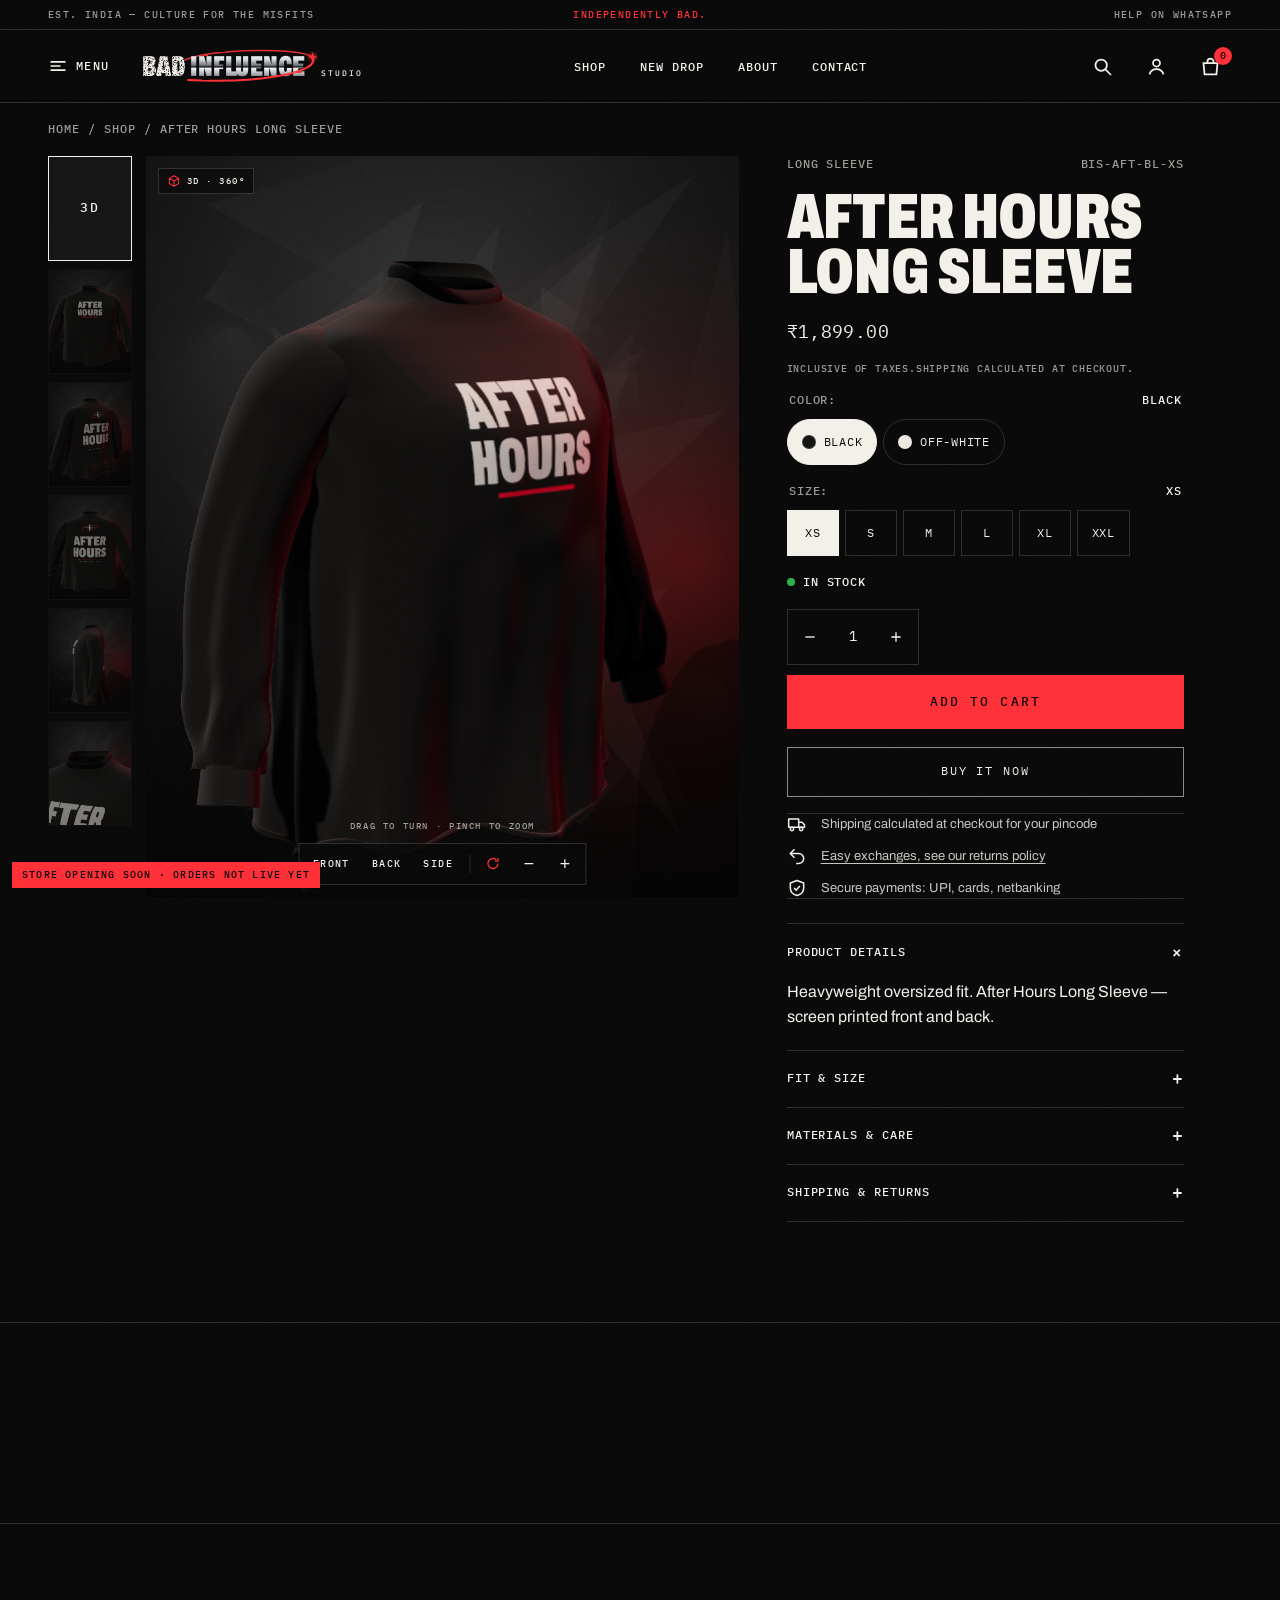
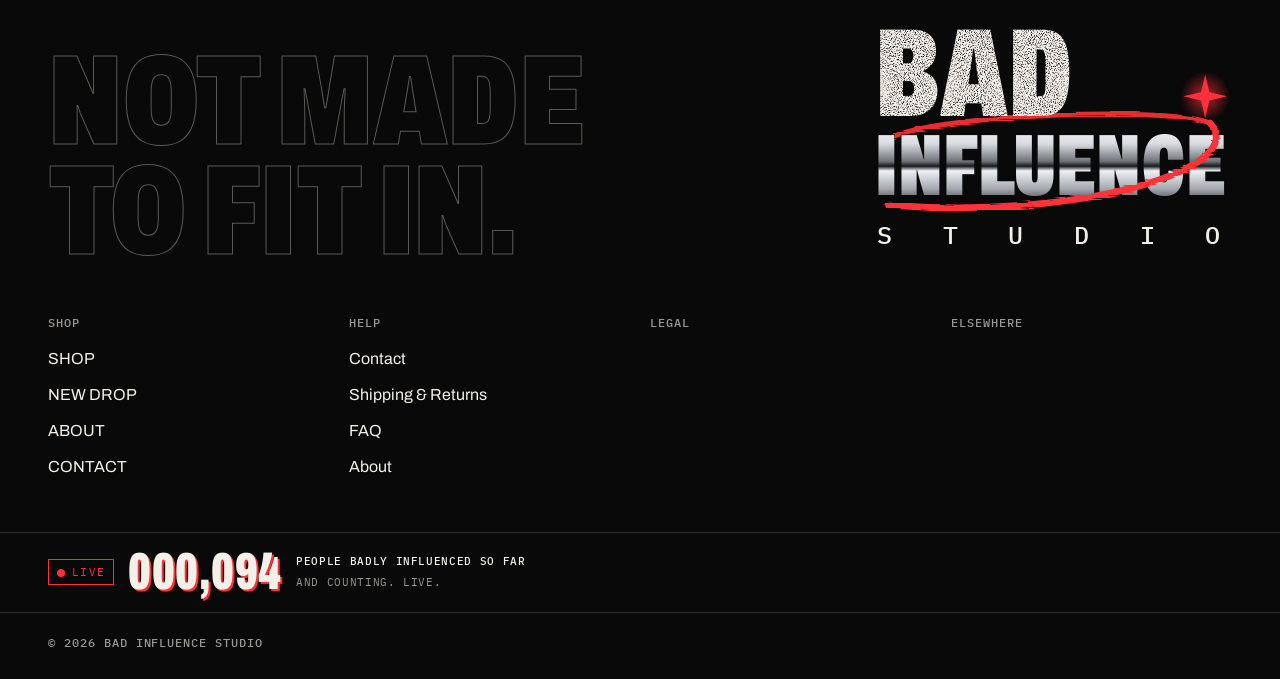
<file: product-after-hours-long-sleeve.html>
<!doctype html>
<html class="no-js" lang="en">
  <head>
    <meta charset="utf-8">
    <meta http-equiv="X-UA-Compatible" content="IE=edge">
    <meta name="viewport" content="width=device-width,initial-scale=1,viewport-fit=cover">
    <meta name="theme-color" content="#090909">
    <link rel="canonical" href="https://www.badinfluencestudio.in/product-after-hours-long-sleeve.html"><link rel="icon" type="image/svg+xml" href="./assets/favicon.svg"><link rel="preconnect" href="https://fonts.googleapis.com">
    <link rel="preconnect" href="https://fonts.gstatic.com" crossorigin>
    <link rel="stylesheet" href="https://fonts.googleapis.com/css2?family=Archivo:wdth,wght@62..125,300..900&family=IBM+Plex+Mono:wght@400;500&family=Mrs+Saint+Delafield&display=swap"><title>After Hours Long Sleeve | Bad Influence Studio</title><meta name="description" content="After Hours Long Sleeve by Bad Influence Studio: heavyweight oversized long sleeve, screen printed front and back. Rs. 1,899. Chatpata streetwear for Gen Z, made in India."><meta property="og:site_name" content="Bad Influence Studio">
<meta property="og:url" content="https://www.badinfluencestudio.in/product-after-hours-long-sleeve.html">
<meta property="og:title" content="After Hours Long Sleeve | Bad Influence Studio">
<meta property="og:type" content="product">
<meta property="og:description" content="After Hours Long Sleeve by Bad Influence Studio: heavyweight oversized long sleeve, screen printed front and back. Rs. 1,899. Chatpata streetwear for Gen Z, made in India."><meta property="og:image" content="https://www.badinfluencestudio.in/assets/print-after-hours-front-dark.png"><meta property="og:locale" content="en_IN"><meta property="og:price:amount" content="1,899.00">
  <meta property="og:price:currency" content="INR"><meta name="twitter:card" content="summary_large_image">
<meta name="twitter:title" content="After Hours Long Sleeve | Bad Influence Studio">
<meta name="twitter:description" content="After Hours Long Sleeve by Bad Influence Studio: heavyweight oversized long sleeve, screen printed front and back. Rs. 1,899. Chatpata streetwear for Gen Z, made in India."><meta name="twitter:image" content="https://www.badinfluencestudio.in/assets/print-after-hours-front-dark.png">


    <link rel="stylesheet" href="./assets/theme.css">
    <style>
  :root {
    --ink: #090909;
    --paper: #F3F0E9;
    --concrete: #777777;
    --acid: #FF3038;
    --chrome: #C9CBCF;
    --ink-rgb: 9, 9, 9;
    --paper-rgb: 243, 240, 233;
    --acid-rgb: 255, 48, 56;
    --whatsapp-offset: 0px;
    --logo-w: 220px;
  }
</style>


    <script>
      document.documentElement.classList.replace('no-js', 'js');
      window.BIS = {
        routes: {
          root: "/",
          cart: "cart.html",
          cartAdd: "/cart/add",
          cartChange: "/cart/change",
          cartUpdate: "/cart/update",
          recommendations: "/recommendations/products"
        },
        moneyFormat: "₹{{amount}}",
        strings: {
          addToCart: "Add to cart",
          soldOut: "Sold out",
          unavailable: "Unavailable",
          adding: "Adding…",
          added: "Added",
          cartError: "Couldn't update your bag. Please try again."
        }
      };
    </script><script type="importmap">
      {
        "imports": {
          "three": "./assets/three.module.min.js",
          "three-bgu": "./assets/three-bgu.js",
          "three-gltf": "./assets/three-gltf-loader.js",
          "bis-3d": "./assets/bis-3d.js"
        }
      }
    </script>
    <script src="./assets/global.js" defer></script>
    <script type="module" src="./assets/bis-mockups.js"></script>

    
  <meta name="robots" content="index, follow, max-image-preview:large"><script src="assets/preview-shim.js"></script></head>

  <body class="template-product scheme-ink">
    <a class="skip-link" href="#MainContent">Skip to content</a>
    <div class="grain" aria-hidden="true"></div>

    <div id="shopify-section-template--announcement" class="shopify-section section-announce"><div class="announce mono" data-announce data-interval="4000"><p class="announce__side announce__side--left">EST. INDIA — CULTURE FOR THE MISFITS</p><ul class="announce__list" role="list" aria-label="Store announcements">
      <li class="announce__item is-active" ><span>INDEPENDENTLY BAD.</span></li><li class="announce__item" ><a href="/collections/all">NEW DROP — OUT NOW</a></li>
    </ul><p class="announce__side announce__side--right">HELP ON WHATSAPP</p></div>
</div><div id="shopify-section-template--header" class="shopify-section section-header"><header class="header" data-header>
  <div class="header__inner">
    <button type="button" class="header__menu-btn mono" aria-controls="MenuDrawer" aria-expanded="false" data-menu-open>
      <svg class="icon" viewBox="0 0 24 24" aria-hidden="true" focusable="false"><path d="M3 7h18M3 12h12M3 17h18" stroke="currentColor" stroke-width="2"/></svg><span class="visually-hidden">Menu</span>
    </button>

    <a href="/" class="header__logo">
      <svg class="logo logo--svg logo--horizontal" viewBox="0 0 610 96" role="img" aria-label="BAD INFLUENCE STUDIO">
      <title>BAD INFLUENCE STUDIO</title>
      <defs>
      <linearGradient id="lgChrome-hdr" x1="0" y1="0" x2="0" y2="1">
        <stop offset="0" stop-color="#ffffff"/><stop offset=".26" stop-color="#d9dce1"/><stop offset=".45" stop-color="#6e7177"/>
        <stop offset=".5" stop-color="#17181a"/><stop offset=".55" stop-color="#eef0f3"/><stop offset=".74" stop-color="#a5a9af"/>
        <stop offset=".9" stop-color="#3b3d41"/><stop offset="1" stop-color="#dfe2e6"/>
      </linearGradient>
      <filter id="lgRough-hdr" x="-5%" y="-5%" width="110%" height="110%">
        <feTurbulence type="fractalNoise" baseFrequency=".85" numOctaves="2" seed="3" result="n"/>
        <feColorMatrix in="n" type="matrix" values="0 0 0 0 0  0 0 0 0 0  0 0 0 0 0  0 0 0 -3.2 2.55" result="m"/>
        <feComposite in="SourceGraphic" in2="m" operator="in"/>
      </filter>
      <filter id="lgBrush-hdr" x="-10%" y="-40%" width="120%" height="180%">
        <feTurbulence type="fractalNoise" baseFrequency=".015 .9" numOctaves="2" seed="8" result="t"/>
        <feDisplacementMap in="SourceGraphic" in2="t" scale="5"/>
      </filter>
      <radialGradient id="lgGlow-hdr"><stop offset="0" stop-color="#FF3038" stop-opacity=".7"/><stop offset="1" stop-color="#FF3038" stop-opacity="0"/></radialGradient>
    </defs>
      <path d="M120 30 C 200 -2, 440 -4, 472 22" fill="none" stroke="#FF3038" stroke-width="4.5" stroke-linecap="round" opacity=".9" filter="url(#lgBrush-hdr)"/>
      <text x="0" y="76" font-family="Archivo, 'Arial Narrow', sans-serif" font-weight="900" font-size="80" style="font-stretch:62%" textLength="122" lengthAdjust="spacingAndGlyphs" fill="#F3F0E9" filter="url(#lgRough-hdr)">BAD</text>
      <text x="134" y="76" font-family="Archivo, 'Arial Narrow', sans-serif" font-weight="900" font-size="80" style="font-stretch:62%" textLength="318" lengthAdjust="spacingAndGlyphs" fill="url(#lgChrome-hdr)" stroke="#0b0b0c" stroke-width="1.2" paint-order="stroke">INFLUENCE</text>
      <path d="M472 22 C 500 64, 330 96, 128 86" fill="none" stroke="#FF3038" stroke-width="6" stroke-linecap="round" filter="url(#lgBrush-hdr)"/>
      <circle cx="473" cy="22" r="17" fill="url(#lgGlow-hdr)"/>
      <path d="M473 8 L476 19 L487 22 L476 25 L473 36 L470 25 L459 22 L470 19 Z" fill="#FF3038"/>
      <text x="496" y="76" font-family="'IBM Plex Mono', ui-monospace, monospace" font-weight="500" font-size="21" textLength="112" lengthAdjust="spacing" fill="#F3F0E9">STUDIO</text>
    </svg>
    </a>

    <nav class="header__nav" aria-label="Primary">
      <ul role="list"><li><a href="/collections/all" class="header__link mono">SHOP</a></li><li><a href="/collections/new-drop" class="header__link mono">NEW DROP</a></li><li><a href="/pages/about" class="header__link mono">ABOUT</a></li><li><a href="/pages/contact" class="header__link mono">CONTACT</a></li></ul>
    </nav>

    <div class="header__actions">
      <button type="button" class="header__action mono" aria-controls="SearchDialog" data-search-open>
        <svg class="icon" viewBox="0 0 24 24" aria-hidden="true" focusable="false"><circle cx="10.5" cy="10.5" r="6.5" fill="none" stroke="currentColor" stroke-width="2"/><path d="M15.5 15.5 21 21" stroke="currentColor" stroke-width="2" stroke-linecap="square"/></svg><span class="visually-hidden">Search</span>
      </button><a href="/account" class="header__action mono header__action--account">
          <svg class="icon" viewBox="0 0 24 24" aria-hidden="true" focusable="false"><circle cx="12" cy="8" r="4" fill="none" stroke="currentColor" stroke-width="2"/><path d="M4 21c1.2-4 4.2-6 8-6s6.8 2 8 6" fill="none" stroke="currentColor" stroke-width="2"/></svg><span class="visually-hidden">Log in</span>
        </a><a href="cart.html" class="header__action header__bag mono" data-cart-open aria-controls="CartDrawer">
        <svg class="icon" viewBox="0 0 24 24" aria-hidden="true" focusable="false"><path d="M4 8h16l-1.2 13H5.2z" fill="none" stroke="currentColor" stroke-width="2" stroke-linejoin="miter"/><path d="M8.5 8V6.5a3.5 3.5 0 0 1 7 0V8" fill="none" stroke="currentColor" stroke-width="2"/></svg>
        <span class="header__bag-count" data-cart-count aria-hidden="true">0</span>
        <span class="visually-hidden" data-cart-count-label>Bag, 0 items</span>
      </a>
    </div>
  </div>
</header>

<dialog class="menu-drawer menu-drawer--spine scheme-ink" id="MenuDrawer" aria-label="Menu" data-menu-drawer>
  <div class="menu-drawer__top">
    <svg class="logo logo--svg logo--horizontal" viewBox="0 0 610 96" role="img" aria-label="BAD INFLUENCE STUDIO">
      <title>BAD INFLUENCE STUDIO</title>
      <defs>
      <linearGradient id="lgChrome-menu" x1="0" y1="0" x2="0" y2="1">
        <stop offset="0" stop-color="#ffffff"/><stop offset=".26" stop-color="#d9dce1"/><stop offset=".45" stop-color="#6e7177"/>
        <stop offset=".5" stop-color="#17181a"/><stop offset=".55" stop-color="#eef0f3"/><stop offset=".74" stop-color="#a5a9af"/>
        <stop offset=".9" stop-color="#3b3d41"/><stop offset="1" stop-color="#dfe2e6"/>
      </linearGradient>
      <filter id="lgRough-menu" x="-5%" y="-5%" width="110%" height="110%">
        <feTurbulence type="fractalNoise" baseFrequency=".85" numOctaves="2" seed="3" result="n"/>
        <feColorMatrix in="n" type="matrix" values="0 0 0 0 0  0 0 0 0 0  0 0 0 0 0  0 0 0 -3.2 2.55" result="m"/>
        <feComposite in="SourceGraphic" in2="m" operator="in"/>
      </filter>
      <filter id="lgBrush-menu" x="-10%" y="-40%" width="120%" height="180%">
        <feTurbulence type="fractalNoise" baseFrequency=".015 .9" numOctaves="2" seed="8" result="t"/>
        <feDisplacementMap in="SourceGraphic" in2="t" scale="5"/>
      </filter>
      <radialGradient id="lgGlow-menu"><stop offset="0" stop-color="#FF3038" stop-opacity=".7"/><stop offset="1" stop-color="#FF3038" stop-opacity="0"/></radialGradient>
    </defs>
      <path d="M120 30 C 200 -2, 440 -4, 472 22" fill="none" stroke="#FF3038" stroke-width="4.5" stroke-linecap="round" opacity=".9" filter="url(#lgBrush-menu)"/>
      <text x="0" y="76" font-family="Archivo, 'Arial Narrow', sans-serif" font-weight="900" font-size="80" style="font-stretch:62%" textLength="122" lengthAdjust="spacingAndGlyphs" fill="#F3F0E9" filter="url(#lgRough-menu)">BAD</text>
      <text x="134" y="76" font-family="Archivo, 'Arial Narrow', sans-serif" font-weight="900" font-size="80" style="font-stretch:62%" textLength="318" lengthAdjust="spacingAndGlyphs" fill="url(#lgChrome-menu)" stroke="#0b0b0c" stroke-width="1.2" paint-order="stroke">INFLUENCE</text>
      <path d="M472 22 C 500 64, 330 96, 128 86" fill="none" stroke="#FF3038" stroke-width="6" stroke-linecap="round" filter="url(#lgBrush-menu)"/>
      <circle cx="473" cy="22" r="17" fill="url(#lgGlow-menu)"/>
      <path d="M473 8 L476 19 L487 22 L476 25 L473 36 L470 25 L459 22 L470 19 Z" fill="#FF3038"/>
      <text x="496" y="76" font-family="'IBM Plex Mono', ui-monospace, monospace" font-weight="500" font-size="21" textLength="112" lengthAdjust="spacing" fill="#F3F0E9">STUDIO</text>
    </svg>
    <button type="button" class="icon-btn" data-dialog-close aria-label="Close menu"><svg class="icon" viewBox="0 0 24 24" aria-hidden="true" focusable="false"><path d="m5 5 14 14M19 5 5 19" stroke="currentColor" stroke-width="2"/></svg></button>
  </div>
  <nav aria-label="Mobile">
    <div class="spine" data-spine>
      <a href="/collections/all" class="spine__link" data-spine-at="1"><span class="spine__num">01</span>Shop all</a>
      <a href="/collections/new-drop" class="spine__link" data-spine-at="3"><span class="spine__num">02</span>New drop</a>
      <a href="/products/bad-habit-tee" class="spine__link" data-spine-at="5"><span class="spine__num">03</span>Tees</a>
      <a href="/products/after-hours-long-sleeve" class="spine__link" data-spine-at="7"><span class="spine__num">04</span>Long<br>sleeves</a>
      <a href="/products/no-good-influence-hoodie" class="spine__link" data-spine-at="9"><span class="spine__num">05</span>Hoodies</a>
      <a href="/pages/about" class="spine__link" data-spine-at="11"><span class="spine__num">06</span>About</a>
    </div>
  </nav>
  <div class="menu-drawer__foot mono"><a href="/account">Log in</a><span class="menu-drawer__tag">Not made to fit in.</span>
  </div>
</dialog>

<dialog class="search-dialog scheme-ink" id="SearchDialog" aria-label="Search" data-search-dialog>
  <form action="/search" method="get" role="search" class="search-dialog__form">
    <label for="SearchInput" class="mono">Search the studio</label>
    <div class="search-dialog__row">
      <input id="SearchInput" type="search" name="q" value="" placeholder="Tees, hoodies, bad ideas…" autocomplete="off">
      <input type="hidden" name="type" value="product">
      <button type="submit" class="btn btn--light">Search</button>
    </div>
  </form>
  <button type="button" class="icon-btn search-dialog__close" data-dialog-close aria-label="Close search"><svg class="icon" viewBox="0 0 24 24" aria-hidden="true" focusable="false"><path d="m5 5 14 14M19 5 5 19" stroke="currentColor" stroke-width="2"/></svg></button>
</dialog>


</div><div id="shopify-section-template--main" class="shopify-section section-product"><section class="pdp scheme-ink" data-product-section data-section-id="template--main" data-product-handle="after-hours-long-sleeve" data-product-id="7004">
  <nav class="crumbs mono page-width" aria-label="Breadcrumb">
    <a href="/">Home</a><span aria-hidden="true">/</span><a href="shop.html">Shop</a><span aria-hidden="true">/</span><span aria-current="page">AFTER HOURS LONG SLEEVE</span>
  </nav>

  <div class="pdp__grid">
    <div class="pdp__gallery" data-gallery>
      <ul class="pdp__media" role="list" data-gallery-track aria-label="Product media"><li class="pdp__slide pdp__slide--model" data-media-id="mock-0">
            <bis-tee3d class="tee3d pdp__viewer" data-tee3d="{&quot;garment&quot;:&quot;longsleeve&quot;,&quot;color&quot;:&quot;#141414&quot;,&quot;colors&quot;:[{&quot;name&quot;:&quot;Black&quot;,&quot;hex&quot;:&quot;#141414&quot;},{&quot;name&quot;:&quot;Off-White&quot;,&quot;hex&quot;:&quot;#ECE8DF&quot;}],&quot;print&quot;:&quot;AFTER|HOURS&quot;,&quot;mannequin&quot;:&quot;none&quot;,&quot;view&quot;:&quot;front34&quot;,&quot;autoRotate&quot;:true,&quot;backdrop&quot;:true,&quot;title&quot;:&quot;AFTER HOURS LONG SLEEVE&quot;,&quot;printFront&quot;:&quot;./assets/print-after-hours-front-light.png&quot;,&quot;printBack&quot;:&quot;./assets/print-after-hours-back-light.png&quot;,&quot;printFrontAlt&quot;:&quot;./assets/print-after-hours-front-dark.png&quot;,&quot;printBackAlt&quot;:&quot;./assets/print-after-hours-back-dark.png&quot;}" data-eager>
  <div class="tee3d__poster" aria-hidden="true"></div>
  <canvas class="tee3d__canvas" role="img" aria-label="Interactive 3D view of AFTER HOURS LONG SLEEVE. Drag or use the arrow keys to turn it, plus and minus to zoom."></canvas>
  <span class="tee3d__loading mono" aria-hidden="true"><span class="tee3d__spinner"></span>Loading 3D</span>
  <span class="tee3d__badge mono" aria-hidden="true"><svg class="icon" viewBox="0 0 24 24" aria-hidden="true" focusable="false"><path d="M12 3 4 7.5v9L12 21l8-4.5v-9z M4 7.5 12 12l8-4.5 M12 12v9" fill="none" stroke="currentColor" stroke-width="1.8" stroke-linejoin="round"/></svg>3D · 360°</span>
  <span class="tee3d__hint mono" aria-hidden="true">Drag to turn · pinch to zoom</span>
  <p class="visually-hidden" role="status" aria-live="polite" data-tee3d-status></p><div class="tee3d__controls" role="toolbar" aria-label="3D view controls">
      <button type="button" class="tee3d__btn mono" data-tee3d-action="front">Front</button>
      <button type="button" class="tee3d__btn mono" data-tee3d-action="back">Back</button>
      <button type="button" class="tee3d__btn mono" data-tee3d-action="side">Side</button>
      <span class="tee3d__sep" aria-hidden="true"></span>
      <button type="button" class="tee3d__btn tee3d__btn--icon" data-tee3d-action="spin" aria-pressed="true" aria-label="Auto-rotate"><svg class="icon" viewBox="0 0 24 24" aria-hidden="true" focusable="false"><path d="M20 12a8 8 0 1 1-2.6-5.9" fill="none" stroke="currentColor" stroke-width="2"/><path d="M20 3v5h-5" fill="none" stroke="currentColor" stroke-width="2"/></svg></button>
      <button type="button" class="tee3d__btn tee3d__btn--icon" data-tee3d-action="zoom-out" aria-label="Zoom out"><svg class="icon" viewBox="0 0 24 24" aria-hidden="true" focusable="false"><path d="M5 12h14" stroke="currentColor" stroke-width="2"/></svg></button>
      <button type="button" class="tee3d__btn tee3d__btn--icon" data-tee3d-action="zoom-in" aria-label="Zoom in"><svg class="icon" viewBox="0 0 24 24" aria-hidden="true" focusable="false"><path d="M12 5v14M5 12h14" stroke="currentColor" stroke-width="2"/></svg></button>
    </div></bis-tee3d>
<script type="module" src="./assets/tee-3d.js"></script>

          </li><li class="pdp__slide" data-media-id="mock-1">
              <div class="mock-host pdp__mock"><img class="mock3d " data-mock3d="{&quot;type&quot;:&quot;Long Sleeve&quot;,&quot;title&quot;:&quot;AFTER HOURS LONG SLEEVE&quot;,&quot;color&quot;:&quot;Black&quot;,&quot;print&quot;:&quot;AFTER|HOURS&quot;,&quot;back&quot;:&quot;&quot;,&quot;view&quot;:&quot;front&quot;,&quot;mannequin&quot;:&quot;none&quot;,&quot;seed&quot;:25,&quot;printFront&quot;:&quot;./assets/print-after-hours-front-light.png&quot;,&quot;printBack&quot;:&quot;./assets/print-after-hours-back-light.png&quot;,&quot;printFrontAlt&quot;:&quot;./assets/print-after-hours-front-dark.png&quot;,&quot;printBackAlt&quot;:&quot;./assets/print-after-hours-back-dark.png&quot;}" src="[data-uri]" alt="AFTER HOURS LONG SLEEVE — 3D mockup, front view" width="1000" height="1250" loading="lazy"><span class="mock-tag mono" aria-hidden="true">3D mockup</span></div>
            </li><li class="pdp__slide" data-media-id="mock-2">
              <div class="mock-host pdp__mock"><img class="mock3d " data-mock3d="{&quot;type&quot;:&quot;Long Sleeve&quot;,&quot;title&quot;:&quot;AFTER HOURS LONG SLEEVE&quot;,&quot;color&quot;:&quot;Black&quot;,&quot;print&quot;:&quot;AFTER|HOURS&quot;,&quot;back&quot;:&quot;&quot;,&quot;view&quot;:&quot;back34&quot;,&quot;mannequin&quot;:&quot;none&quot;,&quot;seed&quot;:25,&quot;printFront&quot;:&quot;./assets/print-after-hours-front-light.png&quot;,&quot;printBack&quot;:&quot;./assets/print-after-hours-back-light.png&quot;,&quot;printFrontAlt&quot;:&quot;./assets/print-after-hours-front-dark.png&quot;,&quot;printBackAlt&quot;:&quot;./assets/print-after-hours-back-dark.png&quot;}" src="[data-uri]" alt="AFTER HOURS LONG SLEEVE — 3D mockup, back34 view" width="1000" height="1250" loading="lazy"><span class="mock-tag mono" aria-hidden="true">3D mockup</span></div>
            </li><li class="pdp__slide" data-media-id="mock-3">
              <div class="mock-host pdp__mock"><img class="mock3d " data-mock3d="{&quot;type&quot;:&quot;Long Sleeve&quot;,&quot;title&quot;:&quot;AFTER HOURS LONG SLEEVE&quot;,&quot;color&quot;:&quot;Black&quot;,&quot;print&quot;:&quot;AFTER|HOURS&quot;,&quot;back&quot;:&quot;&quot;,&quot;view&quot;:&quot;back&quot;,&quot;mannequin&quot;:&quot;none&quot;,&quot;seed&quot;:25,&quot;printFront&quot;:&quot;./assets/print-after-hours-front-light.png&quot;,&quot;printBack&quot;:&quot;./assets/print-after-hours-back-light.png&quot;,&quot;printFrontAlt&quot;:&quot;./assets/print-after-hours-front-dark.png&quot;,&quot;printBackAlt&quot;:&quot;./assets/print-after-hours-back-dark.png&quot;}" src="[data-uri]" alt="AFTER HOURS LONG SLEEVE — 3D mockup, back view" width="1000" height="1250" loading="lazy"><span class="mock-tag mono" aria-hidden="true">3D mockup</span></div>
            </li><li class="pdp__slide" data-media-id="mock-4">
              <div class="mock-host pdp__mock"><img class="mock3d " data-mock3d="{&quot;type&quot;:&quot;Long Sleeve&quot;,&quot;title&quot;:&quot;AFTER HOURS LONG SLEEVE&quot;,&quot;color&quot;:&quot;Black&quot;,&quot;print&quot;:&quot;AFTER|HOURS&quot;,&quot;back&quot;:&quot;&quot;,&quot;view&quot;:&quot;side&quot;,&quot;mannequin&quot;:&quot;none&quot;,&quot;seed&quot;:25,&quot;printFront&quot;:&quot;./assets/print-after-hours-front-light.png&quot;,&quot;printBack&quot;:&quot;./assets/print-after-hours-back-light.png&quot;,&quot;printFrontAlt&quot;:&quot;./assets/print-after-hours-front-dark.png&quot;,&quot;printBackAlt&quot;:&quot;./assets/print-after-hours-back-dark.png&quot;}" src="[data-uri]" alt="AFTER HOURS LONG SLEEVE — 3D mockup, side view" width="1000" height="1250" loading="lazy"><span class="mock-tag mono" aria-hidden="true">3D mockup</span></div>
            </li><li class="pdp__slide" data-media-id="mock-5">
              <div class="mock-host pdp__mock"><img class="mock3d " data-mock3d="{&quot;type&quot;:&quot;Long Sleeve&quot;,&quot;title&quot;:&quot;AFTER HOURS LONG SLEEVE&quot;,&quot;color&quot;:&quot;Black&quot;,&quot;print&quot;:&quot;AFTER|HOURS&quot;,&quot;back&quot;:&quot;&quot;,&quot;view&quot;:&quot;collar&quot;,&quot;mannequin&quot;:&quot;none&quot;,&quot;seed&quot;:25,&quot;printFront&quot;:&quot;./assets/print-after-hours-front-light.png&quot;,&quot;printBack&quot;:&quot;./assets/print-after-hours-back-light.png&quot;,&quot;printFrontAlt&quot;:&quot;./assets/print-after-hours-front-dark.png&quot;,&quot;printBackAlt&quot;:&quot;./assets/print-after-hours-back-dark.png&quot;}" src="[data-uri]" alt="AFTER HOURS LONG SLEEVE — 3D mockup, collar view" width="1000" height="1250" loading="lazy"><span class="mock-tag mono" aria-hidden="true">3D mockup</span></div>
            </li></ul><p class="pdp__counter mono" aria-hidden="true"><span data-gallery-index>1</span> / 6</p>
        <ul class="pdp__thumbs" role="list" aria-label="Choose view">
          <li><button type="button" class="pdp__thumb pdp__thumb--3d is-active" data-thumb="mock-0" aria-label="Show interactive 3D mockup" aria-current="true"><span class="mono">3D</span></button></li><li><button type="button" class="pdp__thumb" data-thumb="mock-1" aria-label="Show front view"><img class="mock3d mock3d--mirror " data-mock3d-mirror="{&quot;type&quot;:&quot;Long Sleeve&quot;,&quot;title&quot;:&quot;AFTER HOURS LONG SLEEVE&quot;,&quot;color&quot;:&quot;Black&quot;,&quot;print&quot;:&quot;AFTER|HOURS&quot;,&quot;back&quot;:&quot;&quot;,&quot;view&quot;:&quot;front&quot;,&quot;mannequin&quot;:&quot;none&quot;,&quot;seed&quot;:25,&quot;printFront&quot;:&quot;./assets/print-after-hours-front-light.png&quot;,&quot;printBack&quot;:&quot;./assets/print-after-hours-back-light.png&quot;,&quot;printFrontAlt&quot;:&quot;./assets/print-after-hours-front-dark.png&quot;,&quot;printBackAlt&quot;:&quot;./assets/print-after-hours-back-dark.png&quot;}" src="[data-uri]" alt="" width="160" height="200"></button></li><li><button type="button" class="pdp__thumb" data-thumb="mock-2" aria-label="Show back34 view"><img class="mock3d mock3d--mirror " data-mock3d-mirror="{&quot;type&quot;:&quot;Long Sleeve&quot;,&quot;title&quot;:&quot;AFTER HOURS LONG SLEEVE&quot;,&quot;color&quot;:&quot;Black&quot;,&quot;print&quot;:&quot;AFTER|HOURS&quot;,&quot;back&quot;:&quot;&quot;,&quot;view&quot;:&quot;back34&quot;,&quot;mannequin&quot;:&quot;none&quot;,&quot;seed&quot;:25,&quot;printFront&quot;:&quot;./assets/print-after-hours-front-light.png&quot;,&quot;printBack&quot;:&quot;./assets/print-after-hours-back-light.png&quot;,&quot;printFrontAlt&quot;:&quot;./assets/print-after-hours-front-dark.png&quot;,&quot;printBackAlt&quot;:&quot;./assets/print-after-hours-back-dark.png&quot;}" src="[data-uri]" alt="" width="160" height="200"></button></li><li><button type="button" class="pdp__thumb" data-thumb="mock-3" aria-label="Show back view"><img class="mock3d mock3d--mirror " data-mock3d-mirror="{&quot;type&quot;:&quot;Long Sleeve&quot;,&quot;title&quot;:&quot;AFTER HOURS LONG SLEEVE&quot;,&quot;color&quot;:&quot;Black&quot;,&quot;print&quot;:&quot;AFTER|HOURS&quot;,&quot;back&quot;:&quot;&quot;,&quot;view&quot;:&quot;back&quot;,&quot;mannequin&quot;:&quot;none&quot;,&quot;seed&quot;:25,&quot;printFront&quot;:&quot;./assets/print-after-hours-front-light.png&quot;,&quot;printBack&quot;:&quot;./assets/print-after-hours-back-light.png&quot;,&quot;printFrontAlt&quot;:&quot;./assets/print-after-hours-front-dark.png&quot;,&quot;printBackAlt&quot;:&quot;./assets/print-after-hours-back-dark.png&quot;}" src="[data-uri]" alt="" width="160" height="200"></button></li><li><button type="button" class="pdp__thumb" data-thumb="mock-4" aria-label="Show side view"><img class="mock3d mock3d--mirror " data-mock3d-mirror="{&quot;type&quot;:&quot;Long Sleeve&quot;,&quot;title&quot;:&quot;AFTER HOURS LONG SLEEVE&quot;,&quot;color&quot;:&quot;Black&quot;,&quot;print&quot;:&quot;AFTER|HOURS&quot;,&quot;back&quot;:&quot;&quot;,&quot;view&quot;:&quot;side&quot;,&quot;mannequin&quot;:&quot;none&quot;,&quot;seed&quot;:25,&quot;printFront&quot;:&quot;./assets/print-after-hours-front-light.png&quot;,&quot;printBack&quot;:&quot;./assets/print-after-hours-back-light.png&quot;,&quot;printFrontAlt&quot;:&quot;./assets/print-after-hours-front-dark.png&quot;,&quot;printBackAlt&quot;:&quot;./assets/print-after-hours-back-dark.png&quot;}" src="[data-uri]" alt="" width="160" height="200"></button></li><li><button type="button" class="pdp__thumb" data-thumb="mock-5" aria-label="Show collar view"><img class="mock3d mock3d--mirror " data-mock3d-mirror="{&quot;type&quot;:&quot;Long Sleeve&quot;,&quot;title&quot;:&quot;AFTER HOURS LONG SLEEVE&quot;,&quot;color&quot;:&quot;Black&quot;,&quot;print&quot;:&quot;AFTER|HOURS&quot;,&quot;back&quot;:&quot;&quot;,&quot;view&quot;:&quot;collar&quot;,&quot;mannequin&quot;:&quot;none&quot;,&quot;seed&quot;:25,&quot;printFront&quot;:&quot;./assets/print-after-hours-front-light.png&quot;,&quot;printBack&quot;:&quot;./assets/print-after-hours-back-light.png&quot;,&quot;printFrontAlt&quot;:&quot;./assets/print-after-hours-front-dark.png&quot;,&quot;printBackAlt&quot;:&quot;./assets/print-after-hours-back-dark.png&quot;}" src="[data-uri]" alt="" width="160" height="200"></button></li></ul></div>

    <div class="pdp__info">
      <div class="pdp__sticky">
        <p class="pdp__meta mono">
          <span>Long Sleeve</span>
          <span data-variant-sku>BIS-AFT-BL-XS</span>
        </p><h1 class="pdp__title display">AFTER HOURS LONG SLEEVE</h1>

        <div class="pdp__price-row">
          <div class="pdp__price" data-variant-price>
            <div class="price" data-price>
  <span class="visually-hidden">Price</span>
  <span class="price__current" data-price-current>₹1,899.00</span><s class="price__compare" data-price-compare hidden></s></div>
          </div></div>
        <p class="pdp__tax mono">Inclusive of taxes.Shipping calculated at checkout.
        </p><form method="post" action="/cart/add" id="ProductForm-template--main" class="pdp__form" novalidate="novalidate" data-product-form=""><input type="hidden" name="id" value="5001" data-variant-id><div class="picker" data-variant-picker><fieldset class="picker__group" data-option-index="0">
                  <legend class="picker__legend mono">
                    Color: <span data-option-selected>Black</span></legend>
                  <div class="picker__values"><input type="radio" class="picker__radio visually-hidden" id="Opt-template--main-0-0" name="option-0" value="Black" checked>
                      <label for="Opt-template--main-0-0" class="chip chip--swatch" data-option-value="Black"><span class="chip__dot" style="background: #141414"></span>Black
                      </label><input type="radio" class="picker__radio visually-hidden" id="Opt-template--main-0-1" name="option-0" value="Off-White">
                      <label for="Opt-template--main-0-1" class="chip chip--swatch" data-option-value="Off-White"><span class="chip__dot" style="background: #ECE8DF"></span>Off-White
                      </label></div>
                </fieldset><fieldset class="picker__group" data-option-index="1">
                  <legend class="picker__legend mono">
                    Size: <span data-option-selected>XS</span></legend>
                  <div class="picker__values"><input type="radio" class="picker__radio visually-hidden" id="Opt-template--main-1-0" name="option-1" value="XS" checked>
                      <label for="Opt-template--main-1-0" class="chip" data-option-value="XS">XS
                      </label><input type="radio" class="picker__radio visually-hidden" id="Opt-template--main-1-1" name="option-1" value="S">
                      <label for="Opt-template--main-1-1" class="chip" data-option-value="S">S
                      </label><input type="radio" class="picker__radio visually-hidden" id="Opt-template--main-1-2" name="option-1" value="M">
                      <label for="Opt-template--main-1-2" class="chip" data-option-value="M">M
                      </label><input type="radio" class="picker__radio visually-hidden" id="Opt-template--main-1-3" name="option-1" value="L">
                      <label for="Opt-template--main-1-3" class="chip" data-option-value="L">L
                      </label><input type="radio" class="picker__radio visually-hidden" id="Opt-template--main-1-4" name="option-1" value="XL">
                      <label for="Opt-template--main-1-4" class="chip" data-option-value="XL">XL
                      </label><input type="radio" class="picker__radio visually-hidden" id="Opt-template--main-1-5" name="option-1" value="XXL">
                      <label for="Opt-template--main-1-5" class="chip" data-option-value="XXL">XXL
                      </label></div>
                </fieldset></div><p class="pdp__stock mono" data-stock aria-live="polite"><span class="dot dot--ok"></span>In stock</p>

          <div class="pdp__buy">
            <div class="qty" data-qty>
              <button type="button" class="qty__btn" data-qty-minus aria-label="Decrease quantity"><svg class="icon" viewBox="0 0 24 24" aria-hidden="true" focusable="false"><path d="M5 12h14" stroke="currentColor" stroke-width="2"/></svg></button>
              <label for="Qty-template--main" class="visually-hidden">Quantity</label>
              <input id="Qty-template--main" class="qty__input" type="number" name="quantity" value="1" min="1" inputmode="numeric">
              <button type="button" class="qty__btn" data-qty-plus aria-label="Increase quantity"><svg class="icon" viewBox="0 0 24 24" aria-hidden="true" focusable="false"><path d="M12 5v14M5 12h14" stroke="currentColor" stroke-width="2"/></svg></button>
            </div>
            <button type="submit" name="add" class="btn btn--acid btn--block pdp__add" data-add-button >
              <span data-add-label>Add to cart</span>
            </button>
          </div>
          <p class="form-error mono" role="alert" data-form-error hidden></p><div class="pdp__dynamic"><button type="button" class="shopify-payment-button__button shopify-payment-button__button--unbranded">Buy it now</button></div></form><ul class="pdp__trust" role="list"><li><svg class="icon" viewBox="0 0 24 24" aria-hidden="true" focusable="false"><path d="M2 6h12v10H2zM14 10h4l3 3v3h-7z" fill="none" stroke="currentColor" stroke-width="1.8" stroke-linejoin="round"/><circle cx="6" cy="18" r="2" fill="none" stroke="currentColor" stroke-width="1.8"/><circle cx="17" cy="18" r="2" fill="none" stroke="currentColor" stroke-width="1.8"/></svg><span>Shipping calculated at checkout for your pincode</span></li><li><svg class="icon" viewBox="0 0 24 24" aria-hidden="true" focusable="false"><path d="M9 14 4 9l5-5" fill="none" stroke="currentColor" stroke-width="1.8"/><path d="M4 9h10a6 6 0 0 1 0 12h-3" fill="none" stroke="currentColor" stroke-width="1.8"/></svg><span><a href="/policies/refund-policy">Easy exchanges, see our returns policy</a></span></li><li><svg class="icon" viewBox="0 0 24 24" aria-hidden="true" focusable="false"><path d="M12 3 4 6v6c0 5 3.5 8 8 9 4.5-1 8-4 8-9V6z" fill="none" stroke="currentColor" stroke-width="1.8" stroke-linejoin="round"/><path d="m8.5 12 2.5 2.5 4.5-5" fill="none" stroke="currentColor" stroke-width="1.8"/></svg><span>Secure payments: UPI, cards, netbanking</span></li></ul>

        <div class="pdp__acc"><details class="acc" open>
              <summary class="acc__sum mono">Product details</summary>
              <div class="acc__body rte"><p>Heavyweight oversized fit. After Hours Long Sleeve — screen printed front and back. </p></div>
            </details><details class="acc">
              <summary class="acc__sum mono">Fit &amp; size</summary>
              <div class="acc__body">
                <dl class="spec mono"><div><dt>Fit</dt><dd>Oversized, drop shoulder</dd></div><div><dt>Model</dt><dd>Model is 6'0" wearing L</dd></div></dl></div>
            </details><details class="acc">
              <summary class="acc__sum mono">Materials &amp; care</summary>
              <div class="acc__body">
                <dl class="spec mono"><div><dt>Fabric</dt><dd>100% cotton, bio-washed</dd></div><div><dt>Weight</dt><dd>240 GSM</dd></div></dl><div class="rte">Cold wash inside out. Do not iron on print.</div></div>
            </details><details class="acc">
            <summary class="acc__sum mono">Shipping &amp; returns</summary>
            <div class="acc__body rte">
              <p>Shipping charges and delivery estimates are calculated at checkout for your pincode.</p>
              <p class="acc__links"><a href="/policies/shipping-policy">Shipping policy</a><a href="/policies/refund-policy">Returns &amp; refunds</a></p>
            </div>
          </details>
        </div>


      </div>
    </div>
  </div><div class="buybar scheme-ink" data-buybar aria-hidden="true">
    <div class="buybar__info">
      <span class="buybar__title">AFTER HOURS LONG SLEEVE</span>
      <span class="buybar__price mono" data-buybar-price>₹1,899.00</span>
    </div>
    <button type="submit" form="ProductForm-template--main" class="btn btn--acid btn--sm" data-buybar-button tabindex="-1" >
      <span data-add-label>Add to cart</span>
    </button>
  </div><script type="application/json" data-product-json>{"id": 7004, "handle": "after-hours-long-sleeve", "title": "AFTER HOURS LONG SLEEVE", "type": "Long Sleeve", "vendor": "BAD INFLUENCE STUDIO", "url": "/products/after-hours-long-sleeve", "price": 189900, "price_min": 189900, "price_max": 189900, "price_varies": false, "compare_at_price": null, "compare_at_price_max": 0, "compare_at_price_min": 0, "available": true, "variants": [{"id": 5001, "title": "Black / XS", "price": 189900, "compare_at_price": null, "available": true, "option1": "Black", "option2": "XS", "options": ["Black", "XS"], "sku": "BIS-AFT-BL-XS", "url": "/products/after-hours-long-sleeve?variant=5001", "inventory_management": "shopify", "inventory_policy": "deny", "inventory_quantity": 12, "featured_media": null, "unit_price_measurement": null, "requires_selling_plan": false, "selected": false}, {"id": 5002, "title": "Black / S", "price": 189900, "compare_at_price": null, "available": true, "option1": "Black", "option2": "S", "options": ["Black", "S"], "sku": "BIS-AFT-BL-S", "url": "/products/after-hours-long-sleeve?variant=5002", "inventory_management": "shopify", "inventory_policy": "deny", "inventory_quantity": 12, "featured_media": null, "unit_price_measurement": null, "requires_selling_plan": false, "selected": false}, {"id": 5003, "title": "Black / M", "price": 189900, "compare_at_price": null, "available": true, "option1": "Black", "option2": "M", "options": ["Black", "M"], "sku": "BIS-AFT-BL-M", "url": "/products/after-hours-long-sleeve?variant=5003", "inventory_management": "shopify", "inventory_policy": "deny", "inventory_quantity": 12, "featured_media": null, "unit_price_measurement": null, "requires_selling_plan": false, "selected": false}, {"id": 5004, "title": "Black / L", "price": 189900, "compare_at_price": null, "available": true, "option1": "Black", "option2": "L", "options": ["Black", "L"], "sku": "BIS-AFT-BL-L", "url": "/products/after-hours-long-sleeve?variant=5004", "inventory_management": "shopify", "inventory_policy": "deny", "inventory_quantity": 12, "featured_media": null, "unit_price_measurement": null, "requires_selling_plan": false, "selected": false}, {"id": 5005, "title": "Black / XL", "price": 189900, "compare_at_price": null, "available": true, "option1": "Black", "option2": "XL", "options": ["Black", "XL"], "sku": "BIS-AFT-BL-XL", "url": "/products/after-hours-long-sleeve?variant=5005", "inventory_management": "shopify", "inventory_policy": "deny", "inventory_quantity": 12, "featured_media": null, "unit_price_measurement": null, "requires_selling_plan": false, "selected": false}, {"id": 5006, "title": "Black / XXL", "price": 189900, "compare_at_price": null, "available": true, "option1": "Black", "option2": "XXL", "options": ["Black", "XXL"], "sku": "BIS-AFT-BL-XXL", "url": "/products/after-hours-long-sleeve?variant=5006", "inventory_management": "shopify", "inventory_policy": "deny", "inventory_quantity": 12, "featured_media": null, "unit_price_measurement": null, "requires_selling_plan": false, "selected": false}, {"id": 5007, "title": "Off-White / XS", "price": 189900, "compare_at_price": null, "available": true, "option1": "Off-White", "option2": "XS", "options": ["Off-White", "XS"], "sku": "BIS-AFT-OF-XS", "url": "/products/after-hours-long-sleeve?variant=5007", "inventory_management": "shopify", "inventory_policy": "deny", "inventory_quantity": 12, "featured_media": null, "unit_price_measurement": null, "requires_selling_plan": false, "selected": false}, {"id": 5008, "title": "Off-White / S", "price": 189900, "compare_at_price": null, "available": true, "option1": "Off-White", "option2": "S", "options": ["Off-White", "S"], "sku": "BIS-AFT-OF-S", "url": "/products/after-hours-long-sleeve?variant=5008", "inventory_management": "shopify", "inventory_policy": "deny", "inventory_quantity": 12, "featured_media": null, "unit_price_measurement": null, "requires_selling_plan": false, "selected": false}, {"id": 5009, "title": "Off-White / M", "price": 189900, "compare_at_price": null, "available": true, "option1": "Off-White", "option2": "M", "options": ["Off-White", "M"], "sku": "BIS-AFT-OF-M", "url": "/products/after-hours-long-sleeve?variant=5009", "inventory_management": "shopify", "inventory_policy": "deny", "inventory_quantity": 12, "featured_media": null, "unit_price_measurement": null, "requires_selling_plan": false, "selected": false}, {"id": 5010, "title": "Off-White / L", "price": 189900, "compare_at_price": null, "available": true, "option1": "Off-White", "option2": "L", "options": ["Off-White", "L"], "sku": "BIS-AFT-OF-L", "url": "/products/after-hours-long-sleeve?variant=5010", "inventory_management": "shopify", "inventory_policy": "deny", "inventory_quantity": 12, "featured_media": null, "unit_price_measurement": null, "requires_selling_plan": false, "selected": false}, {"id": 5011, "title": "Off-White / XL", "price": 189900, "compare_at_price": null, "available": true, "option1": "Off-White", "option2": "XL", "options": ["Off-White", "XL"], "sku": "BIS-AFT-OF-XL", "url": "/products/after-hours-long-sleeve?variant=5011", "inventory_management": "shopify", "inventory_policy": "deny", "inventory_quantity": 12, "featured_media": null, "unit_price_measurement": null, "requires_selling_plan": false, "selected": false}, {"id": 5012, "title": "Off-White / XXL", "price": 189900, "compare_at_price": null, "available": false, "option1": "Off-White", "option2": "XXL", "options": ["Off-White", "XXL"], "sku": "BIS-AFT-OF-XXL", "url": "/products/after-hours-long-sleeve?variant=5012", "inventory_management": "shopify", "inventory_policy": "deny", "inventory_quantity": 12, "featured_media": null, "unit_price_measurement": null, "requires_selling_plan": false, "selected": false}], "selected_or_first_available_variant": {"id": 5001, "title": "Black / XS", "price": 189900, "compare_at_price": null, "available": true, "option1": "Black", "option2": "XS", "options": ["Black", "XS"], "sku": "BIS-AFT-BL-XS", "url": "/products/after-hours-long-sleeve?variant=5001", "inventory_management": "shopify", "inventory_policy": "deny", "inventory_quantity": 12, "featured_media": null, "unit_price_measurement": null, "requires_selling_plan": false, "selected": false}, "first_available_variant": {"id": 5001, "title": "Black / XS", "price": 189900, "compare_at_price": null, "available": true, "option1": "Black", "option2": "XS", "options": ["Black", "XS"], "sku": "BIS-AFT-BL-XS", "url": "/products/after-hours-long-sleeve?variant=5001", "inventory_management": "shopify", "inventory_policy": "deny", "inventory_quantity": 12, "featured_media": null, "unit_price_measurement": null, "requires_selling_plan": false, "selected": false}, "selected_variant": null, "has_only_default_variant": false, "options": ["Color", "Size"], "options_with_values": [{"name": "Color", "position": 1, "values": [{"swatch": {"color": "#141414"}, "available": true, "name": "Black"}, {"swatch": {"color": "#ECE8DF"}, "available": true, "name": "Off-White"}], "selected_value": "Black"}, {"name": "Size", "position": 2, "values": [{"swatch": null, "available": true, "name": "XS"}, {"swatch": null, "available": true, "name": "S"}, {"swatch": null, "available": true, "name": "M"}, {"swatch": null, "available": true, "name": "L"}, {"swatch": null, "available": true, "name": "XL"}, {"swatch": null, "available": true, "name": "XXL"}], "selected_value": "XS"}], "media": [], "images": [], "featured_media": null, "featured_image": null, "tags": [], "description": "<p>Heavyweight oversized fit. After Hours Long Sleeve — screen printed front and back. <\/p>", "metafields": {"custom": {"fabric": "100% cotton, bio-washed", "gsm": 240, "fit": "Oversized, drop shoulder", "model_info": "Model is 6'0\" wearing L", "care": "Cold wash inside out. Do not iron on print.", "mock_print": {"value": "AFTER|HOURS"}}, "reviews": {"rating": {"value": ""}, "rating_count": ""}}, "requires_selling_plan": false, "selling_plan_groups": [], "gift_card?": false, "created_at": "2026-10-01", "quantity_price_breaks_configured?": false}</script><script type="application/ld+json"></script>
</section>


</div><div id="shopify-section-template--related" class="shopify-section section-related"><section class="rail scheme-ink" data-recommendations
  data-url="/recommendations/products?section_id=template--related&product_id=7004&limit=4&intent=related"></section>


</div><div id="shopify-section-template--recent" class="shopify-section section-recent"><section class="rail scheme-ink" data-recently-viewed data-limit="4" data-current="after-hours-long-sleeve" hidden>
  <div class="page-width">
    <h2 class="rail__title display">YOU WERE LOOKING</h2>
    <ul class="rail__list" role="list" data-recent-list data-drag-scroll></ul>
  </div>
</section>


</div>
    </main>

    <div id="shopify-section-template--footer" class="shopify-section section-footer"><footer class="footer scheme-ink">
  <div class="footer__signoff">
    <p class="footer__big display" aria-hidden="true">Not made to fit in.</p>
    <div class="footer__mark"><svg class="logo logo--svg logo--stacked" viewBox="0 0 430 300" role="img" aria-label="BAD INFLUENCE STUDIO">
      <title>BAD INFLUENCE STUDIO</title>
      <defs>
      <linearGradient id="lgChrome-ftr" x1="0" y1="0" x2="0" y2="1">
        <stop offset="0" stop-color="#ffffff"/><stop offset=".26" stop-color="#d9dce1"/><stop offset=".45" stop-color="#6e7177"/>
        <stop offset=".5" stop-color="#17181a"/><stop offset=".55" stop-color="#eef0f3"/><stop offset=".74" stop-color="#a5a9af"/>
        <stop offset=".9" stop-color="#3b3d41"/><stop offset="1" stop-color="#dfe2e6"/>
      </linearGradient>
      <filter id="lgRough-ftr" x="-5%" y="-5%" width="110%" height="110%">
        <feTurbulence type="fractalNoise" baseFrequency=".85" numOctaves="2" seed="3" result="n"/>
        <feColorMatrix in="n" type="matrix" values="0 0 0 0 0  0 0 0 0 0  0 0 0 0 0  0 0 0 -3.2 2.55" result="m"/>
        <feComposite in="SourceGraphic" in2="m" operator="in"/>
      </filter>
      <filter id="lgBrush-ftr" x="-10%" y="-40%" width="120%" height="180%">
        <feTurbulence type="fractalNoise" baseFrequency=".015 .9" numOctaves="2" seed="8" result="t"/>
        <feDisplacementMap in="SourceGraphic" in2="t" scale="5"/>
      </filter>
      <radialGradient id="lgGlow-ftr"><stop offset="0" stop-color="#FF3038" stop-opacity=".7"/><stop offset="1" stop-color="#FF3038" stop-opacity="0"/></radialGradient>
    </defs>
      <path d="M14 150 C 60 116, 360 108, 404 128" fill="none" stroke="#FF3038" stroke-width="6" stroke-linecap="round" opacity=".9" filter="url(#lgBrush-ftr)"/>
      <text x="4" y="120" font-family="Archivo, 'Arial Narrow', sans-serif" font-weight="900" font-size="150" style="font-stretch:62%" textLength="236" lengthAdjust="spacingAndGlyphs" fill="#F3F0E9" filter="url(#lgRough-ftr)">BAD</text>
      <text x="4" y="214" font-family="Archivo, 'Arial Narrow', sans-serif" font-weight="900" font-size="104" style="font-stretch:62%" textLength="418" lengthAdjust="spacingAndGlyphs" fill="url(#lgChrome-ftr)" stroke="#0b0b0c" stroke-width="1.6" paint-order="stroke">INFLUENCE</text>
      <path d="M404 128 C 452 182, 250 244, 20 226" fill="none" stroke="#FF3038" stroke-width="8" stroke-linecap="round" filter="url(#lgBrush-ftr)"/>
      <circle cx="398" cy="96" r="30" fill="url(#lgGlow-ftr)"/>
      <path d="M398 70 L403 91 L424 96 L403 101 L398 122 L393 101 L372 96 L393 91 Z" fill="#FF3038"/>
      <text x="6" y="272" font-family="'IBM Plex Mono', ui-monospace, monospace" font-weight="500" font-size="30" textLength="410" lengthAdjust="spacing" fill="#F3F0E9">STUDIO</text>
    </svg></div>
  </div>

  <div class="footer__grid">
    <nav class="footer__col" aria-label="Footer shop">
      <h2 class="footer__h mono">Shop</h2>
      <ul role="list"><li><a href="/collections/all">SHOP</a></li><li><a href="/collections/new-drop">NEW DROP</a></li><li><a href="/pages/about">ABOUT</a></li><li><a href="/pages/contact">CONTACT</a></li></ul>
    </nav>

    <nav class="footer__col" aria-label="Footer help">
      <h2 class="footer__h mono">Help</h2>
      <ul role="list"><li><a href="/pages/contact">Contact</a></li><li><a href="/pages/shipping-returns">Shipping &amp; Returns</a></li><li><a href="/pages/faq">FAQ</a></li><li><a href="/pages/about">About</a></li></ul>
    </nav>

    <nav class="footer__col" aria-label="Policies">
      <h2 class="footer__h mono">Legal</h2>
      <ul role="list"></ul>
    </nav>

    <div class="footer__col">
      <h2 class="footer__h mono">Elsewhere</h2>
      <ul role="list"></ul></div>
  </div>

  <div class="viewcount" data-viewcount hidden aria-live="polite">
    <span class="viewcount__live"><i aria-hidden="true"></i>Live</span>
    <span class="viewcount__num" data-viewcount-num>000,000</span>
    <span class="viewcount__text"><b>people badly influenced so far</b><span data-viewcount-you>and counting. live.</span></span>
  </div>
  <div class="footer__bottom mono">
    <span>© 2026 BAD INFLUENCE STUDIO</span><ul class="footer__pay" role="list" aria-label="Accepted payment methods"><li></li><li></li><li></li><li></li></ul><span></span>
  </div>
</footer>


</div><div id="shopify-section-template--cart-drawer" class="shopify-section "><dialog class="drawer scheme-ink" id="CartDrawer" aria-labelledby="CartDrawerTitle" data-cart-drawer>
  <div class="drawer__inner" data-cart-drawer-inner>
    <div class="drawer__head">
      <h2 id="CartDrawerTitle" class="drawer__title display">Your cart <sup class="mono">(0)</sup></h2>
      <button type="button" class="icon-btn" data-dialog-close aria-label="Close cart"><svg class="icon" viewBox="0 0 24 24" aria-hidden="true" focusable="false"><path d="m5 5 14 14M19 5 5 19" stroke="currentColor" stroke-width="2"/></svg></button>
    </div><div class="drawer__error mono" role="alert" data-cart-error hidden></div><div class="drawer__empty">
        <p class="display">Nothing here.<br>Yet.</p>
        <a href="shop.html" class="btn btn--dark">Shop the drop <svg class="icon icon--arrow" viewBox="0 0 24 24" aria-hidden="true" focusable="false"><path d="M4 12h15M13 6l6 6-6 6" fill="none" stroke="currentColor" stroke-width="2"/></svg></a>
      </div></div>
</dialog>


</div>

    <div class="toast" role="status" aria-live="polite" hidden></div>
  <script src="./assets/view-counter.js" defer></script>
<script src="./assets/spine-menu.js" defer></script>
</body>
</html>
</file>
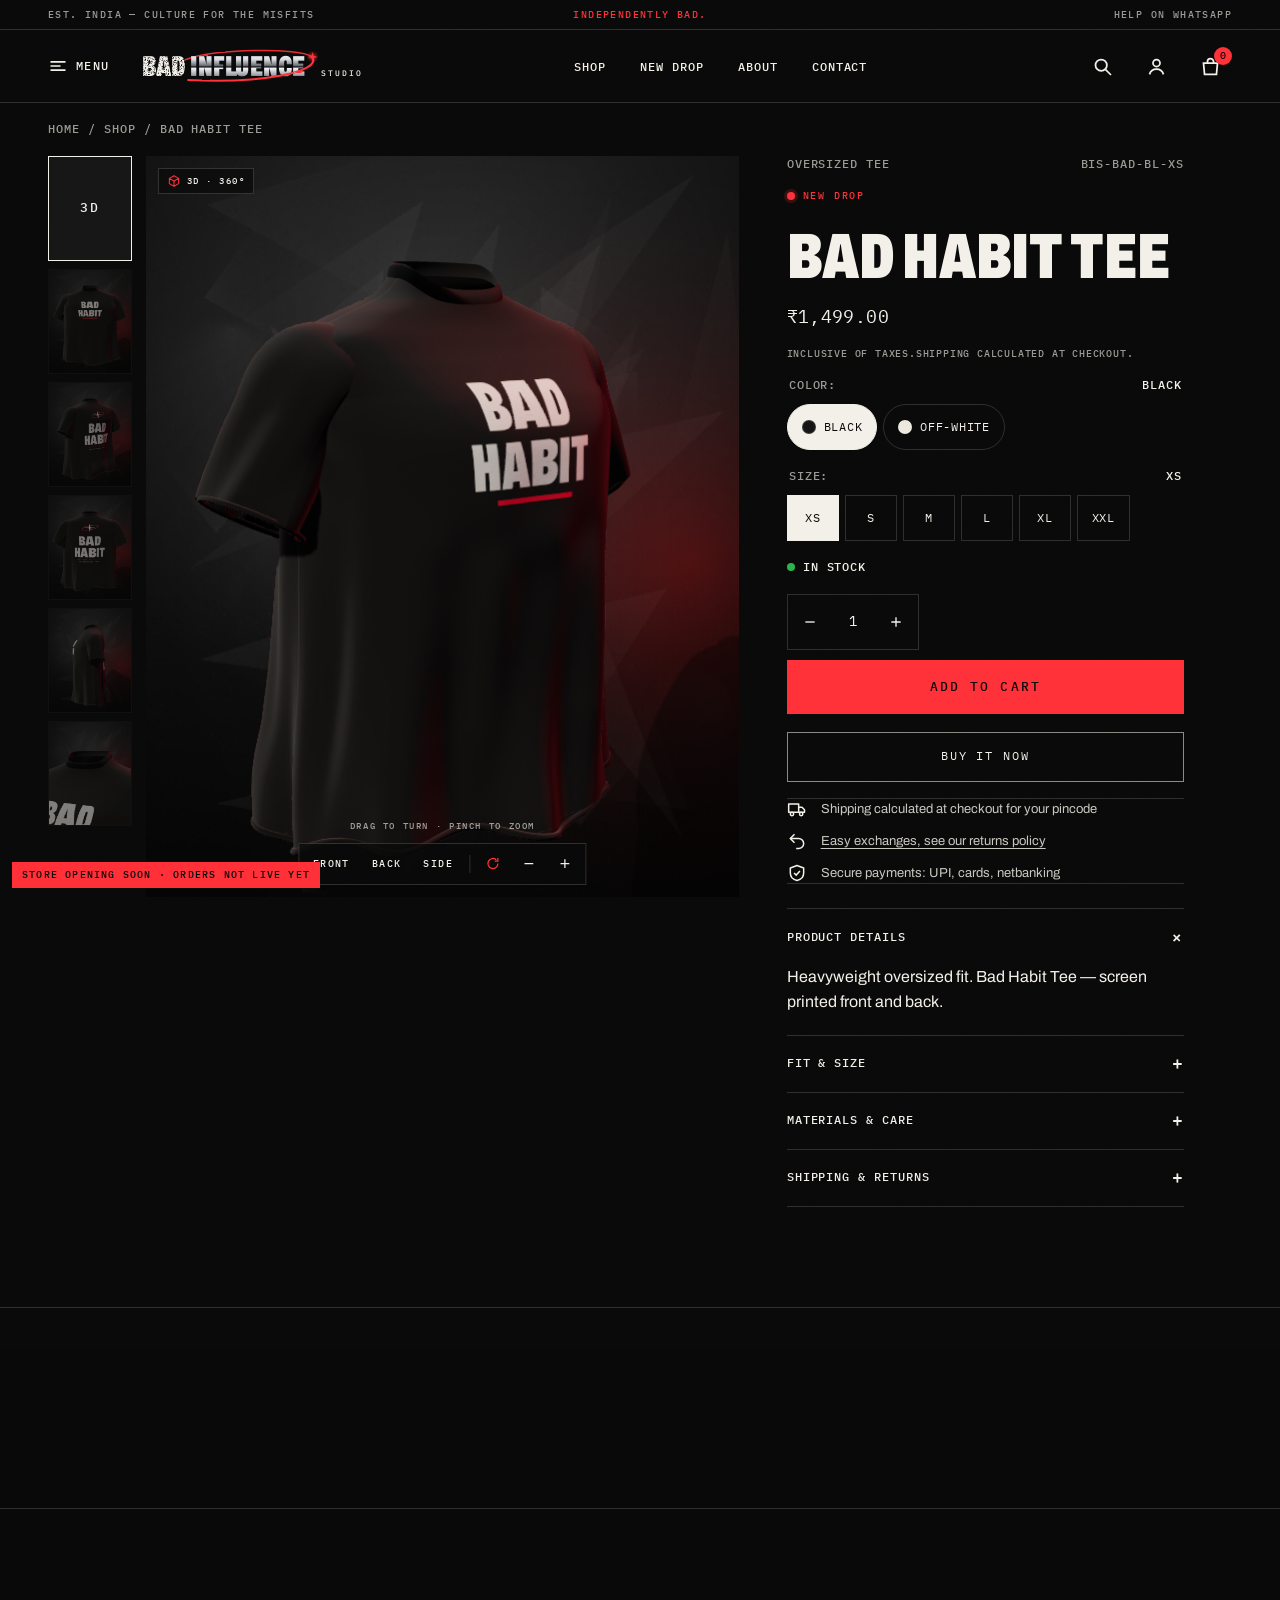
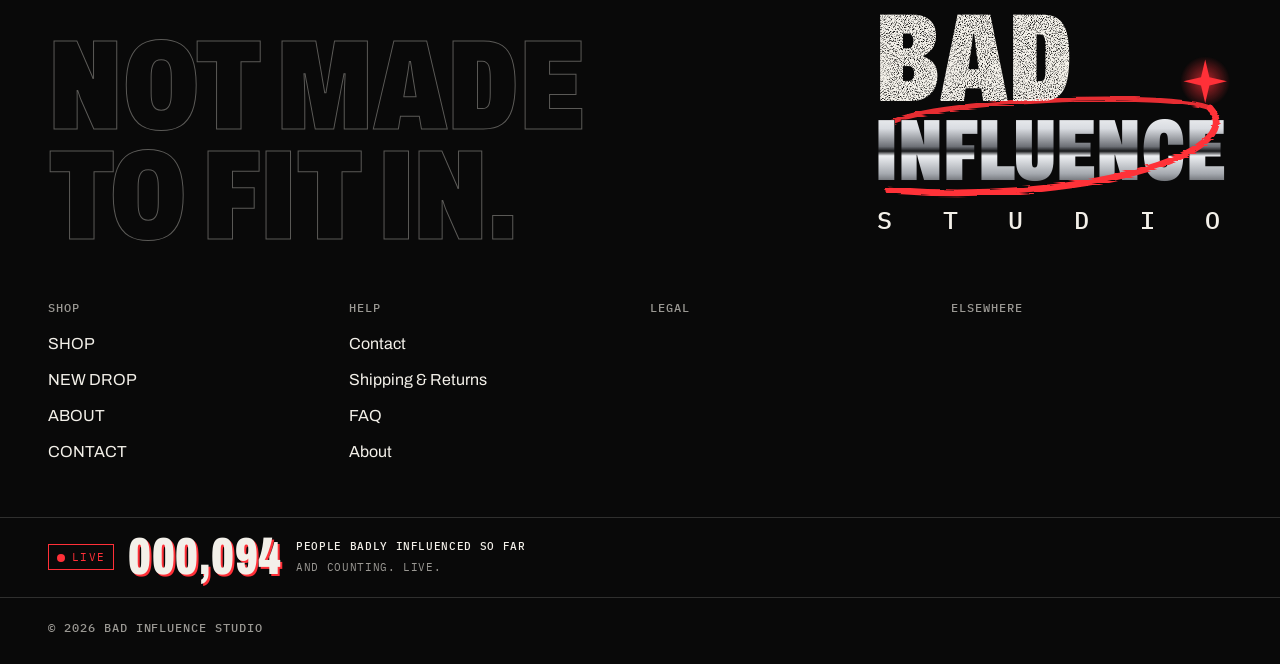
<file: product-bad-habit-tee.html>
<!doctype html>
<html class="no-js" lang="en">
  <head>
    <meta charset="utf-8">
    <meta http-equiv="X-UA-Compatible" content="IE=edge">
    <meta name="viewport" content="width=device-width,initial-scale=1,viewport-fit=cover">
    <meta name="theme-color" content="#090909">
    <link rel="canonical" href="https://www.badinfluencestudio.in/product-bad-habit-tee.html"><link rel="icon" type="image/svg+xml" href="./assets/favicon.svg"><link rel="preconnect" href="https://fonts.googleapis.com">
    <link rel="preconnect" href="https://fonts.gstatic.com" crossorigin>
    <link rel="stylesheet" href="https://fonts.googleapis.com/css2?family=Archivo:wdth,wght@62..125,300..900&family=IBM+Plex+Mono:wght@400;500&family=Mrs+Saint+Delafield&display=swap"><title>Bad Habit Tee | Bad Influence Studio</title><meta name="description" content="Bad Habit Tee by Bad Influence Studio: heavyweight oversized tee, screen printed front and back. Rs. 1,499. Chatpata streetwear for Gen Z, made in India."><meta property="og:site_name" content="Bad Influence Studio">
<meta property="og:url" content="https://www.badinfluencestudio.in/product-bad-habit-tee.html">
<meta property="og:title" content="Bad Habit Tee | Bad Influence Studio">
<meta property="og:type" content="product">
<meta property="og:description" content="Bad Habit Tee by Bad Influence Studio: heavyweight oversized tee, screen printed front and back. Rs. 1,499. Chatpata streetwear for Gen Z, made in India."><meta property="og:image" content="https://www.badinfluencestudio.in/assets/print-bad-habit-front-dark.png"><meta property="og:locale" content="en_IN"><meta property="og:price:amount" content="1,499.00">
  <meta property="og:price:currency" content="INR"><meta name="twitter:card" content="summary_large_image">
<meta name="twitter:title" content="Bad Habit Tee | Bad Influence Studio">
<meta name="twitter:description" content="Bad Habit Tee by Bad Influence Studio: heavyweight oversized tee, screen printed front and back. Rs. 1,499. Chatpata streetwear for Gen Z, made in India."><meta name="twitter:image" content="https://www.badinfluencestudio.in/assets/print-bad-habit-front-dark.png">


    <link rel="stylesheet" href="./assets/theme.css">
    <style>
  :root {
    --ink: #090909;
    --paper: #F3F0E9;
    --concrete: #777777;
    --acid: #FF3038;
    --chrome: #C9CBCF;
    --ink-rgb: 9, 9, 9;
    --paper-rgb: 243, 240, 233;
    --acid-rgb: 255, 48, 56;
    --whatsapp-offset: 0px;
    --logo-w: 220px;
  }
</style>


    <script>
      document.documentElement.classList.replace('no-js', 'js');
      window.BIS = {
        routes: {
          root: "/",
          cart: "cart.html",
          cartAdd: "/cart/add",
          cartChange: "/cart/change",
          cartUpdate: "/cart/update",
          recommendations: "/recommendations/products"
        },
        moneyFormat: "₹{{amount}}",
        strings: {
          addToCart: "Add to cart",
          soldOut: "Sold out",
          unavailable: "Unavailable",
          adding: "Adding…",
          added: "Added",
          cartError: "Couldn't update your bag. Please try again."
        }
      };
    </script><script type="importmap">
      {
        "imports": {
          "three": "./assets/three.module.min.js",
          "three-bgu": "./assets/three-bgu.js",
          "three-gltf": "./assets/three-gltf-loader.js",
          "bis-3d": "./assets/bis-3d.js"
        }
      }
    </script>
    <script src="./assets/global.js" defer></script>
    <script type="module" src="./assets/bis-mockups.js"></script>

    
  <meta name="robots" content="index, follow, max-image-preview:large"><script src="assets/preview-shim.js"></script></head>

  <body class="template-product scheme-ink">
    <a class="skip-link" href="#MainContent">Skip to content</a>
    <div class="grain" aria-hidden="true"></div>

    <div id="shopify-section-template--announcement" class="shopify-section section-announce"><div class="announce mono" data-announce data-interval="4000"><p class="announce__side announce__side--left">EST. INDIA — CULTURE FOR THE MISFITS</p><ul class="announce__list" role="list" aria-label="Store announcements">
      <li class="announce__item is-active" ><span>INDEPENDENTLY BAD.</span></li><li class="announce__item" ><a href="/collections/all">NEW DROP — OUT NOW</a></li>
    </ul><p class="announce__side announce__side--right">HELP ON WHATSAPP</p></div>
</div><div id="shopify-section-template--header" class="shopify-section section-header"><header class="header" data-header>
  <div class="header__inner">
    <button type="button" class="header__menu-btn mono" aria-controls="MenuDrawer" aria-expanded="false" data-menu-open>
      <svg class="icon" viewBox="0 0 24 24" aria-hidden="true" focusable="false"><path d="M3 7h18M3 12h12M3 17h18" stroke="currentColor" stroke-width="2"/></svg><span class="visually-hidden">Menu</span>
    </button>

    <a href="/" class="header__logo">
      <svg class="logo logo--svg logo--horizontal" viewBox="0 0 610 96" role="img" aria-label="BAD INFLUENCE STUDIO">
      <title>BAD INFLUENCE STUDIO</title>
      <defs>
      <linearGradient id="lgChrome-hdr" x1="0" y1="0" x2="0" y2="1">
        <stop offset="0" stop-color="#ffffff"/><stop offset=".26" stop-color="#d9dce1"/><stop offset=".45" stop-color="#6e7177"/>
        <stop offset=".5" stop-color="#17181a"/><stop offset=".55" stop-color="#eef0f3"/><stop offset=".74" stop-color="#a5a9af"/>
        <stop offset=".9" stop-color="#3b3d41"/><stop offset="1" stop-color="#dfe2e6"/>
      </linearGradient>
      <filter id="lgRough-hdr" x="-5%" y="-5%" width="110%" height="110%">
        <feTurbulence type="fractalNoise" baseFrequency=".85" numOctaves="2" seed="3" result="n"/>
        <feColorMatrix in="n" type="matrix" values="0 0 0 0 0  0 0 0 0 0  0 0 0 0 0  0 0 0 -3.2 2.55" result="m"/>
        <feComposite in="SourceGraphic" in2="m" operator="in"/>
      </filter>
      <filter id="lgBrush-hdr" x="-10%" y="-40%" width="120%" height="180%">
        <feTurbulence type="fractalNoise" baseFrequency=".015 .9" numOctaves="2" seed="8" result="t"/>
        <feDisplacementMap in="SourceGraphic" in2="t" scale="5"/>
      </filter>
      <radialGradient id="lgGlow-hdr"><stop offset="0" stop-color="#FF3038" stop-opacity=".7"/><stop offset="1" stop-color="#FF3038" stop-opacity="0"/></radialGradient>
    </defs>
      <path d="M120 30 C 200 -2, 440 -4, 472 22" fill="none" stroke="#FF3038" stroke-width="4.5" stroke-linecap="round" opacity=".9" filter="url(#lgBrush-hdr)"/>
      <text x="0" y="76" font-family="Archivo, 'Arial Narrow', sans-serif" font-weight="900" font-size="80" style="font-stretch:62%" textLength="122" lengthAdjust="spacingAndGlyphs" fill="#F3F0E9" filter="url(#lgRough-hdr)">BAD</text>
      <text x="134" y="76" font-family="Archivo, 'Arial Narrow', sans-serif" font-weight="900" font-size="80" style="font-stretch:62%" textLength="318" lengthAdjust="spacingAndGlyphs" fill="url(#lgChrome-hdr)" stroke="#0b0b0c" stroke-width="1.2" paint-order="stroke">INFLUENCE</text>
      <path d="M472 22 C 500 64, 330 96, 128 86" fill="none" stroke="#FF3038" stroke-width="6" stroke-linecap="round" filter="url(#lgBrush-hdr)"/>
      <circle cx="473" cy="22" r="17" fill="url(#lgGlow-hdr)"/>
      <path d="M473 8 L476 19 L487 22 L476 25 L473 36 L470 25 L459 22 L470 19 Z" fill="#FF3038"/>
      <text x="496" y="76" font-family="'IBM Plex Mono', ui-monospace, monospace" font-weight="500" font-size="21" textLength="112" lengthAdjust="spacing" fill="#F3F0E9">STUDIO</text>
    </svg>
    </a>

    <nav class="header__nav" aria-label="Primary">
      <ul role="list"><li><a href="/collections/all" class="header__link mono">SHOP</a></li><li><a href="/collections/new-drop" class="header__link mono">NEW DROP</a></li><li><a href="/pages/about" class="header__link mono">ABOUT</a></li><li><a href="/pages/contact" class="header__link mono">CONTACT</a></li></ul>
    </nav>

    <div class="header__actions">
      <button type="button" class="header__action mono" aria-controls="SearchDialog" data-search-open>
        <svg class="icon" viewBox="0 0 24 24" aria-hidden="true" focusable="false"><circle cx="10.5" cy="10.5" r="6.5" fill="none" stroke="currentColor" stroke-width="2"/><path d="M15.5 15.5 21 21" stroke="currentColor" stroke-width="2" stroke-linecap="square"/></svg><span class="visually-hidden">Search</span>
      </button><a href="/account" class="header__action mono header__action--account">
          <svg class="icon" viewBox="0 0 24 24" aria-hidden="true" focusable="false"><circle cx="12" cy="8" r="4" fill="none" stroke="currentColor" stroke-width="2"/><path d="M4 21c1.2-4 4.2-6 8-6s6.8 2 8 6" fill="none" stroke="currentColor" stroke-width="2"/></svg><span class="visually-hidden">Log in</span>
        </a><a href="cart.html" class="header__action header__bag mono" data-cart-open aria-controls="CartDrawer">
        <svg class="icon" viewBox="0 0 24 24" aria-hidden="true" focusable="false"><path d="M4 8h16l-1.2 13H5.2z" fill="none" stroke="currentColor" stroke-width="2" stroke-linejoin="miter"/><path d="M8.5 8V6.5a3.5 3.5 0 0 1 7 0V8" fill="none" stroke="currentColor" stroke-width="2"/></svg>
        <span class="header__bag-count" data-cart-count aria-hidden="true">0</span>
        <span class="visually-hidden" data-cart-count-label>Bag, 0 items</span>
      </a>
    </div>
  </div>
</header>

<dialog class="menu-drawer menu-drawer--spine scheme-ink" id="MenuDrawer" aria-label="Menu" data-menu-drawer>
  <div class="menu-drawer__top">
    <svg class="logo logo--svg logo--horizontal" viewBox="0 0 610 96" role="img" aria-label="BAD INFLUENCE STUDIO">
      <title>BAD INFLUENCE STUDIO</title>
      <defs>
      <linearGradient id="lgChrome-menu" x1="0" y1="0" x2="0" y2="1">
        <stop offset="0" stop-color="#ffffff"/><stop offset=".26" stop-color="#d9dce1"/><stop offset=".45" stop-color="#6e7177"/>
        <stop offset=".5" stop-color="#17181a"/><stop offset=".55" stop-color="#eef0f3"/><stop offset=".74" stop-color="#a5a9af"/>
        <stop offset=".9" stop-color="#3b3d41"/><stop offset="1" stop-color="#dfe2e6"/>
      </linearGradient>
      <filter id="lgRough-menu" x="-5%" y="-5%" width="110%" height="110%">
        <feTurbulence type="fractalNoise" baseFrequency=".85" numOctaves="2" seed="3" result="n"/>
        <feColorMatrix in="n" type="matrix" values="0 0 0 0 0  0 0 0 0 0  0 0 0 0 0  0 0 0 -3.2 2.55" result="m"/>
        <feComposite in="SourceGraphic" in2="m" operator="in"/>
      </filter>
      <filter id="lgBrush-menu" x="-10%" y="-40%" width="120%" height="180%">
        <feTurbulence type="fractalNoise" baseFrequency=".015 .9" numOctaves="2" seed="8" result="t"/>
        <feDisplacementMap in="SourceGraphic" in2="t" scale="5"/>
      </filter>
      <radialGradient id="lgGlow-menu"><stop offset="0" stop-color="#FF3038" stop-opacity=".7"/><stop offset="1" stop-color="#FF3038" stop-opacity="0"/></radialGradient>
    </defs>
      <path d="M120 30 C 200 -2, 440 -4, 472 22" fill="none" stroke="#FF3038" stroke-width="4.5" stroke-linecap="round" opacity=".9" filter="url(#lgBrush-menu)"/>
      <text x="0" y="76" font-family="Archivo, 'Arial Narrow', sans-serif" font-weight="900" font-size="80" style="font-stretch:62%" textLength="122" lengthAdjust="spacingAndGlyphs" fill="#F3F0E9" filter="url(#lgRough-menu)">BAD</text>
      <text x="134" y="76" font-family="Archivo, 'Arial Narrow', sans-serif" font-weight="900" font-size="80" style="font-stretch:62%" textLength="318" lengthAdjust="spacingAndGlyphs" fill="url(#lgChrome-menu)" stroke="#0b0b0c" stroke-width="1.2" paint-order="stroke">INFLUENCE</text>
      <path d="M472 22 C 500 64, 330 96, 128 86" fill="none" stroke="#FF3038" stroke-width="6" stroke-linecap="round" filter="url(#lgBrush-menu)"/>
      <circle cx="473" cy="22" r="17" fill="url(#lgGlow-menu)"/>
      <path d="M473 8 L476 19 L487 22 L476 25 L473 36 L470 25 L459 22 L470 19 Z" fill="#FF3038"/>
      <text x="496" y="76" font-family="'IBM Plex Mono', ui-monospace, monospace" font-weight="500" font-size="21" textLength="112" lengthAdjust="spacing" fill="#F3F0E9">STUDIO</text>
    </svg>
    <button type="button" class="icon-btn" data-dialog-close aria-label="Close menu"><svg class="icon" viewBox="0 0 24 24" aria-hidden="true" focusable="false"><path d="m5 5 14 14M19 5 5 19" stroke="currentColor" stroke-width="2"/></svg></button>
  </div>
  <nav aria-label="Mobile">
    <div class="spine" data-spine>
      <a href="/collections/all" class="spine__link" data-spine-at="1"><span class="spine__num">01</span>Shop all</a>
      <a href="/collections/new-drop" class="spine__link" data-spine-at="3"><span class="spine__num">02</span>New drop</a>
      <a href="/products/bad-habit-tee" class="spine__link" data-spine-at="5"><span class="spine__num">03</span>Tees</a>
      <a href="/products/after-hours-long-sleeve" class="spine__link" data-spine-at="7"><span class="spine__num">04</span>Long<br>sleeves</a>
      <a href="/products/no-good-influence-hoodie" class="spine__link" data-spine-at="9"><span class="spine__num">05</span>Hoodies</a>
      <a href="/pages/about" class="spine__link" data-spine-at="11"><span class="spine__num">06</span>About</a>
    </div>
  </nav>
  <div class="menu-drawer__foot mono"><a href="/account">Log in</a><span class="menu-drawer__tag">Not made to fit in.</span>
  </div>
</dialog>

<dialog class="search-dialog scheme-ink" id="SearchDialog" aria-label="Search" data-search-dialog>
  <form action="/search" method="get" role="search" class="search-dialog__form">
    <label for="SearchInput" class="mono">Search the studio</label>
    <div class="search-dialog__row">
      <input id="SearchInput" type="search" name="q" value="" placeholder="Tees, hoodies, bad ideas…" autocomplete="off">
      <input type="hidden" name="type" value="product">
      <button type="submit" class="btn btn--light">Search</button>
    </div>
  </form>
  <button type="button" class="icon-btn search-dialog__close" data-dialog-close aria-label="Close search"><svg class="icon" viewBox="0 0 24 24" aria-hidden="true" focusable="false"><path d="m5 5 14 14M19 5 5 19" stroke="currentColor" stroke-width="2"/></svg></button>
</dialog>


</div><div id="shopify-section-template--main" class="shopify-section section-product"><section class="pdp scheme-ink" data-product-section data-section-id="template--main" data-product-handle="bad-habit-tee" data-product-id="7000">
  <nav class="crumbs mono page-width" aria-label="Breadcrumb">
    <a href="/">Home</a><span aria-hidden="true">/</span><a href="shop.html">Shop</a><span aria-hidden="true">/</span><span aria-current="page">BAD HABIT TEE</span>
  </nav>

  <div class="pdp__grid">
    <div class="pdp__gallery" data-gallery>
      <ul class="pdp__media" role="list" data-gallery-track aria-label="Product media"><li class="pdp__slide pdp__slide--model" data-media-id="mock-0">
            <bis-tee3d class="tee3d pdp__viewer" data-tee3d="{&quot;garment&quot;:&quot;tee&quot;,&quot;color&quot;:&quot;#141414&quot;,&quot;colors&quot;:[{&quot;name&quot;:&quot;Black&quot;,&quot;hex&quot;:&quot;#141414&quot;},{&quot;name&quot;:&quot;Off-White&quot;,&quot;hex&quot;:&quot;#ECE8DF&quot;}],&quot;print&quot;:&quot;BAD|HABIT&quot;,&quot;mannequin&quot;:&quot;none&quot;,&quot;view&quot;:&quot;front34&quot;,&quot;autoRotate&quot;:true,&quot;backdrop&quot;:true,&quot;title&quot;:&quot;BAD HABIT TEE&quot;,&quot;printFront&quot;:&quot;./assets/print-bad-habit-front-light.png&quot;,&quot;printBack&quot;:&quot;./assets/print-bad-habit-back-light.png&quot;,&quot;printFrontAlt&quot;:&quot;./assets/print-bad-habit-front-dark.png&quot;,&quot;printBackAlt&quot;:&quot;./assets/print-bad-habit-back-dark.png&quot;}" data-eager>
  <div class="tee3d__poster" aria-hidden="true"></div>
  <canvas class="tee3d__canvas" role="img" aria-label="Interactive 3D view of BAD HABIT TEE. Drag or use the arrow keys to turn it, plus and minus to zoom."></canvas>
  <span class="tee3d__loading mono" aria-hidden="true"><span class="tee3d__spinner"></span>Loading 3D</span>
  <span class="tee3d__badge mono" aria-hidden="true"><svg class="icon" viewBox="0 0 24 24" aria-hidden="true" focusable="false"><path d="M12 3 4 7.5v9L12 21l8-4.5v-9z M4 7.5 12 12l8-4.5 M12 12v9" fill="none" stroke="currentColor" stroke-width="1.8" stroke-linejoin="round"/></svg>3D · 360°</span>
  <span class="tee3d__hint mono" aria-hidden="true">Drag to turn · pinch to zoom</span>
  <p class="visually-hidden" role="status" aria-live="polite" data-tee3d-status></p><div class="tee3d__controls" role="toolbar" aria-label="3D view controls">
      <button type="button" class="tee3d__btn mono" data-tee3d-action="front">Front</button>
      <button type="button" class="tee3d__btn mono" data-tee3d-action="back">Back</button>
      <button type="button" class="tee3d__btn mono" data-tee3d-action="side">Side</button>
      <span class="tee3d__sep" aria-hidden="true"></span>
      <button type="button" class="tee3d__btn tee3d__btn--icon" data-tee3d-action="spin" aria-pressed="true" aria-label="Auto-rotate"><svg class="icon" viewBox="0 0 24 24" aria-hidden="true" focusable="false"><path d="M20 12a8 8 0 1 1-2.6-5.9" fill="none" stroke="currentColor" stroke-width="2"/><path d="M20 3v5h-5" fill="none" stroke="currentColor" stroke-width="2"/></svg></button>
      <button type="button" class="tee3d__btn tee3d__btn--icon" data-tee3d-action="zoom-out" aria-label="Zoom out"><svg class="icon" viewBox="0 0 24 24" aria-hidden="true" focusable="false"><path d="M5 12h14" stroke="currentColor" stroke-width="2"/></svg></button>
      <button type="button" class="tee3d__btn tee3d__btn--icon" data-tee3d-action="zoom-in" aria-label="Zoom in"><svg class="icon" viewBox="0 0 24 24" aria-hidden="true" focusable="false"><path d="M12 5v14M5 12h14" stroke="currentColor" stroke-width="2"/></svg></button>
    </div></bis-tee3d>
<script type="module" src="./assets/tee-3d.js"></script>

          </li><li class="pdp__slide" data-media-id="mock-1">
              <div class="mock-host pdp__mock"><img class="mock3d " data-mock3d="{&quot;type&quot;:&quot;Oversized Tee&quot;,&quot;title&quot;:&quot;BAD HABIT TEE&quot;,&quot;color&quot;:&quot;Black&quot;,&quot;print&quot;:&quot;BAD|HABIT&quot;,&quot;back&quot;:&quot;&quot;,&quot;view&quot;:&quot;front&quot;,&quot;mannequin&quot;:&quot;none&quot;,&quot;seed&quot;:21,&quot;printFront&quot;:&quot;./assets/print-bad-habit-front-light.png&quot;,&quot;printBack&quot;:&quot;./assets/print-bad-habit-back-light.png&quot;,&quot;printFrontAlt&quot;:&quot;./assets/print-bad-habit-front-dark.png&quot;,&quot;printBackAlt&quot;:&quot;./assets/print-bad-habit-back-dark.png&quot;}" src="[data-uri]" alt="BAD HABIT TEE — 3D mockup, front view" width="1000" height="1250" loading="lazy"><span class="mock-tag mono" aria-hidden="true">3D mockup</span></div>
            </li><li class="pdp__slide" data-media-id="mock-2">
              <div class="mock-host pdp__mock"><img class="mock3d " data-mock3d="{&quot;type&quot;:&quot;Oversized Tee&quot;,&quot;title&quot;:&quot;BAD HABIT TEE&quot;,&quot;color&quot;:&quot;Black&quot;,&quot;print&quot;:&quot;BAD|HABIT&quot;,&quot;back&quot;:&quot;&quot;,&quot;view&quot;:&quot;back34&quot;,&quot;mannequin&quot;:&quot;none&quot;,&quot;seed&quot;:21,&quot;printFront&quot;:&quot;./assets/print-bad-habit-front-light.png&quot;,&quot;printBack&quot;:&quot;./assets/print-bad-habit-back-light.png&quot;,&quot;printFrontAlt&quot;:&quot;./assets/print-bad-habit-front-dark.png&quot;,&quot;printBackAlt&quot;:&quot;./assets/print-bad-habit-back-dark.png&quot;}" src="[data-uri]" alt="BAD HABIT TEE — 3D mockup, back34 view" width="1000" height="1250" loading="lazy"><span class="mock-tag mono" aria-hidden="true">3D mockup</span></div>
            </li><li class="pdp__slide" data-media-id="mock-3">
              <div class="mock-host pdp__mock"><img class="mock3d " data-mock3d="{&quot;type&quot;:&quot;Oversized Tee&quot;,&quot;title&quot;:&quot;BAD HABIT TEE&quot;,&quot;color&quot;:&quot;Black&quot;,&quot;print&quot;:&quot;BAD|HABIT&quot;,&quot;back&quot;:&quot;&quot;,&quot;view&quot;:&quot;back&quot;,&quot;mannequin&quot;:&quot;none&quot;,&quot;seed&quot;:21,&quot;printFront&quot;:&quot;./assets/print-bad-habit-front-light.png&quot;,&quot;printBack&quot;:&quot;./assets/print-bad-habit-back-light.png&quot;,&quot;printFrontAlt&quot;:&quot;./assets/print-bad-habit-front-dark.png&quot;,&quot;printBackAlt&quot;:&quot;./assets/print-bad-habit-back-dark.png&quot;}" src="[data-uri]" alt="BAD HABIT TEE — 3D mockup, back view" width="1000" height="1250" loading="lazy"><span class="mock-tag mono" aria-hidden="true">3D mockup</span></div>
            </li><li class="pdp__slide" data-media-id="mock-4">
              <div class="mock-host pdp__mock"><img class="mock3d " data-mock3d="{&quot;type&quot;:&quot;Oversized Tee&quot;,&quot;title&quot;:&quot;BAD HABIT TEE&quot;,&quot;color&quot;:&quot;Black&quot;,&quot;print&quot;:&quot;BAD|HABIT&quot;,&quot;back&quot;:&quot;&quot;,&quot;view&quot;:&quot;side&quot;,&quot;mannequin&quot;:&quot;none&quot;,&quot;seed&quot;:21,&quot;printFront&quot;:&quot;./assets/print-bad-habit-front-light.png&quot;,&quot;printBack&quot;:&quot;./assets/print-bad-habit-back-light.png&quot;,&quot;printFrontAlt&quot;:&quot;./assets/print-bad-habit-front-dark.png&quot;,&quot;printBackAlt&quot;:&quot;./assets/print-bad-habit-back-dark.png&quot;}" src="[data-uri]" alt="BAD HABIT TEE — 3D mockup, side view" width="1000" height="1250" loading="lazy"><span class="mock-tag mono" aria-hidden="true">3D mockup</span></div>
            </li><li class="pdp__slide" data-media-id="mock-5">
              <div class="mock-host pdp__mock"><img class="mock3d " data-mock3d="{&quot;type&quot;:&quot;Oversized Tee&quot;,&quot;title&quot;:&quot;BAD HABIT TEE&quot;,&quot;color&quot;:&quot;Black&quot;,&quot;print&quot;:&quot;BAD|HABIT&quot;,&quot;back&quot;:&quot;&quot;,&quot;view&quot;:&quot;collar&quot;,&quot;mannequin&quot;:&quot;none&quot;,&quot;seed&quot;:21,&quot;printFront&quot;:&quot;./assets/print-bad-habit-front-light.png&quot;,&quot;printBack&quot;:&quot;./assets/print-bad-habit-back-light.png&quot;,&quot;printFrontAlt&quot;:&quot;./assets/print-bad-habit-front-dark.png&quot;,&quot;printBackAlt&quot;:&quot;./assets/print-bad-habit-back-dark.png&quot;}" src="[data-uri]" alt="BAD HABIT TEE — 3D mockup, collar view" width="1000" height="1250" loading="lazy"><span class="mock-tag mono" aria-hidden="true">3D mockup</span></div>
            </li></ul><p class="pdp__counter mono" aria-hidden="true"><span data-gallery-index>1</span> / 6</p>
        <ul class="pdp__thumbs" role="list" aria-label="Choose view">
          <li><button type="button" class="pdp__thumb pdp__thumb--3d is-active" data-thumb="mock-0" aria-label="Show interactive 3D mockup" aria-current="true"><span class="mono">3D</span></button></li><li><button type="button" class="pdp__thumb" data-thumb="mock-1" aria-label="Show front view"><img class="mock3d mock3d--mirror " data-mock3d-mirror="{&quot;type&quot;:&quot;Oversized Tee&quot;,&quot;title&quot;:&quot;BAD HABIT TEE&quot;,&quot;color&quot;:&quot;Black&quot;,&quot;print&quot;:&quot;BAD|HABIT&quot;,&quot;back&quot;:&quot;&quot;,&quot;view&quot;:&quot;front&quot;,&quot;mannequin&quot;:&quot;none&quot;,&quot;seed&quot;:21,&quot;printFront&quot;:&quot;./assets/print-bad-habit-front-light.png&quot;,&quot;printBack&quot;:&quot;./assets/print-bad-habit-back-light.png&quot;,&quot;printFrontAlt&quot;:&quot;./assets/print-bad-habit-front-dark.png&quot;,&quot;printBackAlt&quot;:&quot;./assets/print-bad-habit-back-dark.png&quot;}" src="[data-uri]" alt="" width="160" height="200"></button></li><li><button type="button" class="pdp__thumb" data-thumb="mock-2" aria-label="Show back34 view"><img class="mock3d mock3d--mirror " data-mock3d-mirror="{&quot;type&quot;:&quot;Oversized Tee&quot;,&quot;title&quot;:&quot;BAD HABIT TEE&quot;,&quot;color&quot;:&quot;Black&quot;,&quot;print&quot;:&quot;BAD|HABIT&quot;,&quot;back&quot;:&quot;&quot;,&quot;view&quot;:&quot;back34&quot;,&quot;mannequin&quot;:&quot;none&quot;,&quot;seed&quot;:21,&quot;printFront&quot;:&quot;./assets/print-bad-habit-front-light.png&quot;,&quot;printBack&quot;:&quot;./assets/print-bad-habit-back-light.png&quot;,&quot;printFrontAlt&quot;:&quot;./assets/print-bad-habit-front-dark.png&quot;,&quot;printBackAlt&quot;:&quot;./assets/print-bad-habit-back-dark.png&quot;}" src="[data-uri]" alt="" width="160" height="200"></button></li><li><button type="button" class="pdp__thumb" data-thumb="mock-3" aria-label="Show back view"><img class="mock3d mock3d--mirror " data-mock3d-mirror="{&quot;type&quot;:&quot;Oversized Tee&quot;,&quot;title&quot;:&quot;BAD HABIT TEE&quot;,&quot;color&quot;:&quot;Black&quot;,&quot;print&quot;:&quot;BAD|HABIT&quot;,&quot;back&quot;:&quot;&quot;,&quot;view&quot;:&quot;back&quot;,&quot;mannequin&quot;:&quot;none&quot;,&quot;seed&quot;:21,&quot;printFront&quot;:&quot;./assets/print-bad-habit-front-light.png&quot;,&quot;printBack&quot;:&quot;./assets/print-bad-habit-back-light.png&quot;,&quot;printFrontAlt&quot;:&quot;./assets/print-bad-habit-front-dark.png&quot;,&quot;printBackAlt&quot;:&quot;./assets/print-bad-habit-back-dark.png&quot;}" src="[data-uri]" alt="" width="160" height="200"></button></li><li><button type="button" class="pdp__thumb" data-thumb="mock-4" aria-label="Show side view"><img class="mock3d mock3d--mirror " data-mock3d-mirror="{&quot;type&quot;:&quot;Oversized Tee&quot;,&quot;title&quot;:&quot;BAD HABIT TEE&quot;,&quot;color&quot;:&quot;Black&quot;,&quot;print&quot;:&quot;BAD|HABIT&quot;,&quot;back&quot;:&quot;&quot;,&quot;view&quot;:&quot;side&quot;,&quot;mannequin&quot;:&quot;none&quot;,&quot;seed&quot;:21,&quot;printFront&quot;:&quot;./assets/print-bad-habit-front-light.png&quot;,&quot;printBack&quot;:&quot;./assets/print-bad-habit-back-light.png&quot;,&quot;printFrontAlt&quot;:&quot;./assets/print-bad-habit-front-dark.png&quot;,&quot;printBackAlt&quot;:&quot;./assets/print-bad-habit-back-dark.png&quot;}" src="[data-uri]" alt="" width="160" height="200"></button></li><li><button type="button" class="pdp__thumb" data-thumb="mock-5" aria-label="Show collar view"><img class="mock3d mock3d--mirror " data-mock3d-mirror="{&quot;type&quot;:&quot;Oversized Tee&quot;,&quot;title&quot;:&quot;BAD HABIT TEE&quot;,&quot;color&quot;:&quot;Black&quot;,&quot;print&quot;:&quot;BAD|HABIT&quot;,&quot;back&quot;:&quot;&quot;,&quot;view&quot;:&quot;collar&quot;,&quot;mannequin&quot;:&quot;none&quot;,&quot;seed&quot;:21,&quot;printFront&quot;:&quot;./assets/print-bad-habit-front-light.png&quot;,&quot;printBack&quot;:&quot;./assets/print-bad-habit-back-light.png&quot;,&quot;printFrontAlt&quot;:&quot;./assets/print-bad-habit-front-dark.png&quot;,&quot;printBackAlt&quot;:&quot;./assets/print-bad-habit-back-dark.png&quot;}" src="[data-uri]" alt="" width="160" height="200"></button></li></ul></div>

    <div class="pdp__info">
      <div class="pdp__sticky">
        <p class="pdp__meta mono">
          <span>Oversized Tee</span>
          <span data-variant-sku>BIS-BAD-BL-XS</span>
        </p><p class="pdp__badge mono"><span class="dot dot--acid"></span>New drop</p><h1 class="pdp__title display">BAD HABIT TEE</h1>

        <div class="pdp__price-row">
          <div class="pdp__price" data-variant-price>
            <div class="price" data-price>
  <span class="visually-hidden">Price</span>
  <span class="price__current" data-price-current>₹1,499.00</span><s class="price__compare" data-price-compare hidden></s></div>
          </div></div>
        <p class="pdp__tax mono">Inclusive of taxes.Shipping calculated at checkout.
        </p><form method="post" action="/cart/add" id="ProductForm-template--main" class="pdp__form" novalidate="novalidate" data-product-form=""><input type="hidden" name="id" value="1001" data-variant-id><div class="picker" data-variant-picker><fieldset class="picker__group" data-option-index="0">
                  <legend class="picker__legend mono">
                    Color: <span data-option-selected>Black</span></legend>
                  <div class="picker__values"><input type="radio" class="picker__radio visually-hidden" id="Opt-template--main-0-0" name="option-0" value="Black" checked>
                      <label for="Opt-template--main-0-0" class="chip chip--swatch" data-option-value="Black"><span class="chip__dot" style="background: #141414"></span>Black
                      </label><input type="radio" class="picker__radio visually-hidden" id="Opt-template--main-0-1" name="option-0" value="Off-White">
                      <label for="Opt-template--main-0-1" class="chip chip--swatch" data-option-value="Off-White"><span class="chip__dot" style="background: #ECE8DF"></span>Off-White
                      </label></div>
                </fieldset><fieldset class="picker__group" data-option-index="1">
                  <legend class="picker__legend mono">
                    Size: <span data-option-selected>XS</span></legend>
                  <div class="picker__values"><input type="radio" class="picker__radio visually-hidden" id="Opt-template--main-1-0" name="option-1" value="XS" checked>
                      <label for="Opt-template--main-1-0" class="chip" data-option-value="XS">XS
                      </label><input type="radio" class="picker__radio visually-hidden" id="Opt-template--main-1-1" name="option-1" value="S">
                      <label for="Opt-template--main-1-1" class="chip" data-option-value="S">S
                      </label><input type="radio" class="picker__radio visually-hidden" id="Opt-template--main-1-2" name="option-1" value="M">
                      <label for="Opt-template--main-1-2" class="chip" data-option-value="M">M
                      </label><input type="radio" class="picker__radio visually-hidden" id="Opt-template--main-1-3" name="option-1" value="L">
                      <label for="Opt-template--main-1-3" class="chip" data-option-value="L">L
                      </label><input type="radio" class="picker__radio visually-hidden" id="Opt-template--main-1-4" name="option-1" value="XL">
                      <label for="Opt-template--main-1-4" class="chip" data-option-value="XL">XL
                      </label><input type="radio" class="picker__radio visually-hidden" id="Opt-template--main-1-5" name="option-1" value="XXL">
                      <label for="Opt-template--main-1-5" class="chip" data-option-value="XXL">XXL
                      </label></div>
                </fieldset></div><p class="pdp__stock mono" data-stock aria-live="polite"><span class="dot dot--ok"></span>In stock</p>

          <div class="pdp__buy">
            <div class="qty" data-qty>
              <button type="button" class="qty__btn" data-qty-minus aria-label="Decrease quantity"><svg class="icon" viewBox="0 0 24 24" aria-hidden="true" focusable="false"><path d="M5 12h14" stroke="currentColor" stroke-width="2"/></svg></button>
              <label for="Qty-template--main" class="visually-hidden">Quantity</label>
              <input id="Qty-template--main" class="qty__input" type="number" name="quantity" value="1" min="1" inputmode="numeric">
              <button type="button" class="qty__btn" data-qty-plus aria-label="Increase quantity"><svg class="icon" viewBox="0 0 24 24" aria-hidden="true" focusable="false"><path d="M12 5v14M5 12h14" stroke="currentColor" stroke-width="2"/></svg></button>
            </div>
            <button type="submit" name="add" class="btn btn--acid btn--block pdp__add" data-add-button >
              <span data-add-label>Add to cart</span>
            </button>
          </div>
          <p class="form-error mono" role="alert" data-form-error hidden></p><div class="pdp__dynamic"><button type="button" class="shopify-payment-button__button shopify-payment-button__button--unbranded">Buy it now</button></div></form><ul class="pdp__trust" role="list"><li><svg class="icon" viewBox="0 0 24 24" aria-hidden="true" focusable="false"><path d="M2 6h12v10H2zM14 10h4l3 3v3h-7z" fill="none" stroke="currentColor" stroke-width="1.8" stroke-linejoin="round"/><circle cx="6" cy="18" r="2" fill="none" stroke="currentColor" stroke-width="1.8"/><circle cx="17" cy="18" r="2" fill="none" stroke="currentColor" stroke-width="1.8"/></svg><span>Shipping calculated at checkout for your pincode</span></li><li><svg class="icon" viewBox="0 0 24 24" aria-hidden="true" focusable="false"><path d="M9 14 4 9l5-5" fill="none" stroke="currentColor" stroke-width="1.8"/><path d="M4 9h10a6 6 0 0 1 0 12h-3" fill="none" stroke="currentColor" stroke-width="1.8"/></svg><span><a href="/policies/refund-policy">Easy exchanges, see our returns policy</a></span></li><li><svg class="icon" viewBox="0 0 24 24" aria-hidden="true" focusable="false"><path d="M12 3 4 6v6c0 5 3.5 8 8 9 4.5-1 8-4 8-9V6z" fill="none" stroke="currentColor" stroke-width="1.8" stroke-linejoin="round"/><path d="m8.5 12 2.5 2.5 4.5-5" fill="none" stroke="currentColor" stroke-width="1.8"/></svg><span>Secure payments: UPI, cards, netbanking</span></li></ul>

        <div class="pdp__acc"><details class="acc" open>
              <summary class="acc__sum mono">Product details</summary>
              <div class="acc__body rte"><p>Heavyweight oversized fit. Bad Habit Tee — screen printed front and back. </p></div>
            </details><details class="acc">
              <summary class="acc__sum mono">Fit &amp; size</summary>
              <div class="acc__body">
                <dl class="spec mono"><div><dt>Fit</dt><dd>Oversized, drop shoulder</dd></div><div><dt>Model</dt><dd>Model is 6'0" wearing L</dd></div></dl></div>
            </details><details class="acc">
              <summary class="acc__sum mono">Materials &amp; care</summary>
              <div class="acc__body">
                <dl class="spec mono"><div><dt>Fabric</dt><dd>100% cotton, bio-washed</dd></div><div><dt>Weight</dt><dd>240 GSM</dd></div></dl><div class="rte">Cold wash inside out. Do not iron on print.</div></div>
            </details><details class="acc">
            <summary class="acc__sum mono">Shipping &amp; returns</summary>
            <div class="acc__body rte">
              <p>Shipping charges and delivery estimates are calculated at checkout for your pincode.</p>
              <p class="acc__links"><a href="/policies/shipping-policy">Shipping policy</a><a href="/policies/refund-policy">Returns &amp; refunds</a></p>
            </div>
          </details>
        </div>


      </div>
    </div>
  </div><div class="buybar scheme-ink" data-buybar aria-hidden="true">
    <div class="buybar__info">
      <span class="buybar__title">BAD HABIT TEE</span>
      <span class="buybar__price mono" data-buybar-price>₹1,499.00</span>
    </div>
    <button type="submit" form="ProductForm-template--main" class="btn btn--acid btn--sm" data-buybar-button tabindex="-1" >
      <span data-add-label>Add to cart</span>
    </button>
  </div><script type="application/json" data-product-json>{"id": 7000, "handle": "bad-habit-tee", "title": "BAD HABIT TEE", "type": "Oversized Tee", "vendor": "BAD INFLUENCE STUDIO", "url": "/products/bad-habit-tee", "price": 149900, "price_min": 149900, "price_max": 149900, "price_varies": false, "compare_at_price": null, "compare_at_price_max": 0, "compare_at_price_min": 0, "available": true, "variants": [{"id": 1001, "title": "Black / XS", "price": 149900, "compare_at_price": null, "available": true, "option1": "Black", "option2": "XS", "options": ["Black", "XS"], "sku": "BIS-BAD-BL-XS", "url": "/products/bad-habit-tee?variant=1001", "inventory_management": "shopify", "inventory_policy": "deny", "inventory_quantity": 12, "featured_media": null, "unit_price_measurement": null, "requires_selling_plan": false, "selected": false}, {"id": 1002, "title": "Black / S", "price": 149900, "compare_at_price": null, "available": true, "option1": "Black", "option2": "S", "options": ["Black", "S"], "sku": "BIS-BAD-BL-S", "url": "/products/bad-habit-tee?variant=1002", "inventory_management": "shopify", "inventory_policy": "deny", "inventory_quantity": 12, "featured_media": null, "unit_price_measurement": null, "requires_selling_plan": false, "selected": false}, {"id": 1003, "title": "Black / M", "price": 149900, "compare_at_price": null, "available": true, "option1": "Black", "option2": "M", "options": ["Black", "M"], "sku": "BIS-BAD-BL-M", "url": "/products/bad-habit-tee?variant=1003", "inventory_management": "shopify", "inventory_policy": "deny", "inventory_quantity": 12, "featured_media": null, "unit_price_measurement": null, "requires_selling_plan": false, "selected": false}, {"id": 1004, "title": "Black / L", "price": 149900, "compare_at_price": null, "available": true, "option1": "Black", "option2": "L", "options": ["Black", "L"], "sku": "BIS-BAD-BL-L", "url": "/products/bad-habit-tee?variant=1004", "inventory_management": "shopify", "inventory_policy": "deny", "inventory_quantity": 12, "featured_media": null, "unit_price_measurement": null, "requires_selling_plan": false, "selected": false}, {"id": 1005, "title": "Black / XL", "price": 149900, "compare_at_price": null, "available": true, "option1": "Black", "option2": "XL", "options": ["Black", "XL"], "sku": "BIS-BAD-BL-XL", "url": "/products/bad-habit-tee?variant=1005", "inventory_management": "shopify", "inventory_policy": "deny", "inventory_quantity": 12, "featured_media": null, "unit_price_measurement": null, "requires_selling_plan": false, "selected": false}, {"id": 1006, "title": "Black / XXL", "price": 149900, "compare_at_price": null, "available": true, "option1": "Black", "option2": "XXL", "options": ["Black", "XXL"], "sku": "BIS-BAD-BL-XXL", "url": "/products/bad-habit-tee?variant=1006", "inventory_management": "shopify", "inventory_policy": "deny", "inventory_quantity": 12, "featured_media": null, "unit_price_measurement": null, "requires_selling_plan": false, "selected": false}, {"id": 1007, "title": "Off-White / XS", "price": 149900, "compare_at_price": null, "available": true, "option1": "Off-White", "option2": "XS", "options": ["Off-White", "XS"], "sku": "BIS-BAD-OF-XS", "url": "/products/bad-habit-tee?variant=1007", "inventory_management": "shopify", "inventory_policy": "deny", "inventory_quantity": 12, "featured_media": null, "unit_price_measurement": null, "requires_selling_plan": false, "selected": false}, {"id": 1008, "title": "Off-White / S", "price": 149900, "compare_at_price": null, "available": true, "option1": "Off-White", "option2": "S", "options": ["Off-White", "S"], "sku": "BIS-BAD-OF-S", "url": "/products/bad-habit-tee?variant=1008", "inventory_management": "shopify", "inventory_policy": "deny", "inventory_quantity": 12, "featured_media": null, "unit_price_measurement": null, "requires_selling_plan": false, "selected": false}, {"id": 1009, "title": "Off-White / M", "price": 149900, "compare_at_price": null, "available": true, "option1": "Off-White", "option2": "M", "options": ["Off-White", "M"], "sku": "BIS-BAD-OF-M", "url": "/products/bad-habit-tee?variant=1009", "inventory_management": "shopify", "inventory_policy": "deny", "inventory_quantity": 12, "featured_media": null, "unit_price_measurement": null, "requires_selling_plan": false, "selected": false}, {"id": 1010, "title": "Off-White / L", "price": 149900, "compare_at_price": null, "available": true, "option1": "Off-White", "option2": "L", "options": ["Off-White", "L"], "sku": "BIS-BAD-OF-L", "url": "/products/bad-habit-tee?variant=1010", "inventory_management": "shopify", "inventory_policy": "deny", "inventory_quantity": 12, "featured_media": null, "unit_price_measurement": null, "requires_selling_plan": false, "selected": false}, {"id": 1011, "title": "Off-White / XL", "price": 149900, "compare_at_price": null, "available": true, "option1": "Off-White", "option2": "XL", "options": ["Off-White", "XL"], "sku": "BIS-BAD-OF-XL", "url": "/products/bad-habit-tee?variant=1011", "inventory_management": "shopify", "inventory_policy": "deny", "inventory_quantity": 12, "featured_media": null, "unit_price_measurement": null, "requires_selling_plan": false, "selected": false}, {"id": 1012, "title": "Off-White / XXL", "price": 149900, "compare_at_price": null, "available": false, "option1": "Off-White", "option2": "XXL", "options": ["Off-White", "XXL"], "sku": "BIS-BAD-OF-XXL", "url": "/products/bad-habit-tee?variant=1012", "inventory_management": "shopify", "inventory_policy": "deny", "inventory_quantity": 12, "featured_media": null, "unit_price_measurement": null, "requires_selling_plan": false, "selected": false}], "selected_or_first_available_variant": {"id": 1001, "title": "Black / XS", "price": 149900, "compare_at_price": null, "available": true, "option1": "Black", "option2": "XS", "options": ["Black", "XS"], "sku": "BIS-BAD-BL-XS", "url": "/products/bad-habit-tee?variant=1001", "inventory_management": "shopify", "inventory_policy": "deny", "inventory_quantity": 12, "featured_media": null, "unit_price_measurement": null, "requires_selling_plan": false, "selected": false}, "first_available_variant": {"id": 1001, "title": "Black / XS", "price": 149900, "compare_at_price": null, "available": true, "option1": "Black", "option2": "XS", "options": ["Black", "XS"], "sku": "BIS-BAD-BL-XS", "url": "/products/bad-habit-tee?variant=1001", "inventory_management": "shopify", "inventory_policy": "deny", "inventory_quantity": 12, "featured_media": null, "unit_price_measurement": null, "requires_selling_plan": false, "selected": false}, "selected_variant": null, "has_only_default_variant": false, "options": ["Color", "Size"], "options_with_values": [{"name": "Color", "position": 1, "values": [{"swatch": {"color": "#141414"}, "available": true, "name": "Black"}, {"swatch": {"color": "#ECE8DF"}, "available": true, "name": "Off-White"}], "selected_value": "Black"}, {"name": "Size", "position": 2, "values": [{"swatch": null, "available": true, "name": "XS"}, {"swatch": null, "available": true, "name": "S"}, {"swatch": null, "available": true, "name": "M"}, {"swatch": null, "available": true, "name": "L"}, {"swatch": null, "available": true, "name": "XL"}, {"swatch": null, "available": true, "name": "XXL"}], "selected_value": "XS"}], "media": [], "images": [], "featured_media": null, "featured_image": null, "tags": ["new-drop"], "description": "<p>Heavyweight oversized fit. Bad Habit Tee — screen printed front and back. <\/p>", "metafields": {"custom": {"fabric": "100% cotton, bio-washed", "gsm": 240, "fit": "Oversized, drop shoulder", "model_info": "Model is 6'0\" wearing L", "care": "Cold wash inside out. Do not iron on print.", "mock_print": {"value": "BAD|HABIT"}}, "reviews": {"rating": {"value": ""}, "rating_count": ""}}, "requires_selling_plan": false, "selling_plan_groups": [], "gift_card?": false, "created_at": "2026-10-01", "quantity_price_breaks_configured?": false}</script><script type="application/ld+json"></script>
</section>


</div><div id="shopify-section-template--related" class="shopify-section section-related"><section class="rail scheme-ink" data-recommendations
  data-url="/recommendations/products?section_id=template--related&product_id=7000&limit=4&intent=related"></section>


</div><div id="shopify-section-template--recent" class="shopify-section section-recent"><section class="rail scheme-ink" data-recently-viewed data-limit="4" data-current="bad-habit-tee" hidden>
  <div class="page-width">
    <h2 class="rail__title display">YOU WERE LOOKING</h2>
    <ul class="rail__list" role="list" data-recent-list data-drag-scroll></ul>
  </div>
</section>


</div>
    </main>

    <div id="shopify-section-template--footer" class="shopify-section section-footer"><footer class="footer scheme-ink">
  <div class="footer__signoff">
    <p class="footer__big display" aria-hidden="true">Not made to fit in.</p>
    <div class="footer__mark"><svg class="logo logo--svg logo--stacked" viewBox="0 0 430 300" role="img" aria-label="BAD INFLUENCE STUDIO">
      <title>BAD INFLUENCE STUDIO</title>
      <defs>
      <linearGradient id="lgChrome-ftr" x1="0" y1="0" x2="0" y2="1">
        <stop offset="0" stop-color="#ffffff"/><stop offset=".26" stop-color="#d9dce1"/><stop offset=".45" stop-color="#6e7177"/>
        <stop offset=".5" stop-color="#17181a"/><stop offset=".55" stop-color="#eef0f3"/><stop offset=".74" stop-color="#a5a9af"/>
        <stop offset=".9" stop-color="#3b3d41"/><stop offset="1" stop-color="#dfe2e6"/>
      </linearGradient>
      <filter id="lgRough-ftr" x="-5%" y="-5%" width="110%" height="110%">
        <feTurbulence type="fractalNoise" baseFrequency=".85" numOctaves="2" seed="3" result="n"/>
        <feColorMatrix in="n" type="matrix" values="0 0 0 0 0  0 0 0 0 0  0 0 0 0 0  0 0 0 -3.2 2.55" result="m"/>
        <feComposite in="SourceGraphic" in2="m" operator="in"/>
      </filter>
      <filter id="lgBrush-ftr" x="-10%" y="-40%" width="120%" height="180%">
        <feTurbulence type="fractalNoise" baseFrequency=".015 .9" numOctaves="2" seed="8" result="t"/>
        <feDisplacementMap in="SourceGraphic" in2="t" scale="5"/>
      </filter>
      <radialGradient id="lgGlow-ftr"><stop offset="0" stop-color="#FF3038" stop-opacity=".7"/><stop offset="1" stop-color="#FF3038" stop-opacity="0"/></radialGradient>
    </defs>
      <path d="M14 150 C 60 116, 360 108, 404 128" fill="none" stroke="#FF3038" stroke-width="6" stroke-linecap="round" opacity=".9" filter="url(#lgBrush-ftr)"/>
      <text x="4" y="120" font-family="Archivo, 'Arial Narrow', sans-serif" font-weight="900" font-size="150" style="font-stretch:62%" textLength="236" lengthAdjust="spacingAndGlyphs" fill="#F3F0E9" filter="url(#lgRough-ftr)">BAD</text>
      <text x="4" y="214" font-family="Archivo, 'Arial Narrow', sans-serif" font-weight="900" font-size="104" style="font-stretch:62%" textLength="418" lengthAdjust="spacingAndGlyphs" fill="url(#lgChrome-ftr)" stroke="#0b0b0c" stroke-width="1.6" paint-order="stroke">INFLUENCE</text>
      <path d="M404 128 C 452 182, 250 244, 20 226" fill="none" stroke="#FF3038" stroke-width="8" stroke-linecap="round" filter="url(#lgBrush-ftr)"/>
      <circle cx="398" cy="96" r="30" fill="url(#lgGlow-ftr)"/>
      <path d="M398 70 L403 91 L424 96 L403 101 L398 122 L393 101 L372 96 L393 91 Z" fill="#FF3038"/>
      <text x="6" y="272" font-family="'IBM Plex Mono', ui-monospace, monospace" font-weight="500" font-size="30" textLength="410" lengthAdjust="spacing" fill="#F3F0E9">STUDIO</text>
    </svg></div>
  </div>

  <div class="footer__grid">
    <nav class="footer__col" aria-label="Footer shop">
      <h2 class="footer__h mono">Shop</h2>
      <ul role="list"><li><a href="/collections/all">SHOP</a></li><li><a href="/collections/new-drop">NEW DROP</a></li><li><a href="/pages/about">ABOUT</a></li><li><a href="/pages/contact">CONTACT</a></li></ul>
    </nav>

    <nav class="footer__col" aria-label="Footer help">
      <h2 class="footer__h mono">Help</h2>
      <ul role="list"><li><a href="/pages/contact">Contact</a></li><li><a href="/pages/shipping-returns">Shipping &amp; Returns</a></li><li><a href="/pages/faq">FAQ</a></li><li><a href="/pages/about">About</a></li></ul>
    </nav>

    <nav class="footer__col" aria-label="Policies">
      <h2 class="footer__h mono">Legal</h2>
      <ul role="list"></ul>
    </nav>

    <div class="footer__col">
      <h2 class="footer__h mono">Elsewhere</h2>
      <ul role="list"></ul></div>
  </div>

  <div class="viewcount" data-viewcount hidden aria-live="polite">
    <span class="viewcount__live"><i aria-hidden="true"></i>Live</span>
    <span class="viewcount__num" data-viewcount-num>000,000</span>
    <span class="viewcount__text"><b>people badly influenced so far</b><span data-viewcount-you>and counting. live.</span></span>
  </div>
  <div class="footer__bottom mono">
    <span>© 2026 BAD INFLUENCE STUDIO</span><ul class="footer__pay" role="list" aria-label="Accepted payment methods"><li></li><li></li><li></li><li></li></ul><span></span>
  </div>
</footer>


</div><div id="shopify-section-template--cart-drawer" class="shopify-section "><dialog class="drawer scheme-ink" id="CartDrawer" aria-labelledby="CartDrawerTitle" data-cart-drawer>
  <div class="drawer__inner" data-cart-drawer-inner>
    <div class="drawer__head">
      <h2 id="CartDrawerTitle" class="drawer__title display">Your cart <sup class="mono">(0)</sup></h2>
      <button type="button" class="icon-btn" data-dialog-close aria-label="Close cart"><svg class="icon" viewBox="0 0 24 24" aria-hidden="true" focusable="false"><path d="m5 5 14 14M19 5 5 19" stroke="currentColor" stroke-width="2"/></svg></button>
    </div><div class="drawer__error mono" role="alert" data-cart-error hidden></div><div class="drawer__empty">
        <p class="display">Nothing here.<br>Yet.</p>
        <a href="shop.html" class="btn btn--dark">Shop the drop <svg class="icon icon--arrow" viewBox="0 0 24 24" aria-hidden="true" focusable="false"><path d="M4 12h15M13 6l6 6-6 6" fill="none" stroke="currentColor" stroke-width="2"/></svg></a>
      </div></div>
</dialog>


</div>

    <div class="toast" role="status" aria-live="polite" hidden></div>
  <script src="./assets/view-counter.js" defer></script>
<script src="./assets/spine-menu.js" defer></script>
</body>
</html>
</file>
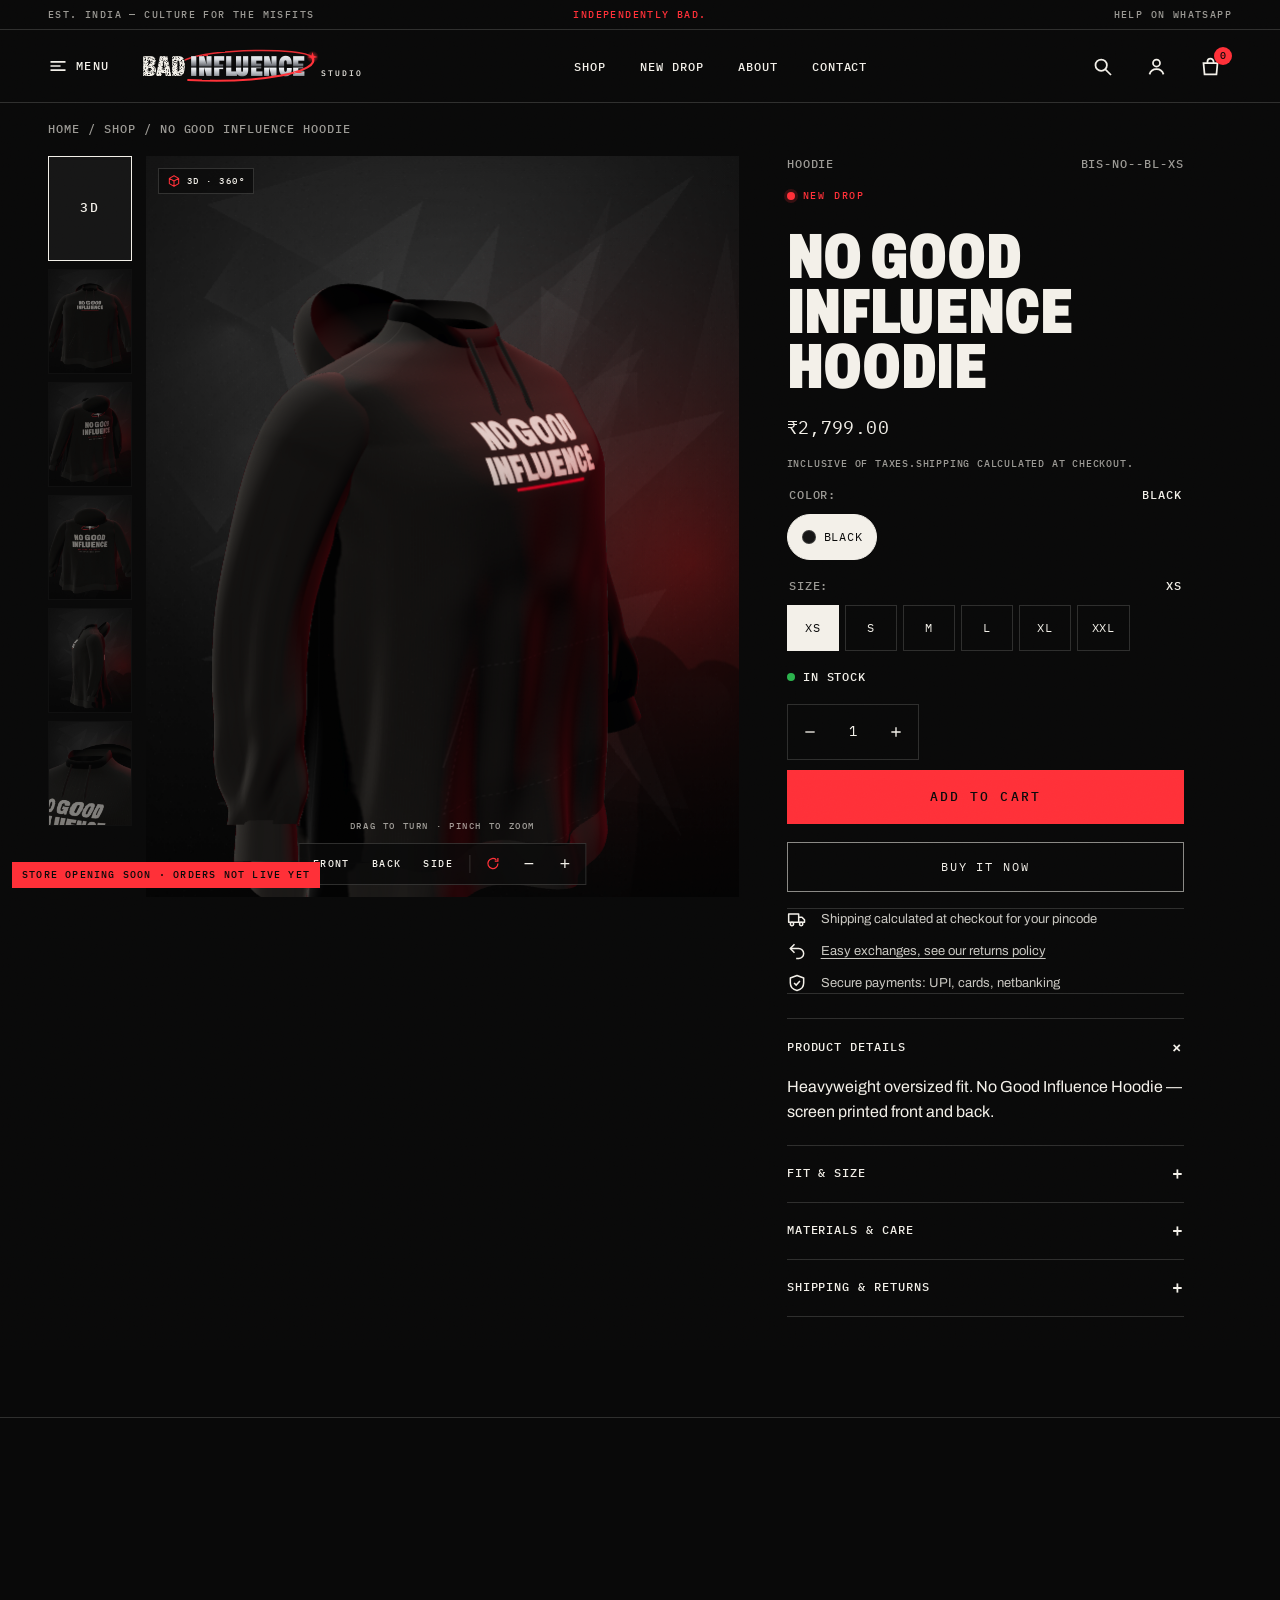
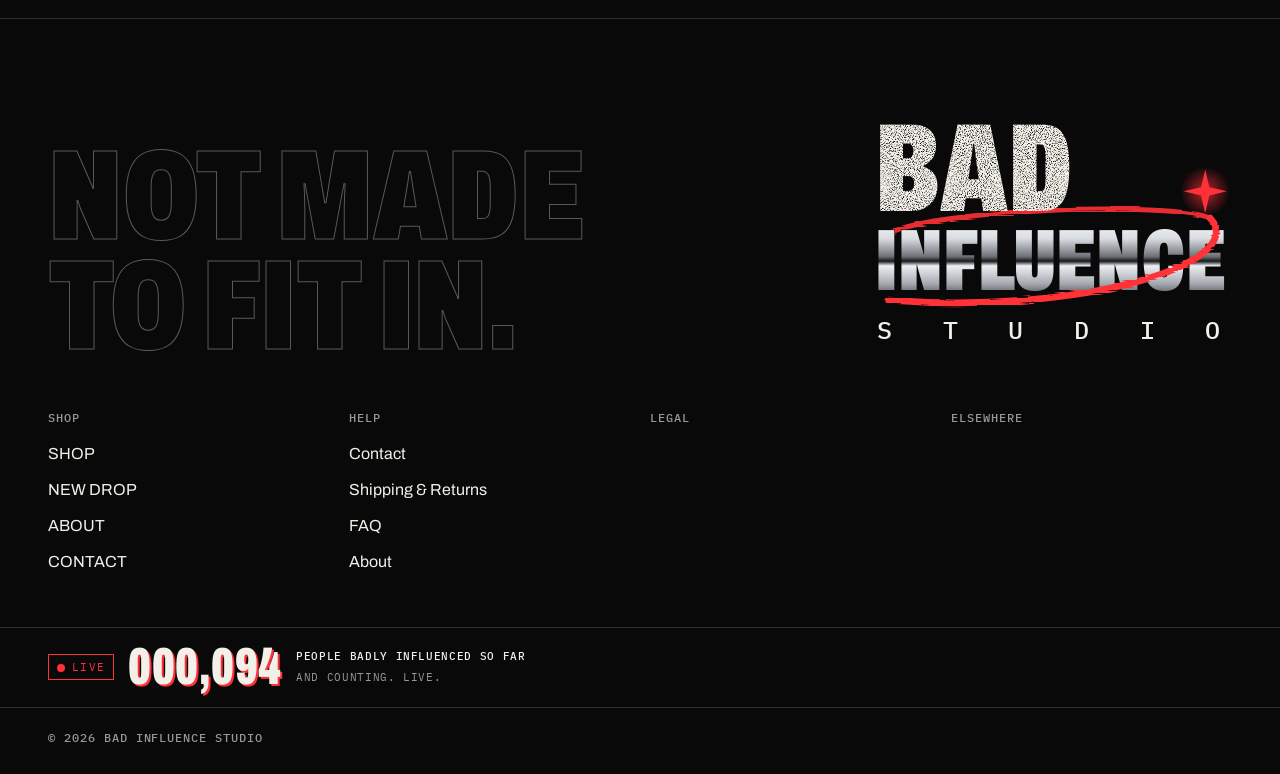
<file: product-no-good-influence-hoodie.html>
<!doctype html>
<html class="no-js" lang="en">
  <head>
    <meta charset="utf-8">
    <meta http-equiv="X-UA-Compatible" content="IE=edge">
    <meta name="viewport" content="width=device-width,initial-scale=1,viewport-fit=cover">
    <meta name="theme-color" content="#090909">
    <link rel="canonical" href="https://www.badinfluencestudio.in/product-no-good-influence-hoodie.html"><link rel="icon" type="image/svg+xml" href="./assets/favicon.svg"><link rel="preconnect" href="https://fonts.googleapis.com">
    <link rel="preconnect" href="https://fonts.gstatic.com" crossorigin>
    <link rel="stylesheet" href="https://fonts.googleapis.com/css2?family=Archivo:wdth,wght@62..125,300..900&family=IBM+Plex+Mono:wght@400;500&family=Mrs+Saint+Delafield&display=swap"><title>No Good Influence Hoodie | Bad Influence Studio</title><meta name="description" content="No Good Influence Hoodie by Bad Influence Studio: heavyweight oversized hoodie, screen printed front and back. Rs. 2,799. Chatpata streetwear for Gen Z, made in India."><meta property="og:site_name" content="Bad Influence Studio">
<meta property="og:url" content="https://www.badinfluencestudio.in/product-no-good-influence-hoodie.html">
<meta property="og:title" content="No Good Influence Hoodie | Bad Influence Studio">
<meta property="og:type" content="product">
<meta property="og:description" content="No Good Influence Hoodie by Bad Influence Studio: heavyweight oversized hoodie, screen printed front and back. Rs. 2,799. Chatpata streetwear for Gen Z, made in India."><meta property="og:image" content="https://www.badinfluencestudio.in/assets/print-no-good-influence-front-dark.png"><meta property="og:locale" content="en_IN"><meta property="og:price:amount" content="2,799.00">
  <meta property="og:price:currency" content="INR"><meta name="twitter:card" content="summary_large_image">
<meta name="twitter:title" content="No Good Influence Hoodie | Bad Influence Studio">
<meta name="twitter:description" content="No Good Influence Hoodie by Bad Influence Studio: heavyweight oversized hoodie, screen printed front and back. Rs. 2,799. Chatpata streetwear for Gen Z, made in India."><meta name="twitter:image" content="https://www.badinfluencestudio.in/assets/print-no-good-influence-front-dark.png">


    <link rel="stylesheet" href="./assets/theme.css">
    <style>
  :root {
    --ink: #090909;
    --paper: #F3F0E9;
    --concrete: #777777;
    --acid: #FF3038;
    --chrome: #C9CBCF;
    --ink-rgb: 9, 9, 9;
    --paper-rgb: 243, 240, 233;
    --acid-rgb: 255, 48, 56;
    --whatsapp-offset: 0px;
    --logo-w: 220px;
  }
</style>


    <script>
      document.documentElement.classList.replace('no-js', 'js');
      window.BIS = {
        routes: {
          root: "/",
          cart: "cart.html",
          cartAdd: "/cart/add",
          cartChange: "/cart/change",
          cartUpdate: "/cart/update",
          recommendations: "/recommendations/products"
        },
        moneyFormat: "₹{{amount}}",
        strings: {
          addToCart: "Add to cart",
          soldOut: "Sold out",
          unavailable: "Unavailable",
          adding: "Adding…",
          added: "Added",
          cartError: "Couldn't update your bag. Please try again."
        }
      };
    </script><script type="importmap">
      {
        "imports": {
          "three": "./assets/three.module.min.js",
          "three-bgu": "./assets/three-bgu.js",
          "three-gltf": "./assets/three-gltf-loader.js",
          "bis-3d": "./assets/bis-3d.js"
        }
      }
    </script>
    <script src="./assets/global.js" defer></script>
    <script type="module" src="./assets/bis-mockups.js"></script>

    
  <meta name="robots" content="index, follow, max-image-preview:large"><script src="assets/preview-shim.js"></script></head>

  <body class="template-product scheme-ink">
    <a class="skip-link" href="#MainContent">Skip to content</a>
    <div class="grain" aria-hidden="true"></div>

    <div id="shopify-section-template--announcement" class="shopify-section section-announce"><div class="announce mono" data-announce data-interval="4000"><p class="announce__side announce__side--left">EST. INDIA — CULTURE FOR THE MISFITS</p><ul class="announce__list" role="list" aria-label="Store announcements">
      <li class="announce__item is-active" ><span>INDEPENDENTLY BAD.</span></li><li class="announce__item" ><a href="/collections/all">NEW DROP — OUT NOW</a></li>
    </ul><p class="announce__side announce__side--right">HELP ON WHATSAPP</p></div>
</div><div id="shopify-section-template--header" class="shopify-section section-header"><header class="header" data-header>
  <div class="header__inner">
    <button type="button" class="header__menu-btn mono" aria-controls="MenuDrawer" aria-expanded="false" data-menu-open>
      <svg class="icon" viewBox="0 0 24 24" aria-hidden="true" focusable="false"><path d="M3 7h18M3 12h12M3 17h18" stroke="currentColor" stroke-width="2"/></svg><span class="visually-hidden">Menu</span>
    </button>

    <a href="/" class="header__logo">
      <svg class="logo logo--svg logo--horizontal" viewBox="0 0 610 96" role="img" aria-label="BAD INFLUENCE STUDIO">
      <title>BAD INFLUENCE STUDIO</title>
      <defs>
      <linearGradient id="lgChrome-hdr" x1="0" y1="0" x2="0" y2="1">
        <stop offset="0" stop-color="#ffffff"/><stop offset=".26" stop-color="#d9dce1"/><stop offset=".45" stop-color="#6e7177"/>
        <stop offset=".5" stop-color="#17181a"/><stop offset=".55" stop-color="#eef0f3"/><stop offset=".74" stop-color="#a5a9af"/>
        <stop offset=".9" stop-color="#3b3d41"/><stop offset="1" stop-color="#dfe2e6"/>
      </linearGradient>
      <filter id="lgRough-hdr" x="-5%" y="-5%" width="110%" height="110%">
        <feTurbulence type="fractalNoise" baseFrequency=".85" numOctaves="2" seed="3" result="n"/>
        <feColorMatrix in="n" type="matrix" values="0 0 0 0 0  0 0 0 0 0  0 0 0 0 0  0 0 0 -3.2 2.55" result="m"/>
        <feComposite in="SourceGraphic" in2="m" operator="in"/>
      </filter>
      <filter id="lgBrush-hdr" x="-10%" y="-40%" width="120%" height="180%">
        <feTurbulence type="fractalNoise" baseFrequency=".015 .9" numOctaves="2" seed="8" result="t"/>
        <feDisplacementMap in="SourceGraphic" in2="t" scale="5"/>
      </filter>
      <radialGradient id="lgGlow-hdr"><stop offset="0" stop-color="#FF3038" stop-opacity=".7"/><stop offset="1" stop-color="#FF3038" stop-opacity="0"/></radialGradient>
    </defs>
      <path d="M120 30 C 200 -2, 440 -4, 472 22" fill="none" stroke="#FF3038" stroke-width="4.5" stroke-linecap="round" opacity=".9" filter="url(#lgBrush-hdr)"/>
      <text x="0" y="76" font-family="Archivo, 'Arial Narrow', sans-serif" font-weight="900" font-size="80" style="font-stretch:62%" textLength="122" lengthAdjust="spacingAndGlyphs" fill="#F3F0E9" filter="url(#lgRough-hdr)">BAD</text>
      <text x="134" y="76" font-family="Archivo, 'Arial Narrow', sans-serif" font-weight="900" font-size="80" style="font-stretch:62%" textLength="318" lengthAdjust="spacingAndGlyphs" fill="url(#lgChrome-hdr)" stroke="#0b0b0c" stroke-width="1.2" paint-order="stroke">INFLUENCE</text>
      <path d="M472 22 C 500 64, 330 96, 128 86" fill="none" stroke="#FF3038" stroke-width="6" stroke-linecap="round" filter="url(#lgBrush-hdr)"/>
      <circle cx="473" cy="22" r="17" fill="url(#lgGlow-hdr)"/>
      <path d="M473 8 L476 19 L487 22 L476 25 L473 36 L470 25 L459 22 L470 19 Z" fill="#FF3038"/>
      <text x="496" y="76" font-family="'IBM Plex Mono', ui-monospace, monospace" font-weight="500" font-size="21" textLength="112" lengthAdjust="spacing" fill="#F3F0E9">STUDIO</text>
    </svg>
    </a>

    <nav class="header__nav" aria-label="Primary">
      <ul role="list"><li><a href="/collections/all" class="header__link mono">SHOP</a></li><li><a href="/collections/new-drop" class="header__link mono">NEW DROP</a></li><li><a href="/pages/about" class="header__link mono">ABOUT</a></li><li><a href="/pages/contact" class="header__link mono">CONTACT</a></li></ul>
    </nav>

    <div class="header__actions">
      <button type="button" class="header__action mono" aria-controls="SearchDialog" data-search-open>
        <svg class="icon" viewBox="0 0 24 24" aria-hidden="true" focusable="false"><circle cx="10.5" cy="10.5" r="6.5" fill="none" stroke="currentColor" stroke-width="2"/><path d="M15.5 15.5 21 21" stroke="currentColor" stroke-width="2" stroke-linecap="square"/></svg><span class="visually-hidden">Search</span>
      </button><a href="/account" class="header__action mono header__action--account">
          <svg class="icon" viewBox="0 0 24 24" aria-hidden="true" focusable="false"><circle cx="12" cy="8" r="4" fill="none" stroke="currentColor" stroke-width="2"/><path d="M4 21c1.2-4 4.2-6 8-6s6.8 2 8 6" fill="none" stroke="currentColor" stroke-width="2"/></svg><span class="visually-hidden">Log in</span>
        </a><a href="cart.html" class="header__action header__bag mono" data-cart-open aria-controls="CartDrawer">
        <svg class="icon" viewBox="0 0 24 24" aria-hidden="true" focusable="false"><path d="M4 8h16l-1.2 13H5.2z" fill="none" stroke="currentColor" stroke-width="2" stroke-linejoin="miter"/><path d="M8.5 8V6.5a3.5 3.5 0 0 1 7 0V8" fill="none" stroke="currentColor" stroke-width="2"/></svg>
        <span class="header__bag-count" data-cart-count aria-hidden="true">0</span>
        <span class="visually-hidden" data-cart-count-label>Bag, 0 items</span>
      </a>
    </div>
  </div>
</header>

<dialog class="menu-drawer menu-drawer--spine scheme-ink" id="MenuDrawer" aria-label="Menu" data-menu-drawer>
  <div class="menu-drawer__top">
    <svg class="logo logo--svg logo--horizontal" viewBox="0 0 610 96" role="img" aria-label="BAD INFLUENCE STUDIO">
      <title>BAD INFLUENCE STUDIO</title>
      <defs>
      <linearGradient id="lgChrome-menu" x1="0" y1="0" x2="0" y2="1">
        <stop offset="0" stop-color="#ffffff"/><stop offset=".26" stop-color="#d9dce1"/><stop offset=".45" stop-color="#6e7177"/>
        <stop offset=".5" stop-color="#17181a"/><stop offset=".55" stop-color="#eef0f3"/><stop offset=".74" stop-color="#a5a9af"/>
        <stop offset=".9" stop-color="#3b3d41"/><stop offset="1" stop-color="#dfe2e6"/>
      </linearGradient>
      <filter id="lgRough-menu" x="-5%" y="-5%" width="110%" height="110%">
        <feTurbulence type="fractalNoise" baseFrequency=".85" numOctaves="2" seed="3" result="n"/>
        <feColorMatrix in="n" type="matrix" values="0 0 0 0 0  0 0 0 0 0  0 0 0 0 0  0 0 0 -3.2 2.55" result="m"/>
        <feComposite in="SourceGraphic" in2="m" operator="in"/>
      </filter>
      <filter id="lgBrush-menu" x="-10%" y="-40%" width="120%" height="180%">
        <feTurbulence type="fractalNoise" baseFrequency=".015 .9" numOctaves="2" seed="8" result="t"/>
        <feDisplacementMap in="SourceGraphic" in2="t" scale="5"/>
      </filter>
      <radialGradient id="lgGlow-menu"><stop offset="0" stop-color="#FF3038" stop-opacity=".7"/><stop offset="1" stop-color="#FF3038" stop-opacity="0"/></radialGradient>
    </defs>
      <path d="M120 30 C 200 -2, 440 -4, 472 22" fill="none" stroke="#FF3038" stroke-width="4.5" stroke-linecap="round" opacity=".9" filter="url(#lgBrush-menu)"/>
      <text x="0" y="76" font-family="Archivo, 'Arial Narrow', sans-serif" font-weight="900" font-size="80" style="font-stretch:62%" textLength="122" lengthAdjust="spacingAndGlyphs" fill="#F3F0E9" filter="url(#lgRough-menu)">BAD</text>
      <text x="134" y="76" font-family="Archivo, 'Arial Narrow', sans-serif" font-weight="900" font-size="80" style="font-stretch:62%" textLength="318" lengthAdjust="spacingAndGlyphs" fill="url(#lgChrome-menu)" stroke="#0b0b0c" stroke-width="1.2" paint-order="stroke">INFLUENCE</text>
      <path d="M472 22 C 500 64, 330 96, 128 86" fill="none" stroke="#FF3038" stroke-width="6" stroke-linecap="round" filter="url(#lgBrush-menu)"/>
      <circle cx="473" cy="22" r="17" fill="url(#lgGlow-menu)"/>
      <path d="M473 8 L476 19 L487 22 L476 25 L473 36 L470 25 L459 22 L470 19 Z" fill="#FF3038"/>
      <text x="496" y="76" font-family="'IBM Plex Mono', ui-monospace, monospace" font-weight="500" font-size="21" textLength="112" lengthAdjust="spacing" fill="#F3F0E9">STUDIO</text>
    </svg>
    <button type="button" class="icon-btn" data-dialog-close aria-label="Close menu"><svg class="icon" viewBox="0 0 24 24" aria-hidden="true" focusable="false"><path d="m5 5 14 14M19 5 5 19" stroke="currentColor" stroke-width="2"/></svg></button>
  </div>
  <nav aria-label="Mobile">
    <div class="spine" data-spine>
      <a href="/collections/all" class="spine__link" data-spine-at="1"><span class="spine__num">01</span>Shop all</a>
      <a href="/collections/new-drop" class="spine__link" data-spine-at="3"><span class="spine__num">02</span>New drop</a>
      <a href="/products/bad-habit-tee" class="spine__link" data-spine-at="5"><span class="spine__num">03</span>Tees</a>
      <a href="/products/after-hours-long-sleeve" class="spine__link" data-spine-at="7"><span class="spine__num">04</span>Long<br>sleeves</a>
      <a href="/products/no-good-influence-hoodie" class="spine__link" data-spine-at="9"><span class="spine__num">05</span>Hoodies</a>
      <a href="/pages/about" class="spine__link" data-spine-at="11"><span class="spine__num">06</span>About</a>
    </div>
  </nav>
  <div class="menu-drawer__foot mono"><a href="/account">Log in</a><span class="menu-drawer__tag">Not made to fit in.</span>
  </div>
</dialog>

<dialog class="search-dialog scheme-ink" id="SearchDialog" aria-label="Search" data-search-dialog>
  <form action="/search" method="get" role="search" class="search-dialog__form">
    <label for="SearchInput" class="mono">Search the studio</label>
    <div class="search-dialog__row">
      <input id="SearchInput" type="search" name="q" value="" placeholder="Tees, hoodies, bad ideas…" autocomplete="off">
      <input type="hidden" name="type" value="product">
      <button type="submit" class="btn btn--light">Search</button>
    </div>
  </form>
  <button type="button" class="icon-btn search-dialog__close" data-dialog-close aria-label="Close search"><svg class="icon" viewBox="0 0 24 24" aria-hidden="true" focusable="false"><path d="m5 5 14 14M19 5 5 19" stroke="currentColor" stroke-width="2"/></svg></button>
</dialog>


</div><div id="shopify-section-template--main" class="shopify-section section-product"><section class="pdp scheme-ink" data-product-section data-section-id="template--main" data-product-handle="no-good-influence-hoodie" data-product-id="7003">
  <nav class="crumbs mono page-width" aria-label="Breadcrumb">
    <a href="/">Home</a><span aria-hidden="true">/</span><a href="shop.html">Shop</a><span aria-hidden="true">/</span><span aria-current="page">NO GOOD INFLUENCE HOODIE</span>
  </nav>

  <div class="pdp__grid">
    <div class="pdp__gallery" data-gallery>
      <ul class="pdp__media" role="list" data-gallery-track aria-label="Product media"><li class="pdp__slide pdp__slide--model" data-media-id="mock-0">
            <bis-tee3d class="tee3d pdp__viewer" data-tee3d="{&quot;garment&quot;:&quot;hoodie&quot;,&quot;color&quot;:&quot;#141414&quot;,&quot;colors&quot;:[{&quot;name&quot;:&quot;Black&quot;,&quot;hex&quot;:&quot;#141414&quot;}],&quot;print&quot;:&quot;NO GOOD|INFLUENCE&quot;,&quot;mannequin&quot;:&quot;none&quot;,&quot;view&quot;:&quot;front34&quot;,&quot;autoRotate&quot;:true,&quot;backdrop&quot;:true,&quot;title&quot;:&quot;NO GOOD INFLUENCE HOODIE&quot;,&quot;printFront&quot;:&quot;./assets/print-no-good-influence-front-light.png&quot;,&quot;printBack&quot;:&quot;./assets/print-no-good-influence-back-light.png&quot;,&quot;printFrontAlt&quot;:&quot;./assets/print-no-good-influence-front-dark.png&quot;,&quot;printBackAlt&quot;:&quot;./assets/print-no-good-influence-back-dark.png&quot;}" data-eager>
  <div class="tee3d__poster" aria-hidden="true"></div>
  <canvas class="tee3d__canvas" role="img" aria-label="Interactive 3D view of NO GOOD INFLUENCE HOODIE. Drag or use the arrow keys to turn it, plus and minus to zoom."></canvas>
  <span class="tee3d__loading mono" aria-hidden="true"><span class="tee3d__spinner"></span>Loading 3D</span>
  <span class="tee3d__badge mono" aria-hidden="true"><svg class="icon" viewBox="0 0 24 24" aria-hidden="true" focusable="false"><path d="M12 3 4 7.5v9L12 21l8-4.5v-9z M4 7.5 12 12l8-4.5 M12 12v9" fill="none" stroke="currentColor" stroke-width="1.8" stroke-linejoin="round"/></svg>3D · 360°</span>
  <span class="tee3d__hint mono" aria-hidden="true">Drag to turn · pinch to zoom</span>
  <p class="visually-hidden" role="status" aria-live="polite" data-tee3d-status></p><div class="tee3d__controls" role="toolbar" aria-label="3D view controls">
      <button type="button" class="tee3d__btn mono" data-tee3d-action="front">Front</button>
      <button type="button" class="tee3d__btn mono" data-tee3d-action="back">Back</button>
      <button type="button" class="tee3d__btn mono" data-tee3d-action="side">Side</button>
      <span class="tee3d__sep" aria-hidden="true"></span>
      <button type="button" class="tee3d__btn tee3d__btn--icon" data-tee3d-action="spin" aria-pressed="true" aria-label="Auto-rotate"><svg class="icon" viewBox="0 0 24 24" aria-hidden="true" focusable="false"><path d="M20 12a8 8 0 1 1-2.6-5.9" fill="none" stroke="currentColor" stroke-width="2"/><path d="M20 3v5h-5" fill="none" stroke="currentColor" stroke-width="2"/></svg></button>
      <button type="button" class="tee3d__btn tee3d__btn--icon" data-tee3d-action="zoom-out" aria-label="Zoom out"><svg class="icon" viewBox="0 0 24 24" aria-hidden="true" focusable="false"><path d="M5 12h14" stroke="currentColor" stroke-width="2"/></svg></button>
      <button type="button" class="tee3d__btn tee3d__btn--icon" data-tee3d-action="zoom-in" aria-label="Zoom in"><svg class="icon" viewBox="0 0 24 24" aria-hidden="true" focusable="false"><path d="M12 5v14M5 12h14" stroke="currentColor" stroke-width="2"/></svg></button>
    </div></bis-tee3d>
<script type="module" src="./assets/tee-3d.js"></script>

          </li><li class="pdp__slide" data-media-id="mock-1">
              <div class="mock-host pdp__mock"><img class="mock3d " data-mock3d="{&quot;type&quot;:&quot;Hoodie&quot;,&quot;title&quot;:&quot;NO GOOD INFLUENCE HOODIE&quot;,&quot;color&quot;:&quot;Black&quot;,&quot;print&quot;:&quot;NO GOOD|INFLUENCE&quot;,&quot;back&quot;:&quot;&quot;,&quot;view&quot;:&quot;front&quot;,&quot;mannequin&quot;:&quot;none&quot;,&quot;seed&quot;:24,&quot;printFront&quot;:&quot;./assets/print-no-good-influence-front-light.png&quot;,&quot;printBack&quot;:&quot;./assets/print-no-good-influence-back-light.png&quot;,&quot;printFrontAlt&quot;:&quot;./assets/print-no-good-influence-front-dark.png&quot;,&quot;printBackAlt&quot;:&quot;./assets/print-no-good-influence-back-dark.png&quot;}" src="[data-uri]" alt="NO GOOD INFLUENCE HOODIE — 3D mockup, front view" width="1000" height="1250" loading="lazy"><span class="mock-tag mono" aria-hidden="true">3D mockup</span></div>
            </li><li class="pdp__slide" data-media-id="mock-2">
              <div class="mock-host pdp__mock"><img class="mock3d " data-mock3d="{&quot;type&quot;:&quot;Hoodie&quot;,&quot;title&quot;:&quot;NO GOOD INFLUENCE HOODIE&quot;,&quot;color&quot;:&quot;Black&quot;,&quot;print&quot;:&quot;NO GOOD|INFLUENCE&quot;,&quot;back&quot;:&quot;&quot;,&quot;view&quot;:&quot;back34&quot;,&quot;mannequin&quot;:&quot;none&quot;,&quot;seed&quot;:24,&quot;printFront&quot;:&quot;./assets/print-no-good-influence-front-light.png&quot;,&quot;printBack&quot;:&quot;./assets/print-no-good-influence-back-light.png&quot;,&quot;printFrontAlt&quot;:&quot;./assets/print-no-good-influence-front-dark.png&quot;,&quot;printBackAlt&quot;:&quot;./assets/print-no-good-influence-back-dark.png&quot;}" src="[data-uri]" alt="NO GOOD INFLUENCE HOODIE — 3D mockup, back34 view" width="1000" height="1250" loading="lazy"><span class="mock-tag mono" aria-hidden="true">3D mockup</span></div>
            </li><li class="pdp__slide" data-media-id="mock-3">
              <div class="mock-host pdp__mock"><img class="mock3d " data-mock3d="{&quot;type&quot;:&quot;Hoodie&quot;,&quot;title&quot;:&quot;NO GOOD INFLUENCE HOODIE&quot;,&quot;color&quot;:&quot;Black&quot;,&quot;print&quot;:&quot;NO GOOD|INFLUENCE&quot;,&quot;back&quot;:&quot;&quot;,&quot;view&quot;:&quot;back&quot;,&quot;mannequin&quot;:&quot;none&quot;,&quot;seed&quot;:24,&quot;printFront&quot;:&quot;./assets/print-no-good-influence-front-light.png&quot;,&quot;printBack&quot;:&quot;./assets/print-no-good-influence-back-light.png&quot;,&quot;printFrontAlt&quot;:&quot;./assets/print-no-good-influence-front-dark.png&quot;,&quot;printBackAlt&quot;:&quot;./assets/print-no-good-influence-back-dark.png&quot;}" src="[data-uri]" alt="NO GOOD INFLUENCE HOODIE — 3D mockup, back view" width="1000" height="1250" loading="lazy"><span class="mock-tag mono" aria-hidden="true">3D mockup</span></div>
            </li><li class="pdp__slide" data-media-id="mock-4">
              <div class="mock-host pdp__mock"><img class="mock3d " data-mock3d="{&quot;type&quot;:&quot;Hoodie&quot;,&quot;title&quot;:&quot;NO GOOD INFLUENCE HOODIE&quot;,&quot;color&quot;:&quot;Black&quot;,&quot;print&quot;:&quot;NO GOOD|INFLUENCE&quot;,&quot;back&quot;:&quot;&quot;,&quot;view&quot;:&quot;side&quot;,&quot;mannequin&quot;:&quot;none&quot;,&quot;seed&quot;:24,&quot;printFront&quot;:&quot;./assets/print-no-good-influence-front-light.png&quot;,&quot;printBack&quot;:&quot;./assets/print-no-good-influence-back-light.png&quot;,&quot;printFrontAlt&quot;:&quot;./assets/print-no-good-influence-front-dark.png&quot;,&quot;printBackAlt&quot;:&quot;./assets/print-no-good-influence-back-dark.png&quot;}" src="[data-uri]" alt="NO GOOD INFLUENCE HOODIE — 3D mockup, side view" width="1000" height="1250" loading="lazy"><span class="mock-tag mono" aria-hidden="true">3D mockup</span></div>
            </li><li class="pdp__slide" data-media-id="mock-5">
              <div class="mock-host pdp__mock"><img class="mock3d " data-mock3d="{&quot;type&quot;:&quot;Hoodie&quot;,&quot;title&quot;:&quot;NO GOOD INFLUENCE HOODIE&quot;,&quot;color&quot;:&quot;Black&quot;,&quot;print&quot;:&quot;NO GOOD|INFLUENCE&quot;,&quot;back&quot;:&quot;&quot;,&quot;view&quot;:&quot;collar&quot;,&quot;mannequin&quot;:&quot;none&quot;,&quot;seed&quot;:24,&quot;printFront&quot;:&quot;./assets/print-no-good-influence-front-light.png&quot;,&quot;printBack&quot;:&quot;./assets/print-no-good-influence-back-light.png&quot;,&quot;printFrontAlt&quot;:&quot;./assets/print-no-good-influence-front-dark.png&quot;,&quot;printBackAlt&quot;:&quot;./assets/print-no-good-influence-back-dark.png&quot;}" src="[data-uri]" alt="NO GOOD INFLUENCE HOODIE — 3D mockup, collar view" width="1000" height="1250" loading="lazy"><span class="mock-tag mono" aria-hidden="true">3D mockup</span></div>
            </li></ul><p class="pdp__counter mono" aria-hidden="true"><span data-gallery-index>1</span> / 6</p>
        <ul class="pdp__thumbs" role="list" aria-label="Choose view">
          <li><button type="button" class="pdp__thumb pdp__thumb--3d is-active" data-thumb="mock-0" aria-label="Show interactive 3D mockup" aria-current="true"><span class="mono">3D</span></button></li><li><button type="button" class="pdp__thumb" data-thumb="mock-1" aria-label="Show front view"><img class="mock3d mock3d--mirror " data-mock3d-mirror="{&quot;type&quot;:&quot;Hoodie&quot;,&quot;title&quot;:&quot;NO GOOD INFLUENCE HOODIE&quot;,&quot;color&quot;:&quot;Black&quot;,&quot;print&quot;:&quot;NO GOOD|INFLUENCE&quot;,&quot;back&quot;:&quot;&quot;,&quot;view&quot;:&quot;front&quot;,&quot;mannequin&quot;:&quot;none&quot;,&quot;seed&quot;:24,&quot;printFront&quot;:&quot;./assets/print-no-good-influence-front-light.png&quot;,&quot;printBack&quot;:&quot;./assets/print-no-good-influence-back-light.png&quot;,&quot;printFrontAlt&quot;:&quot;./assets/print-no-good-influence-front-dark.png&quot;,&quot;printBackAlt&quot;:&quot;./assets/print-no-good-influence-back-dark.png&quot;}" src="[data-uri]" alt="" width="160" height="200"></button></li><li><button type="button" class="pdp__thumb" data-thumb="mock-2" aria-label="Show back34 view"><img class="mock3d mock3d--mirror " data-mock3d-mirror="{&quot;type&quot;:&quot;Hoodie&quot;,&quot;title&quot;:&quot;NO GOOD INFLUENCE HOODIE&quot;,&quot;color&quot;:&quot;Black&quot;,&quot;print&quot;:&quot;NO GOOD|INFLUENCE&quot;,&quot;back&quot;:&quot;&quot;,&quot;view&quot;:&quot;back34&quot;,&quot;mannequin&quot;:&quot;none&quot;,&quot;seed&quot;:24,&quot;printFront&quot;:&quot;./assets/print-no-good-influence-front-light.png&quot;,&quot;printBack&quot;:&quot;./assets/print-no-good-influence-back-light.png&quot;,&quot;printFrontAlt&quot;:&quot;./assets/print-no-good-influence-front-dark.png&quot;,&quot;printBackAlt&quot;:&quot;./assets/print-no-good-influence-back-dark.png&quot;}" src="[data-uri]" alt="" width="160" height="200"></button></li><li><button type="button" class="pdp__thumb" data-thumb="mock-3" aria-label="Show back view"><img class="mock3d mock3d--mirror " data-mock3d-mirror="{&quot;type&quot;:&quot;Hoodie&quot;,&quot;title&quot;:&quot;NO GOOD INFLUENCE HOODIE&quot;,&quot;color&quot;:&quot;Black&quot;,&quot;print&quot;:&quot;NO GOOD|INFLUENCE&quot;,&quot;back&quot;:&quot;&quot;,&quot;view&quot;:&quot;back&quot;,&quot;mannequin&quot;:&quot;none&quot;,&quot;seed&quot;:24,&quot;printFront&quot;:&quot;./assets/print-no-good-influence-front-light.png&quot;,&quot;printBack&quot;:&quot;./assets/print-no-good-influence-back-light.png&quot;,&quot;printFrontAlt&quot;:&quot;./assets/print-no-good-influence-front-dark.png&quot;,&quot;printBackAlt&quot;:&quot;./assets/print-no-good-influence-back-dark.png&quot;}" src="[data-uri]" alt="" width="160" height="200"></button></li><li><button type="button" class="pdp__thumb" data-thumb="mock-4" aria-label="Show side view"><img class="mock3d mock3d--mirror " data-mock3d-mirror="{&quot;type&quot;:&quot;Hoodie&quot;,&quot;title&quot;:&quot;NO GOOD INFLUENCE HOODIE&quot;,&quot;color&quot;:&quot;Black&quot;,&quot;print&quot;:&quot;NO GOOD|INFLUENCE&quot;,&quot;back&quot;:&quot;&quot;,&quot;view&quot;:&quot;side&quot;,&quot;mannequin&quot;:&quot;none&quot;,&quot;seed&quot;:24,&quot;printFront&quot;:&quot;./assets/print-no-good-influence-front-light.png&quot;,&quot;printBack&quot;:&quot;./assets/print-no-good-influence-back-light.png&quot;,&quot;printFrontAlt&quot;:&quot;./assets/print-no-good-influence-front-dark.png&quot;,&quot;printBackAlt&quot;:&quot;./assets/print-no-good-influence-back-dark.png&quot;}" src="[data-uri]" alt="" width="160" height="200"></button></li><li><button type="button" class="pdp__thumb" data-thumb="mock-5" aria-label="Show collar view"><img class="mock3d mock3d--mirror " data-mock3d-mirror="{&quot;type&quot;:&quot;Hoodie&quot;,&quot;title&quot;:&quot;NO GOOD INFLUENCE HOODIE&quot;,&quot;color&quot;:&quot;Black&quot;,&quot;print&quot;:&quot;NO GOOD|INFLUENCE&quot;,&quot;back&quot;:&quot;&quot;,&quot;view&quot;:&quot;collar&quot;,&quot;mannequin&quot;:&quot;none&quot;,&quot;seed&quot;:24,&quot;printFront&quot;:&quot;./assets/print-no-good-influence-front-light.png&quot;,&quot;printBack&quot;:&quot;./assets/print-no-good-influence-back-light.png&quot;,&quot;printFrontAlt&quot;:&quot;./assets/print-no-good-influence-front-dark.png&quot;,&quot;printBackAlt&quot;:&quot;./assets/print-no-good-influence-back-dark.png&quot;}" src="[data-uri]" alt="" width="160" height="200"></button></li></ul></div>

    <div class="pdp__info">
      <div class="pdp__sticky">
        <p class="pdp__meta mono">
          <span>Hoodie</span>
          <span data-variant-sku>BIS-NO--BL-XS</span>
        </p><p class="pdp__badge mono"><span class="dot dot--acid"></span>New drop</p><h1 class="pdp__title display">NO GOOD INFLUENCE HOODIE</h1>

        <div class="pdp__price-row">
          <div class="pdp__price" data-variant-price>
            <div class="price" data-price>
  <span class="visually-hidden">Price</span>
  <span class="price__current" data-price-current>₹2,799.00</span><s class="price__compare" data-price-compare hidden></s></div>
          </div></div>
        <p class="pdp__tax mono">Inclusive of taxes.Shipping calculated at checkout.
        </p><form method="post" action="/cart/add" id="ProductForm-template--main" class="pdp__form" novalidate="novalidate" data-product-form=""><input type="hidden" name="id" value="4001" data-variant-id><div class="picker" data-variant-picker><fieldset class="picker__group" data-option-index="0">
                  <legend class="picker__legend mono">
                    Color: <span data-option-selected>Black</span></legend>
                  <div class="picker__values"><input type="radio" class="picker__radio visually-hidden" id="Opt-template--main-0-0" name="option-0" value="Black" checked>
                      <label for="Opt-template--main-0-0" class="chip chip--swatch" data-option-value="Black"><span class="chip__dot" style="background: #141414"></span>Black
                      </label></div>
                </fieldset><fieldset class="picker__group" data-option-index="1">
                  <legend class="picker__legend mono">
                    Size: <span data-option-selected>XS</span></legend>
                  <div class="picker__values"><input type="radio" class="picker__radio visually-hidden" id="Opt-template--main-1-0" name="option-1" value="XS" checked>
                      <label for="Opt-template--main-1-0" class="chip" data-option-value="XS">XS
                      </label><input type="radio" class="picker__radio visually-hidden" id="Opt-template--main-1-1" name="option-1" value="S">
                      <label for="Opt-template--main-1-1" class="chip" data-option-value="S">S
                      </label><input type="radio" class="picker__radio visually-hidden" id="Opt-template--main-1-2" name="option-1" value="M">
                      <label for="Opt-template--main-1-2" class="chip" data-option-value="M">M
                      </label><input type="radio" class="picker__radio visually-hidden" id="Opt-template--main-1-3" name="option-1" value="L">
                      <label for="Opt-template--main-1-3" class="chip" data-option-value="L">L
                      </label><input type="radio" class="picker__radio visually-hidden" id="Opt-template--main-1-4" name="option-1" value="XL">
                      <label for="Opt-template--main-1-4" class="chip" data-option-value="XL">XL
                      </label><input type="radio" class="picker__radio visually-hidden" id="Opt-template--main-1-5" name="option-1" value="XXL">
                      <label for="Opt-template--main-1-5" class="chip" data-option-value="XXL">XXL
                      </label></div>
                </fieldset></div><p class="pdp__stock mono" data-stock aria-live="polite"><span class="dot dot--ok"></span>In stock</p>

          <div class="pdp__buy">
            <div class="qty" data-qty>
              <button type="button" class="qty__btn" data-qty-minus aria-label="Decrease quantity"><svg class="icon" viewBox="0 0 24 24" aria-hidden="true" focusable="false"><path d="M5 12h14" stroke="currentColor" stroke-width="2"/></svg></button>
              <label for="Qty-template--main" class="visually-hidden">Quantity</label>
              <input id="Qty-template--main" class="qty__input" type="number" name="quantity" value="1" min="1" inputmode="numeric">
              <button type="button" class="qty__btn" data-qty-plus aria-label="Increase quantity"><svg class="icon" viewBox="0 0 24 24" aria-hidden="true" focusable="false"><path d="M12 5v14M5 12h14" stroke="currentColor" stroke-width="2"/></svg></button>
            </div>
            <button type="submit" name="add" class="btn btn--acid btn--block pdp__add" data-add-button >
              <span data-add-label>Add to cart</span>
            </button>
          </div>
          <p class="form-error mono" role="alert" data-form-error hidden></p><div class="pdp__dynamic"><button type="button" class="shopify-payment-button__button shopify-payment-button__button--unbranded">Buy it now</button></div></form><ul class="pdp__trust" role="list"><li><svg class="icon" viewBox="0 0 24 24" aria-hidden="true" focusable="false"><path d="M2 6h12v10H2zM14 10h4l3 3v3h-7z" fill="none" stroke="currentColor" stroke-width="1.8" stroke-linejoin="round"/><circle cx="6" cy="18" r="2" fill="none" stroke="currentColor" stroke-width="1.8"/><circle cx="17" cy="18" r="2" fill="none" stroke="currentColor" stroke-width="1.8"/></svg><span>Shipping calculated at checkout for your pincode</span></li><li><svg class="icon" viewBox="0 0 24 24" aria-hidden="true" focusable="false"><path d="M9 14 4 9l5-5" fill="none" stroke="currentColor" stroke-width="1.8"/><path d="M4 9h10a6 6 0 0 1 0 12h-3" fill="none" stroke="currentColor" stroke-width="1.8"/></svg><span><a href="/policies/refund-policy">Easy exchanges, see our returns policy</a></span></li><li><svg class="icon" viewBox="0 0 24 24" aria-hidden="true" focusable="false"><path d="M12 3 4 6v6c0 5 3.5 8 8 9 4.5-1 8-4 8-9V6z" fill="none" stroke="currentColor" stroke-width="1.8" stroke-linejoin="round"/><path d="m8.5 12 2.5 2.5 4.5-5" fill="none" stroke="currentColor" stroke-width="1.8"/></svg><span>Secure payments: UPI, cards, netbanking</span></li></ul>

        <div class="pdp__acc"><details class="acc" open>
              <summary class="acc__sum mono">Product details</summary>
              <div class="acc__body rte"><p>Heavyweight oversized fit. No Good Influence Hoodie — screen printed front and back. </p></div>
            </details><details class="acc">
              <summary class="acc__sum mono">Fit &amp; size</summary>
              <div class="acc__body">
                <dl class="spec mono"><div><dt>Fit</dt><dd>Oversized, drop shoulder</dd></div><div><dt>Model</dt><dd>Model is 6'0" wearing L</dd></div></dl></div>
            </details><details class="acc">
              <summary class="acc__sum mono">Materials &amp; care</summary>
              <div class="acc__body">
                <dl class="spec mono"><div><dt>Fabric</dt><dd>100% cotton, bio-washed</dd></div><div><dt>Weight</dt><dd>240 GSM</dd></div></dl><div class="rte">Cold wash inside out. Do not iron on print.</div></div>
            </details><details class="acc">
            <summary class="acc__sum mono">Shipping &amp; returns</summary>
            <div class="acc__body rte">
              <p>Shipping charges and delivery estimates are calculated at checkout for your pincode.</p>
              <p class="acc__links"><a href="/policies/shipping-policy">Shipping policy</a><a href="/policies/refund-policy">Returns &amp; refunds</a></p>
            </div>
          </details>
        </div>


      </div>
    </div>
  </div><div class="buybar scheme-ink" data-buybar aria-hidden="true">
    <div class="buybar__info">
      <span class="buybar__title">NO GOOD INFLUENCE HOODIE</span>
      <span class="buybar__price mono" data-buybar-price>₹2,799.00</span>
    </div>
    <button type="submit" form="ProductForm-template--main" class="btn btn--acid btn--sm" data-buybar-button tabindex="-1" >
      <span data-add-label>Add to cart</span>
    </button>
  </div><script type="application/json" data-product-json>{"id": 7003, "handle": "no-good-influence-hoodie", "title": "NO GOOD INFLUENCE HOODIE", "type": "Hoodie", "vendor": "BAD INFLUENCE STUDIO", "url": "/products/no-good-influence-hoodie", "price": 279900, "price_min": 279900, "price_max": 279900, "price_varies": false, "compare_at_price": null, "compare_at_price_max": 0, "compare_at_price_min": 0, "available": true, "variants": [{"id": 4001, "title": "Black / XS", "price": 279900, "compare_at_price": null, "available": true, "option1": "Black", "option2": "XS", "options": ["Black", "XS"], "sku": "BIS-NO--BL-XS", "url": "/products/no-good-influence-hoodie?variant=4001", "inventory_management": "shopify", "inventory_policy": "deny", "inventory_quantity": 12, "featured_media": null, "unit_price_measurement": null, "requires_selling_plan": false, "selected": false}, {"id": 4002, "title": "Black / S", "price": 279900, "compare_at_price": null, "available": true, "option1": "Black", "option2": "S", "options": ["Black", "S"], "sku": "BIS-NO--BL-S", "url": "/products/no-good-influence-hoodie?variant=4002", "inventory_management": "shopify", "inventory_policy": "deny", "inventory_quantity": 12, "featured_media": null, "unit_price_measurement": null, "requires_selling_plan": false, "selected": false}, {"id": 4003, "title": "Black / M", "price": 279900, "compare_at_price": null, "available": true, "option1": "Black", "option2": "M", "options": ["Black", "M"], "sku": "BIS-NO--BL-M", "url": "/products/no-good-influence-hoodie?variant=4003", "inventory_management": "shopify", "inventory_policy": "deny", "inventory_quantity": 12, "featured_media": null, "unit_price_measurement": null, "requires_selling_plan": false, "selected": false}, {"id": 4004, "title": "Black / L", "price": 279900, "compare_at_price": null, "available": true, "option1": "Black", "option2": "L", "options": ["Black", "L"], "sku": "BIS-NO--BL-L", "url": "/products/no-good-influence-hoodie?variant=4004", "inventory_management": "shopify", "inventory_policy": "deny", "inventory_quantity": 12, "featured_media": null, "unit_price_measurement": null, "requires_selling_plan": false, "selected": false}, {"id": 4005, "title": "Black / XL", "price": 279900, "compare_at_price": null, "available": true, "option1": "Black", "option2": "XL", "options": ["Black", "XL"], "sku": "BIS-NO--BL-XL", "url": "/products/no-good-influence-hoodie?variant=4005", "inventory_management": "shopify", "inventory_policy": "deny", "inventory_quantity": 12, "featured_media": null, "unit_price_measurement": null, "requires_selling_plan": false, "selected": false}, {"id": 4006, "title": "Black / XXL", "price": 279900, "compare_at_price": null, "available": true, "option1": "Black", "option2": "XXL", "options": ["Black", "XXL"], "sku": "BIS-NO--BL-XXL", "url": "/products/no-good-influence-hoodie?variant=4006", "inventory_management": "shopify", "inventory_policy": "deny", "inventory_quantity": 12, "featured_media": null, "unit_price_measurement": null, "requires_selling_plan": false, "selected": false}], "selected_or_first_available_variant": {"id": 4001, "title": "Black / XS", "price": 279900, "compare_at_price": null, "available": true, "option1": "Black", "option2": "XS", "options": ["Black", "XS"], "sku": "BIS-NO--BL-XS", "url": "/products/no-good-influence-hoodie?variant=4001", "inventory_management": "shopify", "inventory_policy": "deny", "inventory_quantity": 12, "featured_media": null, "unit_price_measurement": null, "requires_selling_plan": false, "selected": false}, "first_available_variant": {"id": 4001, "title": "Black / XS", "price": 279900, "compare_at_price": null, "available": true, "option1": "Black", "option2": "XS", "options": ["Black", "XS"], "sku": "BIS-NO--BL-XS", "url": "/products/no-good-influence-hoodie?variant=4001", "inventory_management": "shopify", "inventory_policy": "deny", "inventory_quantity": 12, "featured_media": null, "unit_price_measurement": null, "requires_selling_plan": false, "selected": false}, "selected_variant": null, "has_only_default_variant": false, "options": ["Color", "Size"], "options_with_values": [{"name": "Color", "position": 1, "values": [{"swatch": {"color": "#141414"}, "available": true, "name": "Black"}], "selected_value": "Black"}, {"name": "Size", "position": 2, "values": [{"swatch": null, "available": true, "name": "XS"}, {"swatch": null, "available": true, "name": "S"}, {"swatch": null, "available": true, "name": "M"}, {"swatch": null, "available": true, "name": "L"}, {"swatch": null, "available": true, "name": "XL"}, {"swatch": null, "available": true, "name": "XXL"}], "selected_value": "XS"}], "media": [], "images": [], "featured_media": null, "featured_image": null, "tags": ["new-drop"], "description": "<p>Heavyweight oversized fit. No Good Influence Hoodie — screen printed front and back. <\/p>", "metafields": {"custom": {"fabric": "100% cotton, bio-washed", "gsm": 240, "fit": "Oversized, drop shoulder", "model_info": "Model is 6'0\" wearing L", "care": "Cold wash inside out. Do not iron on print.", "mock_print": {"value": "NO GOOD|INFLUENCE"}}, "reviews": {"rating": {"value": ""}, "rating_count": ""}}, "requires_selling_plan": false, "selling_plan_groups": [], "gift_card?": false, "created_at": "2026-10-01", "quantity_price_breaks_configured?": false}</script><script type="application/ld+json"></script>
</section>


</div><div id="shopify-section-template--related" class="shopify-section section-related"><section class="rail scheme-ink" data-recommendations
  data-url="/recommendations/products?section_id=template--related&product_id=7003&limit=4&intent=related"></section>


</div><div id="shopify-section-template--recent" class="shopify-section section-recent"><section class="rail scheme-ink" data-recently-viewed data-limit="4" data-current="no-good-influence-hoodie" hidden>
  <div class="page-width">
    <h2 class="rail__title display">YOU WERE LOOKING</h2>
    <ul class="rail__list" role="list" data-recent-list data-drag-scroll></ul>
  </div>
</section>


</div>
    </main>

    <div id="shopify-section-template--footer" class="shopify-section section-footer"><footer class="footer scheme-ink">
  <div class="footer__signoff">
    <p class="footer__big display" aria-hidden="true">Not made to fit in.</p>
    <div class="footer__mark"><svg class="logo logo--svg logo--stacked" viewBox="0 0 430 300" role="img" aria-label="BAD INFLUENCE STUDIO">
      <title>BAD INFLUENCE STUDIO</title>
      <defs>
      <linearGradient id="lgChrome-ftr" x1="0" y1="0" x2="0" y2="1">
        <stop offset="0" stop-color="#ffffff"/><stop offset=".26" stop-color="#d9dce1"/><stop offset=".45" stop-color="#6e7177"/>
        <stop offset=".5" stop-color="#17181a"/><stop offset=".55" stop-color="#eef0f3"/><stop offset=".74" stop-color="#a5a9af"/>
        <stop offset=".9" stop-color="#3b3d41"/><stop offset="1" stop-color="#dfe2e6"/>
      </linearGradient>
      <filter id="lgRough-ftr" x="-5%" y="-5%" width="110%" height="110%">
        <feTurbulence type="fractalNoise" baseFrequency=".85" numOctaves="2" seed="3" result="n"/>
        <feColorMatrix in="n" type="matrix" values="0 0 0 0 0  0 0 0 0 0  0 0 0 0 0  0 0 0 -3.2 2.55" result="m"/>
        <feComposite in="SourceGraphic" in2="m" operator="in"/>
      </filter>
      <filter id="lgBrush-ftr" x="-10%" y="-40%" width="120%" height="180%">
        <feTurbulence type="fractalNoise" baseFrequency=".015 .9" numOctaves="2" seed="8" result="t"/>
        <feDisplacementMap in="SourceGraphic" in2="t" scale="5"/>
      </filter>
      <radialGradient id="lgGlow-ftr"><stop offset="0" stop-color="#FF3038" stop-opacity=".7"/><stop offset="1" stop-color="#FF3038" stop-opacity="0"/></radialGradient>
    </defs>
      <path d="M14 150 C 60 116, 360 108, 404 128" fill="none" stroke="#FF3038" stroke-width="6" stroke-linecap="round" opacity=".9" filter="url(#lgBrush-ftr)"/>
      <text x="4" y="120" font-family="Archivo, 'Arial Narrow', sans-serif" font-weight="900" font-size="150" style="font-stretch:62%" textLength="236" lengthAdjust="spacingAndGlyphs" fill="#F3F0E9" filter="url(#lgRough-ftr)">BAD</text>
      <text x="4" y="214" font-family="Archivo, 'Arial Narrow', sans-serif" font-weight="900" font-size="104" style="font-stretch:62%" textLength="418" lengthAdjust="spacingAndGlyphs" fill="url(#lgChrome-ftr)" stroke="#0b0b0c" stroke-width="1.6" paint-order="stroke">INFLUENCE</text>
      <path d="M404 128 C 452 182, 250 244, 20 226" fill="none" stroke="#FF3038" stroke-width="8" stroke-linecap="round" filter="url(#lgBrush-ftr)"/>
      <circle cx="398" cy="96" r="30" fill="url(#lgGlow-ftr)"/>
      <path d="M398 70 L403 91 L424 96 L403 101 L398 122 L393 101 L372 96 L393 91 Z" fill="#FF3038"/>
      <text x="6" y="272" font-family="'IBM Plex Mono', ui-monospace, monospace" font-weight="500" font-size="30" textLength="410" lengthAdjust="spacing" fill="#F3F0E9">STUDIO</text>
    </svg></div>
  </div>

  <div class="footer__grid">
    <nav class="footer__col" aria-label="Footer shop">
      <h2 class="footer__h mono">Shop</h2>
      <ul role="list"><li><a href="/collections/all">SHOP</a></li><li><a href="/collections/new-drop">NEW DROP</a></li><li><a href="/pages/about">ABOUT</a></li><li><a href="/pages/contact">CONTACT</a></li></ul>
    </nav>

    <nav class="footer__col" aria-label="Footer help">
      <h2 class="footer__h mono">Help</h2>
      <ul role="list"><li><a href="/pages/contact">Contact</a></li><li><a href="/pages/shipping-returns">Shipping &amp; Returns</a></li><li><a href="/pages/faq">FAQ</a></li><li><a href="/pages/about">About</a></li></ul>
    </nav>

    <nav class="footer__col" aria-label="Policies">
      <h2 class="footer__h mono">Legal</h2>
      <ul role="list"></ul>
    </nav>

    <div class="footer__col">
      <h2 class="footer__h mono">Elsewhere</h2>
      <ul role="list"></ul></div>
  </div>

  <div class="viewcount" data-viewcount hidden aria-live="polite">
    <span class="viewcount__live"><i aria-hidden="true"></i>Live</span>
    <span class="viewcount__num" data-viewcount-num>000,000</span>
    <span class="viewcount__text"><b>people badly influenced so far</b><span data-viewcount-you>and counting. live.</span></span>
  </div>
  <div class="footer__bottom mono">
    <span>© 2026 BAD INFLUENCE STUDIO</span><ul class="footer__pay" role="list" aria-label="Accepted payment methods"><li></li><li></li><li></li><li></li></ul><span></span>
  </div>
</footer>


</div><div id="shopify-section-template--cart-drawer" class="shopify-section "><dialog class="drawer scheme-ink" id="CartDrawer" aria-labelledby="CartDrawerTitle" data-cart-drawer>
  <div class="drawer__inner" data-cart-drawer-inner>
    <div class="drawer__head">
      <h2 id="CartDrawerTitle" class="drawer__title display">Your cart <sup class="mono">(0)</sup></h2>
      <button type="button" class="icon-btn" data-dialog-close aria-label="Close cart"><svg class="icon" viewBox="0 0 24 24" aria-hidden="true" focusable="false"><path d="m5 5 14 14M19 5 5 19" stroke="currentColor" stroke-width="2"/></svg></button>
    </div><div class="drawer__error mono" role="alert" data-cart-error hidden></div><div class="drawer__empty">
        <p class="display">Nothing here.<br>Yet.</p>
        <a href="shop.html" class="btn btn--dark">Shop the drop <svg class="icon icon--arrow" viewBox="0 0 24 24" aria-hidden="true" focusable="false"><path d="M4 12h15M13 6l6 6-6 6" fill="none" stroke="currentColor" stroke-width="2"/></svg></a>
      </div></div>
</dialog>


</div>

    <div class="toast" role="status" aria-live="polite" hidden></div>
  <script src="./assets/view-counter.js" defer></script>
<script src="./assets/spine-menu.js" defer></script>
</body>
</html>
</file>
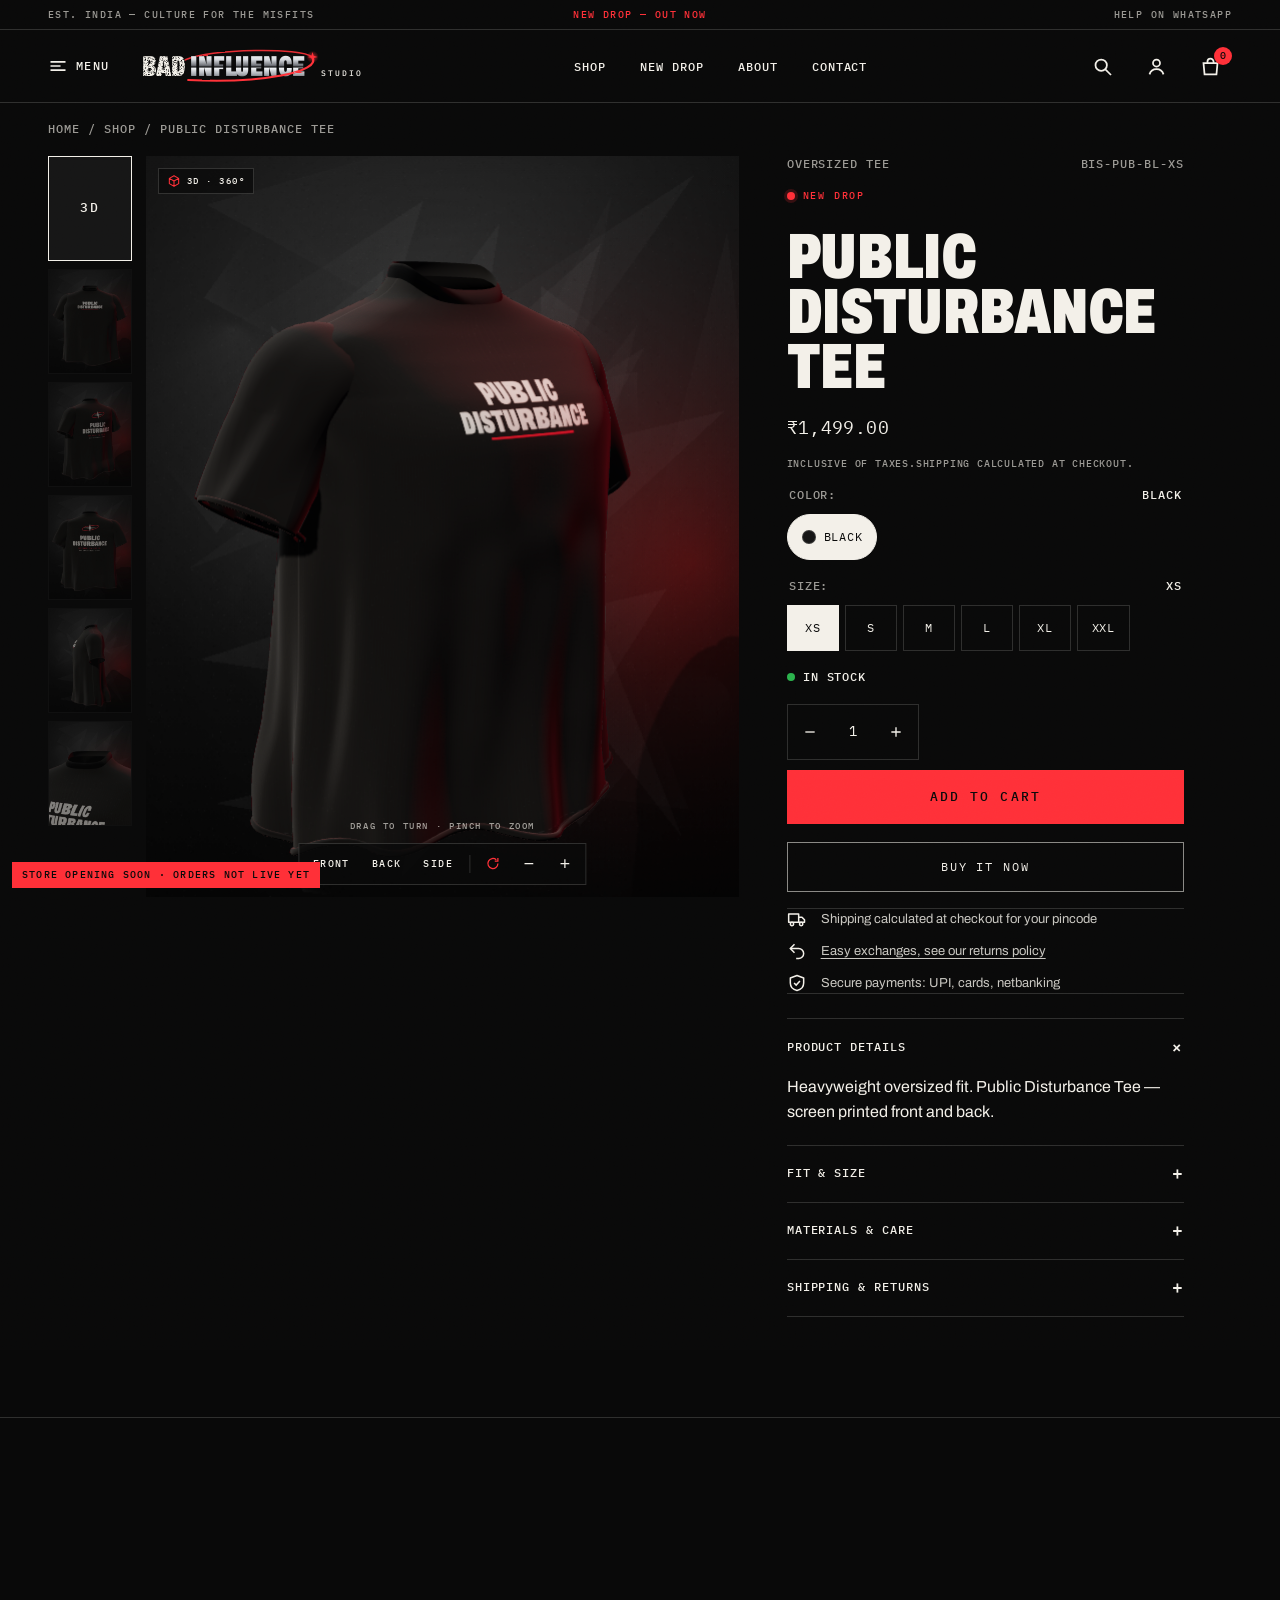
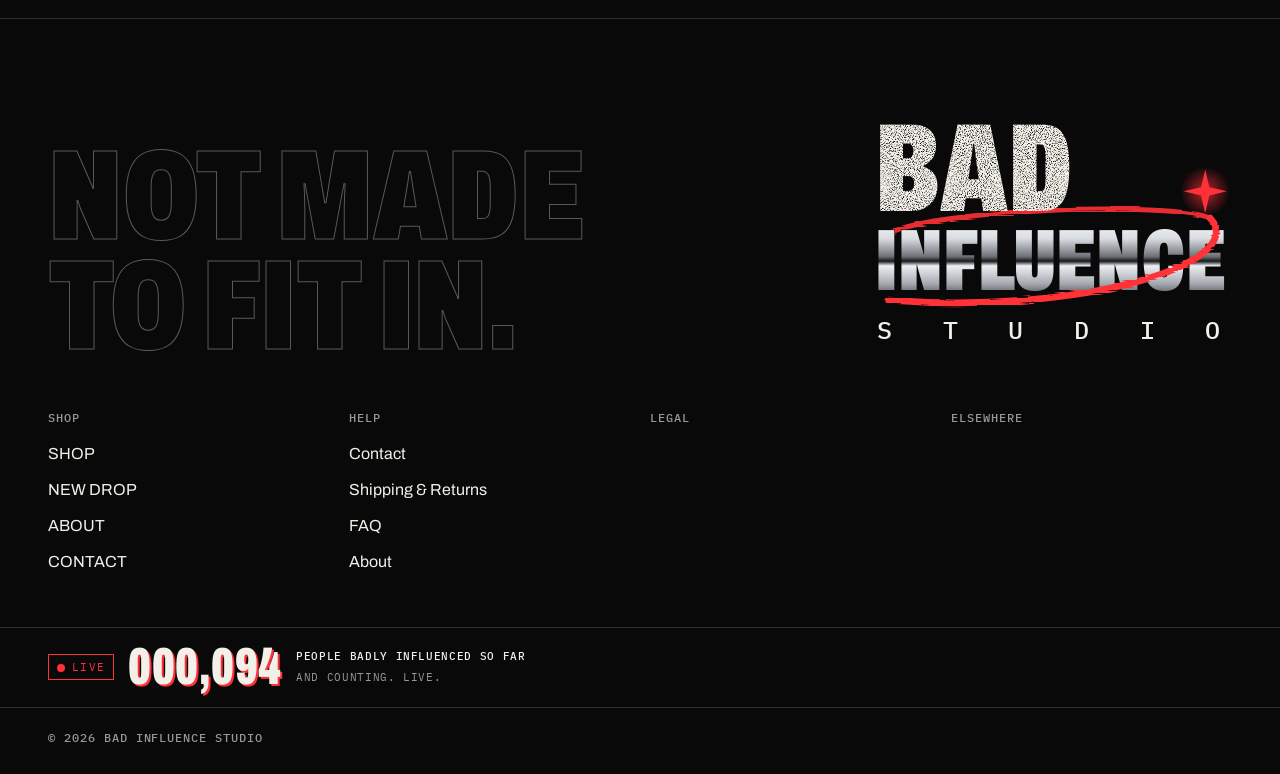
<file: product-public-disturbance-tee.html>
<!doctype html>
<html class="no-js" lang="en">
  <head>
    <meta charset="utf-8">
    <meta http-equiv="X-UA-Compatible" content="IE=edge">
    <meta name="viewport" content="width=device-width,initial-scale=1,viewport-fit=cover">
    <meta name="theme-color" content="#090909">
    <link rel="canonical" href="https://www.badinfluencestudio.in/product-public-disturbance-tee.html"><link rel="icon" type="image/svg+xml" href="./assets/favicon.svg"><link rel="preconnect" href="https://fonts.googleapis.com">
    <link rel="preconnect" href="https://fonts.gstatic.com" crossorigin>
    <link rel="stylesheet" href="https://fonts.googleapis.com/css2?family=Archivo:wdth,wght@62..125,300..900&family=IBM+Plex+Mono:wght@400;500&family=Mrs+Saint+Delafield&display=swap"><title>Public Disturbance Tee | Bad Influence Studio</title><meta name="description" content="Public Disturbance Tee by Bad Influence Studio: heavyweight oversized tee, screen printed front and back. Rs. 1,499. Chatpata streetwear for Gen Z, made in India."><meta property="og:site_name" content="Bad Influence Studio">
<meta property="og:url" content="https://www.badinfluencestudio.in/product-public-disturbance-tee.html">
<meta property="og:title" content="Public Disturbance Tee | Bad Influence Studio">
<meta property="og:type" content="product">
<meta property="og:description" content="Public Disturbance Tee by Bad Influence Studio: heavyweight oversized tee, screen printed front and back. Rs. 1,499. Chatpata streetwear for Gen Z, made in India."><meta property="og:image" content="https://www.badinfluencestudio.in/assets/print-public-disturbance-front-dark.png"><meta property="og:locale" content="en_IN"><meta property="og:price:amount" content="1,499.00">
  <meta property="og:price:currency" content="INR"><meta name="twitter:card" content="summary_large_image">
<meta name="twitter:title" content="Public Disturbance Tee | Bad Influence Studio">
<meta name="twitter:description" content="Public Disturbance Tee by Bad Influence Studio: heavyweight oversized tee, screen printed front and back. Rs. 1,499. Chatpata streetwear for Gen Z, made in India."><meta name="twitter:image" content="https://www.badinfluencestudio.in/assets/print-public-disturbance-front-dark.png">


    <link rel="stylesheet" href="./assets/theme.css">
    <style>
  :root {
    --ink: #090909;
    --paper: #F3F0E9;
    --concrete: #777777;
    --acid: #FF3038;
    --chrome: #C9CBCF;
    --ink-rgb: 9, 9, 9;
    --paper-rgb: 243, 240, 233;
    --acid-rgb: 255, 48, 56;
    --whatsapp-offset: 0px;
    --logo-w: 220px;
  }
</style>


    <script>
      document.documentElement.classList.replace('no-js', 'js');
      window.BIS = {
        routes: {
          root: "/",
          cart: "cart.html",
          cartAdd: "/cart/add",
          cartChange: "/cart/change",
          cartUpdate: "/cart/update",
          recommendations: "/recommendations/products"
        },
        moneyFormat: "₹{{amount}}",
        strings: {
          addToCart: "Add to cart",
          soldOut: "Sold out",
          unavailable: "Unavailable",
          adding: "Adding…",
          added: "Added",
          cartError: "Couldn't update your bag. Please try again."
        }
      };
    </script><script type="importmap">
      {
        "imports": {
          "three": "./assets/three.module.min.js",
          "three-bgu": "./assets/three-bgu.js",
          "three-gltf": "./assets/three-gltf-loader.js",
          "bis-3d": "./assets/bis-3d.js"
        }
      }
    </script>
    <script src="./assets/global.js" defer></script>
    <script type="module" src="./assets/bis-mockups.js"></script>

    
  <meta name="robots" content="index, follow, max-image-preview:large"><script src="assets/preview-shim.js"></script></head>

  <body class="template-product scheme-ink">
    <a class="skip-link" href="#MainContent">Skip to content</a>
    <div class="grain" aria-hidden="true"></div>

    <div id="shopify-section-template--announcement" class="shopify-section section-announce"><div class="announce mono" data-announce data-interval="4000"><p class="announce__side announce__side--left">EST. INDIA — CULTURE FOR THE MISFITS</p><ul class="announce__list" role="list" aria-label="Store announcements">
      <li class="announce__item is-active" ><span>INDEPENDENTLY BAD.</span></li><li class="announce__item" ><a href="/collections/all">NEW DROP — OUT NOW</a></li>
    </ul><p class="announce__side announce__side--right">HELP ON WHATSAPP</p></div>
</div><div id="shopify-section-template--header" class="shopify-section section-header"><header class="header" data-header>
  <div class="header__inner">
    <button type="button" class="header__menu-btn mono" aria-controls="MenuDrawer" aria-expanded="false" data-menu-open>
      <svg class="icon" viewBox="0 0 24 24" aria-hidden="true" focusable="false"><path d="M3 7h18M3 12h12M3 17h18" stroke="currentColor" stroke-width="2"/></svg><span class="visually-hidden">Menu</span>
    </button>

    <a href="/" class="header__logo">
      <svg class="logo logo--svg logo--horizontal" viewBox="0 0 610 96" role="img" aria-label="BAD INFLUENCE STUDIO">
      <title>BAD INFLUENCE STUDIO</title>
      <defs>
      <linearGradient id="lgChrome-hdr" x1="0" y1="0" x2="0" y2="1">
        <stop offset="0" stop-color="#ffffff"/><stop offset=".26" stop-color="#d9dce1"/><stop offset=".45" stop-color="#6e7177"/>
        <stop offset=".5" stop-color="#17181a"/><stop offset=".55" stop-color="#eef0f3"/><stop offset=".74" stop-color="#a5a9af"/>
        <stop offset=".9" stop-color="#3b3d41"/><stop offset="1" stop-color="#dfe2e6"/>
      </linearGradient>
      <filter id="lgRough-hdr" x="-5%" y="-5%" width="110%" height="110%">
        <feTurbulence type="fractalNoise" baseFrequency=".85" numOctaves="2" seed="3" result="n"/>
        <feColorMatrix in="n" type="matrix" values="0 0 0 0 0  0 0 0 0 0  0 0 0 0 0  0 0 0 -3.2 2.55" result="m"/>
        <feComposite in="SourceGraphic" in2="m" operator="in"/>
      </filter>
      <filter id="lgBrush-hdr" x="-10%" y="-40%" width="120%" height="180%">
        <feTurbulence type="fractalNoise" baseFrequency=".015 .9" numOctaves="2" seed="8" result="t"/>
        <feDisplacementMap in="SourceGraphic" in2="t" scale="5"/>
      </filter>
      <radialGradient id="lgGlow-hdr"><stop offset="0" stop-color="#FF3038" stop-opacity=".7"/><stop offset="1" stop-color="#FF3038" stop-opacity="0"/></radialGradient>
    </defs>
      <path d="M120 30 C 200 -2, 440 -4, 472 22" fill="none" stroke="#FF3038" stroke-width="4.5" stroke-linecap="round" opacity=".9" filter="url(#lgBrush-hdr)"/>
      <text x="0" y="76" font-family="Archivo, 'Arial Narrow', sans-serif" font-weight="900" font-size="80" style="font-stretch:62%" textLength="122" lengthAdjust="spacingAndGlyphs" fill="#F3F0E9" filter="url(#lgRough-hdr)">BAD</text>
      <text x="134" y="76" font-family="Archivo, 'Arial Narrow', sans-serif" font-weight="900" font-size="80" style="font-stretch:62%" textLength="318" lengthAdjust="spacingAndGlyphs" fill="url(#lgChrome-hdr)" stroke="#0b0b0c" stroke-width="1.2" paint-order="stroke">INFLUENCE</text>
      <path d="M472 22 C 500 64, 330 96, 128 86" fill="none" stroke="#FF3038" stroke-width="6" stroke-linecap="round" filter="url(#lgBrush-hdr)"/>
      <circle cx="473" cy="22" r="17" fill="url(#lgGlow-hdr)"/>
      <path d="M473 8 L476 19 L487 22 L476 25 L473 36 L470 25 L459 22 L470 19 Z" fill="#FF3038"/>
      <text x="496" y="76" font-family="'IBM Plex Mono', ui-monospace, monospace" font-weight="500" font-size="21" textLength="112" lengthAdjust="spacing" fill="#F3F0E9">STUDIO</text>
    </svg>
    </a>

    <nav class="header__nav" aria-label="Primary">
      <ul role="list"><li><a href="/collections/all" class="header__link mono">SHOP</a></li><li><a href="/collections/new-drop" class="header__link mono">NEW DROP</a></li><li><a href="/pages/about" class="header__link mono">ABOUT</a></li><li><a href="/pages/contact" class="header__link mono">CONTACT</a></li></ul>
    </nav>

    <div class="header__actions">
      <button type="button" class="header__action mono" aria-controls="SearchDialog" data-search-open>
        <svg class="icon" viewBox="0 0 24 24" aria-hidden="true" focusable="false"><circle cx="10.5" cy="10.5" r="6.5" fill="none" stroke="currentColor" stroke-width="2"/><path d="M15.5 15.5 21 21" stroke="currentColor" stroke-width="2" stroke-linecap="square"/></svg><span class="visually-hidden">Search</span>
      </button><a href="/account" class="header__action mono header__action--account">
          <svg class="icon" viewBox="0 0 24 24" aria-hidden="true" focusable="false"><circle cx="12" cy="8" r="4" fill="none" stroke="currentColor" stroke-width="2"/><path d="M4 21c1.2-4 4.2-6 8-6s6.8 2 8 6" fill="none" stroke="currentColor" stroke-width="2"/></svg><span class="visually-hidden">Log in</span>
        </a><a href="cart.html" class="header__action header__bag mono" data-cart-open aria-controls="CartDrawer">
        <svg class="icon" viewBox="0 0 24 24" aria-hidden="true" focusable="false"><path d="M4 8h16l-1.2 13H5.2z" fill="none" stroke="currentColor" stroke-width="2" stroke-linejoin="miter"/><path d="M8.5 8V6.5a3.5 3.5 0 0 1 7 0V8" fill="none" stroke="currentColor" stroke-width="2"/></svg>
        <span class="header__bag-count" data-cart-count aria-hidden="true">0</span>
        <span class="visually-hidden" data-cart-count-label>Bag, 0 items</span>
      </a>
    </div>
  </div>
</header>

<dialog class="menu-drawer menu-drawer--spine scheme-ink" id="MenuDrawer" aria-label="Menu" data-menu-drawer>
  <div class="menu-drawer__top">
    <svg class="logo logo--svg logo--horizontal" viewBox="0 0 610 96" role="img" aria-label="BAD INFLUENCE STUDIO">
      <title>BAD INFLUENCE STUDIO</title>
      <defs>
      <linearGradient id="lgChrome-menu" x1="0" y1="0" x2="0" y2="1">
        <stop offset="0" stop-color="#ffffff"/><stop offset=".26" stop-color="#d9dce1"/><stop offset=".45" stop-color="#6e7177"/>
        <stop offset=".5" stop-color="#17181a"/><stop offset=".55" stop-color="#eef0f3"/><stop offset=".74" stop-color="#a5a9af"/>
        <stop offset=".9" stop-color="#3b3d41"/><stop offset="1" stop-color="#dfe2e6"/>
      </linearGradient>
      <filter id="lgRough-menu" x="-5%" y="-5%" width="110%" height="110%">
        <feTurbulence type="fractalNoise" baseFrequency=".85" numOctaves="2" seed="3" result="n"/>
        <feColorMatrix in="n" type="matrix" values="0 0 0 0 0  0 0 0 0 0  0 0 0 0 0  0 0 0 -3.2 2.55" result="m"/>
        <feComposite in="SourceGraphic" in2="m" operator="in"/>
      </filter>
      <filter id="lgBrush-menu" x="-10%" y="-40%" width="120%" height="180%">
        <feTurbulence type="fractalNoise" baseFrequency=".015 .9" numOctaves="2" seed="8" result="t"/>
        <feDisplacementMap in="SourceGraphic" in2="t" scale="5"/>
      </filter>
      <radialGradient id="lgGlow-menu"><stop offset="0" stop-color="#FF3038" stop-opacity=".7"/><stop offset="1" stop-color="#FF3038" stop-opacity="0"/></radialGradient>
    </defs>
      <path d="M120 30 C 200 -2, 440 -4, 472 22" fill="none" stroke="#FF3038" stroke-width="4.5" stroke-linecap="round" opacity=".9" filter="url(#lgBrush-menu)"/>
      <text x="0" y="76" font-family="Archivo, 'Arial Narrow', sans-serif" font-weight="900" font-size="80" style="font-stretch:62%" textLength="122" lengthAdjust="spacingAndGlyphs" fill="#F3F0E9" filter="url(#lgRough-menu)">BAD</text>
      <text x="134" y="76" font-family="Archivo, 'Arial Narrow', sans-serif" font-weight="900" font-size="80" style="font-stretch:62%" textLength="318" lengthAdjust="spacingAndGlyphs" fill="url(#lgChrome-menu)" stroke="#0b0b0c" stroke-width="1.2" paint-order="stroke">INFLUENCE</text>
      <path d="M472 22 C 500 64, 330 96, 128 86" fill="none" stroke="#FF3038" stroke-width="6" stroke-linecap="round" filter="url(#lgBrush-menu)"/>
      <circle cx="473" cy="22" r="17" fill="url(#lgGlow-menu)"/>
      <path d="M473 8 L476 19 L487 22 L476 25 L473 36 L470 25 L459 22 L470 19 Z" fill="#FF3038"/>
      <text x="496" y="76" font-family="'IBM Plex Mono', ui-monospace, monospace" font-weight="500" font-size="21" textLength="112" lengthAdjust="spacing" fill="#F3F0E9">STUDIO</text>
    </svg>
    <button type="button" class="icon-btn" data-dialog-close aria-label="Close menu"><svg class="icon" viewBox="0 0 24 24" aria-hidden="true" focusable="false"><path d="m5 5 14 14M19 5 5 19" stroke="currentColor" stroke-width="2"/></svg></button>
  </div>
  <nav aria-label="Mobile">
    <div class="spine" data-spine>
      <a href="/collections/all" class="spine__link" data-spine-at="1"><span class="spine__num">01</span>Shop all</a>
      <a href="/collections/new-drop" class="spine__link" data-spine-at="3"><span class="spine__num">02</span>New drop</a>
      <a href="/products/bad-habit-tee" class="spine__link" data-spine-at="5"><span class="spine__num">03</span>Tees</a>
      <a href="/products/after-hours-long-sleeve" class="spine__link" data-spine-at="7"><span class="spine__num">04</span>Long<br>sleeves</a>
      <a href="/products/no-good-influence-hoodie" class="spine__link" data-spine-at="9"><span class="spine__num">05</span>Hoodies</a>
      <a href="/pages/about" class="spine__link" data-spine-at="11"><span class="spine__num">06</span>About</a>
    </div>
  </nav>
  <div class="menu-drawer__foot mono"><a href="/account">Log in</a><span class="menu-drawer__tag">Not made to fit in.</span>
  </div>
</dialog>

<dialog class="search-dialog scheme-ink" id="SearchDialog" aria-label="Search" data-search-dialog>
  <form action="/search" method="get" role="search" class="search-dialog__form">
    <label for="SearchInput" class="mono">Search the studio</label>
    <div class="search-dialog__row">
      <input id="SearchInput" type="search" name="q" value="" placeholder="Tees, hoodies, bad ideas…" autocomplete="off">
      <input type="hidden" name="type" value="product">
      <button type="submit" class="btn btn--light">Search</button>
    </div>
  </form>
  <button type="button" class="icon-btn search-dialog__close" data-dialog-close aria-label="Close search"><svg class="icon" viewBox="0 0 24 24" aria-hidden="true" focusable="false"><path d="m5 5 14 14M19 5 5 19" stroke="currentColor" stroke-width="2"/></svg></button>
</dialog>


</div><div id="shopify-section-template--main" class="shopify-section section-product"><section class="pdp scheme-ink" data-product-section data-section-id="template--main" data-product-handle="public-disturbance-tee" data-product-id="7002">
  <nav class="crumbs mono page-width" aria-label="Breadcrumb">
    <a href="/">Home</a><span aria-hidden="true">/</span><a href="shop.html">Shop</a><span aria-hidden="true">/</span><span aria-current="page">PUBLIC DISTURBANCE TEE</span>
  </nav>

  <div class="pdp__grid">
    <div class="pdp__gallery" data-gallery>
      <ul class="pdp__media" role="list" data-gallery-track aria-label="Product media"><li class="pdp__slide pdp__slide--model" data-media-id="mock-0">
            <bis-tee3d class="tee3d pdp__viewer" data-tee3d="{&quot;garment&quot;:&quot;tee&quot;,&quot;color&quot;:&quot;#141414&quot;,&quot;colors&quot;:[{&quot;name&quot;:&quot;Black&quot;,&quot;hex&quot;:&quot;#141414&quot;}],&quot;print&quot;:&quot;PUBLIC|DISTURBANCE&quot;,&quot;mannequin&quot;:&quot;none&quot;,&quot;view&quot;:&quot;front34&quot;,&quot;autoRotate&quot;:true,&quot;backdrop&quot;:true,&quot;title&quot;:&quot;PUBLIC DISTURBANCE TEE&quot;,&quot;printFront&quot;:&quot;./assets/print-public-disturbance-front-light.png&quot;,&quot;printBack&quot;:&quot;./assets/print-public-disturbance-back-light.png&quot;,&quot;printFrontAlt&quot;:&quot;./assets/print-public-disturbance-front-dark.png&quot;,&quot;printBackAlt&quot;:&quot;./assets/print-public-disturbance-back-dark.png&quot;}" data-eager>
  <div class="tee3d__poster" aria-hidden="true"></div>
  <canvas class="tee3d__canvas" role="img" aria-label="Interactive 3D view of PUBLIC DISTURBANCE TEE. Drag or use the arrow keys to turn it, plus and minus to zoom."></canvas>
  <span class="tee3d__loading mono" aria-hidden="true"><span class="tee3d__spinner"></span>Loading 3D</span>
  <span class="tee3d__badge mono" aria-hidden="true"><svg class="icon" viewBox="0 0 24 24" aria-hidden="true" focusable="false"><path d="M12 3 4 7.5v9L12 21l8-4.5v-9z M4 7.5 12 12l8-4.5 M12 12v9" fill="none" stroke="currentColor" stroke-width="1.8" stroke-linejoin="round"/></svg>3D · 360°</span>
  <span class="tee3d__hint mono" aria-hidden="true">Drag to turn · pinch to zoom</span>
  <p class="visually-hidden" role="status" aria-live="polite" data-tee3d-status></p><div class="tee3d__controls" role="toolbar" aria-label="3D view controls">
      <button type="button" class="tee3d__btn mono" data-tee3d-action="front">Front</button>
      <button type="button" class="tee3d__btn mono" data-tee3d-action="back">Back</button>
      <button type="button" class="tee3d__btn mono" data-tee3d-action="side">Side</button>
      <span class="tee3d__sep" aria-hidden="true"></span>
      <button type="button" class="tee3d__btn tee3d__btn--icon" data-tee3d-action="spin" aria-pressed="true" aria-label="Auto-rotate"><svg class="icon" viewBox="0 0 24 24" aria-hidden="true" focusable="false"><path d="M20 12a8 8 0 1 1-2.6-5.9" fill="none" stroke="currentColor" stroke-width="2"/><path d="M20 3v5h-5" fill="none" stroke="currentColor" stroke-width="2"/></svg></button>
      <button type="button" class="tee3d__btn tee3d__btn--icon" data-tee3d-action="zoom-out" aria-label="Zoom out"><svg class="icon" viewBox="0 0 24 24" aria-hidden="true" focusable="false"><path d="M5 12h14" stroke="currentColor" stroke-width="2"/></svg></button>
      <button type="button" class="tee3d__btn tee3d__btn--icon" data-tee3d-action="zoom-in" aria-label="Zoom in"><svg class="icon" viewBox="0 0 24 24" aria-hidden="true" focusable="false"><path d="M12 5v14M5 12h14" stroke="currentColor" stroke-width="2"/></svg></button>
    </div></bis-tee3d>
<script type="module" src="./assets/tee-3d.js"></script>

          </li><li class="pdp__slide" data-media-id="mock-1">
              <div class="mock-host pdp__mock"><img class="mock3d " data-mock3d="{&quot;type&quot;:&quot;Oversized Tee&quot;,&quot;title&quot;:&quot;PUBLIC DISTURBANCE TEE&quot;,&quot;color&quot;:&quot;Black&quot;,&quot;print&quot;:&quot;PUBLIC|DISTURBANCE&quot;,&quot;back&quot;:&quot;&quot;,&quot;view&quot;:&quot;front&quot;,&quot;mannequin&quot;:&quot;none&quot;,&quot;seed&quot;:23,&quot;printFront&quot;:&quot;./assets/print-public-disturbance-front-light.png&quot;,&quot;printBack&quot;:&quot;./assets/print-public-disturbance-back-light.png&quot;,&quot;printFrontAlt&quot;:&quot;./assets/print-public-disturbance-front-dark.png&quot;,&quot;printBackAlt&quot;:&quot;./assets/print-public-disturbance-back-dark.png&quot;}" src="[data-uri]" alt="PUBLIC DISTURBANCE TEE — 3D mockup, front view" width="1000" height="1250" loading="lazy"><span class="mock-tag mono" aria-hidden="true">3D mockup</span></div>
            </li><li class="pdp__slide" data-media-id="mock-2">
              <div class="mock-host pdp__mock"><img class="mock3d " data-mock3d="{&quot;type&quot;:&quot;Oversized Tee&quot;,&quot;title&quot;:&quot;PUBLIC DISTURBANCE TEE&quot;,&quot;color&quot;:&quot;Black&quot;,&quot;print&quot;:&quot;PUBLIC|DISTURBANCE&quot;,&quot;back&quot;:&quot;&quot;,&quot;view&quot;:&quot;back34&quot;,&quot;mannequin&quot;:&quot;none&quot;,&quot;seed&quot;:23,&quot;printFront&quot;:&quot;./assets/print-public-disturbance-front-light.png&quot;,&quot;printBack&quot;:&quot;./assets/print-public-disturbance-back-light.png&quot;,&quot;printFrontAlt&quot;:&quot;./assets/print-public-disturbance-front-dark.png&quot;,&quot;printBackAlt&quot;:&quot;./assets/print-public-disturbance-back-dark.png&quot;}" src="[data-uri]" alt="PUBLIC DISTURBANCE TEE — 3D mockup, back34 view" width="1000" height="1250" loading="lazy"><span class="mock-tag mono" aria-hidden="true">3D mockup</span></div>
            </li><li class="pdp__slide" data-media-id="mock-3">
              <div class="mock-host pdp__mock"><img class="mock3d " data-mock3d="{&quot;type&quot;:&quot;Oversized Tee&quot;,&quot;title&quot;:&quot;PUBLIC DISTURBANCE TEE&quot;,&quot;color&quot;:&quot;Black&quot;,&quot;print&quot;:&quot;PUBLIC|DISTURBANCE&quot;,&quot;back&quot;:&quot;&quot;,&quot;view&quot;:&quot;back&quot;,&quot;mannequin&quot;:&quot;none&quot;,&quot;seed&quot;:23,&quot;printFront&quot;:&quot;./assets/print-public-disturbance-front-light.png&quot;,&quot;printBack&quot;:&quot;./assets/print-public-disturbance-back-light.png&quot;,&quot;printFrontAlt&quot;:&quot;./assets/print-public-disturbance-front-dark.png&quot;,&quot;printBackAlt&quot;:&quot;./assets/print-public-disturbance-back-dark.png&quot;}" src="[data-uri]" alt="PUBLIC DISTURBANCE TEE — 3D mockup, back view" width="1000" height="1250" loading="lazy"><span class="mock-tag mono" aria-hidden="true">3D mockup</span></div>
            </li><li class="pdp__slide" data-media-id="mock-4">
              <div class="mock-host pdp__mock"><img class="mock3d " data-mock3d="{&quot;type&quot;:&quot;Oversized Tee&quot;,&quot;title&quot;:&quot;PUBLIC DISTURBANCE TEE&quot;,&quot;color&quot;:&quot;Black&quot;,&quot;print&quot;:&quot;PUBLIC|DISTURBANCE&quot;,&quot;back&quot;:&quot;&quot;,&quot;view&quot;:&quot;side&quot;,&quot;mannequin&quot;:&quot;none&quot;,&quot;seed&quot;:23,&quot;printFront&quot;:&quot;./assets/print-public-disturbance-front-light.png&quot;,&quot;printBack&quot;:&quot;./assets/print-public-disturbance-back-light.png&quot;,&quot;printFrontAlt&quot;:&quot;./assets/print-public-disturbance-front-dark.png&quot;,&quot;printBackAlt&quot;:&quot;./assets/print-public-disturbance-back-dark.png&quot;}" src="[data-uri]" alt="PUBLIC DISTURBANCE TEE — 3D mockup, side view" width="1000" height="1250" loading="lazy"><span class="mock-tag mono" aria-hidden="true">3D mockup</span></div>
            </li><li class="pdp__slide" data-media-id="mock-5">
              <div class="mock-host pdp__mock"><img class="mock3d " data-mock3d="{&quot;type&quot;:&quot;Oversized Tee&quot;,&quot;title&quot;:&quot;PUBLIC DISTURBANCE TEE&quot;,&quot;color&quot;:&quot;Black&quot;,&quot;print&quot;:&quot;PUBLIC|DISTURBANCE&quot;,&quot;back&quot;:&quot;&quot;,&quot;view&quot;:&quot;collar&quot;,&quot;mannequin&quot;:&quot;none&quot;,&quot;seed&quot;:23,&quot;printFront&quot;:&quot;./assets/print-public-disturbance-front-light.png&quot;,&quot;printBack&quot;:&quot;./assets/print-public-disturbance-back-light.png&quot;,&quot;printFrontAlt&quot;:&quot;./assets/print-public-disturbance-front-dark.png&quot;,&quot;printBackAlt&quot;:&quot;./assets/print-public-disturbance-back-dark.png&quot;}" src="[data-uri]" alt="PUBLIC DISTURBANCE TEE — 3D mockup, collar view" width="1000" height="1250" loading="lazy"><span class="mock-tag mono" aria-hidden="true">3D mockup</span></div>
            </li></ul><p class="pdp__counter mono" aria-hidden="true"><span data-gallery-index>1</span> / 6</p>
        <ul class="pdp__thumbs" role="list" aria-label="Choose view">
          <li><button type="button" class="pdp__thumb pdp__thumb--3d is-active" data-thumb="mock-0" aria-label="Show interactive 3D mockup" aria-current="true"><span class="mono">3D</span></button></li><li><button type="button" class="pdp__thumb" data-thumb="mock-1" aria-label="Show front view"><img class="mock3d mock3d--mirror " data-mock3d-mirror="{&quot;type&quot;:&quot;Oversized Tee&quot;,&quot;title&quot;:&quot;PUBLIC DISTURBANCE TEE&quot;,&quot;color&quot;:&quot;Black&quot;,&quot;print&quot;:&quot;PUBLIC|DISTURBANCE&quot;,&quot;back&quot;:&quot;&quot;,&quot;view&quot;:&quot;front&quot;,&quot;mannequin&quot;:&quot;none&quot;,&quot;seed&quot;:23,&quot;printFront&quot;:&quot;./assets/print-public-disturbance-front-light.png&quot;,&quot;printBack&quot;:&quot;./assets/print-public-disturbance-back-light.png&quot;,&quot;printFrontAlt&quot;:&quot;./assets/print-public-disturbance-front-dark.png&quot;,&quot;printBackAlt&quot;:&quot;./assets/print-public-disturbance-back-dark.png&quot;}" src="[data-uri]" alt="" width="160" height="200"></button></li><li><button type="button" class="pdp__thumb" data-thumb="mock-2" aria-label="Show back34 view"><img class="mock3d mock3d--mirror " data-mock3d-mirror="{&quot;type&quot;:&quot;Oversized Tee&quot;,&quot;title&quot;:&quot;PUBLIC DISTURBANCE TEE&quot;,&quot;color&quot;:&quot;Black&quot;,&quot;print&quot;:&quot;PUBLIC|DISTURBANCE&quot;,&quot;back&quot;:&quot;&quot;,&quot;view&quot;:&quot;back34&quot;,&quot;mannequin&quot;:&quot;none&quot;,&quot;seed&quot;:23,&quot;printFront&quot;:&quot;./assets/print-public-disturbance-front-light.png&quot;,&quot;printBack&quot;:&quot;./assets/print-public-disturbance-back-light.png&quot;,&quot;printFrontAlt&quot;:&quot;./assets/print-public-disturbance-front-dark.png&quot;,&quot;printBackAlt&quot;:&quot;./assets/print-public-disturbance-back-dark.png&quot;}" src="[data-uri]" alt="" width="160" height="200"></button></li><li><button type="button" class="pdp__thumb" data-thumb="mock-3" aria-label="Show back view"><img class="mock3d mock3d--mirror " data-mock3d-mirror="{&quot;type&quot;:&quot;Oversized Tee&quot;,&quot;title&quot;:&quot;PUBLIC DISTURBANCE TEE&quot;,&quot;color&quot;:&quot;Black&quot;,&quot;print&quot;:&quot;PUBLIC|DISTURBANCE&quot;,&quot;back&quot;:&quot;&quot;,&quot;view&quot;:&quot;back&quot;,&quot;mannequin&quot;:&quot;none&quot;,&quot;seed&quot;:23,&quot;printFront&quot;:&quot;./assets/print-public-disturbance-front-light.png&quot;,&quot;printBack&quot;:&quot;./assets/print-public-disturbance-back-light.png&quot;,&quot;printFrontAlt&quot;:&quot;./assets/print-public-disturbance-front-dark.png&quot;,&quot;printBackAlt&quot;:&quot;./assets/print-public-disturbance-back-dark.png&quot;}" src="[data-uri]" alt="" width="160" height="200"></button></li><li><button type="button" class="pdp__thumb" data-thumb="mock-4" aria-label="Show side view"><img class="mock3d mock3d--mirror " data-mock3d-mirror="{&quot;type&quot;:&quot;Oversized Tee&quot;,&quot;title&quot;:&quot;PUBLIC DISTURBANCE TEE&quot;,&quot;color&quot;:&quot;Black&quot;,&quot;print&quot;:&quot;PUBLIC|DISTURBANCE&quot;,&quot;back&quot;:&quot;&quot;,&quot;view&quot;:&quot;side&quot;,&quot;mannequin&quot;:&quot;none&quot;,&quot;seed&quot;:23,&quot;printFront&quot;:&quot;./assets/print-public-disturbance-front-light.png&quot;,&quot;printBack&quot;:&quot;./assets/print-public-disturbance-back-light.png&quot;,&quot;printFrontAlt&quot;:&quot;./assets/print-public-disturbance-front-dark.png&quot;,&quot;printBackAlt&quot;:&quot;./assets/print-public-disturbance-back-dark.png&quot;}" src="[data-uri]" alt="" width="160" height="200"></button></li><li><button type="button" class="pdp__thumb" data-thumb="mock-5" aria-label="Show collar view"><img class="mock3d mock3d--mirror " data-mock3d-mirror="{&quot;type&quot;:&quot;Oversized Tee&quot;,&quot;title&quot;:&quot;PUBLIC DISTURBANCE TEE&quot;,&quot;color&quot;:&quot;Black&quot;,&quot;print&quot;:&quot;PUBLIC|DISTURBANCE&quot;,&quot;back&quot;:&quot;&quot;,&quot;view&quot;:&quot;collar&quot;,&quot;mannequin&quot;:&quot;none&quot;,&quot;seed&quot;:23,&quot;printFront&quot;:&quot;./assets/print-public-disturbance-front-light.png&quot;,&quot;printBack&quot;:&quot;./assets/print-public-disturbance-back-light.png&quot;,&quot;printFrontAlt&quot;:&quot;./assets/print-public-disturbance-front-dark.png&quot;,&quot;printBackAlt&quot;:&quot;./assets/print-public-disturbance-back-dark.png&quot;}" src="[data-uri]" alt="" width="160" height="200"></button></li></ul></div>

    <div class="pdp__info">
      <div class="pdp__sticky">
        <p class="pdp__meta mono">
          <span>Oversized Tee</span>
          <span data-variant-sku>BIS-PUB-BL-XS</span>
        </p><p class="pdp__badge mono"><span class="dot dot--acid"></span>New drop</p><h1 class="pdp__title display">PUBLIC DISTURBANCE TEE</h1>

        <div class="pdp__price-row">
          <div class="pdp__price" data-variant-price>
            <div class="price" data-price>
  <span class="visually-hidden">Price</span>
  <span class="price__current" data-price-current>₹1,499.00</span><s class="price__compare" data-price-compare hidden></s></div>
          </div></div>
        <p class="pdp__tax mono">Inclusive of taxes.Shipping calculated at checkout.
        </p><form method="post" action="/cart/add" id="ProductForm-template--main" class="pdp__form" novalidate="novalidate" data-product-form=""><input type="hidden" name="id" value="3001" data-variant-id><div class="picker" data-variant-picker><fieldset class="picker__group" data-option-index="0">
                  <legend class="picker__legend mono">
                    Color: <span data-option-selected>Black</span></legend>
                  <div class="picker__values"><input type="radio" class="picker__radio visually-hidden" id="Opt-template--main-0-0" name="option-0" value="Black" checked>
                      <label for="Opt-template--main-0-0" class="chip chip--swatch" data-option-value="Black"><span class="chip__dot" style="background: #141414"></span>Black
                      </label></div>
                </fieldset><fieldset class="picker__group" data-option-index="1">
                  <legend class="picker__legend mono">
                    Size: <span data-option-selected>XS</span></legend>
                  <div class="picker__values"><input type="radio" class="picker__radio visually-hidden" id="Opt-template--main-1-0" name="option-1" value="XS" checked>
                      <label for="Opt-template--main-1-0" class="chip" data-option-value="XS">XS
                      </label><input type="radio" class="picker__radio visually-hidden" id="Opt-template--main-1-1" name="option-1" value="S">
                      <label for="Opt-template--main-1-1" class="chip" data-option-value="S">S
                      </label><input type="radio" class="picker__radio visually-hidden" id="Opt-template--main-1-2" name="option-1" value="M">
                      <label for="Opt-template--main-1-2" class="chip" data-option-value="M">M
                      </label><input type="radio" class="picker__radio visually-hidden" id="Opt-template--main-1-3" name="option-1" value="L">
                      <label for="Opt-template--main-1-3" class="chip" data-option-value="L">L
                      </label><input type="radio" class="picker__radio visually-hidden" id="Opt-template--main-1-4" name="option-1" value="XL">
                      <label for="Opt-template--main-1-4" class="chip" data-option-value="XL">XL
                      </label><input type="radio" class="picker__radio visually-hidden" id="Opt-template--main-1-5" name="option-1" value="XXL">
                      <label for="Opt-template--main-1-5" class="chip" data-option-value="XXL">XXL
                      </label></div>
                </fieldset></div><p class="pdp__stock mono" data-stock aria-live="polite"><span class="dot dot--ok"></span>In stock</p>

          <div class="pdp__buy">
            <div class="qty" data-qty>
              <button type="button" class="qty__btn" data-qty-minus aria-label="Decrease quantity"><svg class="icon" viewBox="0 0 24 24" aria-hidden="true" focusable="false"><path d="M5 12h14" stroke="currentColor" stroke-width="2"/></svg></button>
              <label for="Qty-template--main" class="visually-hidden">Quantity</label>
              <input id="Qty-template--main" class="qty__input" type="number" name="quantity" value="1" min="1" inputmode="numeric">
              <button type="button" class="qty__btn" data-qty-plus aria-label="Increase quantity"><svg class="icon" viewBox="0 0 24 24" aria-hidden="true" focusable="false"><path d="M12 5v14M5 12h14" stroke="currentColor" stroke-width="2"/></svg></button>
            </div>
            <button type="submit" name="add" class="btn btn--acid btn--block pdp__add" data-add-button >
              <span data-add-label>Add to cart</span>
            </button>
          </div>
          <p class="form-error mono" role="alert" data-form-error hidden></p><div class="pdp__dynamic"><button type="button" class="shopify-payment-button__button shopify-payment-button__button--unbranded">Buy it now</button></div></form><ul class="pdp__trust" role="list"><li><svg class="icon" viewBox="0 0 24 24" aria-hidden="true" focusable="false"><path d="M2 6h12v10H2zM14 10h4l3 3v3h-7z" fill="none" stroke="currentColor" stroke-width="1.8" stroke-linejoin="round"/><circle cx="6" cy="18" r="2" fill="none" stroke="currentColor" stroke-width="1.8"/><circle cx="17" cy="18" r="2" fill="none" stroke="currentColor" stroke-width="1.8"/></svg><span>Shipping calculated at checkout for your pincode</span></li><li><svg class="icon" viewBox="0 0 24 24" aria-hidden="true" focusable="false"><path d="M9 14 4 9l5-5" fill="none" stroke="currentColor" stroke-width="1.8"/><path d="M4 9h10a6 6 0 0 1 0 12h-3" fill="none" stroke="currentColor" stroke-width="1.8"/></svg><span><a href="/policies/refund-policy">Easy exchanges, see our returns policy</a></span></li><li><svg class="icon" viewBox="0 0 24 24" aria-hidden="true" focusable="false"><path d="M12 3 4 6v6c0 5 3.5 8 8 9 4.5-1 8-4 8-9V6z" fill="none" stroke="currentColor" stroke-width="1.8" stroke-linejoin="round"/><path d="m8.5 12 2.5 2.5 4.5-5" fill="none" stroke="currentColor" stroke-width="1.8"/></svg><span>Secure payments: UPI, cards, netbanking</span></li></ul>

        <div class="pdp__acc"><details class="acc" open>
              <summary class="acc__sum mono">Product details</summary>
              <div class="acc__body rte"><p>Heavyweight oversized fit. Public Disturbance Tee — screen printed front and back. </p></div>
            </details><details class="acc">
              <summary class="acc__sum mono">Fit &amp; size</summary>
              <div class="acc__body">
                <dl class="spec mono"><div><dt>Fit</dt><dd>Oversized, drop shoulder</dd></div><div><dt>Model</dt><dd>Model is 6'0" wearing L</dd></div></dl></div>
            </details><details class="acc">
              <summary class="acc__sum mono">Materials &amp; care</summary>
              <div class="acc__body">
                <dl class="spec mono"><div><dt>Fabric</dt><dd>100% cotton, bio-washed</dd></div><div><dt>Weight</dt><dd>240 GSM</dd></div></dl><div class="rte">Cold wash inside out. Do not iron on print.</div></div>
            </details><details class="acc">
            <summary class="acc__sum mono">Shipping &amp; returns</summary>
            <div class="acc__body rte">
              <p>Shipping charges and delivery estimates are calculated at checkout for your pincode.</p>
              <p class="acc__links"><a href="/policies/shipping-policy">Shipping policy</a><a href="/policies/refund-policy">Returns &amp; refunds</a></p>
            </div>
          </details>
        </div>


      </div>
    </div>
  </div><div class="buybar scheme-ink" data-buybar aria-hidden="true">
    <div class="buybar__info">
      <span class="buybar__title">PUBLIC DISTURBANCE TEE</span>
      <span class="buybar__price mono" data-buybar-price>₹1,499.00</span>
    </div>
    <button type="submit" form="ProductForm-template--main" class="btn btn--acid btn--sm" data-buybar-button tabindex="-1" >
      <span data-add-label>Add to cart</span>
    </button>
  </div><script type="application/json" data-product-json>{"id": 7002, "handle": "public-disturbance-tee", "title": "PUBLIC DISTURBANCE TEE", "type": "Oversized Tee", "vendor": "BAD INFLUENCE STUDIO", "url": "/products/public-disturbance-tee", "price": 149900, "price_min": 149900, "price_max": 149900, "price_varies": false, "compare_at_price": null, "compare_at_price_max": 0, "compare_at_price_min": 0, "available": true, "variants": [{"id": 3001, "title": "Black / XS", "price": 149900, "compare_at_price": null, "available": true, "option1": "Black", "option2": "XS", "options": ["Black", "XS"], "sku": "BIS-PUB-BL-XS", "url": "/products/public-disturbance-tee?variant=3001", "inventory_management": "shopify", "inventory_policy": "deny", "inventory_quantity": 12, "featured_media": null, "unit_price_measurement": null, "requires_selling_plan": false, "selected": false}, {"id": 3002, "title": "Black / S", "price": 149900, "compare_at_price": null, "available": true, "option1": "Black", "option2": "S", "options": ["Black", "S"], "sku": "BIS-PUB-BL-S", "url": "/products/public-disturbance-tee?variant=3002", "inventory_management": "shopify", "inventory_policy": "deny", "inventory_quantity": 12, "featured_media": null, "unit_price_measurement": null, "requires_selling_plan": false, "selected": false}, {"id": 3003, "title": "Black / M", "price": 149900, "compare_at_price": null, "available": true, "option1": "Black", "option2": "M", "options": ["Black", "M"], "sku": "BIS-PUB-BL-M", "url": "/products/public-disturbance-tee?variant=3003", "inventory_management": "shopify", "inventory_policy": "deny", "inventory_quantity": 12, "featured_media": null, "unit_price_measurement": null, "requires_selling_plan": false, "selected": false}, {"id": 3004, "title": "Black / L", "price": 149900, "compare_at_price": null, "available": true, "option1": "Black", "option2": "L", "options": ["Black", "L"], "sku": "BIS-PUB-BL-L", "url": "/products/public-disturbance-tee?variant=3004", "inventory_management": "shopify", "inventory_policy": "deny", "inventory_quantity": 12, "featured_media": null, "unit_price_measurement": null, "requires_selling_plan": false, "selected": false}, {"id": 3005, "title": "Black / XL", "price": 149900, "compare_at_price": null, "available": true, "option1": "Black", "option2": "XL", "options": ["Black", "XL"], "sku": "BIS-PUB-BL-XL", "url": "/products/public-disturbance-tee?variant=3005", "inventory_management": "shopify", "inventory_policy": "deny", "inventory_quantity": 12, "featured_media": null, "unit_price_measurement": null, "requires_selling_plan": false, "selected": false}, {"id": 3006, "title": "Black / XXL", "price": 149900, "compare_at_price": null, "available": true, "option1": "Black", "option2": "XXL", "options": ["Black", "XXL"], "sku": "BIS-PUB-BL-XXL", "url": "/products/public-disturbance-tee?variant=3006", "inventory_management": "shopify", "inventory_policy": "deny", "inventory_quantity": 12, "featured_media": null, "unit_price_measurement": null, "requires_selling_plan": false, "selected": false}], "selected_or_first_available_variant": {"id": 3001, "title": "Black / XS", "price": 149900, "compare_at_price": null, "available": true, "option1": "Black", "option2": "XS", "options": ["Black", "XS"], "sku": "BIS-PUB-BL-XS", "url": "/products/public-disturbance-tee?variant=3001", "inventory_management": "shopify", "inventory_policy": "deny", "inventory_quantity": 12, "featured_media": null, "unit_price_measurement": null, "requires_selling_plan": false, "selected": false}, "first_available_variant": {"id": 3001, "title": "Black / XS", "price": 149900, "compare_at_price": null, "available": true, "option1": "Black", "option2": "XS", "options": ["Black", "XS"], "sku": "BIS-PUB-BL-XS", "url": "/products/public-disturbance-tee?variant=3001", "inventory_management": "shopify", "inventory_policy": "deny", "inventory_quantity": 12, "featured_media": null, "unit_price_measurement": null, "requires_selling_plan": false, "selected": false}, "selected_variant": null, "has_only_default_variant": false, "options": ["Color", "Size"], "options_with_values": [{"name": "Color", "position": 1, "values": [{"swatch": {"color": "#141414"}, "available": true, "name": "Black"}], "selected_value": "Black"}, {"name": "Size", "position": 2, "values": [{"swatch": null, "available": true, "name": "XS"}, {"swatch": null, "available": true, "name": "S"}, {"swatch": null, "available": true, "name": "M"}, {"swatch": null, "available": true, "name": "L"}, {"swatch": null, "available": true, "name": "XL"}, {"swatch": null, "available": true, "name": "XXL"}], "selected_value": "XS"}], "media": [], "images": [], "featured_media": null, "featured_image": null, "tags": ["new-drop"], "description": "<p>Heavyweight oversized fit. Public Disturbance Tee — screen printed front and back. <\/p>", "metafields": {"custom": {"fabric": "100% cotton, bio-washed", "gsm": 240, "fit": "Oversized, drop shoulder", "model_info": "Model is 6'0\" wearing L", "care": "Cold wash inside out. Do not iron on print.", "mock_print": {"value": "PUBLIC|DISTURBANCE"}}, "reviews": {"rating": {"value": ""}, "rating_count": ""}}, "requires_selling_plan": false, "selling_plan_groups": [], "gift_card?": false, "created_at": "2026-10-01", "quantity_price_breaks_configured?": false}</script><script type="application/ld+json"></script>
</section>


</div><div id="shopify-section-template--related" class="shopify-section section-related"><section class="rail scheme-ink" data-recommendations
  data-url="/recommendations/products?section_id=template--related&product_id=7002&limit=4&intent=related"></section>


</div><div id="shopify-section-template--recent" class="shopify-section section-recent"><section class="rail scheme-ink" data-recently-viewed data-limit="4" data-current="public-disturbance-tee" hidden>
  <div class="page-width">
    <h2 class="rail__title display">YOU WERE LOOKING</h2>
    <ul class="rail__list" role="list" data-recent-list data-drag-scroll></ul>
  </div>
</section>


</div>
    </main>

    <div id="shopify-section-template--footer" class="shopify-section section-footer"><footer class="footer scheme-ink">
  <div class="footer__signoff">
    <p class="footer__big display" aria-hidden="true">Not made to fit in.</p>
    <div class="footer__mark"><svg class="logo logo--svg logo--stacked" viewBox="0 0 430 300" role="img" aria-label="BAD INFLUENCE STUDIO">
      <title>BAD INFLUENCE STUDIO</title>
      <defs>
      <linearGradient id="lgChrome-ftr" x1="0" y1="0" x2="0" y2="1">
        <stop offset="0" stop-color="#ffffff"/><stop offset=".26" stop-color="#d9dce1"/><stop offset=".45" stop-color="#6e7177"/>
        <stop offset=".5" stop-color="#17181a"/><stop offset=".55" stop-color="#eef0f3"/><stop offset=".74" stop-color="#a5a9af"/>
        <stop offset=".9" stop-color="#3b3d41"/><stop offset="1" stop-color="#dfe2e6"/>
      </linearGradient>
      <filter id="lgRough-ftr" x="-5%" y="-5%" width="110%" height="110%">
        <feTurbulence type="fractalNoise" baseFrequency=".85" numOctaves="2" seed="3" result="n"/>
        <feColorMatrix in="n" type="matrix" values="0 0 0 0 0  0 0 0 0 0  0 0 0 0 0  0 0 0 -3.2 2.55" result="m"/>
        <feComposite in="SourceGraphic" in2="m" operator="in"/>
      </filter>
      <filter id="lgBrush-ftr" x="-10%" y="-40%" width="120%" height="180%">
        <feTurbulence type="fractalNoise" baseFrequency=".015 .9" numOctaves="2" seed="8" result="t"/>
        <feDisplacementMap in="SourceGraphic" in2="t" scale="5"/>
      </filter>
      <radialGradient id="lgGlow-ftr"><stop offset="0" stop-color="#FF3038" stop-opacity=".7"/><stop offset="1" stop-color="#FF3038" stop-opacity="0"/></radialGradient>
    </defs>
      <path d="M14 150 C 60 116, 360 108, 404 128" fill="none" stroke="#FF3038" stroke-width="6" stroke-linecap="round" opacity=".9" filter="url(#lgBrush-ftr)"/>
      <text x="4" y="120" font-family="Archivo, 'Arial Narrow', sans-serif" font-weight="900" font-size="150" style="font-stretch:62%" textLength="236" lengthAdjust="spacingAndGlyphs" fill="#F3F0E9" filter="url(#lgRough-ftr)">BAD</text>
      <text x="4" y="214" font-family="Archivo, 'Arial Narrow', sans-serif" font-weight="900" font-size="104" style="font-stretch:62%" textLength="418" lengthAdjust="spacingAndGlyphs" fill="url(#lgChrome-ftr)" stroke="#0b0b0c" stroke-width="1.6" paint-order="stroke">INFLUENCE</text>
      <path d="M404 128 C 452 182, 250 244, 20 226" fill="none" stroke="#FF3038" stroke-width="8" stroke-linecap="round" filter="url(#lgBrush-ftr)"/>
      <circle cx="398" cy="96" r="30" fill="url(#lgGlow-ftr)"/>
      <path d="M398 70 L403 91 L424 96 L403 101 L398 122 L393 101 L372 96 L393 91 Z" fill="#FF3038"/>
      <text x="6" y="272" font-family="'IBM Plex Mono', ui-monospace, monospace" font-weight="500" font-size="30" textLength="410" lengthAdjust="spacing" fill="#F3F0E9">STUDIO</text>
    </svg></div>
  </div>

  <div class="footer__grid">
    <nav class="footer__col" aria-label="Footer shop">
      <h2 class="footer__h mono">Shop</h2>
      <ul role="list"><li><a href="/collections/all">SHOP</a></li><li><a href="/collections/new-drop">NEW DROP</a></li><li><a href="/pages/about">ABOUT</a></li><li><a href="/pages/contact">CONTACT</a></li></ul>
    </nav>

    <nav class="footer__col" aria-label="Footer help">
      <h2 class="footer__h mono">Help</h2>
      <ul role="list"><li><a href="/pages/contact">Contact</a></li><li><a href="/pages/shipping-returns">Shipping &amp; Returns</a></li><li><a href="/pages/faq">FAQ</a></li><li><a href="/pages/about">About</a></li></ul>
    </nav>

    <nav class="footer__col" aria-label="Policies">
      <h2 class="footer__h mono">Legal</h2>
      <ul role="list"></ul>
    </nav>

    <div class="footer__col">
      <h2 class="footer__h mono">Elsewhere</h2>
      <ul role="list"></ul></div>
  </div>

  <div class="viewcount" data-viewcount hidden aria-live="polite">
    <span class="viewcount__live"><i aria-hidden="true"></i>Live</span>
    <span class="viewcount__num" data-viewcount-num>000,000</span>
    <span class="viewcount__text"><b>people badly influenced so far</b><span data-viewcount-you>and counting. live.</span></span>
  </div>
  <div class="footer__bottom mono">
    <span>© 2026 BAD INFLUENCE STUDIO</span><ul class="footer__pay" role="list" aria-label="Accepted payment methods"><li></li><li></li><li></li><li></li></ul><span></span>
  </div>
</footer>


</div><div id="shopify-section-template--cart-drawer" class="shopify-section "><dialog class="drawer scheme-ink" id="CartDrawer" aria-labelledby="CartDrawerTitle" data-cart-drawer>
  <div class="drawer__inner" data-cart-drawer-inner>
    <div class="drawer__head">
      <h2 id="CartDrawerTitle" class="drawer__title display">Your cart <sup class="mono">(0)</sup></h2>
      <button type="button" class="icon-btn" data-dialog-close aria-label="Close cart"><svg class="icon" viewBox="0 0 24 24" aria-hidden="true" focusable="false"><path d="m5 5 14 14M19 5 5 19" stroke="currentColor" stroke-width="2"/></svg></button>
    </div><div class="drawer__error mono" role="alert" data-cart-error hidden></div><div class="drawer__empty">
        <p class="display">Nothing here.<br>Yet.</p>
        <a href="shop.html" class="btn btn--dark">Shop the drop <svg class="icon icon--arrow" viewBox="0 0 24 24" aria-hidden="true" focusable="false"><path d="M4 12h15M13 6l6 6-6 6" fill="none" stroke="currentColor" stroke-width="2"/></svg></a>
      </div></div>
</dialog>


</div>

    <div class="toast" role="status" aria-live="polite" hidden></div>
  <script src="./assets/view-counter.js" defer></script>
<script src="./assets/spine-menu.js" defer></script>
</body>
</html>
</file>
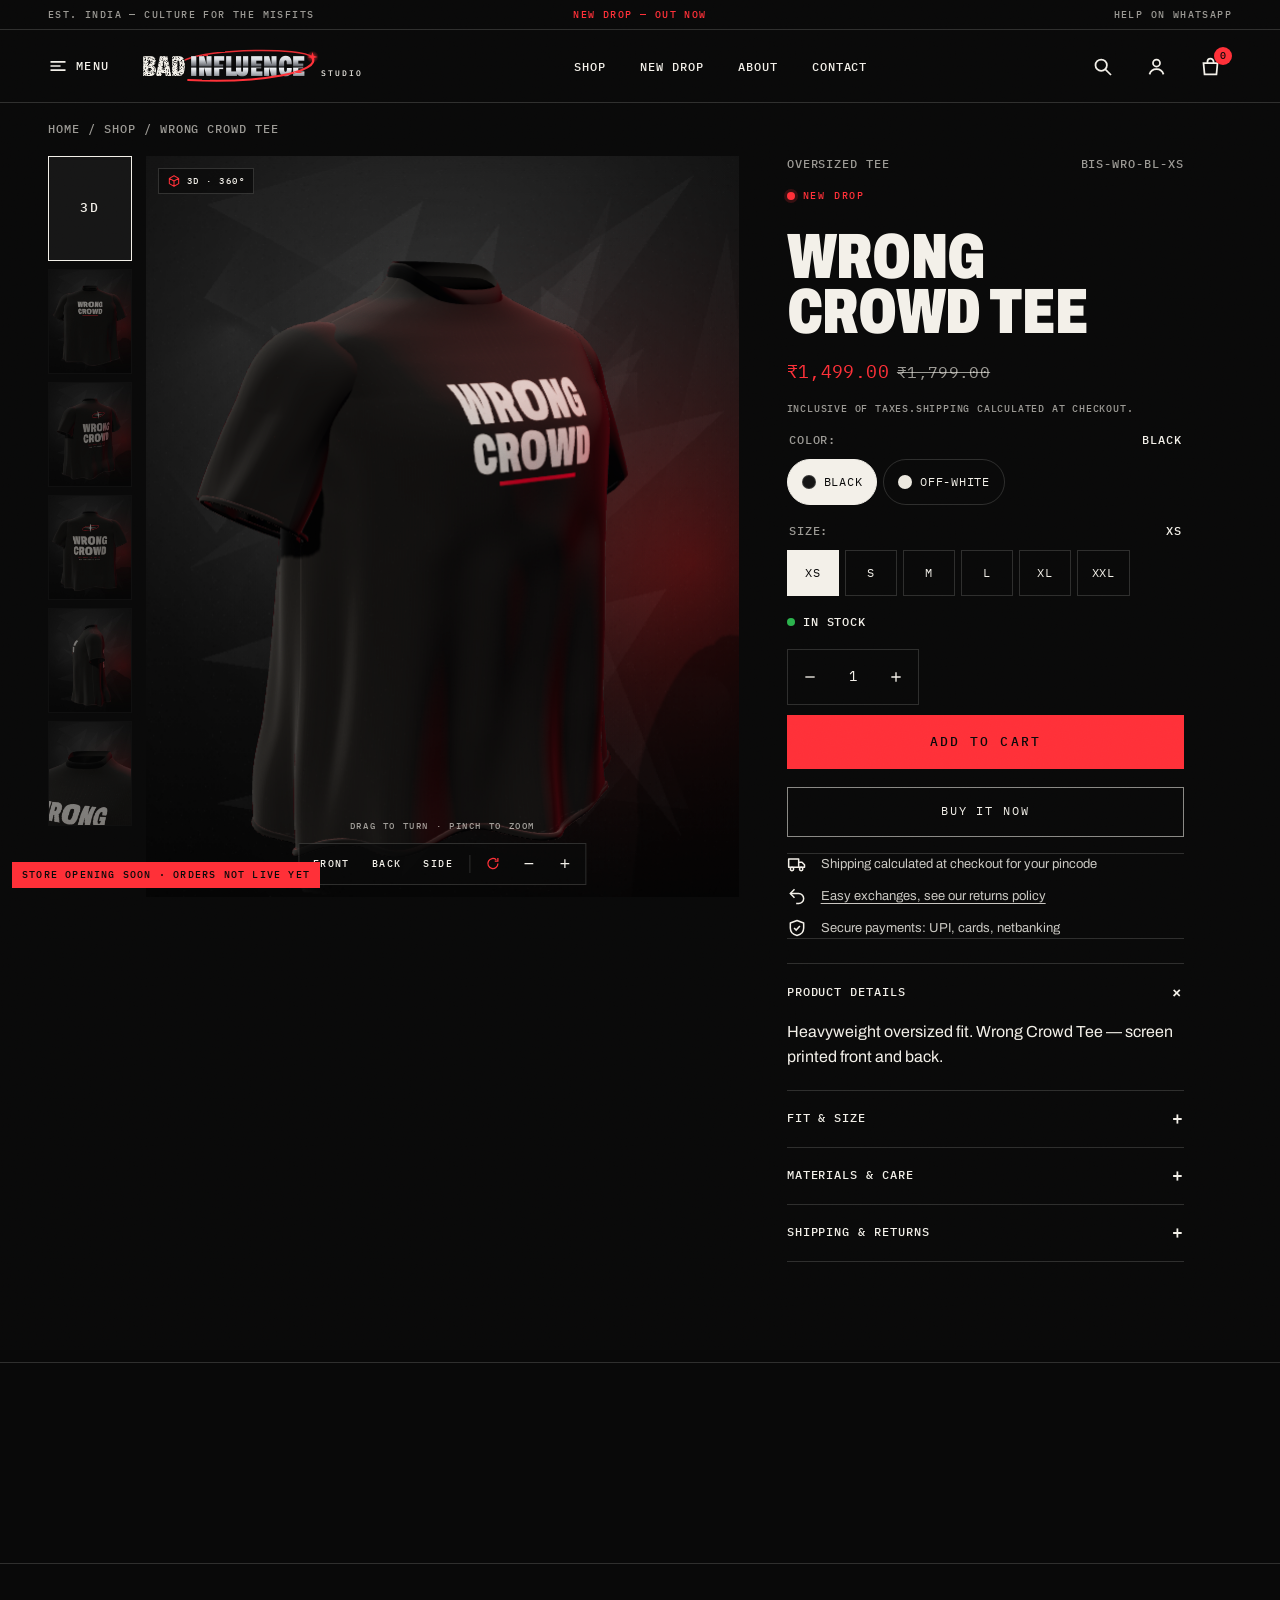
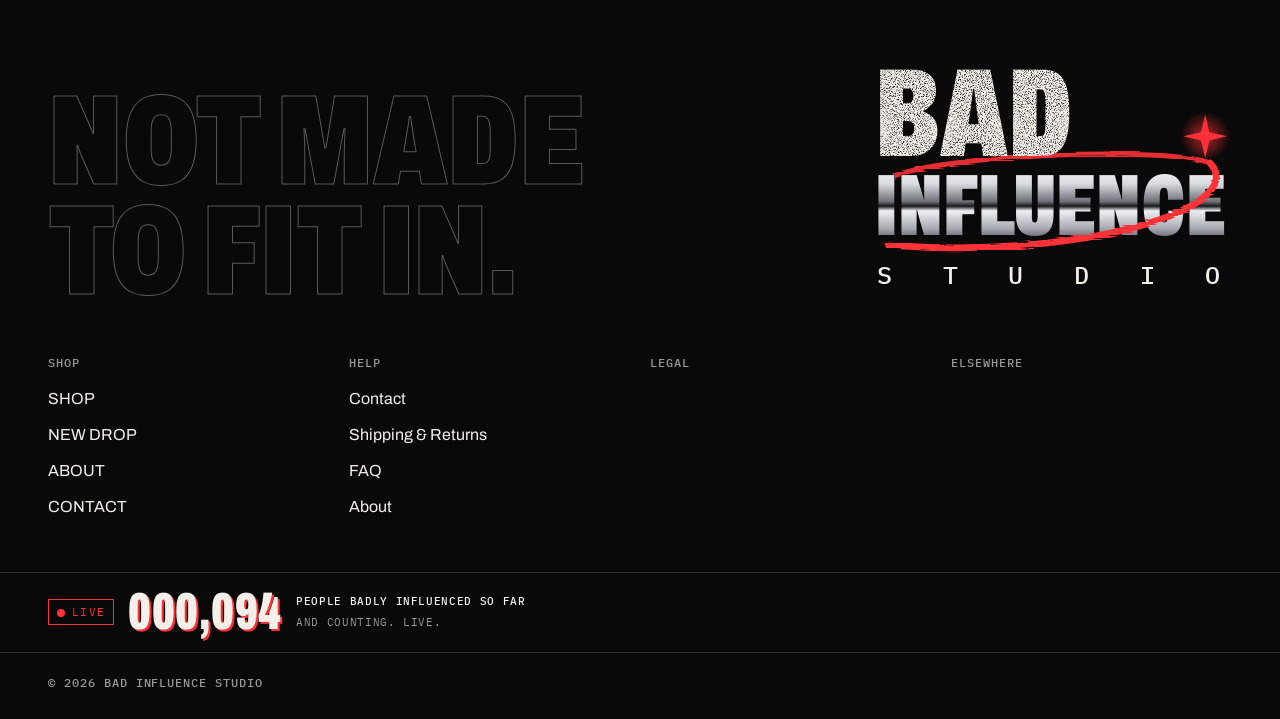
<file: product-wrong-crowd-tee.html>
<!doctype html>
<html class="no-js" lang="en">
  <head>
    <meta charset="utf-8">
    <meta http-equiv="X-UA-Compatible" content="IE=edge">
    <meta name="viewport" content="width=device-width,initial-scale=1,viewport-fit=cover">
    <meta name="theme-color" content="#090909">
    <link rel="canonical" href="https://www.badinfluencestudio.in/product-wrong-crowd-tee.html"><link rel="icon" type="image/svg+xml" href="./assets/favicon.svg"><link rel="preconnect" href="https://fonts.googleapis.com">
    <link rel="preconnect" href="https://fonts.gstatic.com" crossorigin>
    <link rel="stylesheet" href="https://fonts.googleapis.com/css2?family=Archivo:wdth,wght@62..125,300..900&family=IBM+Plex+Mono:wght@400;500&family=Mrs+Saint+Delafield&display=swap"><title>Wrong Crowd Tee | Bad Influence Studio</title><meta name="description" content="Wrong Crowd Tee by Bad Influence Studio: heavyweight oversized tee, screen printed front and back. Rs. 1,499. Chatpata streetwear for Gen Z, made in India."><meta property="og:site_name" content="Bad Influence Studio">
<meta property="og:url" content="https://www.badinfluencestudio.in/product-wrong-crowd-tee.html">
<meta property="og:title" content="Wrong Crowd Tee | Bad Influence Studio">
<meta property="og:type" content="product">
<meta property="og:description" content="Wrong Crowd Tee by Bad Influence Studio: heavyweight oversized tee, screen printed front and back. Rs. 1,499. Chatpata streetwear for Gen Z, made in India."><meta property="og:image" content="https://www.badinfluencestudio.in/assets/print-wrong-crowd-front-dark.png"><meta property="og:locale" content="en_IN"><meta property="og:price:amount" content="1,499.00">
  <meta property="og:price:currency" content="INR"><meta name="twitter:card" content="summary_large_image">
<meta name="twitter:title" content="Wrong Crowd Tee | Bad Influence Studio">
<meta name="twitter:description" content="Wrong Crowd Tee by Bad Influence Studio: heavyweight oversized tee, screen printed front and back. Rs. 1,499. Chatpata streetwear for Gen Z, made in India."><meta name="twitter:image" content="https://www.badinfluencestudio.in/assets/print-wrong-crowd-front-dark.png">


    <link rel="stylesheet" href="./assets/theme.css">
    <style>
  :root {
    --ink: #090909;
    --paper: #F3F0E9;
    --concrete: #777777;
    --acid: #FF3038;
    --chrome: #C9CBCF;
    --ink-rgb: 9, 9, 9;
    --paper-rgb: 243, 240, 233;
    --acid-rgb: 255, 48, 56;
    --whatsapp-offset: 0px;
    --logo-w: 220px;
  }
</style>


    <script>
      document.documentElement.classList.replace('no-js', 'js');
      window.BIS = {
        routes: {
          root: "/",
          cart: "cart.html",
          cartAdd: "/cart/add",
          cartChange: "/cart/change",
          cartUpdate: "/cart/update",
          recommendations: "/recommendations/products"
        },
        moneyFormat: "₹{{amount}}",
        strings: {
          addToCart: "Add to cart",
          soldOut: "Sold out",
          unavailable: "Unavailable",
          adding: "Adding…",
          added: "Added",
          cartError: "Couldn't update your bag. Please try again."
        }
      };
    </script><script type="importmap">
      {
        "imports": {
          "three": "./assets/three.module.min.js",
          "three-bgu": "./assets/three-bgu.js",
          "three-gltf": "./assets/three-gltf-loader.js",
          "bis-3d": "./assets/bis-3d.js"
        }
      }
    </script>
    <script src="./assets/global.js" defer></script>
    <script type="module" src="./assets/bis-mockups.js"></script>

    
  <meta name="robots" content="index, follow, max-image-preview:large"><script src="assets/preview-shim.js"></script></head>

  <body class="template-product scheme-ink">
    <a class="skip-link" href="#MainContent">Skip to content</a>
    <div class="grain" aria-hidden="true"></div>

    <div id="shopify-section-template--announcement" class="shopify-section section-announce"><div class="announce mono" data-announce data-interval="4000"><p class="announce__side announce__side--left">EST. INDIA — CULTURE FOR THE MISFITS</p><ul class="announce__list" role="list" aria-label="Store announcements">
      <li class="announce__item is-active" ><span>INDEPENDENTLY BAD.</span></li><li class="announce__item" ><a href="/collections/all">NEW DROP — OUT NOW</a></li>
    </ul><p class="announce__side announce__side--right">HELP ON WHATSAPP</p></div>
</div><div id="shopify-section-template--header" class="shopify-section section-header"><header class="header" data-header>
  <div class="header__inner">
    <button type="button" class="header__menu-btn mono" aria-controls="MenuDrawer" aria-expanded="false" data-menu-open>
      <svg class="icon" viewBox="0 0 24 24" aria-hidden="true" focusable="false"><path d="M3 7h18M3 12h12M3 17h18" stroke="currentColor" stroke-width="2"/></svg><span class="visually-hidden">Menu</span>
    </button>

    <a href="/" class="header__logo">
      <svg class="logo logo--svg logo--horizontal" viewBox="0 0 610 96" role="img" aria-label="BAD INFLUENCE STUDIO">
      <title>BAD INFLUENCE STUDIO</title>
      <defs>
      <linearGradient id="lgChrome-hdr" x1="0" y1="0" x2="0" y2="1">
        <stop offset="0" stop-color="#ffffff"/><stop offset=".26" stop-color="#d9dce1"/><stop offset=".45" stop-color="#6e7177"/>
        <stop offset=".5" stop-color="#17181a"/><stop offset=".55" stop-color="#eef0f3"/><stop offset=".74" stop-color="#a5a9af"/>
        <stop offset=".9" stop-color="#3b3d41"/><stop offset="1" stop-color="#dfe2e6"/>
      </linearGradient>
      <filter id="lgRough-hdr" x="-5%" y="-5%" width="110%" height="110%">
        <feTurbulence type="fractalNoise" baseFrequency=".85" numOctaves="2" seed="3" result="n"/>
        <feColorMatrix in="n" type="matrix" values="0 0 0 0 0  0 0 0 0 0  0 0 0 0 0  0 0 0 -3.2 2.55" result="m"/>
        <feComposite in="SourceGraphic" in2="m" operator="in"/>
      </filter>
      <filter id="lgBrush-hdr" x="-10%" y="-40%" width="120%" height="180%">
        <feTurbulence type="fractalNoise" baseFrequency=".015 .9" numOctaves="2" seed="8" result="t"/>
        <feDisplacementMap in="SourceGraphic" in2="t" scale="5"/>
      </filter>
      <radialGradient id="lgGlow-hdr"><stop offset="0" stop-color="#FF3038" stop-opacity=".7"/><stop offset="1" stop-color="#FF3038" stop-opacity="0"/></radialGradient>
    </defs>
      <path d="M120 30 C 200 -2, 440 -4, 472 22" fill="none" stroke="#FF3038" stroke-width="4.5" stroke-linecap="round" opacity=".9" filter="url(#lgBrush-hdr)"/>
      <text x="0" y="76" font-family="Archivo, 'Arial Narrow', sans-serif" font-weight="900" font-size="80" style="font-stretch:62%" textLength="122" lengthAdjust="spacingAndGlyphs" fill="#F3F0E9" filter="url(#lgRough-hdr)">BAD</text>
      <text x="134" y="76" font-family="Archivo, 'Arial Narrow', sans-serif" font-weight="900" font-size="80" style="font-stretch:62%" textLength="318" lengthAdjust="spacingAndGlyphs" fill="url(#lgChrome-hdr)" stroke="#0b0b0c" stroke-width="1.2" paint-order="stroke">INFLUENCE</text>
      <path d="M472 22 C 500 64, 330 96, 128 86" fill="none" stroke="#FF3038" stroke-width="6" stroke-linecap="round" filter="url(#lgBrush-hdr)"/>
      <circle cx="473" cy="22" r="17" fill="url(#lgGlow-hdr)"/>
      <path d="M473 8 L476 19 L487 22 L476 25 L473 36 L470 25 L459 22 L470 19 Z" fill="#FF3038"/>
      <text x="496" y="76" font-family="'IBM Plex Mono', ui-monospace, monospace" font-weight="500" font-size="21" textLength="112" lengthAdjust="spacing" fill="#F3F0E9">STUDIO</text>
    </svg>
    </a>

    <nav class="header__nav" aria-label="Primary">
      <ul role="list"><li><a href="/collections/all" class="header__link mono">SHOP</a></li><li><a href="/collections/new-drop" class="header__link mono">NEW DROP</a></li><li><a href="/pages/about" class="header__link mono">ABOUT</a></li><li><a href="/pages/contact" class="header__link mono">CONTACT</a></li></ul>
    </nav>

    <div class="header__actions">
      <button type="button" class="header__action mono" aria-controls="SearchDialog" data-search-open>
        <svg class="icon" viewBox="0 0 24 24" aria-hidden="true" focusable="false"><circle cx="10.5" cy="10.5" r="6.5" fill="none" stroke="currentColor" stroke-width="2"/><path d="M15.5 15.5 21 21" stroke="currentColor" stroke-width="2" stroke-linecap="square"/></svg><span class="visually-hidden">Search</span>
      </button><a href="/account" class="header__action mono header__action--account">
          <svg class="icon" viewBox="0 0 24 24" aria-hidden="true" focusable="false"><circle cx="12" cy="8" r="4" fill="none" stroke="currentColor" stroke-width="2"/><path d="M4 21c1.2-4 4.2-6 8-6s6.8 2 8 6" fill="none" stroke="currentColor" stroke-width="2"/></svg><span class="visually-hidden">Log in</span>
        </a><a href="cart.html" class="header__action header__bag mono" data-cart-open aria-controls="CartDrawer">
        <svg class="icon" viewBox="0 0 24 24" aria-hidden="true" focusable="false"><path d="M4 8h16l-1.2 13H5.2z" fill="none" stroke="currentColor" stroke-width="2" stroke-linejoin="miter"/><path d="M8.5 8V6.5a3.5 3.5 0 0 1 7 0V8" fill="none" stroke="currentColor" stroke-width="2"/></svg>
        <span class="header__bag-count" data-cart-count aria-hidden="true">0</span>
        <span class="visually-hidden" data-cart-count-label>Bag, 0 items</span>
      </a>
    </div>
  </div>
</header>

<dialog class="menu-drawer menu-drawer--spine scheme-ink" id="MenuDrawer" aria-label="Menu" data-menu-drawer>
  <div class="menu-drawer__top">
    <svg class="logo logo--svg logo--horizontal" viewBox="0 0 610 96" role="img" aria-label="BAD INFLUENCE STUDIO">
      <title>BAD INFLUENCE STUDIO</title>
      <defs>
      <linearGradient id="lgChrome-menu" x1="0" y1="0" x2="0" y2="1">
        <stop offset="0" stop-color="#ffffff"/><stop offset=".26" stop-color="#d9dce1"/><stop offset=".45" stop-color="#6e7177"/>
        <stop offset=".5" stop-color="#17181a"/><stop offset=".55" stop-color="#eef0f3"/><stop offset=".74" stop-color="#a5a9af"/>
        <stop offset=".9" stop-color="#3b3d41"/><stop offset="1" stop-color="#dfe2e6"/>
      </linearGradient>
      <filter id="lgRough-menu" x="-5%" y="-5%" width="110%" height="110%">
        <feTurbulence type="fractalNoise" baseFrequency=".85" numOctaves="2" seed="3" result="n"/>
        <feColorMatrix in="n" type="matrix" values="0 0 0 0 0  0 0 0 0 0  0 0 0 0 0  0 0 0 -3.2 2.55" result="m"/>
        <feComposite in="SourceGraphic" in2="m" operator="in"/>
      </filter>
      <filter id="lgBrush-menu" x="-10%" y="-40%" width="120%" height="180%">
        <feTurbulence type="fractalNoise" baseFrequency=".015 .9" numOctaves="2" seed="8" result="t"/>
        <feDisplacementMap in="SourceGraphic" in2="t" scale="5"/>
      </filter>
      <radialGradient id="lgGlow-menu"><stop offset="0" stop-color="#FF3038" stop-opacity=".7"/><stop offset="1" stop-color="#FF3038" stop-opacity="0"/></radialGradient>
    </defs>
      <path d="M120 30 C 200 -2, 440 -4, 472 22" fill="none" stroke="#FF3038" stroke-width="4.5" stroke-linecap="round" opacity=".9" filter="url(#lgBrush-menu)"/>
      <text x="0" y="76" font-family="Archivo, 'Arial Narrow', sans-serif" font-weight="900" font-size="80" style="font-stretch:62%" textLength="122" lengthAdjust="spacingAndGlyphs" fill="#F3F0E9" filter="url(#lgRough-menu)">BAD</text>
      <text x="134" y="76" font-family="Archivo, 'Arial Narrow', sans-serif" font-weight="900" font-size="80" style="font-stretch:62%" textLength="318" lengthAdjust="spacingAndGlyphs" fill="url(#lgChrome-menu)" stroke="#0b0b0c" stroke-width="1.2" paint-order="stroke">INFLUENCE</text>
      <path d="M472 22 C 500 64, 330 96, 128 86" fill="none" stroke="#FF3038" stroke-width="6" stroke-linecap="round" filter="url(#lgBrush-menu)"/>
      <circle cx="473" cy="22" r="17" fill="url(#lgGlow-menu)"/>
      <path d="M473 8 L476 19 L487 22 L476 25 L473 36 L470 25 L459 22 L470 19 Z" fill="#FF3038"/>
      <text x="496" y="76" font-family="'IBM Plex Mono', ui-monospace, monospace" font-weight="500" font-size="21" textLength="112" lengthAdjust="spacing" fill="#F3F0E9">STUDIO</text>
    </svg>
    <button type="button" class="icon-btn" data-dialog-close aria-label="Close menu"><svg class="icon" viewBox="0 0 24 24" aria-hidden="true" focusable="false"><path d="m5 5 14 14M19 5 5 19" stroke="currentColor" stroke-width="2"/></svg></button>
  </div>
  <nav aria-label="Mobile">
    <div class="spine" data-spine>
      <a href="/collections/all" class="spine__link" data-spine-at="1"><span class="spine__num">01</span>Shop all</a>
      <a href="/collections/new-drop" class="spine__link" data-spine-at="3"><span class="spine__num">02</span>New drop</a>
      <a href="/products/bad-habit-tee" class="spine__link" data-spine-at="5"><span class="spine__num">03</span>Tees</a>
      <a href="/products/after-hours-long-sleeve" class="spine__link" data-spine-at="7"><span class="spine__num">04</span>Long<br>sleeves</a>
      <a href="/products/no-good-influence-hoodie" class="spine__link" data-spine-at="9"><span class="spine__num">05</span>Hoodies</a>
      <a href="/pages/about" class="spine__link" data-spine-at="11"><span class="spine__num">06</span>About</a>
    </div>
  </nav>
  <div class="menu-drawer__foot mono"><a href="/account">Log in</a><span class="menu-drawer__tag">Not made to fit in.</span>
  </div>
</dialog>

<dialog class="search-dialog scheme-ink" id="SearchDialog" aria-label="Search" data-search-dialog>
  <form action="/search" method="get" role="search" class="search-dialog__form">
    <label for="SearchInput" class="mono">Search the studio</label>
    <div class="search-dialog__row">
      <input id="SearchInput" type="search" name="q" value="" placeholder="Tees, hoodies, bad ideas…" autocomplete="off">
      <input type="hidden" name="type" value="product">
      <button type="submit" class="btn btn--light">Search</button>
    </div>
  </form>
  <button type="button" class="icon-btn search-dialog__close" data-dialog-close aria-label="Close search"><svg class="icon" viewBox="0 0 24 24" aria-hidden="true" focusable="false"><path d="m5 5 14 14M19 5 5 19" stroke="currentColor" stroke-width="2"/></svg></button>
</dialog>


</div><div id="shopify-section-template--main" class="shopify-section section-product"><section class="pdp scheme-ink" data-product-section data-section-id="template--main" data-product-handle="wrong-crowd-tee" data-product-id="7001">
  <nav class="crumbs mono page-width" aria-label="Breadcrumb">
    <a href="/">Home</a><span aria-hidden="true">/</span><a href="shop.html">Shop</a><span aria-hidden="true">/</span><span aria-current="page">WRONG CROWD TEE</span>
  </nav>

  <div class="pdp__grid">
    <div class="pdp__gallery" data-gallery>
      <ul class="pdp__media" role="list" data-gallery-track aria-label="Product media"><li class="pdp__slide pdp__slide--model" data-media-id="mock-0">
            <bis-tee3d class="tee3d pdp__viewer" data-tee3d="{&quot;garment&quot;:&quot;tee&quot;,&quot;color&quot;:&quot;#141414&quot;,&quot;colors&quot;:[{&quot;name&quot;:&quot;Black&quot;,&quot;hex&quot;:&quot;#141414&quot;},{&quot;name&quot;:&quot;Off-White&quot;,&quot;hex&quot;:&quot;#ECE8DF&quot;}],&quot;print&quot;:&quot;WRONG|CROWD&quot;,&quot;mannequin&quot;:&quot;none&quot;,&quot;view&quot;:&quot;front34&quot;,&quot;autoRotate&quot;:true,&quot;backdrop&quot;:true,&quot;title&quot;:&quot;WRONG CROWD TEE&quot;,&quot;printFront&quot;:&quot;./assets/print-wrong-crowd-front-light.png&quot;,&quot;printBack&quot;:&quot;./assets/print-wrong-crowd-back-light.png&quot;,&quot;printFrontAlt&quot;:&quot;./assets/print-wrong-crowd-front-dark.png&quot;,&quot;printBackAlt&quot;:&quot;./assets/print-wrong-crowd-back-dark.png&quot;}" data-eager>
  <div class="tee3d__poster" aria-hidden="true"></div>
  <canvas class="tee3d__canvas" role="img" aria-label="Interactive 3D view of WRONG CROWD TEE. Drag or use the arrow keys to turn it, plus and minus to zoom."></canvas>
  <span class="tee3d__loading mono" aria-hidden="true"><span class="tee3d__spinner"></span>Loading 3D</span>
  <span class="tee3d__badge mono" aria-hidden="true"><svg class="icon" viewBox="0 0 24 24" aria-hidden="true" focusable="false"><path d="M12 3 4 7.5v9L12 21l8-4.5v-9z M4 7.5 12 12l8-4.5 M12 12v9" fill="none" stroke="currentColor" stroke-width="1.8" stroke-linejoin="round"/></svg>3D · 360°</span>
  <span class="tee3d__hint mono" aria-hidden="true">Drag to turn · pinch to zoom</span>
  <p class="visually-hidden" role="status" aria-live="polite" data-tee3d-status></p><div class="tee3d__controls" role="toolbar" aria-label="3D view controls">
      <button type="button" class="tee3d__btn mono" data-tee3d-action="front">Front</button>
      <button type="button" class="tee3d__btn mono" data-tee3d-action="back">Back</button>
      <button type="button" class="tee3d__btn mono" data-tee3d-action="side">Side</button>
      <span class="tee3d__sep" aria-hidden="true"></span>
      <button type="button" class="tee3d__btn tee3d__btn--icon" data-tee3d-action="spin" aria-pressed="true" aria-label="Auto-rotate"><svg class="icon" viewBox="0 0 24 24" aria-hidden="true" focusable="false"><path d="M20 12a8 8 0 1 1-2.6-5.9" fill="none" stroke="currentColor" stroke-width="2"/><path d="M20 3v5h-5" fill="none" stroke="currentColor" stroke-width="2"/></svg></button>
      <button type="button" class="tee3d__btn tee3d__btn--icon" data-tee3d-action="zoom-out" aria-label="Zoom out"><svg class="icon" viewBox="0 0 24 24" aria-hidden="true" focusable="false"><path d="M5 12h14" stroke="currentColor" stroke-width="2"/></svg></button>
      <button type="button" class="tee3d__btn tee3d__btn--icon" data-tee3d-action="zoom-in" aria-label="Zoom in"><svg class="icon" viewBox="0 0 24 24" aria-hidden="true" focusable="false"><path d="M12 5v14M5 12h14" stroke="currentColor" stroke-width="2"/></svg></button>
    </div></bis-tee3d>
<script type="module" src="./assets/tee-3d.js"></script>

          </li><li class="pdp__slide" data-media-id="mock-1">
              <div class="mock-host pdp__mock"><img class="mock3d " data-mock3d="{&quot;type&quot;:&quot;Oversized Tee&quot;,&quot;title&quot;:&quot;WRONG CROWD TEE&quot;,&quot;color&quot;:&quot;Black&quot;,&quot;print&quot;:&quot;WRONG|CROWD&quot;,&quot;back&quot;:&quot;&quot;,&quot;view&quot;:&quot;front&quot;,&quot;mannequin&quot;:&quot;none&quot;,&quot;seed&quot;:22,&quot;printFront&quot;:&quot;./assets/print-wrong-crowd-front-light.png&quot;,&quot;printBack&quot;:&quot;./assets/print-wrong-crowd-back-light.png&quot;,&quot;printFrontAlt&quot;:&quot;./assets/print-wrong-crowd-front-dark.png&quot;,&quot;printBackAlt&quot;:&quot;./assets/print-wrong-crowd-back-dark.png&quot;}" src="[data-uri]" alt="WRONG CROWD TEE — 3D mockup, front view" width="1000" height="1250" loading="lazy"><span class="mock-tag mono" aria-hidden="true">3D mockup</span></div>
            </li><li class="pdp__slide" data-media-id="mock-2">
              <div class="mock-host pdp__mock"><img class="mock3d " data-mock3d="{&quot;type&quot;:&quot;Oversized Tee&quot;,&quot;title&quot;:&quot;WRONG CROWD TEE&quot;,&quot;color&quot;:&quot;Black&quot;,&quot;print&quot;:&quot;WRONG|CROWD&quot;,&quot;back&quot;:&quot;&quot;,&quot;view&quot;:&quot;back34&quot;,&quot;mannequin&quot;:&quot;none&quot;,&quot;seed&quot;:22,&quot;printFront&quot;:&quot;./assets/print-wrong-crowd-front-light.png&quot;,&quot;printBack&quot;:&quot;./assets/print-wrong-crowd-back-light.png&quot;,&quot;printFrontAlt&quot;:&quot;./assets/print-wrong-crowd-front-dark.png&quot;,&quot;printBackAlt&quot;:&quot;./assets/print-wrong-crowd-back-dark.png&quot;}" src="[data-uri]" alt="WRONG CROWD TEE — 3D mockup, back34 view" width="1000" height="1250" loading="lazy"><span class="mock-tag mono" aria-hidden="true">3D mockup</span></div>
            </li><li class="pdp__slide" data-media-id="mock-3">
              <div class="mock-host pdp__mock"><img class="mock3d " data-mock3d="{&quot;type&quot;:&quot;Oversized Tee&quot;,&quot;title&quot;:&quot;WRONG CROWD TEE&quot;,&quot;color&quot;:&quot;Black&quot;,&quot;print&quot;:&quot;WRONG|CROWD&quot;,&quot;back&quot;:&quot;&quot;,&quot;view&quot;:&quot;back&quot;,&quot;mannequin&quot;:&quot;none&quot;,&quot;seed&quot;:22,&quot;printFront&quot;:&quot;./assets/print-wrong-crowd-front-light.png&quot;,&quot;printBack&quot;:&quot;./assets/print-wrong-crowd-back-light.png&quot;,&quot;printFrontAlt&quot;:&quot;./assets/print-wrong-crowd-front-dark.png&quot;,&quot;printBackAlt&quot;:&quot;./assets/print-wrong-crowd-back-dark.png&quot;}" src="[data-uri]" alt="WRONG CROWD TEE — 3D mockup, back view" width="1000" height="1250" loading="lazy"><span class="mock-tag mono" aria-hidden="true">3D mockup</span></div>
            </li><li class="pdp__slide" data-media-id="mock-4">
              <div class="mock-host pdp__mock"><img class="mock3d " data-mock3d="{&quot;type&quot;:&quot;Oversized Tee&quot;,&quot;title&quot;:&quot;WRONG CROWD TEE&quot;,&quot;color&quot;:&quot;Black&quot;,&quot;print&quot;:&quot;WRONG|CROWD&quot;,&quot;back&quot;:&quot;&quot;,&quot;view&quot;:&quot;side&quot;,&quot;mannequin&quot;:&quot;none&quot;,&quot;seed&quot;:22,&quot;printFront&quot;:&quot;./assets/print-wrong-crowd-front-light.png&quot;,&quot;printBack&quot;:&quot;./assets/print-wrong-crowd-back-light.png&quot;,&quot;printFrontAlt&quot;:&quot;./assets/print-wrong-crowd-front-dark.png&quot;,&quot;printBackAlt&quot;:&quot;./assets/print-wrong-crowd-back-dark.png&quot;}" src="[data-uri]" alt="WRONG CROWD TEE — 3D mockup, side view" width="1000" height="1250" loading="lazy"><span class="mock-tag mono" aria-hidden="true">3D mockup</span></div>
            </li><li class="pdp__slide" data-media-id="mock-5">
              <div class="mock-host pdp__mock"><img class="mock3d " data-mock3d="{&quot;type&quot;:&quot;Oversized Tee&quot;,&quot;title&quot;:&quot;WRONG CROWD TEE&quot;,&quot;color&quot;:&quot;Black&quot;,&quot;print&quot;:&quot;WRONG|CROWD&quot;,&quot;back&quot;:&quot;&quot;,&quot;view&quot;:&quot;collar&quot;,&quot;mannequin&quot;:&quot;none&quot;,&quot;seed&quot;:22,&quot;printFront&quot;:&quot;./assets/print-wrong-crowd-front-light.png&quot;,&quot;printBack&quot;:&quot;./assets/print-wrong-crowd-back-light.png&quot;,&quot;printFrontAlt&quot;:&quot;./assets/print-wrong-crowd-front-dark.png&quot;,&quot;printBackAlt&quot;:&quot;./assets/print-wrong-crowd-back-dark.png&quot;}" src="[data-uri]" alt="WRONG CROWD TEE — 3D mockup, collar view" width="1000" height="1250" loading="lazy"><span class="mock-tag mono" aria-hidden="true">3D mockup</span></div>
            </li></ul><p class="pdp__counter mono" aria-hidden="true"><span data-gallery-index>1</span> / 6</p>
        <ul class="pdp__thumbs" role="list" aria-label="Choose view">
          <li><button type="button" class="pdp__thumb pdp__thumb--3d is-active" data-thumb="mock-0" aria-label="Show interactive 3D mockup" aria-current="true"><span class="mono">3D</span></button></li><li><button type="button" class="pdp__thumb" data-thumb="mock-1" aria-label="Show front view"><img class="mock3d mock3d--mirror " data-mock3d-mirror="{&quot;type&quot;:&quot;Oversized Tee&quot;,&quot;title&quot;:&quot;WRONG CROWD TEE&quot;,&quot;color&quot;:&quot;Black&quot;,&quot;print&quot;:&quot;WRONG|CROWD&quot;,&quot;back&quot;:&quot;&quot;,&quot;view&quot;:&quot;front&quot;,&quot;mannequin&quot;:&quot;none&quot;,&quot;seed&quot;:22,&quot;printFront&quot;:&quot;./assets/print-wrong-crowd-front-light.png&quot;,&quot;printBack&quot;:&quot;./assets/print-wrong-crowd-back-light.png&quot;,&quot;printFrontAlt&quot;:&quot;./assets/print-wrong-crowd-front-dark.png&quot;,&quot;printBackAlt&quot;:&quot;./assets/print-wrong-crowd-back-dark.png&quot;}" src="[data-uri]" alt="" width="160" height="200"></button></li><li><button type="button" class="pdp__thumb" data-thumb="mock-2" aria-label="Show back34 view"><img class="mock3d mock3d--mirror " data-mock3d-mirror="{&quot;type&quot;:&quot;Oversized Tee&quot;,&quot;title&quot;:&quot;WRONG CROWD TEE&quot;,&quot;color&quot;:&quot;Black&quot;,&quot;print&quot;:&quot;WRONG|CROWD&quot;,&quot;back&quot;:&quot;&quot;,&quot;view&quot;:&quot;back34&quot;,&quot;mannequin&quot;:&quot;none&quot;,&quot;seed&quot;:22,&quot;printFront&quot;:&quot;./assets/print-wrong-crowd-front-light.png&quot;,&quot;printBack&quot;:&quot;./assets/print-wrong-crowd-back-light.png&quot;,&quot;printFrontAlt&quot;:&quot;./assets/print-wrong-crowd-front-dark.png&quot;,&quot;printBackAlt&quot;:&quot;./assets/print-wrong-crowd-back-dark.png&quot;}" src="[data-uri]" alt="" width="160" height="200"></button></li><li><button type="button" class="pdp__thumb" data-thumb="mock-3" aria-label="Show back view"><img class="mock3d mock3d--mirror " data-mock3d-mirror="{&quot;type&quot;:&quot;Oversized Tee&quot;,&quot;title&quot;:&quot;WRONG CROWD TEE&quot;,&quot;color&quot;:&quot;Black&quot;,&quot;print&quot;:&quot;WRONG|CROWD&quot;,&quot;back&quot;:&quot;&quot;,&quot;view&quot;:&quot;back&quot;,&quot;mannequin&quot;:&quot;none&quot;,&quot;seed&quot;:22,&quot;printFront&quot;:&quot;./assets/print-wrong-crowd-front-light.png&quot;,&quot;printBack&quot;:&quot;./assets/print-wrong-crowd-back-light.png&quot;,&quot;printFrontAlt&quot;:&quot;./assets/print-wrong-crowd-front-dark.png&quot;,&quot;printBackAlt&quot;:&quot;./assets/print-wrong-crowd-back-dark.png&quot;}" src="[data-uri]" alt="" width="160" height="200"></button></li><li><button type="button" class="pdp__thumb" data-thumb="mock-4" aria-label="Show side view"><img class="mock3d mock3d--mirror " data-mock3d-mirror="{&quot;type&quot;:&quot;Oversized Tee&quot;,&quot;title&quot;:&quot;WRONG CROWD TEE&quot;,&quot;color&quot;:&quot;Black&quot;,&quot;print&quot;:&quot;WRONG|CROWD&quot;,&quot;back&quot;:&quot;&quot;,&quot;view&quot;:&quot;side&quot;,&quot;mannequin&quot;:&quot;none&quot;,&quot;seed&quot;:22,&quot;printFront&quot;:&quot;./assets/print-wrong-crowd-front-light.png&quot;,&quot;printBack&quot;:&quot;./assets/print-wrong-crowd-back-light.png&quot;,&quot;printFrontAlt&quot;:&quot;./assets/print-wrong-crowd-front-dark.png&quot;,&quot;printBackAlt&quot;:&quot;./assets/print-wrong-crowd-back-dark.png&quot;}" src="[data-uri]" alt="" width="160" height="200"></button></li><li><button type="button" class="pdp__thumb" data-thumb="mock-5" aria-label="Show collar view"><img class="mock3d mock3d--mirror " data-mock3d-mirror="{&quot;type&quot;:&quot;Oversized Tee&quot;,&quot;title&quot;:&quot;WRONG CROWD TEE&quot;,&quot;color&quot;:&quot;Black&quot;,&quot;print&quot;:&quot;WRONG|CROWD&quot;,&quot;back&quot;:&quot;&quot;,&quot;view&quot;:&quot;collar&quot;,&quot;mannequin&quot;:&quot;none&quot;,&quot;seed&quot;:22,&quot;printFront&quot;:&quot;./assets/print-wrong-crowd-front-light.png&quot;,&quot;printBack&quot;:&quot;./assets/print-wrong-crowd-back-light.png&quot;,&quot;printFrontAlt&quot;:&quot;./assets/print-wrong-crowd-front-dark.png&quot;,&quot;printBackAlt&quot;:&quot;./assets/print-wrong-crowd-back-dark.png&quot;}" src="[data-uri]" alt="" width="160" height="200"></button></li></ul></div>

    <div class="pdp__info">
      <div class="pdp__sticky">
        <p class="pdp__meta mono">
          <span>Oversized Tee</span>
          <span data-variant-sku>BIS-WRO-BL-XS</span>
        </p><p class="pdp__badge mono"><span class="dot dot--acid"></span>New drop</p><h1 class="pdp__title display">WRONG CROWD TEE</h1>

        <div class="pdp__price-row">
          <div class="pdp__price" data-variant-price>
            <div class="price price--sale" data-price>
  <span class="visually-hidden">Sale price</span>
  <span class="price__current" data-price-current>₹1,499.00</span><span class="visually-hidden">Regular price</span>
    <s class="price__compare" data-price-compare>₹1,799.00</s></div>
          </div></div>
        <p class="pdp__tax mono">Inclusive of taxes.Shipping calculated at checkout.
        </p><form method="post" action="/cart/add" id="ProductForm-template--main" class="pdp__form" novalidate="novalidate" data-product-form=""><input type="hidden" name="id" value="2001" data-variant-id><div class="picker" data-variant-picker><fieldset class="picker__group" data-option-index="0">
                  <legend class="picker__legend mono">
                    Color: <span data-option-selected>Black</span></legend>
                  <div class="picker__values"><input type="radio" class="picker__radio visually-hidden" id="Opt-template--main-0-0" name="option-0" value="Black" checked>
                      <label for="Opt-template--main-0-0" class="chip chip--swatch" data-option-value="Black"><span class="chip__dot" style="background: #141414"></span>Black
                      </label><input type="radio" class="picker__radio visually-hidden" id="Opt-template--main-0-1" name="option-0" value="Off-White">
                      <label for="Opt-template--main-0-1" class="chip chip--swatch" data-option-value="Off-White"><span class="chip__dot" style="background: #ECE8DF"></span>Off-White
                      </label></div>
                </fieldset><fieldset class="picker__group" data-option-index="1">
                  <legend class="picker__legend mono">
                    Size: <span data-option-selected>XS</span></legend>
                  <div class="picker__values"><input type="radio" class="picker__radio visually-hidden" id="Opt-template--main-1-0" name="option-1" value="XS" checked>
                      <label for="Opt-template--main-1-0" class="chip" data-option-value="XS">XS
                      </label><input type="radio" class="picker__radio visually-hidden" id="Opt-template--main-1-1" name="option-1" value="S">
                      <label for="Opt-template--main-1-1" class="chip" data-option-value="S">S
                      </label><input type="radio" class="picker__radio visually-hidden" id="Opt-template--main-1-2" name="option-1" value="M">
                      <label for="Opt-template--main-1-2" class="chip" data-option-value="M">M
                      </label><input type="radio" class="picker__radio visually-hidden" id="Opt-template--main-1-3" name="option-1" value="L">
                      <label for="Opt-template--main-1-3" class="chip" data-option-value="L">L
                      </label><input type="radio" class="picker__radio visually-hidden" id="Opt-template--main-1-4" name="option-1" value="XL">
                      <label for="Opt-template--main-1-4" class="chip" data-option-value="XL">XL
                      </label><input type="radio" class="picker__radio visually-hidden" id="Opt-template--main-1-5" name="option-1" value="XXL">
                      <label for="Opt-template--main-1-5" class="chip" data-option-value="XXL">XXL
                      </label></div>
                </fieldset></div><p class="pdp__stock mono" data-stock aria-live="polite"><span class="dot dot--ok"></span>In stock</p>

          <div class="pdp__buy">
            <div class="qty" data-qty>
              <button type="button" class="qty__btn" data-qty-minus aria-label="Decrease quantity"><svg class="icon" viewBox="0 0 24 24" aria-hidden="true" focusable="false"><path d="M5 12h14" stroke="currentColor" stroke-width="2"/></svg></button>
              <label for="Qty-template--main" class="visually-hidden">Quantity</label>
              <input id="Qty-template--main" class="qty__input" type="number" name="quantity" value="1" min="1" inputmode="numeric">
              <button type="button" class="qty__btn" data-qty-plus aria-label="Increase quantity"><svg class="icon" viewBox="0 0 24 24" aria-hidden="true" focusable="false"><path d="M12 5v14M5 12h14" stroke="currentColor" stroke-width="2"/></svg></button>
            </div>
            <button type="submit" name="add" class="btn btn--acid btn--block pdp__add" data-add-button >
              <span data-add-label>Add to cart</span>
            </button>
          </div>
          <p class="form-error mono" role="alert" data-form-error hidden></p><div class="pdp__dynamic"><button type="button" class="shopify-payment-button__button shopify-payment-button__button--unbranded">Buy it now</button></div></form><ul class="pdp__trust" role="list"><li><svg class="icon" viewBox="0 0 24 24" aria-hidden="true" focusable="false"><path d="M2 6h12v10H2zM14 10h4l3 3v3h-7z" fill="none" stroke="currentColor" stroke-width="1.8" stroke-linejoin="round"/><circle cx="6" cy="18" r="2" fill="none" stroke="currentColor" stroke-width="1.8"/><circle cx="17" cy="18" r="2" fill="none" stroke="currentColor" stroke-width="1.8"/></svg><span>Shipping calculated at checkout for your pincode</span></li><li><svg class="icon" viewBox="0 0 24 24" aria-hidden="true" focusable="false"><path d="M9 14 4 9l5-5" fill="none" stroke="currentColor" stroke-width="1.8"/><path d="M4 9h10a6 6 0 0 1 0 12h-3" fill="none" stroke="currentColor" stroke-width="1.8"/></svg><span><a href="/policies/refund-policy">Easy exchanges, see our returns policy</a></span></li><li><svg class="icon" viewBox="0 0 24 24" aria-hidden="true" focusable="false"><path d="M12 3 4 6v6c0 5 3.5 8 8 9 4.5-1 8-4 8-9V6z" fill="none" stroke="currentColor" stroke-width="1.8" stroke-linejoin="round"/><path d="m8.5 12 2.5 2.5 4.5-5" fill="none" stroke="currentColor" stroke-width="1.8"/></svg><span>Secure payments: UPI, cards, netbanking</span></li></ul>

        <div class="pdp__acc"><details class="acc" open>
              <summary class="acc__sum mono">Product details</summary>
              <div class="acc__body rte"><p>Heavyweight oversized fit. Wrong Crowd Tee — screen printed front and back. </p></div>
            </details><details class="acc">
              <summary class="acc__sum mono">Fit &amp; size</summary>
              <div class="acc__body">
                <dl class="spec mono"><div><dt>Fit</dt><dd>Oversized, drop shoulder</dd></div><div><dt>Model</dt><dd>Model is 6'0" wearing L</dd></div></dl></div>
            </details><details class="acc">
              <summary class="acc__sum mono">Materials &amp; care</summary>
              <div class="acc__body">
                <dl class="spec mono"><div><dt>Fabric</dt><dd>100% cotton, bio-washed</dd></div><div><dt>Weight</dt><dd>240 GSM</dd></div></dl><div class="rte">Cold wash inside out. Do not iron on print.</div></div>
            </details><details class="acc">
            <summary class="acc__sum mono">Shipping &amp; returns</summary>
            <div class="acc__body rte">
              <p>Shipping charges and delivery estimates are calculated at checkout for your pincode.</p>
              <p class="acc__links"><a href="/policies/shipping-policy">Shipping policy</a><a href="/policies/refund-policy">Returns &amp; refunds</a></p>
            </div>
          </details>
        </div>


      </div>
    </div>
  </div><div class="buybar scheme-ink" data-buybar aria-hidden="true">
    <div class="buybar__info">
      <span class="buybar__title">WRONG CROWD TEE</span>
      <span class="buybar__price mono" data-buybar-price>₹1,499.00</span>
    </div>
    <button type="submit" form="ProductForm-template--main" class="btn btn--acid btn--sm" data-buybar-button tabindex="-1" >
      <span data-add-label>Add to cart</span>
    </button>
  </div><script type="application/json" data-product-json>{"id": 7001, "handle": "wrong-crowd-tee", "title": "WRONG CROWD TEE", "type": "Oversized Tee", "vendor": "BAD INFLUENCE STUDIO", "url": "/products/wrong-crowd-tee", "price": 149900, "price_min": 149900, "price_max": 149900, "price_varies": false, "compare_at_price": 179900, "compare_at_price_max": 179900, "compare_at_price_min": 179900, "available": true, "variants": [{"id": 2001, "title": "Black / XS", "price": 149900, "compare_at_price": 179900, "available": true, "option1": "Black", "option2": "XS", "options": ["Black", "XS"], "sku": "BIS-WRO-BL-XS", "url": "/products/wrong-crowd-tee?variant=2001", "inventory_management": "shopify", "inventory_policy": "deny", "inventory_quantity": 12, "featured_media": null, "unit_price_measurement": null, "requires_selling_plan": false, "selected": false}, {"id": 2002, "title": "Black / S", "price": 149900, "compare_at_price": 179900, "available": true, "option1": "Black", "option2": "S", "options": ["Black", "S"], "sku": "BIS-WRO-BL-S", "url": "/products/wrong-crowd-tee?variant=2002", "inventory_management": "shopify", "inventory_policy": "deny", "inventory_quantity": 12, "featured_media": null, "unit_price_measurement": null, "requires_selling_plan": false, "selected": false}, {"id": 2003, "title": "Black / M", "price": 149900, "compare_at_price": 179900, "available": true, "option1": "Black", "option2": "M", "options": ["Black", "M"], "sku": "BIS-WRO-BL-M", "url": "/products/wrong-crowd-tee?variant=2003", "inventory_management": "shopify", "inventory_policy": "deny", "inventory_quantity": 12, "featured_media": null, "unit_price_measurement": null, "requires_selling_plan": false, "selected": false}, {"id": 2004, "title": "Black / L", "price": 149900, "compare_at_price": 179900, "available": true, "option1": "Black", "option2": "L", "options": ["Black", "L"], "sku": "BIS-WRO-BL-L", "url": "/products/wrong-crowd-tee?variant=2004", "inventory_management": "shopify", "inventory_policy": "deny", "inventory_quantity": 12, "featured_media": null, "unit_price_measurement": null, "requires_selling_plan": false, "selected": false}, {"id": 2005, "title": "Black / XL", "price": 149900, "compare_at_price": 179900, "available": true, "option1": "Black", "option2": "XL", "options": ["Black", "XL"], "sku": "BIS-WRO-BL-XL", "url": "/products/wrong-crowd-tee?variant=2005", "inventory_management": "shopify", "inventory_policy": "deny", "inventory_quantity": 12, "featured_media": null, "unit_price_measurement": null, "requires_selling_plan": false, "selected": false}, {"id": 2006, "title": "Black / XXL", "price": 149900, "compare_at_price": 179900, "available": true, "option1": "Black", "option2": "XXL", "options": ["Black", "XXL"], "sku": "BIS-WRO-BL-XXL", "url": "/products/wrong-crowd-tee?variant=2006", "inventory_management": "shopify", "inventory_policy": "deny", "inventory_quantity": 12, "featured_media": null, "unit_price_measurement": null, "requires_selling_plan": false, "selected": false}, {"id": 2007, "title": "Off-White / XS", "price": 149900, "compare_at_price": 179900, "available": true, "option1": "Off-White", "option2": "XS", "options": ["Off-White", "XS"], "sku": "BIS-WRO-OF-XS", "url": "/products/wrong-crowd-tee?variant=2007", "inventory_management": "shopify", "inventory_policy": "deny", "inventory_quantity": 12, "featured_media": null, "unit_price_measurement": null, "requires_selling_plan": false, "selected": false}, {"id": 2008, "title": "Off-White / S", "price": 149900, "compare_at_price": 179900, "available": true, "option1": "Off-White", "option2": "S", "options": ["Off-White", "S"], "sku": "BIS-WRO-OF-S", "url": "/products/wrong-crowd-tee?variant=2008", "inventory_management": "shopify", "inventory_policy": "deny", "inventory_quantity": 12, "featured_media": null, "unit_price_measurement": null, "requires_selling_plan": false, "selected": false}, {"id": 2009, "title": "Off-White / M", "price": 149900, "compare_at_price": 179900, "available": true, "option1": "Off-White", "option2": "M", "options": ["Off-White", "M"], "sku": "BIS-WRO-OF-M", "url": "/products/wrong-crowd-tee?variant=2009", "inventory_management": "shopify", "inventory_policy": "deny", "inventory_quantity": 12, "featured_media": null, "unit_price_measurement": null, "requires_selling_plan": false, "selected": false}, {"id": 2010, "title": "Off-White / L", "price": 149900, "compare_at_price": 179900, "available": true, "option1": "Off-White", "option2": "L", "options": ["Off-White", "L"], "sku": "BIS-WRO-OF-L", "url": "/products/wrong-crowd-tee?variant=2010", "inventory_management": "shopify", "inventory_policy": "deny", "inventory_quantity": 12, "featured_media": null, "unit_price_measurement": null, "requires_selling_plan": false, "selected": false}, {"id": 2011, "title": "Off-White / XL", "price": 149900, "compare_at_price": 179900, "available": true, "option1": "Off-White", "option2": "XL", "options": ["Off-White", "XL"], "sku": "BIS-WRO-OF-XL", "url": "/products/wrong-crowd-tee?variant=2011", "inventory_management": "shopify", "inventory_policy": "deny", "inventory_quantity": 12, "featured_media": null, "unit_price_measurement": null, "requires_selling_plan": false, "selected": false}, {"id": 2012, "title": "Off-White / XXL", "price": 149900, "compare_at_price": 179900, "available": false, "option1": "Off-White", "option2": "XXL", "options": ["Off-White", "XXL"], "sku": "BIS-WRO-OF-XXL", "url": "/products/wrong-crowd-tee?variant=2012", "inventory_management": "shopify", "inventory_policy": "deny", "inventory_quantity": 12, "featured_media": null, "unit_price_measurement": null, "requires_selling_plan": false, "selected": false}], "selected_or_first_available_variant": {"id": 2001, "title": "Black / XS", "price": 149900, "compare_at_price": 179900, "available": true, "option1": "Black", "option2": "XS", "options": ["Black", "XS"], "sku": "BIS-WRO-BL-XS", "url": "/products/wrong-crowd-tee?variant=2001", "inventory_management": "shopify", "inventory_policy": "deny", "inventory_quantity": 12, "featured_media": null, "unit_price_measurement": null, "requires_selling_plan": false, "selected": false}, "first_available_variant": {"id": 2001, "title": "Black / XS", "price": 149900, "compare_at_price": 179900, "available": true, "option1": "Black", "option2": "XS", "options": ["Black", "XS"], "sku": "BIS-WRO-BL-XS", "url": "/products/wrong-crowd-tee?variant=2001", "inventory_management": "shopify", "inventory_policy": "deny", "inventory_quantity": 12, "featured_media": null, "unit_price_measurement": null, "requires_selling_plan": false, "selected": false}, "selected_variant": null, "has_only_default_variant": false, "options": ["Color", "Size"], "options_with_values": [{"name": "Color", "position": 1, "values": [{"swatch": {"color": "#141414"}, "available": true, "name": "Black"}, {"swatch": {"color": "#ECE8DF"}, "available": true, "name": "Off-White"}], "selected_value": "Black"}, {"name": "Size", "position": 2, "values": [{"swatch": null, "available": true, "name": "XS"}, {"swatch": null, "available": true, "name": "S"}, {"swatch": null, "available": true, "name": "M"}, {"swatch": null, "available": true, "name": "L"}, {"swatch": null, "available": true, "name": "XL"}, {"swatch": null, "available": true, "name": "XXL"}], "selected_value": "XS"}], "media": [], "images": [], "featured_media": null, "featured_image": null, "tags": ["new-drop"], "description": "<p>Heavyweight oversized fit. Wrong Crowd Tee — screen printed front and back. <\/p>", "metafields": {"custom": {"fabric": "100% cotton, bio-washed", "gsm": 240, "fit": "Oversized, drop shoulder", "model_info": "Model is 6'0\" wearing L", "care": "Cold wash inside out. Do not iron on print.", "mock_print": {"value": "WRONG|CROWD"}}, "reviews": {"rating": {"value": ""}, "rating_count": ""}}, "requires_selling_plan": false, "selling_plan_groups": [], "gift_card?": false, "created_at": "2026-10-01", "quantity_price_breaks_configured?": false}</script><script type="application/ld+json"></script>
</section>


</div><div id="shopify-section-template--related" class="shopify-section section-related"><section class="rail scheme-ink" data-recommendations
  data-url="/recommendations/products?section_id=template--related&product_id=7001&limit=4&intent=related"></section>


</div><div id="shopify-section-template--recent" class="shopify-section section-recent"><section class="rail scheme-ink" data-recently-viewed data-limit="4" data-current="wrong-crowd-tee" hidden>
  <div class="page-width">
    <h2 class="rail__title display">YOU WERE LOOKING</h2>
    <ul class="rail__list" role="list" data-recent-list data-drag-scroll></ul>
  </div>
</section>


</div>
    </main>

    <div id="shopify-section-template--footer" class="shopify-section section-footer"><footer class="footer scheme-ink">
  <div class="footer__signoff">
    <p class="footer__big display" aria-hidden="true">Not made to fit in.</p>
    <div class="footer__mark"><svg class="logo logo--svg logo--stacked" viewBox="0 0 430 300" role="img" aria-label="BAD INFLUENCE STUDIO">
      <title>BAD INFLUENCE STUDIO</title>
      <defs>
      <linearGradient id="lgChrome-ftr" x1="0" y1="0" x2="0" y2="1">
        <stop offset="0" stop-color="#ffffff"/><stop offset=".26" stop-color="#d9dce1"/><stop offset=".45" stop-color="#6e7177"/>
        <stop offset=".5" stop-color="#17181a"/><stop offset=".55" stop-color="#eef0f3"/><stop offset=".74" stop-color="#a5a9af"/>
        <stop offset=".9" stop-color="#3b3d41"/><stop offset="1" stop-color="#dfe2e6"/>
      </linearGradient>
      <filter id="lgRough-ftr" x="-5%" y="-5%" width="110%" height="110%">
        <feTurbulence type="fractalNoise" baseFrequency=".85" numOctaves="2" seed="3" result="n"/>
        <feColorMatrix in="n" type="matrix" values="0 0 0 0 0  0 0 0 0 0  0 0 0 0 0  0 0 0 -3.2 2.55" result="m"/>
        <feComposite in="SourceGraphic" in2="m" operator="in"/>
      </filter>
      <filter id="lgBrush-ftr" x="-10%" y="-40%" width="120%" height="180%">
        <feTurbulence type="fractalNoise" baseFrequency=".015 .9" numOctaves="2" seed="8" result="t"/>
        <feDisplacementMap in="SourceGraphic" in2="t" scale="5"/>
      </filter>
      <radialGradient id="lgGlow-ftr"><stop offset="0" stop-color="#FF3038" stop-opacity=".7"/><stop offset="1" stop-color="#FF3038" stop-opacity="0"/></radialGradient>
    </defs>
      <path d="M14 150 C 60 116, 360 108, 404 128" fill="none" stroke="#FF3038" stroke-width="6" stroke-linecap="round" opacity=".9" filter="url(#lgBrush-ftr)"/>
      <text x="4" y="120" font-family="Archivo, 'Arial Narrow', sans-serif" font-weight="900" font-size="150" style="font-stretch:62%" textLength="236" lengthAdjust="spacingAndGlyphs" fill="#F3F0E9" filter="url(#lgRough-ftr)">BAD</text>
      <text x="4" y="214" font-family="Archivo, 'Arial Narrow', sans-serif" font-weight="900" font-size="104" style="font-stretch:62%" textLength="418" lengthAdjust="spacingAndGlyphs" fill="url(#lgChrome-ftr)" stroke="#0b0b0c" stroke-width="1.6" paint-order="stroke">INFLUENCE</text>
      <path d="M404 128 C 452 182, 250 244, 20 226" fill="none" stroke="#FF3038" stroke-width="8" stroke-linecap="round" filter="url(#lgBrush-ftr)"/>
      <circle cx="398" cy="96" r="30" fill="url(#lgGlow-ftr)"/>
      <path d="M398 70 L403 91 L424 96 L403 101 L398 122 L393 101 L372 96 L393 91 Z" fill="#FF3038"/>
      <text x="6" y="272" font-family="'IBM Plex Mono', ui-monospace, monospace" font-weight="500" font-size="30" textLength="410" lengthAdjust="spacing" fill="#F3F0E9">STUDIO</text>
    </svg></div>
  </div>

  <div class="footer__grid">
    <nav class="footer__col" aria-label="Footer shop">
      <h2 class="footer__h mono">Shop</h2>
      <ul role="list"><li><a href="/collections/all">SHOP</a></li><li><a href="/collections/new-drop">NEW DROP</a></li><li><a href="/pages/about">ABOUT</a></li><li><a href="/pages/contact">CONTACT</a></li></ul>
    </nav>

    <nav class="footer__col" aria-label="Footer help">
      <h2 class="footer__h mono">Help</h2>
      <ul role="list"><li><a href="/pages/contact">Contact</a></li><li><a href="/pages/shipping-returns">Shipping &amp; Returns</a></li><li><a href="/pages/faq">FAQ</a></li><li><a href="/pages/about">About</a></li></ul>
    </nav>

    <nav class="footer__col" aria-label="Policies">
      <h2 class="footer__h mono">Legal</h2>
      <ul role="list"></ul>
    </nav>

    <div class="footer__col">
      <h2 class="footer__h mono">Elsewhere</h2>
      <ul role="list"></ul></div>
  </div>

  <div class="viewcount" data-viewcount hidden aria-live="polite">
    <span class="viewcount__live"><i aria-hidden="true"></i>Live</span>
    <span class="viewcount__num" data-viewcount-num>000,000</span>
    <span class="viewcount__text"><b>people badly influenced so far</b><span data-viewcount-you>and counting. live.</span></span>
  </div>
  <div class="footer__bottom mono">
    <span>© 2026 BAD INFLUENCE STUDIO</span><ul class="footer__pay" role="list" aria-label="Accepted payment methods"><li></li><li></li><li></li><li></li></ul><span></span>
  </div>
</footer>


</div><div id="shopify-section-template--cart-drawer" class="shopify-section "><dialog class="drawer scheme-ink" id="CartDrawer" aria-labelledby="CartDrawerTitle" data-cart-drawer>
  <div class="drawer__inner" data-cart-drawer-inner>
    <div class="drawer__head">
      <h2 id="CartDrawerTitle" class="drawer__title display">Your cart <sup class="mono">(0)</sup></h2>
      <button type="button" class="icon-btn" data-dialog-close aria-label="Close cart"><svg class="icon" viewBox="0 0 24 24" aria-hidden="true" focusable="false"><path d="m5 5 14 14M19 5 5 19" stroke="currentColor" stroke-width="2"/></svg></button>
    </div><div class="drawer__error mono" role="alert" data-cart-error hidden></div><div class="drawer__empty">
        <p class="display">Nothing here.<br>Yet.</p>
        <a href="shop.html" class="btn btn--dark">Shop the drop <svg class="icon icon--arrow" viewBox="0 0 24 24" aria-hidden="true" focusable="false"><path d="M4 12h15M13 6l6 6-6 6" fill="none" stroke="currentColor" stroke-width="2"/></svg></a>
      </div></div>
</dialog>


</div>

    <div class="toast" role="status" aria-live="polite" hidden></div>
  <script src="./assets/view-counter.js" defer></script>
<script src="./assets/spine-menu.js" defer></script>
</body>
</html>
</file>
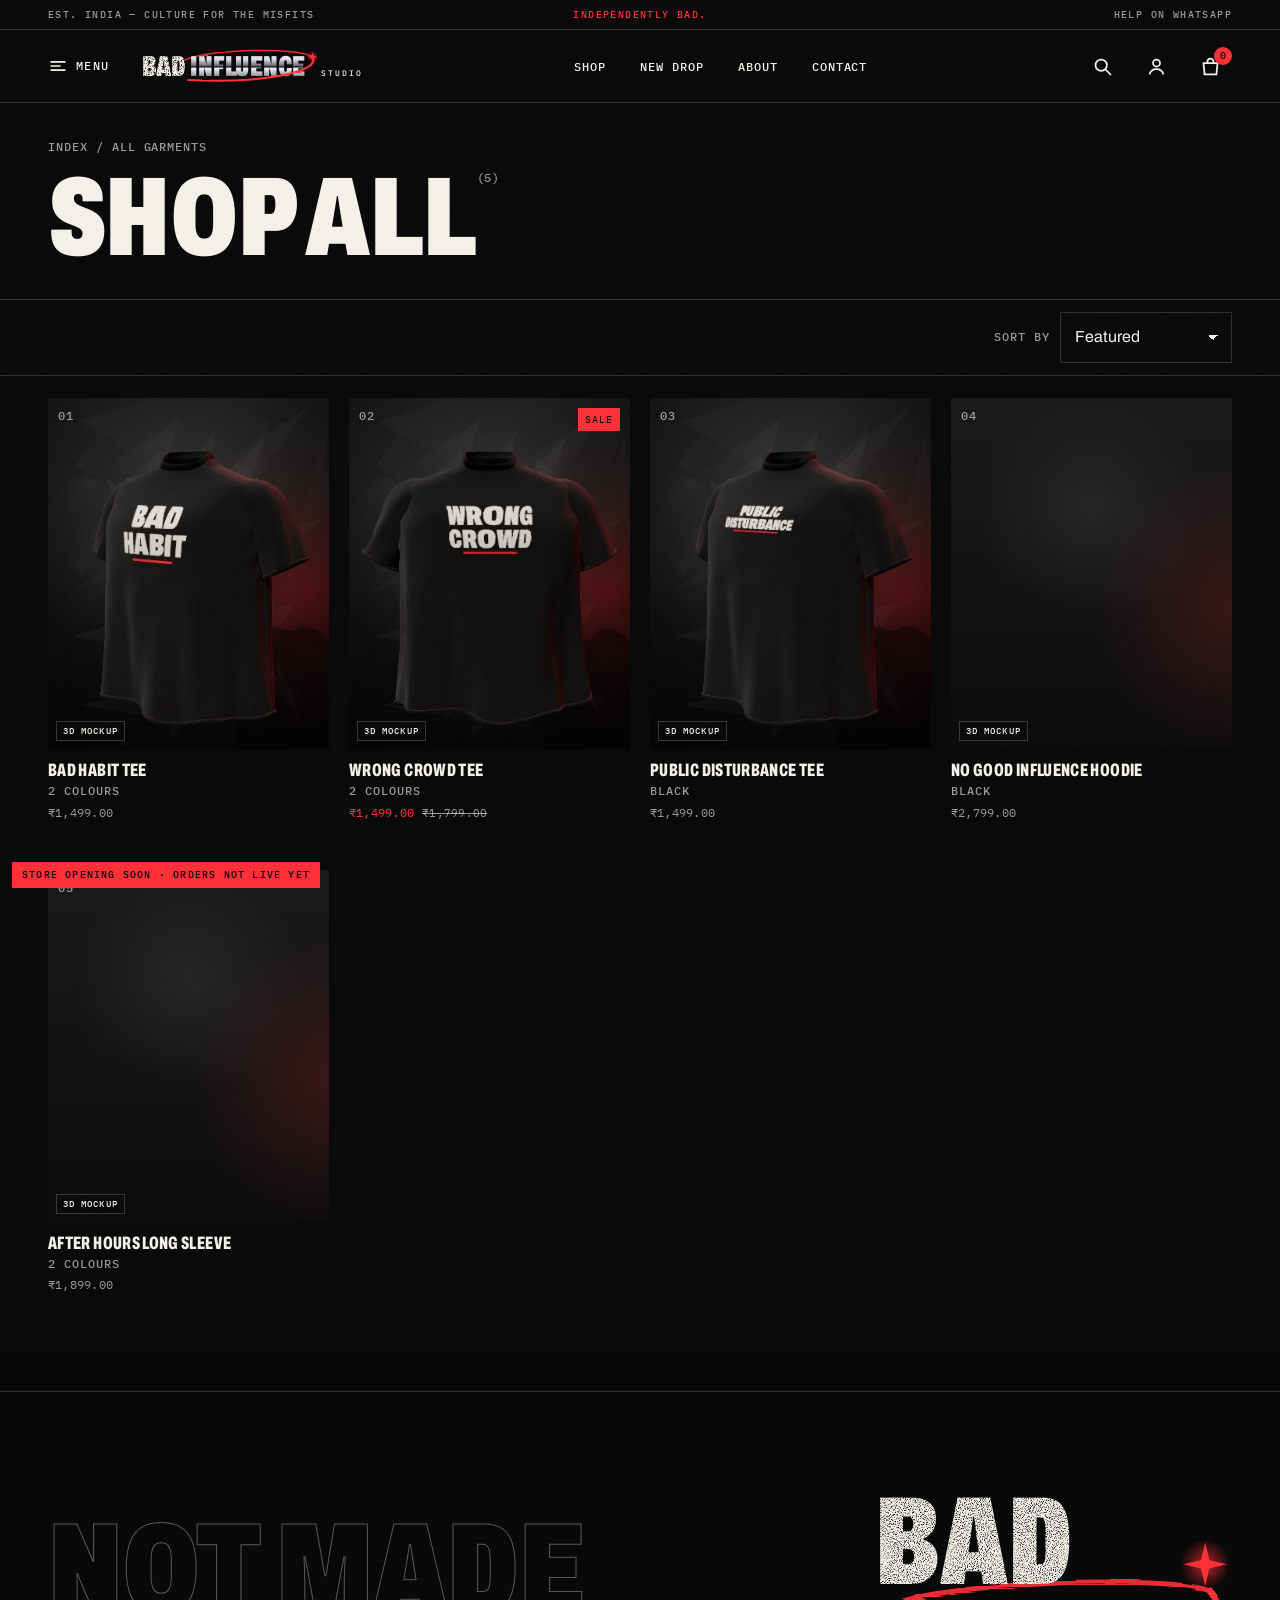
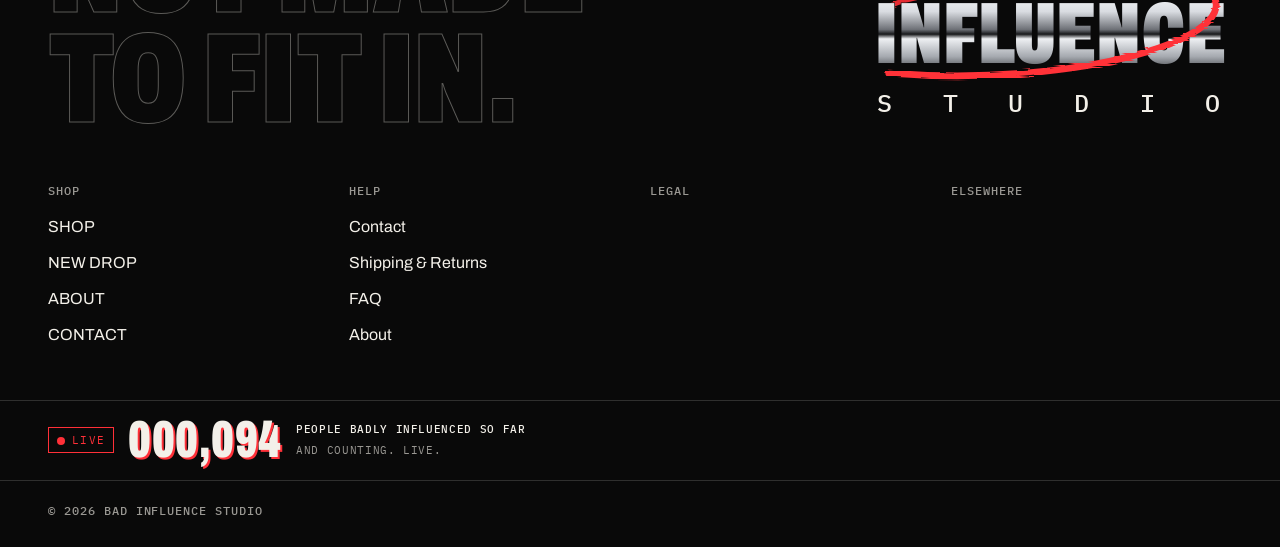
<file: shop.html>
<!doctype html>
<html class="no-js" lang="en">
  <head>
    <meta charset="utf-8">
    <meta http-equiv="X-UA-Compatible" content="IE=edge">
    <meta name="viewport" content="width=device-width,initial-scale=1,viewport-fit=cover">
    <meta name="theme-color" content="#090909">
    <link rel="canonical" href="https://www.badinfluencestudio.in/shop.html"><link rel="icon" type="image/svg+xml" href="./assets/favicon.svg"><link rel="preconnect" href="https://fonts.googleapis.com">
    <link rel="preconnect" href="https://fonts.gstatic.com" crossorigin>
    <link rel="stylesheet" href="https://fonts.googleapis.com/css2?family=Archivo:wdth,wght@62..125,300..900&family=IBM+Plex+Mono:wght@400;500&family=Mrs+Saint+Delafield&display=swap"><title>Shop All Oversized Tees &amp; Hoodies | Bad Influence Studio</title><meta name="description" content="Shop every Bad Influence Studio drop: oversized graphic tees, long sleeves and hoodies with loud, chatpata prints. Made in India for Gen Z."><meta property="og:site_name" content="Bad Influence Studio">
<meta property="og:url" content="https://www.badinfluencestudio.in/shop.html">
<meta property="og:title" content="Shop All Oversized Tees &amp; Hoodies | Bad Influence Studio">
<meta property="og:type" content="website">
<meta property="og:description" content="Shop every Bad Influence Studio drop: oversized graphic tees, long sleeves and hoodies with loud, chatpata prints. Made in India for Gen Z."><meta property="og:image" content="https://www.badinfluencestudio.in/assets/print-bad-habit-front-dark.png"><meta property="og:locale" content="en_IN"><meta name="twitter:card" content="summary_large_image">
<meta name="twitter:title" content="Shop All Oversized Tees &amp; Hoodies | Bad Influence Studio">
<meta name="twitter:description" content="Shop every Bad Influence Studio drop: oversized graphic tees, long sleeves and hoodies with loud, chatpata prints. Made in India for Gen Z."><meta name="twitter:image" content="https://www.badinfluencestudio.in/assets/print-bad-habit-front-dark.png">


    <link rel="stylesheet" href="./assets/theme.css">
    <style>
  :root {
    --ink: #090909;
    --paper: #F3F0E9;
    --concrete: #777777;
    --acid: #FF3038;
    --chrome: #C9CBCF;
    --ink-rgb: 9, 9, 9;
    --paper-rgb: 243, 240, 233;
    --acid-rgb: 255, 48, 56;
    --whatsapp-offset: 0px;
    --logo-w: 220px;
  }
</style>


    <script>
      document.documentElement.classList.replace('no-js', 'js');
      window.BIS = {
        routes: {
          root: "/",
          cart: "cart.html",
          cartAdd: "/cart/add",
          cartChange: "/cart/change",
          cartUpdate: "/cart/update",
          recommendations: "/recommendations/products"
        },
        moneyFormat: "₹{{amount}}",
        strings: {
          addToCart: "Add to cart",
          soldOut: "Sold out",
          unavailable: "Unavailable",
          adding: "Adding…",
          added: "Added",
          cartError: "Couldn't update your bag. Please try again."
        }
      };
    </script><script type="importmap">
      {
        "imports": {
          "three": "./assets/three.module.min.js",
          "three-bgu": "./assets/three-bgu.js",
          "three-gltf": "./assets/three-gltf-loader.js",
          "bis-3d": "./assets/bis-3d.js"
        }
      }
    </script>
    <script src="./assets/global.js" defer></script>
    <script type="module" src="./assets/bis-mockups.js"></script>

    
  <meta name="robots" content="index, follow, max-image-preview:large"><script src="assets/preview-shim.js"></script></head>

  <body class="template-collection scheme-ink">
    <a class="skip-link" href="#MainContent">Skip to content</a>
    <div class="grain" aria-hidden="true"></div>

    <div id="shopify-section-template--announcement" class="shopify-section section-announce"><div class="announce mono" data-announce data-interval="4000"><p class="announce__side announce__side--left">EST. INDIA — CULTURE FOR THE MISFITS</p><ul class="announce__list" role="list" aria-label="Store announcements">
      <li class="announce__item is-active" ><span>INDEPENDENTLY BAD.</span></li><li class="announce__item" ><a href="/collections/all">NEW DROP — OUT NOW</a></li>
    </ul><p class="announce__side announce__side--right">HELP ON WHATSAPP</p></div>
</div><div id="shopify-section-template--header" class="shopify-section section-header"><header class="header" data-header>
  <div class="header__inner">
    <button type="button" class="header__menu-btn mono" aria-controls="MenuDrawer" aria-expanded="false" data-menu-open>
      <svg class="icon" viewBox="0 0 24 24" aria-hidden="true" focusable="false"><path d="M3 7h18M3 12h12M3 17h18" stroke="currentColor" stroke-width="2"/></svg><span class="visually-hidden">Menu</span>
    </button>

    <a href="/" class="header__logo">
      <svg class="logo logo--svg logo--horizontal" viewBox="0 0 610 96" role="img" aria-label="BAD INFLUENCE STUDIO">
      <title>BAD INFLUENCE STUDIO</title>
      <defs>
      <linearGradient id="lgChrome-hdr" x1="0" y1="0" x2="0" y2="1">
        <stop offset="0" stop-color="#ffffff"/><stop offset=".26" stop-color="#d9dce1"/><stop offset=".45" stop-color="#6e7177"/>
        <stop offset=".5" stop-color="#17181a"/><stop offset=".55" stop-color="#eef0f3"/><stop offset=".74" stop-color="#a5a9af"/>
        <stop offset=".9" stop-color="#3b3d41"/><stop offset="1" stop-color="#dfe2e6"/>
      </linearGradient>
      <filter id="lgRough-hdr" x="-5%" y="-5%" width="110%" height="110%">
        <feTurbulence type="fractalNoise" baseFrequency=".85" numOctaves="2" seed="3" result="n"/>
        <feColorMatrix in="n" type="matrix" values="0 0 0 0 0  0 0 0 0 0  0 0 0 0 0  0 0 0 -3.2 2.55" result="m"/>
        <feComposite in="SourceGraphic" in2="m" operator="in"/>
      </filter>
      <filter id="lgBrush-hdr" x="-10%" y="-40%" width="120%" height="180%">
        <feTurbulence type="fractalNoise" baseFrequency=".015 .9" numOctaves="2" seed="8" result="t"/>
        <feDisplacementMap in="SourceGraphic" in2="t" scale="5"/>
      </filter>
      <radialGradient id="lgGlow-hdr"><stop offset="0" stop-color="#FF3038" stop-opacity=".7"/><stop offset="1" stop-color="#FF3038" stop-opacity="0"/></radialGradient>
    </defs>
      <path d="M120 30 C 200 -2, 440 -4, 472 22" fill="none" stroke="#FF3038" stroke-width="4.5" stroke-linecap="round" opacity=".9" filter="url(#lgBrush-hdr)"/>
      <text x="0" y="76" font-family="Archivo, 'Arial Narrow', sans-serif" font-weight="900" font-size="80" style="font-stretch:62%" textLength="122" lengthAdjust="spacingAndGlyphs" fill="#F3F0E9" filter="url(#lgRough-hdr)">BAD</text>
      <text x="134" y="76" font-family="Archivo, 'Arial Narrow', sans-serif" font-weight="900" font-size="80" style="font-stretch:62%" textLength="318" lengthAdjust="spacingAndGlyphs" fill="url(#lgChrome-hdr)" stroke="#0b0b0c" stroke-width="1.2" paint-order="stroke">INFLUENCE</text>
      <path d="M472 22 C 500 64, 330 96, 128 86" fill="none" stroke="#FF3038" stroke-width="6" stroke-linecap="round" filter="url(#lgBrush-hdr)"/>
      <circle cx="473" cy="22" r="17" fill="url(#lgGlow-hdr)"/>
      <path d="M473 8 L476 19 L487 22 L476 25 L473 36 L470 25 L459 22 L470 19 Z" fill="#FF3038"/>
      <text x="496" y="76" font-family="'IBM Plex Mono', ui-monospace, monospace" font-weight="500" font-size="21" textLength="112" lengthAdjust="spacing" fill="#F3F0E9">STUDIO</text>
    </svg>
    </a>

    <nav class="header__nav" aria-label="Primary">
      <ul role="list"><li><a href="/collections/all" class="header__link mono">SHOP</a></li><li><a href="/collections/new-drop" class="header__link mono">NEW DROP</a></li><li><a href="/pages/about" class="header__link mono">ABOUT</a></li><li><a href="/pages/contact" class="header__link mono">CONTACT</a></li></ul>
    </nav>

    <div class="header__actions">
      <button type="button" class="header__action mono" aria-controls="SearchDialog" data-search-open>
        <svg class="icon" viewBox="0 0 24 24" aria-hidden="true" focusable="false"><circle cx="10.5" cy="10.5" r="6.5" fill="none" stroke="currentColor" stroke-width="2"/><path d="M15.5 15.5 21 21" stroke="currentColor" stroke-width="2" stroke-linecap="square"/></svg><span class="visually-hidden">Search</span>
      </button><a href="/account" class="header__action mono header__action--account">
          <svg class="icon" viewBox="0 0 24 24" aria-hidden="true" focusable="false"><circle cx="12" cy="8" r="4" fill="none" stroke="currentColor" stroke-width="2"/><path d="M4 21c1.2-4 4.2-6 8-6s6.8 2 8 6" fill="none" stroke="currentColor" stroke-width="2"/></svg><span class="visually-hidden">Log in</span>
        </a><a href="cart.html" class="header__action header__bag mono" data-cart-open aria-controls="CartDrawer">
        <svg class="icon" viewBox="0 0 24 24" aria-hidden="true" focusable="false"><path d="M4 8h16l-1.2 13H5.2z" fill="none" stroke="currentColor" stroke-width="2" stroke-linejoin="miter"/><path d="M8.5 8V6.5a3.5 3.5 0 0 1 7 0V8" fill="none" stroke="currentColor" stroke-width="2"/></svg>
        <span class="header__bag-count" data-cart-count aria-hidden="true">0</span>
        <span class="visually-hidden" data-cart-count-label>Bag, 0 items</span>
      </a>
    </div>
  </div>
</header>

<dialog class="menu-drawer menu-drawer--spine scheme-ink" id="MenuDrawer" aria-label="Menu" data-menu-drawer>
  <div class="menu-drawer__top">
    <svg class="logo logo--svg logo--horizontal" viewBox="0 0 610 96" role="img" aria-label="BAD INFLUENCE STUDIO">
      <title>BAD INFLUENCE STUDIO</title>
      <defs>
      <linearGradient id="lgChrome-menu" x1="0" y1="0" x2="0" y2="1">
        <stop offset="0" stop-color="#ffffff"/><stop offset=".26" stop-color="#d9dce1"/><stop offset=".45" stop-color="#6e7177"/>
        <stop offset=".5" stop-color="#17181a"/><stop offset=".55" stop-color="#eef0f3"/><stop offset=".74" stop-color="#a5a9af"/>
        <stop offset=".9" stop-color="#3b3d41"/><stop offset="1" stop-color="#dfe2e6"/>
      </linearGradient>
      <filter id="lgRough-menu" x="-5%" y="-5%" width="110%" height="110%">
        <feTurbulence type="fractalNoise" baseFrequency=".85" numOctaves="2" seed="3" result="n"/>
        <feColorMatrix in="n" type="matrix" values="0 0 0 0 0  0 0 0 0 0  0 0 0 0 0  0 0 0 -3.2 2.55" result="m"/>
        <feComposite in="SourceGraphic" in2="m" operator="in"/>
      </filter>
      <filter id="lgBrush-menu" x="-10%" y="-40%" width="120%" height="180%">
        <feTurbulence type="fractalNoise" baseFrequency=".015 .9" numOctaves="2" seed="8" result="t"/>
        <feDisplacementMap in="SourceGraphic" in2="t" scale="5"/>
      </filter>
      <radialGradient id="lgGlow-menu"><stop offset="0" stop-color="#FF3038" stop-opacity=".7"/><stop offset="1" stop-color="#FF3038" stop-opacity="0"/></radialGradient>
    </defs>
      <path d="M120 30 C 200 -2, 440 -4, 472 22" fill="none" stroke="#FF3038" stroke-width="4.5" stroke-linecap="round" opacity=".9" filter="url(#lgBrush-menu)"/>
      <text x="0" y="76" font-family="Archivo, 'Arial Narrow', sans-serif" font-weight="900" font-size="80" style="font-stretch:62%" textLength="122" lengthAdjust="spacingAndGlyphs" fill="#F3F0E9" filter="url(#lgRough-menu)">BAD</text>
      <text x="134" y="76" font-family="Archivo, 'Arial Narrow', sans-serif" font-weight="900" font-size="80" style="font-stretch:62%" textLength="318" lengthAdjust="spacingAndGlyphs" fill="url(#lgChrome-menu)" stroke="#0b0b0c" stroke-width="1.2" paint-order="stroke">INFLUENCE</text>
      <path d="M472 22 C 500 64, 330 96, 128 86" fill="none" stroke="#FF3038" stroke-width="6" stroke-linecap="round" filter="url(#lgBrush-menu)"/>
      <circle cx="473" cy="22" r="17" fill="url(#lgGlow-menu)"/>
      <path d="M473 8 L476 19 L487 22 L476 25 L473 36 L470 25 L459 22 L470 19 Z" fill="#FF3038"/>
      <text x="496" y="76" font-family="'IBM Plex Mono', ui-monospace, monospace" font-weight="500" font-size="21" textLength="112" lengthAdjust="spacing" fill="#F3F0E9">STUDIO</text>
    </svg>
    <button type="button" class="icon-btn" data-dialog-close aria-label="Close menu"><svg class="icon" viewBox="0 0 24 24" aria-hidden="true" focusable="false"><path d="m5 5 14 14M19 5 5 19" stroke="currentColor" stroke-width="2"/></svg></button>
  </div>
  <nav aria-label="Mobile">
    <div class="spine" data-spine>
      <a href="/collections/all" class="spine__link" data-spine-at="1"><span class="spine__num">01</span>Shop all</a>
      <a href="/collections/new-drop" class="spine__link" data-spine-at="3"><span class="spine__num">02</span>New drop</a>
      <a href="/products/bad-habit-tee" class="spine__link" data-spine-at="5"><span class="spine__num">03</span>Tees</a>
      <a href="/products/after-hours-long-sleeve" class="spine__link" data-spine-at="7"><span class="spine__num">04</span>Long<br>sleeves</a>
      <a href="/products/no-good-influence-hoodie" class="spine__link" data-spine-at="9"><span class="spine__num">05</span>Hoodies</a>
      <a href="/pages/about" class="spine__link" data-spine-at="11"><span class="spine__num">06</span>About</a>
    </div>
  </nav>
  <div class="menu-drawer__foot mono"><a href="/account">Log in</a><span class="menu-drawer__tag">Not made to fit in.</span>
  </div>
</dialog>

<dialog class="search-dialog scheme-ink" id="SearchDialog" aria-label="Search" data-search-dialog>
  <form action="/search" method="get" role="search" class="search-dialog__form">
    <label for="SearchInput" class="mono">Search the studio</label>
    <div class="search-dialog__row">
      <input id="SearchInput" type="search" name="q" value="" placeholder="Tees, hoodies, bad ideas…" autocomplete="off">
      <input type="hidden" name="type" value="product">
      <button type="submit" class="btn btn--light">Search</button>
    </div>
  </form>
  <button type="button" class="icon-btn search-dialog__close" data-dialog-close aria-label="Close search"><svg class="icon" viewBox="0 0 24 24" aria-hidden="true" focusable="false"><path d="m5 5 14 14M19 5 5 19" stroke="currentColor" stroke-width="2"/></svg></button>
</dialog>


</div><div id="shopify-section-template--main" class="shopify-section section-shop"><section class="shop scheme-ink" data-collection>
  <div class="page-width">
    <header class="shop__head">
      <p class="mono shop__label">INDEX / ALL GARMENTS</p>
      <h1 class="shop__title display">SHOP ALL<sup class="shop__count mono">(5)</sup>
      </h1></header><form class="facets" action="/collections/all" method="get" data-facets>
        <details class="facets__panel" data-facets-panel>
          <summary class="facets__toggle mono">
            Filter</summary>
          <div class="facets__body"><div class="facet facet--sort">
              <label for="SortBy" class="facet__name mono">Sort by</label>
              <select id="SortBy" name="sort_by" class="select" data-facets-sort><option value="manual" selected>Featured</option><option value="created-descending">Newest</option><option value="price-ascending">Price, low to high</option><option value="price-descending">Price, high to low</option></select>
            </div>
            <div class="facets__actions">
              <button type="submit" class="btn btn--dark">Apply</button>
              <a href="/collections/all?sort_by=manual" class="link-arrow mono">Clear all</a>
            </div></div>
        </details>

        <div class="facets__active" aria-label="Active filters"></div>
      </form><ul class="shop__grid" role="list" data-product-grid><li class="shop__item" data-grid-item>
              <article class="card" data-product-card>
  <div class="card__visual">
    <a class="card__media" href="/products/bad-habit-tee" tabindex="-1" aria-hidden="true"><img class="mock3d card__img card__img--primary" data-mock3d="{&quot;type&quot;:&quot;Oversized Tee&quot;,&quot;title&quot;:&quot;BAD HABIT TEE&quot;,&quot;color&quot;:&quot;Black&quot;,&quot;print&quot;:&quot;BAD|HABIT&quot;,&quot;back&quot;:&quot;&quot;,&quot;view&quot;:&quot;front34&quot;,&quot;mannequin&quot;:&quot;none&quot;,&quot;seed&quot;:21,&quot;printFront&quot;:&quot;./assets/print-bad-habit-front-light.png&quot;,&quot;printBack&quot;:&quot;./assets/print-bad-habit-back-light.png&quot;,&quot;printFrontAlt&quot;:&quot;./assets/print-bad-habit-front-dark.png&quot;,&quot;printBackAlt&quot;:&quot;./assets/print-bad-habit-back-dark.png&quot;}" src="[data-uri]" alt="BAD HABIT TEE — 3D mockup, front34 view" width="800" height="1000" loading="eager"><span class="mock-tag mono" aria-hidden="true">3D mockup</span>
        <img class="mock3d card__img card__img--alt" data-mock3d="{&quot;type&quot;:&quot;Oversized Tee&quot;,&quot;title&quot;:&quot;BAD HABIT TEE&quot;,&quot;color&quot;:&quot;Black&quot;,&quot;print&quot;:&quot;BAD|HABIT&quot;,&quot;back&quot;:&quot;&quot;,&quot;view&quot;:&quot;back34&quot;,&quot;mannequin&quot;:&quot;none&quot;,&quot;seed&quot;:21,&quot;printFront&quot;:&quot;./assets/print-bad-habit-front-light.png&quot;,&quot;printBack&quot;:&quot;./assets/print-bad-habit-back-light.png&quot;,&quot;printFrontAlt&quot;:&quot;./assets/print-bad-habit-front-dark.png&quot;,&quot;printBackAlt&quot;:&quot;./assets/print-bad-habit-back-dark.png&quot;}" src="[data-uri]" alt="BAD HABIT TEE — 3D mockup, back34 view" width="800" height="1000" loading="eager"><span class="card__index mono" aria-hidden="true">01</span></a><button type="button" class="card__plus" aria-expanded="false" aria-controls="Quick-template--main-7000" data-quick-toggle>
        <svg class="icon" viewBox="0 0 24 24" aria-hidden="true" focusable="false"><path d="M12 5v14M5 12h14" stroke="currentColor" stroke-width="2"/></svg><span class="visually-hidden">Quick add BAD HABIT TEE</span>
      </button>
      <div class="card__quick" id="Quick-template--main-7000"><form action="/cart/add" method="post" class="quick-add quick-add--select" data-quick-add>
            <label class="visually-hidden" for="QuickAdd-template--main-7000">Choose option for BAD HABIT TEE</label>
            <select id="QuickAdd-template--main-7000" name="id" class="select select--sm"><option value="1001" selected>Black / XS</option><option value="1002">Black / S</option><option value="1003">Black / M</option><option value="1004">Black / L</option><option value="1005">Black / XL</option><option value="1006">Black / XXL</option><option value="1007">Off-White / XS</option><option value="1008">Off-White / S</option><option value="1009">Off-White / M</option><option value="1010">Off-White / L</option><option value="1011">Off-White / XL</option><option value="1012" disabled>Off-White / XXL — sold out</option></select>
            <input type="hidden" name="quantity" value="1">
            <button type="submit" class="btn btn--ghost btn--sm" aria-label="Add BAD HABIT TEE to bag"><svg class="icon" viewBox="0 0 24 24" aria-hidden="true" focusable="false"><path d="M12 5v14M5 12h14" stroke="currentColor" stroke-width="2"/></svg><span>Add</span></button>
          </form></div></div>

  <div class="card__info">
    <h3 class="card__title"><a href="/products/bad-habit-tee" class="card__link">BAD HABIT TEE</a></h3>
    <div class="card__meta mono"><span>2 colours</span></div>
    <div class="price" data-price>
  <span class="visually-hidden">Price</span>
  <span class="price__current" data-price-current>₹1,499.00</span><s class="price__compare" data-price-compare hidden></s></div>
  </div>
</article>

            </li><li class="shop__item" data-grid-item>
              <article class="card" data-product-card>
  <div class="card__visual">
    <a class="card__media" href="/products/wrong-crowd-tee" tabindex="-1" aria-hidden="true"><img class="mock3d card__img card__img--primary" data-mock3d="{&quot;type&quot;:&quot;Oversized Tee&quot;,&quot;title&quot;:&quot;WRONG CROWD TEE&quot;,&quot;color&quot;:&quot;Black&quot;,&quot;print&quot;:&quot;WRONG|CROWD&quot;,&quot;back&quot;:&quot;&quot;,&quot;view&quot;:&quot;front&quot;,&quot;mannequin&quot;:&quot;none&quot;,&quot;seed&quot;:22,&quot;printFront&quot;:&quot;./assets/print-wrong-crowd-front-light.png&quot;,&quot;printBack&quot;:&quot;./assets/print-wrong-crowd-back-light.png&quot;,&quot;printFrontAlt&quot;:&quot;./assets/print-wrong-crowd-front-dark.png&quot;,&quot;printBackAlt&quot;:&quot;./assets/print-wrong-crowd-back-dark.png&quot;}" src="[data-uri]" alt="WRONG CROWD TEE — 3D mockup, front view" width="800" height="1000" loading="eager"><span class="mock-tag mono" aria-hidden="true">3D mockup</span>
        <img class="mock3d card__img card__img--alt" data-mock3d="{&quot;type&quot;:&quot;Oversized Tee&quot;,&quot;title&quot;:&quot;WRONG CROWD TEE&quot;,&quot;color&quot;:&quot;Black&quot;,&quot;print&quot;:&quot;WRONG|CROWD&quot;,&quot;back&quot;:&quot;&quot;,&quot;view&quot;:&quot;back34&quot;,&quot;mannequin&quot;:&quot;none&quot;,&quot;seed&quot;:22,&quot;printFront&quot;:&quot;./assets/print-wrong-crowd-front-light.png&quot;,&quot;printBack&quot;:&quot;./assets/print-wrong-crowd-back-light.png&quot;,&quot;printFrontAlt&quot;:&quot;./assets/print-wrong-crowd-front-dark.png&quot;,&quot;printBackAlt&quot;:&quot;./assets/print-wrong-crowd-back-dark.png&quot;}" src="[data-uri]" alt="WRONG CROWD TEE — 3D mockup, back34 view" width="800" height="1000" loading="eager"><span class="card__index mono" aria-hidden="true">02</span><span class="badge badge--sale">Sale</span></a><button type="button" class="card__plus" aria-expanded="false" aria-controls="Quick-template--main-7001" data-quick-toggle>
        <svg class="icon" viewBox="0 0 24 24" aria-hidden="true" focusable="false"><path d="M12 5v14M5 12h14" stroke="currentColor" stroke-width="2"/></svg><span class="visually-hidden">Quick add WRONG CROWD TEE</span>
      </button>
      <div class="card__quick" id="Quick-template--main-7001"><form action="/cart/add" method="post" class="quick-add quick-add--select" data-quick-add>
            <label class="visually-hidden" for="QuickAdd-template--main-7001">Choose option for WRONG CROWD TEE</label>
            <select id="QuickAdd-template--main-7001" name="id" class="select select--sm"><option value="2001" selected>Black / XS</option><option value="2002">Black / S</option><option value="2003">Black / M</option><option value="2004">Black / L</option><option value="2005">Black / XL</option><option value="2006">Black / XXL</option><option value="2007">Off-White / XS</option><option value="2008">Off-White / S</option><option value="2009">Off-White / M</option><option value="2010">Off-White / L</option><option value="2011">Off-White / XL</option><option value="2012" disabled>Off-White / XXL — sold out</option></select>
            <input type="hidden" name="quantity" value="1">
            <button type="submit" class="btn btn--ghost btn--sm" aria-label="Add WRONG CROWD TEE to bag"><svg class="icon" viewBox="0 0 24 24" aria-hidden="true" focusable="false"><path d="M12 5v14M5 12h14" stroke="currentColor" stroke-width="2"/></svg><span>Add</span></button>
          </form></div></div>

  <div class="card__info">
    <h3 class="card__title"><a href="/products/wrong-crowd-tee" class="card__link">WRONG CROWD TEE</a></h3>
    <div class="card__meta mono"><span>2 colours</span></div>
    <div class="price price--sale" data-price>
  <span class="visually-hidden">Sale price</span>
  <span class="price__current" data-price-current>₹1,499.00</span><span class="visually-hidden">Regular price</span>
    <s class="price__compare" data-price-compare>₹1,799.00</s></div>
  </div>
</article>

            </li><li class="shop__item" data-grid-item>
              <article class="card" data-product-card>
  <div class="card__visual">
    <a class="card__media" href="/products/public-disturbance-tee" tabindex="-1" aria-hidden="true"><img class="mock3d card__img card__img--primary" data-mock3d="{&quot;type&quot;:&quot;Oversized Tee&quot;,&quot;title&quot;:&quot;PUBLIC DISTURBANCE TEE&quot;,&quot;color&quot;:&quot;Black&quot;,&quot;print&quot;:&quot;PUBLIC|DISTURBANCE&quot;,&quot;back&quot;:&quot;&quot;,&quot;view&quot;:&quot;front34&quot;,&quot;mannequin&quot;:&quot;none&quot;,&quot;seed&quot;:23,&quot;printFront&quot;:&quot;./assets/print-public-disturbance-front-light.png&quot;,&quot;printBack&quot;:&quot;./assets/print-public-disturbance-back-light.png&quot;,&quot;printFrontAlt&quot;:&quot;./assets/print-public-disturbance-front-dark.png&quot;,&quot;printBackAlt&quot;:&quot;./assets/print-public-disturbance-back-dark.png&quot;}" src="[data-uri]" alt="PUBLIC DISTURBANCE TEE — 3D mockup, front34 view" width="800" height="1000" loading="lazy"><span class="mock-tag mono" aria-hidden="true">3D mockup</span>
        <img class="mock3d card__img card__img--alt" data-mock3d="{&quot;type&quot;:&quot;Oversized Tee&quot;,&quot;title&quot;:&quot;PUBLIC DISTURBANCE TEE&quot;,&quot;color&quot;:&quot;Black&quot;,&quot;print&quot;:&quot;PUBLIC|DISTURBANCE&quot;,&quot;back&quot;:&quot;&quot;,&quot;view&quot;:&quot;back34&quot;,&quot;mannequin&quot;:&quot;none&quot;,&quot;seed&quot;:23,&quot;printFront&quot;:&quot;./assets/print-public-disturbance-front-light.png&quot;,&quot;printBack&quot;:&quot;./assets/print-public-disturbance-back-light.png&quot;,&quot;printFrontAlt&quot;:&quot;./assets/print-public-disturbance-front-dark.png&quot;,&quot;printBackAlt&quot;:&quot;./assets/print-public-disturbance-back-dark.png&quot;}" src="[data-uri]" alt="PUBLIC DISTURBANCE TEE — 3D mockup, back34 view" width="800" height="1000" loading="lazy"><span class="card__index mono" aria-hidden="true">03</span></a><button type="button" class="card__plus" aria-expanded="false" aria-controls="Quick-template--main-7002" data-quick-toggle>
        <svg class="icon" viewBox="0 0 24 24" aria-hidden="true" focusable="false"><path d="M12 5v14M5 12h14" stroke="currentColor" stroke-width="2"/></svg><span class="visually-hidden">Quick add PUBLIC DISTURBANCE TEE</span>
      </button>
      <div class="card__quick" id="Quick-template--main-7002"><form action="/cart/add" method="post" class="quick-add quick-add--select" data-quick-add>
            <label class="visually-hidden" for="QuickAdd-template--main-7002">Choose option for PUBLIC DISTURBANCE TEE</label>
            <select id="QuickAdd-template--main-7002" name="id" class="select select--sm"><option value="3001" selected>Black / XS</option><option value="3002">Black / S</option><option value="3003">Black / M</option><option value="3004">Black / L</option><option value="3005">Black / XL</option><option value="3006">Black / XXL</option></select>
            <input type="hidden" name="quantity" value="1">
            <button type="submit" class="btn btn--ghost btn--sm" aria-label="Add PUBLIC DISTURBANCE TEE to bag"><svg class="icon" viewBox="0 0 24 24" aria-hidden="true" focusable="false"><path d="M12 5v14M5 12h14" stroke="currentColor" stroke-width="2"/></svg><span>Add</span></button>
          </form></div></div>

  <div class="card__info">
    <h3 class="card__title"><a href="/products/public-disturbance-tee" class="card__link">PUBLIC DISTURBANCE TEE</a></h3>
    <div class="card__meta mono"><span>Black</span></div>
    <div class="price" data-price>
  <span class="visually-hidden">Price</span>
  <span class="price__current" data-price-current>₹1,499.00</span><s class="price__compare" data-price-compare hidden></s></div>
  </div>
</article>

            </li><li class="shop__item" data-grid-item>
              <article class="card" data-product-card>
  <div class="card__visual">
    <a class="card__media" href="/products/no-good-influence-hoodie" tabindex="-1" aria-hidden="true"><img class="mock3d card__img card__img--primary" data-mock3d="{&quot;type&quot;:&quot;Hoodie&quot;,&quot;title&quot;:&quot;NO GOOD INFLUENCE HOODIE&quot;,&quot;color&quot;:&quot;Black&quot;,&quot;print&quot;:&quot;NO GOOD|INFLUENCE&quot;,&quot;back&quot;:&quot;&quot;,&quot;view&quot;:&quot;front&quot;,&quot;mannequin&quot;:&quot;none&quot;,&quot;seed&quot;:24,&quot;printFront&quot;:&quot;./assets/print-no-good-influence-front-light.png&quot;,&quot;printBack&quot;:&quot;./assets/print-no-good-influence-back-light.png&quot;,&quot;printFrontAlt&quot;:&quot;./assets/print-no-good-influence-front-dark.png&quot;,&quot;printBackAlt&quot;:&quot;./assets/print-no-good-influence-back-dark.png&quot;}" src="[data-uri]" alt="NO GOOD INFLUENCE HOODIE — 3D mockup, front view" width="800" height="1000" loading="lazy"><span class="mock-tag mono" aria-hidden="true">3D mockup</span>
        <img class="mock3d card__img card__img--alt" data-mock3d="{&quot;type&quot;:&quot;Hoodie&quot;,&quot;title&quot;:&quot;NO GOOD INFLUENCE HOODIE&quot;,&quot;color&quot;:&quot;Black&quot;,&quot;print&quot;:&quot;NO GOOD|INFLUENCE&quot;,&quot;back&quot;:&quot;&quot;,&quot;view&quot;:&quot;back34&quot;,&quot;mannequin&quot;:&quot;none&quot;,&quot;seed&quot;:24,&quot;printFront&quot;:&quot;./assets/print-no-good-influence-front-light.png&quot;,&quot;printBack&quot;:&quot;./assets/print-no-good-influence-back-light.png&quot;,&quot;printFrontAlt&quot;:&quot;./assets/print-no-good-influence-front-dark.png&quot;,&quot;printBackAlt&quot;:&quot;./assets/print-no-good-influence-back-dark.png&quot;}" src="[data-uri]" alt="NO GOOD INFLUENCE HOODIE — 3D mockup, back34 view" width="800" height="1000" loading="lazy"><span class="card__index mono" aria-hidden="true">04</span></a><button type="button" class="card__plus" aria-expanded="false" aria-controls="Quick-template--main-7003" data-quick-toggle>
        <svg class="icon" viewBox="0 0 24 24" aria-hidden="true" focusable="false"><path d="M12 5v14M5 12h14" stroke="currentColor" stroke-width="2"/></svg><span class="visually-hidden">Quick add NO GOOD INFLUENCE HOODIE</span>
      </button>
      <div class="card__quick" id="Quick-template--main-7003"><form action="/cart/add" method="post" class="quick-add quick-add--select" data-quick-add>
            <label class="visually-hidden" for="QuickAdd-template--main-7003">Choose option for NO GOOD INFLUENCE HOODIE</label>
            <select id="QuickAdd-template--main-7003" name="id" class="select select--sm"><option value="4001" selected>Black / XS</option><option value="4002">Black / S</option><option value="4003">Black / M</option><option value="4004">Black / L</option><option value="4005">Black / XL</option><option value="4006">Black / XXL</option></select>
            <input type="hidden" name="quantity" value="1">
            <button type="submit" class="btn btn--ghost btn--sm" aria-label="Add NO GOOD INFLUENCE HOODIE to bag"><svg class="icon" viewBox="0 0 24 24" aria-hidden="true" focusable="false"><path d="M12 5v14M5 12h14" stroke="currentColor" stroke-width="2"/></svg><span>Add</span></button>
          </form></div></div>

  <div class="card__info">
    <h3 class="card__title"><a href="/products/no-good-influence-hoodie" class="card__link">NO GOOD INFLUENCE HOODIE</a></h3>
    <div class="card__meta mono"><span>Black</span></div>
    <div class="price" data-price>
  <span class="visually-hidden">Price</span>
  <span class="price__current" data-price-current>₹2,799.00</span><s class="price__compare" data-price-compare hidden></s></div>
  </div>
</article>

            </li><li class="shop__item" data-grid-item>
              <article class="card" data-product-card>
  <div class="card__visual">
    <a class="card__media" href="/products/after-hours-long-sleeve" tabindex="-1" aria-hidden="true"><img class="mock3d card__img card__img--primary" data-mock3d="{&quot;type&quot;:&quot;Long Sleeve&quot;,&quot;title&quot;:&quot;AFTER HOURS LONG SLEEVE&quot;,&quot;color&quot;:&quot;Black&quot;,&quot;print&quot;:&quot;AFTER|HOURS&quot;,&quot;back&quot;:&quot;&quot;,&quot;view&quot;:&quot;front34&quot;,&quot;mannequin&quot;:&quot;none&quot;,&quot;seed&quot;:25,&quot;printFront&quot;:&quot;./assets/print-after-hours-front-light.png&quot;,&quot;printBack&quot;:&quot;./assets/print-after-hours-back-light.png&quot;,&quot;printFrontAlt&quot;:&quot;./assets/print-after-hours-front-dark.png&quot;,&quot;printBackAlt&quot;:&quot;./assets/print-after-hours-back-dark.png&quot;}" src="[data-uri]" alt="AFTER HOURS LONG SLEEVE — 3D mockup, front34 view" width="800" height="1000" loading="lazy"><span class="mock-tag mono" aria-hidden="true">3D mockup</span>
        <img class="mock3d card__img card__img--alt" data-mock3d="{&quot;type&quot;:&quot;Long Sleeve&quot;,&quot;title&quot;:&quot;AFTER HOURS LONG SLEEVE&quot;,&quot;color&quot;:&quot;Black&quot;,&quot;print&quot;:&quot;AFTER|HOURS&quot;,&quot;back&quot;:&quot;&quot;,&quot;view&quot;:&quot;back34&quot;,&quot;mannequin&quot;:&quot;none&quot;,&quot;seed&quot;:25,&quot;printFront&quot;:&quot;./assets/print-after-hours-front-light.png&quot;,&quot;printBack&quot;:&quot;./assets/print-after-hours-back-light.png&quot;,&quot;printFrontAlt&quot;:&quot;./assets/print-after-hours-front-dark.png&quot;,&quot;printBackAlt&quot;:&quot;./assets/print-after-hours-back-dark.png&quot;}" src="[data-uri]" alt="AFTER HOURS LONG SLEEVE — 3D mockup, back34 view" width="800" height="1000" loading="lazy"><span class="card__index mono" aria-hidden="true">05</span></a><button type="button" class="card__plus" aria-expanded="false" aria-controls="Quick-template--main-7004" data-quick-toggle>
        <svg class="icon" viewBox="0 0 24 24" aria-hidden="true" focusable="false"><path d="M12 5v14M5 12h14" stroke="currentColor" stroke-width="2"/></svg><span class="visually-hidden">Quick add AFTER HOURS LONG SLEEVE</span>
      </button>
      <div class="card__quick" id="Quick-template--main-7004"><form action="/cart/add" method="post" class="quick-add quick-add--select" data-quick-add>
            <label class="visually-hidden" for="QuickAdd-template--main-7004">Choose option for AFTER HOURS LONG SLEEVE</label>
            <select id="QuickAdd-template--main-7004" name="id" class="select select--sm"><option value="5001" selected>Black / XS</option><option value="5002">Black / S</option><option value="5003">Black / M</option><option value="5004">Black / L</option><option value="5005">Black / XL</option><option value="5006">Black / XXL</option><option value="5007">Off-White / XS</option><option value="5008">Off-White / S</option><option value="5009">Off-White / M</option><option value="5010">Off-White / L</option><option value="5011">Off-White / XL</option><option value="5012" disabled>Off-White / XXL — sold out</option></select>
            <input type="hidden" name="quantity" value="1">
            <button type="submit" class="btn btn--ghost btn--sm" aria-label="Add AFTER HOURS LONG SLEEVE to bag"><svg class="icon" viewBox="0 0 24 24" aria-hidden="true" focusable="false"><path d="M12 5v14M5 12h14" stroke="currentColor" stroke-width="2"/></svg><span>Add</span></button>
          </form></div></div>

  <div class="card__info">
    <h3 class="card__title"><a href="/products/after-hours-long-sleeve" class="card__link">AFTER HOURS LONG SLEEVE</a></h3>
    <div class="card__meta mono"><span>2 colours</span></div>
    <div class="price" data-price>
  <span class="visually-hidden">Price</span>
  <span class="price__current" data-price-current>₹1,899.00</span><s class="price__compare" data-price-compare hidden></s></div>
  </div>
</article>

            </li></ul></div>
</section>


</div>
    </main>

    <div id="shopify-section-template--footer" class="shopify-section section-footer"><footer class="footer scheme-ink">
  <div class="footer__signoff">
    <p class="footer__big display" aria-hidden="true">Not made to fit in.</p>
    <div class="footer__mark"><svg class="logo logo--svg logo--stacked" viewBox="0 0 430 300" role="img" aria-label="BAD INFLUENCE STUDIO">
      <title>BAD INFLUENCE STUDIO</title>
      <defs>
      <linearGradient id="lgChrome-ftr" x1="0" y1="0" x2="0" y2="1">
        <stop offset="0" stop-color="#ffffff"/><stop offset=".26" stop-color="#d9dce1"/><stop offset=".45" stop-color="#6e7177"/>
        <stop offset=".5" stop-color="#17181a"/><stop offset=".55" stop-color="#eef0f3"/><stop offset=".74" stop-color="#a5a9af"/>
        <stop offset=".9" stop-color="#3b3d41"/><stop offset="1" stop-color="#dfe2e6"/>
      </linearGradient>
      <filter id="lgRough-ftr" x="-5%" y="-5%" width="110%" height="110%">
        <feTurbulence type="fractalNoise" baseFrequency=".85" numOctaves="2" seed="3" result="n"/>
        <feColorMatrix in="n" type="matrix" values="0 0 0 0 0  0 0 0 0 0  0 0 0 0 0  0 0 0 -3.2 2.55" result="m"/>
        <feComposite in="SourceGraphic" in2="m" operator="in"/>
      </filter>
      <filter id="lgBrush-ftr" x="-10%" y="-40%" width="120%" height="180%">
        <feTurbulence type="fractalNoise" baseFrequency=".015 .9" numOctaves="2" seed="8" result="t"/>
        <feDisplacementMap in="SourceGraphic" in2="t" scale="5"/>
      </filter>
      <radialGradient id="lgGlow-ftr"><stop offset="0" stop-color="#FF3038" stop-opacity=".7"/><stop offset="1" stop-color="#FF3038" stop-opacity="0"/></radialGradient>
    </defs>
      <path d="M14 150 C 60 116, 360 108, 404 128" fill="none" stroke="#FF3038" stroke-width="6" stroke-linecap="round" opacity=".9" filter="url(#lgBrush-ftr)"/>
      <text x="4" y="120" font-family="Archivo, 'Arial Narrow', sans-serif" font-weight="900" font-size="150" style="font-stretch:62%" textLength="236" lengthAdjust="spacingAndGlyphs" fill="#F3F0E9" filter="url(#lgRough-ftr)">BAD</text>
      <text x="4" y="214" font-family="Archivo, 'Arial Narrow', sans-serif" font-weight="900" font-size="104" style="font-stretch:62%" textLength="418" lengthAdjust="spacingAndGlyphs" fill="url(#lgChrome-ftr)" stroke="#0b0b0c" stroke-width="1.6" paint-order="stroke">INFLUENCE</text>
      <path d="M404 128 C 452 182, 250 244, 20 226" fill="none" stroke="#FF3038" stroke-width="8" stroke-linecap="round" filter="url(#lgBrush-ftr)"/>
      <circle cx="398" cy="96" r="30" fill="url(#lgGlow-ftr)"/>
      <path d="M398 70 L403 91 L424 96 L403 101 L398 122 L393 101 L372 96 L393 91 Z" fill="#FF3038"/>
      <text x="6" y="272" font-family="'IBM Plex Mono', ui-monospace, monospace" font-weight="500" font-size="30" textLength="410" lengthAdjust="spacing" fill="#F3F0E9">STUDIO</text>
    </svg></div>
  </div>

  <div class="footer__grid">
    <nav class="footer__col" aria-label="Footer shop">
      <h2 class="footer__h mono">Shop</h2>
      <ul role="list"><li><a href="/collections/all">SHOP</a></li><li><a href="/collections/new-drop">NEW DROP</a></li><li><a href="/pages/about">ABOUT</a></li><li><a href="/pages/contact">CONTACT</a></li></ul>
    </nav>

    <nav class="footer__col" aria-label="Footer help">
      <h2 class="footer__h mono">Help</h2>
      <ul role="list"><li><a href="/pages/contact">Contact</a></li><li><a href="/pages/shipping-returns">Shipping &amp; Returns</a></li><li><a href="/pages/faq">FAQ</a></li><li><a href="/pages/about">About</a></li></ul>
    </nav>

    <nav class="footer__col" aria-label="Policies">
      <h2 class="footer__h mono">Legal</h2>
      <ul role="list"></ul>
    </nav>

    <div class="footer__col">
      <h2 class="footer__h mono">Elsewhere</h2>
      <ul role="list"></ul></div>
  </div>

  <div class="viewcount" data-viewcount hidden aria-live="polite">
    <span class="viewcount__live"><i aria-hidden="true"></i>Live</span>
    <span class="viewcount__num" data-viewcount-num>000,000</span>
    <span class="viewcount__text"><b>people badly influenced so far</b><span data-viewcount-you>and counting. live.</span></span>
  </div>
  <div class="footer__bottom mono">
    <span>© 2026 BAD INFLUENCE STUDIO</span><ul class="footer__pay" role="list" aria-label="Accepted payment methods"><li></li><li></li><li></li><li></li></ul><span></span>
  </div>
</footer>


</div><div id="shopify-section-template--cart-drawer" class="shopify-section "><dialog class="drawer scheme-ink" id="CartDrawer" aria-labelledby="CartDrawerTitle" data-cart-drawer>
  <div class="drawer__inner" data-cart-drawer-inner>
    <div class="drawer__head">
      <h2 id="CartDrawerTitle" class="drawer__title display">Your cart <sup class="mono">(0)</sup></h2>
      <button type="button" class="icon-btn" data-dialog-close aria-label="Close cart"><svg class="icon" viewBox="0 0 24 24" aria-hidden="true" focusable="false"><path d="m5 5 14 14M19 5 5 19" stroke="currentColor" stroke-width="2"/></svg></button>
    </div><div class="drawer__error mono" role="alert" data-cart-error hidden></div><div class="drawer__empty">
        <p class="display">Nothing here.<br>Yet.</p>
        <a href="shop.html" class="btn btn--dark">Shop the drop <svg class="icon icon--arrow" viewBox="0 0 24 24" aria-hidden="true" focusable="false"><path d="M4 12h15M13 6l6 6-6 6" fill="none" stroke="currentColor" stroke-width="2"/></svg></a>
      </div></div>
</dialog>


</div>

    <div class="toast" role="status" aria-live="polite" hidden></div>
  <script src="./assets/view-counter.js" defer></script>
<script src="./assets/spine-menu.js" defer></script>
</body>
</html>
</file>
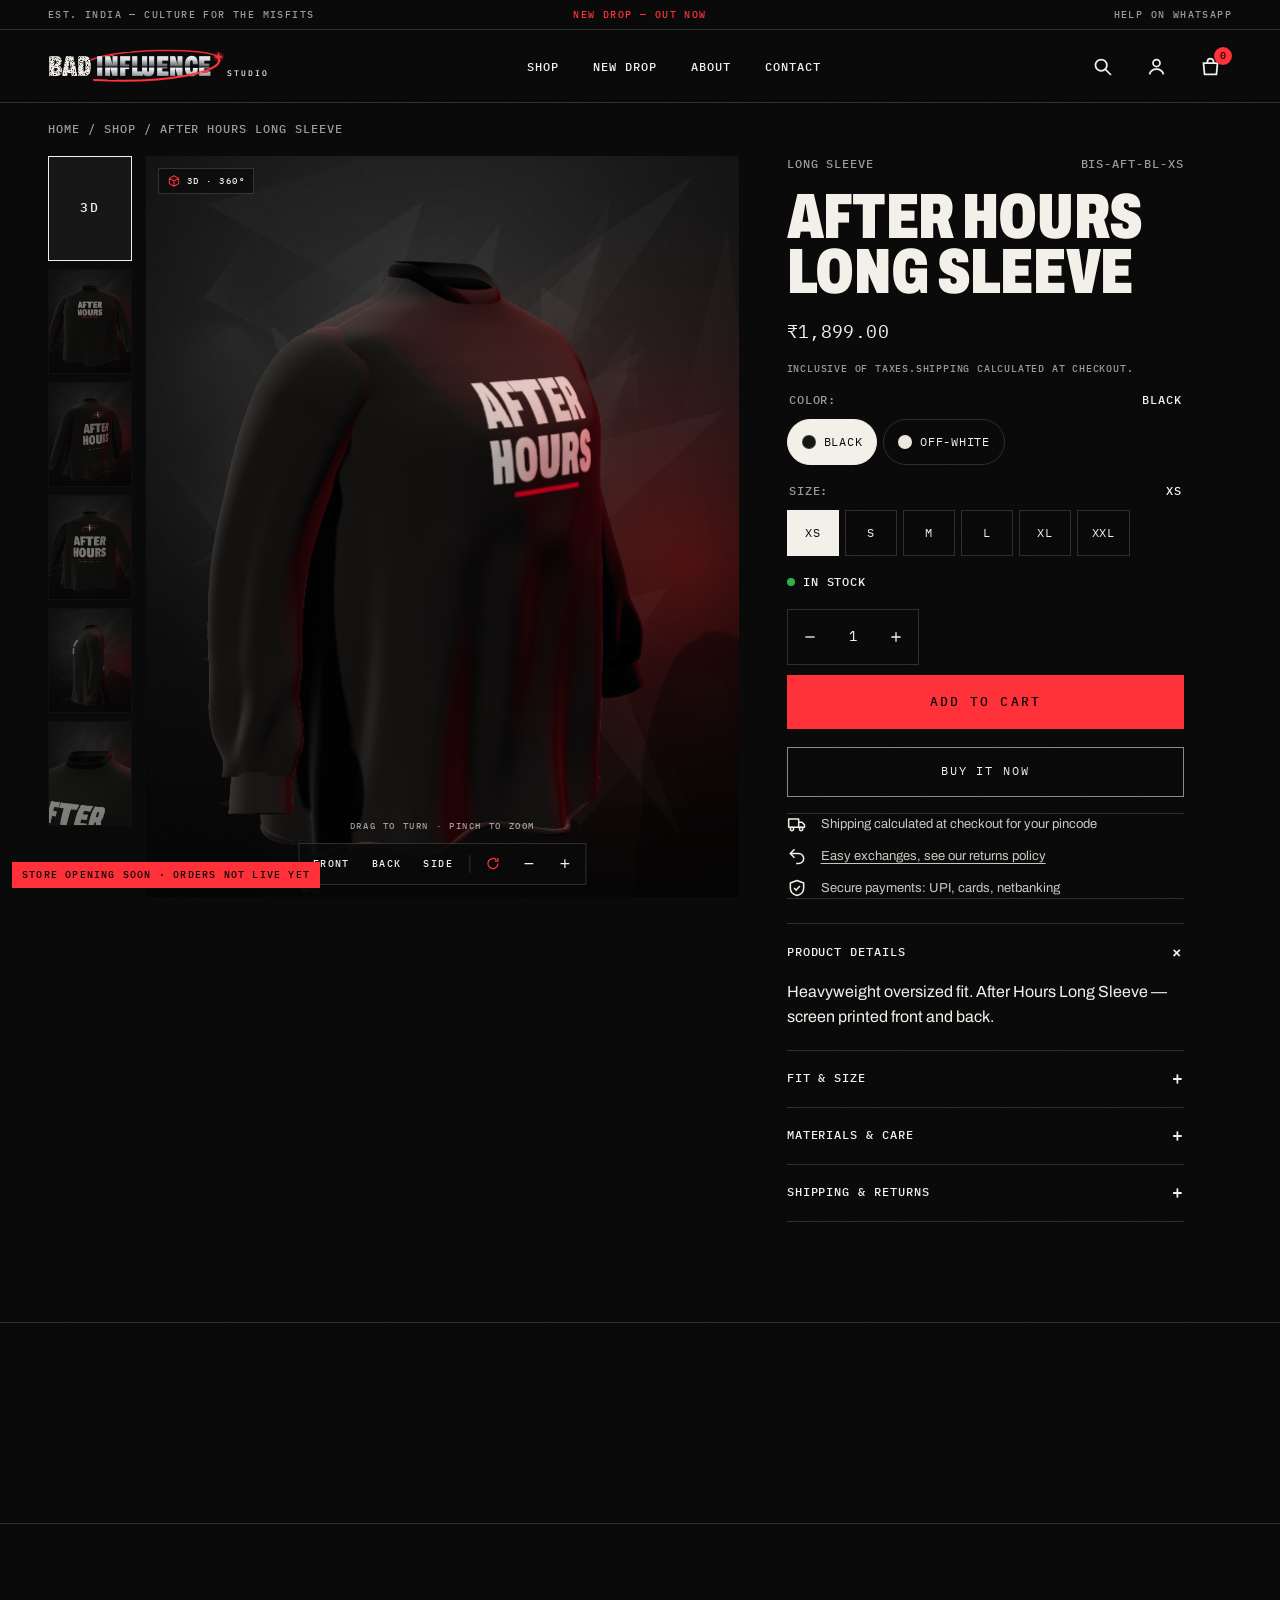
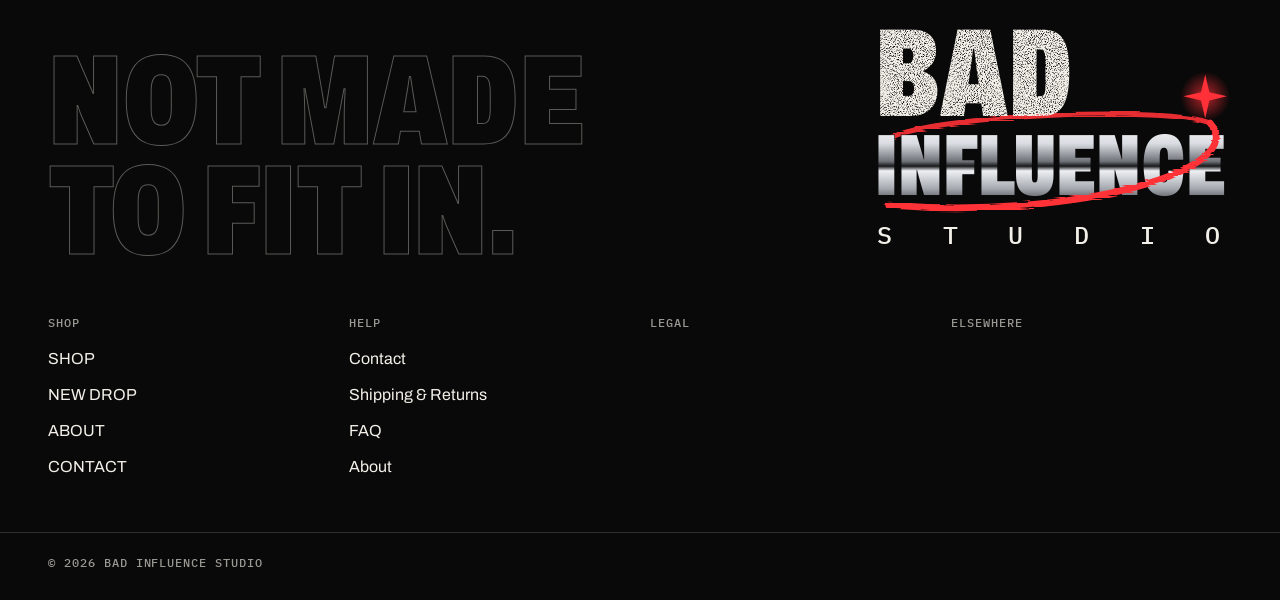
<file: bad-influence-studio-vercel/product-after-hours-long-sleeve.html>
<!doctype html>
<html class="no-js" lang="en">
  <head>
    <meta charset="utf-8">
    <meta http-equiv="X-UA-Compatible" content="IE=edge">
    <meta name="viewport" content="width=device-width,initial-scale=1,viewport-fit=cover">
    <meta name="theme-color" content="#090909">
    <link rel="canonical" href="/"><link rel="icon" type="image/svg+xml" href="./assets/favicon.svg"><link rel="preconnect" href="https://fonts.googleapis.com">
    <link rel="preconnect" href="https://fonts.gstatic.com" crossorigin>
    <link rel="stylesheet" href="https://fonts.googleapis.com/css2?family=Archivo:wdth,wght@62..125,300..900&family=IBM+Plex+Mono:wght@400;500&family=Mrs+Saint+Delafield&display=swap"><title>AFTER HOURS LONG SLEEVE — BAD INFLUENCE STUDIO</title><meta name="description" content=""><meta property="og:site_name" content="BAD INFLUENCE STUDIO">
<meta property="og:url" content="/">
<meta property="og:title" content="AFTER HOURS LONG SLEEVE">
<meta property="og:type" content="product">
<meta property="og:description" content="BAD INFLUENCE STUDIO"><meta property="og:price:amount" content="1,899.00">
  <meta property="og:price:currency" content="INR"><meta name="twitter:card" content="summary_large_image">
<meta name="twitter:title" content="AFTER HOURS LONG SLEEVE">
<meta name="twitter:description" content="BAD INFLUENCE STUDIO">


    <link rel="stylesheet" href="./assets/theme.css">
    <style>
  :root {
    --ink: #090909;
    --paper: #F3F0E9;
    --concrete: #777777;
    --acid: #FF3038;
    --chrome: #C9CBCF;
    --ink-rgb: 9, 9, 9;
    --paper-rgb: 243, 240, 233;
    --acid-rgb: 255, 48, 56;
    --whatsapp-offset: 0px;
    --logo-w: 220px;
  }
</style>


    <script>
      document.documentElement.classList.replace('no-js', 'js');
      window.BIS = {
        routes: {
          root: "/",
          cart: "cart.html",
          cartAdd: "/cart/add",
          cartChange: "/cart/change",
          cartUpdate: "/cart/update",
          recommendations: "/recommendations/products"
        },
        moneyFormat: "₹{{amount}}",
        strings: {
          addToCart: "Add to cart",
          soldOut: "Sold out",
          unavailable: "Unavailable",
          adding: "Adding…",
          added: "Added",
          cartError: "Couldn't update your bag. Please try again."
        }
      };
    </script><script type="importmap">
      {
        "imports": {
          "three": "./assets/three.module.min.js",
          "three-bgu": "./assets/three-bgu.js",
          "three-gltf": "./assets/three-gltf-loader.js",
          "bis-3d": "./assets/bis-3d.js"
        }
      }
    </script>
    <script src="./assets/global.js" defer></script>
    <script type="module" src="./assets/bis-mockups.js"></script>

    
  <meta name="robots" content="noindex"><script src="assets/preview-shim.js"></script></head>

  <body class="template-product scheme-ink">
    <a class="skip-link" href="#MainContent">Skip to content</a>
    <div class="grain" aria-hidden="true"></div>

    <div id="shopify-section-template--announcement" class="shopify-section section-announce"><div class="announce mono" data-announce data-interval="4000"><p class="announce__side announce__side--left">EST. INDIA — CULTURE FOR THE MISFITS</p><ul class="announce__list" role="list" aria-label="Store announcements">
      <li class="announce__item is-active" ><span>INDEPENDENTLY BAD.</span></li><li class="announce__item" ><a href="/collections/all">NEW DROP — OUT NOW</a></li>
    </ul><p class="announce__side announce__side--right">HELP ON WHATSAPP</p></div>
</div><div id="shopify-section-template--header" class="shopify-section section-header"><header class="header" data-header>
  <div class="header__inner">
    <button type="button" class="header__menu-btn mono" aria-controls="MenuDrawer" aria-expanded="false" data-menu-open>
      <svg class="icon" viewBox="0 0 24 24" aria-hidden="true" focusable="false"><path d="M3 7h18M3 12h12M3 17h18" stroke="currentColor" stroke-width="2"/></svg><span class="visually-hidden">Menu</span>
    </button>

    <a href="/" class="header__logo">
      <svg class="logo logo--svg logo--horizontal" viewBox="0 0 610 96" role="img" aria-label="BAD INFLUENCE STUDIO">
      <title>BAD INFLUENCE STUDIO</title>
      <defs>
      <linearGradient id="lgChrome-hdr" x1="0" y1="0" x2="0" y2="1">
        <stop offset="0" stop-color="#ffffff"/><stop offset=".26" stop-color="#d9dce1"/><stop offset=".45" stop-color="#6e7177"/>
        <stop offset=".5" stop-color="#17181a"/><stop offset=".55" stop-color="#eef0f3"/><stop offset=".74" stop-color="#a5a9af"/>
        <stop offset=".9" stop-color="#3b3d41"/><stop offset="1" stop-color="#dfe2e6"/>
      </linearGradient>
      <filter id="lgRough-hdr" x="-5%" y="-5%" width="110%" height="110%">
        <feTurbulence type="fractalNoise" baseFrequency=".85" numOctaves="2" seed="3" result="n"/>
        <feColorMatrix in="n" type="matrix" values="0 0 0 0 0  0 0 0 0 0  0 0 0 0 0  0 0 0 -3.2 2.55" result="m"/>
        <feComposite in="SourceGraphic" in2="m" operator="in"/>
      </filter>
      <filter id="lgBrush-hdr" x="-10%" y="-40%" width="120%" height="180%">
        <feTurbulence type="fractalNoise" baseFrequency=".015 .9" numOctaves="2" seed="8" result="t"/>
        <feDisplacementMap in="SourceGraphic" in2="t" scale="5"/>
      </filter>
      <radialGradient id="lgGlow-hdr"><stop offset="0" stop-color="#FF3038" stop-opacity=".7"/><stop offset="1" stop-color="#FF3038" stop-opacity="0"/></radialGradient>
    </defs>
      <path d="M120 30 C 200 -2, 440 -4, 472 22" fill="none" stroke="#FF3038" stroke-width="4.5" stroke-linecap="round" opacity=".9" filter="url(#lgBrush-hdr)"/>
      <text x="0" y="76" font-family="Archivo, 'Arial Narrow', sans-serif" font-weight="900" font-size="80" style="font-stretch:62%" textLength="122" lengthAdjust="spacingAndGlyphs" fill="#F3F0E9" filter="url(#lgRough-hdr)">BAD</text>
      <text x="134" y="76" font-family="Archivo, 'Arial Narrow', sans-serif" font-weight="900" font-size="80" style="font-stretch:62%" textLength="318" lengthAdjust="spacingAndGlyphs" fill="url(#lgChrome-hdr)" stroke="#0b0b0c" stroke-width="1.2" paint-order="stroke">INFLUENCE</text>
      <path d="M472 22 C 500 64, 330 96, 128 86" fill="none" stroke="#FF3038" stroke-width="6" stroke-linecap="round" filter="url(#lgBrush-hdr)"/>
      <circle cx="473" cy="22" r="17" fill="url(#lgGlow-hdr)"/>
      <path d="M473 8 L476 19 L487 22 L476 25 L473 36 L470 25 L459 22 L470 19 Z" fill="#FF3038"/>
      <text x="496" y="76" font-family="'IBM Plex Mono', ui-monospace, monospace" font-weight="500" font-size="21" textLength="112" lengthAdjust="spacing" fill="#F3F0E9">STUDIO</text>
    </svg>
    </a>

    <nav class="header__nav" aria-label="Primary">
      <ul role="list"><li><a href="/collections/all" class="header__link mono">SHOP</a></li><li><a href="/collections/new-drop" class="header__link mono">NEW DROP</a></li><li><a href="/pages/about" class="header__link mono">ABOUT</a></li><li><a href="/pages/contact" class="header__link mono">CONTACT</a></li></ul>
    </nav>

    <div class="header__actions">
      <button type="button" class="header__action mono" aria-controls="SearchDialog" data-search-open>
        <svg class="icon" viewBox="0 0 24 24" aria-hidden="true" focusable="false"><circle cx="10.5" cy="10.5" r="6.5" fill="none" stroke="currentColor" stroke-width="2"/><path d="M15.5 15.5 21 21" stroke="currentColor" stroke-width="2" stroke-linecap="square"/></svg><span class="visually-hidden">Search</span>
      </button><a href="/account" class="header__action mono header__action--account">
          <svg class="icon" viewBox="0 0 24 24" aria-hidden="true" focusable="false"><circle cx="12" cy="8" r="4" fill="none" stroke="currentColor" stroke-width="2"/><path d="M4 21c1.2-4 4.2-6 8-6s6.8 2 8 6" fill="none" stroke="currentColor" stroke-width="2"/></svg><span class="visually-hidden">Log in</span>
        </a><a href="cart.html" class="header__action header__bag mono" data-cart-open aria-controls="CartDrawer">
        <svg class="icon" viewBox="0 0 24 24" aria-hidden="true" focusable="false"><path d="M4 8h16l-1.2 13H5.2z" fill="none" stroke="currentColor" stroke-width="2" stroke-linejoin="miter"/><path d="M8.5 8V6.5a3.5 3.5 0 0 1 7 0V8" fill="none" stroke="currentColor" stroke-width="2"/></svg>
        <span class="header__bag-count" data-cart-count aria-hidden="true">0</span>
        <span class="visually-hidden" data-cart-count-label>Bag, 0 items</span>
      </a>
    </div>
  </div>
</header>

<dialog class="menu-drawer scheme-ink" id="MenuDrawer" aria-label="Menu" data-menu-drawer>
  <div class="menu-drawer__top">
    <svg class="logo logo--svg logo--horizontal" viewBox="0 0 610 96" role="img" aria-label="BAD INFLUENCE STUDIO">
      <title>BAD INFLUENCE STUDIO</title>
      <defs>
      <linearGradient id="lgChrome-menu" x1="0" y1="0" x2="0" y2="1">
        <stop offset="0" stop-color="#ffffff"/><stop offset=".26" stop-color="#d9dce1"/><stop offset=".45" stop-color="#6e7177"/>
        <stop offset=".5" stop-color="#17181a"/><stop offset=".55" stop-color="#eef0f3"/><stop offset=".74" stop-color="#a5a9af"/>
        <stop offset=".9" stop-color="#3b3d41"/><stop offset="1" stop-color="#dfe2e6"/>
      </linearGradient>
      <filter id="lgRough-menu" x="-5%" y="-5%" width="110%" height="110%">
        <feTurbulence type="fractalNoise" baseFrequency=".85" numOctaves="2" seed="3" result="n"/>
        <feColorMatrix in="n" type="matrix" values="0 0 0 0 0  0 0 0 0 0  0 0 0 0 0  0 0 0 -3.2 2.55" result="m"/>
        <feComposite in="SourceGraphic" in2="m" operator="in"/>
      </filter>
      <filter id="lgBrush-menu" x="-10%" y="-40%" width="120%" height="180%">
        <feTurbulence type="fractalNoise" baseFrequency=".015 .9" numOctaves="2" seed="8" result="t"/>
        <feDisplacementMap in="SourceGraphic" in2="t" scale="5"/>
      </filter>
      <radialGradient id="lgGlow-menu"><stop offset="0" stop-color="#FF3038" stop-opacity=".7"/><stop offset="1" stop-color="#FF3038" stop-opacity="0"/></radialGradient>
    </defs>
      <path d="M120 30 C 200 -2, 440 -4, 472 22" fill="none" stroke="#FF3038" stroke-width="4.5" stroke-linecap="round" opacity=".9" filter="url(#lgBrush-menu)"/>
      <text x="0" y="76" font-family="Archivo, 'Arial Narrow', sans-serif" font-weight="900" font-size="80" style="font-stretch:62%" textLength="122" lengthAdjust="spacingAndGlyphs" fill="#F3F0E9" filter="url(#lgRough-menu)">BAD</text>
      <text x="134" y="76" font-family="Archivo, 'Arial Narrow', sans-serif" font-weight="900" font-size="80" style="font-stretch:62%" textLength="318" lengthAdjust="spacingAndGlyphs" fill="url(#lgChrome-menu)" stroke="#0b0b0c" stroke-width="1.2" paint-order="stroke">INFLUENCE</text>
      <path d="M472 22 C 500 64, 330 96, 128 86" fill="none" stroke="#FF3038" stroke-width="6" stroke-linecap="round" filter="url(#lgBrush-menu)"/>
      <circle cx="473" cy="22" r="17" fill="url(#lgGlow-menu)"/>
      <path d="M473 8 L476 19 L487 22 L476 25 L473 36 L470 25 L459 22 L470 19 Z" fill="#FF3038"/>
      <text x="496" y="76" font-family="'IBM Plex Mono', ui-monospace, monospace" font-weight="500" font-size="21" textLength="112" lengthAdjust="spacing" fill="#F3F0E9">STUDIO</text>
    </svg>
    <button type="button" class="icon-btn" data-dialog-close aria-label="Close menu"><svg class="icon" viewBox="0 0 24 24" aria-hidden="true" focusable="false"><path d="m5 5 14 14M19 5 5 19" stroke="currentColor" stroke-width="2"/></svg></button>
  </div>
  <nav aria-label="Mobile">
    <ol class="menu-drawer__list" role="list"><li>
          <a href="/collections/all" class="menu-drawer__link">
            <span class="menu-drawer__num mono">01</span>SHOP
          </a></li><li>
          <a href="/collections/new-drop" class="menu-drawer__link">
            <span class="menu-drawer__num mono">02</span>NEW DROP
          </a></li><li>
          <a href="/pages/about" class="menu-drawer__link">
            <span class="menu-drawer__num mono">03</span>ABOUT
          </a></li><li>
          <a href="/pages/contact" class="menu-drawer__link">
            <span class="menu-drawer__num mono">04</span>CONTACT
          </a></li></ol>
  </nav>
  <div class="menu-drawer__foot mono"><a href="/account">Log in</a><span class="menu-drawer__tag">Not made to fit in.</span>
  </div>
</dialog>

<dialog class="search-dialog scheme-ink" id="SearchDialog" aria-label="Search" data-search-dialog>
  <form action="/search" method="get" role="search" class="search-dialog__form">
    <label for="SearchInput" class="mono">Search the studio</label>
    <div class="search-dialog__row">
      <input id="SearchInput" type="search" name="q" value="" placeholder="Tees, hoodies, bad ideas…" autocomplete="off">
      <input type="hidden" name="type" value="product">
      <button type="submit" class="btn btn--light">Search</button>
    </div>
  </form>
  <button type="button" class="icon-btn search-dialog__close" data-dialog-close aria-label="Close search"><svg class="icon" viewBox="0 0 24 24" aria-hidden="true" focusable="false"><path d="m5 5 14 14M19 5 5 19" stroke="currentColor" stroke-width="2"/></svg></button>
</dialog>


</div><div id="shopify-section-template--main" class="shopify-section section-product"><section class="pdp scheme-ink" data-product-section data-section-id="template--main" data-product-handle="after-hours-long-sleeve" data-product-id="7004">
  <nav class="crumbs mono page-width" aria-label="Breadcrumb">
    <a href="/">Home</a><span aria-hidden="true">/</span><a href="shop.html">Shop</a><span aria-hidden="true">/</span><span aria-current="page">AFTER HOURS LONG SLEEVE</span>
  </nav>

  <div class="pdp__grid">
    <div class="pdp__gallery" data-gallery>
      <ul class="pdp__media" role="list" data-gallery-track aria-label="Product media"><li class="pdp__slide pdp__slide--model" data-media-id="mock-0">
            <bis-tee3d class="tee3d pdp__viewer" data-tee3d="{&quot;garment&quot;:&quot;longsleeve&quot;,&quot;color&quot;:&quot;#141414&quot;,&quot;colors&quot;:[{&quot;name&quot;:&quot;Black&quot;,&quot;hex&quot;:&quot;#141414&quot;},{&quot;name&quot;:&quot;Off-White&quot;,&quot;hex&quot;:&quot;#ECE8DF&quot;}],&quot;print&quot;:&quot;AFTER|HOURS&quot;,&quot;mannequin&quot;:&quot;none&quot;,&quot;view&quot;:&quot;front34&quot;,&quot;autoRotate&quot;:true,&quot;backdrop&quot;:true,&quot;title&quot;:&quot;AFTER HOURS LONG SLEEVE&quot;,&quot;printFront&quot;:&quot;./assets/print-after-hours-front-light.png&quot;,&quot;printBack&quot;:&quot;./assets/print-after-hours-back-light.png&quot;,&quot;printFrontAlt&quot;:&quot;./assets/print-after-hours-front-dark.png&quot;,&quot;printBackAlt&quot;:&quot;./assets/print-after-hours-back-dark.png&quot;}" data-eager>
  <div class="tee3d__poster" aria-hidden="true"></div>
  <canvas class="tee3d__canvas" role="img" aria-label="Interactive 3D view of AFTER HOURS LONG SLEEVE. Drag or use the arrow keys to turn it, plus and minus to zoom."></canvas>
  <span class="tee3d__loading mono" aria-hidden="true"><span class="tee3d__spinner"></span>Loading 3D</span>
  <span class="tee3d__badge mono" aria-hidden="true"><svg class="icon" viewBox="0 0 24 24" aria-hidden="true" focusable="false"><path d="M12 3 4 7.5v9L12 21l8-4.5v-9z M4 7.5 12 12l8-4.5 M12 12v9" fill="none" stroke="currentColor" stroke-width="1.8" stroke-linejoin="round"/></svg>3D · 360°</span>
  <span class="tee3d__hint mono" aria-hidden="true">Drag to turn · pinch to zoom</span>
  <p class="visually-hidden" role="status" aria-live="polite" data-tee3d-status></p><div class="tee3d__controls" role="toolbar" aria-label="3D view controls">
      <button type="button" class="tee3d__btn mono" data-tee3d-action="front">Front</button>
      <button type="button" class="tee3d__btn mono" data-tee3d-action="back">Back</button>
      <button type="button" class="tee3d__btn mono" data-tee3d-action="side">Side</button>
      <span class="tee3d__sep" aria-hidden="true"></span>
      <button type="button" class="tee3d__btn tee3d__btn--icon" data-tee3d-action="spin" aria-pressed="true" aria-label="Auto-rotate"><svg class="icon" viewBox="0 0 24 24" aria-hidden="true" focusable="false"><path d="M20 12a8 8 0 1 1-2.6-5.9" fill="none" stroke="currentColor" stroke-width="2"/><path d="M20 3v5h-5" fill="none" stroke="currentColor" stroke-width="2"/></svg></button>
      <button type="button" class="tee3d__btn tee3d__btn--icon" data-tee3d-action="zoom-out" aria-label="Zoom out"><svg class="icon" viewBox="0 0 24 24" aria-hidden="true" focusable="false"><path d="M5 12h14" stroke="currentColor" stroke-width="2"/></svg></button>
      <button type="button" class="tee3d__btn tee3d__btn--icon" data-tee3d-action="zoom-in" aria-label="Zoom in"><svg class="icon" viewBox="0 0 24 24" aria-hidden="true" focusable="false"><path d="M12 5v14M5 12h14" stroke="currentColor" stroke-width="2"/></svg></button>
    </div></bis-tee3d>
<script type="module" src="./assets/tee-3d.js"></script>

          </li><li class="pdp__slide" data-media-id="mock-1">
              <div class="mock-host pdp__mock"><img class="mock3d " data-mock3d="{&quot;type&quot;:&quot;Long Sleeve&quot;,&quot;title&quot;:&quot;AFTER HOURS LONG SLEEVE&quot;,&quot;color&quot;:&quot;Black&quot;,&quot;print&quot;:&quot;AFTER|HOURS&quot;,&quot;back&quot;:&quot;&quot;,&quot;view&quot;:&quot;front&quot;,&quot;mannequin&quot;:&quot;none&quot;,&quot;seed&quot;:25,&quot;printFront&quot;:&quot;./assets/print-after-hours-front-light.png&quot;,&quot;printBack&quot;:&quot;./assets/print-after-hours-back-light.png&quot;,&quot;printFrontAlt&quot;:&quot;./assets/print-after-hours-front-dark.png&quot;,&quot;printBackAlt&quot;:&quot;./assets/print-after-hours-back-dark.png&quot;}" src="[data-uri]" alt="AFTER HOURS LONG SLEEVE — 3D mockup, front view" width="1000" height="1250" loading="lazy"><span class="mock-tag mono" aria-hidden="true">3D mockup</span></div>
            </li><li class="pdp__slide" data-media-id="mock-2">
              <div class="mock-host pdp__mock"><img class="mock3d " data-mock3d="{&quot;type&quot;:&quot;Long Sleeve&quot;,&quot;title&quot;:&quot;AFTER HOURS LONG SLEEVE&quot;,&quot;color&quot;:&quot;Black&quot;,&quot;print&quot;:&quot;AFTER|HOURS&quot;,&quot;back&quot;:&quot;&quot;,&quot;view&quot;:&quot;back34&quot;,&quot;mannequin&quot;:&quot;none&quot;,&quot;seed&quot;:25,&quot;printFront&quot;:&quot;./assets/print-after-hours-front-light.png&quot;,&quot;printBack&quot;:&quot;./assets/print-after-hours-back-light.png&quot;,&quot;printFrontAlt&quot;:&quot;./assets/print-after-hours-front-dark.png&quot;,&quot;printBackAlt&quot;:&quot;./assets/print-after-hours-back-dark.png&quot;}" src="[data-uri]" alt="AFTER HOURS LONG SLEEVE — 3D mockup, back34 view" width="1000" height="1250" loading="lazy"><span class="mock-tag mono" aria-hidden="true">3D mockup</span></div>
            </li><li class="pdp__slide" data-media-id="mock-3">
              <div class="mock-host pdp__mock"><img class="mock3d " data-mock3d="{&quot;type&quot;:&quot;Long Sleeve&quot;,&quot;title&quot;:&quot;AFTER HOURS LONG SLEEVE&quot;,&quot;color&quot;:&quot;Black&quot;,&quot;print&quot;:&quot;AFTER|HOURS&quot;,&quot;back&quot;:&quot;&quot;,&quot;view&quot;:&quot;back&quot;,&quot;mannequin&quot;:&quot;none&quot;,&quot;seed&quot;:25,&quot;printFront&quot;:&quot;./assets/print-after-hours-front-light.png&quot;,&quot;printBack&quot;:&quot;./assets/print-after-hours-back-light.png&quot;,&quot;printFrontAlt&quot;:&quot;./assets/print-after-hours-front-dark.png&quot;,&quot;printBackAlt&quot;:&quot;./assets/print-after-hours-back-dark.png&quot;}" src="[data-uri]" alt="AFTER HOURS LONG SLEEVE — 3D mockup, back view" width="1000" height="1250" loading="lazy"><span class="mock-tag mono" aria-hidden="true">3D mockup</span></div>
            </li><li class="pdp__slide" data-media-id="mock-4">
              <div class="mock-host pdp__mock"><img class="mock3d " data-mock3d="{&quot;type&quot;:&quot;Long Sleeve&quot;,&quot;title&quot;:&quot;AFTER HOURS LONG SLEEVE&quot;,&quot;color&quot;:&quot;Black&quot;,&quot;print&quot;:&quot;AFTER|HOURS&quot;,&quot;back&quot;:&quot;&quot;,&quot;view&quot;:&quot;side&quot;,&quot;mannequin&quot;:&quot;none&quot;,&quot;seed&quot;:25,&quot;printFront&quot;:&quot;./assets/print-after-hours-front-light.png&quot;,&quot;printBack&quot;:&quot;./assets/print-after-hours-back-light.png&quot;,&quot;printFrontAlt&quot;:&quot;./assets/print-after-hours-front-dark.png&quot;,&quot;printBackAlt&quot;:&quot;./assets/print-after-hours-back-dark.png&quot;}" src="[data-uri]" alt="AFTER HOURS LONG SLEEVE — 3D mockup, side view" width="1000" height="1250" loading="lazy"><span class="mock-tag mono" aria-hidden="true">3D mockup</span></div>
            </li><li class="pdp__slide" data-media-id="mock-5">
              <div class="mock-host pdp__mock"><img class="mock3d " data-mock3d="{&quot;type&quot;:&quot;Long Sleeve&quot;,&quot;title&quot;:&quot;AFTER HOURS LONG SLEEVE&quot;,&quot;color&quot;:&quot;Black&quot;,&quot;print&quot;:&quot;AFTER|HOURS&quot;,&quot;back&quot;:&quot;&quot;,&quot;view&quot;:&quot;collar&quot;,&quot;mannequin&quot;:&quot;none&quot;,&quot;seed&quot;:25,&quot;printFront&quot;:&quot;./assets/print-after-hours-front-light.png&quot;,&quot;printBack&quot;:&quot;./assets/print-after-hours-back-light.png&quot;,&quot;printFrontAlt&quot;:&quot;./assets/print-after-hours-front-dark.png&quot;,&quot;printBackAlt&quot;:&quot;./assets/print-after-hours-back-dark.png&quot;}" src="[data-uri]" alt="AFTER HOURS LONG SLEEVE — 3D mockup, collar view" width="1000" height="1250" loading="lazy"><span class="mock-tag mono" aria-hidden="true">3D mockup</span></div>
            </li></ul><p class="pdp__counter mono" aria-hidden="true"><span data-gallery-index>1</span> / 6</p>
        <ul class="pdp__thumbs" role="list" aria-label="Choose view">
          <li><button type="button" class="pdp__thumb pdp__thumb--3d is-active" data-thumb="mock-0" aria-label="Show interactive 3D mockup" aria-current="true"><span class="mono">3D</span></button></li><li><button type="button" class="pdp__thumb" data-thumb="mock-1" aria-label="Show front view"><img class="mock3d mock3d--mirror " data-mock3d-mirror="{&quot;type&quot;:&quot;Long Sleeve&quot;,&quot;title&quot;:&quot;AFTER HOURS LONG SLEEVE&quot;,&quot;color&quot;:&quot;Black&quot;,&quot;print&quot;:&quot;AFTER|HOURS&quot;,&quot;back&quot;:&quot;&quot;,&quot;view&quot;:&quot;front&quot;,&quot;mannequin&quot;:&quot;none&quot;,&quot;seed&quot;:25,&quot;printFront&quot;:&quot;./assets/print-after-hours-front-light.png&quot;,&quot;printBack&quot;:&quot;./assets/print-after-hours-back-light.png&quot;,&quot;printFrontAlt&quot;:&quot;./assets/print-after-hours-front-dark.png&quot;,&quot;printBackAlt&quot;:&quot;./assets/print-after-hours-back-dark.png&quot;}" src="[data-uri]" alt="" width="160" height="200"></button></li><li><button type="button" class="pdp__thumb" data-thumb="mock-2" aria-label="Show back34 view"><img class="mock3d mock3d--mirror " data-mock3d-mirror="{&quot;type&quot;:&quot;Long Sleeve&quot;,&quot;title&quot;:&quot;AFTER HOURS LONG SLEEVE&quot;,&quot;color&quot;:&quot;Black&quot;,&quot;print&quot;:&quot;AFTER|HOURS&quot;,&quot;back&quot;:&quot;&quot;,&quot;view&quot;:&quot;back34&quot;,&quot;mannequin&quot;:&quot;none&quot;,&quot;seed&quot;:25,&quot;printFront&quot;:&quot;./assets/print-after-hours-front-light.png&quot;,&quot;printBack&quot;:&quot;./assets/print-after-hours-back-light.png&quot;,&quot;printFrontAlt&quot;:&quot;./assets/print-after-hours-front-dark.png&quot;,&quot;printBackAlt&quot;:&quot;./assets/print-after-hours-back-dark.png&quot;}" src="[data-uri]" alt="" width="160" height="200"></button></li><li><button type="button" class="pdp__thumb" data-thumb="mock-3" aria-label="Show back view"><img class="mock3d mock3d--mirror " data-mock3d-mirror="{&quot;type&quot;:&quot;Long Sleeve&quot;,&quot;title&quot;:&quot;AFTER HOURS LONG SLEEVE&quot;,&quot;color&quot;:&quot;Black&quot;,&quot;print&quot;:&quot;AFTER|HOURS&quot;,&quot;back&quot;:&quot;&quot;,&quot;view&quot;:&quot;back&quot;,&quot;mannequin&quot;:&quot;none&quot;,&quot;seed&quot;:25,&quot;printFront&quot;:&quot;./assets/print-after-hours-front-light.png&quot;,&quot;printBack&quot;:&quot;./assets/print-after-hours-back-light.png&quot;,&quot;printFrontAlt&quot;:&quot;./assets/print-after-hours-front-dark.png&quot;,&quot;printBackAlt&quot;:&quot;./assets/print-after-hours-back-dark.png&quot;}" src="[data-uri]" alt="" width="160" height="200"></button></li><li><button type="button" class="pdp__thumb" data-thumb="mock-4" aria-label="Show side view"><img class="mock3d mock3d--mirror " data-mock3d-mirror="{&quot;type&quot;:&quot;Long Sleeve&quot;,&quot;title&quot;:&quot;AFTER HOURS LONG SLEEVE&quot;,&quot;color&quot;:&quot;Black&quot;,&quot;print&quot;:&quot;AFTER|HOURS&quot;,&quot;back&quot;:&quot;&quot;,&quot;view&quot;:&quot;side&quot;,&quot;mannequin&quot;:&quot;none&quot;,&quot;seed&quot;:25,&quot;printFront&quot;:&quot;./assets/print-after-hours-front-light.png&quot;,&quot;printBack&quot;:&quot;./assets/print-after-hours-back-light.png&quot;,&quot;printFrontAlt&quot;:&quot;./assets/print-after-hours-front-dark.png&quot;,&quot;printBackAlt&quot;:&quot;./assets/print-after-hours-back-dark.png&quot;}" src="[data-uri]" alt="" width="160" height="200"></button></li><li><button type="button" class="pdp__thumb" data-thumb="mock-5" aria-label="Show collar view"><img class="mock3d mock3d--mirror " data-mock3d-mirror="{&quot;type&quot;:&quot;Long Sleeve&quot;,&quot;title&quot;:&quot;AFTER HOURS LONG SLEEVE&quot;,&quot;color&quot;:&quot;Black&quot;,&quot;print&quot;:&quot;AFTER|HOURS&quot;,&quot;back&quot;:&quot;&quot;,&quot;view&quot;:&quot;collar&quot;,&quot;mannequin&quot;:&quot;none&quot;,&quot;seed&quot;:25,&quot;printFront&quot;:&quot;./assets/print-after-hours-front-light.png&quot;,&quot;printBack&quot;:&quot;./assets/print-after-hours-back-light.png&quot;,&quot;printFrontAlt&quot;:&quot;./assets/print-after-hours-front-dark.png&quot;,&quot;printBackAlt&quot;:&quot;./assets/print-after-hours-back-dark.png&quot;}" src="[data-uri]" alt="" width="160" height="200"></button></li></ul></div>

    <div class="pdp__info">
      <div class="pdp__sticky">
        <p class="pdp__meta mono">
          <span>Long Sleeve</span>
          <span data-variant-sku>BIS-AFT-BL-XS</span>
        </p><h1 class="pdp__title display">AFTER HOURS LONG SLEEVE</h1>

        <div class="pdp__price-row">
          <div class="pdp__price" data-variant-price>
            <div class="price" data-price>
  <span class="visually-hidden">Price</span>
  <span class="price__current" data-price-current>₹1,899.00</span><s class="price__compare" data-price-compare hidden></s></div>
          </div></div>
        <p class="pdp__tax mono">Inclusive of taxes.Shipping calculated at checkout.
        </p><form method="post" action="/cart/add" id="ProductForm-template--main" class="pdp__form" novalidate="novalidate" data-product-form=""><input type="hidden" name="id" value="5001" data-variant-id><div class="picker" data-variant-picker><fieldset class="picker__group" data-option-index="0">
                  <legend class="picker__legend mono">
                    Color: <span data-option-selected>Black</span></legend>
                  <div class="picker__values"><input type="radio" class="picker__radio visually-hidden" id="Opt-template--main-0-0" name="option-0" value="Black" checked>
                      <label for="Opt-template--main-0-0" class="chip chip--swatch" data-option-value="Black"><span class="chip__dot" style="background: #141414"></span>Black
                      </label><input type="radio" class="picker__radio visually-hidden" id="Opt-template--main-0-1" name="option-0" value="Off-White">
                      <label for="Opt-template--main-0-1" class="chip chip--swatch" data-option-value="Off-White"><span class="chip__dot" style="background: #ECE8DF"></span>Off-White
                      </label></div>
                </fieldset><fieldset class="picker__group" data-option-index="1">
                  <legend class="picker__legend mono">
                    Size: <span data-option-selected>XS</span></legend>
                  <div class="picker__values"><input type="radio" class="picker__radio visually-hidden" id="Opt-template--main-1-0" name="option-1" value="XS" checked>
                      <label for="Opt-template--main-1-0" class="chip" data-option-value="XS">XS
                      </label><input type="radio" class="picker__radio visually-hidden" id="Opt-template--main-1-1" name="option-1" value="S">
                      <label for="Opt-template--main-1-1" class="chip" data-option-value="S">S
                      </label><input type="radio" class="picker__radio visually-hidden" id="Opt-template--main-1-2" name="option-1" value="M">
                      <label for="Opt-template--main-1-2" class="chip" data-option-value="M">M
                      </label><input type="radio" class="picker__radio visually-hidden" id="Opt-template--main-1-3" name="option-1" value="L">
                      <label for="Opt-template--main-1-3" class="chip" data-option-value="L">L
                      </label><input type="radio" class="picker__radio visually-hidden" id="Opt-template--main-1-4" name="option-1" value="XL">
                      <label for="Opt-template--main-1-4" class="chip" data-option-value="XL">XL
                      </label><input type="radio" class="picker__radio visually-hidden" id="Opt-template--main-1-5" name="option-1" value="XXL">
                      <label for="Opt-template--main-1-5" class="chip" data-option-value="XXL">XXL
                      </label></div>
                </fieldset></div><p class="pdp__stock mono" data-stock aria-live="polite"><span class="dot dot--ok"></span>In stock</p>

          <div class="pdp__buy">
            <div class="qty" data-qty>
              <button type="button" class="qty__btn" data-qty-minus aria-label="Decrease quantity"><svg class="icon" viewBox="0 0 24 24" aria-hidden="true" focusable="false"><path d="M5 12h14" stroke="currentColor" stroke-width="2"/></svg></button>
              <label for="Qty-template--main" class="visually-hidden">Quantity</label>
              <input id="Qty-template--main" class="qty__input" type="number" name="quantity" value="1" min="1" inputmode="numeric">
              <button type="button" class="qty__btn" data-qty-plus aria-label="Increase quantity"><svg class="icon" viewBox="0 0 24 24" aria-hidden="true" focusable="false"><path d="M12 5v14M5 12h14" stroke="currentColor" stroke-width="2"/></svg></button>
            </div>
            <button type="submit" name="add" class="btn btn--acid btn--block pdp__add" data-add-button >
              <span data-add-label>Add to cart</span>
            </button>
          </div>
          <p class="form-error mono" role="alert" data-form-error hidden></p><div class="pdp__dynamic"><button type="button" class="shopify-payment-button__button shopify-payment-button__button--unbranded">Buy it now</button></div></form><ul class="pdp__trust" role="list"><li><svg class="icon" viewBox="0 0 24 24" aria-hidden="true" focusable="false"><path d="M2 6h12v10H2zM14 10h4l3 3v3h-7z" fill="none" stroke="currentColor" stroke-width="1.8" stroke-linejoin="round"/><circle cx="6" cy="18" r="2" fill="none" stroke="currentColor" stroke-width="1.8"/><circle cx="17" cy="18" r="2" fill="none" stroke="currentColor" stroke-width="1.8"/></svg><span>Shipping calculated at checkout for your pincode</span></li><li><svg class="icon" viewBox="0 0 24 24" aria-hidden="true" focusable="false"><path d="M9 14 4 9l5-5" fill="none" stroke="currentColor" stroke-width="1.8"/><path d="M4 9h10a6 6 0 0 1 0 12h-3" fill="none" stroke="currentColor" stroke-width="1.8"/></svg><span><a href="/policies/refund-policy">Easy exchanges, see our returns policy</a></span></li><li><svg class="icon" viewBox="0 0 24 24" aria-hidden="true" focusable="false"><path d="M12 3 4 6v6c0 5 3.5 8 8 9 4.5-1 8-4 8-9V6z" fill="none" stroke="currentColor" stroke-width="1.8" stroke-linejoin="round"/><path d="m8.5 12 2.5 2.5 4.5-5" fill="none" stroke="currentColor" stroke-width="1.8"/></svg><span>Secure payments: UPI, cards, netbanking</span></li></ul>

        <div class="pdp__acc"><details class="acc" open>
              <summary class="acc__sum mono">Product details</summary>
              <div class="acc__body rte"><p>Heavyweight oversized fit. After Hours Long Sleeve — screen printed front and back. </p></div>
            </details><details class="acc">
              <summary class="acc__sum mono">Fit &amp; size</summary>
              <div class="acc__body">
                <dl class="spec mono"><div><dt>Fit</dt><dd>Oversized, drop shoulder</dd></div><div><dt>Model</dt><dd>Model is 6'0" wearing L</dd></div></dl></div>
            </details><details class="acc">
              <summary class="acc__sum mono">Materials &amp; care</summary>
              <div class="acc__body">
                <dl class="spec mono"><div><dt>Fabric</dt><dd>100% cotton, bio-washed</dd></div><div><dt>Weight</dt><dd>240 GSM</dd></div></dl><div class="rte">Cold wash inside out. Do not iron on print.</div></div>
            </details><details class="acc">
            <summary class="acc__sum mono">Shipping &amp; returns</summary>
            <div class="acc__body rte">
              <p>Shipping charges and delivery estimates are calculated at checkout for your pincode.</p>
              <p class="acc__links"><a href="/policies/shipping-policy">Shipping policy</a><a href="/policies/refund-policy">Returns &amp; refunds</a></p>
            </div>
          </details>
        </div>


      </div>
    </div>
  </div><div class="buybar scheme-ink" data-buybar aria-hidden="true">
    <div class="buybar__info">
      <span class="buybar__title">AFTER HOURS LONG SLEEVE</span>
      <span class="buybar__price mono" data-buybar-price>₹1,899.00</span>
    </div>
    <button type="submit" form="ProductForm-template--main" class="btn btn--acid btn--sm" data-buybar-button tabindex="-1" >
      <span data-add-label>Add to cart</span>
    </button>
  </div><script type="application/json" data-product-json>{"id": 7004, "handle": "after-hours-long-sleeve", "title": "AFTER HOURS LONG SLEEVE", "type": "Long Sleeve", "vendor": "BAD INFLUENCE STUDIO", "url": "/products/after-hours-long-sleeve", "price": 189900, "price_min": 189900, "price_max": 189900, "price_varies": false, "compare_at_price": null, "compare_at_price_max": 0, "compare_at_price_min": 0, "available": true, "variants": [{"id": 5001, "title": "Black / XS", "price": 189900, "compare_at_price": null, "available": true, "option1": "Black", "option2": "XS", "options": ["Black", "XS"], "sku": "BIS-AFT-BL-XS", "url": "/products/after-hours-long-sleeve?variant=5001", "inventory_management": "shopify", "inventory_policy": "deny", "inventory_quantity": 12, "featured_media": null, "unit_price_measurement": null, "requires_selling_plan": false, "selected": false}, {"id": 5002, "title": "Black / S", "price": 189900, "compare_at_price": null, "available": true, "option1": "Black", "option2": "S", "options": ["Black", "S"], "sku": "BIS-AFT-BL-S", "url": "/products/after-hours-long-sleeve?variant=5002", "inventory_management": "shopify", "inventory_policy": "deny", "inventory_quantity": 12, "featured_media": null, "unit_price_measurement": null, "requires_selling_plan": false, "selected": false}, {"id": 5003, "title": "Black / M", "price": 189900, "compare_at_price": null, "available": true, "option1": "Black", "option2": "M", "options": ["Black", "M"], "sku": "BIS-AFT-BL-M", "url": "/products/after-hours-long-sleeve?variant=5003", "inventory_management": "shopify", "inventory_policy": "deny", "inventory_quantity": 12, "featured_media": null, "unit_price_measurement": null, "requires_selling_plan": false, "selected": false}, {"id": 5004, "title": "Black / L", "price": 189900, "compare_at_price": null, "available": true, "option1": "Black", "option2": "L", "options": ["Black", "L"], "sku": "BIS-AFT-BL-L", "url": "/products/after-hours-long-sleeve?variant=5004", "inventory_management": "shopify", "inventory_policy": "deny", "inventory_quantity": 12, "featured_media": null, "unit_price_measurement": null, "requires_selling_plan": false, "selected": false}, {"id": 5005, "title": "Black / XL", "price": 189900, "compare_at_price": null, "available": true, "option1": "Black", "option2": "XL", "options": ["Black", "XL"], "sku": "BIS-AFT-BL-XL", "url": "/products/after-hours-long-sleeve?variant=5005", "inventory_management": "shopify", "inventory_policy": "deny", "inventory_quantity": 12, "featured_media": null, "unit_price_measurement": null, "requires_selling_plan": false, "selected": false}, {"id": 5006, "title": "Black / XXL", "price": 189900, "compare_at_price": null, "available": true, "option1": "Black", "option2": "XXL", "options": ["Black", "XXL"], "sku": "BIS-AFT-BL-XXL", "url": "/products/after-hours-long-sleeve?variant=5006", "inventory_management": "shopify", "inventory_policy": "deny", "inventory_quantity": 12, "featured_media": null, "unit_price_measurement": null, "requires_selling_plan": false, "selected": false}, {"id": 5007, "title": "Off-White / XS", "price": 189900, "compare_at_price": null, "available": true, "option1": "Off-White", "option2": "XS", "options": ["Off-White", "XS"], "sku": "BIS-AFT-OF-XS", "url": "/products/after-hours-long-sleeve?variant=5007", "inventory_management": "shopify", "inventory_policy": "deny", "inventory_quantity": 12, "featured_media": null, "unit_price_measurement": null, "requires_selling_plan": false, "selected": false}, {"id": 5008, "title": "Off-White / S", "price": 189900, "compare_at_price": null, "available": true, "option1": "Off-White", "option2": "S", "options": ["Off-White", "S"], "sku": "BIS-AFT-OF-S", "url": "/products/after-hours-long-sleeve?variant=5008", "inventory_management": "shopify", "inventory_policy": "deny", "inventory_quantity": 12, "featured_media": null, "unit_price_measurement": null, "requires_selling_plan": false, "selected": false}, {"id": 5009, "title": "Off-White / M", "price": 189900, "compare_at_price": null, "available": true, "option1": "Off-White", "option2": "M", "options": ["Off-White", "M"], "sku": "BIS-AFT-OF-M", "url": "/products/after-hours-long-sleeve?variant=5009", "inventory_management": "shopify", "inventory_policy": "deny", "inventory_quantity": 12, "featured_media": null, "unit_price_measurement": null, "requires_selling_plan": false, "selected": false}, {"id": 5010, "title": "Off-White / L", "price": 189900, "compare_at_price": null, "available": true, "option1": "Off-White", "option2": "L", "options": ["Off-White", "L"], "sku": "BIS-AFT-OF-L", "url": "/products/after-hours-long-sleeve?variant=5010", "inventory_management": "shopify", "inventory_policy": "deny", "inventory_quantity": 12, "featured_media": null, "unit_price_measurement": null, "requires_selling_plan": false, "selected": false}, {"id": 5011, "title": "Off-White / XL", "price": 189900, "compare_at_price": null, "available": true, "option1": "Off-White", "option2": "XL", "options": ["Off-White", "XL"], "sku": "BIS-AFT-OF-XL", "url": "/products/after-hours-long-sleeve?variant=5011", "inventory_management": "shopify", "inventory_policy": "deny", "inventory_quantity": 12, "featured_media": null, "unit_price_measurement": null, "requires_selling_plan": false, "selected": false}, {"id": 5012, "title": "Off-White / XXL", "price": 189900, "compare_at_price": null, "available": false, "option1": "Off-White", "option2": "XXL", "options": ["Off-White", "XXL"], "sku": "BIS-AFT-OF-XXL", "url": "/products/after-hours-long-sleeve?variant=5012", "inventory_management": "shopify", "inventory_policy": "deny", "inventory_quantity": 12, "featured_media": null, "unit_price_measurement": null, "requires_selling_plan": false, "selected": false}], "selected_or_first_available_variant": {"id": 5001, "title": "Black / XS", "price": 189900, "compare_at_price": null, "available": true, "option1": "Black", "option2": "XS", "options": ["Black", "XS"], "sku": "BIS-AFT-BL-XS", "url": "/products/after-hours-long-sleeve?variant=5001", "inventory_management": "shopify", "inventory_policy": "deny", "inventory_quantity": 12, "featured_media": null, "unit_price_measurement": null, "requires_selling_plan": false, "selected": false}, "first_available_variant": {"id": 5001, "title": "Black / XS", "price": 189900, "compare_at_price": null, "available": true, "option1": "Black", "option2": "XS", "options": ["Black", "XS"], "sku": "BIS-AFT-BL-XS", "url": "/products/after-hours-long-sleeve?variant=5001", "inventory_management": "shopify", "inventory_policy": "deny", "inventory_quantity": 12, "featured_media": null, "unit_price_measurement": null, "requires_selling_plan": false, "selected": false}, "selected_variant": null, "has_only_default_variant": false, "options": ["Color", "Size"], "options_with_values": [{"name": "Color", "position": 1, "values": [{"swatch": {"color": "#141414"}, "available": true, "name": "Black"}, {"swatch": {"color": "#ECE8DF"}, "available": true, "name": "Off-White"}], "selected_value": "Black"}, {"name": "Size", "position": 2, "values": [{"swatch": null, "available": true, "name": "XS"}, {"swatch": null, "available": true, "name": "S"}, {"swatch": null, "available": true, "name": "M"}, {"swatch": null, "available": true, "name": "L"}, {"swatch": null, "available": true, "name": "XL"}, {"swatch": null, "available": true, "name": "XXL"}], "selected_value": "XS"}], "media": [], "images": [], "featured_media": null, "featured_image": null, "tags": [], "description": "<p>Heavyweight oversized fit. After Hours Long Sleeve — screen printed front and back. <\/p>", "metafields": {"custom": {"fabric": "100% cotton, bio-washed", "gsm": 240, "fit": "Oversized, drop shoulder", "model_info": "Model is 6'0\" wearing L", "care": "Cold wash inside out. Do not iron on print.", "mock_print": {"value": "AFTER|HOURS"}}, "reviews": {"rating": {"value": ""}, "rating_count": ""}}, "requires_selling_plan": false, "selling_plan_groups": [], "gift_card?": false, "created_at": "2026-10-01", "quantity_price_breaks_configured?": false}</script><script type="application/ld+json"></script>
</section>


</div><div id="shopify-section-template--related" class="shopify-section section-related"><section class="rail scheme-ink" data-recommendations
  data-url="/recommendations/products?section_id=template--related&product_id=7004&limit=4&intent=related"></section>


</div><div id="shopify-section-template--recent" class="shopify-section section-recent"><section class="rail scheme-ink" data-recently-viewed data-limit="4" data-current="after-hours-long-sleeve" hidden>
  <div class="page-width">
    <h2 class="rail__title display">YOU WERE LOOKING</h2>
    <ul class="rail__list" role="list" data-recent-list data-drag-scroll></ul>
  </div>
</section>


</div>
    </main>

    <div id="shopify-section-template--footer" class="shopify-section section-footer"><footer class="footer scheme-ink">
  <div class="footer__signoff">
    <p class="footer__big display" aria-hidden="true">Not made to fit in.</p>
    <div class="footer__mark"><svg class="logo logo--svg logo--stacked" viewBox="0 0 430 300" role="img" aria-label="BAD INFLUENCE STUDIO">
      <title>BAD INFLUENCE STUDIO</title>
      <defs>
      <linearGradient id="lgChrome-ftr" x1="0" y1="0" x2="0" y2="1">
        <stop offset="0" stop-color="#ffffff"/><stop offset=".26" stop-color="#d9dce1"/><stop offset=".45" stop-color="#6e7177"/>
        <stop offset=".5" stop-color="#17181a"/><stop offset=".55" stop-color="#eef0f3"/><stop offset=".74" stop-color="#a5a9af"/>
        <stop offset=".9" stop-color="#3b3d41"/><stop offset="1" stop-color="#dfe2e6"/>
      </linearGradient>
      <filter id="lgRough-ftr" x="-5%" y="-5%" width="110%" height="110%">
        <feTurbulence type="fractalNoise" baseFrequency=".85" numOctaves="2" seed="3" result="n"/>
        <feColorMatrix in="n" type="matrix" values="0 0 0 0 0  0 0 0 0 0  0 0 0 0 0  0 0 0 -3.2 2.55" result="m"/>
        <feComposite in="SourceGraphic" in2="m" operator="in"/>
      </filter>
      <filter id="lgBrush-ftr" x="-10%" y="-40%" width="120%" height="180%">
        <feTurbulence type="fractalNoise" baseFrequency=".015 .9" numOctaves="2" seed="8" result="t"/>
        <feDisplacementMap in="SourceGraphic" in2="t" scale="5"/>
      </filter>
      <radialGradient id="lgGlow-ftr"><stop offset="0" stop-color="#FF3038" stop-opacity=".7"/><stop offset="1" stop-color="#FF3038" stop-opacity="0"/></radialGradient>
    </defs>
      <path d="M14 150 C 60 116, 360 108, 404 128" fill="none" stroke="#FF3038" stroke-width="6" stroke-linecap="round" opacity=".9" filter="url(#lgBrush-ftr)"/>
      <text x="4" y="120" font-family="Archivo, 'Arial Narrow', sans-serif" font-weight="900" font-size="150" style="font-stretch:62%" textLength="236" lengthAdjust="spacingAndGlyphs" fill="#F3F0E9" filter="url(#lgRough-ftr)">BAD</text>
      <text x="4" y="214" font-family="Archivo, 'Arial Narrow', sans-serif" font-weight="900" font-size="104" style="font-stretch:62%" textLength="418" lengthAdjust="spacingAndGlyphs" fill="url(#lgChrome-ftr)" stroke="#0b0b0c" stroke-width="1.6" paint-order="stroke">INFLUENCE</text>
      <path d="M404 128 C 452 182, 250 244, 20 226" fill="none" stroke="#FF3038" stroke-width="8" stroke-linecap="round" filter="url(#lgBrush-ftr)"/>
      <circle cx="398" cy="96" r="30" fill="url(#lgGlow-ftr)"/>
      <path d="M398 70 L403 91 L424 96 L403 101 L398 122 L393 101 L372 96 L393 91 Z" fill="#FF3038"/>
      <text x="6" y="272" font-family="'IBM Plex Mono', ui-monospace, monospace" font-weight="500" font-size="30" textLength="410" lengthAdjust="spacing" fill="#F3F0E9">STUDIO</text>
    </svg></div>
  </div>

  <div class="footer__grid">
    <nav class="footer__col" aria-label="Footer shop">
      <h2 class="footer__h mono">Shop</h2>
      <ul role="list"><li><a href="/collections/all">SHOP</a></li><li><a href="/collections/new-drop">NEW DROP</a></li><li><a href="/pages/about">ABOUT</a></li><li><a href="/pages/contact">CONTACT</a></li></ul>
    </nav>

    <nav class="footer__col" aria-label="Footer help">
      <h2 class="footer__h mono">Help</h2>
      <ul role="list"><li><a href="/pages/contact">Contact</a></li><li><a href="/pages/shipping-returns">Shipping &amp; Returns</a></li><li><a href="/pages/faq">FAQ</a></li><li><a href="/pages/about">About</a></li></ul>
    </nav>

    <nav class="footer__col" aria-label="Policies">
      <h2 class="footer__h mono">Legal</h2>
      <ul role="list"></ul>
    </nav>

    <div class="footer__col">
      <h2 class="footer__h mono">Elsewhere</h2>
      <ul role="list"></ul></div>
  </div>

  <div class="viewcount" data-viewcount hidden aria-live="polite">
    <span class="viewcount__live"><i aria-hidden="true"></i>Live</span>
    <span class="viewcount__num" data-viewcount-num>000,000</span>
    <span class="viewcount__text"><b>people badly influenced so far</b><span data-viewcount-you>and counting. live.</span></span>
  </div>
  <div class="footer__bottom mono">
    <span>© 2026 BAD INFLUENCE STUDIO</span><ul class="footer__pay" role="list" aria-label="Accepted payment methods"><li></li><li></li><li></li><li></li></ul><span></span>
  </div>
</footer>


</div><div id="shopify-section-template--cart-drawer" class="shopify-section "><dialog class="drawer scheme-ink" id="CartDrawer" aria-labelledby="CartDrawerTitle" data-cart-drawer>
  <div class="drawer__inner" data-cart-drawer-inner>
    <div class="drawer__head">
      <h2 id="CartDrawerTitle" class="drawer__title display">Your cart <sup class="mono">(0)</sup></h2>
      <button type="button" class="icon-btn" data-dialog-close aria-label="Close cart"><svg class="icon" viewBox="0 0 24 24" aria-hidden="true" focusable="false"><path d="m5 5 14 14M19 5 5 19" stroke="currentColor" stroke-width="2"/></svg></button>
    </div><div class="drawer__error mono" role="alert" data-cart-error hidden></div><div class="drawer__empty">
        <p class="display">Nothing here.<br>Yet.</p>
        <a href="shop.html" class="btn btn--dark">Shop the drop <svg class="icon icon--arrow" viewBox="0 0 24 24" aria-hidden="true" focusable="false"><path d="M4 12h15M13 6l6 6-6 6" fill="none" stroke="currentColor" stroke-width="2"/></svg></a>
      </div></div>
</dialog>


</div>

    <div class="toast" role="status" aria-live="polite" hidden></div>
  <script src="./assets/view-counter.js" defer></script>
</body>
</html>
</file>
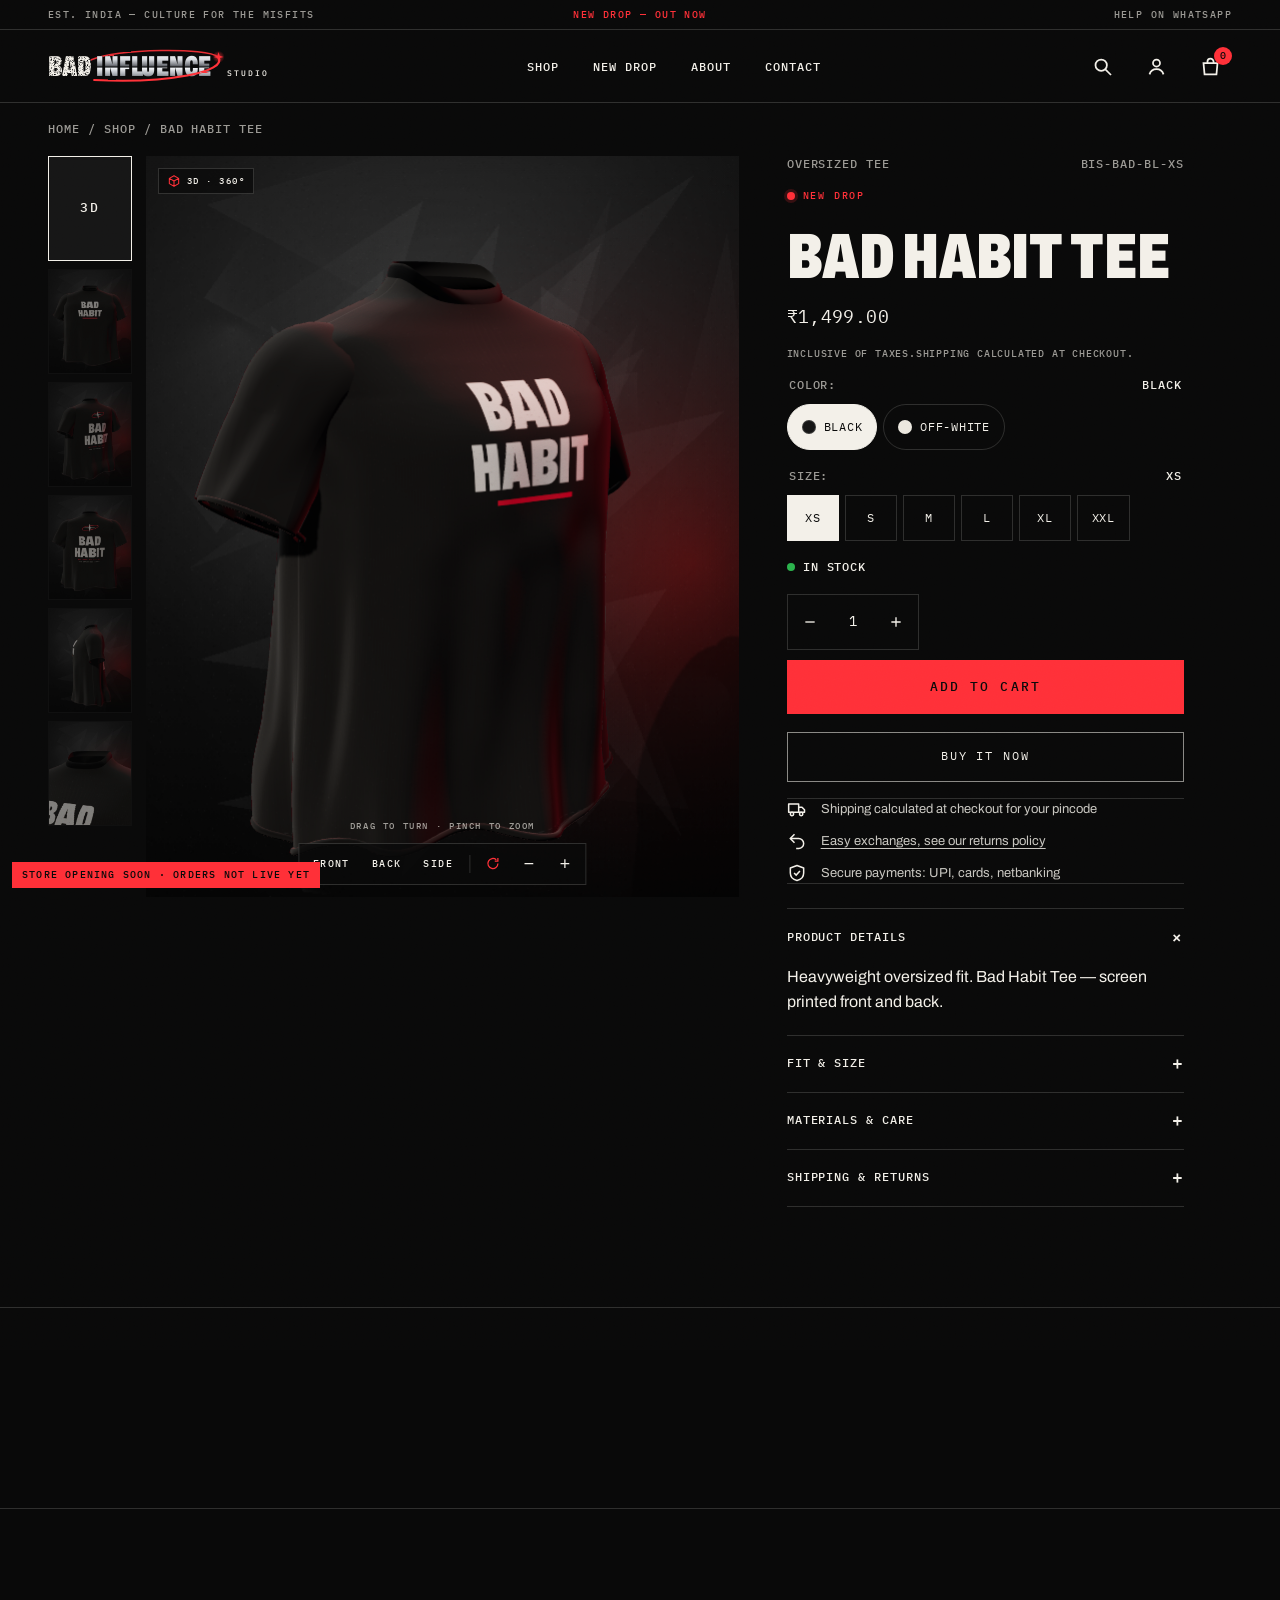
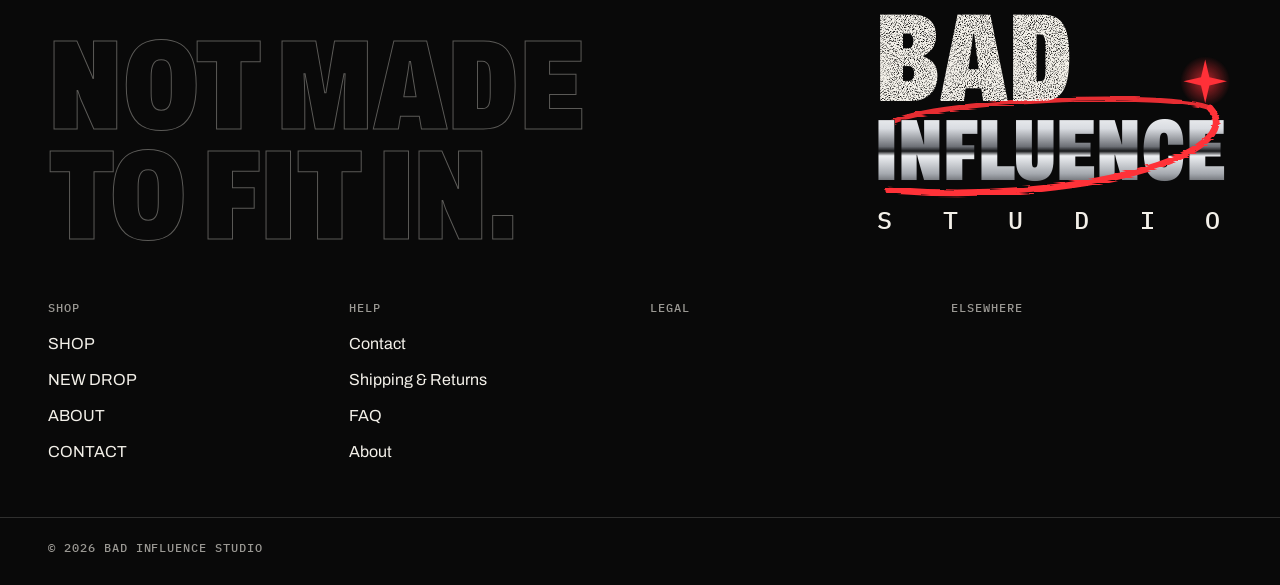
<file: bad-influence-studio-vercel/product-bad-habit-tee.html>
<!doctype html>
<html class="no-js" lang="en">
  <head>
    <meta charset="utf-8">
    <meta http-equiv="X-UA-Compatible" content="IE=edge">
    <meta name="viewport" content="width=device-width,initial-scale=1,viewport-fit=cover">
    <meta name="theme-color" content="#090909">
    <link rel="canonical" href="/"><link rel="icon" type="image/svg+xml" href="./assets/favicon.svg"><link rel="preconnect" href="https://fonts.googleapis.com">
    <link rel="preconnect" href="https://fonts.gstatic.com" crossorigin>
    <link rel="stylesheet" href="https://fonts.googleapis.com/css2?family=Archivo:wdth,wght@62..125,300..900&family=IBM+Plex+Mono:wght@400;500&family=Mrs+Saint+Delafield&display=swap"><title>BAD HABIT TEE — BAD INFLUENCE STUDIO</title><meta name="description" content=""><meta property="og:site_name" content="BAD INFLUENCE STUDIO">
<meta property="og:url" content="/">
<meta property="og:title" content="BAD HABIT TEE">
<meta property="og:type" content="product">
<meta property="og:description" content="BAD INFLUENCE STUDIO"><meta property="og:price:amount" content="1,499.00">
  <meta property="og:price:currency" content="INR"><meta name="twitter:card" content="summary_large_image">
<meta name="twitter:title" content="BAD HABIT TEE">
<meta name="twitter:description" content="BAD INFLUENCE STUDIO">


    <link rel="stylesheet" href="./assets/theme.css">
    <style>
  :root {
    --ink: #090909;
    --paper: #F3F0E9;
    --concrete: #777777;
    --acid: #FF3038;
    --chrome: #C9CBCF;
    --ink-rgb: 9, 9, 9;
    --paper-rgb: 243, 240, 233;
    --acid-rgb: 255, 48, 56;
    --whatsapp-offset: 0px;
    --logo-w: 220px;
  }
</style>


    <script>
      document.documentElement.classList.replace('no-js', 'js');
      window.BIS = {
        routes: {
          root: "/",
          cart: "cart.html",
          cartAdd: "/cart/add",
          cartChange: "/cart/change",
          cartUpdate: "/cart/update",
          recommendations: "/recommendations/products"
        },
        moneyFormat: "₹{{amount}}",
        strings: {
          addToCart: "Add to cart",
          soldOut: "Sold out",
          unavailable: "Unavailable",
          adding: "Adding…",
          added: "Added",
          cartError: "Couldn't update your bag. Please try again."
        }
      };
    </script><script type="importmap">
      {
        "imports": {
          "three": "./assets/three.module.min.js",
          "three-bgu": "./assets/three-bgu.js",
          "three-gltf": "./assets/three-gltf-loader.js",
          "bis-3d": "./assets/bis-3d.js"
        }
      }
    </script>
    <script src="./assets/global.js" defer></script>
    <script type="module" src="./assets/bis-mockups.js"></script>

    
  <meta name="robots" content="noindex"><script src="assets/preview-shim.js"></script></head>

  <body class="template-product scheme-ink">
    <a class="skip-link" href="#MainContent">Skip to content</a>
    <div class="grain" aria-hidden="true"></div>

    <div id="shopify-section-template--announcement" class="shopify-section section-announce"><div class="announce mono" data-announce data-interval="4000"><p class="announce__side announce__side--left">EST. INDIA — CULTURE FOR THE MISFITS</p><ul class="announce__list" role="list" aria-label="Store announcements">
      <li class="announce__item is-active" ><span>INDEPENDENTLY BAD.</span></li><li class="announce__item" ><a href="/collections/all">NEW DROP — OUT NOW</a></li>
    </ul><p class="announce__side announce__side--right">HELP ON WHATSAPP</p></div>
</div><div id="shopify-section-template--header" class="shopify-section section-header"><header class="header" data-header>
  <div class="header__inner">
    <button type="button" class="header__menu-btn mono" aria-controls="MenuDrawer" aria-expanded="false" data-menu-open>
      <svg class="icon" viewBox="0 0 24 24" aria-hidden="true" focusable="false"><path d="M3 7h18M3 12h12M3 17h18" stroke="currentColor" stroke-width="2"/></svg><span class="visually-hidden">Menu</span>
    </button>

    <a href="/" class="header__logo">
      <svg class="logo logo--svg logo--horizontal" viewBox="0 0 610 96" role="img" aria-label="BAD INFLUENCE STUDIO">
      <title>BAD INFLUENCE STUDIO</title>
      <defs>
      <linearGradient id="lgChrome-hdr" x1="0" y1="0" x2="0" y2="1">
        <stop offset="0" stop-color="#ffffff"/><stop offset=".26" stop-color="#d9dce1"/><stop offset=".45" stop-color="#6e7177"/>
        <stop offset=".5" stop-color="#17181a"/><stop offset=".55" stop-color="#eef0f3"/><stop offset=".74" stop-color="#a5a9af"/>
        <stop offset=".9" stop-color="#3b3d41"/><stop offset="1" stop-color="#dfe2e6"/>
      </linearGradient>
      <filter id="lgRough-hdr" x="-5%" y="-5%" width="110%" height="110%">
        <feTurbulence type="fractalNoise" baseFrequency=".85" numOctaves="2" seed="3" result="n"/>
        <feColorMatrix in="n" type="matrix" values="0 0 0 0 0  0 0 0 0 0  0 0 0 0 0  0 0 0 -3.2 2.55" result="m"/>
        <feComposite in="SourceGraphic" in2="m" operator="in"/>
      </filter>
      <filter id="lgBrush-hdr" x="-10%" y="-40%" width="120%" height="180%">
        <feTurbulence type="fractalNoise" baseFrequency=".015 .9" numOctaves="2" seed="8" result="t"/>
        <feDisplacementMap in="SourceGraphic" in2="t" scale="5"/>
      </filter>
      <radialGradient id="lgGlow-hdr"><stop offset="0" stop-color="#FF3038" stop-opacity=".7"/><stop offset="1" stop-color="#FF3038" stop-opacity="0"/></radialGradient>
    </defs>
      <path d="M120 30 C 200 -2, 440 -4, 472 22" fill="none" stroke="#FF3038" stroke-width="4.5" stroke-linecap="round" opacity=".9" filter="url(#lgBrush-hdr)"/>
      <text x="0" y="76" font-family="Archivo, 'Arial Narrow', sans-serif" font-weight="900" font-size="80" style="font-stretch:62%" textLength="122" lengthAdjust="spacingAndGlyphs" fill="#F3F0E9" filter="url(#lgRough-hdr)">BAD</text>
      <text x="134" y="76" font-family="Archivo, 'Arial Narrow', sans-serif" font-weight="900" font-size="80" style="font-stretch:62%" textLength="318" lengthAdjust="spacingAndGlyphs" fill="url(#lgChrome-hdr)" stroke="#0b0b0c" stroke-width="1.2" paint-order="stroke">INFLUENCE</text>
      <path d="M472 22 C 500 64, 330 96, 128 86" fill="none" stroke="#FF3038" stroke-width="6" stroke-linecap="round" filter="url(#lgBrush-hdr)"/>
      <circle cx="473" cy="22" r="17" fill="url(#lgGlow-hdr)"/>
      <path d="M473 8 L476 19 L487 22 L476 25 L473 36 L470 25 L459 22 L470 19 Z" fill="#FF3038"/>
      <text x="496" y="76" font-family="'IBM Plex Mono', ui-monospace, monospace" font-weight="500" font-size="21" textLength="112" lengthAdjust="spacing" fill="#F3F0E9">STUDIO</text>
    </svg>
    </a>

    <nav class="header__nav" aria-label="Primary">
      <ul role="list"><li><a href="/collections/all" class="header__link mono">SHOP</a></li><li><a href="/collections/new-drop" class="header__link mono">NEW DROP</a></li><li><a href="/pages/about" class="header__link mono">ABOUT</a></li><li><a href="/pages/contact" class="header__link mono">CONTACT</a></li></ul>
    </nav>

    <div class="header__actions">
      <button type="button" class="header__action mono" aria-controls="SearchDialog" data-search-open>
        <svg class="icon" viewBox="0 0 24 24" aria-hidden="true" focusable="false"><circle cx="10.5" cy="10.5" r="6.5" fill="none" stroke="currentColor" stroke-width="2"/><path d="M15.5 15.5 21 21" stroke="currentColor" stroke-width="2" stroke-linecap="square"/></svg><span class="visually-hidden">Search</span>
      </button><a href="/account" class="header__action mono header__action--account">
          <svg class="icon" viewBox="0 0 24 24" aria-hidden="true" focusable="false"><circle cx="12" cy="8" r="4" fill="none" stroke="currentColor" stroke-width="2"/><path d="M4 21c1.2-4 4.2-6 8-6s6.8 2 8 6" fill="none" stroke="currentColor" stroke-width="2"/></svg><span class="visually-hidden">Log in</span>
        </a><a href="cart.html" class="header__action header__bag mono" data-cart-open aria-controls="CartDrawer">
        <svg class="icon" viewBox="0 0 24 24" aria-hidden="true" focusable="false"><path d="M4 8h16l-1.2 13H5.2z" fill="none" stroke="currentColor" stroke-width="2" stroke-linejoin="miter"/><path d="M8.5 8V6.5a3.5 3.5 0 0 1 7 0V8" fill="none" stroke="currentColor" stroke-width="2"/></svg>
        <span class="header__bag-count" data-cart-count aria-hidden="true">0</span>
        <span class="visually-hidden" data-cart-count-label>Bag, 0 items</span>
      </a>
    </div>
  </div>
</header>

<dialog class="menu-drawer scheme-ink" id="MenuDrawer" aria-label="Menu" data-menu-drawer>
  <div class="menu-drawer__top">
    <svg class="logo logo--svg logo--horizontal" viewBox="0 0 610 96" role="img" aria-label="BAD INFLUENCE STUDIO">
      <title>BAD INFLUENCE STUDIO</title>
      <defs>
      <linearGradient id="lgChrome-menu" x1="0" y1="0" x2="0" y2="1">
        <stop offset="0" stop-color="#ffffff"/><stop offset=".26" stop-color="#d9dce1"/><stop offset=".45" stop-color="#6e7177"/>
        <stop offset=".5" stop-color="#17181a"/><stop offset=".55" stop-color="#eef0f3"/><stop offset=".74" stop-color="#a5a9af"/>
        <stop offset=".9" stop-color="#3b3d41"/><stop offset="1" stop-color="#dfe2e6"/>
      </linearGradient>
      <filter id="lgRough-menu" x="-5%" y="-5%" width="110%" height="110%">
        <feTurbulence type="fractalNoise" baseFrequency=".85" numOctaves="2" seed="3" result="n"/>
        <feColorMatrix in="n" type="matrix" values="0 0 0 0 0  0 0 0 0 0  0 0 0 0 0  0 0 0 -3.2 2.55" result="m"/>
        <feComposite in="SourceGraphic" in2="m" operator="in"/>
      </filter>
      <filter id="lgBrush-menu" x="-10%" y="-40%" width="120%" height="180%">
        <feTurbulence type="fractalNoise" baseFrequency=".015 .9" numOctaves="2" seed="8" result="t"/>
        <feDisplacementMap in="SourceGraphic" in2="t" scale="5"/>
      </filter>
      <radialGradient id="lgGlow-menu"><stop offset="0" stop-color="#FF3038" stop-opacity=".7"/><stop offset="1" stop-color="#FF3038" stop-opacity="0"/></radialGradient>
    </defs>
      <path d="M120 30 C 200 -2, 440 -4, 472 22" fill="none" stroke="#FF3038" stroke-width="4.5" stroke-linecap="round" opacity=".9" filter="url(#lgBrush-menu)"/>
      <text x="0" y="76" font-family="Archivo, 'Arial Narrow', sans-serif" font-weight="900" font-size="80" style="font-stretch:62%" textLength="122" lengthAdjust="spacingAndGlyphs" fill="#F3F0E9" filter="url(#lgRough-menu)">BAD</text>
      <text x="134" y="76" font-family="Archivo, 'Arial Narrow', sans-serif" font-weight="900" font-size="80" style="font-stretch:62%" textLength="318" lengthAdjust="spacingAndGlyphs" fill="url(#lgChrome-menu)" stroke="#0b0b0c" stroke-width="1.2" paint-order="stroke">INFLUENCE</text>
      <path d="M472 22 C 500 64, 330 96, 128 86" fill="none" stroke="#FF3038" stroke-width="6" stroke-linecap="round" filter="url(#lgBrush-menu)"/>
      <circle cx="473" cy="22" r="17" fill="url(#lgGlow-menu)"/>
      <path d="M473 8 L476 19 L487 22 L476 25 L473 36 L470 25 L459 22 L470 19 Z" fill="#FF3038"/>
      <text x="496" y="76" font-family="'IBM Plex Mono', ui-monospace, monospace" font-weight="500" font-size="21" textLength="112" lengthAdjust="spacing" fill="#F3F0E9">STUDIO</text>
    </svg>
    <button type="button" class="icon-btn" data-dialog-close aria-label="Close menu"><svg class="icon" viewBox="0 0 24 24" aria-hidden="true" focusable="false"><path d="m5 5 14 14M19 5 5 19" stroke="currentColor" stroke-width="2"/></svg></button>
  </div>
  <nav aria-label="Mobile">
    <ol class="menu-drawer__list" role="list"><li>
          <a href="/collections/all" class="menu-drawer__link">
            <span class="menu-drawer__num mono">01</span>SHOP
          </a></li><li>
          <a href="/collections/new-drop" class="menu-drawer__link">
            <span class="menu-drawer__num mono">02</span>NEW DROP
          </a></li><li>
          <a href="/pages/about" class="menu-drawer__link">
            <span class="menu-drawer__num mono">03</span>ABOUT
          </a></li><li>
          <a href="/pages/contact" class="menu-drawer__link">
            <span class="menu-drawer__num mono">04</span>CONTACT
          </a></li></ol>
  </nav>
  <div class="menu-drawer__foot mono"><a href="/account">Log in</a><span class="menu-drawer__tag">Not made to fit in.</span>
  </div>
</dialog>

<dialog class="search-dialog scheme-ink" id="SearchDialog" aria-label="Search" data-search-dialog>
  <form action="/search" method="get" role="search" class="search-dialog__form">
    <label for="SearchInput" class="mono">Search the studio</label>
    <div class="search-dialog__row">
      <input id="SearchInput" type="search" name="q" value="" placeholder="Tees, hoodies, bad ideas…" autocomplete="off">
      <input type="hidden" name="type" value="product">
      <button type="submit" class="btn btn--light">Search</button>
    </div>
  </form>
  <button type="button" class="icon-btn search-dialog__close" data-dialog-close aria-label="Close search"><svg class="icon" viewBox="0 0 24 24" aria-hidden="true" focusable="false"><path d="m5 5 14 14M19 5 5 19" stroke="currentColor" stroke-width="2"/></svg></button>
</dialog>


</div><div id="shopify-section-template--main" class="shopify-section section-product"><section class="pdp scheme-ink" data-product-section data-section-id="template--main" data-product-handle="bad-habit-tee" data-product-id="7000">
  <nav class="crumbs mono page-width" aria-label="Breadcrumb">
    <a href="/">Home</a><span aria-hidden="true">/</span><a href="shop.html">Shop</a><span aria-hidden="true">/</span><span aria-current="page">BAD HABIT TEE</span>
  </nav>

  <div class="pdp__grid">
    <div class="pdp__gallery" data-gallery>
      <ul class="pdp__media" role="list" data-gallery-track aria-label="Product media"><li class="pdp__slide pdp__slide--model" data-media-id="mock-0">
            <bis-tee3d class="tee3d pdp__viewer" data-tee3d="{&quot;garment&quot;:&quot;tee&quot;,&quot;color&quot;:&quot;#141414&quot;,&quot;colors&quot;:[{&quot;name&quot;:&quot;Black&quot;,&quot;hex&quot;:&quot;#141414&quot;},{&quot;name&quot;:&quot;Off-White&quot;,&quot;hex&quot;:&quot;#ECE8DF&quot;}],&quot;print&quot;:&quot;BAD|HABIT&quot;,&quot;mannequin&quot;:&quot;none&quot;,&quot;view&quot;:&quot;front34&quot;,&quot;autoRotate&quot;:true,&quot;backdrop&quot;:true,&quot;title&quot;:&quot;BAD HABIT TEE&quot;,&quot;printFront&quot;:&quot;./assets/print-bad-habit-front-light.png&quot;,&quot;printBack&quot;:&quot;./assets/print-bad-habit-back-light.png&quot;,&quot;printFrontAlt&quot;:&quot;./assets/print-bad-habit-front-dark.png&quot;,&quot;printBackAlt&quot;:&quot;./assets/print-bad-habit-back-dark.png&quot;}" data-eager>
  <div class="tee3d__poster" aria-hidden="true"></div>
  <canvas class="tee3d__canvas" role="img" aria-label="Interactive 3D view of BAD HABIT TEE. Drag or use the arrow keys to turn it, plus and minus to zoom."></canvas>
  <span class="tee3d__loading mono" aria-hidden="true"><span class="tee3d__spinner"></span>Loading 3D</span>
  <span class="tee3d__badge mono" aria-hidden="true"><svg class="icon" viewBox="0 0 24 24" aria-hidden="true" focusable="false"><path d="M12 3 4 7.5v9L12 21l8-4.5v-9z M4 7.5 12 12l8-4.5 M12 12v9" fill="none" stroke="currentColor" stroke-width="1.8" stroke-linejoin="round"/></svg>3D · 360°</span>
  <span class="tee3d__hint mono" aria-hidden="true">Drag to turn · pinch to zoom</span>
  <p class="visually-hidden" role="status" aria-live="polite" data-tee3d-status></p><div class="tee3d__controls" role="toolbar" aria-label="3D view controls">
      <button type="button" class="tee3d__btn mono" data-tee3d-action="front">Front</button>
      <button type="button" class="tee3d__btn mono" data-tee3d-action="back">Back</button>
      <button type="button" class="tee3d__btn mono" data-tee3d-action="side">Side</button>
      <span class="tee3d__sep" aria-hidden="true"></span>
      <button type="button" class="tee3d__btn tee3d__btn--icon" data-tee3d-action="spin" aria-pressed="true" aria-label="Auto-rotate"><svg class="icon" viewBox="0 0 24 24" aria-hidden="true" focusable="false"><path d="M20 12a8 8 0 1 1-2.6-5.9" fill="none" stroke="currentColor" stroke-width="2"/><path d="M20 3v5h-5" fill="none" stroke="currentColor" stroke-width="2"/></svg></button>
      <button type="button" class="tee3d__btn tee3d__btn--icon" data-tee3d-action="zoom-out" aria-label="Zoom out"><svg class="icon" viewBox="0 0 24 24" aria-hidden="true" focusable="false"><path d="M5 12h14" stroke="currentColor" stroke-width="2"/></svg></button>
      <button type="button" class="tee3d__btn tee3d__btn--icon" data-tee3d-action="zoom-in" aria-label="Zoom in"><svg class="icon" viewBox="0 0 24 24" aria-hidden="true" focusable="false"><path d="M12 5v14M5 12h14" stroke="currentColor" stroke-width="2"/></svg></button>
    </div></bis-tee3d>
<script type="module" src="./assets/tee-3d.js"></script>

          </li><li class="pdp__slide" data-media-id="mock-1">
              <div class="mock-host pdp__mock"><img class="mock3d " data-mock3d="{&quot;type&quot;:&quot;Oversized Tee&quot;,&quot;title&quot;:&quot;BAD HABIT TEE&quot;,&quot;color&quot;:&quot;Black&quot;,&quot;print&quot;:&quot;BAD|HABIT&quot;,&quot;back&quot;:&quot;&quot;,&quot;view&quot;:&quot;front&quot;,&quot;mannequin&quot;:&quot;none&quot;,&quot;seed&quot;:21,&quot;printFront&quot;:&quot;./assets/print-bad-habit-front-light.png&quot;,&quot;printBack&quot;:&quot;./assets/print-bad-habit-back-light.png&quot;,&quot;printFrontAlt&quot;:&quot;./assets/print-bad-habit-front-dark.png&quot;,&quot;printBackAlt&quot;:&quot;./assets/print-bad-habit-back-dark.png&quot;}" src="[data-uri]" alt="BAD HABIT TEE — 3D mockup, front view" width="1000" height="1250" loading="lazy"><span class="mock-tag mono" aria-hidden="true">3D mockup</span></div>
            </li><li class="pdp__slide" data-media-id="mock-2">
              <div class="mock-host pdp__mock"><img class="mock3d " data-mock3d="{&quot;type&quot;:&quot;Oversized Tee&quot;,&quot;title&quot;:&quot;BAD HABIT TEE&quot;,&quot;color&quot;:&quot;Black&quot;,&quot;print&quot;:&quot;BAD|HABIT&quot;,&quot;back&quot;:&quot;&quot;,&quot;view&quot;:&quot;back34&quot;,&quot;mannequin&quot;:&quot;none&quot;,&quot;seed&quot;:21,&quot;printFront&quot;:&quot;./assets/print-bad-habit-front-light.png&quot;,&quot;printBack&quot;:&quot;./assets/print-bad-habit-back-light.png&quot;,&quot;printFrontAlt&quot;:&quot;./assets/print-bad-habit-front-dark.png&quot;,&quot;printBackAlt&quot;:&quot;./assets/print-bad-habit-back-dark.png&quot;}" src="[data-uri]" alt="BAD HABIT TEE — 3D mockup, back34 view" width="1000" height="1250" loading="lazy"><span class="mock-tag mono" aria-hidden="true">3D mockup</span></div>
            </li><li class="pdp__slide" data-media-id="mock-3">
              <div class="mock-host pdp__mock"><img class="mock3d " data-mock3d="{&quot;type&quot;:&quot;Oversized Tee&quot;,&quot;title&quot;:&quot;BAD HABIT TEE&quot;,&quot;color&quot;:&quot;Black&quot;,&quot;print&quot;:&quot;BAD|HABIT&quot;,&quot;back&quot;:&quot;&quot;,&quot;view&quot;:&quot;back&quot;,&quot;mannequin&quot;:&quot;none&quot;,&quot;seed&quot;:21,&quot;printFront&quot;:&quot;./assets/print-bad-habit-front-light.png&quot;,&quot;printBack&quot;:&quot;./assets/print-bad-habit-back-light.png&quot;,&quot;printFrontAlt&quot;:&quot;./assets/print-bad-habit-front-dark.png&quot;,&quot;printBackAlt&quot;:&quot;./assets/print-bad-habit-back-dark.png&quot;}" src="[data-uri]" alt="BAD HABIT TEE — 3D mockup, back view" width="1000" height="1250" loading="lazy"><span class="mock-tag mono" aria-hidden="true">3D mockup</span></div>
            </li><li class="pdp__slide" data-media-id="mock-4">
              <div class="mock-host pdp__mock"><img class="mock3d " data-mock3d="{&quot;type&quot;:&quot;Oversized Tee&quot;,&quot;title&quot;:&quot;BAD HABIT TEE&quot;,&quot;color&quot;:&quot;Black&quot;,&quot;print&quot;:&quot;BAD|HABIT&quot;,&quot;back&quot;:&quot;&quot;,&quot;view&quot;:&quot;side&quot;,&quot;mannequin&quot;:&quot;none&quot;,&quot;seed&quot;:21,&quot;printFront&quot;:&quot;./assets/print-bad-habit-front-light.png&quot;,&quot;printBack&quot;:&quot;./assets/print-bad-habit-back-light.png&quot;,&quot;printFrontAlt&quot;:&quot;./assets/print-bad-habit-front-dark.png&quot;,&quot;printBackAlt&quot;:&quot;./assets/print-bad-habit-back-dark.png&quot;}" src="[data-uri]" alt="BAD HABIT TEE — 3D mockup, side view" width="1000" height="1250" loading="lazy"><span class="mock-tag mono" aria-hidden="true">3D mockup</span></div>
            </li><li class="pdp__slide" data-media-id="mock-5">
              <div class="mock-host pdp__mock"><img class="mock3d " data-mock3d="{&quot;type&quot;:&quot;Oversized Tee&quot;,&quot;title&quot;:&quot;BAD HABIT TEE&quot;,&quot;color&quot;:&quot;Black&quot;,&quot;print&quot;:&quot;BAD|HABIT&quot;,&quot;back&quot;:&quot;&quot;,&quot;view&quot;:&quot;collar&quot;,&quot;mannequin&quot;:&quot;none&quot;,&quot;seed&quot;:21,&quot;printFront&quot;:&quot;./assets/print-bad-habit-front-light.png&quot;,&quot;printBack&quot;:&quot;./assets/print-bad-habit-back-light.png&quot;,&quot;printFrontAlt&quot;:&quot;./assets/print-bad-habit-front-dark.png&quot;,&quot;printBackAlt&quot;:&quot;./assets/print-bad-habit-back-dark.png&quot;}" src="[data-uri]" alt="BAD HABIT TEE — 3D mockup, collar view" width="1000" height="1250" loading="lazy"><span class="mock-tag mono" aria-hidden="true">3D mockup</span></div>
            </li></ul><p class="pdp__counter mono" aria-hidden="true"><span data-gallery-index>1</span> / 6</p>
        <ul class="pdp__thumbs" role="list" aria-label="Choose view">
          <li><button type="button" class="pdp__thumb pdp__thumb--3d is-active" data-thumb="mock-0" aria-label="Show interactive 3D mockup" aria-current="true"><span class="mono">3D</span></button></li><li><button type="button" class="pdp__thumb" data-thumb="mock-1" aria-label="Show front view"><img class="mock3d mock3d--mirror " data-mock3d-mirror="{&quot;type&quot;:&quot;Oversized Tee&quot;,&quot;title&quot;:&quot;BAD HABIT TEE&quot;,&quot;color&quot;:&quot;Black&quot;,&quot;print&quot;:&quot;BAD|HABIT&quot;,&quot;back&quot;:&quot;&quot;,&quot;view&quot;:&quot;front&quot;,&quot;mannequin&quot;:&quot;none&quot;,&quot;seed&quot;:21,&quot;printFront&quot;:&quot;./assets/print-bad-habit-front-light.png&quot;,&quot;printBack&quot;:&quot;./assets/print-bad-habit-back-light.png&quot;,&quot;printFrontAlt&quot;:&quot;./assets/print-bad-habit-front-dark.png&quot;,&quot;printBackAlt&quot;:&quot;./assets/print-bad-habit-back-dark.png&quot;}" src="[data-uri]" alt="" width="160" height="200"></button></li><li><button type="button" class="pdp__thumb" data-thumb="mock-2" aria-label="Show back34 view"><img class="mock3d mock3d--mirror " data-mock3d-mirror="{&quot;type&quot;:&quot;Oversized Tee&quot;,&quot;title&quot;:&quot;BAD HABIT TEE&quot;,&quot;color&quot;:&quot;Black&quot;,&quot;print&quot;:&quot;BAD|HABIT&quot;,&quot;back&quot;:&quot;&quot;,&quot;view&quot;:&quot;back34&quot;,&quot;mannequin&quot;:&quot;none&quot;,&quot;seed&quot;:21,&quot;printFront&quot;:&quot;./assets/print-bad-habit-front-light.png&quot;,&quot;printBack&quot;:&quot;./assets/print-bad-habit-back-light.png&quot;,&quot;printFrontAlt&quot;:&quot;./assets/print-bad-habit-front-dark.png&quot;,&quot;printBackAlt&quot;:&quot;./assets/print-bad-habit-back-dark.png&quot;}" src="[data-uri]" alt="" width="160" height="200"></button></li><li><button type="button" class="pdp__thumb" data-thumb="mock-3" aria-label="Show back view"><img class="mock3d mock3d--mirror " data-mock3d-mirror="{&quot;type&quot;:&quot;Oversized Tee&quot;,&quot;title&quot;:&quot;BAD HABIT TEE&quot;,&quot;color&quot;:&quot;Black&quot;,&quot;print&quot;:&quot;BAD|HABIT&quot;,&quot;back&quot;:&quot;&quot;,&quot;view&quot;:&quot;back&quot;,&quot;mannequin&quot;:&quot;none&quot;,&quot;seed&quot;:21,&quot;printFront&quot;:&quot;./assets/print-bad-habit-front-light.png&quot;,&quot;printBack&quot;:&quot;./assets/print-bad-habit-back-light.png&quot;,&quot;printFrontAlt&quot;:&quot;./assets/print-bad-habit-front-dark.png&quot;,&quot;printBackAlt&quot;:&quot;./assets/print-bad-habit-back-dark.png&quot;}" src="[data-uri]" alt="" width="160" height="200"></button></li><li><button type="button" class="pdp__thumb" data-thumb="mock-4" aria-label="Show side view"><img class="mock3d mock3d--mirror " data-mock3d-mirror="{&quot;type&quot;:&quot;Oversized Tee&quot;,&quot;title&quot;:&quot;BAD HABIT TEE&quot;,&quot;color&quot;:&quot;Black&quot;,&quot;print&quot;:&quot;BAD|HABIT&quot;,&quot;back&quot;:&quot;&quot;,&quot;view&quot;:&quot;side&quot;,&quot;mannequin&quot;:&quot;none&quot;,&quot;seed&quot;:21,&quot;printFront&quot;:&quot;./assets/print-bad-habit-front-light.png&quot;,&quot;printBack&quot;:&quot;./assets/print-bad-habit-back-light.png&quot;,&quot;printFrontAlt&quot;:&quot;./assets/print-bad-habit-front-dark.png&quot;,&quot;printBackAlt&quot;:&quot;./assets/print-bad-habit-back-dark.png&quot;}" src="[data-uri]" alt="" width="160" height="200"></button></li><li><button type="button" class="pdp__thumb" data-thumb="mock-5" aria-label="Show collar view"><img class="mock3d mock3d--mirror " data-mock3d-mirror="{&quot;type&quot;:&quot;Oversized Tee&quot;,&quot;title&quot;:&quot;BAD HABIT TEE&quot;,&quot;color&quot;:&quot;Black&quot;,&quot;print&quot;:&quot;BAD|HABIT&quot;,&quot;back&quot;:&quot;&quot;,&quot;view&quot;:&quot;collar&quot;,&quot;mannequin&quot;:&quot;none&quot;,&quot;seed&quot;:21,&quot;printFront&quot;:&quot;./assets/print-bad-habit-front-light.png&quot;,&quot;printBack&quot;:&quot;./assets/print-bad-habit-back-light.png&quot;,&quot;printFrontAlt&quot;:&quot;./assets/print-bad-habit-front-dark.png&quot;,&quot;printBackAlt&quot;:&quot;./assets/print-bad-habit-back-dark.png&quot;}" src="[data-uri]" alt="" width="160" height="200"></button></li></ul></div>

    <div class="pdp__info">
      <div class="pdp__sticky">
        <p class="pdp__meta mono">
          <span>Oversized Tee</span>
          <span data-variant-sku>BIS-BAD-BL-XS</span>
        </p><p class="pdp__badge mono"><span class="dot dot--acid"></span>New drop</p><h1 class="pdp__title display">BAD HABIT TEE</h1>

        <div class="pdp__price-row">
          <div class="pdp__price" data-variant-price>
            <div class="price" data-price>
  <span class="visually-hidden">Price</span>
  <span class="price__current" data-price-current>₹1,499.00</span><s class="price__compare" data-price-compare hidden></s></div>
          </div></div>
        <p class="pdp__tax mono">Inclusive of taxes.Shipping calculated at checkout.
        </p><form method="post" action="/cart/add" id="ProductForm-template--main" class="pdp__form" novalidate="novalidate" data-product-form=""><input type="hidden" name="id" value="1001" data-variant-id><div class="picker" data-variant-picker><fieldset class="picker__group" data-option-index="0">
                  <legend class="picker__legend mono">
                    Color: <span data-option-selected>Black</span></legend>
                  <div class="picker__values"><input type="radio" class="picker__radio visually-hidden" id="Opt-template--main-0-0" name="option-0" value="Black" checked>
                      <label for="Opt-template--main-0-0" class="chip chip--swatch" data-option-value="Black"><span class="chip__dot" style="background: #141414"></span>Black
                      </label><input type="radio" class="picker__radio visually-hidden" id="Opt-template--main-0-1" name="option-0" value="Off-White">
                      <label for="Opt-template--main-0-1" class="chip chip--swatch" data-option-value="Off-White"><span class="chip__dot" style="background: #ECE8DF"></span>Off-White
                      </label></div>
                </fieldset><fieldset class="picker__group" data-option-index="1">
                  <legend class="picker__legend mono">
                    Size: <span data-option-selected>XS</span></legend>
                  <div class="picker__values"><input type="radio" class="picker__radio visually-hidden" id="Opt-template--main-1-0" name="option-1" value="XS" checked>
                      <label for="Opt-template--main-1-0" class="chip" data-option-value="XS">XS
                      </label><input type="radio" class="picker__radio visually-hidden" id="Opt-template--main-1-1" name="option-1" value="S">
                      <label for="Opt-template--main-1-1" class="chip" data-option-value="S">S
                      </label><input type="radio" class="picker__radio visually-hidden" id="Opt-template--main-1-2" name="option-1" value="M">
                      <label for="Opt-template--main-1-2" class="chip" data-option-value="M">M
                      </label><input type="radio" class="picker__radio visually-hidden" id="Opt-template--main-1-3" name="option-1" value="L">
                      <label for="Opt-template--main-1-3" class="chip" data-option-value="L">L
                      </label><input type="radio" class="picker__radio visually-hidden" id="Opt-template--main-1-4" name="option-1" value="XL">
                      <label for="Opt-template--main-1-4" class="chip" data-option-value="XL">XL
                      </label><input type="radio" class="picker__radio visually-hidden" id="Opt-template--main-1-5" name="option-1" value="XXL">
                      <label for="Opt-template--main-1-5" class="chip" data-option-value="XXL">XXL
                      </label></div>
                </fieldset></div><p class="pdp__stock mono" data-stock aria-live="polite"><span class="dot dot--ok"></span>In stock</p>

          <div class="pdp__buy">
            <div class="qty" data-qty>
              <button type="button" class="qty__btn" data-qty-minus aria-label="Decrease quantity"><svg class="icon" viewBox="0 0 24 24" aria-hidden="true" focusable="false"><path d="M5 12h14" stroke="currentColor" stroke-width="2"/></svg></button>
              <label for="Qty-template--main" class="visually-hidden">Quantity</label>
              <input id="Qty-template--main" class="qty__input" type="number" name="quantity" value="1" min="1" inputmode="numeric">
              <button type="button" class="qty__btn" data-qty-plus aria-label="Increase quantity"><svg class="icon" viewBox="0 0 24 24" aria-hidden="true" focusable="false"><path d="M12 5v14M5 12h14" stroke="currentColor" stroke-width="2"/></svg></button>
            </div>
            <button type="submit" name="add" class="btn btn--acid btn--block pdp__add" data-add-button >
              <span data-add-label>Add to cart</span>
            </button>
          </div>
          <p class="form-error mono" role="alert" data-form-error hidden></p><div class="pdp__dynamic"><button type="button" class="shopify-payment-button__button shopify-payment-button__button--unbranded">Buy it now</button></div></form><ul class="pdp__trust" role="list"><li><svg class="icon" viewBox="0 0 24 24" aria-hidden="true" focusable="false"><path d="M2 6h12v10H2zM14 10h4l3 3v3h-7z" fill="none" stroke="currentColor" stroke-width="1.8" stroke-linejoin="round"/><circle cx="6" cy="18" r="2" fill="none" stroke="currentColor" stroke-width="1.8"/><circle cx="17" cy="18" r="2" fill="none" stroke="currentColor" stroke-width="1.8"/></svg><span>Shipping calculated at checkout for your pincode</span></li><li><svg class="icon" viewBox="0 0 24 24" aria-hidden="true" focusable="false"><path d="M9 14 4 9l5-5" fill="none" stroke="currentColor" stroke-width="1.8"/><path d="M4 9h10a6 6 0 0 1 0 12h-3" fill="none" stroke="currentColor" stroke-width="1.8"/></svg><span><a href="/policies/refund-policy">Easy exchanges, see our returns policy</a></span></li><li><svg class="icon" viewBox="0 0 24 24" aria-hidden="true" focusable="false"><path d="M12 3 4 6v6c0 5 3.5 8 8 9 4.5-1 8-4 8-9V6z" fill="none" stroke="currentColor" stroke-width="1.8" stroke-linejoin="round"/><path d="m8.5 12 2.5 2.5 4.5-5" fill="none" stroke="currentColor" stroke-width="1.8"/></svg><span>Secure payments: UPI, cards, netbanking</span></li></ul>

        <div class="pdp__acc"><details class="acc" open>
              <summary class="acc__sum mono">Product details</summary>
              <div class="acc__body rte"><p>Heavyweight oversized fit. Bad Habit Tee — screen printed front and back. </p></div>
            </details><details class="acc">
              <summary class="acc__sum mono">Fit &amp; size</summary>
              <div class="acc__body">
                <dl class="spec mono"><div><dt>Fit</dt><dd>Oversized, drop shoulder</dd></div><div><dt>Model</dt><dd>Model is 6'0" wearing L</dd></div></dl></div>
            </details><details class="acc">
              <summary class="acc__sum mono">Materials &amp; care</summary>
              <div class="acc__body">
                <dl class="spec mono"><div><dt>Fabric</dt><dd>100% cotton, bio-washed</dd></div><div><dt>Weight</dt><dd>240 GSM</dd></div></dl><div class="rte">Cold wash inside out. Do not iron on print.</div></div>
            </details><details class="acc">
            <summary class="acc__sum mono">Shipping &amp; returns</summary>
            <div class="acc__body rte">
              <p>Shipping charges and delivery estimates are calculated at checkout for your pincode.</p>
              <p class="acc__links"><a href="/policies/shipping-policy">Shipping policy</a><a href="/policies/refund-policy">Returns &amp; refunds</a></p>
            </div>
          </details>
        </div>


      </div>
    </div>
  </div><div class="buybar scheme-ink" data-buybar aria-hidden="true">
    <div class="buybar__info">
      <span class="buybar__title">BAD HABIT TEE</span>
      <span class="buybar__price mono" data-buybar-price>₹1,499.00</span>
    </div>
    <button type="submit" form="ProductForm-template--main" class="btn btn--acid btn--sm" data-buybar-button tabindex="-1" >
      <span data-add-label>Add to cart</span>
    </button>
  </div><script type="application/json" data-product-json>{"id": 7000, "handle": "bad-habit-tee", "title": "BAD HABIT TEE", "type": "Oversized Tee", "vendor": "BAD INFLUENCE STUDIO", "url": "/products/bad-habit-tee", "price": 149900, "price_min": 149900, "price_max": 149900, "price_varies": false, "compare_at_price": null, "compare_at_price_max": 0, "compare_at_price_min": 0, "available": true, "variants": [{"id": 1001, "title": "Black / XS", "price": 149900, "compare_at_price": null, "available": true, "option1": "Black", "option2": "XS", "options": ["Black", "XS"], "sku": "BIS-BAD-BL-XS", "url": "/products/bad-habit-tee?variant=1001", "inventory_management": "shopify", "inventory_policy": "deny", "inventory_quantity": 12, "featured_media": null, "unit_price_measurement": null, "requires_selling_plan": false, "selected": false}, {"id": 1002, "title": "Black / S", "price": 149900, "compare_at_price": null, "available": true, "option1": "Black", "option2": "S", "options": ["Black", "S"], "sku": "BIS-BAD-BL-S", "url": "/products/bad-habit-tee?variant=1002", "inventory_management": "shopify", "inventory_policy": "deny", "inventory_quantity": 12, "featured_media": null, "unit_price_measurement": null, "requires_selling_plan": false, "selected": false}, {"id": 1003, "title": "Black / M", "price": 149900, "compare_at_price": null, "available": true, "option1": "Black", "option2": "M", "options": ["Black", "M"], "sku": "BIS-BAD-BL-M", "url": "/products/bad-habit-tee?variant=1003", "inventory_management": "shopify", "inventory_policy": "deny", "inventory_quantity": 12, "featured_media": null, "unit_price_measurement": null, "requires_selling_plan": false, "selected": false}, {"id": 1004, "title": "Black / L", "price": 149900, "compare_at_price": null, "available": true, "option1": "Black", "option2": "L", "options": ["Black", "L"], "sku": "BIS-BAD-BL-L", "url": "/products/bad-habit-tee?variant=1004", "inventory_management": "shopify", "inventory_policy": "deny", "inventory_quantity": 12, "featured_media": null, "unit_price_measurement": null, "requires_selling_plan": false, "selected": false}, {"id": 1005, "title": "Black / XL", "price": 149900, "compare_at_price": null, "available": true, "option1": "Black", "option2": "XL", "options": ["Black", "XL"], "sku": "BIS-BAD-BL-XL", "url": "/products/bad-habit-tee?variant=1005", "inventory_management": "shopify", "inventory_policy": "deny", "inventory_quantity": 12, "featured_media": null, "unit_price_measurement": null, "requires_selling_plan": false, "selected": false}, {"id": 1006, "title": "Black / XXL", "price": 149900, "compare_at_price": null, "available": true, "option1": "Black", "option2": "XXL", "options": ["Black", "XXL"], "sku": "BIS-BAD-BL-XXL", "url": "/products/bad-habit-tee?variant=1006", "inventory_management": "shopify", "inventory_policy": "deny", "inventory_quantity": 12, "featured_media": null, "unit_price_measurement": null, "requires_selling_plan": false, "selected": false}, {"id": 1007, "title": "Off-White / XS", "price": 149900, "compare_at_price": null, "available": true, "option1": "Off-White", "option2": "XS", "options": ["Off-White", "XS"], "sku": "BIS-BAD-OF-XS", "url": "/products/bad-habit-tee?variant=1007", "inventory_management": "shopify", "inventory_policy": "deny", "inventory_quantity": 12, "featured_media": null, "unit_price_measurement": null, "requires_selling_plan": false, "selected": false}, {"id": 1008, "title": "Off-White / S", "price": 149900, "compare_at_price": null, "available": true, "option1": "Off-White", "option2": "S", "options": ["Off-White", "S"], "sku": "BIS-BAD-OF-S", "url": "/products/bad-habit-tee?variant=1008", "inventory_management": "shopify", "inventory_policy": "deny", "inventory_quantity": 12, "featured_media": null, "unit_price_measurement": null, "requires_selling_plan": false, "selected": false}, {"id": 1009, "title": "Off-White / M", "price": 149900, "compare_at_price": null, "available": true, "option1": "Off-White", "option2": "M", "options": ["Off-White", "M"], "sku": "BIS-BAD-OF-M", "url": "/products/bad-habit-tee?variant=1009", "inventory_management": "shopify", "inventory_policy": "deny", "inventory_quantity": 12, "featured_media": null, "unit_price_measurement": null, "requires_selling_plan": false, "selected": false}, {"id": 1010, "title": "Off-White / L", "price": 149900, "compare_at_price": null, "available": true, "option1": "Off-White", "option2": "L", "options": ["Off-White", "L"], "sku": "BIS-BAD-OF-L", "url": "/products/bad-habit-tee?variant=1010", "inventory_management": "shopify", "inventory_policy": "deny", "inventory_quantity": 12, "featured_media": null, "unit_price_measurement": null, "requires_selling_plan": false, "selected": false}, {"id": 1011, "title": "Off-White / XL", "price": 149900, "compare_at_price": null, "available": true, "option1": "Off-White", "option2": "XL", "options": ["Off-White", "XL"], "sku": "BIS-BAD-OF-XL", "url": "/products/bad-habit-tee?variant=1011", "inventory_management": "shopify", "inventory_policy": "deny", "inventory_quantity": 12, "featured_media": null, "unit_price_measurement": null, "requires_selling_plan": false, "selected": false}, {"id": 1012, "title": "Off-White / XXL", "price": 149900, "compare_at_price": null, "available": false, "option1": "Off-White", "option2": "XXL", "options": ["Off-White", "XXL"], "sku": "BIS-BAD-OF-XXL", "url": "/products/bad-habit-tee?variant=1012", "inventory_management": "shopify", "inventory_policy": "deny", "inventory_quantity": 12, "featured_media": null, "unit_price_measurement": null, "requires_selling_plan": false, "selected": false}], "selected_or_first_available_variant": {"id": 1001, "title": "Black / XS", "price": 149900, "compare_at_price": null, "available": true, "option1": "Black", "option2": "XS", "options": ["Black", "XS"], "sku": "BIS-BAD-BL-XS", "url": "/products/bad-habit-tee?variant=1001", "inventory_management": "shopify", "inventory_policy": "deny", "inventory_quantity": 12, "featured_media": null, "unit_price_measurement": null, "requires_selling_plan": false, "selected": false}, "first_available_variant": {"id": 1001, "title": "Black / XS", "price": 149900, "compare_at_price": null, "available": true, "option1": "Black", "option2": "XS", "options": ["Black", "XS"], "sku": "BIS-BAD-BL-XS", "url": "/products/bad-habit-tee?variant=1001", "inventory_management": "shopify", "inventory_policy": "deny", "inventory_quantity": 12, "featured_media": null, "unit_price_measurement": null, "requires_selling_plan": false, "selected": false}, "selected_variant": null, "has_only_default_variant": false, "options": ["Color", "Size"], "options_with_values": [{"name": "Color", "position": 1, "values": [{"swatch": {"color": "#141414"}, "available": true, "name": "Black"}, {"swatch": {"color": "#ECE8DF"}, "available": true, "name": "Off-White"}], "selected_value": "Black"}, {"name": "Size", "position": 2, "values": [{"swatch": null, "available": true, "name": "XS"}, {"swatch": null, "available": true, "name": "S"}, {"swatch": null, "available": true, "name": "M"}, {"swatch": null, "available": true, "name": "L"}, {"swatch": null, "available": true, "name": "XL"}, {"swatch": null, "available": true, "name": "XXL"}], "selected_value": "XS"}], "media": [], "images": [], "featured_media": null, "featured_image": null, "tags": ["new-drop"], "description": "<p>Heavyweight oversized fit. Bad Habit Tee — screen printed front and back. <\/p>", "metafields": {"custom": {"fabric": "100% cotton, bio-washed", "gsm": 240, "fit": "Oversized, drop shoulder", "model_info": "Model is 6'0\" wearing L", "care": "Cold wash inside out. Do not iron on print.", "mock_print": {"value": "BAD|HABIT"}}, "reviews": {"rating": {"value": ""}, "rating_count": ""}}, "requires_selling_plan": false, "selling_plan_groups": [], "gift_card?": false, "created_at": "2026-10-01", "quantity_price_breaks_configured?": false}</script><script type="application/ld+json"></script>
</section>


</div><div id="shopify-section-template--related" class="shopify-section section-related"><section class="rail scheme-ink" data-recommendations
  data-url="/recommendations/products?section_id=template--related&product_id=7000&limit=4&intent=related"></section>


</div><div id="shopify-section-template--recent" class="shopify-section section-recent"><section class="rail scheme-ink" data-recently-viewed data-limit="4" data-current="bad-habit-tee" hidden>
  <div class="page-width">
    <h2 class="rail__title display">YOU WERE LOOKING</h2>
    <ul class="rail__list" role="list" data-recent-list data-drag-scroll></ul>
  </div>
</section>


</div>
    </main>

    <div id="shopify-section-template--footer" class="shopify-section section-footer"><footer class="footer scheme-ink">
  <div class="footer__signoff">
    <p class="footer__big display" aria-hidden="true">Not made to fit in.</p>
    <div class="footer__mark"><svg class="logo logo--svg logo--stacked" viewBox="0 0 430 300" role="img" aria-label="BAD INFLUENCE STUDIO">
      <title>BAD INFLUENCE STUDIO</title>
      <defs>
      <linearGradient id="lgChrome-ftr" x1="0" y1="0" x2="0" y2="1">
        <stop offset="0" stop-color="#ffffff"/><stop offset=".26" stop-color="#d9dce1"/><stop offset=".45" stop-color="#6e7177"/>
        <stop offset=".5" stop-color="#17181a"/><stop offset=".55" stop-color="#eef0f3"/><stop offset=".74" stop-color="#a5a9af"/>
        <stop offset=".9" stop-color="#3b3d41"/><stop offset="1" stop-color="#dfe2e6"/>
      </linearGradient>
      <filter id="lgRough-ftr" x="-5%" y="-5%" width="110%" height="110%">
        <feTurbulence type="fractalNoise" baseFrequency=".85" numOctaves="2" seed="3" result="n"/>
        <feColorMatrix in="n" type="matrix" values="0 0 0 0 0  0 0 0 0 0  0 0 0 0 0  0 0 0 -3.2 2.55" result="m"/>
        <feComposite in="SourceGraphic" in2="m" operator="in"/>
      </filter>
      <filter id="lgBrush-ftr" x="-10%" y="-40%" width="120%" height="180%">
        <feTurbulence type="fractalNoise" baseFrequency=".015 .9" numOctaves="2" seed="8" result="t"/>
        <feDisplacementMap in="SourceGraphic" in2="t" scale="5"/>
      </filter>
      <radialGradient id="lgGlow-ftr"><stop offset="0" stop-color="#FF3038" stop-opacity=".7"/><stop offset="1" stop-color="#FF3038" stop-opacity="0"/></radialGradient>
    </defs>
      <path d="M14 150 C 60 116, 360 108, 404 128" fill="none" stroke="#FF3038" stroke-width="6" stroke-linecap="round" opacity=".9" filter="url(#lgBrush-ftr)"/>
      <text x="4" y="120" font-family="Archivo, 'Arial Narrow', sans-serif" font-weight="900" font-size="150" style="font-stretch:62%" textLength="236" lengthAdjust="spacingAndGlyphs" fill="#F3F0E9" filter="url(#lgRough-ftr)">BAD</text>
      <text x="4" y="214" font-family="Archivo, 'Arial Narrow', sans-serif" font-weight="900" font-size="104" style="font-stretch:62%" textLength="418" lengthAdjust="spacingAndGlyphs" fill="url(#lgChrome-ftr)" stroke="#0b0b0c" stroke-width="1.6" paint-order="stroke">INFLUENCE</text>
      <path d="M404 128 C 452 182, 250 244, 20 226" fill="none" stroke="#FF3038" stroke-width="8" stroke-linecap="round" filter="url(#lgBrush-ftr)"/>
      <circle cx="398" cy="96" r="30" fill="url(#lgGlow-ftr)"/>
      <path d="M398 70 L403 91 L424 96 L403 101 L398 122 L393 101 L372 96 L393 91 Z" fill="#FF3038"/>
      <text x="6" y="272" font-family="'IBM Plex Mono', ui-monospace, monospace" font-weight="500" font-size="30" textLength="410" lengthAdjust="spacing" fill="#F3F0E9">STUDIO</text>
    </svg></div>
  </div>

  <div class="footer__grid">
    <nav class="footer__col" aria-label="Footer shop">
      <h2 class="footer__h mono">Shop</h2>
      <ul role="list"><li><a href="/collections/all">SHOP</a></li><li><a href="/collections/new-drop">NEW DROP</a></li><li><a href="/pages/about">ABOUT</a></li><li><a href="/pages/contact">CONTACT</a></li></ul>
    </nav>

    <nav class="footer__col" aria-label="Footer help">
      <h2 class="footer__h mono">Help</h2>
      <ul role="list"><li><a href="/pages/contact">Contact</a></li><li><a href="/pages/shipping-returns">Shipping &amp; Returns</a></li><li><a href="/pages/faq">FAQ</a></li><li><a href="/pages/about">About</a></li></ul>
    </nav>

    <nav class="footer__col" aria-label="Policies">
      <h2 class="footer__h mono">Legal</h2>
      <ul role="list"></ul>
    </nav>

    <div class="footer__col">
      <h2 class="footer__h mono">Elsewhere</h2>
      <ul role="list"></ul></div>
  </div>

  <div class="viewcount" data-viewcount hidden aria-live="polite">
    <span class="viewcount__live"><i aria-hidden="true"></i>Live</span>
    <span class="viewcount__num" data-viewcount-num>000,000</span>
    <span class="viewcount__text"><b>people badly influenced so far</b><span data-viewcount-you>and counting. live.</span></span>
  </div>
  <div class="footer__bottom mono">
    <span>© 2026 BAD INFLUENCE STUDIO</span><ul class="footer__pay" role="list" aria-label="Accepted payment methods"><li></li><li></li><li></li><li></li></ul><span></span>
  </div>
</footer>


</div><div id="shopify-section-template--cart-drawer" class="shopify-section "><dialog class="drawer scheme-ink" id="CartDrawer" aria-labelledby="CartDrawerTitle" data-cart-drawer>
  <div class="drawer__inner" data-cart-drawer-inner>
    <div class="drawer__head">
      <h2 id="CartDrawerTitle" class="drawer__title display">Your cart <sup class="mono">(0)</sup></h2>
      <button type="button" class="icon-btn" data-dialog-close aria-label="Close cart"><svg class="icon" viewBox="0 0 24 24" aria-hidden="true" focusable="false"><path d="m5 5 14 14M19 5 5 19" stroke="currentColor" stroke-width="2"/></svg></button>
    </div><div class="drawer__error mono" role="alert" data-cart-error hidden></div><div class="drawer__empty">
        <p class="display">Nothing here.<br>Yet.</p>
        <a href="shop.html" class="btn btn--dark">Shop the drop <svg class="icon icon--arrow" viewBox="0 0 24 24" aria-hidden="true" focusable="false"><path d="M4 12h15M13 6l6 6-6 6" fill="none" stroke="currentColor" stroke-width="2"/></svg></a>
      </div></div>
</dialog>


</div>

    <div class="toast" role="status" aria-live="polite" hidden></div>
  <script src="./assets/view-counter.js" defer></script>
</body>
</html>
</file>
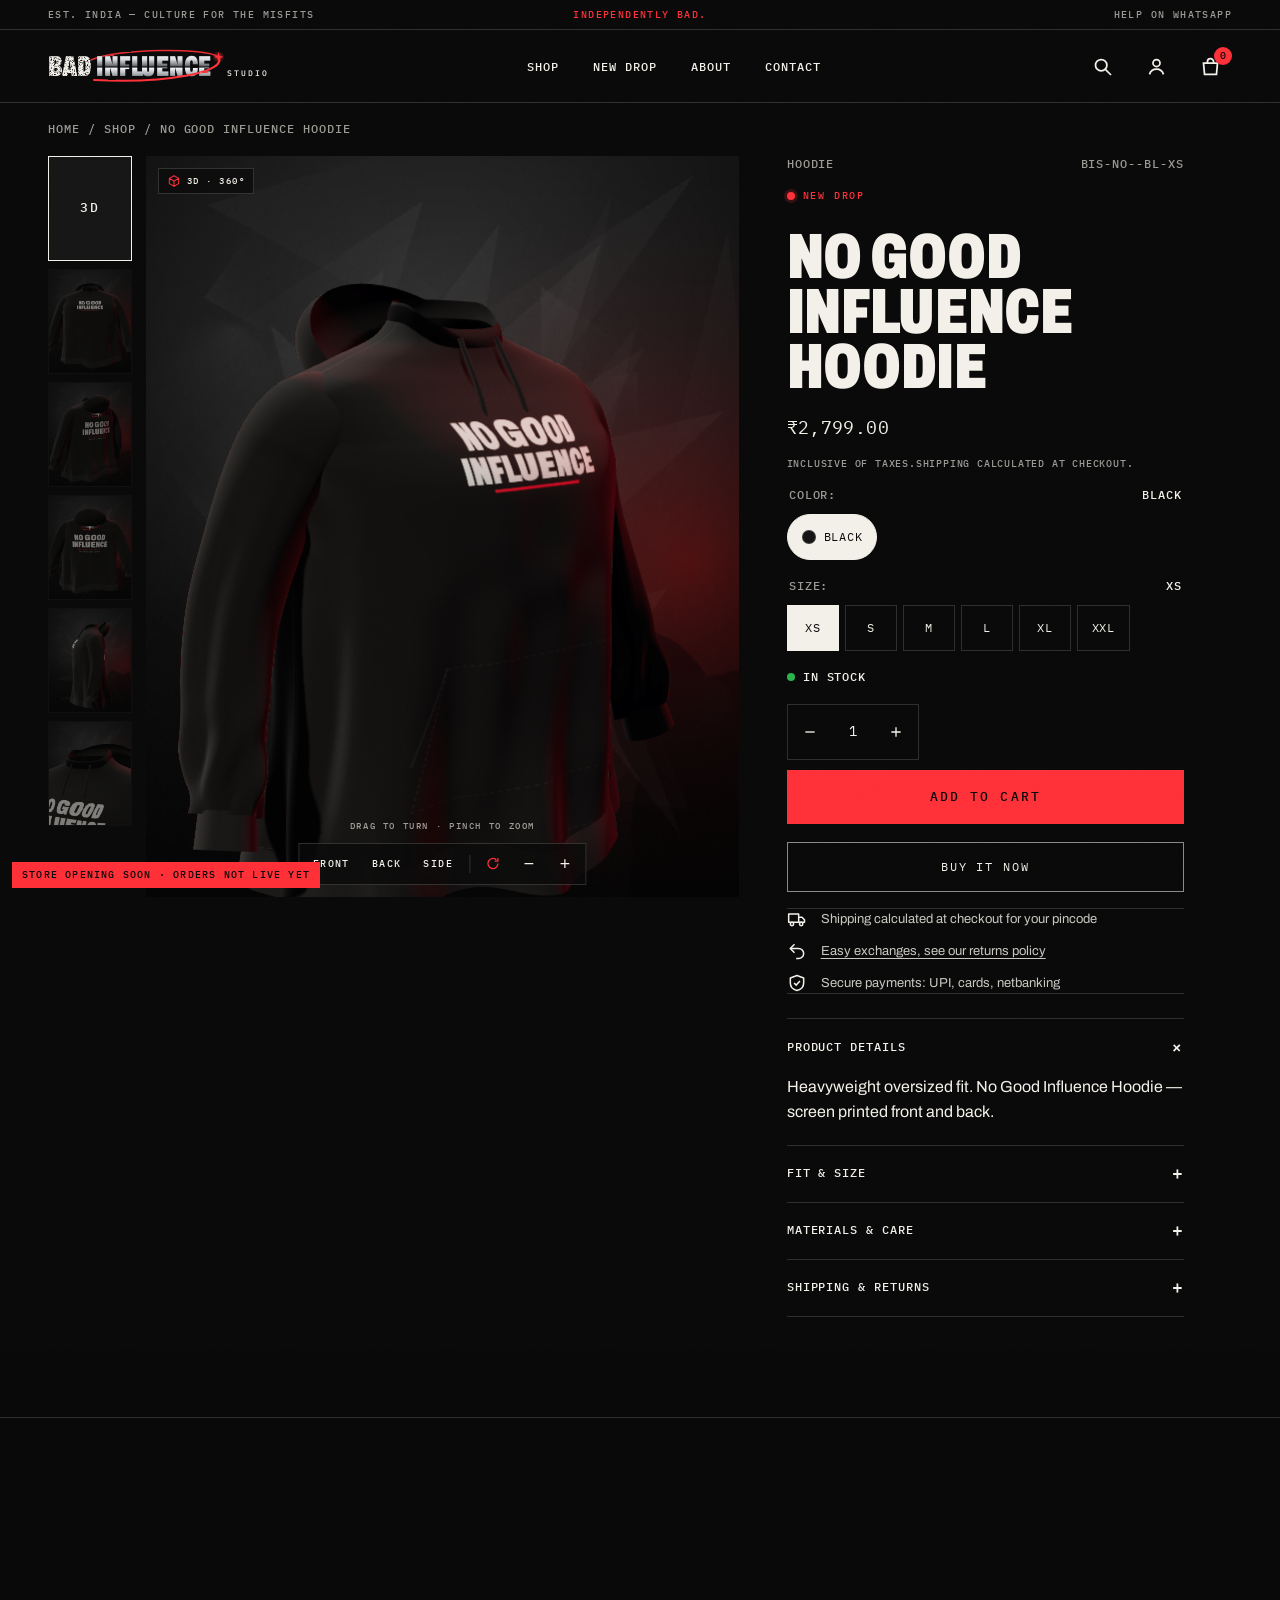
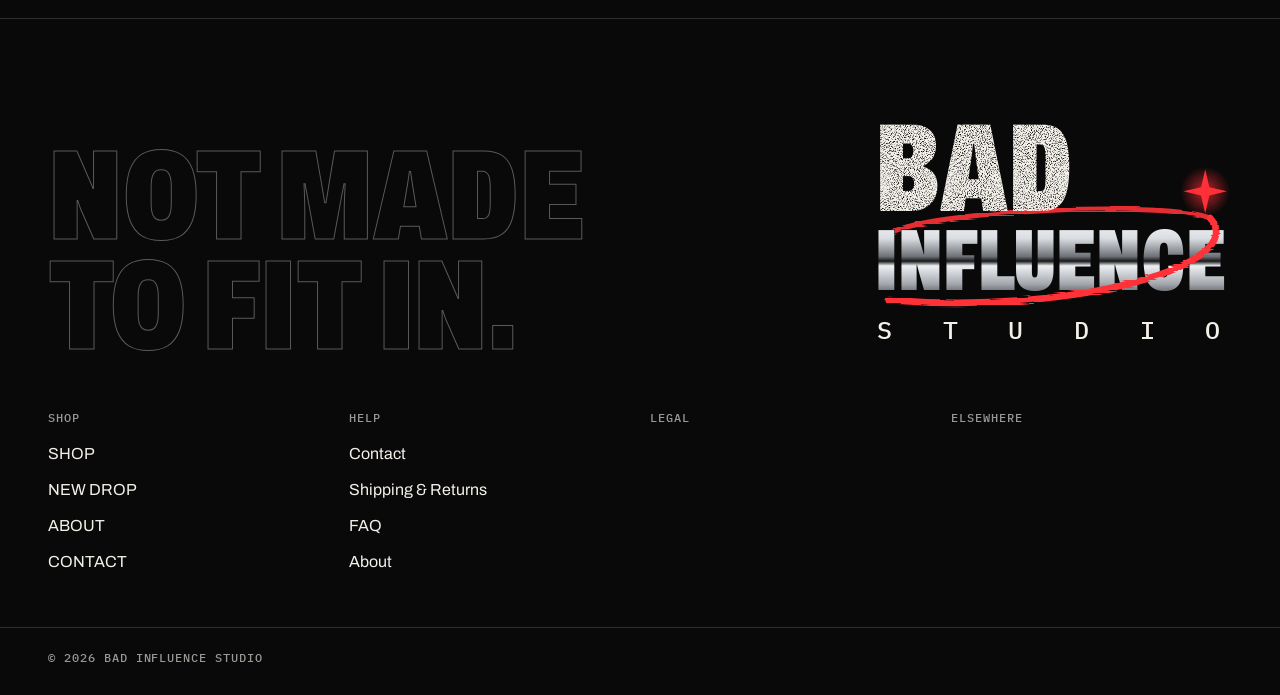
<file: bad-influence-studio-vercel/product-no-good-influence-hoodie.html>
<!doctype html>
<html class="no-js" lang="en">
  <head>
    <meta charset="utf-8">
    <meta http-equiv="X-UA-Compatible" content="IE=edge">
    <meta name="viewport" content="width=device-width,initial-scale=1,viewport-fit=cover">
    <meta name="theme-color" content="#090909">
    <link rel="canonical" href="/"><link rel="icon" type="image/svg+xml" href="./assets/favicon.svg"><link rel="preconnect" href="https://fonts.googleapis.com">
    <link rel="preconnect" href="https://fonts.gstatic.com" crossorigin>
    <link rel="stylesheet" href="https://fonts.googleapis.com/css2?family=Archivo:wdth,wght@62..125,300..900&family=IBM+Plex+Mono:wght@400;500&family=Mrs+Saint+Delafield&display=swap"><title>NO GOOD INFLUENCE HOODIE — BAD INFLUENCE STUDIO</title><meta name="description" content=""><meta property="og:site_name" content="BAD INFLUENCE STUDIO">
<meta property="og:url" content="/">
<meta property="og:title" content="NO GOOD INFLUENCE HOODIE">
<meta property="og:type" content="product">
<meta property="og:description" content="BAD INFLUENCE STUDIO"><meta property="og:price:amount" content="2,799.00">
  <meta property="og:price:currency" content="INR"><meta name="twitter:card" content="summary_large_image">
<meta name="twitter:title" content="NO GOOD INFLUENCE HOODIE">
<meta name="twitter:description" content="BAD INFLUENCE STUDIO">


    <link rel="stylesheet" href="./assets/theme.css">
    <style>
  :root {
    --ink: #090909;
    --paper: #F3F0E9;
    --concrete: #777777;
    --acid: #FF3038;
    --chrome: #C9CBCF;
    --ink-rgb: 9, 9, 9;
    --paper-rgb: 243, 240, 233;
    --acid-rgb: 255, 48, 56;
    --whatsapp-offset: 0px;
    --logo-w: 220px;
  }
</style>


    <script>
      document.documentElement.classList.replace('no-js', 'js');
      window.BIS = {
        routes: {
          root: "/",
          cart: "cart.html",
          cartAdd: "/cart/add",
          cartChange: "/cart/change",
          cartUpdate: "/cart/update",
          recommendations: "/recommendations/products"
        },
        moneyFormat: "₹{{amount}}",
        strings: {
          addToCart: "Add to cart",
          soldOut: "Sold out",
          unavailable: "Unavailable",
          adding: "Adding…",
          added: "Added",
          cartError: "Couldn't update your bag. Please try again."
        }
      };
    </script><script type="importmap">
      {
        "imports": {
          "three": "./assets/three.module.min.js",
          "three-bgu": "./assets/three-bgu.js",
          "three-gltf": "./assets/three-gltf-loader.js",
          "bis-3d": "./assets/bis-3d.js"
        }
      }
    </script>
    <script src="./assets/global.js" defer></script>
    <script type="module" src="./assets/bis-mockups.js"></script>

    
  <meta name="robots" content="noindex"><script src="assets/preview-shim.js"></script></head>

  <body class="template-product scheme-ink">
    <a class="skip-link" href="#MainContent">Skip to content</a>
    <div class="grain" aria-hidden="true"></div>

    <div id="shopify-section-template--announcement" class="shopify-section section-announce"><div class="announce mono" data-announce data-interval="4000"><p class="announce__side announce__side--left">EST. INDIA — CULTURE FOR THE MISFITS</p><ul class="announce__list" role="list" aria-label="Store announcements">
      <li class="announce__item is-active" ><span>INDEPENDENTLY BAD.</span></li><li class="announce__item" ><a href="/collections/all">NEW DROP — OUT NOW</a></li>
    </ul><p class="announce__side announce__side--right">HELP ON WHATSAPP</p></div>
</div><div id="shopify-section-template--header" class="shopify-section section-header"><header class="header" data-header>
  <div class="header__inner">
    <button type="button" class="header__menu-btn mono" aria-controls="MenuDrawer" aria-expanded="false" data-menu-open>
      <svg class="icon" viewBox="0 0 24 24" aria-hidden="true" focusable="false"><path d="M3 7h18M3 12h12M3 17h18" stroke="currentColor" stroke-width="2"/></svg><span class="visually-hidden">Menu</span>
    </button>

    <a href="/" class="header__logo">
      <svg class="logo logo--svg logo--horizontal" viewBox="0 0 610 96" role="img" aria-label="BAD INFLUENCE STUDIO">
      <title>BAD INFLUENCE STUDIO</title>
      <defs>
      <linearGradient id="lgChrome-hdr" x1="0" y1="0" x2="0" y2="1">
        <stop offset="0" stop-color="#ffffff"/><stop offset=".26" stop-color="#d9dce1"/><stop offset=".45" stop-color="#6e7177"/>
        <stop offset=".5" stop-color="#17181a"/><stop offset=".55" stop-color="#eef0f3"/><stop offset=".74" stop-color="#a5a9af"/>
        <stop offset=".9" stop-color="#3b3d41"/><stop offset="1" stop-color="#dfe2e6"/>
      </linearGradient>
      <filter id="lgRough-hdr" x="-5%" y="-5%" width="110%" height="110%">
        <feTurbulence type="fractalNoise" baseFrequency=".85" numOctaves="2" seed="3" result="n"/>
        <feColorMatrix in="n" type="matrix" values="0 0 0 0 0  0 0 0 0 0  0 0 0 0 0  0 0 0 -3.2 2.55" result="m"/>
        <feComposite in="SourceGraphic" in2="m" operator="in"/>
      </filter>
      <filter id="lgBrush-hdr" x="-10%" y="-40%" width="120%" height="180%">
        <feTurbulence type="fractalNoise" baseFrequency=".015 .9" numOctaves="2" seed="8" result="t"/>
        <feDisplacementMap in="SourceGraphic" in2="t" scale="5"/>
      </filter>
      <radialGradient id="lgGlow-hdr"><stop offset="0" stop-color="#FF3038" stop-opacity=".7"/><stop offset="1" stop-color="#FF3038" stop-opacity="0"/></radialGradient>
    </defs>
      <path d="M120 30 C 200 -2, 440 -4, 472 22" fill="none" stroke="#FF3038" stroke-width="4.5" stroke-linecap="round" opacity=".9" filter="url(#lgBrush-hdr)"/>
      <text x="0" y="76" font-family="Archivo, 'Arial Narrow', sans-serif" font-weight="900" font-size="80" style="font-stretch:62%" textLength="122" lengthAdjust="spacingAndGlyphs" fill="#F3F0E9" filter="url(#lgRough-hdr)">BAD</text>
      <text x="134" y="76" font-family="Archivo, 'Arial Narrow', sans-serif" font-weight="900" font-size="80" style="font-stretch:62%" textLength="318" lengthAdjust="spacingAndGlyphs" fill="url(#lgChrome-hdr)" stroke="#0b0b0c" stroke-width="1.2" paint-order="stroke">INFLUENCE</text>
      <path d="M472 22 C 500 64, 330 96, 128 86" fill="none" stroke="#FF3038" stroke-width="6" stroke-linecap="round" filter="url(#lgBrush-hdr)"/>
      <circle cx="473" cy="22" r="17" fill="url(#lgGlow-hdr)"/>
      <path d="M473 8 L476 19 L487 22 L476 25 L473 36 L470 25 L459 22 L470 19 Z" fill="#FF3038"/>
      <text x="496" y="76" font-family="'IBM Plex Mono', ui-monospace, monospace" font-weight="500" font-size="21" textLength="112" lengthAdjust="spacing" fill="#F3F0E9">STUDIO</text>
    </svg>
    </a>

    <nav class="header__nav" aria-label="Primary">
      <ul role="list"><li><a href="/collections/all" class="header__link mono">SHOP</a></li><li><a href="/collections/new-drop" class="header__link mono">NEW DROP</a></li><li><a href="/pages/about" class="header__link mono">ABOUT</a></li><li><a href="/pages/contact" class="header__link mono">CONTACT</a></li></ul>
    </nav>

    <div class="header__actions">
      <button type="button" class="header__action mono" aria-controls="SearchDialog" data-search-open>
        <svg class="icon" viewBox="0 0 24 24" aria-hidden="true" focusable="false"><circle cx="10.5" cy="10.5" r="6.5" fill="none" stroke="currentColor" stroke-width="2"/><path d="M15.5 15.5 21 21" stroke="currentColor" stroke-width="2" stroke-linecap="square"/></svg><span class="visually-hidden">Search</span>
      </button><a href="/account" class="header__action mono header__action--account">
          <svg class="icon" viewBox="0 0 24 24" aria-hidden="true" focusable="false"><circle cx="12" cy="8" r="4" fill="none" stroke="currentColor" stroke-width="2"/><path d="M4 21c1.2-4 4.2-6 8-6s6.8 2 8 6" fill="none" stroke="currentColor" stroke-width="2"/></svg><span class="visually-hidden">Log in</span>
        </a><a href="cart.html" class="header__action header__bag mono" data-cart-open aria-controls="CartDrawer">
        <svg class="icon" viewBox="0 0 24 24" aria-hidden="true" focusable="false"><path d="M4 8h16l-1.2 13H5.2z" fill="none" stroke="currentColor" stroke-width="2" stroke-linejoin="miter"/><path d="M8.5 8V6.5a3.5 3.5 0 0 1 7 0V8" fill="none" stroke="currentColor" stroke-width="2"/></svg>
        <span class="header__bag-count" data-cart-count aria-hidden="true">0</span>
        <span class="visually-hidden" data-cart-count-label>Bag, 0 items</span>
      </a>
    </div>
  </div>
</header>

<dialog class="menu-drawer scheme-ink" id="MenuDrawer" aria-label="Menu" data-menu-drawer>
  <div class="menu-drawer__top">
    <svg class="logo logo--svg logo--horizontal" viewBox="0 0 610 96" role="img" aria-label="BAD INFLUENCE STUDIO">
      <title>BAD INFLUENCE STUDIO</title>
      <defs>
      <linearGradient id="lgChrome-menu" x1="0" y1="0" x2="0" y2="1">
        <stop offset="0" stop-color="#ffffff"/><stop offset=".26" stop-color="#d9dce1"/><stop offset=".45" stop-color="#6e7177"/>
        <stop offset=".5" stop-color="#17181a"/><stop offset=".55" stop-color="#eef0f3"/><stop offset=".74" stop-color="#a5a9af"/>
        <stop offset=".9" stop-color="#3b3d41"/><stop offset="1" stop-color="#dfe2e6"/>
      </linearGradient>
      <filter id="lgRough-menu" x="-5%" y="-5%" width="110%" height="110%">
        <feTurbulence type="fractalNoise" baseFrequency=".85" numOctaves="2" seed="3" result="n"/>
        <feColorMatrix in="n" type="matrix" values="0 0 0 0 0  0 0 0 0 0  0 0 0 0 0  0 0 0 -3.2 2.55" result="m"/>
        <feComposite in="SourceGraphic" in2="m" operator="in"/>
      </filter>
      <filter id="lgBrush-menu" x="-10%" y="-40%" width="120%" height="180%">
        <feTurbulence type="fractalNoise" baseFrequency=".015 .9" numOctaves="2" seed="8" result="t"/>
        <feDisplacementMap in="SourceGraphic" in2="t" scale="5"/>
      </filter>
      <radialGradient id="lgGlow-menu"><stop offset="0" stop-color="#FF3038" stop-opacity=".7"/><stop offset="1" stop-color="#FF3038" stop-opacity="0"/></radialGradient>
    </defs>
      <path d="M120 30 C 200 -2, 440 -4, 472 22" fill="none" stroke="#FF3038" stroke-width="4.5" stroke-linecap="round" opacity=".9" filter="url(#lgBrush-menu)"/>
      <text x="0" y="76" font-family="Archivo, 'Arial Narrow', sans-serif" font-weight="900" font-size="80" style="font-stretch:62%" textLength="122" lengthAdjust="spacingAndGlyphs" fill="#F3F0E9" filter="url(#lgRough-menu)">BAD</text>
      <text x="134" y="76" font-family="Archivo, 'Arial Narrow', sans-serif" font-weight="900" font-size="80" style="font-stretch:62%" textLength="318" lengthAdjust="spacingAndGlyphs" fill="url(#lgChrome-menu)" stroke="#0b0b0c" stroke-width="1.2" paint-order="stroke">INFLUENCE</text>
      <path d="M472 22 C 500 64, 330 96, 128 86" fill="none" stroke="#FF3038" stroke-width="6" stroke-linecap="round" filter="url(#lgBrush-menu)"/>
      <circle cx="473" cy="22" r="17" fill="url(#lgGlow-menu)"/>
      <path d="M473 8 L476 19 L487 22 L476 25 L473 36 L470 25 L459 22 L470 19 Z" fill="#FF3038"/>
      <text x="496" y="76" font-family="'IBM Plex Mono', ui-monospace, monospace" font-weight="500" font-size="21" textLength="112" lengthAdjust="spacing" fill="#F3F0E9">STUDIO</text>
    </svg>
    <button type="button" class="icon-btn" data-dialog-close aria-label="Close menu"><svg class="icon" viewBox="0 0 24 24" aria-hidden="true" focusable="false"><path d="m5 5 14 14M19 5 5 19" stroke="currentColor" stroke-width="2"/></svg></button>
  </div>
  <nav aria-label="Mobile">
    <ol class="menu-drawer__list" role="list"><li>
          <a href="/collections/all" class="menu-drawer__link">
            <span class="menu-drawer__num mono">01</span>SHOP
          </a></li><li>
          <a href="/collections/new-drop" class="menu-drawer__link">
            <span class="menu-drawer__num mono">02</span>NEW DROP
          </a></li><li>
          <a href="/pages/about" class="menu-drawer__link">
            <span class="menu-drawer__num mono">03</span>ABOUT
          </a></li><li>
          <a href="/pages/contact" class="menu-drawer__link">
            <span class="menu-drawer__num mono">04</span>CONTACT
          </a></li></ol>
  </nav>
  <div class="menu-drawer__foot mono"><a href="/account">Log in</a><span class="menu-drawer__tag">Not made to fit in.</span>
  </div>
</dialog>

<dialog class="search-dialog scheme-ink" id="SearchDialog" aria-label="Search" data-search-dialog>
  <form action="/search" method="get" role="search" class="search-dialog__form">
    <label for="SearchInput" class="mono">Search the studio</label>
    <div class="search-dialog__row">
      <input id="SearchInput" type="search" name="q" value="" placeholder="Tees, hoodies, bad ideas…" autocomplete="off">
      <input type="hidden" name="type" value="product">
      <button type="submit" class="btn btn--light">Search</button>
    </div>
  </form>
  <button type="button" class="icon-btn search-dialog__close" data-dialog-close aria-label="Close search"><svg class="icon" viewBox="0 0 24 24" aria-hidden="true" focusable="false"><path d="m5 5 14 14M19 5 5 19" stroke="currentColor" stroke-width="2"/></svg></button>
</dialog>


</div><div id="shopify-section-template--main" class="shopify-section section-product"><section class="pdp scheme-ink" data-product-section data-section-id="template--main" data-product-handle="no-good-influence-hoodie" data-product-id="7003">
  <nav class="crumbs mono page-width" aria-label="Breadcrumb">
    <a href="/">Home</a><span aria-hidden="true">/</span><a href="shop.html">Shop</a><span aria-hidden="true">/</span><span aria-current="page">NO GOOD INFLUENCE HOODIE</span>
  </nav>

  <div class="pdp__grid">
    <div class="pdp__gallery" data-gallery>
      <ul class="pdp__media" role="list" data-gallery-track aria-label="Product media"><li class="pdp__slide pdp__slide--model" data-media-id="mock-0">
            <bis-tee3d class="tee3d pdp__viewer" data-tee3d="{&quot;garment&quot;:&quot;hoodie&quot;,&quot;color&quot;:&quot;#141414&quot;,&quot;colors&quot;:[{&quot;name&quot;:&quot;Black&quot;,&quot;hex&quot;:&quot;#141414&quot;}],&quot;print&quot;:&quot;NO GOOD|INFLUENCE&quot;,&quot;mannequin&quot;:&quot;none&quot;,&quot;view&quot;:&quot;front34&quot;,&quot;autoRotate&quot;:true,&quot;backdrop&quot;:true,&quot;title&quot;:&quot;NO GOOD INFLUENCE HOODIE&quot;,&quot;printFront&quot;:&quot;./assets/print-no-good-influence-front-light.png&quot;,&quot;printBack&quot;:&quot;./assets/print-no-good-influence-back-light.png&quot;,&quot;printFrontAlt&quot;:&quot;./assets/print-no-good-influence-front-dark.png&quot;,&quot;printBackAlt&quot;:&quot;./assets/print-no-good-influence-back-dark.png&quot;}" data-eager>
  <div class="tee3d__poster" aria-hidden="true"></div>
  <canvas class="tee3d__canvas" role="img" aria-label="Interactive 3D view of NO GOOD INFLUENCE HOODIE. Drag or use the arrow keys to turn it, plus and minus to zoom."></canvas>
  <span class="tee3d__loading mono" aria-hidden="true"><span class="tee3d__spinner"></span>Loading 3D</span>
  <span class="tee3d__badge mono" aria-hidden="true"><svg class="icon" viewBox="0 0 24 24" aria-hidden="true" focusable="false"><path d="M12 3 4 7.5v9L12 21l8-4.5v-9z M4 7.5 12 12l8-4.5 M12 12v9" fill="none" stroke="currentColor" stroke-width="1.8" stroke-linejoin="round"/></svg>3D · 360°</span>
  <span class="tee3d__hint mono" aria-hidden="true">Drag to turn · pinch to zoom</span>
  <p class="visually-hidden" role="status" aria-live="polite" data-tee3d-status></p><div class="tee3d__controls" role="toolbar" aria-label="3D view controls">
      <button type="button" class="tee3d__btn mono" data-tee3d-action="front">Front</button>
      <button type="button" class="tee3d__btn mono" data-tee3d-action="back">Back</button>
      <button type="button" class="tee3d__btn mono" data-tee3d-action="side">Side</button>
      <span class="tee3d__sep" aria-hidden="true"></span>
      <button type="button" class="tee3d__btn tee3d__btn--icon" data-tee3d-action="spin" aria-pressed="true" aria-label="Auto-rotate"><svg class="icon" viewBox="0 0 24 24" aria-hidden="true" focusable="false"><path d="M20 12a8 8 0 1 1-2.6-5.9" fill="none" stroke="currentColor" stroke-width="2"/><path d="M20 3v5h-5" fill="none" stroke="currentColor" stroke-width="2"/></svg></button>
      <button type="button" class="tee3d__btn tee3d__btn--icon" data-tee3d-action="zoom-out" aria-label="Zoom out"><svg class="icon" viewBox="0 0 24 24" aria-hidden="true" focusable="false"><path d="M5 12h14" stroke="currentColor" stroke-width="2"/></svg></button>
      <button type="button" class="tee3d__btn tee3d__btn--icon" data-tee3d-action="zoom-in" aria-label="Zoom in"><svg class="icon" viewBox="0 0 24 24" aria-hidden="true" focusable="false"><path d="M12 5v14M5 12h14" stroke="currentColor" stroke-width="2"/></svg></button>
    </div></bis-tee3d>
<script type="module" src="./assets/tee-3d.js"></script>

          </li><li class="pdp__slide" data-media-id="mock-1">
              <div class="mock-host pdp__mock"><img class="mock3d " data-mock3d="{&quot;type&quot;:&quot;Hoodie&quot;,&quot;title&quot;:&quot;NO GOOD INFLUENCE HOODIE&quot;,&quot;color&quot;:&quot;Black&quot;,&quot;print&quot;:&quot;NO GOOD|INFLUENCE&quot;,&quot;back&quot;:&quot;&quot;,&quot;view&quot;:&quot;front&quot;,&quot;mannequin&quot;:&quot;none&quot;,&quot;seed&quot;:24,&quot;printFront&quot;:&quot;./assets/print-no-good-influence-front-light.png&quot;,&quot;printBack&quot;:&quot;./assets/print-no-good-influence-back-light.png&quot;,&quot;printFrontAlt&quot;:&quot;./assets/print-no-good-influence-front-dark.png&quot;,&quot;printBackAlt&quot;:&quot;./assets/print-no-good-influence-back-dark.png&quot;}" src="[data-uri]" alt="NO GOOD INFLUENCE HOODIE — 3D mockup, front view" width="1000" height="1250" loading="lazy"><span class="mock-tag mono" aria-hidden="true">3D mockup</span></div>
            </li><li class="pdp__slide" data-media-id="mock-2">
              <div class="mock-host pdp__mock"><img class="mock3d " data-mock3d="{&quot;type&quot;:&quot;Hoodie&quot;,&quot;title&quot;:&quot;NO GOOD INFLUENCE HOODIE&quot;,&quot;color&quot;:&quot;Black&quot;,&quot;print&quot;:&quot;NO GOOD|INFLUENCE&quot;,&quot;back&quot;:&quot;&quot;,&quot;view&quot;:&quot;back34&quot;,&quot;mannequin&quot;:&quot;none&quot;,&quot;seed&quot;:24,&quot;printFront&quot;:&quot;./assets/print-no-good-influence-front-light.png&quot;,&quot;printBack&quot;:&quot;./assets/print-no-good-influence-back-light.png&quot;,&quot;printFrontAlt&quot;:&quot;./assets/print-no-good-influence-front-dark.png&quot;,&quot;printBackAlt&quot;:&quot;./assets/print-no-good-influence-back-dark.png&quot;}" src="[data-uri]" alt="NO GOOD INFLUENCE HOODIE — 3D mockup, back34 view" width="1000" height="1250" loading="lazy"><span class="mock-tag mono" aria-hidden="true">3D mockup</span></div>
            </li><li class="pdp__slide" data-media-id="mock-3">
              <div class="mock-host pdp__mock"><img class="mock3d " data-mock3d="{&quot;type&quot;:&quot;Hoodie&quot;,&quot;title&quot;:&quot;NO GOOD INFLUENCE HOODIE&quot;,&quot;color&quot;:&quot;Black&quot;,&quot;print&quot;:&quot;NO GOOD|INFLUENCE&quot;,&quot;back&quot;:&quot;&quot;,&quot;view&quot;:&quot;back&quot;,&quot;mannequin&quot;:&quot;none&quot;,&quot;seed&quot;:24,&quot;printFront&quot;:&quot;./assets/print-no-good-influence-front-light.png&quot;,&quot;printBack&quot;:&quot;./assets/print-no-good-influence-back-light.png&quot;,&quot;printFrontAlt&quot;:&quot;./assets/print-no-good-influence-front-dark.png&quot;,&quot;printBackAlt&quot;:&quot;./assets/print-no-good-influence-back-dark.png&quot;}" src="[data-uri]" alt="NO GOOD INFLUENCE HOODIE — 3D mockup, back view" width="1000" height="1250" loading="lazy"><span class="mock-tag mono" aria-hidden="true">3D mockup</span></div>
            </li><li class="pdp__slide" data-media-id="mock-4">
              <div class="mock-host pdp__mock"><img class="mock3d " data-mock3d="{&quot;type&quot;:&quot;Hoodie&quot;,&quot;title&quot;:&quot;NO GOOD INFLUENCE HOODIE&quot;,&quot;color&quot;:&quot;Black&quot;,&quot;print&quot;:&quot;NO GOOD|INFLUENCE&quot;,&quot;back&quot;:&quot;&quot;,&quot;view&quot;:&quot;side&quot;,&quot;mannequin&quot;:&quot;none&quot;,&quot;seed&quot;:24,&quot;printFront&quot;:&quot;./assets/print-no-good-influence-front-light.png&quot;,&quot;printBack&quot;:&quot;./assets/print-no-good-influence-back-light.png&quot;,&quot;printFrontAlt&quot;:&quot;./assets/print-no-good-influence-front-dark.png&quot;,&quot;printBackAlt&quot;:&quot;./assets/print-no-good-influence-back-dark.png&quot;}" src="[data-uri]" alt="NO GOOD INFLUENCE HOODIE — 3D mockup, side view" width="1000" height="1250" loading="lazy"><span class="mock-tag mono" aria-hidden="true">3D mockup</span></div>
            </li><li class="pdp__slide" data-media-id="mock-5">
              <div class="mock-host pdp__mock"><img class="mock3d " data-mock3d="{&quot;type&quot;:&quot;Hoodie&quot;,&quot;title&quot;:&quot;NO GOOD INFLUENCE HOODIE&quot;,&quot;color&quot;:&quot;Black&quot;,&quot;print&quot;:&quot;NO GOOD|INFLUENCE&quot;,&quot;back&quot;:&quot;&quot;,&quot;view&quot;:&quot;collar&quot;,&quot;mannequin&quot;:&quot;none&quot;,&quot;seed&quot;:24,&quot;printFront&quot;:&quot;./assets/print-no-good-influence-front-light.png&quot;,&quot;printBack&quot;:&quot;./assets/print-no-good-influence-back-light.png&quot;,&quot;printFrontAlt&quot;:&quot;./assets/print-no-good-influence-front-dark.png&quot;,&quot;printBackAlt&quot;:&quot;./assets/print-no-good-influence-back-dark.png&quot;}" src="[data-uri]" alt="NO GOOD INFLUENCE HOODIE — 3D mockup, collar view" width="1000" height="1250" loading="lazy"><span class="mock-tag mono" aria-hidden="true">3D mockup</span></div>
            </li></ul><p class="pdp__counter mono" aria-hidden="true"><span data-gallery-index>1</span> / 6</p>
        <ul class="pdp__thumbs" role="list" aria-label="Choose view">
          <li><button type="button" class="pdp__thumb pdp__thumb--3d is-active" data-thumb="mock-0" aria-label="Show interactive 3D mockup" aria-current="true"><span class="mono">3D</span></button></li><li><button type="button" class="pdp__thumb" data-thumb="mock-1" aria-label="Show front view"><img class="mock3d mock3d--mirror " data-mock3d-mirror="{&quot;type&quot;:&quot;Hoodie&quot;,&quot;title&quot;:&quot;NO GOOD INFLUENCE HOODIE&quot;,&quot;color&quot;:&quot;Black&quot;,&quot;print&quot;:&quot;NO GOOD|INFLUENCE&quot;,&quot;back&quot;:&quot;&quot;,&quot;view&quot;:&quot;front&quot;,&quot;mannequin&quot;:&quot;none&quot;,&quot;seed&quot;:24,&quot;printFront&quot;:&quot;./assets/print-no-good-influence-front-light.png&quot;,&quot;printBack&quot;:&quot;./assets/print-no-good-influence-back-light.png&quot;,&quot;printFrontAlt&quot;:&quot;./assets/print-no-good-influence-front-dark.png&quot;,&quot;printBackAlt&quot;:&quot;./assets/print-no-good-influence-back-dark.png&quot;}" src="[data-uri]" alt="" width="160" height="200"></button></li><li><button type="button" class="pdp__thumb" data-thumb="mock-2" aria-label="Show back34 view"><img class="mock3d mock3d--mirror " data-mock3d-mirror="{&quot;type&quot;:&quot;Hoodie&quot;,&quot;title&quot;:&quot;NO GOOD INFLUENCE HOODIE&quot;,&quot;color&quot;:&quot;Black&quot;,&quot;print&quot;:&quot;NO GOOD|INFLUENCE&quot;,&quot;back&quot;:&quot;&quot;,&quot;view&quot;:&quot;back34&quot;,&quot;mannequin&quot;:&quot;none&quot;,&quot;seed&quot;:24,&quot;printFront&quot;:&quot;./assets/print-no-good-influence-front-light.png&quot;,&quot;printBack&quot;:&quot;./assets/print-no-good-influence-back-light.png&quot;,&quot;printFrontAlt&quot;:&quot;./assets/print-no-good-influence-front-dark.png&quot;,&quot;printBackAlt&quot;:&quot;./assets/print-no-good-influence-back-dark.png&quot;}" src="[data-uri]" alt="" width="160" height="200"></button></li><li><button type="button" class="pdp__thumb" data-thumb="mock-3" aria-label="Show back view"><img class="mock3d mock3d--mirror " data-mock3d-mirror="{&quot;type&quot;:&quot;Hoodie&quot;,&quot;title&quot;:&quot;NO GOOD INFLUENCE HOODIE&quot;,&quot;color&quot;:&quot;Black&quot;,&quot;print&quot;:&quot;NO GOOD|INFLUENCE&quot;,&quot;back&quot;:&quot;&quot;,&quot;view&quot;:&quot;back&quot;,&quot;mannequin&quot;:&quot;none&quot;,&quot;seed&quot;:24,&quot;printFront&quot;:&quot;./assets/print-no-good-influence-front-light.png&quot;,&quot;printBack&quot;:&quot;./assets/print-no-good-influence-back-light.png&quot;,&quot;printFrontAlt&quot;:&quot;./assets/print-no-good-influence-front-dark.png&quot;,&quot;printBackAlt&quot;:&quot;./assets/print-no-good-influence-back-dark.png&quot;}" src="[data-uri]" alt="" width="160" height="200"></button></li><li><button type="button" class="pdp__thumb" data-thumb="mock-4" aria-label="Show side view"><img class="mock3d mock3d--mirror " data-mock3d-mirror="{&quot;type&quot;:&quot;Hoodie&quot;,&quot;title&quot;:&quot;NO GOOD INFLUENCE HOODIE&quot;,&quot;color&quot;:&quot;Black&quot;,&quot;print&quot;:&quot;NO GOOD|INFLUENCE&quot;,&quot;back&quot;:&quot;&quot;,&quot;view&quot;:&quot;side&quot;,&quot;mannequin&quot;:&quot;none&quot;,&quot;seed&quot;:24,&quot;printFront&quot;:&quot;./assets/print-no-good-influence-front-light.png&quot;,&quot;printBack&quot;:&quot;./assets/print-no-good-influence-back-light.png&quot;,&quot;printFrontAlt&quot;:&quot;./assets/print-no-good-influence-front-dark.png&quot;,&quot;printBackAlt&quot;:&quot;./assets/print-no-good-influence-back-dark.png&quot;}" src="[data-uri]" alt="" width="160" height="200"></button></li><li><button type="button" class="pdp__thumb" data-thumb="mock-5" aria-label="Show collar view"><img class="mock3d mock3d--mirror " data-mock3d-mirror="{&quot;type&quot;:&quot;Hoodie&quot;,&quot;title&quot;:&quot;NO GOOD INFLUENCE HOODIE&quot;,&quot;color&quot;:&quot;Black&quot;,&quot;print&quot;:&quot;NO GOOD|INFLUENCE&quot;,&quot;back&quot;:&quot;&quot;,&quot;view&quot;:&quot;collar&quot;,&quot;mannequin&quot;:&quot;none&quot;,&quot;seed&quot;:24,&quot;printFront&quot;:&quot;./assets/print-no-good-influence-front-light.png&quot;,&quot;printBack&quot;:&quot;./assets/print-no-good-influence-back-light.png&quot;,&quot;printFrontAlt&quot;:&quot;./assets/print-no-good-influence-front-dark.png&quot;,&quot;printBackAlt&quot;:&quot;./assets/print-no-good-influence-back-dark.png&quot;}" src="[data-uri]" alt="" width="160" height="200"></button></li></ul></div>

    <div class="pdp__info">
      <div class="pdp__sticky">
        <p class="pdp__meta mono">
          <span>Hoodie</span>
          <span data-variant-sku>BIS-NO--BL-XS</span>
        </p><p class="pdp__badge mono"><span class="dot dot--acid"></span>New drop</p><h1 class="pdp__title display">NO GOOD INFLUENCE HOODIE</h1>

        <div class="pdp__price-row">
          <div class="pdp__price" data-variant-price>
            <div class="price" data-price>
  <span class="visually-hidden">Price</span>
  <span class="price__current" data-price-current>₹2,799.00</span><s class="price__compare" data-price-compare hidden></s></div>
          </div></div>
        <p class="pdp__tax mono">Inclusive of taxes.Shipping calculated at checkout.
        </p><form method="post" action="/cart/add" id="ProductForm-template--main" class="pdp__form" novalidate="novalidate" data-product-form=""><input type="hidden" name="id" value="4001" data-variant-id><div class="picker" data-variant-picker><fieldset class="picker__group" data-option-index="0">
                  <legend class="picker__legend mono">
                    Color: <span data-option-selected>Black</span></legend>
                  <div class="picker__values"><input type="radio" class="picker__radio visually-hidden" id="Opt-template--main-0-0" name="option-0" value="Black" checked>
                      <label for="Opt-template--main-0-0" class="chip chip--swatch" data-option-value="Black"><span class="chip__dot" style="background: #141414"></span>Black
                      </label></div>
                </fieldset><fieldset class="picker__group" data-option-index="1">
                  <legend class="picker__legend mono">
                    Size: <span data-option-selected>XS</span></legend>
                  <div class="picker__values"><input type="radio" class="picker__radio visually-hidden" id="Opt-template--main-1-0" name="option-1" value="XS" checked>
                      <label for="Opt-template--main-1-0" class="chip" data-option-value="XS">XS
                      </label><input type="radio" class="picker__radio visually-hidden" id="Opt-template--main-1-1" name="option-1" value="S">
                      <label for="Opt-template--main-1-1" class="chip" data-option-value="S">S
                      </label><input type="radio" class="picker__radio visually-hidden" id="Opt-template--main-1-2" name="option-1" value="M">
                      <label for="Opt-template--main-1-2" class="chip" data-option-value="M">M
                      </label><input type="radio" class="picker__radio visually-hidden" id="Opt-template--main-1-3" name="option-1" value="L">
                      <label for="Opt-template--main-1-3" class="chip" data-option-value="L">L
                      </label><input type="radio" class="picker__radio visually-hidden" id="Opt-template--main-1-4" name="option-1" value="XL">
                      <label for="Opt-template--main-1-4" class="chip" data-option-value="XL">XL
                      </label><input type="radio" class="picker__radio visually-hidden" id="Opt-template--main-1-5" name="option-1" value="XXL">
                      <label for="Opt-template--main-1-5" class="chip" data-option-value="XXL">XXL
                      </label></div>
                </fieldset></div><p class="pdp__stock mono" data-stock aria-live="polite"><span class="dot dot--ok"></span>In stock</p>

          <div class="pdp__buy">
            <div class="qty" data-qty>
              <button type="button" class="qty__btn" data-qty-minus aria-label="Decrease quantity"><svg class="icon" viewBox="0 0 24 24" aria-hidden="true" focusable="false"><path d="M5 12h14" stroke="currentColor" stroke-width="2"/></svg></button>
              <label for="Qty-template--main" class="visually-hidden">Quantity</label>
              <input id="Qty-template--main" class="qty__input" type="number" name="quantity" value="1" min="1" inputmode="numeric">
              <button type="button" class="qty__btn" data-qty-plus aria-label="Increase quantity"><svg class="icon" viewBox="0 0 24 24" aria-hidden="true" focusable="false"><path d="M12 5v14M5 12h14" stroke="currentColor" stroke-width="2"/></svg></button>
            </div>
            <button type="submit" name="add" class="btn btn--acid btn--block pdp__add" data-add-button >
              <span data-add-label>Add to cart</span>
            </button>
          </div>
          <p class="form-error mono" role="alert" data-form-error hidden></p><div class="pdp__dynamic"><button type="button" class="shopify-payment-button__button shopify-payment-button__button--unbranded">Buy it now</button></div></form><ul class="pdp__trust" role="list"><li><svg class="icon" viewBox="0 0 24 24" aria-hidden="true" focusable="false"><path d="M2 6h12v10H2zM14 10h4l3 3v3h-7z" fill="none" stroke="currentColor" stroke-width="1.8" stroke-linejoin="round"/><circle cx="6" cy="18" r="2" fill="none" stroke="currentColor" stroke-width="1.8"/><circle cx="17" cy="18" r="2" fill="none" stroke="currentColor" stroke-width="1.8"/></svg><span>Shipping calculated at checkout for your pincode</span></li><li><svg class="icon" viewBox="0 0 24 24" aria-hidden="true" focusable="false"><path d="M9 14 4 9l5-5" fill="none" stroke="currentColor" stroke-width="1.8"/><path d="M4 9h10a6 6 0 0 1 0 12h-3" fill="none" stroke="currentColor" stroke-width="1.8"/></svg><span><a href="/policies/refund-policy">Easy exchanges, see our returns policy</a></span></li><li><svg class="icon" viewBox="0 0 24 24" aria-hidden="true" focusable="false"><path d="M12 3 4 6v6c0 5 3.5 8 8 9 4.5-1 8-4 8-9V6z" fill="none" stroke="currentColor" stroke-width="1.8" stroke-linejoin="round"/><path d="m8.5 12 2.5 2.5 4.5-5" fill="none" stroke="currentColor" stroke-width="1.8"/></svg><span>Secure payments: UPI, cards, netbanking</span></li></ul>

        <div class="pdp__acc"><details class="acc" open>
              <summary class="acc__sum mono">Product details</summary>
              <div class="acc__body rte"><p>Heavyweight oversized fit. No Good Influence Hoodie — screen printed front and back. </p></div>
            </details><details class="acc">
              <summary class="acc__sum mono">Fit &amp; size</summary>
              <div class="acc__body">
                <dl class="spec mono"><div><dt>Fit</dt><dd>Oversized, drop shoulder</dd></div><div><dt>Model</dt><dd>Model is 6'0" wearing L</dd></div></dl></div>
            </details><details class="acc">
              <summary class="acc__sum mono">Materials &amp; care</summary>
              <div class="acc__body">
                <dl class="spec mono"><div><dt>Fabric</dt><dd>100% cotton, bio-washed</dd></div><div><dt>Weight</dt><dd>240 GSM</dd></div></dl><div class="rte">Cold wash inside out. Do not iron on print.</div></div>
            </details><details class="acc">
            <summary class="acc__sum mono">Shipping &amp; returns</summary>
            <div class="acc__body rte">
              <p>Shipping charges and delivery estimates are calculated at checkout for your pincode.</p>
              <p class="acc__links"><a href="/policies/shipping-policy">Shipping policy</a><a href="/policies/refund-policy">Returns &amp; refunds</a></p>
            </div>
          </details>
        </div>


      </div>
    </div>
  </div><div class="buybar scheme-ink" data-buybar aria-hidden="true">
    <div class="buybar__info">
      <span class="buybar__title">NO GOOD INFLUENCE HOODIE</span>
      <span class="buybar__price mono" data-buybar-price>₹2,799.00</span>
    </div>
    <button type="submit" form="ProductForm-template--main" class="btn btn--acid btn--sm" data-buybar-button tabindex="-1" >
      <span data-add-label>Add to cart</span>
    </button>
  </div><script type="application/json" data-product-json>{"id": 7003, "handle": "no-good-influence-hoodie", "title": "NO GOOD INFLUENCE HOODIE", "type": "Hoodie", "vendor": "BAD INFLUENCE STUDIO", "url": "/products/no-good-influence-hoodie", "price": 279900, "price_min": 279900, "price_max": 279900, "price_varies": false, "compare_at_price": null, "compare_at_price_max": 0, "compare_at_price_min": 0, "available": true, "variants": [{"id": 4001, "title": "Black / XS", "price": 279900, "compare_at_price": null, "available": true, "option1": "Black", "option2": "XS", "options": ["Black", "XS"], "sku": "BIS-NO--BL-XS", "url": "/products/no-good-influence-hoodie?variant=4001", "inventory_management": "shopify", "inventory_policy": "deny", "inventory_quantity": 12, "featured_media": null, "unit_price_measurement": null, "requires_selling_plan": false, "selected": false}, {"id": 4002, "title": "Black / S", "price": 279900, "compare_at_price": null, "available": true, "option1": "Black", "option2": "S", "options": ["Black", "S"], "sku": "BIS-NO--BL-S", "url": "/products/no-good-influence-hoodie?variant=4002", "inventory_management": "shopify", "inventory_policy": "deny", "inventory_quantity": 12, "featured_media": null, "unit_price_measurement": null, "requires_selling_plan": false, "selected": false}, {"id": 4003, "title": "Black / M", "price": 279900, "compare_at_price": null, "available": true, "option1": "Black", "option2": "M", "options": ["Black", "M"], "sku": "BIS-NO--BL-M", "url": "/products/no-good-influence-hoodie?variant=4003", "inventory_management": "shopify", "inventory_policy": "deny", "inventory_quantity": 12, "featured_media": null, "unit_price_measurement": null, "requires_selling_plan": false, "selected": false}, {"id": 4004, "title": "Black / L", "price": 279900, "compare_at_price": null, "available": true, "option1": "Black", "option2": "L", "options": ["Black", "L"], "sku": "BIS-NO--BL-L", "url": "/products/no-good-influence-hoodie?variant=4004", "inventory_management": "shopify", "inventory_policy": "deny", "inventory_quantity": 12, "featured_media": null, "unit_price_measurement": null, "requires_selling_plan": false, "selected": false}, {"id": 4005, "title": "Black / XL", "price": 279900, "compare_at_price": null, "available": true, "option1": "Black", "option2": "XL", "options": ["Black", "XL"], "sku": "BIS-NO--BL-XL", "url": "/products/no-good-influence-hoodie?variant=4005", "inventory_management": "shopify", "inventory_policy": "deny", "inventory_quantity": 12, "featured_media": null, "unit_price_measurement": null, "requires_selling_plan": false, "selected": false}, {"id": 4006, "title": "Black / XXL", "price": 279900, "compare_at_price": null, "available": true, "option1": "Black", "option2": "XXL", "options": ["Black", "XXL"], "sku": "BIS-NO--BL-XXL", "url": "/products/no-good-influence-hoodie?variant=4006", "inventory_management": "shopify", "inventory_policy": "deny", "inventory_quantity": 12, "featured_media": null, "unit_price_measurement": null, "requires_selling_plan": false, "selected": false}], "selected_or_first_available_variant": {"id": 4001, "title": "Black / XS", "price": 279900, "compare_at_price": null, "available": true, "option1": "Black", "option2": "XS", "options": ["Black", "XS"], "sku": "BIS-NO--BL-XS", "url": "/products/no-good-influence-hoodie?variant=4001", "inventory_management": "shopify", "inventory_policy": "deny", "inventory_quantity": 12, "featured_media": null, "unit_price_measurement": null, "requires_selling_plan": false, "selected": false}, "first_available_variant": {"id": 4001, "title": "Black / XS", "price": 279900, "compare_at_price": null, "available": true, "option1": "Black", "option2": "XS", "options": ["Black", "XS"], "sku": "BIS-NO--BL-XS", "url": "/products/no-good-influence-hoodie?variant=4001", "inventory_management": "shopify", "inventory_policy": "deny", "inventory_quantity": 12, "featured_media": null, "unit_price_measurement": null, "requires_selling_plan": false, "selected": false}, "selected_variant": null, "has_only_default_variant": false, "options": ["Color", "Size"], "options_with_values": [{"name": "Color", "position": 1, "values": [{"swatch": {"color": "#141414"}, "available": true, "name": "Black"}], "selected_value": "Black"}, {"name": "Size", "position": 2, "values": [{"swatch": null, "available": true, "name": "XS"}, {"swatch": null, "available": true, "name": "S"}, {"swatch": null, "available": true, "name": "M"}, {"swatch": null, "available": true, "name": "L"}, {"swatch": null, "available": true, "name": "XL"}, {"swatch": null, "available": true, "name": "XXL"}], "selected_value": "XS"}], "media": [], "images": [], "featured_media": null, "featured_image": null, "tags": ["new-drop"], "description": "<p>Heavyweight oversized fit. No Good Influence Hoodie — screen printed front and back. <\/p>", "metafields": {"custom": {"fabric": "100% cotton, bio-washed", "gsm": 240, "fit": "Oversized, drop shoulder", "model_info": "Model is 6'0\" wearing L", "care": "Cold wash inside out. Do not iron on print.", "mock_print": {"value": "NO GOOD|INFLUENCE"}}, "reviews": {"rating": {"value": ""}, "rating_count": ""}}, "requires_selling_plan": false, "selling_plan_groups": [], "gift_card?": false, "created_at": "2026-10-01", "quantity_price_breaks_configured?": false}</script><script type="application/ld+json"></script>
</section>


</div><div id="shopify-section-template--related" class="shopify-section section-related"><section class="rail scheme-ink" data-recommendations
  data-url="/recommendations/products?section_id=template--related&product_id=7003&limit=4&intent=related"></section>


</div><div id="shopify-section-template--recent" class="shopify-section section-recent"><section class="rail scheme-ink" data-recently-viewed data-limit="4" data-current="no-good-influence-hoodie" hidden>
  <div class="page-width">
    <h2 class="rail__title display">YOU WERE LOOKING</h2>
    <ul class="rail__list" role="list" data-recent-list data-drag-scroll></ul>
  </div>
</section>


</div>
    </main>

    <div id="shopify-section-template--footer" class="shopify-section section-footer"><footer class="footer scheme-ink">
  <div class="footer__signoff">
    <p class="footer__big display" aria-hidden="true">Not made to fit in.</p>
    <div class="footer__mark"><svg class="logo logo--svg logo--stacked" viewBox="0 0 430 300" role="img" aria-label="BAD INFLUENCE STUDIO">
      <title>BAD INFLUENCE STUDIO</title>
      <defs>
      <linearGradient id="lgChrome-ftr" x1="0" y1="0" x2="0" y2="1">
        <stop offset="0" stop-color="#ffffff"/><stop offset=".26" stop-color="#d9dce1"/><stop offset=".45" stop-color="#6e7177"/>
        <stop offset=".5" stop-color="#17181a"/><stop offset=".55" stop-color="#eef0f3"/><stop offset=".74" stop-color="#a5a9af"/>
        <stop offset=".9" stop-color="#3b3d41"/><stop offset="1" stop-color="#dfe2e6"/>
      </linearGradient>
      <filter id="lgRough-ftr" x="-5%" y="-5%" width="110%" height="110%">
        <feTurbulence type="fractalNoise" baseFrequency=".85" numOctaves="2" seed="3" result="n"/>
        <feColorMatrix in="n" type="matrix" values="0 0 0 0 0  0 0 0 0 0  0 0 0 0 0  0 0 0 -3.2 2.55" result="m"/>
        <feComposite in="SourceGraphic" in2="m" operator="in"/>
      </filter>
      <filter id="lgBrush-ftr" x="-10%" y="-40%" width="120%" height="180%">
        <feTurbulence type="fractalNoise" baseFrequency=".015 .9" numOctaves="2" seed="8" result="t"/>
        <feDisplacementMap in="SourceGraphic" in2="t" scale="5"/>
      </filter>
      <radialGradient id="lgGlow-ftr"><stop offset="0" stop-color="#FF3038" stop-opacity=".7"/><stop offset="1" stop-color="#FF3038" stop-opacity="0"/></radialGradient>
    </defs>
      <path d="M14 150 C 60 116, 360 108, 404 128" fill="none" stroke="#FF3038" stroke-width="6" stroke-linecap="round" opacity=".9" filter="url(#lgBrush-ftr)"/>
      <text x="4" y="120" font-family="Archivo, 'Arial Narrow', sans-serif" font-weight="900" font-size="150" style="font-stretch:62%" textLength="236" lengthAdjust="spacingAndGlyphs" fill="#F3F0E9" filter="url(#lgRough-ftr)">BAD</text>
      <text x="4" y="214" font-family="Archivo, 'Arial Narrow', sans-serif" font-weight="900" font-size="104" style="font-stretch:62%" textLength="418" lengthAdjust="spacingAndGlyphs" fill="url(#lgChrome-ftr)" stroke="#0b0b0c" stroke-width="1.6" paint-order="stroke">INFLUENCE</text>
      <path d="M404 128 C 452 182, 250 244, 20 226" fill="none" stroke="#FF3038" stroke-width="8" stroke-linecap="round" filter="url(#lgBrush-ftr)"/>
      <circle cx="398" cy="96" r="30" fill="url(#lgGlow-ftr)"/>
      <path d="M398 70 L403 91 L424 96 L403 101 L398 122 L393 101 L372 96 L393 91 Z" fill="#FF3038"/>
      <text x="6" y="272" font-family="'IBM Plex Mono', ui-monospace, monospace" font-weight="500" font-size="30" textLength="410" lengthAdjust="spacing" fill="#F3F0E9">STUDIO</text>
    </svg></div>
  </div>

  <div class="footer__grid">
    <nav class="footer__col" aria-label="Footer shop">
      <h2 class="footer__h mono">Shop</h2>
      <ul role="list"><li><a href="/collections/all">SHOP</a></li><li><a href="/collections/new-drop">NEW DROP</a></li><li><a href="/pages/about">ABOUT</a></li><li><a href="/pages/contact">CONTACT</a></li></ul>
    </nav>

    <nav class="footer__col" aria-label="Footer help">
      <h2 class="footer__h mono">Help</h2>
      <ul role="list"><li><a href="/pages/contact">Contact</a></li><li><a href="/pages/shipping-returns">Shipping &amp; Returns</a></li><li><a href="/pages/faq">FAQ</a></li><li><a href="/pages/about">About</a></li></ul>
    </nav>

    <nav class="footer__col" aria-label="Policies">
      <h2 class="footer__h mono">Legal</h2>
      <ul role="list"></ul>
    </nav>

    <div class="footer__col">
      <h2 class="footer__h mono">Elsewhere</h2>
      <ul role="list"></ul></div>
  </div>

  <div class="viewcount" data-viewcount hidden aria-live="polite">
    <span class="viewcount__live"><i aria-hidden="true"></i>Live</span>
    <span class="viewcount__num" data-viewcount-num>000,000</span>
    <span class="viewcount__text"><b>people badly influenced so far</b><span data-viewcount-you>and counting. live.</span></span>
  </div>
  <div class="footer__bottom mono">
    <span>© 2026 BAD INFLUENCE STUDIO</span><ul class="footer__pay" role="list" aria-label="Accepted payment methods"><li></li><li></li><li></li><li></li></ul><span></span>
  </div>
</footer>


</div><div id="shopify-section-template--cart-drawer" class="shopify-section "><dialog class="drawer scheme-ink" id="CartDrawer" aria-labelledby="CartDrawerTitle" data-cart-drawer>
  <div class="drawer__inner" data-cart-drawer-inner>
    <div class="drawer__head">
      <h2 id="CartDrawerTitle" class="drawer__title display">Your cart <sup class="mono">(0)</sup></h2>
      <button type="button" class="icon-btn" data-dialog-close aria-label="Close cart"><svg class="icon" viewBox="0 0 24 24" aria-hidden="true" focusable="false"><path d="m5 5 14 14M19 5 5 19" stroke="currentColor" stroke-width="2"/></svg></button>
    </div><div class="drawer__error mono" role="alert" data-cart-error hidden></div><div class="drawer__empty">
        <p class="display">Nothing here.<br>Yet.</p>
        <a href="shop.html" class="btn btn--dark">Shop the drop <svg class="icon icon--arrow" viewBox="0 0 24 24" aria-hidden="true" focusable="false"><path d="M4 12h15M13 6l6 6-6 6" fill="none" stroke="currentColor" stroke-width="2"/></svg></a>
      </div></div>
</dialog>


</div>

    <div class="toast" role="status" aria-live="polite" hidden></div>
  <script src="./assets/view-counter.js" defer></script>
</body>
</html>
</file>
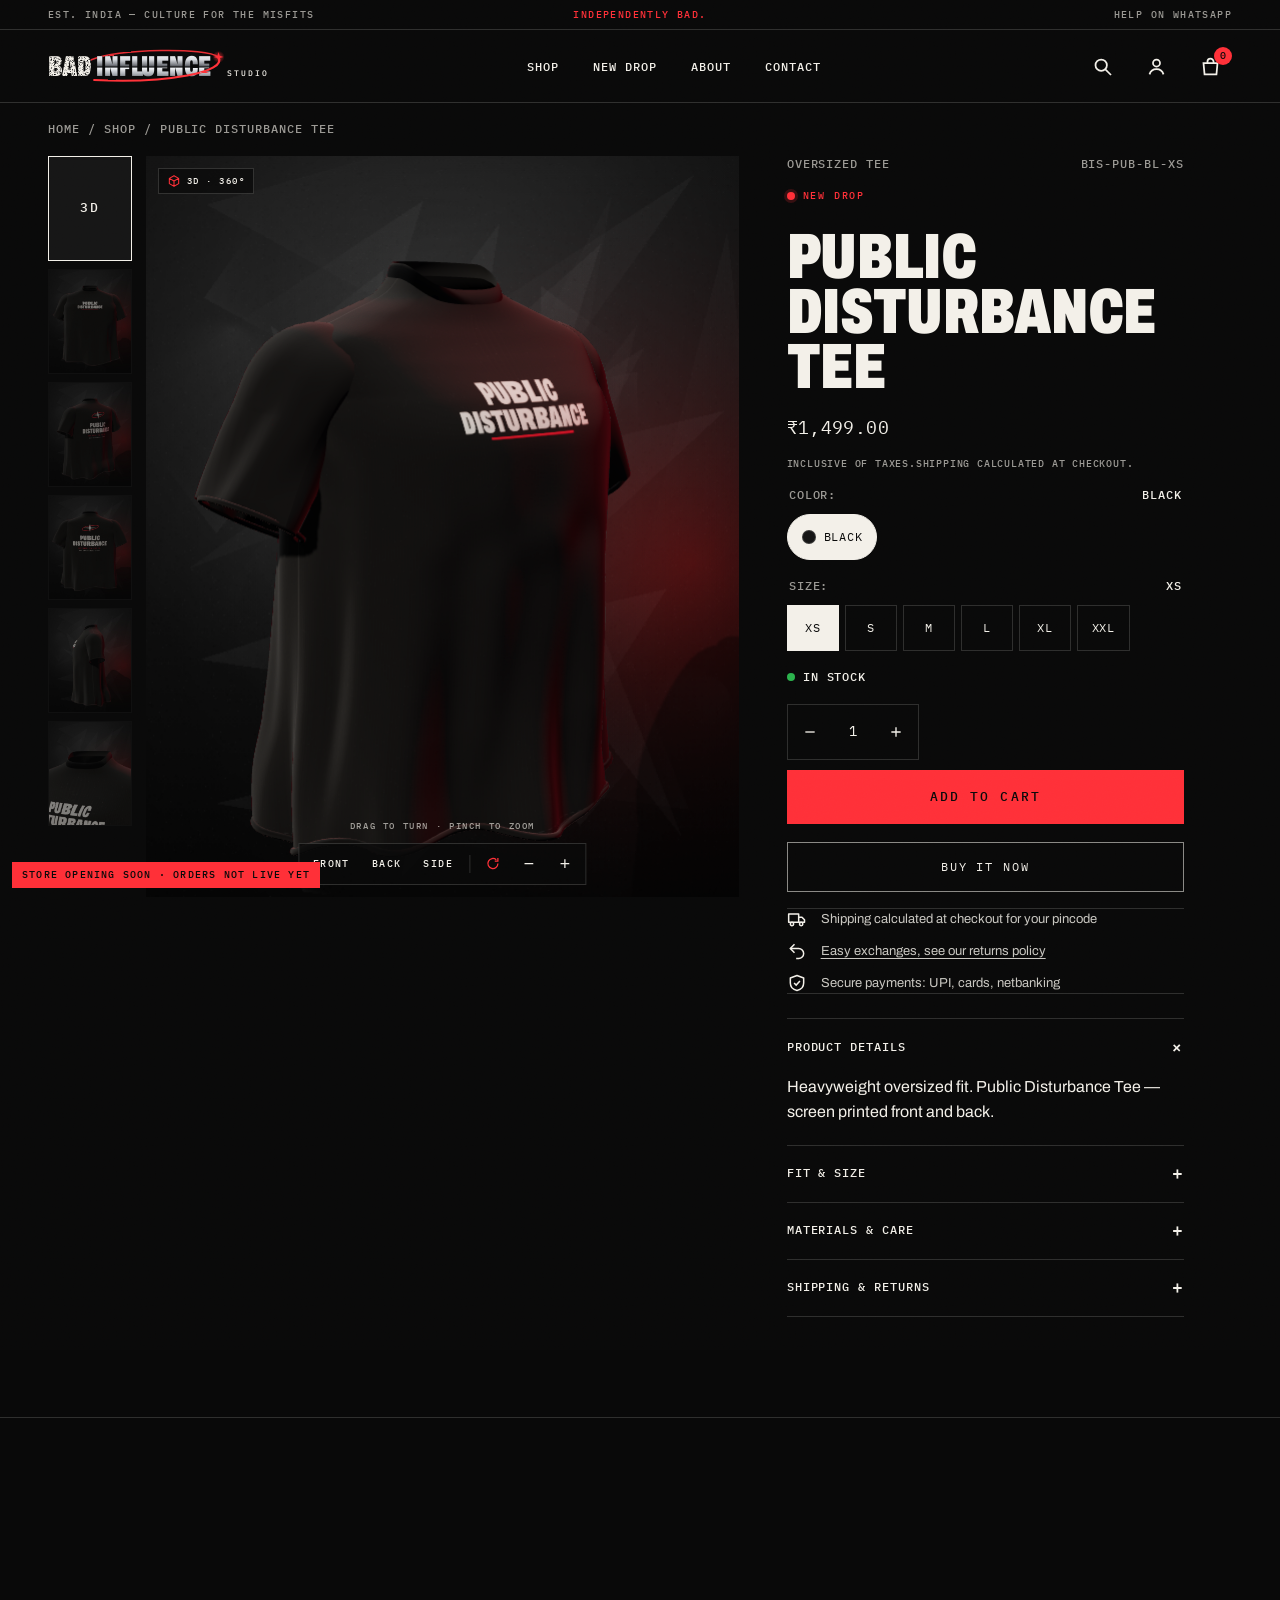
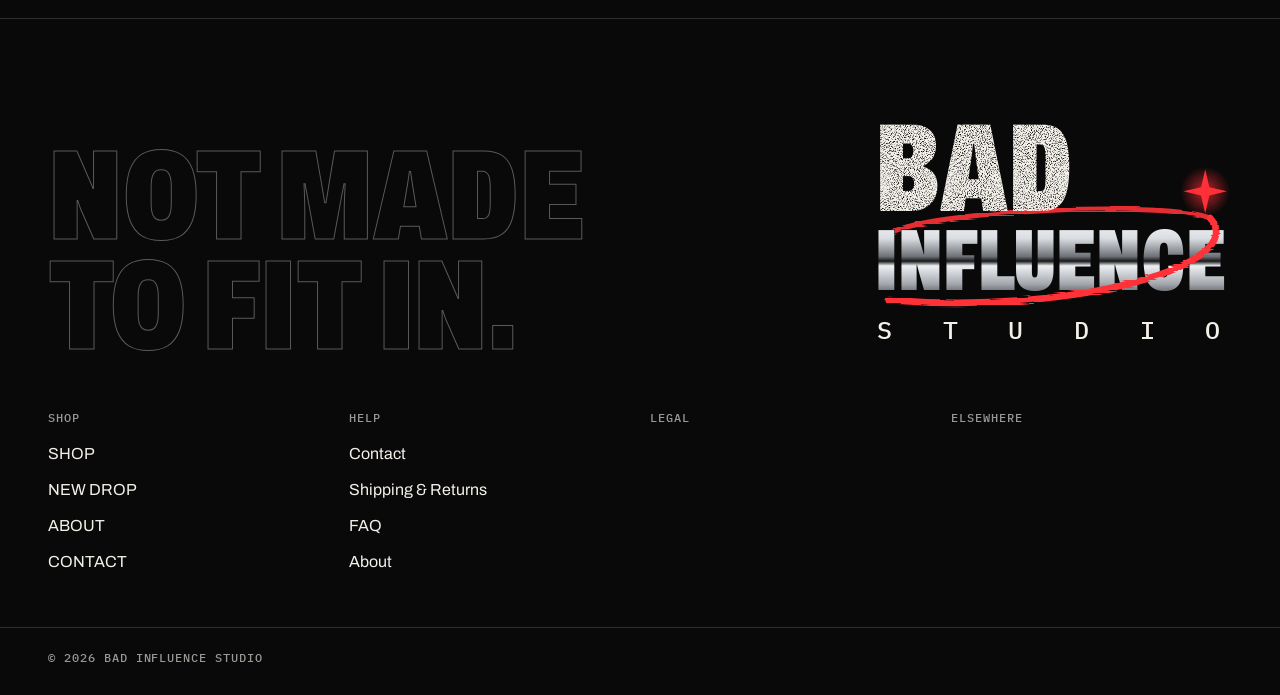
<file: bad-influence-studio-vercel/product-public-disturbance-tee.html>
<!doctype html>
<html class="no-js" lang="en">
  <head>
    <meta charset="utf-8">
    <meta http-equiv="X-UA-Compatible" content="IE=edge">
    <meta name="viewport" content="width=device-width,initial-scale=1,viewport-fit=cover">
    <meta name="theme-color" content="#090909">
    <link rel="canonical" href="/"><link rel="icon" type="image/svg+xml" href="./assets/favicon.svg"><link rel="preconnect" href="https://fonts.googleapis.com">
    <link rel="preconnect" href="https://fonts.gstatic.com" crossorigin>
    <link rel="stylesheet" href="https://fonts.googleapis.com/css2?family=Archivo:wdth,wght@62..125,300..900&family=IBM+Plex+Mono:wght@400;500&family=Mrs+Saint+Delafield&display=swap"><title>PUBLIC DISTURBANCE TEE — BAD INFLUENCE STUDIO</title><meta name="description" content=""><meta property="og:site_name" content="BAD INFLUENCE STUDIO">
<meta property="og:url" content="/">
<meta property="og:title" content="PUBLIC DISTURBANCE TEE">
<meta property="og:type" content="product">
<meta property="og:description" content="BAD INFLUENCE STUDIO"><meta property="og:price:amount" content="1,499.00">
  <meta property="og:price:currency" content="INR"><meta name="twitter:card" content="summary_large_image">
<meta name="twitter:title" content="PUBLIC DISTURBANCE TEE">
<meta name="twitter:description" content="BAD INFLUENCE STUDIO">


    <link rel="stylesheet" href="./assets/theme.css">
    <style>
  :root {
    --ink: #090909;
    --paper: #F3F0E9;
    --concrete: #777777;
    --acid: #FF3038;
    --chrome: #C9CBCF;
    --ink-rgb: 9, 9, 9;
    --paper-rgb: 243, 240, 233;
    --acid-rgb: 255, 48, 56;
    --whatsapp-offset: 0px;
    --logo-w: 220px;
  }
</style>


    <script>
      document.documentElement.classList.replace('no-js', 'js');
      window.BIS = {
        routes: {
          root: "/",
          cart: "cart.html",
          cartAdd: "/cart/add",
          cartChange: "/cart/change",
          cartUpdate: "/cart/update",
          recommendations: "/recommendations/products"
        },
        moneyFormat: "₹{{amount}}",
        strings: {
          addToCart: "Add to cart",
          soldOut: "Sold out",
          unavailable: "Unavailable",
          adding: "Adding…",
          added: "Added",
          cartError: "Couldn't update your bag. Please try again."
        }
      };
    </script><script type="importmap">
      {
        "imports": {
          "three": "./assets/three.module.min.js",
          "three-bgu": "./assets/three-bgu.js",
          "three-gltf": "./assets/three-gltf-loader.js",
          "bis-3d": "./assets/bis-3d.js"
        }
      }
    </script>
    <script src="./assets/global.js" defer></script>
    <script type="module" src="./assets/bis-mockups.js"></script>

    
  <meta name="robots" content="noindex"><script src="assets/preview-shim.js"></script></head>

  <body class="template-product scheme-ink">
    <a class="skip-link" href="#MainContent">Skip to content</a>
    <div class="grain" aria-hidden="true"></div>

    <div id="shopify-section-template--announcement" class="shopify-section section-announce"><div class="announce mono" data-announce data-interval="4000"><p class="announce__side announce__side--left">EST. INDIA — CULTURE FOR THE MISFITS</p><ul class="announce__list" role="list" aria-label="Store announcements">
      <li class="announce__item is-active" ><span>INDEPENDENTLY BAD.</span></li><li class="announce__item" ><a href="/collections/all">NEW DROP — OUT NOW</a></li>
    </ul><p class="announce__side announce__side--right">HELP ON WHATSAPP</p></div>
</div><div id="shopify-section-template--header" class="shopify-section section-header"><header class="header" data-header>
  <div class="header__inner">
    <button type="button" class="header__menu-btn mono" aria-controls="MenuDrawer" aria-expanded="false" data-menu-open>
      <svg class="icon" viewBox="0 0 24 24" aria-hidden="true" focusable="false"><path d="M3 7h18M3 12h12M3 17h18" stroke="currentColor" stroke-width="2"/></svg><span class="visually-hidden">Menu</span>
    </button>

    <a href="/" class="header__logo">
      <svg class="logo logo--svg logo--horizontal" viewBox="0 0 610 96" role="img" aria-label="BAD INFLUENCE STUDIO">
      <title>BAD INFLUENCE STUDIO</title>
      <defs>
      <linearGradient id="lgChrome-hdr" x1="0" y1="0" x2="0" y2="1">
        <stop offset="0" stop-color="#ffffff"/><stop offset=".26" stop-color="#d9dce1"/><stop offset=".45" stop-color="#6e7177"/>
        <stop offset=".5" stop-color="#17181a"/><stop offset=".55" stop-color="#eef0f3"/><stop offset=".74" stop-color="#a5a9af"/>
        <stop offset=".9" stop-color="#3b3d41"/><stop offset="1" stop-color="#dfe2e6"/>
      </linearGradient>
      <filter id="lgRough-hdr" x="-5%" y="-5%" width="110%" height="110%">
        <feTurbulence type="fractalNoise" baseFrequency=".85" numOctaves="2" seed="3" result="n"/>
        <feColorMatrix in="n" type="matrix" values="0 0 0 0 0  0 0 0 0 0  0 0 0 0 0  0 0 0 -3.2 2.55" result="m"/>
        <feComposite in="SourceGraphic" in2="m" operator="in"/>
      </filter>
      <filter id="lgBrush-hdr" x="-10%" y="-40%" width="120%" height="180%">
        <feTurbulence type="fractalNoise" baseFrequency=".015 .9" numOctaves="2" seed="8" result="t"/>
        <feDisplacementMap in="SourceGraphic" in2="t" scale="5"/>
      </filter>
      <radialGradient id="lgGlow-hdr"><stop offset="0" stop-color="#FF3038" stop-opacity=".7"/><stop offset="1" stop-color="#FF3038" stop-opacity="0"/></radialGradient>
    </defs>
      <path d="M120 30 C 200 -2, 440 -4, 472 22" fill="none" stroke="#FF3038" stroke-width="4.5" stroke-linecap="round" opacity=".9" filter="url(#lgBrush-hdr)"/>
      <text x="0" y="76" font-family="Archivo, 'Arial Narrow', sans-serif" font-weight="900" font-size="80" style="font-stretch:62%" textLength="122" lengthAdjust="spacingAndGlyphs" fill="#F3F0E9" filter="url(#lgRough-hdr)">BAD</text>
      <text x="134" y="76" font-family="Archivo, 'Arial Narrow', sans-serif" font-weight="900" font-size="80" style="font-stretch:62%" textLength="318" lengthAdjust="spacingAndGlyphs" fill="url(#lgChrome-hdr)" stroke="#0b0b0c" stroke-width="1.2" paint-order="stroke">INFLUENCE</text>
      <path d="M472 22 C 500 64, 330 96, 128 86" fill="none" stroke="#FF3038" stroke-width="6" stroke-linecap="round" filter="url(#lgBrush-hdr)"/>
      <circle cx="473" cy="22" r="17" fill="url(#lgGlow-hdr)"/>
      <path d="M473 8 L476 19 L487 22 L476 25 L473 36 L470 25 L459 22 L470 19 Z" fill="#FF3038"/>
      <text x="496" y="76" font-family="'IBM Plex Mono', ui-monospace, monospace" font-weight="500" font-size="21" textLength="112" lengthAdjust="spacing" fill="#F3F0E9">STUDIO</text>
    </svg>
    </a>

    <nav class="header__nav" aria-label="Primary">
      <ul role="list"><li><a href="/collections/all" class="header__link mono">SHOP</a></li><li><a href="/collections/new-drop" class="header__link mono">NEW DROP</a></li><li><a href="/pages/about" class="header__link mono">ABOUT</a></li><li><a href="/pages/contact" class="header__link mono">CONTACT</a></li></ul>
    </nav>

    <div class="header__actions">
      <button type="button" class="header__action mono" aria-controls="SearchDialog" data-search-open>
        <svg class="icon" viewBox="0 0 24 24" aria-hidden="true" focusable="false"><circle cx="10.5" cy="10.5" r="6.5" fill="none" stroke="currentColor" stroke-width="2"/><path d="M15.5 15.5 21 21" stroke="currentColor" stroke-width="2" stroke-linecap="square"/></svg><span class="visually-hidden">Search</span>
      </button><a href="/account" class="header__action mono header__action--account">
          <svg class="icon" viewBox="0 0 24 24" aria-hidden="true" focusable="false"><circle cx="12" cy="8" r="4" fill="none" stroke="currentColor" stroke-width="2"/><path d="M4 21c1.2-4 4.2-6 8-6s6.8 2 8 6" fill="none" stroke="currentColor" stroke-width="2"/></svg><span class="visually-hidden">Log in</span>
        </a><a href="cart.html" class="header__action header__bag mono" data-cart-open aria-controls="CartDrawer">
        <svg class="icon" viewBox="0 0 24 24" aria-hidden="true" focusable="false"><path d="M4 8h16l-1.2 13H5.2z" fill="none" stroke="currentColor" stroke-width="2" stroke-linejoin="miter"/><path d="M8.5 8V6.5a3.5 3.5 0 0 1 7 0V8" fill="none" stroke="currentColor" stroke-width="2"/></svg>
        <span class="header__bag-count" data-cart-count aria-hidden="true">0</span>
        <span class="visually-hidden" data-cart-count-label>Bag, 0 items</span>
      </a>
    </div>
  </div>
</header>

<dialog class="menu-drawer scheme-ink" id="MenuDrawer" aria-label="Menu" data-menu-drawer>
  <div class="menu-drawer__top">
    <svg class="logo logo--svg logo--horizontal" viewBox="0 0 610 96" role="img" aria-label="BAD INFLUENCE STUDIO">
      <title>BAD INFLUENCE STUDIO</title>
      <defs>
      <linearGradient id="lgChrome-menu" x1="0" y1="0" x2="0" y2="1">
        <stop offset="0" stop-color="#ffffff"/><stop offset=".26" stop-color="#d9dce1"/><stop offset=".45" stop-color="#6e7177"/>
        <stop offset=".5" stop-color="#17181a"/><stop offset=".55" stop-color="#eef0f3"/><stop offset=".74" stop-color="#a5a9af"/>
        <stop offset=".9" stop-color="#3b3d41"/><stop offset="1" stop-color="#dfe2e6"/>
      </linearGradient>
      <filter id="lgRough-menu" x="-5%" y="-5%" width="110%" height="110%">
        <feTurbulence type="fractalNoise" baseFrequency=".85" numOctaves="2" seed="3" result="n"/>
        <feColorMatrix in="n" type="matrix" values="0 0 0 0 0  0 0 0 0 0  0 0 0 0 0  0 0 0 -3.2 2.55" result="m"/>
        <feComposite in="SourceGraphic" in2="m" operator="in"/>
      </filter>
      <filter id="lgBrush-menu" x="-10%" y="-40%" width="120%" height="180%">
        <feTurbulence type="fractalNoise" baseFrequency=".015 .9" numOctaves="2" seed="8" result="t"/>
        <feDisplacementMap in="SourceGraphic" in2="t" scale="5"/>
      </filter>
      <radialGradient id="lgGlow-menu"><stop offset="0" stop-color="#FF3038" stop-opacity=".7"/><stop offset="1" stop-color="#FF3038" stop-opacity="0"/></radialGradient>
    </defs>
      <path d="M120 30 C 200 -2, 440 -4, 472 22" fill="none" stroke="#FF3038" stroke-width="4.5" stroke-linecap="round" opacity=".9" filter="url(#lgBrush-menu)"/>
      <text x="0" y="76" font-family="Archivo, 'Arial Narrow', sans-serif" font-weight="900" font-size="80" style="font-stretch:62%" textLength="122" lengthAdjust="spacingAndGlyphs" fill="#F3F0E9" filter="url(#lgRough-menu)">BAD</text>
      <text x="134" y="76" font-family="Archivo, 'Arial Narrow', sans-serif" font-weight="900" font-size="80" style="font-stretch:62%" textLength="318" lengthAdjust="spacingAndGlyphs" fill="url(#lgChrome-menu)" stroke="#0b0b0c" stroke-width="1.2" paint-order="stroke">INFLUENCE</text>
      <path d="M472 22 C 500 64, 330 96, 128 86" fill="none" stroke="#FF3038" stroke-width="6" stroke-linecap="round" filter="url(#lgBrush-menu)"/>
      <circle cx="473" cy="22" r="17" fill="url(#lgGlow-menu)"/>
      <path d="M473 8 L476 19 L487 22 L476 25 L473 36 L470 25 L459 22 L470 19 Z" fill="#FF3038"/>
      <text x="496" y="76" font-family="'IBM Plex Mono', ui-monospace, monospace" font-weight="500" font-size="21" textLength="112" lengthAdjust="spacing" fill="#F3F0E9">STUDIO</text>
    </svg>
    <button type="button" class="icon-btn" data-dialog-close aria-label="Close menu"><svg class="icon" viewBox="0 0 24 24" aria-hidden="true" focusable="false"><path d="m5 5 14 14M19 5 5 19" stroke="currentColor" stroke-width="2"/></svg></button>
  </div>
  <nav aria-label="Mobile">
    <ol class="menu-drawer__list" role="list"><li>
          <a href="/collections/all" class="menu-drawer__link">
            <span class="menu-drawer__num mono">01</span>SHOP
          </a></li><li>
          <a href="/collections/new-drop" class="menu-drawer__link">
            <span class="menu-drawer__num mono">02</span>NEW DROP
          </a></li><li>
          <a href="/pages/about" class="menu-drawer__link">
            <span class="menu-drawer__num mono">03</span>ABOUT
          </a></li><li>
          <a href="/pages/contact" class="menu-drawer__link">
            <span class="menu-drawer__num mono">04</span>CONTACT
          </a></li></ol>
  </nav>
  <div class="menu-drawer__foot mono"><a href="/account">Log in</a><span class="menu-drawer__tag">Not made to fit in.</span>
  </div>
</dialog>

<dialog class="search-dialog scheme-ink" id="SearchDialog" aria-label="Search" data-search-dialog>
  <form action="/search" method="get" role="search" class="search-dialog__form">
    <label for="SearchInput" class="mono">Search the studio</label>
    <div class="search-dialog__row">
      <input id="SearchInput" type="search" name="q" value="" placeholder="Tees, hoodies, bad ideas…" autocomplete="off">
      <input type="hidden" name="type" value="product">
      <button type="submit" class="btn btn--light">Search</button>
    </div>
  </form>
  <button type="button" class="icon-btn search-dialog__close" data-dialog-close aria-label="Close search"><svg class="icon" viewBox="0 0 24 24" aria-hidden="true" focusable="false"><path d="m5 5 14 14M19 5 5 19" stroke="currentColor" stroke-width="2"/></svg></button>
</dialog>


</div><div id="shopify-section-template--main" class="shopify-section section-product"><section class="pdp scheme-ink" data-product-section data-section-id="template--main" data-product-handle="public-disturbance-tee" data-product-id="7002">
  <nav class="crumbs mono page-width" aria-label="Breadcrumb">
    <a href="/">Home</a><span aria-hidden="true">/</span><a href="shop.html">Shop</a><span aria-hidden="true">/</span><span aria-current="page">PUBLIC DISTURBANCE TEE</span>
  </nav>

  <div class="pdp__grid">
    <div class="pdp__gallery" data-gallery>
      <ul class="pdp__media" role="list" data-gallery-track aria-label="Product media"><li class="pdp__slide pdp__slide--model" data-media-id="mock-0">
            <bis-tee3d class="tee3d pdp__viewer" data-tee3d="{&quot;garment&quot;:&quot;tee&quot;,&quot;color&quot;:&quot;#141414&quot;,&quot;colors&quot;:[{&quot;name&quot;:&quot;Black&quot;,&quot;hex&quot;:&quot;#141414&quot;}],&quot;print&quot;:&quot;PUBLIC|DISTURBANCE&quot;,&quot;mannequin&quot;:&quot;none&quot;,&quot;view&quot;:&quot;front34&quot;,&quot;autoRotate&quot;:true,&quot;backdrop&quot;:true,&quot;title&quot;:&quot;PUBLIC DISTURBANCE TEE&quot;,&quot;printFront&quot;:&quot;./assets/print-public-disturbance-front-light.png&quot;,&quot;printBack&quot;:&quot;./assets/print-public-disturbance-back-light.png&quot;,&quot;printFrontAlt&quot;:&quot;./assets/print-public-disturbance-front-dark.png&quot;,&quot;printBackAlt&quot;:&quot;./assets/print-public-disturbance-back-dark.png&quot;}" data-eager>
  <div class="tee3d__poster" aria-hidden="true"></div>
  <canvas class="tee3d__canvas" role="img" aria-label="Interactive 3D view of PUBLIC DISTURBANCE TEE. Drag or use the arrow keys to turn it, plus and minus to zoom."></canvas>
  <span class="tee3d__loading mono" aria-hidden="true"><span class="tee3d__spinner"></span>Loading 3D</span>
  <span class="tee3d__badge mono" aria-hidden="true"><svg class="icon" viewBox="0 0 24 24" aria-hidden="true" focusable="false"><path d="M12 3 4 7.5v9L12 21l8-4.5v-9z M4 7.5 12 12l8-4.5 M12 12v9" fill="none" stroke="currentColor" stroke-width="1.8" stroke-linejoin="round"/></svg>3D · 360°</span>
  <span class="tee3d__hint mono" aria-hidden="true">Drag to turn · pinch to zoom</span>
  <p class="visually-hidden" role="status" aria-live="polite" data-tee3d-status></p><div class="tee3d__controls" role="toolbar" aria-label="3D view controls">
      <button type="button" class="tee3d__btn mono" data-tee3d-action="front">Front</button>
      <button type="button" class="tee3d__btn mono" data-tee3d-action="back">Back</button>
      <button type="button" class="tee3d__btn mono" data-tee3d-action="side">Side</button>
      <span class="tee3d__sep" aria-hidden="true"></span>
      <button type="button" class="tee3d__btn tee3d__btn--icon" data-tee3d-action="spin" aria-pressed="true" aria-label="Auto-rotate"><svg class="icon" viewBox="0 0 24 24" aria-hidden="true" focusable="false"><path d="M20 12a8 8 0 1 1-2.6-5.9" fill="none" stroke="currentColor" stroke-width="2"/><path d="M20 3v5h-5" fill="none" stroke="currentColor" stroke-width="2"/></svg></button>
      <button type="button" class="tee3d__btn tee3d__btn--icon" data-tee3d-action="zoom-out" aria-label="Zoom out"><svg class="icon" viewBox="0 0 24 24" aria-hidden="true" focusable="false"><path d="M5 12h14" stroke="currentColor" stroke-width="2"/></svg></button>
      <button type="button" class="tee3d__btn tee3d__btn--icon" data-tee3d-action="zoom-in" aria-label="Zoom in"><svg class="icon" viewBox="0 0 24 24" aria-hidden="true" focusable="false"><path d="M12 5v14M5 12h14" stroke="currentColor" stroke-width="2"/></svg></button>
    </div></bis-tee3d>
<script type="module" src="./assets/tee-3d.js"></script>

          </li><li class="pdp__slide" data-media-id="mock-1">
              <div class="mock-host pdp__mock"><img class="mock3d " data-mock3d="{&quot;type&quot;:&quot;Oversized Tee&quot;,&quot;title&quot;:&quot;PUBLIC DISTURBANCE TEE&quot;,&quot;color&quot;:&quot;Black&quot;,&quot;print&quot;:&quot;PUBLIC|DISTURBANCE&quot;,&quot;back&quot;:&quot;&quot;,&quot;view&quot;:&quot;front&quot;,&quot;mannequin&quot;:&quot;none&quot;,&quot;seed&quot;:23,&quot;printFront&quot;:&quot;./assets/print-public-disturbance-front-light.png&quot;,&quot;printBack&quot;:&quot;./assets/print-public-disturbance-back-light.png&quot;,&quot;printFrontAlt&quot;:&quot;./assets/print-public-disturbance-front-dark.png&quot;,&quot;printBackAlt&quot;:&quot;./assets/print-public-disturbance-back-dark.png&quot;}" src="[data-uri]" alt="PUBLIC DISTURBANCE TEE — 3D mockup, front view" width="1000" height="1250" loading="lazy"><span class="mock-tag mono" aria-hidden="true">3D mockup</span></div>
            </li><li class="pdp__slide" data-media-id="mock-2">
              <div class="mock-host pdp__mock"><img class="mock3d " data-mock3d="{&quot;type&quot;:&quot;Oversized Tee&quot;,&quot;title&quot;:&quot;PUBLIC DISTURBANCE TEE&quot;,&quot;color&quot;:&quot;Black&quot;,&quot;print&quot;:&quot;PUBLIC|DISTURBANCE&quot;,&quot;back&quot;:&quot;&quot;,&quot;view&quot;:&quot;back34&quot;,&quot;mannequin&quot;:&quot;none&quot;,&quot;seed&quot;:23,&quot;printFront&quot;:&quot;./assets/print-public-disturbance-front-light.png&quot;,&quot;printBack&quot;:&quot;./assets/print-public-disturbance-back-light.png&quot;,&quot;printFrontAlt&quot;:&quot;./assets/print-public-disturbance-front-dark.png&quot;,&quot;printBackAlt&quot;:&quot;./assets/print-public-disturbance-back-dark.png&quot;}" src="[data-uri]" alt="PUBLIC DISTURBANCE TEE — 3D mockup, back34 view" width="1000" height="1250" loading="lazy"><span class="mock-tag mono" aria-hidden="true">3D mockup</span></div>
            </li><li class="pdp__slide" data-media-id="mock-3">
              <div class="mock-host pdp__mock"><img class="mock3d " data-mock3d="{&quot;type&quot;:&quot;Oversized Tee&quot;,&quot;title&quot;:&quot;PUBLIC DISTURBANCE TEE&quot;,&quot;color&quot;:&quot;Black&quot;,&quot;print&quot;:&quot;PUBLIC|DISTURBANCE&quot;,&quot;back&quot;:&quot;&quot;,&quot;view&quot;:&quot;back&quot;,&quot;mannequin&quot;:&quot;none&quot;,&quot;seed&quot;:23,&quot;printFront&quot;:&quot;./assets/print-public-disturbance-front-light.png&quot;,&quot;printBack&quot;:&quot;./assets/print-public-disturbance-back-light.png&quot;,&quot;printFrontAlt&quot;:&quot;./assets/print-public-disturbance-front-dark.png&quot;,&quot;printBackAlt&quot;:&quot;./assets/print-public-disturbance-back-dark.png&quot;}" src="[data-uri]" alt="PUBLIC DISTURBANCE TEE — 3D mockup, back view" width="1000" height="1250" loading="lazy"><span class="mock-tag mono" aria-hidden="true">3D mockup</span></div>
            </li><li class="pdp__slide" data-media-id="mock-4">
              <div class="mock-host pdp__mock"><img class="mock3d " data-mock3d="{&quot;type&quot;:&quot;Oversized Tee&quot;,&quot;title&quot;:&quot;PUBLIC DISTURBANCE TEE&quot;,&quot;color&quot;:&quot;Black&quot;,&quot;print&quot;:&quot;PUBLIC|DISTURBANCE&quot;,&quot;back&quot;:&quot;&quot;,&quot;view&quot;:&quot;side&quot;,&quot;mannequin&quot;:&quot;none&quot;,&quot;seed&quot;:23,&quot;printFront&quot;:&quot;./assets/print-public-disturbance-front-light.png&quot;,&quot;printBack&quot;:&quot;./assets/print-public-disturbance-back-light.png&quot;,&quot;printFrontAlt&quot;:&quot;./assets/print-public-disturbance-front-dark.png&quot;,&quot;printBackAlt&quot;:&quot;./assets/print-public-disturbance-back-dark.png&quot;}" src="[data-uri]" alt="PUBLIC DISTURBANCE TEE — 3D mockup, side view" width="1000" height="1250" loading="lazy"><span class="mock-tag mono" aria-hidden="true">3D mockup</span></div>
            </li><li class="pdp__slide" data-media-id="mock-5">
              <div class="mock-host pdp__mock"><img class="mock3d " data-mock3d="{&quot;type&quot;:&quot;Oversized Tee&quot;,&quot;title&quot;:&quot;PUBLIC DISTURBANCE TEE&quot;,&quot;color&quot;:&quot;Black&quot;,&quot;print&quot;:&quot;PUBLIC|DISTURBANCE&quot;,&quot;back&quot;:&quot;&quot;,&quot;view&quot;:&quot;collar&quot;,&quot;mannequin&quot;:&quot;none&quot;,&quot;seed&quot;:23,&quot;printFront&quot;:&quot;./assets/print-public-disturbance-front-light.png&quot;,&quot;printBack&quot;:&quot;./assets/print-public-disturbance-back-light.png&quot;,&quot;printFrontAlt&quot;:&quot;./assets/print-public-disturbance-front-dark.png&quot;,&quot;printBackAlt&quot;:&quot;./assets/print-public-disturbance-back-dark.png&quot;}" src="[data-uri]" alt="PUBLIC DISTURBANCE TEE — 3D mockup, collar view" width="1000" height="1250" loading="lazy"><span class="mock-tag mono" aria-hidden="true">3D mockup</span></div>
            </li></ul><p class="pdp__counter mono" aria-hidden="true"><span data-gallery-index>1</span> / 6</p>
        <ul class="pdp__thumbs" role="list" aria-label="Choose view">
          <li><button type="button" class="pdp__thumb pdp__thumb--3d is-active" data-thumb="mock-0" aria-label="Show interactive 3D mockup" aria-current="true"><span class="mono">3D</span></button></li><li><button type="button" class="pdp__thumb" data-thumb="mock-1" aria-label="Show front view"><img class="mock3d mock3d--mirror " data-mock3d-mirror="{&quot;type&quot;:&quot;Oversized Tee&quot;,&quot;title&quot;:&quot;PUBLIC DISTURBANCE TEE&quot;,&quot;color&quot;:&quot;Black&quot;,&quot;print&quot;:&quot;PUBLIC|DISTURBANCE&quot;,&quot;back&quot;:&quot;&quot;,&quot;view&quot;:&quot;front&quot;,&quot;mannequin&quot;:&quot;none&quot;,&quot;seed&quot;:23,&quot;printFront&quot;:&quot;./assets/print-public-disturbance-front-light.png&quot;,&quot;printBack&quot;:&quot;./assets/print-public-disturbance-back-light.png&quot;,&quot;printFrontAlt&quot;:&quot;./assets/print-public-disturbance-front-dark.png&quot;,&quot;printBackAlt&quot;:&quot;./assets/print-public-disturbance-back-dark.png&quot;}" src="[data-uri]" alt="" width="160" height="200"></button></li><li><button type="button" class="pdp__thumb" data-thumb="mock-2" aria-label="Show back34 view"><img class="mock3d mock3d--mirror " data-mock3d-mirror="{&quot;type&quot;:&quot;Oversized Tee&quot;,&quot;title&quot;:&quot;PUBLIC DISTURBANCE TEE&quot;,&quot;color&quot;:&quot;Black&quot;,&quot;print&quot;:&quot;PUBLIC|DISTURBANCE&quot;,&quot;back&quot;:&quot;&quot;,&quot;view&quot;:&quot;back34&quot;,&quot;mannequin&quot;:&quot;none&quot;,&quot;seed&quot;:23,&quot;printFront&quot;:&quot;./assets/print-public-disturbance-front-light.png&quot;,&quot;printBack&quot;:&quot;./assets/print-public-disturbance-back-light.png&quot;,&quot;printFrontAlt&quot;:&quot;./assets/print-public-disturbance-front-dark.png&quot;,&quot;printBackAlt&quot;:&quot;./assets/print-public-disturbance-back-dark.png&quot;}" src="[data-uri]" alt="" width="160" height="200"></button></li><li><button type="button" class="pdp__thumb" data-thumb="mock-3" aria-label="Show back view"><img class="mock3d mock3d--mirror " data-mock3d-mirror="{&quot;type&quot;:&quot;Oversized Tee&quot;,&quot;title&quot;:&quot;PUBLIC DISTURBANCE TEE&quot;,&quot;color&quot;:&quot;Black&quot;,&quot;print&quot;:&quot;PUBLIC|DISTURBANCE&quot;,&quot;back&quot;:&quot;&quot;,&quot;view&quot;:&quot;back&quot;,&quot;mannequin&quot;:&quot;none&quot;,&quot;seed&quot;:23,&quot;printFront&quot;:&quot;./assets/print-public-disturbance-front-light.png&quot;,&quot;printBack&quot;:&quot;./assets/print-public-disturbance-back-light.png&quot;,&quot;printFrontAlt&quot;:&quot;./assets/print-public-disturbance-front-dark.png&quot;,&quot;printBackAlt&quot;:&quot;./assets/print-public-disturbance-back-dark.png&quot;}" src="[data-uri]" alt="" width="160" height="200"></button></li><li><button type="button" class="pdp__thumb" data-thumb="mock-4" aria-label="Show side view"><img class="mock3d mock3d--mirror " data-mock3d-mirror="{&quot;type&quot;:&quot;Oversized Tee&quot;,&quot;title&quot;:&quot;PUBLIC DISTURBANCE TEE&quot;,&quot;color&quot;:&quot;Black&quot;,&quot;print&quot;:&quot;PUBLIC|DISTURBANCE&quot;,&quot;back&quot;:&quot;&quot;,&quot;view&quot;:&quot;side&quot;,&quot;mannequin&quot;:&quot;none&quot;,&quot;seed&quot;:23,&quot;printFront&quot;:&quot;./assets/print-public-disturbance-front-light.png&quot;,&quot;printBack&quot;:&quot;./assets/print-public-disturbance-back-light.png&quot;,&quot;printFrontAlt&quot;:&quot;./assets/print-public-disturbance-front-dark.png&quot;,&quot;printBackAlt&quot;:&quot;./assets/print-public-disturbance-back-dark.png&quot;}" src="[data-uri]" alt="" width="160" height="200"></button></li><li><button type="button" class="pdp__thumb" data-thumb="mock-5" aria-label="Show collar view"><img class="mock3d mock3d--mirror " data-mock3d-mirror="{&quot;type&quot;:&quot;Oversized Tee&quot;,&quot;title&quot;:&quot;PUBLIC DISTURBANCE TEE&quot;,&quot;color&quot;:&quot;Black&quot;,&quot;print&quot;:&quot;PUBLIC|DISTURBANCE&quot;,&quot;back&quot;:&quot;&quot;,&quot;view&quot;:&quot;collar&quot;,&quot;mannequin&quot;:&quot;none&quot;,&quot;seed&quot;:23,&quot;printFront&quot;:&quot;./assets/print-public-disturbance-front-light.png&quot;,&quot;printBack&quot;:&quot;./assets/print-public-disturbance-back-light.png&quot;,&quot;printFrontAlt&quot;:&quot;./assets/print-public-disturbance-front-dark.png&quot;,&quot;printBackAlt&quot;:&quot;./assets/print-public-disturbance-back-dark.png&quot;}" src="[data-uri]" alt="" width="160" height="200"></button></li></ul></div>

    <div class="pdp__info">
      <div class="pdp__sticky">
        <p class="pdp__meta mono">
          <span>Oversized Tee</span>
          <span data-variant-sku>BIS-PUB-BL-XS</span>
        </p><p class="pdp__badge mono"><span class="dot dot--acid"></span>New drop</p><h1 class="pdp__title display">PUBLIC DISTURBANCE TEE</h1>

        <div class="pdp__price-row">
          <div class="pdp__price" data-variant-price>
            <div class="price" data-price>
  <span class="visually-hidden">Price</span>
  <span class="price__current" data-price-current>₹1,499.00</span><s class="price__compare" data-price-compare hidden></s></div>
          </div></div>
        <p class="pdp__tax mono">Inclusive of taxes.Shipping calculated at checkout.
        </p><form method="post" action="/cart/add" id="ProductForm-template--main" class="pdp__form" novalidate="novalidate" data-product-form=""><input type="hidden" name="id" value="3001" data-variant-id><div class="picker" data-variant-picker><fieldset class="picker__group" data-option-index="0">
                  <legend class="picker__legend mono">
                    Color: <span data-option-selected>Black</span></legend>
                  <div class="picker__values"><input type="radio" class="picker__radio visually-hidden" id="Opt-template--main-0-0" name="option-0" value="Black" checked>
                      <label for="Opt-template--main-0-0" class="chip chip--swatch" data-option-value="Black"><span class="chip__dot" style="background: #141414"></span>Black
                      </label></div>
                </fieldset><fieldset class="picker__group" data-option-index="1">
                  <legend class="picker__legend mono">
                    Size: <span data-option-selected>XS</span></legend>
                  <div class="picker__values"><input type="radio" class="picker__radio visually-hidden" id="Opt-template--main-1-0" name="option-1" value="XS" checked>
                      <label for="Opt-template--main-1-0" class="chip" data-option-value="XS">XS
                      </label><input type="radio" class="picker__radio visually-hidden" id="Opt-template--main-1-1" name="option-1" value="S">
                      <label for="Opt-template--main-1-1" class="chip" data-option-value="S">S
                      </label><input type="radio" class="picker__radio visually-hidden" id="Opt-template--main-1-2" name="option-1" value="M">
                      <label for="Opt-template--main-1-2" class="chip" data-option-value="M">M
                      </label><input type="radio" class="picker__radio visually-hidden" id="Opt-template--main-1-3" name="option-1" value="L">
                      <label for="Opt-template--main-1-3" class="chip" data-option-value="L">L
                      </label><input type="radio" class="picker__radio visually-hidden" id="Opt-template--main-1-4" name="option-1" value="XL">
                      <label for="Opt-template--main-1-4" class="chip" data-option-value="XL">XL
                      </label><input type="radio" class="picker__radio visually-hidden" id="Opt-template--main-1-5" name="option-1" value="XXL">
                      <label for="Opt-template--main-1-5" class="chip" data-option-value="XXL">XXL
                      </label></div>
                </fieldset></div><p class="pdp__stock mono" data-stock aria-live="polite"><span class="dot dot--ok"></span>In stock</p>

          <div class="pdp__buy">
            <div class="qty" data-qty>
              <button type="button" class="qty__btn" data-qty-minus aria-label="Decrease quantity"><svg class="icon" viewBox="0 0 24 24" aria-hidden="true" focusable="false"><path d="M5 12h14" stroke="currentColor" stroke-width="2"/></svg></button>
              <label for="Qty-template--main" class="visually-hidden">Quantity</label>
              <input id="Qty-template--main" class="qty__input" type="number" name="quantity" value="1" min="1" inputmode="numeric">
              <button type="button" class="qty__btn" data-qty-plus aria-label="Increase quantity"><svg class="icon" viewBox="0 0 24 24" aria-hidden="true" focusable="false"><path d="M12 5v14M5 12h14" stroke="currentColor" stroke-width="2"/></svg></button>
            </div>
            <button type="submit" name="add" class="btn btn--acid btn--block pdp__add" data-add-button >
              <span data-add-label>Add to cart</span>
            </button>
          </div>
          <p class="form-error mono" role="alert" data-form-error hidden></p><div class="pdp__dynamic"><button type="button" class="shopify-payment-button__button shopify-payment-button__button--unbranded">Buy it now</button></div></form><ul class="pdp__trust" role="list"><li><svg class="icon" viewBox="0 0 24 24" aria-hidden="true" focusable="false"><path d="M2 6h12v10H2zM14 10h4l3 3v3h-7z" fill="none" stroke="currentColor" stroke-width="1.8" stroke-linejoin="round"/><circle cx="6" cy="18" r="2" fill="none" stroke="currentColor" stroke-width="1.8"/><circle cx="17" cy="18" r="2" fill="none" stroke="currentColor" stroke-width="1.8"/></svg><span>Shipping calculated at checkout for your pincode</span></li><li><svg class="icon" viewBox="0 0 24 24" aria-hidden="true" focusable="false"><path d="M9 14 4 9l5-5" fill="none" stroke="currentColor" stroke-width="1.8"/><path d="M4 9h10a6 6 0 0 1 0 12h-3" fill="none" stroke="currentColor" stroke-width="1.8"/></svg><span><a href="/policies/refund-policy">Easy exchanges, see our returns policy</a></span></li><li><svg class="icon" viewBox="0 0 24 24" aria-hidden="true" focusable="false"><path d="M12 3 4 6v6c0 5 3.5 8 8 9 4.5-1 8-4 8-9V6z" fill="none" stroke="currentColor" stroke-width="1.8" stroke-linejoin="round"/><path d="m8.5 12 2.5 2.5 4.5-5" fill="none" stroke="currentColor" stroke-width="1.8"/></svg><span>Secure payments: UPI, cards, netbanking</span></li></ul>

        <div class="pdp__acc"><details class="acc" open>
              <summary class="acc__sum mono">Product details</summary>
              <div class="acc__body rte"><p>Heavyweight oversized fit. Public Disturbance Tee — screen printed front and back. </p></div>
            </details><details class="acc">
              <summary class="acc__sum mono">Fit &amp; size</summary>
              <div class="acc__body">
                <dl class="spec mono"><div><dt>Fit</dt><dd>Oversized, drop shoulder</dd></div><div><dt>Model</dt><dd>Model is 6'0" wearing L</dd></div></dl></div>
            </details><details class="acc">
              <summary class="acc__sum mono">Materials &amp; care</summary>
              <div class="acc__body">
                <dl class="spec mono"><div><dt>Fabric</dt><dd>100% cotton, bio-washed</dd></div><div><dt>Weight</dt><dd>240 GSM</dd></div></dl><div class="rte">Cold wash inside out. Do not iron on print.</div></div>
            </details><details class="acc">
            <summary class="acc__sum mono">Shipping &amp; returns</summary>
            <div class="acc__body rte">
              <p>Shipping charges and delivery estimates are calculated at checkout for your pincode.</p>
              <p class="acc__links"><a href="/policies/shipping-policy">Shipping policy</a><a href="/policies/refund-policy">Returns &amp; refunds</a></p>
            </div>
          </details>
        </div>


      </div>
    </div>
  </div><div class="buybar scheme-ink" data-buybar aria-hidden="true">
    <div class="buybar__info">
      <span class="buybar__title">PUBLIC DISTURBANCE TEE</span>
      <span class="buybar__price mono" data-buybar-price>₹1,499.00</span>
    </div>
    <button type="submit" form="ProductForm-template--main" class="btn btn--acid btn--sm" data-buybar-button tabindex="-1" >
      <span data-add-label>Add to cart</span>
    </button>
  </div><script type="application/json" data-product-json>{"id": 7002, "handle": "public-disturbance-tee", "title": "PUBLIC DISTURBANCE TEE", "type": "Oversized Tee", "vendor": "BAD INFLUENCE STUDIO", "url": "/products/public-disturbance-tee", "price": 149900, "price_min": 149900, "price_max": 149900, "price_varies": false, "compare_at_price": null, "compare_at_price_max": 0, "compare_at_price_min": 0, "available": true, "variants": [{"id": 3001, "title": "Black / XS", "price": 149900, "compare_at_price": null, "available": true, "option1": "Black", "option2": "XS", "options": ["Black", "XS"], "sku": "BIS-PUB-BL-XS", "url": "/products/public-disturbance-tee?variant=3001", "inventory_management": "shopify", "inventory_policy": "deny", "inventory_quantity": 12, "featured_media": null, "unit_price_measurement": null, "requires_selling_plan": false, "selected": false}, {"id": 3002, "title": "Black / S", "price": 149900, "compare_at_price": null, "available": true, "option1": "Black", "option2": "S", "options": ["Black", "S"], "sku": "BIS-PUB-BL-S", "url": "/products/public-disturbance-tee?variant=3002", "inventory_management": "shopify", "inventory_policy": "deny", "inventory_quantity": 12, "featured_media": null, "unit_price_measurement": null, "requires_selling_plan": false, "selected": false}, {"id": 3003, "title": "Black / M", "price": 149900, "compare_at_price": null, "available": true, "option1": "Black", "option2": "M", "options": ["Black", "M"], "sku": "BIS-PUB-BL-M", "url": "/products/public-disturbance-tee?variant=3003", "inventory_management": "shopify", "inventory_policy": "deny", "inventory_quantity": 12, "featured_media": null, "unit_price_measurement": null, "requires_selling_plan": false, "selected": false}, {"id": 3004, "title": "Black / L", "price": 149900, "compare_at_price": null, "available": true, "option1": "Black", "option2": "L", "options": ["Black", "L"], "sku": "BIS-PUB-BL-L", "url": "/products/public-disturbance-tee?variant=3004", "inventory_management": "shopify", "inventory_policy": "deny", "inventory_quantity": 12, "featured_media": null, "unit_price_measurement": null, "requires_selling_plan": false, "selected": false}, {"id": 3005, "title": "Black / XL", "price": 149900, "compare_at_price": null, "available": true, "option1": "Black", "option2": "XL", "options": ["Black", "XL"], "sku": "BIS-PUB-BL-XL", "url": "/products/public-disturbance-tee?variant=3005", "inventory_management": "shopify", "inventory_policy": "deny", "inventory_quantity": 12, "featured_media": null, "unit_price_measurement": null, "requires_selling_plan": false, "selected": false}, {"id": 3006, "title": "Black / XXL", "price": 149900, "compare_at_price": null, "available": true, "option1": "Black", "option2": "XXL", "options": ["Black", "XXL"], "sku": "BIS-PUB-BL-XXL", "url": "/products/public-disturbance-tee?variant=3006", "inventory_management": "shopify", "inventory_policy": "deny", "inventory_quantity": 12, "featured_media": null, "unit_price_measurement": null, "requires_selling_plan": false, "selected": false}], "selected_or_first_available_variant": {"id": 3001, "title": "Black / XS", "price": 149900, "compare_at_price": null, "available": true, "option1": "Black", "option2": "XS", "options": ["Black", "XS"], "sku": "BIS-PUB-BL-XS", "url": "/products/public-disturbance-tee?variant=3001", "inventory_management": "shopify", "inventory_policy": "deny", "inventory_quantity": 12, "featured_media": null, "unit_price_measurement": null, "requires_selling_plan": false, "selected": false}, "first_available_variant": {"id": 3001, "title": "Black / XS", "price": 149900, "compare_at_price": null, "available": true, "option1": "Black", "option2": "XS", "options": ["Black", "XS"], "sku": "BIS-PUB-BL-XS", "url": "/products/public-disturbance-tee?variant=3001", "inventory_management": "shopify", "inventory_policy": "deny", "inventory_quantity": 12, "featured_media": null, "unit_price_measurement": null, "requires_selling_plan": false, "selected": false}, "selected_variant": null, "has_only_default_variant": false, "options": ["Color", "Size"], "options_with_values": [{"name": "Color", "position": 1, "values": [{"swatch": {"color": "#141414"}, "available": true, "name": "Black"}], "selected_value": "Black"}, {"name": "Size", "position": 2, "values": [{"swatch": null, "available": true, "name": "XS"}, {"swatch": null, "available": true, "name": "S"}, {"swatch": null, "available": true, "name": "M"}, {"swatch": null, "available": true, "name": "L"}, {"swatch": null, "available": true, "name": "XL"}, {"swatch": null, "available": true, "name": "XXL"}], "selected_value": "XS"}], "media": [], "images": [], "featured_media": null, "featured_image": null, "tags": ["new-drop"], "description": "<p>Heavyweight oversized fit. Public Disturbance Tee — screen printed front and back. <\/p>", "metafields": {"custom": {"fabric": "100% cotton, bio-washed", "gsm": 240, "fit": "Oversized, drop shoulder", "model_info": "Model is 6'0\" wearing L", "care": "Cold wash inside out. Do not iron on print.", "mock_print": {"value": "PUBLIC|DISTURBANCE"}}, "reviews": {"rating": {"value": ""}, "rating_count": ""}}, "requires_selling_plan": false, "selling_plan_groups": [], "gift_card?": false, "created_at": "2026-10-01", "quantity_price_breaks_configured?": false}</script><script type="application/ld+json"></script>
</section>


</div><div id="shopify-section-template--related" class="shopify-section section-related"><section class="rail scheme-ink" data-recommendations
  data-url="/recommendations/products?section_id=template--related&product_id=7002&limit=4&intent=related"></section>


</div><div id="shopify-section-template--recent" class="shopify-section section-recent"><section class="rail scheme-ink" data-recently-viewed data-limit="4" data-current="public-disturbance-tee" hidden>
  <div class="page-width">
    <h2 class="rail__title display">YOU WERE LOOKING</h2>
    <ul class="rail__list" role="list" data-recent-list data-drag-scroll></ul>
  </div>
</section>


</div>
    </main>

    <div id="shopify-section-template--footer" class="shopify-section section-footer"><footer class="footer scheme-ink">
  <div class="footer__signoff">
    <p class="footer__big display" aria-hidden="true">Not made to fit in.</p>
    <div class="footer__mark"><svg class="logo logo--svg logo--stacked" viewBox="0 0 430 300" role="img" aria-label="BAD INFLUENCE STUDIO">
      <title>BAD INFLUENCE STUDIO</title>
      <defs>
      <linearGradient id="lgChrome-ftr" x1="0" y1="0" x2="0" y2="1">
        <stop offset="0" stop-color="#ffffff"/><stop offset=".26" stop-color="#d9dce1"/><stop offset=".45" stop-color="#6e7177"/>
        <stop offset=".5" stop-color="#17181a"/><stop offset=".55" stop-color="#eef0f3"/><stop offset=".74" stop-color="#a5a9af"/>
        <stop offset=".9" stop-color="#3b3d41"/><stop offset="1" stop-color="#dfe2e6"/>
      </linearGradient>
      <filter id="lgRough-ftr" x="-5%" y="-5%" width="110%" height="110%">
        <feTurbulence type="fractalNoise" baseFrequency=".85" numOctaves="2" seed="3" result="n"/>
        <feColorMatrix in="n" type="matrix" values="0 0 0 0 0  0 0 0 0 0  0 0 0 0 0  0 0 0 -3.2 2.55" result="m"/>
        <feComposite in="SourceGraphic" in2="m" operator="in"/>
      </filter>
      <filter id="lgBrush-ftr" x="-10%" y="-40%" width="120%" height="180%">
        <feTurbulence type="fractalNoise" baseFrequency=".015 .9" numOctaves="2" seed="8" result="t"/>
        <feDisplacementMap in="SourceGraphic" in2="t" scale="5"/>
      </filter>
      <radialGradient id="lgGlow-ftr"><stop offset="0" stop-color="#FF3038" stop-opacity=".7"/><stop offset="1" stop-color="#FF3038" stop-opacity="0"/></radialGradient>
    </defs>
      <path d="M14 150 C 60 116, 360 108, 404 128" fill="none" stroke="#FF3038" stroke-width="6" stroke-linecap="round" opacity=".9" filter="url(#lgBrush-ftr)"/>
      <text x="4" y="120" font-family="Archivo, 'Arial Narrow', sans-serif" font-weight="900" font-size="150" style="font-stretch:62%" textLength="236" lengthAdjust="spacingAndGlyphs" fill="#F3F0E9" filter="url(#lgRough-ftr)">BAD</text>
      <text x="4" y="214" font-family="Archivo, 'Arial Narrow', sans-serif" font-weight="900" font-size="104" style="font-stretch:62%" textLength="418" lengthAdjust="spacingAndGlyphs" fill="url(#lgChrome-ftr)" stroke="#0b0b0c" stroke-width="1.6" paint-order="stroke">INFLUENCE</text>
      <path d="M404 128 C 452 182, 250 244, 20 226" fill="none" stroke="#FF3038" stroke-width="8" stroke-linecap="round" filter="url(#lgBrush-ftr)"/>
      <circle cx="398" cy="96" r="30" fill="url(#lgGlow-ftr)"/>
      <path d="M398 70 L403 91 L424 96 L403 101 L398 122 L393 101 L372 96 L393 91 Z" fill="#FF3038"/>
      <text x="6" y="272" font-family="'IBM Plex Mono', ui-monospace, monospace" font-weight="500" font-size="30" textLength="410" lengthAdjust="spacing" fill="#F3F0E9">STUDIO</text>
    </svg></div>
  </div>

  <div class="footer__grid">
    <nav class="footer__col" aria-label="Footer shop">
      <h2 class="footer__h mono">Shop</h2>
      <ul role="list"><li><a href="/collections/all">SHOP</a></li><li><a href="/collections/new-drop">NEW DROP</a></li><li><a href="/pages/about">ABOUT</a></li><li><a href="/pages/contact">CONTACT</a></li></ul>
    </nav>

    <nav class="footer__col" aria-label="Footer help">
      <h2 class="footer__h mono">Help</h2>
      <ul role="list"><li><a href="/pages/contact">Contact</a></li><li><a href="/pages/shipping-returns">Shipping &amp; Returns</a></li><li><a href="/pages/faq">FAQ</a></li><li><a href="/pages/about">About</a></li></ul>
    </nav>

    <nav class="footer__col" aria-label="Policies">
      <h2 class="footer__h mono">Legal</h2>
      <ul role="list"></ul>
    </nav>

    <div class="footer__col">
      <h2 class="footer__h mono">Elsewhere</h2>
      <ul role="list"></ul></div>
  </div>

  <div class="viewcount" data-viewcount hidden aria-live="polite">
    <span class="viewcount__live"><i aria-hidden="true"></i>Live</span>
    <span class="viewcount__num" data-viewcount-num>000,000</span>
    <span class="viewcount__text"><b>people badly influenced so far</b><span data-viewcount-you>and counting. live.</span></span>
  </div>
  <div class="footer__bottom mono">
    <span>© 2026 BAD INFLUENCE STUDIO</span><ul class="footer__pay" role="list" aria-label="Accepted payment methods"><li></li><li></li><li></li><li></li></ul><span></span>
  </div>
</footer>


</div><div id="shopify-section-template--cart-drawer" class="shopify-section "><dialog class="drawer scheme-ink" id="CartDrawer" aria-labelledby="CartDrawerTitle" data-cart-drawer>
  <div class="drawer__inner" data-cart-drawer-inner>
    <div class="drawer__head">
      <h2 id="CartDrawerTitle" class="drawer__title display">Your cart <sup class="mono">(0)</sup></h2>
      <button type="button" class="icon-btn" data-dialog-close aria-label="Close cart"><svg class="icon" viewBox="0 0 24 24" aria-hidden="true" focusable="false"><path d="m5 5 14 14M19 5 5 19" stroke="currentColor" stroke-width="2"/></svg></button>
    </div><div class="drawer__error mono" role="alert" data-cart-error hidden></div><div class="drawer__empty">
        <p class="display">Nothing here.<br>Yet.</p>
        <a href="shop.html" class="btn btn--dark">Shop the drop <svg class="icon icon--arrow" viewBox="0 0 24 24" aria-hidden="true" focusable="false"><path d="M4 12h15M13 6l6 6-6 6" fill="none" stroke="currentColor" stroke-width="2"/></svg></a>
      </div></div>
</dialog>


</div>

    <div class="toast" role="status" aria-live="polite" hidden></div>
  <script src="./assets/view-counter.js" defer></script>
</body>
</html>
</file>
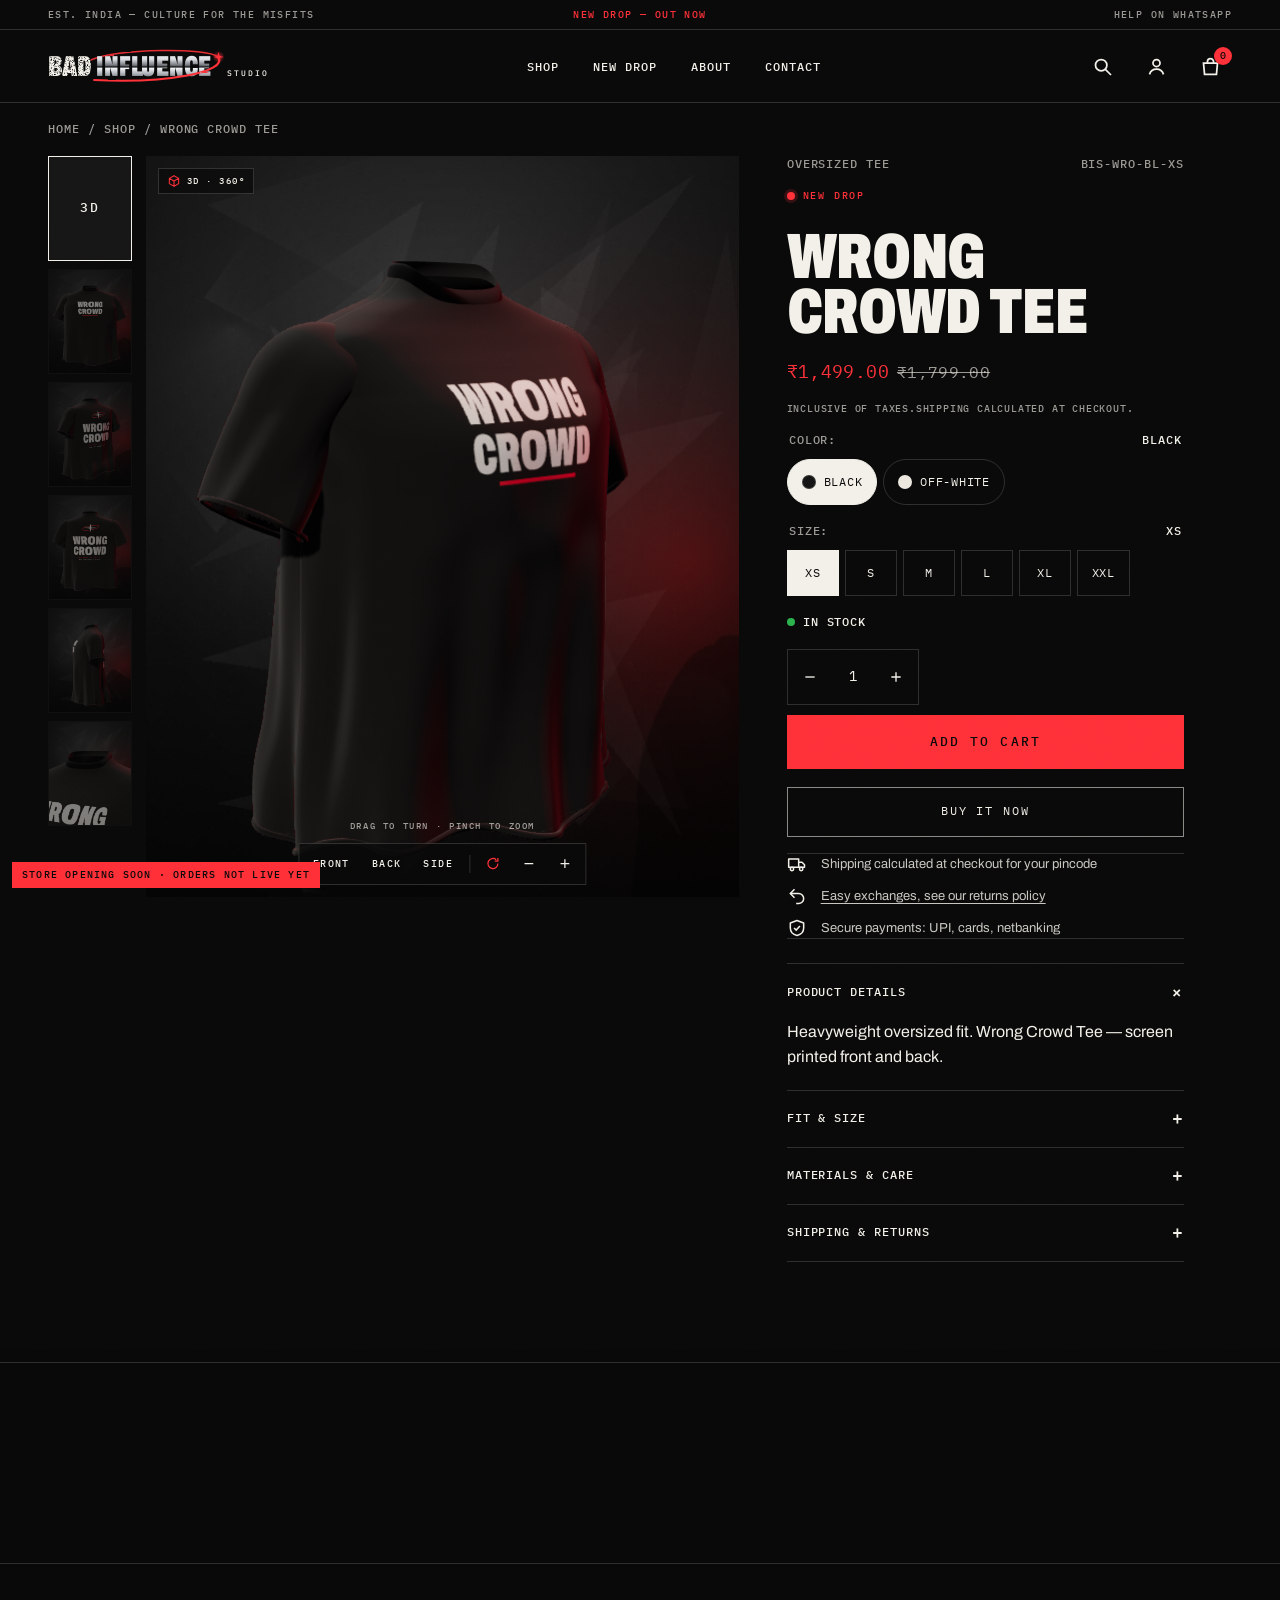
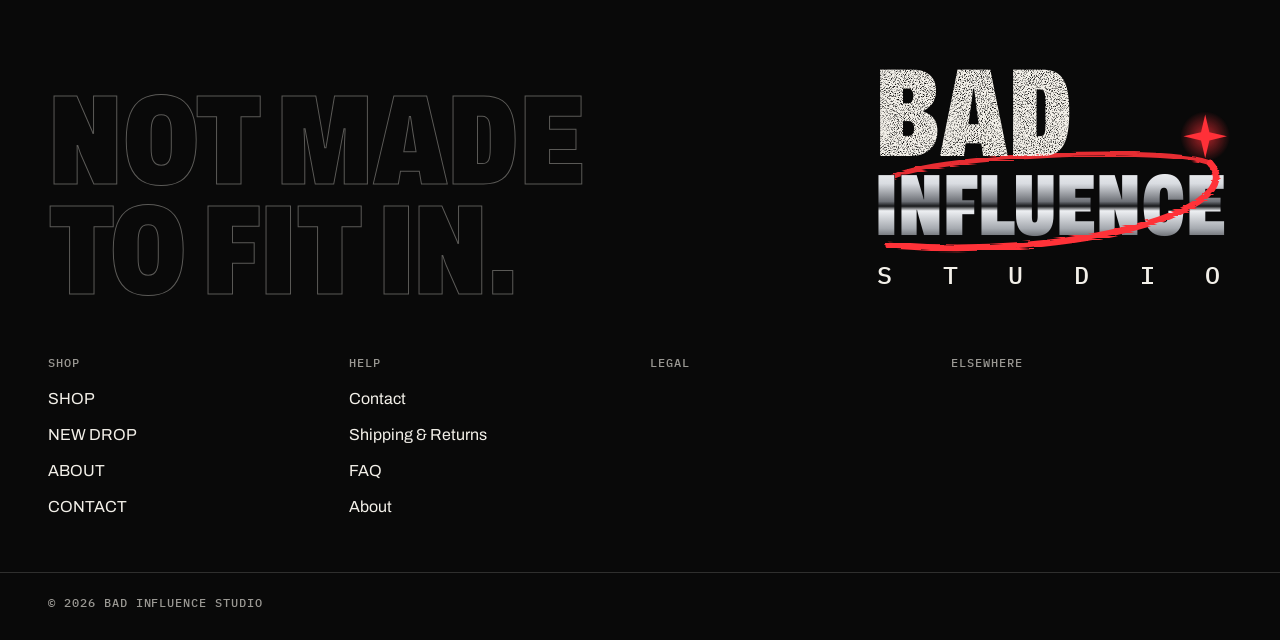
<file: bad-influence-studio-vercel/product-wrong-crowd-tee.html>
<!doctype html>
<html class="no-js" lang="en">
  <head>
    <meta charset="utf-8">
    <meta http-equiv="X-UA-Compatible" content="IE=edge">
    <meta name="viewport" content="width=device-width,initial-scale=1,viewport-fit=cover">
    <meta name="theme-color" content="#090909">
    <link rel="canonical" href="/"><link rel="icon" type="image/svg+xml" href="./assets/favicon.svg"><link rel="preconnect" href="https://fonts.googleapis.com">
    <link rel="preconnect" href="https://fonts.gstatic.com" crossorigin>
    <link rel="stylesheet" href="https://fonts.googleapis.com/css2?family=Archivo:wdth,wght@62..125,300..900&family=IBM+Plex+Mono:wght@400;500&family=Mrs+Saint+Delafield&display=swap"><title>WRONG CROWD TEE — BAD INFLUENCE STUDIO</title><meta name="description" content=""><meta property="og:site_name" content="BAD INFLUENCE STUDIO">
<meta property="og:url" content="/">
<meta property="og:title" content="WRONG CROWD TEE">
<meta property="og:type" content="product">
<meta property="og:description" content="BAD INFLUENCE STUDIO"><meta property="og:price:amount" content="1,499.00">
  <meta property="og:price:currency" content="INR"><meta name="twitter:card" content="summary_large_image">
<meta name="twitter:title" content="WRONG CROWD TEE">
<meta name="twitter:description" content="BAD INFLUENCE STUDIO">


    <link rel="stylesheet" href="./assets/theme.css">
    <style>
  :root {
    --ink: #090909;
    --paper: #F3F0E9;
    --concrete: #777777;
    --acid: #FF3038;
    --chrome: #C9CBCF;
    --ink-rgb: 9, 9, 9;
    --paper-rgb: 243, 240, 233;
    --acid-rgb: 255, 48, 56;
    --whatsapp-offset: 0px;
    --logo-w: 220px;
  }
</style>


    <script>
      document.documentElement.classList.replace('no-js', 'js');
      window.BIS = {
        routes: {
          root: "/",
          cart: "cart.html",
          cartAdd: "/cart/add",
          cartChange: "/cart/change",
          cartUpdate: "/cart/update",
          recommendations: "/recommendations/products"
        },
        moneyFormat: "₹{{amount}}",
        strings: {
          addToCart: "Add to cart",
          soldOut: "Sold out",
          unavailable: "Unavailable",
          adding: "Adding…",
          added: "Added",
          cartError: "Couldn't update your bag. Please try again."
        }
      };
    </script><script type="importmap">
      {
        "imports": {
          "three": "./assets/three.module.min.js",
          "three-bgu": "./assets/three-bgu.js",
          "three-gltf": "./assets/three-gltf-loader.js",
          "bis-3d": "./assets/bis-3d.js"
        }
      }
    </script>
    <script src="./assets/global.js" defer></script>
    <script type="module" src="./assets/bis-mockups.js"></script>

    
  <meta name="robots" content="noindex"><script src="assets/preview-shim.js"></script></head>

  <body class="template-product scheme-ink">
    <a class="skip-link" href="#MainContent">Skip to content</a>
    <div class="grain" aria-hidden="true"></div>

    <div id="shopify-section-template--announcement" class="shopify-section section-announce"><div class="announce mono" data-announce data-interval="4000"><p class="announce__side announce__side--left">EST. INDIA — CULTURE FOR THE MISFITS</p><ul class="announce__list" role="list" aria-label="Store announcements">
      <li class="announce__item is-active" ><span>INDEPENDENTLY BAD.</span></li><li class="announce__item" ><a href="/collections/all">NEW DROP — OUT NOW</a></li>
    </ul><p class="announce__side announce__side--right">HELP ON WHATSAPP</p></div>
</div><div id="shopify-section-template--header" class="shopify-section section-header"><header class="header" data-header>
  <div class="header__inner">
    <button type="button" class="header__menu-btn mono" aria-controls="MenuDrawer" aria-expanded="false" data-menu-open>
      <svg class="icon" viewBox="0 0 24 24" aria-hidden="true" focusable="false"><path d="M3 7h18M3 12h12M3 17h18" stroke="currentColor" stroke-width="2"/></svg><span class="visually-hidden">Menu</span>
    </button>

    <a href="/" class="header__logo">
      <svg class="logo logo--svg logo--horizontal" viewBox="0 0 610 96" role="img" aria-label="BAD INFLUENCE STUDIO">
      <title>BAD INFLUENCE STUDIO</title>
      <defs>
      <linearGradient id="lgChrome-hdr" x1="0" y1="0" x2="0" y2="1">
        <stop offset="0" stop-color="#ffffff"/><stop offset=".26" stop-color="#d9dce1"/><stop offset=".45" stop-color="#6e7177"/>
        <stop offset=".5" stop-color="#17181a"/><stop offset=".55" stop-color="#eef0f3"/><stop offset=".74" stop-color="#a5a9af"/>
        <stop offset=".9" stop-color="#3b3d41"/><stop offset="1" stop-color="#dfe2e6"/>
      </linearGradient>
      <filter id="lgRough-hdr" x="-5%" y="-5%" width="110%" height="110%">
        <feTurbulence type="fractalNoise" baseFrequency=".85" numOctaves="2" seed="3" result="n"/>
        <feColorMatrix in="n" type="matrix" values="0 0 0 0 0  0 0 0 0 0  0 0 0 0 0  0 0 0 -3.2 2.55" result="m"/>
        <feComposite in="SourceGraphic" in2="m" operator="in"/>
      </filter>
      <filter id="lgBrush-hdr" x="-10%" y="-40%" width="120%" height="180%">
        <feTurbulence type="fractalNoise" baseFrequency=".015 .9" numOctaves="2" seed="8" result="t"/>
        <feDisplacementMap in="SourceGraphic" in2="t" scale="5"/>
      </filter>
      <radialGradient id="lgGlow-hdr"><stop offset="0" stop-color="#FF3038" stop-opacity=".7"/><stop offset="1" stop-color="#FF3038" stop-opacity="0"/></radialGradient>
    </defs>
      <path d="M120 30 C 200 -2, 440 -4, 472 22" fill="none" stroke="#FF3038" stroke-width="4.5" stroke-linecap="round" opacity=".9" filter="url(#lgBrush-hdr)"/>
      <text x="0" y="76" font-family="Archivo, 'Arial Narrow', sans-serif" font-weight="900" font-size="80" style="font-stretch:62%" textLength="122" lengthAdjust="spacingAndGlyphs" fill="#F3F0E9" filter="url(#lgRough-hdr)">BAD</text>
      <text x="134" y="76" font-family="Archivo, 'Arial Narrow', sans-serif" font-weight="900" font-size="80" style="font-stretch:62%" textLength="318" lengthAdjust="spacingAndGlyphs" fill="url(#lgChrome-hdr)" stroke="#0b0b0c" stroke-width="1.2" paint-order="stroke">INFLUENCE</text>
      <path d="M472 22 C 500 64, 330 96, 128 86" fill="none" stroke="#FF3038" stroke-width="6" stroke-linecap="round" filter="url(#lgBrush-hdr)"/>
      <circle cx="473" cy="22" r="17" fill="url(#lgGlow-hdr)"/>
      <path d="M473 8 L476 19 L487 22 L476 25 L473 36 L470 25 L459 22 L470 19 Z" fill="#FF3038"/>
      <text x="496" y="76" font-family="'IBM Plex Mono', ui-monospace, monospace" font-weight="500" font-size="21" textLength="112" lengthAdjust="spacing" fill="#F3F0E9">STUDIO</text>
    </svg>
    </a>

    <nav class="header__nav" aria-label="Primary">
      <ul role="list"><li><a href="/collections/all" class="header__link mono">SHOP</a></li><li><a href="/collections/new-drop" class="header__link mono">NEW DROP</a></li><li><a href="/pages/about" class="header__link mono">ABOUT</a></li><li><a href="/pages/contact" class="header__link mono">CONTACT</a></li></ul>
    </nav>

    <div class="header__actions">
      <button type="button" class="header__action mono" aria-controls="SearchDialog" data-search-open>
        <svg class="icon" viewBox="0 0 24 24" aria-hidden="true" focusable="false"><circle cx="10.5" cy="10.5" r="6.5" fill="none" stroke="currentColor" stroke-width="2"/><path d="M15.5 15.5 21 21" stroke="currentColor" stroke-width="2" stroke-linecap="square"/></svg><span class="visually-hidden">Search</span>
      </button><a href="/account" class="header__action mono header__action--account">
          <svg class="icon" viewBox="0 0 24 24" aria-hidden="true" focusable="false"><circle cx="12" cy="8" r="4" fill="none" stroke="currentColor" stroke-width="2"/><path d="M4 21c1.2-4 4.2-6 8-6s6.8 2 8 6" fill="none" stroke="currentColor" stroke-width="2"/></svg><span class="visually-hidden">Log in</span>
        </a><a href="cart.html" class="header__action header__bag mono" data-cart-open aria-controls="CartDrawer">
        <svg class="icon" viewBox="0 0 24 24" aria-hidden="true" focusable="false"><path d="M4 8h16l-1.2 13H5.2z" fill="none" stroke="currentColor" stroke-width="2" stroke-linejoin="miter"/><path d="M8.5 8V6.5a3.5 3.5 0 0 1 7 0V8" fill="none" stroke="currentColor" stroke-width="2"/></svg>
        <span class="header__bag-count" data-cart-count aria-hidden="true">0</span>
        <span class="visually-hidden" data-cart-count-label>Bag, 0 items</span>
      </a>
    </div>
  </div>
</header>

<dialog class="menu-drawer scheme-ink" id="MenuDrawer" aria-label="Menu" data-menu-drawer>
  <div class="menu-drawer__top">
    <svg class="logo logo--svg logo--horizontal" viewBox="0 0 610 96" role="img" aria-label="BAD INFLUENCE STUDIO">
      <title>BAD INFLUENCE STUDIO</title>
      <defs>
      <linearGradient id="lgChrome-menu" x1="0" y1="0" x2="0" y2="1">
        <stop offset="0" stop-color="#ffffff"/><stop offset=".26" stop-color="#d9dce1"/><stop offset=".45" stop-color="#6e7177"/>
        <stop offset=".5" stop-color="#17181a"/><stop offset=".55" stop-color="#eef0f3"/><stop offset=".74" stop-color="#a5a9af"/>
        <stop offset=".9" stop-color="#3b3d41"/><stop offset="1" stop-color="#dfe2e6"/>
      </linearGradient>
      <filter id="lgRough-menu" x="-5%" y="-5%" width="110%" height="110%">
        <feTurbulence type="fractalNoise" baseFrequency=".85" numOctaves="2" seed="3" result="n"/>
        <feColorMatrix in="n" type="matrix" values="0 0 0 0 0  0 0 0 0 0  0 0 0 0 0  0 0 0 -3.2 2.55" result="m"/>
        <feComposite in="SourceGraphic" in2="m" operator="in"/>
      </filter>
      <filter id="lgBrush-menu" x="-10%" y="-40%" width="120%" height="180%">
        <feTurbulence type="fractalNoise" baseFrequency=".015 .9" numOctaves="2" seed="8" result="t"/>
        <feDisplacementMap in="SourceGraphic" in2="t" scale="5"/>
      </filter>
      <radialGradient id="lgGlow-menu"><stop offset="0" stop-color="#FF3038" stop-opacity=".7"/><stop offset="1" stop-color="#FF3038" stop-opacity="0"/></radialGradient>
    </defs>
      <path d="M120 30 C 200 -2, 440 -4, 472 22" fill="none" stroke="#FF3038" stroke-width="4.5" stroke-linecap="round" opacity=".9" filter="url(#lgBrush-menu)"/>
      <text x="0" y="76" font-family="Archivo, 'Arial Narrow', sans-serif" font-weight="900" font-size="80" style="font-stretch:62%" textLength="122" lengthAdjust="spacingAndGlyphs" fill="#F3F0E9" filter="url(#lgRough-menu)">BAD</text>
      <text x="134" y="76" font-family="Archivo, 'Arial Narrow', sans-serif" font-weight="900" font-size="80" style="font-stretch:62%" textLength="318" lengthAdjust="spacingAndGlyphs" fill="url(#lgChrome-menu)" stroke="#0b0b0c" stroke-width="1.2" paint-order="stroke">INFLUENCE</text>
      <path d="M472 22 C 500 64, 330 96, 128 86" fill="none" stroke="#FF3038" stroke-width="6" stroke-linecap="round" filter="url(#lgBrush-menu)"/>
      <circle cx="473" cy="22" r="17" fill="url(#lgGlow-menu)"/>
      <path d="M473 8 L476 19 L487 22 L476 25 L473 36 L470 25 L459 22 L470 19 Z" fill="#FF3038"/>
      <text x="496" y="76" font-family="'IBM Plex Mono', ui-monospace, monospace" font-weight="500" font-size="21" textLength="112" lengthAdjust="spacing" fill="#F3F0E9">STUDIO</text>
    </svg>
    <button type="button" class="icon-btn" data-dialog-close aria-label="Close menu"><svg class="icon" viewBox="0 0 24 24" aria-hidden="true" focusable="false"><path d="m5 5 14 14M19 5 5 19" stroke="currentColor" stroke-width="2"/></svg></button>
  </div>
  <nav aria-label="Mobile">
    <ol class="menu-drawer__list" role="list"><li>
          <a href="/collections/all" class="menu-drawer__link">
            <span class="menu-drawer__num mono">01</span>SHOP
          </a></li><li>
          <a href="/collections/new-drop" class="menu-drawer__link">
            <span class="menu-drawer__num mono">02</span>NEW DROP
          </a></li><li>
          <a href="/pages/about" class="menu-drawer__link">
            <span class="menu-drawer__num mono">03</span>ABOUT
          </a></li><li>
          <a href="/pages/contact" class="menu-drawer__link">
            <span class="menu-drawer__num mono">04</span>CONTACT
          </a></li></ol>
  </nav>
  <div class="menu-drawer__foot mono"><a href="/account">Log in</a><span class="menu-drawer__tag">Not made to fit in.</span>
  </div>
</dialog>

<dialog class="search-dialog scheme-ink" id="SearchDialog" aria-label="Search" data-search-dialog>
  <form action="/search" method="get" role="search" class="search-dialog__form">
    <label for="SearchInput" class="mono">Search the studio</label>
    <div class="search-dialog__row">
      <input id="SearchInput" type="search" name="q" value="" placeholder="Tees, hoodies, bad ideas…" autocomplete="off">
      <input type="hidden" name="type" value="product">
      <button type="submit" class="btn btn--light">Search</button>
    </div>
  </form>
  <button type="button" class="icon-btn search-dialog__close" data-dialog-close aria-label="Close search"><svg class="icon" viewBox="0 0 24 24" aria-hidden="true" focusable="false"><path d="m5 5 14 14M19 5 5 19" stroke="currentColor" stroke-width="2"/></svg></button>
</dialog>


</div><div id="shopify-section-template--main" class="shopify-section section-product"><section class="pdp scheme-ink" data-product-section data-section-id="template--main" data-product-handle="wrong-crowd-tee" data-product-id="7001">
  <nav class="crumbs mono page-width" aria-label="Breadcrumb">
    <a href="/">Home</a><span aria-hidden="true">/</span><a href="shop.html">Shop</a><span aria-hidden="true">/</span><span aria-current="page">WRONG CROWD TEE</span>
  </nav>

  <div class="pdp__grid">
    <div class="pdp__gallery" data-gallery>
      <ul class="pdp__media" role="list" data-gallery-track aria-label="Product media"><li class="pdp__slide pdp__slide--model" data-media-id="mock-0">
            <bis-tee3d class="tee3d pdp__viewer" data-tee3d="{&quot;garment&quot;:&quot;tee&quot;,&quot;color&quot;:&quot;#141414&quot;,&quot;colors&quot;:[{&quot;name&quot;:&quot;Black&quot;,&quot;hex&quot;:&quot;#141414&quot;},{&quot;name&quot;:&quot;Off-White&quot;,&quot;hex&quot;:&quot;#ECE8DF&quot;}],&quot;print&quot;:&quot;WRONG|CROWD&quot;,&quot;mannequin&quot;:&quot;none&quot;,&quot;view&quot;:&quot;front34&quot;,&quot;autoRotate&quot;:true,&quot;backdrop&quot;:true,&quot;title&quot;:&quot;WRONG CROWD TEE&quot;,&quot;printFront&quot;:&quot;./assets/print-wrong-crowd-front-light.png&quot;,&quot;printBack&quot;:&quot;./assets/print-wrong-crowd-back-light.png&quot;,&quot;printFrontAlt&quot;:&quot;./assets/print-wrong-crowd-front-dark.png&quot;,&quot;printBackAlt&quot;:&quot;./assets/print-wrong-crowd-back-dark.png&quot;}" data-eager>
  <div class="tee3d__poster" aria-hidden="true"></div>
  <canvas class="tee3d__canvas" role="img" aria-label="Interactive 3D view of WRONG CROWD TEE. Drag or use the arrow keys to turn it, plus and minus to zoom."></canvas>
  <span class="tee3d__loading mono" aria-hidden="true"><span class="tee3d__spinner"></span>Loading 3D</span>
  <span class="tee3d__badge mono" aria-hidden="true"><svg class="icon" viewBox="0 0 24 24" aria-hidden="true" focusable="false"><path d="M12 3 4 7.5v9L12 21l8-4.5v-9z M4 7.5 12 12l8-4.5 M12 12v9" fill="none" stroke="currentColor" stroke-width="1.8" stroke-linejoin="round"/></svg>3D · 360°</span>
  <span class="tee3d__hint mono" aria-hidden="true">Drag to turn · pinch to zoom</span>
  <p class="visually-hidden" role="status" aria-live="polite" data-tee3d-status></p><div class="tee3d__controls" role="toolbar" aria-label="3D view controls">
      <button type="button" class="tee3d__btn mono" data-tee3d-action="front">Front</button>
      <button type="button" class="tee3d__btn mono" data-tee3d-action="back">Back</button>
      <button type="button" class="tee3d__btn mono" data-tee3d-action="side">Side</button>
      <span class="tee3d__sep" aria-hidden="true"></span>
      <button type="button" class="tee3d__btn tee3d__btn--icon" data-tee3d-action="spin" aria-pressed="true" aria-label="Auto-rotate"><svg class="icon" viewBox="0 0 24 24" aria-hidden="true" focusable="false"><path d="M20 12a8 8 0 1 1-2.6-5.9" fill="none" stroke="currentColor" stroke-width="2"/><path d="M20 3v5h-5" fill="none" stroke="currentColor" stroke-width="2"/></svg></button>
      <button type="button" class="tee3d__btn tee3d__btn--icon" data-tee3d-action="zoom-out" aria-label="Zoom out"><svg class="icon" viewBox="0 0 24 24" aria-hidden="true" focusable="false"><path d="M5 12h14" stroke="currentColor" stroke-width="2"/></svg></button>
      <button type="button" class="tee3d__btn tee3d__btn--icon" data-tee3d-action="zoom-in" aria-label="Zoom in"><svg class="icon" viewBox="0 0 24 24" aria-hidden="true" focusable="false"><path d="M12 5v14M5 12h14" stroke="currentColor" stroke-width="2"/></svg></button>
    </div></bis-tee3d>
<script type="module" src="./assets/tee-3d.js"></script>

          </li><li class="pdp__slide" data-media-id="mock-1">
              <div class="mock-host pdp__mock"><img class="mock3d " data-mock3d="{&quot;type&quot;:&quot;Oversized Tee&quot;,&quot;title&quot;:&quot;WRONG CROWD TEE&quot;,&quot;color&quot;:&quot;Black&quot;,&quot;print&quot;:&quot;WRONG|CROWD&quot;,&quot;back&quot;:&quot;&quot;,&quot;view&quot;:&quot;front&quot;,&quot;mannequin&quot;:&quot;none&quot;,&quot;seed&quot;:22,&quot;printFront&quot;:&quot;./assets/print-wrong-crowd-front-light.png&quot;,&quot;printBack&quot;:&quot;./assets/print-wrong-crowd-back-light.png&quot;,&quot;printFrontAlt&quot;:&quot;./assets/print-wrong-crowd-front-dark.png&quot;,&quot;printBackAlt&quot;:&quot;./assets/print-wrong-crowd-back-dark.png&quot;}" src="[data-uri]" alt="WRONG CROWD TEE — 3D mockup, front view" width="1000" height="1250" loading="lazy"><span class="mock-tag mono" aria-hidden="true">3D mockup</span></div>
            </li><li class="pdp__slide" data-media-id="mock-2">
              <div class="mock-host pdp__mock"><img class="mock3d " data-mock3d="{&quot;type&quot;:&quot;Oversized Tee&quot;,&quot;title&quot;:&quot;WRONG CROWD TEE&quot;,&quot;color&quot;:&quot;Black&quot;,&quot;print&quot;:&quot;WRONG|CROWD&quot;,&quot;back&quot;:&quot;&quot;,&quot;view&quot;:&quot;back34&quot;,&quot;mannequin&quot;:&quot;none&quot;,&quot;seed&quot;:22,&quot;printFront&quot;:&quot;./assets/print-wrong-crowd-front-light.png&quot;,&quot;printBack&quot;:&quot;./assets/print-wrong-crowd-back-light.png&quot;,&quot;printFrontAlt&quot;:&quot;./assets/print-wrong-crowd-front-dark.png&quot;,&quot;printBackAlt&quot;:&quot;./assets/print-wrong-crowd-back-dark.png&quot;}" src="[data-uri]" alt="WRONG CROWD TEE — 3D mockup, back34 view" width="1000" height="1250" loading="lazy"><span class="mock-tag mono" aria-hidden="true">3D mockup</span></div>
            </li><li class="pdp__slide" data-media-id="mock-3">
              <div class="mock-host pdp__mock"><img class="mock3d " data-mock3d="{&quot;type&quot;:&quot;Oversized Tee&quot;,&quot;title&quot;:&quot;WRONG CROWD TEE&quot;,&quot;color&quot;:&quot;Black&quot;,&quot;print&quot;:&quot;WRONG|CROWD&quot;,&quot;back&quot;:&quot;&quot;,&quot;view&quot;:&quot;back&quot;,&quot;mannequin&quot;:&quot;none&quot;,&quot;seed&quot;:22,&quot;printFront&quot;:&quot;./assets/print-wrong-crowd-front-light.png&quot;,&quot;printBack&quot;:&quot;./assets/print-wrong-crowd-back-light.png&quot;,&quot;printFrontAlt&quot;:&quot;./assets/print-wrong-crowd-front-dark.png&quot;,&quot;printBackAlt&quot;:&quot;./assets/print-wrong-crowd-back-dark.png&quot;}" src="[data-uri]" alt="WRONG CROWD TEE — 3D mockup, back view" width="1000" height="1250" loading="lazy"><span class="mock-tag mono" aria-hidden="true">3D mockup</span></div>
            </li><li class="pdp__slide" data-media-id="mock-4">
              <div class="mock-host pdp__mock"><img class="mock3d " data-mock3d="{&quot;type&quot;:&quot;Oversized Tee&quot;,&quot;title&quot;:&quot;WRONG CROWD TEE&quot;,&quot;color&quot;:&quot;Black&quot;,&quot;print&quot;:&quot;WRONG|CROWD&quot;,&quot;back&quot;:&quot;&quot;,&quot;view&quot;:&quot;side&quot;,&quot;mannequin&quot;:&quot;none&quot;,&quot;seed&quot;:22,&quot;printFront&quot;:&quot;./assets/print-wrong-crowd-front-light.png&quot;,&quot;printBack&quot;:&quot;./assets/print-wrong-crowd-back-light.png&quot;,&quot;printFrontAlt&quot;:&quot;./assets/print-wrong-crowd-front-dark.png&quot;,&quot;printBackAlt&quot;:&quot;./assets/print-wrong-crowd-back-dark.png&quot;}" src="[data-uri]" alt="WRONG CROWD TEE — 3D mockup, side view" width="1000" height="1250" loading="lazy"><span class="mock-tag mono" aria-hidden="true">3D mockup</span></div>
            </li><li class="pdp__slide" data-media-id="mock-5">
              <div class="mock-host pdp__mock"><img class="mock3d " data-mock3d="{&quot;type&quot;:&quot;Oversized Tee&quot;,&quot;title&quot;:&quot;WRONG CROWD TEE&quot;,&quot;color&quot;:&quot;Black&quot;,&quot;print&quot;:&quot;WRONG|CROWD&quot;,&quot;back&quot;:&quot;&quot;,&quot;view&quot;:&quot;collar&quot;,&quot;mannequin&quot;:&quot;none&quot;,&quot;seed&quot;:22,&quot;printFront&quot;:&quot;./assets/print-wrong-crowd-front-light.png&quot;,&quot;printBack&quot;:&quot;./assets/print-wrong-crowd-back-light.png&quot;,&quot;printFrontAlt&quot;:&quot;./assets/print-wrong-crowd-front-dark.png&quot;,&quot;printBackAlt&quot;:&quot;./assets/print-wrong-crowd-back-dark.png&quot;}" src="[data-uri]" alt="WRONG CROWD TEE — 3D mockup, collar view" width="1000" height="1250" loading="lazy"><span class="mock-tag mono" aria-hidden="true">3D mockup</span></div>
            </li></ul><p class="pdp__counter mono" aria-hidden="true"><span data-gallery-index>1</span> / 6</p>
        <ul class="pdp__thumbs" role="list" aria-label="Choose view">
          <li><button type="button" class="pdp__thumb pdp__thumb--3d is-active" data-thumb="mock-0" aria-label="Show interactive 3D mockup" aria-current="true"><span class="mono">3D</span></button></li><li><button type="button" class="pdp__thumb" data-thumb="mock-1" aria-label="Show front view"><img class="mock3d mock3d--mirror " data-mock3d-mirror="{&quot;type&quot;:&quot;Oversized Tee&quot;,&quot;title&quot;:&quot;WRONG CROWD TEE&quot;,&quot;color&quot;:&quot;Black&quot;,&quot;print&quot;:&quot;WRONG|CROWD&quot;,&quot;back&quot;:&quot;&quot;,&quot;view&quot;:&quot;front&quot;,&quot;mannequin&quot;:&quot;none&quot;,&quot;seed&quot;:22,&quot;printFront&quot;:&quot;./assets/print-wrong-crowd-front-light.png&quot;,&quot;printBack&quot;:&quot;./assets/print-wrong-crowd-back-light.png&quot;,&quot;printFrontAlt&quot;:&quot;./assets/print-wrong-crowd-front-dark.png&quot;,&quot;printBackAlt&quot;:&quot;./assets/print-wrong-crowd-back-dark.png&quot;}" src="[data-uri]" alt="" width="160" height="200"></button></li><li><button type="button" class="pdp__thumb" data-thumb="mock-2" aria-label="Show back34 view"><img class="mock3d mock3d--mirror " data-mock3d-mirror="{&quot;type&quot;:&quot;Oversized Tee&quot;,&quot;title&quot;:&quot;WRONG CROWD TEE&quot;,&quot;color&quot;:&quot;Black&quot;,&quot;print&quot;:&quot;WRONG|CROWD&quot;,&quot;back&quot;:&quot;&quot;,&quot;view&quot;:&quot;back34&quot;,&quot;mannequin&quot;:&quot;none&quot;,&quot;seed&quot;:22,&quot;printFront&quot;:&quot;./assets/print-wrong-crowd-front-light.png&quot;,&quot;printBack&quot;:&quot;./assets/print-wrong-crowd-back-light.png&quot;,&quot;printFrontAlt&quot;:&quot;./assets/print-wrong-crowd-front-dark.png&quot;,&quot;printBackAlt&quot;:&quot;./assets/print-wrong-crowd-back-dark.png&quot;}" src="[data-uri]" alt="" width="160" height="200"></button></li><li><button type="button" class="pdp__thumb" data-thumb="mock-3" aria-label="Show back view"><img class="mock3d mock3d--mirror " data-mock3d-mirror="{&quot;type&quot;:&quot;Oversized Tee&quot;,&quot;title&quot;:&quot;WRONG CROWD TEE&quot;,&quot;color&quot;:&quot;Black&quot;,&quot;print&quot;:&quot;WRONG|CROWD&quot;,&quot;back&quot;:&quot;&quot;,&quot;view&quot;:&quot;back&quot;,&quot;mannequin&quot;:&quot;none&quot;,&quot;seed&quot;:22,&quot;printFront&quot;:&quot;./assets/print-wrong-crowd-front-light.png&quot;,&quot;printBack&quot;:&quot;./assets/print-wrong-crowd-back-light.png&quot;,&quot;printFrontAlt&quot;:&quot;./assets/print-wrong-crowd-front-dark.png&quot;,&quot;printBackAlt&quot;:&quot;./assets/print-wrong-crowd-back-dark.png&quot;}" src="[data-uri]" alt="" width="160" height="200"></button></li><li><button type="button" class="pdp__thumb" data-thumb="mock-4" aria-label="Show side view"><img class="mock3d mock3d--mirror " data-mock3d-mirror="{&quot;type&quot;:&quot;Oversized Tee&quot;,&quot;title&quot;:&quot;WRONG CROWD TEE&quot;,&quot;color&quot;:&quot;Black&quot;,&quot;print&quot;:&quot;WRONG|CROWD&quot;,&quot;back&quot;:&quot;&quot;,&quot;view&quot;:&quot;side&quot;,&quot;mannequin&quot;:&quot;none&quot;,&quot;seed&quot;:22,&quot;printFront&quot;:&quot;./assets/print-wrong-crowd-front-light.png&quot;,&quot;printBack&quot;:&quot;./assets/print-wrong-crowd-back-light.png&quot;,&quot;printFrontAlt&quot;:&quot;./assets/print-wrong-crowd-front-dark.png&quot;,&quot;printBackAlt&quot;:&quot;./assets/print-wrong-crowd-back-dark.png&quot;}" src="[data-uri]" alt="" width="160" height="200"></button></li><li><button type="button" class="pdp__thumb" data-thumb="mock-5" aria-label="Show collar view"><img class="mock3d mock3d--mirror " data-mock3d-mirror="{&quot;type&quot;:&quot;Oversized Tee&quot;,&quot;title&quot;:&quot;WRONG CROWD TEE&quot;,&quot;color&quot;:&quot;Black&quot;,&quot;print&quot;:&quot;WRONG|CROWD&quot;,&quot;back&quot;:&quot;&quot;,&quot;view&quot;:&quot;collar&quot;,&quot;mannequin&quot;:&quot;none&quot;,&quot;seed&quot;:22,&quot;printFront&quot;:&quot;./assets/print-wrong-crowd-front-light.png&quot;,&quot;printBack&quot;:&quot;./assets/print-wrong-crowd-back-light.png&quot;,&quot;printFrontAlt&quot;:&quot;./assets/print-wrong-crowd-front-dark.png&quot;,&quot;printBackAlt&quot;:&quot;./assets/print-wrong-crowd-back-dark.png&quot;}" src="[data-uri]" alt="" width="160" height="200"></button></li></ul></div>

    <div class="pdp__info">
      <div class="pdp__sticky">
        <p class="pdp__meta mono">
          <span>Oversized Tee</span>
          <span data-variant-sku>BIS-WRO-BL-XS</span>
        </p><p class="pdp__badge mono"><span class="dot dot--acid"></span>New drop</p><h1 class="pdp__title display">WRONG CROWD TEE</h1>

        <div class="pdp__price-row">
          <div class="pdp__price" data-variant-price>
            <div class="price price--sale" data-price>
  <span class="visually-hidden">Sale price</span>
  <span class="price__current" data-price-current>₹1,499.00</span><span class="visually-hidden">Regular price</span>
    <s class="price__compare" data-price-compare>₹1,799.00</s></div>
          </div></div>
        <p class="pdp__tax mono">Inclusive of taxes.Shipping calculated at checkout.
        </p><form method="post" action="/cart/add" id="ProductForm-template--main" class="pdp__form" novalidate="novalidate" data-product-form=""><input type="hidden" name="id" value="2001" data-variant-id><div class="picker" data-variant-picker><fieldset class="picker__group" data-option-index="0">
                  <legend class="picker__legend mono">
                    Color: <span data-option-selected>Black</span></legend>
                  <div class="picker__values"><input type="radio" class="picker__radio visually-hidden" id="Opt-template--main-0-0" name="option-0" value="Black" checked>
                      <label for="Opt-template--main-0-0" class="chip chip--swatch" data-option-value="Black"><span class="chip__dot" style="background: #141414"></span>Black
                      </label><input type="radio" class="picker__radio visually-hidden" id="Opt-template--main-0-1" name="option-0" value="Off-White">
                      <label for="Opt-template--main-0-1" class="chip chip--swatch" data-option-value="Off-White"><span class="chip__dot" style="background: #ECE8DF"></span>Off-White
                      </label></div>
                </fieldset><fieldset class="picker__group" data-option-index="1">
                  <legend class="picker__legend mono">
                    Size: <span data-option-selected>XS</span></legend>
                  <div class="picker__values"><input type="radio" class="picker__radio visually-hidden" id="Opt-template--main-1-0" name="option-1" value="XS" checked>
                      <label for="Opt-template--main-1-0" class="chip" data-option-value="XS">XS
                      </label><input type="radio" class="picker__radio visually-hidden" id="Opt-template--main-1-1" name="option-1" value="S">
                      <label for="Opt-template--main-1-1" class="chip" data-option-value="S">S
                      </label><input type="radio" class="picker__radio visually-hidden" id="Opt-template--main-1-2" name="option-1" value="M">
                      <label for="Opt-template--main-1-2" class="chip" data-option-value="M">M
                      </label><input type="radio" class="picker__radio visually-hidden" id="Opt-template--main-1-3" name="option-1" value="L">
                      <label for="Opt-template--main-1-3" class="chip" data-option-value="L">L
                      </label><input type="radio" class="picker__radio visually-hidden" id="Opt-template--main-1-4" name="option-1" value="XL">
                      <label for="Opt-template--main-1-4" class="chip" data-option-value="XL">XL
                      </label><input type="radio" class="picker__radio visually-hidden" id="Opt-template--main-1-5" name="option-1" value="XXL">
                      <label for="Opt-template--main-1-5" class="chip" data-option-value="XXL">XXL
                      </label></div>
                </fieldset></div><p class="pdp__stock mono" data-stock aria-live="polite"><span class="dot dot--ok"></span>In stock</p>

          <div class="pdp__buy">
            <div class="qty" data-qty>
              <button type="button" class="qty__btn" data-qty-minus aria-label="Decrease quantity"><svg class="icon" viewBox="0 0 24 24" aria-hidden="true" focusable="false"><path d="M5 12h14" stroke="currentColor" stroke-width="2"/></svg></button>
              <label for="Qty-template--main" class="visually-hidden">Quantity</label>
              <input id="Qty-template--main" class="qty__input" type="number" name="quantity" value="1" min="1" inputmode="numeric">
              <button type="button" class="qty__btn" data-qty-plus aria-label="Increase quantity"><svg class="icon" viewBox="0 0 24 24" aria-hidden="true" focusable="false"><path d="M12 5v14M5 12h14" stroke="currentColor" stroke-width="2"/></svg></button>
            </div>
            <button type="submit" name="add" class="btn btn--acid btn--block pdp__add" data-add-button >
              <span data-add-label>Add to cart</span>
            </button>
          </div>
          <p class="form-error mono" role="alert" data-form-error hidden></p><div class="pdp__dynamic"><button type="button" class="shopify-payment-button__button shopify-payment-button__button--unbranded">Buy it now</button></div></form><ul class="pdp__trust" role="list"><li><svg class="icon" viewBox="0 0 24 24" aria-hidden="true" focusable="false"><path d="M2 6h12v10H2zM14 10h4l3 3v3h-7z" fill="none" stroke="currentColor" stroke-width="1.8" stroke-linejoin="round"/><circle cx="6" cy="18" r="2" fill="none" stroke="currentColor" stroke-width="1.8"/><circle cx="17" cy="18" r="2" fill="none" stroke="currentColor" stroke-width="1.8"/></svg><span>Shipping calculated at checkout for your pincode</span></li><li><svg class="icon" viewBox="0 0 24 24" aria-hidden="true" focusable="false"><path d="M9 14 4 9l5-5" fill="none" stroke="currentColor" stroke-width="1.8"/><path d="M4 9h10a6 6 0 0 1 0 12h-3" fill="none" stroke="currentColor" stroke-width="1.8"/></svg><span><a href="/policies/refund-policy">Easy exchanges, see our returns policy</a></span></li><li><svg class="icon" viewBox="0 0 24 24" aria-hidden="true" focusable="false"><path d="M12 3 4 6v6c0 5 3.5 8 8 9 4.5-1 8-4 8-9V6z" fill="none" stroke="currentColor" stroke-width="1.8" stroke-linejoin="round"/><path d="m8.5 12 2.5 2.5 4.5-5" fill="none" stroke="currentColor" stroke-width="1.8"/></svg><span>Secure payments: UPI, cards, netbanking</span></li></ul>

        <div class="pdp__acc"><details class="acc" open>
              <summary class="acc__sum mono">Product details</summary>
              <div class="acc__body rte"><p>Heavyweight oversized fit. Wrong Crowd Tee — screen printed front and back. </p></div>
            </details><details class="acc">
              <summary class="acc__sum mono">Fit &amp; size</summary>
              <div class="acc__body">
                <dl class="spec mono"><div><dt>Fit</dt><dd>Oversized, drop shoulder</dd></div><div><dt>Model</dt><dd>Model is 6'0" wearing L</dd></div></dl></div>
            </details><details class="acc">
              <summary class="acc__sum mono">Materials &amp; care</summary>
              <div class="acc__body">
                <dl class="spec mono"><div><dt>Fabric</dt><dd>100% cotton, bio-washed</dd></div><div><dt>Weight</dt><dd>240 GSM</dd></div></dl><div class="rte">Cold wash inside out. Do not iron on print.</div></div>
            </details><details class="acc">
            <summary class="acc__sum mono">Shipping &amp; returns</summary>
            <div class="acc__body rte">
              <p>Shipping charges and delivery estimates are calculated at checkout for your pincode.</p>
              <p class="acc__links"><a href="/policies/shipping-policy">Shipping policy</a><a href="/policies/refund-policy">Returns &amp; refunds</a></p>
            </div>
          </details>
        </div>


      </div>
    </div>
  </div><div class="buybar scheme-ink" data-buybar aria-hidden="true">
    <div class="buybar__info">
      <span class="buybar__title">WRONG CROWD TEE</span>
      <span class="buybar__price mono" data-buybar-price>₹1,499.00</span>
    </div>
    <button type="submit" form="ProductForm-template--main" class="btn btn--acid btn--sm" data-buybar-button tabindex="-1" >
      <span data-add-label>Add to cart</span>
    </button>
  </div><script type="application/json" data-product-json>{"id": 7001, "handle": "wrong-crowd-tee", "title": "WRONG CROWD TEE", "type": "Oversized Tee", "vendor": "BAD INFLUENCE STUDIO", "url": "/products/wrong-crowd-tee", "price": 149900, "price_min": 149900, "price_max": 149900, "price_varies": false, "compare_at_price": 179900, "compare_at_price_max": 179900, "compare_at_price_min": 179900, "available": true, "variants": [{"id": 2001, "title": "Black / XS", "price": 149900, "compare_at_price": 179900, "available": true, "option1": "Black", "option2": "XS", "options": ["Black", "XS"], "sku": "BIS-WRO-BL-XS", "url": "/products/wrong-crowd-tee?variant=2001", "inventory_management": "shopify", "inventory_policy": "deny", "inventory_quantity": 12, "featured_media": null, "unit_price_measurement": null, "requires_selling_plan": false, "selected": false}, {"id": 2002, "title": "Black / S", "price": 149900, "compare_at_price": 179900, "available": true, "option1": "Black", "option2": "S", "options": ["Black", "S"], "sku": "BIS-WRO-BL-S", "url": "/products/wrong-crowd-tee?variant=2002", "inventory_management": "shopify", "inventory_policy": "deny", "inventory_quantity": 12, "featured_media": null, "unit_price_measurement": null, "requires_selling_plan": false, "selected": false}, {"id": 2003, "title": "Black / M", "price": 149900, "compare_at_price": 179900, "available": true, "option1": "Black", "option2": "M", "options": ["Black", "M"], "sku": "BIS-WRO-BL-M", "url": "/products/wrong-crowd-tee?variant=2003", "inventory_management": "shopify", "inventory_policy": "deny", "inventory_quantity": 12, "featured_media": null, "unit_price_measurement": null, "requires_selling_plan": false, "selected": false}, {"id": 2004, "title": "Black / L", "price": 149900, "compare_at_price": 179900, "available": true, "option1": "Black", "option2": "L", "options": ["Black", "L"], "sku": "BIS-WRO-BL-L", "url": "/products/wrong-crowd-tee?variant=2004", "inventory_management": "shopify", "inventory_policy": "deny", "inventory_quantity": 12, "featured_media": null, "unit_price_measurement": null, "requires_selling_plan": false, "selected": false}, {"id": 2005, "title": "Black / XL", "price": 149900, "compare_at_price": 179900, "available": true, "option1": "Black", "option2": "XL", "options": ["Black", "XL"], "sku": "BIS-WRO-BL-XL", "url": "/products/wrong-crowd-tee?variant=2005", "inventory_management": "shopify", "inventory_policy": "deny", "inventory_quantity": 12, "featured_media": null, "unit_price_measurement": null, "requires_selling_plan": false, "selected": false}, {"id": 2006, "title": "Black / XXL", "price": 149900, "compare_at_price": 179900, "available": true, "option1": "Black", "option2": "XXL", "options": ["Black", "XXL"], "sku": "BIS-WRO-BL-XXL", "url": "/products/wrong-crowd-tee?variant=2006", "inventory_management": "shopify", "inventory_policy": "deny", "inventory_quantity": 12, "featured_media": null, "unit_price_measurement": null, "requires_selling_plan": false, "selected": false}, {"id": 2007, "title": "Off-White / XS", "price": 149900, "compare_at_price": 179900, "available": true, "option1": "Off-White", "option2": "XS", "options": ["Off-White", "XS"], "sku": "BIS-WRO-OF-XS", "url": "/products/wrong-crowd-tee?variant=2007", "inventory_management": "shopify", "inventory_policy": "deny", "inventory_quantity": 12, "featured_media": null, "unit_price_measurement": null, "requires_selling_plan": false, "selected": false}, {"id": 2008, "title": "Off-White / S", "price": 149900, "compare_at_price": 179900, "available": true, "option1": "Off-White", "option2": "S", "options": ["Off-White", "S"], "sku": "BIS-WRO-OF-S", "url": "/products/wrong-crowd-tee?variant=2008", "inventory_management": "shopify", "inventory_policy": "deny", "inventory_quantity": 12, "featured_media": null, "unit_price_measurement": null, "requires_selling_plan": false, "selected": false}, {"id": 2009, "title": "Off-White / M", "price": 149900, "compare_at_price": 179900, "available": true, "option1": "Off-White", "option2": "M", "options": ["Off-White", "M"], "sku": "BIS-WRO-OF-M", "url": "/products/wrong-crowd-tee?variant=2009", "inventory_management": "shopify", "inventory_policy": "deny", "inventory_quantity": 12, "featured_media": null, "unit_price_measurement": null, "requires_selling_plan": false, "selected": false}, {"id": 2010, "title": "Off-White / L", "price": 149900, "compare_at_price": 179900, "available": true, "option1": "Off-White", "option2": "L", "options": ["Off-White", "L"], "sku": "BIS-WRO-OF-L", "url": "/products/wrong-crowd-tee?variant=2010", "inventory_management": "shopify", "inventory_policy": "deny", "inventory_quantity": 12, "featured_media": null, "unit_price_measurement": null, "requires_selling_plan": false, "selected": false}, {"id": 2011, "title": "Off-White / XL", "price": 149900, "compare_at_price": 179900, "available": true, "option1": "Off-White", "option2": "XL", "options": ["Off-White", "XL"], "sku": "BIS-WRO-OF-XL", "url": "/products/wrong-crowd-tee?variant=2011", "inventory_management": "shopify", "inventory_policy": "deny", "inventory_quantity": 12, "featured_media": null, "unit_price_measurement": null, "requires_selling_plan": false, "selected": false}, {"id": 2012, "title": "Off-White / XXL", "price": 149900, "compare_at_price": 179900, "available": false, "option1": "Off-White", "option2": "XXL", "options": ["Off-White", "XXL"], "sku": "BIS-WRO-OF-XXL", "url": "/products/wrong-crowd-tee?variant=2012", "inventory_management": "shopify", "inventory_policy": "deny", "inventory_quantity": 12, "featured_media": null, "unit_price_measurement": null, "requires_selling_plan": false, "selected": false}], "selected_or_first_available_variant": {"id": 2001, "title": "Black / XS", "price": 149900, "compare_at_price": 179900, "available": true, "option1": "Black", "option2": "XS", "options": ["Black", "XS"], "sku": "BIS-WRO-BL-XS", "url": "/products/wrong-crowd-tee?variant=2001", "inventory_management": "shopify", "inventory_policy": "deny", "inventory_quantity": 12, "featured_media": null, "unit_price_measurement": null, "requires_selling_plan": false, "selected": false}, "first_available_variant": {"id": 2001, "title": "Black / XS", "price": 149900, "compare_at_price": 179900, "available": true, "option1": "Black", "option2": "XS", "options": ["Black", "XS"], "sku": "BIS-WRO-BL-XS", "url": "/products/wrong-crowd-tee?variant=2001", "inventory_management": "shopify", "inventory_policy": "deny", "inventory_quantity": 12, "featured_media": null, "unit_price_measurement": null, "requires_selling_plan": false, "selected": false}, "selected_variant": null, "has_only_default_variant": false, "options": ["Color", "Size"], "options_with_values": [{"name": "Color", "position": 1, "values": [{"swatch": {"color": "#141414"}, "available": true, "name": "Black"}, {"swatch": {"color": "#ECE8DF"}, "available": true, "name": "Off-White"}], "selected_value": "Black"}, {"name": "Size", "position": 2, "values": [{"swatch": null, "available": true, "name": "XS"}, {"swatch": null, "available": true, "name": "S"}, {"swatch": null, "available": true, "name": "M"}, {"swatch": null, "available": true, "name": "L"}, {"swatch": null, "available": true, "name": "XL"}, {"swatch": null, "available": true, "name": "XXL"}], "selected_value": "XS"}], "media": [], "images": [], "featured_media": null, "featured_image": null, "tags": ["new-drop"], "description": "<p>Heavyweight oversized fit. Wrong Crowd Tee — screen printed front and back. <\/p>", "metafields": {"custom": {"fabric": "100% cotton, bio-washed", "gsm": 240, "fit": "Oversized, drop shoulder", "model_info": "Model is 6'0\" wearing L", "care": "Cold wash inside out. Do not iron on print.", "mock_print": {"value": "WRONG|CROWD"}}, "reviews": {"rating": {"value": ""}, "rating_count": ""}}, "requires_selling_plan": false, "selling_plan_groups": [], "gift_card?": false, "created_at": "2026-10-01", "quantity_price_breaks_configured?": false}</script><script type="application/ld+json"></script>
</section>


</div><div id="shopify-section-template--related" class="shopify-section section-related"><section class="rail scheme-ink" data-recommendations
  data-url="/recommendations/products?section_id=template--related&product_id=7001&limit=4&intent=related"></section>


</div><div id="shopify-section-template--recent" class="shopify-section section-recent"><section class="rail scheme-ink" data-recently-viewed data-limit="4" data-current="wrong-crowd-tee" hidden>
  <div class="page-width">
    <h2 class="rail__title display">YOU WERE LOOKING</h2>
    <ul class="rail__list" role="list" data-recent-list data-drag-scroll></ul>
  </div>
</section>


</div>
    </main>

    <div id="shopify-section-template--footer" class="shopify-section section-footer"><footer class="footer scheme-ink">
  <div class="footer__signoff">
    <p class="footer__big display" aria-hidden="true">Not made to fit in.</p>
    <div class="footer__mark"><svg class="logo logo--svg logo--stacked" viewBox="0 0 430 300" role="img" aria-label="BAD INFLUENCE STUDIO">
      <title>BAD INFLUENCE STUDIO</title>
      <defs>
      <linearGradient id="lgChrome-ftr" x1="0" y1="0" x2="0" y2="1">
        <stop offset="0" stop-color="#ffffff"/><stop offset=".26" stop-color="#d9dce1"/><stop offset=".45" stop-color="#6e7177"/>
        <stop offset=".5" stop-color="#17181a"/><stop offset=".55" stop-color="#eef0f3"/><stop offset=".74" stop-color="#a5a9af"/>
        <stop offset=".9" stop-color="#3b3d41"/><stop offset="1" stop-color="#dfe2e6"/>
      </linearGradient>
      <filter id="lgRough-ftr" x="-5%" y="-5%" width="110%" height="110%">
        <feTurbulence type="fractalNoise" baseFrequency=".85" numOctaves="2" seed="3" result="n"/>
        <feColorMatrix in="n" type="matrix" values="0 0 0 0 0  0 0 0 0 0  0 0 0 0 0  0 0 0 -3.2 2.55" result="m"/>
        <feComposite in="SourceGraphic" in2="m" operator="in"/>
      </filter>
      <filter id="lgBrush-ftr" x="-10%" y="-40%" width="120%" height="180%">
        <feTurbulence type="fractalNoise" baseFrequency=".015 .9" numOctaves="2" seed="8" result="t"/>
        <feDisplacementMap in="SourceGraphic" in2="t" scale="5"/>
      </filter>
      <radialGradient id="lgGlow-ftr"><stop offset="0" stop-color="#FF3038" stop-opacity=".7"/><stop offset="1" stop-color="#FF3038" stop-opacity="0"/></radialGradient>
    </defs>
      <path d="M14 150 C 60 116, 360 108, 404 128" fill="none" stroke="#FF3038" stroke-width="6" stroke-linecap="round" opacity=".9" filter="url(#lgBrush-ftr)"/>
      <text x="4" y="120" font-family="Archivo, 'Arial Narrow', sans-serif" font-weight="900" font-size="150" style="font-stretch:62%" textLength="236" lengthAdjust="spacingAndGlyphs" fill="#F3F0E9" filter="url(#lgRough-ftr)">BAD</text>
      <text x="4" y="214" font-family="Archivo, 'Arial Narrow', sans-serif" font-weight="900" font-size="104" style="font-stretch:62%" textLength="418" lengthAdjust="spacingAndGlyphs" fill="url(#lgChrome-ftr)" stroke="#0b0b0c" stroke-width="1.6" paint-order="stroke">INFLUENCE</text>
      <path d="M404 128 C 452 182, 250 244, 20 226" fill="none" stroke="#FF3038" stroke-width="8" stroke-linecap="round" filter="url(#lgBrush-ftr)"/>
      <circle cx="398" cy="96" r="30" fill="url(#lgGlow-ftr)"/>
      <path d="M398 70 L403 91 L424 96 L403 101 L398 122 L393 101 L372 96 L393 91 Z" fill="#FF3038"/>
      <text x="6" y="272" font-family="'IBM Plex Mono', ui-monospace, monospace" font-weight="500" font-size="30" textLength="410" lengthAdjust="spacing" fill="#F3F0E9">STUDIO</text>
    </svg></div>
  </div>

  <div class="footer__grid">
    <nav class="footer__col" aria-label="Footer shop">
      <h2 class="footer__h mono">Shop</h2>
      <ul role="list"><li><a href="/collections/all">SHOP</a></li><li><a href="/collections/new-drop">NEW DROP</a></li><li><a href="/pages/about">ABOUT</a></li><li><a href="/pages/contact">CONTACT</a></li></ul>
    </nav>

    <nav class="footer__col" aria-label="Footer help">
      <h2 class="footer__h mono">Help</h2>
      <ul role="list"><li><a href="/pages/contact">Contact</a></li><li><a href="/pages/shipping-returns">Shipping &amp; Returns</a></li><li><a href="/pages/faq">FAQ</a></li><li><a href="/pages/about">About</a></li></ul>
    </nav>

    <nav class="footer__col" aria-label="Policies">
      <h2 class="footer__h mono">Legal</h2>
      <ul role="list"></ul>
    </nav>

    <div class="footer__col">
      <h2 class="footer__h mono">Elsewhere</h2>
      <ul role="list"></ul></div>
  </div>

  <div class="viewcount" data-viewcount hidden aria-live="polite">
    <span class="viewcount__live"><i aria-hidden="true"></i>Live</span>
    <span class="viewcount__num" data-viewcount-num>000,000</span>
    <span class="viewcount__text"><b>people badly influenced so far</b><span data-viewcount-you>and counting. live.</span></span>
  </div>
  <div class="footer__bottom mono">
    <span>© 2026 BAD INFLUENCE STUDIO</span><ul class="footer__pay" role="list" aria-label="Accepted payment methods"><li></li><li></li><li></li><li></li></ul><span></span>
  </div>
</footer>


</div><div id="shopify-section-template--cart-drawer" class="shopify-section "><dialog class="drawer scheme-ink" id="CartDrawer" aria-labelledby="CartDrawerTitle" data-cart-drawer>
  <div class="drawer__inner" data-cart-drawer-inner>
    <div class="drawer__head">
      <h2 id="CartDrawerTitle" class="drawer__title display">Your cart <sup class="mono">(0)</sup></h2>
      <button type="button" class="icon-btn" data-dialog-close aria-label="Close cart"><svg class="icon" viewBox="0 0 24 24" aria-hidden="true" focusable="false"><path d="m5 5 14 14M19 5 5 19" stroke="currentColor" stroke-width="2"/></svg></button>
    </div><div class="drawer__error mono" role="alert" data-cart-error hidden></div><div class="drawer__empty">
        <p class="display">Nothing here.<br>Yet.</p>
        <a href="shop.html" class="btn btn--dark">Shop the drop <svg class="icon icon--arrow" viewBox="0 0 24 24" aria-hidden="true" focusable="false"><path d="M4 12h15M13 6l6 6-6 6" fill="none" stroke="currentColor" stroke-width="2"/></svg></a>
      </div></div>
</dialog>


</div>

    <div class="toast" role="status" aria-live="polite" hidden></div>
  <script src="./assets/view-counter.js" defer></script>
</body>
</html>
</file>
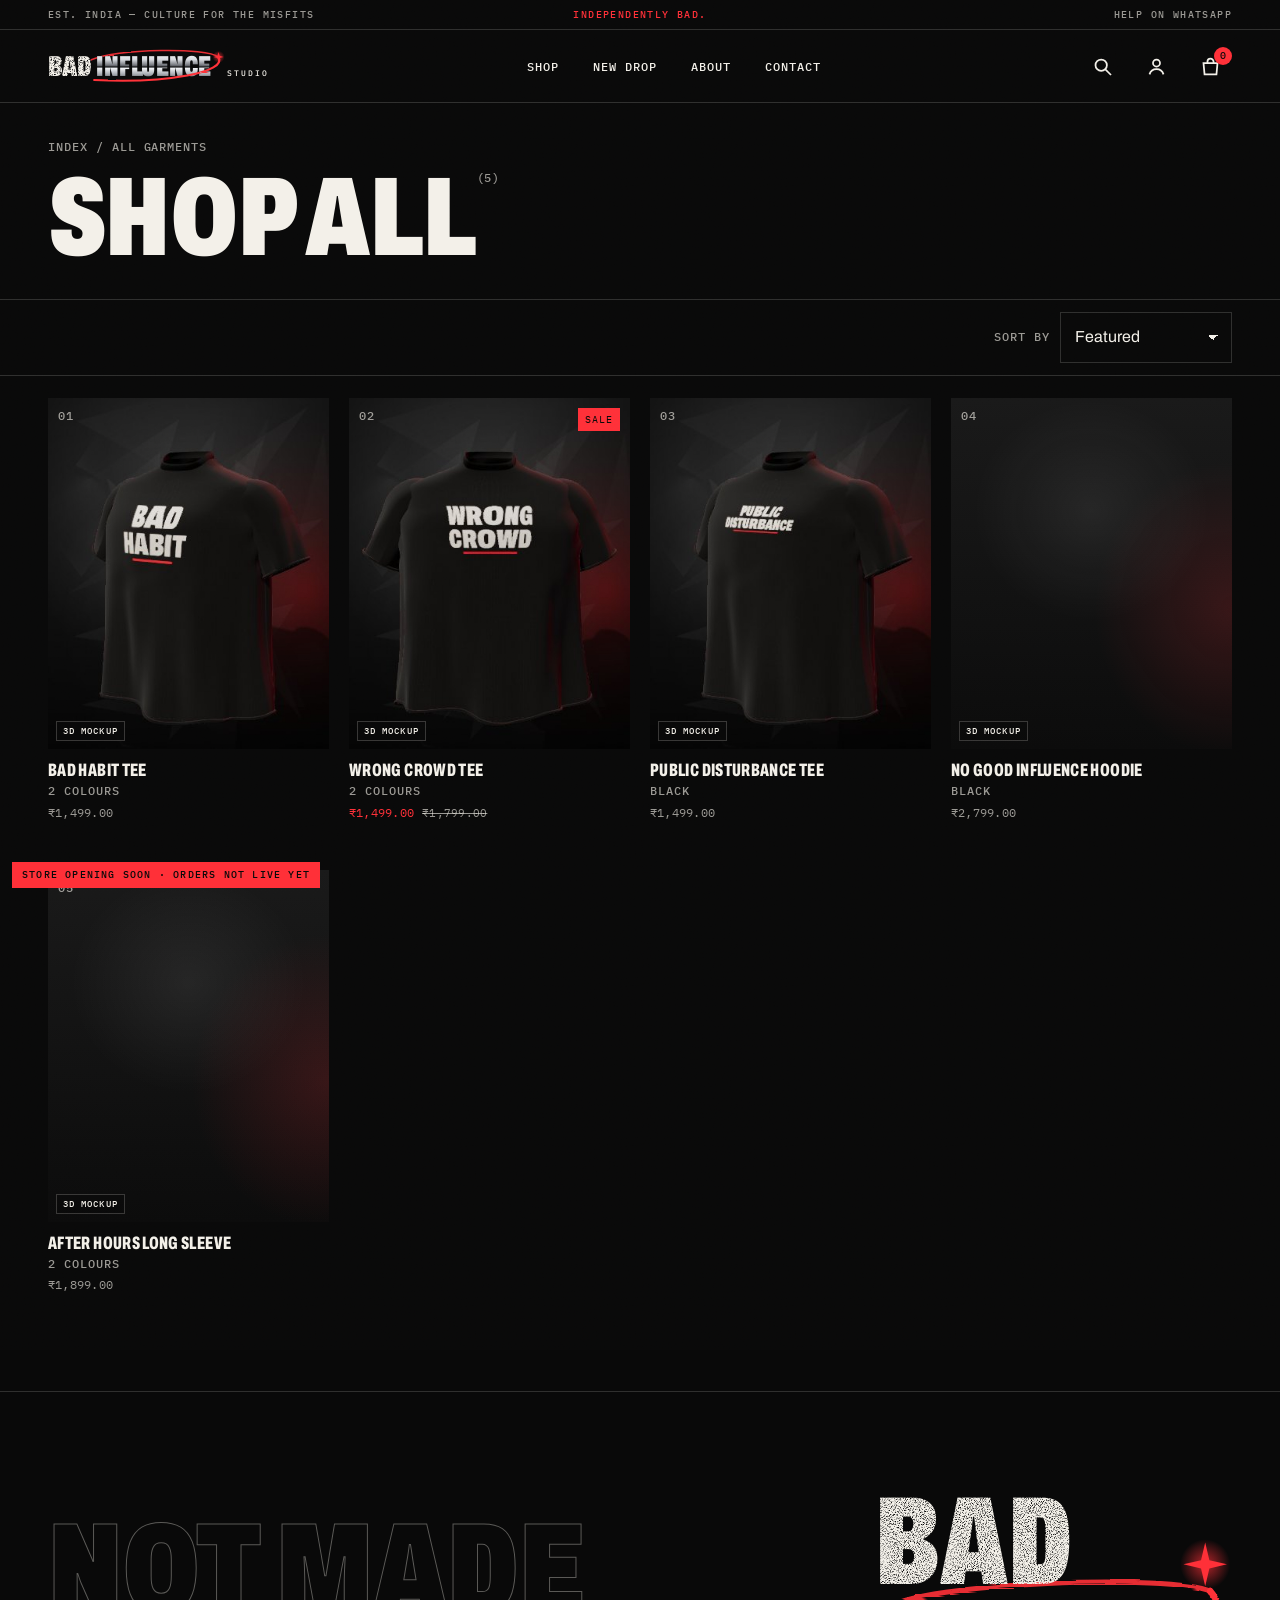
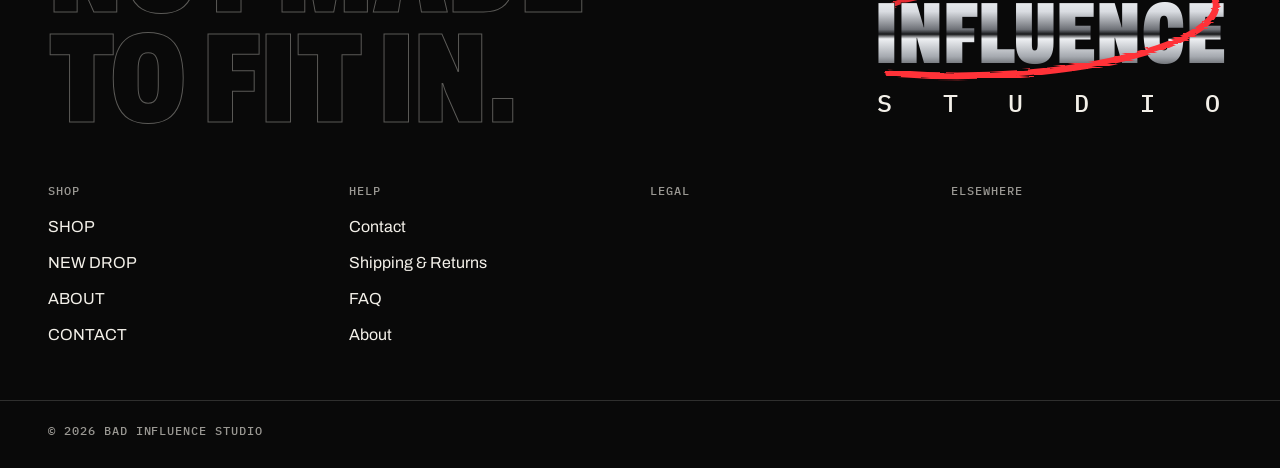
<file: bad-influence-studio-vercel/shop.html>
<!doctype html>
<html class="no-js" lang="en">
  <head>
    <meta charset="utf-8">
    <meta http-equiv="X-UA-Compatible" content="IE=edge">
    <meta name="viewport" content="width=device-width,initial-scale=1,viewport-fit=cover">
    <meta name="theme-color" content="#090909">
    <link rel="canonical" href="/"><link rel="icon" type="image/svg+xml" href="./assets/favicon.svg"><link rel="preconnect" href="https://fonts.googleapis.com">
    <link rel="preconnect" href="https://fonts.gstatic.com" crossorigin>
    <link rel="stylesheet" href="https://fonts.googleapis.com/css2?family=Archivo:wdth,wght@62..125,300..900&family=IBM+Plex+Mono:wght@400;500&family=Mrs+Saint+Delafield&display=swap"><title>Shop All — BAD INFLUENCE STUDIO</title><meta name="description" content=""><meta property="og:site_name" content="BAD INFLUENCE STUDIO">
<meta property="og:url" content="/">
<meta property="og:title" content="Shop All">
<meta property="og:type" content="website">
<meta property="og:description" content="BAD INFLUENCE STUDIO"><meta name="twitter:card" content="summary_large_image">
<meta name="twitter:title" content="Shop All">
<meta name="twitter:description" content="BAD INFLUENCE STUDIO">


    <link rel="stylesheet" href="./assets/theme.css">
    <style>
  :root {
    --ink: #090909;
    --paper: #F3F0E9;
    --concrete: #777777;
    --acid: #FF3038;
    --chrome: #C9CBCF;
    --ink-rgb: 9, 9, 9;
    --paper-rgb: 243, 240, 233;
    --acid-rgb: 255, 48, 56;
    --whatsapp-offset: 0px;
    --logo-w: 220px;
  }
</style>


    <script>
      document.documentElement.classList.replace('no-js', 'js');
      window.BIS = {
        routes: {
          root: "/",
          cart: "cart.html",
          cartAdd: "/cart/add",
          cartChange: "/cart/change",
          cartUpdate: "/cart/update",
          recommendations: "/recommendations/products"
        },
        moneyFormat: "₹{{amount}}",
        strings: {
          addToCart: "Add to cart",
          soldOut: "Sold out",
          unavailable: "Unavailable",
          adding: "Adding…",
          added: "Added",
          cartError: "Couldn't update your bag. Please try again."
        }
      };
    </script><script type="importmap">
      {
        "imports": {
          "three": "./assets/three.module.min.js",
          "three-bgu": "./assets/three-bgu.js",
          "three-gltf": "./assets/three-gltf-loader.js",
          "bis-3d": "./assets/bis-3d.js"
        }
      }
    </script>
    <script src="./assets/global.js" defer></script>
    <script type="module" src="./assets/bis-mockups.js"></script>

    
  <meta name="robots" content="noindex"><script src="assets/preview-shim.js"></script></head>

  <body class="template-collection scheme-ink">
    <a class="skip-link" href="#MainContent">Skip to content</a>
    <div class="grain" aria-hidden="true"></div>

    <div id="shopify-section-template--announcement" class="shopify-section section-announce"><div class="announce mono" data-announce data-interval="4000"><p class="announce__side announce__side--left">EST. INDIA — CULTURE FOR THE MISFITS</p><ul class="announce__list" role="list" aria-label="Store announcements">
      <li class="announce__item is-active" ><span>INDEPENDENTLY BAD.</span></li><li class="announce__item" ><a href="/collections/all">NEW DROP — OUT NOW</a></li>
    </ul><p class="announce__side announce__side--right">HELP ON WHATSAPP</p></div>
</div><div id="shopify-section-template--header" class="shopify-section section-header"><header class="header" data-header>
  <div class="header__inner">
    <button type="button" class="header__menu-btn mono" aria-controls="MenuDrawer" aria-expanded="false" data-menu-open>
      <svg class="icon" viewBox="0 0 24 24" aria-hidden="true" focusable="false"><path d="M3 7h18M3 12h12M3 17h18" stroke="currentColor" stroke-width="2"/></svg><span class="visually-hidden">Menu</span>
    </button>

    <a href="/" class="header__logo">
      <svg class="logo logo--svg logo--horizontal" viewBox="0 0 610 96" role="img" aria-label="BAD INFLUENCE STUDIO">
      <title>BAD INFLUENCE STUDIO</title>
      <defs>
      <linearGradient id="lgChrome-hdr" x1="0" y1="0" x2="0" y2="1">
        <stop offset="0" stop-color="#ffffff"/><stop offset=".26" stop-color="#d9dce1"/><stop offset=".45" stop-color="#6e7177"/>
        <stop offset=".5" stop-color="#17181a"/><stop offset=".55" stop-color="#eef0f3"/><stop offset=".74" stop-color="#a5a9af"/>
        <stop offset=".9" stop-color="#3b3d41"/><stop offset="1" stop-color="#dfe2e6"/>
      </linearGradient>
      <filter id="lgRough-hdr" x="-5%" y="-5%" width="110%" height="110%">
        <feTurbulence type="fractalNoise" baseFrequency=".85" numOctaves="2" seed="3" result="n"/>
        <feColorMatrix in="n" type="matrix" values="0 0 0 0 0  0 0 0 0 0  0 0 0 0 0  0 0 0 -3.2 2.55" result="m"/>
        <feComposite in="SourceGraphic" in2="m" operator="in"/>
      </filter>
      <filter id="lgBrush-hdr" x="-10%" y="-40%" width="120%" height="180%">
        <feTurbulence type="fractalNoise" baseFrequency=".015 .9" numOctaves="2" seed="8" result="t"/>
        <feDisplacementMap in="SourceGraphic" in2="t" scale="5"/>
      </filter>
      <radialGradient id="lgGlow-hdr"><stop offset="0" stop-color="#FF3038" stop-opacity=".7"/><stop offset="1" stop-color="#FF3038" stop-opacity="0"/></radialGradient>
    </defs>
      <path d="M120 30 C 200 -2, 440 -4, 472 22" fill="none" stroke="#FF3038" stroke-width="4.5" stroke-linecap="round" opacity=".9" filter="url(#lgBrush-hdr)"/>
      <text x="0" y="76" font-family="Archivo, 'Arial Narrow', sans-serif" font-weight="900" font-size="80" style="font-stretch:62%" textLength="122" lengthAdjust="spacingAndGlyphs" fill="#F3F0E9" filter="url(#lgRough-hdr)">BAD</text>
      <text x="134" y="76" font-family="Archivo, 'Arial Narrow', sans-serif" font-weight="900" font-size="80" style="font-stretch:62%" textLength="318" lengthAdjust="spacingAndGlyphs" fill="url(#lgChrome-hdr)" stroke="#0b0b0c" stroke-width="1.2" paint-order="stroke">INFLUENCE</text>
      <path d="M472 22 C 500 64, 330 96, 128 86" fill="none" stroke="#FF3038" stroke-width="6" stroke-linecap="round" filter="url(#lgBrush-hdr)"/>
      <circle cx="473" cy="22" r="17" fill="url(#lgGlow-hdr)"/>
      <path d="M473 8 L476 19 L487 22 L476 25 L473 36 L470 25 L459 22 L470 19 Z" fill="#FF3038"/>
      <text x="496" y="76" font-family="'IBM Plex Mono', ui-monospace, monospace" font-weight="500" font-size="21" textLength="112" lengthAdjust="spacing" fill="#F3F0E9">STUDIO</text>
    </svg>
    </a>

    <nav class="header__nav" aria-label="Primary">
      <ul role="list"><li><a href="/collections/all" class="header__link mono">SHOP</a></li><li><a href="/collections/new-drop" class="header__link mono">NEW DROP</a></li><li><a href="/pages/about" class="header__link mono">ABOUT</a></li><li><a href="/pages/contact" class="header__link mono">CONTACT</a></li></ul>
    </nav>

    <div class="header__actions">
      <button type="button" class="header__action mono" aria-controls="SearchDialog" data-search-open>
        <svg class="icon" viewBox="0 0 24 24" aria-hidden="true" focusable="false"><circle cx="10.5" cy="10.5" r="6.5" fill="none" stroke="currentColor" stroke-width="2"/><path d="M15.5 15.5 21 21" stroke="currentColor" stroke-width="2" stroke-linecap="square"/></svg><span class="visually-hidden">Search</span>
      </button><a href="/account" class="header__action mono header__action--account">
          <svg class="icon" viewBox="0 0 24 24" aria-hidden="true" focusable="false"><circle cx="12" cy="8" r="4" fill="none" stroke="currentColor" stroke-width="2"/><path d="M4 21c1.2-4 4.2-6 8-6s6.8 2 8 6" fill="none" stroke="currentColor" stroke-width="2"/></svg><span class="visually-hidden">Log in</span>
        </a><a href="cart.html" class="header__action header__bag mono" data-cart-open aria-controls="CartDrawer">
        <svg class="icon" viewBox="0 0 24 24" aria-hidden="true" focusable="false"><path d="M4 8h16l-1.2 13H5.2z" fill="none" stroke="currentColor" stroke-width="2" stroke-linejoin="miter"/><path d="M8.5 8V6.5a3.5 3.5 0 0 1 7 0V8" fill="none" stroke="currentColor" stroke-width="2"/></svg>
        <span class="header__bag-count" data-cart-count aria-hidden="true">0</span>
        <span class="visually-hidden" data-cart-count-label>Bag, 0 items</span>
      </a>
    </div>
  </div>
</header>

<dialog class="menu-drawer scheme-ink" id="MenuDrawer" aria-label="Menu" data-menu-drawer>
  <div class="menu-drawer__top">
    <svg class="logo logo--svg logo--horizontal" viewBox="0 0 610 96" role="img" aria-label="BAD INFLUENCE STUDIO">
      <title>BAD INFLUENCE STUDIO</title>
      <defs>
      <linearGradient id="lgChrome-menu" x1="0" y1="0" x2="0" y2="1">
        <stop offset="0" stop-color="#ffffff"/><stop offset=".26" stop-color="#d9dce1"/><stop offset=".45" stop-color="#6e7177"/>
        <stop offset=".5" stop-color="#17181a"/><stop offset=".55" stop-color="#eef0f3"/><stop offset=".74" stop-color="#a5a9af"/>
        <stop offset=".9" stop-color="#3b3d41"/><stop offset="1" stop-color="#dfe2e6"/>
      </linearGradient>
      <filter id="lgRough-menu" x="-5%" y="-5%" width="110%" height="110%">
        <feTurbulence type="fractalNoise" baseFrequency=".85" numOctaves="2" seed="3" result="n"/>
        <feColorMatrix in="n" type="matrix" values="0 0 0 0 0  0 0 0 0 0  0 0 0 0 0  0 0 0 -3.2 2.55" result="m"/>
        <feComposite in="SourceGraphic" in2="m" operator="in"/>
      </filter>
      <filter id="lgBrush-menu" x="-10%" y="-40%" width="120%" height="180%">
        <feTurbulence type="fractalNoise" baseFrequency=".015 .9" numOctaves="2" seed="8" result="t"/>
        <feDisplacementMap in="SourceGraphic" in2="t" scale="5"/>
      </filter>
      <radialGradient id="lgGlow-menu"><stop offset="0" stop-color="#FF3038" stop-opacity=".7"/><stop offset="1" stop-color="#FF3038" stop-opacity="0"/></radialGradient>
    </defs>
      <path d="M120 30 C 200 -2, 440 -4, 472 22" fill="none" stroke="#FF3038" stroke-width="4.5" stroke-linecap="round" opacity=".9" filter="url(#lgBrush-menu)"/>
      <text x="0" y="76" font-family="Archivo, 'Arial Narrow', sans-serif" font-weight="900" font-size="80" style="font-stretch:62%" textLength="122" lengthAdjust="spacingAndGlyphs" fill="#F3F0E9" filter="url(#lgRough-menu)">BAD</text>
      <text x="134" y="76" font-family="Archivo, 'Arial Narrow', sans-serif" font-weight="900" font-size="80" style="font-stretch:62%" textLength="318" lengthAdjust="spacingAndGlyphs" fill="url(#lgChrome-menu)" stroke="#0b0b0c" stroke-width="1.2" paint-order="stroke">INFLUENCE</text>
      <path d="M472 22 C 500 64, 330 96, 128 86" fill="none" stroke="#FF3038" stroke-width="6" stroke-linecap="round" filter="url(#lgBrush-menu)"/>
      <circle cx="473" cy="22" r="17" fill="url(#lgGlow-menu)"/>
      <path d="M473 8 L476 19 L487 22 L476 25 L473 36 L470 25 L459 22 L470 19 Z" fill="#FF3038"/>
      <text x="496" y="76" font-family="'IBM Plex Mono', ui-monospace, monospace" font-weight="500" font-size="21" textLength="112" lengthAdjust="spacing" fill="#F3F0E9">STUDIO</text>
    </svg>
    <button type="button" class="icon-btn" data-dialog-close aria-label="Close menu"><svg class="icon" viewBox="0 0 24 24" aria-hidden="true" focusable="false"><path d="m5 5 14 14M19 5 5 19" stroke="currentColor" stroke-width="2"/></svg></button>
  </div>
  <nav aria-label="Mobile">
    <ol class="menu-drawer__list" role="list"><li>
          <a href="/collections/all" class="menu-drawer__link">
            <span class="menu-drawer__num mono">01</span>SHOP
          </a></li><li>
          <a href="/collections/new-drop" class="menu-drawer__link">
            <span class="menu-drawer__num mono">02</span>NEW DROP
          </a></li><li>
          <a href="/pages/about" class="menu-drawer__link">
            <span class="menu-drawer__num mono">03</span>ABOUT
          </a></li><li>
          <a href="/pages/contact" class="menu-drawer__link">
            <span class="menu-drawer__num mono">04</span>CONTACT
          </a></li></ol>
  </nav>
  <div class="menu-drawer__foot mono"><a href="/account">Log in</a><span class="menu-drawer__tag">Not made to fit in.</span>
  </div>
</dialog>

<dialog class="search-dialog scheme-ink" id="SearchDialog" aria-label="Search" data-search-dialog>
  <form action="/search" method="get" role="search" class="search-dialog__form">
    <label for="SearchInput" class="mono">Search the studio</label>
    <div class="search-dialog__row">
      <input id="SearchInput" type="search" name="q" value="" placeholder="Tees, hoodies, bad ideas…" autocomplete="off">
      <input type="hidden" name="type" value="product">
      <button type="submit" class="btn btn--light">Search</button>
    </div>
  </form>
  <button type="button" class="icon-btn search-dialog__close" data-dialog-close aria-label="Close search"><svg class="icon" viewBox="0 0 24 24" aria-hidden="true" focusable="false"><path d="m5 5 14 14M19 5 5 19" stroke="currentColor" stroke-width="2"/></svg></button>
</dialog>


</div><div id="shopify-section-template--main" class="shopify-section section-shop"><section class="shop scheme-ink" data-collection>
  <div class="page-width">
    <header class="shop__head">
      <p class="mono shop__label">INDEX / ALL GARMENTS</p>
      <h1 class="shop__title display">SHOP ALL<sup class="shop__count mono">(5)</sup>
      </h1></header><form class="facets" action="/collections/all" method="get" data-facets>
        <details class="facets__panel" data-facets-panel>
          <summary class="facets__toggle mono">
            Filter</summary>
          <div class="facets__body"><div class="facet facet--sort">
              <label for="SortBy" class="facet__name mono">Sort by</label>
              <select id="SortBy" name="sort_by" class="select" data-facets-sort><option value="manual" selected>Featured</option><option value="created-descending">Newest</option><option value="price-ascending">Price, low to high</option><option value="price-descending">Price, high to low</option></select>
            </div>
            <div class="facets__actions">
              <button type="submit" class="btn btn--dark">Apply</button>
              <a href="/collections/all?sort_by=manual" class="link-arrow mono">Clear all</a>
            </div></div>
        </details>

        <div class="facets__active" aria-label="Active filters"></div>
      </form><ul class="shop__grid" role="list" data-product-grid><li class="shop__item" data-grid-item>
              <article class="card" data-product-card>
  <div class="card__visual">
    <a class="card__media" href="/products/bad-habit-tee" tabindex="-1" aria-hidden="true"><img class="mock3d card__img card__img--primary" data-mock3d="{&quot;type&quot;:&quot;Oversized Tee&quot;,&quot;title&quot;:&quot;BAD HABIT TEE&quot;,&quot;color&quot;:&quot;Black&quot;,&quot;print&quot;:&quot;BAD|HABIT&quot;,&quot;back&quot;:&quot;&quot;,&quot;view&quot;:&quot;front34&quot;,&quot;mannequin&quot;:&quot;none&quot;,&quot;seed&quot;:21,&quot;printFront&quot;:&quot;./assets/print-bad-habit-front-light.png&quot;,&quot;printBack&quot;:&quot;./assets/print-bad-habit-back-light.png&quot;,&quot;printFrontAlt&quot;:&quot;./assets/print-bad-habit-front-dark.png&quot;,&quot;printBackAlt&quot;:&quot;./assets/print-bad-habit-back-dark.png&quot;}" src="[data-uri]" alt="BAD HABIT TEE — 3D mockup, front34 view" width="800" height="1000" loading="eager"><span class="mock-tag mono" aria-hidden="true">3D mockup</span>
        <img class="mock3d card__img card__img--alt" data-mock3d="{&quot;type&quot;:&quot;Oversized Tee&quot;,&quot;title&quot;:&quot;BAD HABIT TEE&quot;,&quot;color&quot;:&quot;Black&quot;,&quot;print&quot;:&quot;BAD|HABIT&quot;,&quot;back&quot;:&quot;&quot;,&quot;view&quot;:&quot;back34&quot;,&quot;mannequin&quot;:&quot;none&quot;,&quot;seed&quot;:21,&quot;printFront&quot;:&quot;./assets/print-bad-habit-front-light.png&quot;,&quot;printBack&quot;:&quot;./assets/print-bad-habit-back-light.png&quot;,&quot;printFrontAlt&quot;:&quot;./assets/print-bad-habit-front-dark.png&quot;,&quot;printBackAlt&quot;:&quot;./assets/print-bad-habit-back-dark.png&quot;}" src="[data-uri]" alt="BAD HABIT TEE — 3D mockup, back34 view" width="800" height="1000" loading="eager"><span class="card__index mono" aria-hidden="true">01</span></a><button type="button" class="card__plus" aria-expanded="false" aria-controls="Quick-template--main-7000" data-quick-toggle>
        <svg class="icon" viewBox="0 0 24 24" aria-hidden="true" focusable="false"><path d="M12 5v14M5 12h14" stroke="currentColor" stroke-width="2"/></svg><span class="visually-hidden">Quick add BAD HABIT TEE</span>
      </button>
      <div class="card__quick" id="Quick-template--main-7000"><form action="/cart/add" method="post" class="quick-add quick-add--select" data-quick-add>
            <label class="visually-hidden" for="QuickAdd-template--main-7000">Choose option for BAD HABIT TEE</label>
            <select id="QuickAdd-template--main-7000" name="id" class="select select--sm"><option value="1001" selected>Black / XS</option><option value="1002">Black / S</option><option value="1003">Black / M</option><option value="1004">Black / L</option><option value="1005">Black / XL</option><option value="1006">Black / XXL</option><option value="1007">Off-White / XS</option><option value="1008">Off-White / S</option><option value="1009">Off-White / M</option><option value="1010">Off-White / L</option><option value="1011">Off-White / XL</option><option value="1012" disabled>Off-White / XXL — sold out</option></select>
            <input type="hidden" name="quantity" value="1">
            <button type="submit" class="btn btn--ghost btn--sm" aria-label="Add BAD HABIT TEE to bag"><svg class="icon" viewBox="0 0 24 24" aria-hidden="true" focusable="false"><path d="M12 5v14M5 12h14" stroke="currentColor" stroke-width="2"/></svg><span>Add</span></button>
          </form></div></div>

  <div class="card__info">
    <h3 class="card__title"><a href="/products/bad-habit-tee" class="card__link">BAD HABIT TEE</a></h3>
    <div class="card__meta mono"><span>2 colours</span></div>
    <div class="price" data-price>
  <span class="visually-hidden">Price</span>
  <span class="price__current" data-price-current>₹1,499.00</span><s class="price__compare" data-price-compare hidden></s></div>
  </div>
</article>

            </li><li class="shop__item" data-grid-item>
              <article class="card" data-product-card>
  <div class="card__visual">
    <a class="card__media" href="/products/wrong-crowd-tee" tabindex="-1" aria-hidden="true"><img class="mock3d card__img card__img--primary" data-mock3d="{&quot;type&quot;:&quot;Oversized Tee&quot;,&quot;title&quot;:&quot;WRONG CROWD TEE&quot;,&quot;color&quot;:&quot;Black&quot;,&quot;print&quot;:&quot;WRONG|CROWD&quot;,&quot;back&quot;:&quot;&quot;,&quot;view&quot;:&quot;front&quot;,&quot;mannequin&quot;:&quot;none&quot;,&quot;seed&quot;:22,&quot;printFront&quot;:&quot;./assets/print-wrong-crowd-front-light.png&quot;,&quot;printBack&quot;:&quot;./assets/print-wrong-crowd-back-light.png&quot;,&quot;printFrontAlt&quot;:&quot;./assets/print-wrong-crowd-front-dark.png&quot;,&quot;printBackAlt&quot;:&quot;./assets/print-wrong-crowd-back-dark.png&quot;}" src="[data-uri]" alt="WRONG CROWD TEE — 3D mockup, front view" width="800" height="1000" loading="eager"><span class="mock-tag mono" aria-hidden="true">3D mockup</span>
        <img class="mock3d card__img card__img--alt" data-mock3d="{&quot;type&quot;:&quot;Oversized Tee&quot;,&quot;title&quot;:&quot;WRONG CROWD TEE&quot;,&quot;color&quot;:&quot;Black&quot;,&quot;print&quot;:&quot;WRONG|CROWD&quot;,&quot;back&quot;:&quot;&quot;,&quot;view&quot;:&quot;back34&quot;,&quot;mannequin&quot;:&quot;none&quot;,&quot;seed&quot;:22,&quot;printFront&quot;:&quot;./assets/print-wrong-crowd-front-light.png&quot;,&quot;printBack&quot;:&quot;./assets/print-wrong-crowd-back-light.png&quot;,&quot;printFrontAlt&quot;:&quot;./assets/print-wrong-crowd-front-dark.png&quot;,&quot;printBackAlt&quot;:&quot;./assets/print-wrong-crowd-back-dark.png&quot;}" src="[data-uri]" alt="WRONG CROWD TEE — 3D mockup, back34 view" width="800" height="1000" loading="eager"><span class="card__index mono" aria-hidden="true">02</span><span class="badge badge--sale">Sale</span></a><button type="button" class="card__plus" aria-expanded="false" aria-controls="Quick-template--main-7001" data-quick-toggle>
        <svg class="icon" viewBox="0 0 24 24" aria-hidden="true" focusable="false"><path d="M12 5v14M5 12h14" stroke="currentColor" stroke-width="2"/></svg><span class="visually-hidden">Quick add WRONG CROWD TEE</span>
      </button>
      <div class="card__quick" id="Quick-template--main-7001"><form action="/cart/add" method="post" class="quick-add quick-add--select" data-quick-add>
            <label class="visually-hidden" for="QuickAdd-template--main-7001">Choose option for WRONG CROWD TEE</label>
            <select id="QuickAdd-template--main-7001" name="id" class="select select--sm"><option value="2001" selected>Black / XS</option><option value="2002">Black / S</option><option value="2003">Black / M</option><option value="2004">Black / L</option><option value="2005">Black / XL</option><option value="2006">Black / XXL</option><option value="2007">Off-White / XS</option><option value="2008">Off-White / S</option><option value="2009">Off-White / M</option><option value="2010">Off-White / L</option><option value="2011">Off-White / XL</option><option value="2012" disabled>Off-White / XXL — sold out</option></select>
            <input type="hidden" name="quantity" value="1">
            <button type="submit" class="btn btn--ghost btn--sm" aria-label="Add WRONG CROWD TEE to bag"><svg class="icon" viewBox="0 0 24 24" aria-hidden="true" focusable="false"><path d="M12 5v14M5 12h14" stroke="currentColor" stroke-width="2"/></svg><span>Add</span></button>
          </form></div></div>

  <div class="card__info">
    <h3 class="card__title"><a href="/products/wrong-crowd-tee" class="card__link">WRONG CROWD TEE</a></h3>
    <div class="card__meta mono"><span>2 colours</span></div>
    <div class="price price--sale" data-price>
  <span class="visually-hidden">Sale price</span>
  <span class="price__current" data-price-current>₹1,499.00</span><span class="visually-hidden">Regular price</span>
    <s class="price__compare" data-price-compare>₹1,799.00</s></div>
  </div>
</article>

            </li><li class="shop__item" data-grid-item>
              <article class="card" data-product-card>
  <div class="card__visual">
    <a class="card__media" href="/products/public-disturbance-tee" tabindex="-1" aria-hidden="true"><img class="mock3d card__img card__img--primary" data-mock3d="{&quot;type&quot;:&quot;Oversized Tee&quot;,&quot;title&quot;:&quot;PUBLIC DISTURBANCE TEE&quot;,&quot;color&quot;:&quot;Black&quot;,&quot;print&quot;:&quot;PUBLIC|DISTURBANCE&quot;,&quot;back&quot;:&quot;&quot;,&quot;view&quot;:&quot;front34&quot;,&quot;mannequin&quot;:&quot;none&quot;,&quot;seed&quot;:23,&quot;printFront&quot;:&quot;./assets/print-public-disturbance-front-light.png&quot;,&quot;printBack&quot;:&quot;./assets/print-public-disturbance-back-light.png&quot;,&quot;printFrontAlt&quot;:&quot;./assets/print-public-disturbance-front-dark.png&quot;,&quot;printBackAlt&quot;:&quot;./assets/print-public-disturbance-back-dark.png&quot;}" src="[data-uri]" alt="PUBLIC DISTURBANCE TEE — 3D mockup, front34 view" width="800" height="1000" loading="lazy"><span class="mock-tag mono" aria-hidden="true">3D mockup</span>
        <img class="mock3d card__img card__img--alt" data-mock3d="{&quot;type&quot;:&quot;Oversized Tee&quot;,&quot;title&quot;:&quot;PUBLIC DISTURBANCE TEE&quot;,&quot;color&quot;:&quot;Black&quot;,&quot;print&quot;:&quot;PUBLIC|DISTURBANCE&quot;,&quot;back&quot;:&quot;&quot;,&quot;view&quot;:&quot;back34&quot;,&quot;mannequin&quot;:&quot;none&quot;,&quot;seed&quot;:23,&quot;printFront&quot;:&quot;./assets/print-public-disturbance-front-light.png&quot;,&quot;printBack&quot;:&quot;./assets/print-public-disturbance-back-light.png&quot;,&quot;printFrontAlt&quot;:&quot;./assets/print-public-disturbance-front-dark.png&quot;,&quot;printBackAlt&quot;:&quot;./assets/print-public-disturbance-back-dark.png&quot;}" src="[data-uri]" alt="PUBLIC DISTURBANCE TEE — 3D mockup, back34 view" width="800" height="1000" loading="lazy"><span class="card__index mono" aria-hidden="true">03</span></a><button type="button" class="card__plus" aria-expanded="false" aria-controls="Quick-template--main-7002" data-quick-toggle>
        <svg class="icon" viewBox="0 0 24 24" aria-hidden="true" focusable="false"><path d="M12 5v14M5 12h14" stroke="currentColor" stroke-width="2"/></svg><span class="visually-hidden">Quick add PUBLIC DISTURBANCE TEE</span>
      </button>
      <div class="card__quick" id="Quick-template--main-7002"><form action="/cart/add" method="post" class="quick-add quick-add--select" data-quick-add>
            <label class="visually-hidden" for="QuickAdd-template--main-7002">Choose option for PUBLIC DISTURBANCE TEE</label>
            <select id="QuickAdd-template--main-7002" name="id" class="select select--sm"><option value="3001" selected>Black / XS</option><option value="3002">Black / S</option><option value="3003">Black / M</option><option value="3004">Black / L</option><option value="3005">Black / XL</option><option value="3006">Black / XXL</option></select>
            <input type="hidden" name="quantity" value="1">
            <button type="submit" class="btn btn--ghost btn--sm" aria-label="Add PUBLIC DISTURBANCE TEE to bag"><svg class="icon" viewBox="0 0 24 24" aria-hidden="true" focusable="false"><path d="M12 5v14M5 12h14" stroke="currentColor" stroke-width="2"/></svg><span>Add</span></button>
          </form></div></div>

  <div class="card__info">
    <h3 class="card__title"><a href="/products/public-disturbance-tee" class="card__link">PUBLIC DISTURBANCE TEE</a></h3>
    <div class="card__meta mono"><span>Black</span></div>
    <div class="price" data-price>
  <span class="visually-hidden">Price</span>
  <span class="price__current" data-price-current>₹1,499.00</span><s class="price__compare" data-price-compare hidden></s></div>
  </div>
</article>

            </li><li class="shop__item" data-grid-item>
              <article class="card" data-product-card>
  <div class="card__visual">
    <a class="card__media" href="/products/no-good-influence-hoodie" tabindex="-1" aria-hidden="true"><img class="mock3d card__img card__img--primary" data-mock3d="{&quot;type&quot;:&quot;Hoodie&quot;,&quot;title&quot;:&quot;NO GOOD INFLUENCE HOODIE&quot;,&quot;color&quot;:&quot;Black&quot;,&quot;print&quot;:&quot;NO GOOD|INFLUENCE&quot;,&quot;back&quot;:&quot;&quot;,&quot;view&quot;:&quot;front&quot;,&quot;mannequin&quot;:&quot;none&quot;,&quot;seed&quot;:24,&quot;printFront&quot;:&quot;./assets/print-no-good-influence-front-light.png&quot;,&quot;printBack&quot;:&quot;./assets/print-no-good-influence-back-light.png&quot;,&quot;printFrontAlt&quot;:&quot;./assets/print-no-good-influence-front-dark.png&quot;,&quot;printBackAlt&quot;:&quot;./assets/print-no-good-influence-back-dark.png&quot;}" src="[data-uri]" alt="NO GOOD INFLUENCE HOODIE — 3D mockup, front view" width="800" height="1000" loading="lazy"><span class="mock-tag mono" aria-hidden="true">3D mockup</span>
        <img class="mock3d card__img card__img--alt" data-mock3d="{&quot;type&quot;:&quot;Hoodie&quot;,&quot;title&quot;:&quot;NO GOOD INFLUENCE HOODIE&quot;,&quot;color&quot;:&quot;Black&quot;,&quot;print&quot;:&quot;NO GOOD|INFLUENCE&quot;,&quot;back&quot;:&quot;&quot;,&quot;view&quot;:&quot;back34&quot;,&quot;mannequin&quot;:&quot;none&quot;,&quot;seed&quot;:24,&quot;printFront&quot;:&quot;./assets/print-no-good-influence-front-light.png&quot;,&quot;printBack&quot;:&quot;./assets/print-no-good-influence-back-light.png&quot;,&quot;printFrontAlt&quot;:&quot;./assets/print-no-good-influence-front-dark.png&quot;,&quot;printBackAlt&quot;:&quot;./assets/print-no-good-influence-back-dark.png&quot;}" src="[data-uri]" alt="NO GOOD INFLUENCE HOODIE — 3D mockup, back34 view" width="800" height="1000" loading="lazy"><span class="card__index mono" aria-hidden="true">04</span></a><button type="button" class="card__plus" aria-expanded="false" aria-controls="Quick-template--main-7003" data-quick-toggle>
        <svg class="icon" viewBox="0 0 24 24" aria-hidden="true" focusable="false"><path d="M12 5v14M5 12h14" stroke="currentColor" stroke-width="2"/></svg><span class="visually-hidden">Quick add NO GOOD INFLUENCE HOODIE</span>
      </button>
      <div class="card__quick" id="Quick-template--main-7003"><form action="/cart/add" method="post" class="quick-add quick-add--select" data-quick-add>
            <label class="visually-hidden" for="QuickAdd-template--main-7003">Choose option for NO GOOD INFLUENCE HOODIE</label>
            <select id="QuickAdd-template--main-7003" name="id" class="select select--sm"><option value="4001" selected>Black / XS</option><option value="4002">Black / S</option><option value="4003">Black / M</option><option value="4004">Black / L</option><option value="4005">Black / XL</option><option value="4006">Black / XXL</option></select>
            <input type="hidden" name="quantity" value="1">
            <button type="submit" class="btn btn--ghost btn--sm" aria-label="Add NO GOOD INFLUENCE HOODIE to bag"><svg class="icon" viewBox="0 0 24 24" aria-hidden="true" focusable="false"><path d="M12 5v14M5 12h14" stroke="currentColor" stroke-width="2"/></svg><span>Add</span></button>
          </form></div></div>

  <div class="card__info">
    <h3 class="card__title"><a href="/products/no-good-influence-hoodie" class="card__link">NO GOOD INFLUENCE HOODIE</a></h3>
    <div class="card__meta mono"><span>Black</span></div>
    <div class="price" data-price>
  <span class="visually-hidden">Price</span>
  <span class="price__current" data-price-current>₹2,799.00</span><s class="price__compare" data-price-compare hidden></s></div>
  </div>
</article>

            </li><li class="shop__item" data-grid-item>
              <article class="card" data-product-card>
  <div class="card__visual">
    <a class="card__media" href="/products/after-hours-long-sleeve" tabindex="-1" aria-hidden="true"><img class="mock3d card__img card__img--primary" data-mock3d="{&quot;type&quot;:&quot;Long Sleeve&quot;,&quot;title&quot;:&quot;AFTER HOURS LONG SLEEVE&quot;,&quot;color&quot;:&quot;Black&quot;,&quot;print&quot;:&quot;AFTER|HOURS&quot;,&quot;back&quot;:&quot;&quot;,&quot;view&quot;:&quot;front34&quot;,&quot;mannequin&quot;:&quot;none&quot;,&quot;seed&quot;:25,&quot;printFront&quot;:&quot;./assets/print-after-hours-front-light.png&quot;,&quot;printBack&quot;:&quot;./assets/print-after-hours-back-light.png&quot;,&quot;printFrontAlt&quot;:&quot;./assets/print-after-hours-front-dark.png&quot;,&quot;printBackAlt&quot;:&quot;./assets/print-after-hours-back-dark.png&quot;}" src="[data-uri]" alt="AFTER HOURS LONG SLEEVE — 3D mockup, front34 view" width="800" height="1000" loading="lazy"><span class="mock-tag mono" aria-hidden="true">3D mockup</span>
        <img class="mock3d card__img card__img--alt" data-mock3d="{&quot;type&quot;:&quot;Long Sleeve&quot;,&quot;title&quot;:&quot;AFTER HOURS LONG SLEEVE&quot;,&quot;color&quot;:&quot;Black&quot;,&quot;print&quot;:&quot;AFTER|HOURS&quot;,&quot;back&quot;:&quot;&quot;,&quot;view&quot;:&quot;back34&quot;,&quot;mannequin&quot;:&quot;none&quot;,&quot;seed&quot;:25,&quot;printFront&quot;:&quot;./assets/print-after-hours-front-light.png&quot;,&quot;printBack&quot;:&quot;./assets/print-after-hours-back-light.png&quot;,&quot;printFrontAlt&quot;:&quot;./assets/print-after-hours-front-dark.png&quot;,&quot;printBackAlt&quot;:&quot;./assets/print-after-hours-back-dark.png&quot;}" src="[data-uri]" alt="AFTER HOURS LONG SLEEVE — 3D mockup, back34 view" width="800" height="1000" loading="lazy"><span class="card__index mono" aria-hidden="true">05</span></a><button type="button" class="card__plus" aria-expanded="false" aria-controls="Quick-template--main-7004" data-quick-toggle>
        <svg class="icon" viewBox="0 0 24 24" aria-hidden="true" focusable="false"><path d="M12 5v14M5 12h14" stroke="currentColor" stroke-width="2"/></svg><span class="visually-hidden">Quick add AFTER HOURS LONG SLEEVE</span>
      </button>
      <div class="card__quick" id="Quick-template--main-7004"><form action="/cart/add" method="post" class="quick-add quick-add--select" data-quick-add>
            <label class="visually-hidden" for="QuickAdd-template--main-7004">Choose option for AFTER HOURS LONG SLEEVE</label>
            <select id="QuickAdd-template--main-7004" name="id" class="select select--sm"><option value="5001" selected>Black / XS</option><option value="5002">Black / S</option><option value="5003">Black / M</option><option value="5004">Black / L</option><option value="5005">Black / XL</option><option value="5006">Black / XXL</option><option value="5007">Off-White / XS</option><option value="5008">Off-White / S</option><option value="5009">Off-White / M</option><option value="5010">Off-White / L</option><option value="5011">Off-White / XL</option><option value="5012" disabled>Off-White / XXL — sold out</option></select>
            <input type="hidden" name="quantity" value="1">
            <button type="submit" class="btn btn--ghost btn--sm" aria-label="Add AFTER HOURS LONG SLEEVE to bag"><svg class="icon" viewBox="0 0 24 24" aria-hidden="true" focusable="false"><path d="M12 5v14M5 12h14" stroke="currentColor" stroke-width="2"/></svg><span>Add</span></button>
          </form></div></div>

  <div class="card__info">
    <h3 class="card__title"><a href="/products/after-hours-long-sleeve" class="card__link">AFTER HOURS LONG SLEEVE</a></h3>
    <div class="card__meta mono"><span>2 colours</span></div>
    <div class="price" data-price>
  <span class="visually-hidden">Price</span>
  <span class="price__current" data-price-current>₹1,899.00</span><s class="price__compare" data-price-compare hidden></s></div>
  </div>
</article>

            </li></ul></div>
</section>


</div>
    </main>

    <div id="shopify-section-template--footer" class="shopify-section section-footer"><footer class="footer scheme-ink">
  <div class="footer__signoff">
    <p class="footer__big display" aria-hidden="true">Not made to fit in.</p>
    <div class="footer__mark"><svg class="logo logo--svg logo--stacked" viewBox="0 0 430 300" role="img" aria-label="BAD INFLUENCE STUDIO">
      <title>BAD INFLUENCE STUDIO</title>
      <defs>
      <linearGradient id="lgChrome-ftr" x1="0" y1="0" x2="0" y2="1">
        <stop offset="0" stop-color="#ffffff"/><stop offset=".26" stop-color="#d9dce1"/><stop offset=".45" stop-color="#6e7177"/>
        <stop offset=".5" stop-color="#17181a"/><stop offset=".55" stop-color="#eef0f3"/><stop offset=".74" stop-color="#a5a9af"/>
        <stop offset=".9" stop-color="#3b3d41"/><stop offset="1" stop-color="#dfe2e6"/>
      </linearGradient>
      <filter id="lgRough-ftr" x="-5%" y="-5%" width="110%" height="110%">
        <feTurbulence type="fractalNoise" baseFrequency=".85" numOctaves="2" seed="3" result="n"/>
        <feColorMatrix in="n" type="matrix" values="0 0 0 0 0  0 0 0 0 0  0 0 0 0 0  0 0 0 -3.2 2.55" result="m"/>
        <feComposite in="SourceGraphic" in2="m" operator="in"/>
      </filter>
      <filter id="lgBrush-ftr" x="-10%" y="-40%" width="120%" height="180%">
        <feTurbulence type="fractalNoise" baseFrequency=".015 .9" numOctaves="2" seed="8" result="t"/>
        <feDisplacementMap in="SourceGraphic" in2="t" scale="5"/>
      </filter>
      <radialGradient id="lgGlow-ftr"><stop offset="0" stop-color="#FF3038" stop-opacity=".7"/><stop offset="1" stop-color="#FF3038" stop-opacity="0"/></radialGradient>
    </defs>
      <path d="M14 150 C 60 116, 360 108, 404 128" fill="none" stroke="#FF3038" stroke-width="6" stroke-linecap="round" opacity=".9" filter="url(#lgBrush-ftr)"/>
      <text x="4" y="120" font-family="Archivo, 'Arial Narrow', sans-serif" font-weight="900" font-size="150" style="font-stretch:62%" textLength="236" lengthAdjust="spacingAndGlyphs" fill="#F3F0E9" filter="url(#lgRough-ftr)">BAD</text>
      <text x="4" y="214" font-family="Archivo, 'Arial Narrow', sans-serif" font-weight="900" font-size="104" style="font-stretch:62%" textLength="418" lengthAdjust="spacingAndGlyphs" fill="url(#lgChrome-ftr)" stroke="#0b0b0c" stroke-width="1.6" paint-order="stroke">INFLUENCE</text>
      <path d="M404 128 C 452 182, 250 244, 20 226" fill="none" stroke="#FF3038" stroke-width="8" stroke-linecap="round" filter="url(#lgBrush-ftr)"/>
      <circle cx="398" cy="96" r="30" fill="url(#lgGlow-ftr)"/>
      <path d="M398 70 L403 91 L424 96 L403 101 L398 122 L393 101 L372 96 L393 91 Z" fill="#FF3038"/>
      <text x="6" y="272" font-family="'IBM Plex Mono', ui-monospace, monospace" font-weight="500" font-size="30" textLength="410" lengthAdjust="spacing" fill="#F3F0E9">STUDIO</text>
    </svg></div>
  </div>

  <div class="footer__grid">
    <nav class="footer__col" aria-label="Footer shop">
      <h2 class="footer__h mono">Shop</h2>
      <ul role="list"><li><a href="/collections/all">SHOP</a></li><li><a href="/collections/new-drop">NEW DROP</a></li><li><a href="/pages/about">ABOUT</a></li><li><a href="/pages/contact">CONTACT</a></li></ul>
    </nav>

    <nav class="footer__col" aria-label="Footer help">
      <h2 class="footer__h mono">Help</h2>
      <ul role="list"><li><a href="/pages/contact">Contact</a></li><li><a href="/pages/shipping-returns">Shipping &amp; Returns</a></li><li><a href="/pages/faq">FAQ</a></li><li><a href="/pages/about">About</a></li></ul>
    </nav>

    <nav class="footer__col" aria-label="Policies">
      <h2 class="footer__h mono">Legal</h2>
      <ul role="list"></ul>
    </nav>

    <div class="footer__col">
      <h2 class="footer__h mono">Elsewhere</h2>
      <ul role="list"></ul></div>
  </div>

  <div class="viewcount" data-viewcount hidden aria-live="polite">
    <span class="viewcount__live"><i aria-hidden="true"></i>Live</span>
    <span class="viewcount__num" data-viewcount-num>000,000</span>
    <span class="viewcount__text"><b>people badly influenced so far</b><span data-viewcount-you>and counting. live.</span></span>
  </div>
  <div class="footer__bottom mono">
    <span>© 2026 BAD INFLUENCE STUDIO</span><ul class="footer__pay" role="list" aria-label="Accepted payment methods"><li></li><li></li><li></li><li></li></ul><span></span>
  </div>
</footer>


</div><div id="shopify-section-template--cart-drawer" class="shopify-section "><dialog class="drawer scheme-ink" id="CartDrawer" aria-labelledby="CartDrawerTitle" data-cart-drawer>
  <div class="drawer__inner" data-cart-drawer-inner>
    <div class="drawer__head">
      <h2 id="CartDrawerTitle" class="drawer__title display">Your cart <sup class="mono">(0)</sup></h2>
      <button type="button" class="icon-btn" data-dialog-close aria-label="Close cart"><svg class="icon" viewBox="0 0 24 24" aria-hidden="true" focusable="false"><path d="m5 5 14 14M19 5 5 19" stroke="currentColor" stroke-width="2"/></svg></button>
    </div><div class="drawer__error mono" role="alert" data-cart-error hidden></div><div class="drawer__empty">
        <p class="display">Nothing here.<br>Yet.</p>
        <a href="shop.html" class="btn btn--dark">Shop the drop <svg class="icon icon--arrow" viewBox="0 0 24 24" aria-hidden="true" focusable="false"><path d="M4 12h15M13 6l6 6-6 6" fill="none" stroke="currentColor" stroke-width="2"/></svg></a>
      </div></div>
</dialog>


</div>

    <div class="toast" role="status" aria-live="polite" hidden></div>
  <script src="./assets/view-counter.js" defer></script>
</body>
</html>
</file>
<file: assets/theme.css>
/* ==========================================================================
   BAD INFLUENCE STUDIO — theme.css
   Mobile-first. Poster-on-concrete editorial. Black + off-white, acid red sparingly.
   ========================================================================== */

/* ---------- Tokens ---------- */
:root {
  --font-display: 'Archivo', 'Arial Narrow', 'Helvetica Neue', Arial, sans-serif;
  --font-body: 'Archivo', 'Helvetica Neue', Arial, sans-serif;
  --font-mono: 'IBM Plex Mono', ui-monospace, 'SFMono-Regular', Menlo, monospace;
  --gutter: clamp(16px, 4vw, 48px);
  --header-h: 60px;
  --radius: 0px;
  --ease: cubic-bezier(.2, .7, .1, 1);
  --ease-out: cubic-bezier(.16, 1, .3, 1);
  --shadow-hard: 5px 5px 0 0 currentColor;
}
@media (min-width: 990px) { :root { --header-h: 72px; } }

.scheme-ink {
  --bg: var(--ink);
  --fg: var(--paper);
  --muted: rgba(var(--paper-rgb), .62);
  --line: rgba(var(--paper-rgb), .16);
  --surface: #121212;
  background: var(--bg);
  color: var(--fg);
}
.scheme-paper {
  --bg: var(--paper);
  --fg: var(--ink);
  --muted: rgba(var(--ink-rgb), .62);
  --line: rgba(var(--ink-rgb), .14);
  --surface: #e9e5dc;
  background: var(--bg);
  color: var(--fg);
}

/* ---------- Reset ---------- */
*, *::before, *::after { box-sizing: border-box; }
html { -webkit-text-size-adjust: 100%; scroll-behavior: smooth; }
body {
  margin: 0;
  font-family: var(--font-body);
  font-size: 15px;
  line-height: 1.55;
  -webkit-font-smoothing: antialiased;
  text-rendering: optimizeLegibility;
  overflow-x: hidden;
  min-height: 100svh;
}
@media (min-width: 990px) { body { font-size: 16px; } }
img, svg, video, canvas { display: block; max-width: 100%; }
img { height: auto; }
a { color: inherit; text-decoration-thickness: 1px; text-underline-offset: 3px; }
button, input, select, textarea { font: inherit; color: inherit; }
button { cursor: pointer; background: none; border: 0; padding: 0; }
ul[role='list'], ol[role='list'] { list-style: none; margin: 0; padding: 0; }
h1, h2, h3, h4, p, figure, dl, dd { margin: 0; }
fieldset { border: 0; margin: 0; padding: 0; min-width: 0; }
dialog { padding: 0; border: 0; max-width: none; max-height: none; }
[hidden] { display: none !important; }
.main:focus { outline: none; }

:focus-visible { outline: 2px solid var(--acid); outline-offset: 3px; }
.visually-hidden {
  position: absolute !important; width: 1px; height: 1px; margin: -1px; padding: 0;
  overflow: hidden; clip: rect(0 0 0 0); white-space: nowrap; border: 0;
}
.skip-link {
  position: absolute; left: 12px; top: -60px; z-index: 1000;
  background: var(--acid); color: var(--ink); padding: 10px 14px; font-family: var(--font-mono); font-size: 12px;
}
.skip-link:focus { top: 12px; }

/* Film grain over everything — static, cheap, never blocks input */
.grain {
  position: fixed; inset: -50%; z-index: 900; pointer-events: none; opacity: .07; mix-blend-mode: overlay;
  background-image: url("data:image/svg+xml,%3Csvg xmlns='http://www.w3.org/2000/svg' width='160' height='160'%3E%3Cfilter id='n'%3E%3CfeTurbulence type='fractalNoise' baseFrequency='.85' numOctaves='3' stitchTiles='stitch'/%3E%3C/filter%3E%3Crect width='100%25' height='100%25' filter='url(%23n)'/%3E%3C/svg%3E");
}

/* ---------- Type ---------- */
.display {
  font-family: var(--font-display);
  font-stretch: 62%;
  font-weight: 850;
  text-transform: uppercase;
  line-height: .86;
  letter-spacing: -.005em;
  font-variation-settings: 'wdth' 62;
}
.mono {
  font-family: var(--font-mono);
  font-size: 11px;
  font-weight: 500;
  line-height: 1.4;
  letter-spacing: .08em;
  text-transform: uppercase;
}
@media (min-width: 990px) { .mono { font-size: 12px; } }
.rte > * + * { margin-top: .9em; }
.rte a { color: inherit; }
.rte table { width: 100%; border-collapse: collapse; font-size: 14px; }
.rte th, .rte td { border-bottom: 1px solid var(--line); padding: 8px 6px; text-align: left; }

.page-width { width: 100%; max-width: 1640px; margin-inline: auto; padding-inline: var(--gutter); }
.page-width--narrow { max-width: 820px; }

/* ---------- Buttons, chips, inputs ---------- */
.btn {
  --btn-bg: transparent; --btn-fg: currentColor; --btn-bd: currentColor;
  display: inline-flex; align-items: center; justify-content: center; gap: 10px;
  min-height: 52px; padding: 0 22px;
  font-family: var(--font-mono); font-size: 12px; font-weight: 500; letter-spacing: .12em; text-transform: uppercase;
  text-decoration: none; white-space: nowrap;
  background: var(--btn-bg); color: var(--btn-fg); border: 1.5px solid var(--btn-bd);
  transition: transform .25s var(--ease), box-shadow .25s var(--ease), background-color .2s, color .2s;
  -webkit-tap-highlight-color: transparent;
}
.btn .icon { width: 16px; height: 16px; }
.btn:hover:not(:disabled) { transform: translate(-3px, -3px); box-shadow: 3px 3px 0 0 var(--btn-shadow, currentColor); }
.btn:active:not(:disabled) { transform: none; box-shadow: none; }
.btn:disabled { opacity: .45; cursor: not-allowed; }
.btn--acid { --btn-bg: var(--acid); --btn-fg: var(--ink); --btn-bd: var(--acid); --btn-shadow: var(--paper); }
.scheme-paper .btn--acid { --btn-shadow: var(--ink); }
.btn--dark { --btn-bg: var(--ink); --btn-fg: var(--paper); --btn-bd: var(--ink); --btn-shadow: var(--acid); }
.btn--light { --btn-bg: var(--paper); --btn-fg: var(--ink); --btn-bd: var(--paper); --btn-shadow: var(--acid); }
.btn--outline-light { --btn-fg: var(--paper); --btn-bd: rgba(var(--paper-rgb), .55); --btn-shadow: var(--paper); }
.btn--outline-dark { --btn-fg: var(--ink); --btn-bd: var(--ink); --btn-shadow: var(--ink); }
.btn--ghost { --btn-bd: var(--line); min-height: 40px; }
.btn--sm { min-height: 40px; padding: 0 14px; font-size: 11px; }
.btn--block { width: 100%; }

.icon { width: 20px; height: 20px; flex: none; }
.icon-btn { display: inline-grid; place-items: center; width: 44px; height: 44px; }

.chip {
  display: inline-flex; align-items: center; gap: 8px; min-height: 40px; min-width: 44px; padding: 0 14px;
  font-family: var(--font-mono); font-size: 12px; letter-spacing: .06em; text-transform: uppercase; text-decoration: none;
  border: 1.5px solid var(--line); background: transparent; color: inherit; cursor: pointer;
  transition: border-color .15s, background-color .15s, color .15s;
}
.chip:hover { border-color: currentColor; }
.chip.is-active, .picker__radio:checked + .chip { background: var(--fg); color: var(--bg); border-color: var(--fg); }
.picker__radio:focus-visible + .chip { outline: 2px solid var(--acid); outline-offset: 2px; }
.chip.is-unavailable { color: var(--muted); text-decoration: line-through; text-decoration-color: var(--acid); }
.chip:disabled { opacity: .35; cursor: not-allowed; text-decoration: line-through; }
.chip--sm { min-height: 34px; min-width: 40px; padding: 0 10px; font-size: 11px; }
.chip--remove { gap: 6px; }
.chip__dot { width: 14px; height: 14px; border-radius: 50%; border: 1px solid var(--line); background-size: cover; }

.input, .select, input[type='email'], input[type='search'], input[type='password'], input[type='tel'] {
  width: 100%; min-height: 50px; padding: 12px 14px; border: 1.5px solid var(--line); border-radius: 0;
  background: transparent; font-size: 16px; appearance: none;
}
.input:focus, .select:focus, input:focus { border-color: currentColor; outline: none; }
.select {
  padding-right: 36px;
  background-image: linear-gradient(45deg, transparent 50%, currentColor 50%), linear-gradient(135deg, currentColor 50%, transparent 50%);
  background-position: calc(100% - 18px) 50%, calc(100% - 13px) 50%;
  background-size: 5px 5px; background-repeat: no-repeat;
}
.select--sm { min-height: 40px; font-size: 13px; padding: 6px 30px 6px 10px; }
.field { display: grid; gap: 6px; }
.form-error { color: var(--acid); margin-top: 8px; }
.link-arrow { display: inline-flex; align-items: center; gap: 8px; text-decoration: none; }
.link-arrow .icon { width: 16px; height: 16px; transition: transform .25s var(--ease); }
.link-arrow:hover .icon { transform: translateX(4px); }

.badge {
  position: absolute; top: 10px; right: 10px; z-index: 2;
  font-family: var(--font-mono); font-size: 10px; letter-spacing: .1em; text-transform: uppercase;
  padding: 4px 7px; background: var(--paper); color: var(--ink);
}
.badge--sale { background: var(--acid); color: var(--ink); }
.badge--sold { background: var(--ink); color: var(--paper); }

.placeholder, .card__placeholder { background: var(--surface); fill: var(--muted); width: 100%; height: 100%; }

/* ---------- Wordmark ---------- */
.wordmark { display: inline-flex; align-items: flex-start; gap: 6px; line-height: 1; color: inherit; }
.wordmark__main, .wordmark__bis, .wordmark__line {
  font-family: var(--font-display); font-stretch: 62%; font-variation-settings: 'wdth' 62;
  font-weight: 900; text-transform: uppercase; letter-spacing: .015em;
}
.wordmark__main { font-size: 22px; }
.wordmark__bis { font-size: 26px; letter-spacing: -.01em; }
.wordmark__flip { display: inline-block; transform: scaleX(-1); }
.wordmark__tag {
  font-family: var(--font-mono); font-size: 8px; font-weight: 500; letter-spacing: .2em;
  padding: 2px 4px 1px; background: var(--acid); color: var(--ink); margin-top: 2px;
}
.wordmark--stacked { flex-direction: column; gap: 0; }
.wordmark--stacked .wordmark__line { font-size: 44px; line-height: .86; }
.wordmark--stacked .wordmark__tag { font-size: 10px; margin-top: 8px; }
.wordmark-img { height: auto; }

/* ---------- Announcement ---------- */
.announce {
  position: relative; z-index: 60; background: var(--paper); color: var(--ink);
  height: 32px; overflow: hidden; font-size: 10px;
}
.announce__list { position: relative; height: 100%; }
.announce__item {
  position: absolute; inset: 0; display: grid; place-items: center; padding: 0 16px; text-align: center;
  opacity: 0; transform: translateY(100%); transition: opacity .5s var(--ease), transform .5s var(--ease);
}
.announce__item.is-active { opacity: 1; transform: none; }
.announce__item.is-leaving { opacity: 0; transform: translateY(-100%); }
.announce a { text-decoration: none; }

/* ---------- Header ---------- */
.section-header { position: sticky; top: 0; z-index: 50; }
.header { --bg: var(--ink); --fg: var(--paper); --line: rgba(var(--paper-rgb), .16); background: var(--ink); color: var(--paper); border-bottom: 1px solid var(--line); transition: background-color .35s, border-color .35s, backdrop-filter .35s; }
.header--overlay { background: transparent; border-color: transparent; }
.header--overlay.is-scrolled { background: rgba(var(--ink-rgb), .82); border-color: var(--line); -webkit-backdrop-filter: blur(12px); backdrop-filter: blur(12px); }
.header__inner {
  height: var(--header-h); display: grid; grid-template-columns: 1fr auto 1fr; align-items: center; gap: 8px;
  padding-inline: var(--gutter); max-width: 1640px; margin-inline: auto;
}
.header__menu-btn { display: inline-flex; align-items: center; gap: 8px; min-height: 44px; justify-self: start; }
.header__logo { text-decoration: none; justify-self: center; display: inline-flex; }
.header__logo-full { display: none; }
.header__nav { display: none; }
.header__actions { display: flex; justify-content: flex-end; align-items: center; gap: 2px; }
.header__action { position: relative; display: inline-flex; align-items: center; gap: 8px; min-height: 44px; min-width: 44px; justify-content: center; text-decoration: none; }
.header__action-text { display: none; }
.header__action--account { display: none; }
.header__bag-count {
  position: absolute; top: 4px; right: 2px; min-width: 18px; height: 18px; padding: 0 4px; border-radius: 9px;
  display: grid; place-items: center; font-size: 10px; background: var(--acid); color: var(--ink);
}
.header__bag-count.is-bump { animation: bump .4s var(--ease); }
@keyframes bump { 40% { transform: scale(1.35); } }

@media (min-width: 990px) {
  .header__inner { grid-template-columns: auto 1fr auto; gap: 32px; }
  .header__menu-btn { display: none; }
  .header__logo { justify-self: start; }
  .header__logo-full { display: inline-flex; }
  .header__logo-compact { display: none; }
  .header__nav { display: block; justify-self: center; }
  .header__nav ul { display: flex; gap: 36px; }
  .header__link { text-decoration: none; position: relative; padding: 10px 0; }
  .header__link::after { content: ''; position: absolute; left: 0; right: 100%; bottom: 4px; height: 2px; background: var(--acid); transition: right .3s var(--ease); }
  .header__link:hover::after, .header__link.is-active::after { right: 0; }
  .header__action-text { display: inline; }
  .header__action .icon { display: none; }
  .header__action--account { display: inline-flex; }
  .header__actions { gap: 24px; }
  .header__bag-count { position: static; }
}

/* Overlay header on the homepage: pull the hero up beneath it */
body:has(.header--overlay) .section-hero { margin-top: calc(-1 * var(--header-h)); }

/* ---------- Menu drawer + search ---------- */
.menu-drawer {
  position: fixed; inset: 0; width: 100%; height: 100%; display: none; flex-direction: column;
  padding: 16px var(--gutter) calc(24px + env(safe-area-inset-bottom));
  background: var(--ink); color: var(--paper);
}
.menu-drawer[open] { display: flex; animation: drawerIn .45s var(--ease-out); }
.menu-drawer::backdrop { background: rgba(0, 0, 0, .6); }
@keyframes drawerIn { from { clip-path: inset(0 0 100% 0); } to { clip-path: inset(0 0 0 0); } }
.menu-drawer__top { display: flex; justify-content: space-between; align-items: center; min-height: 44px; }
.menu-drawer__list { margin-top: 6vh; display: grid; gap: 2px; }
.menu-drawer__link {
  display: flex; align-items: baseline; gap: 14px; text-decoration: none;
  font-family: var(--font-display); font-stretch: 62%; font-variation-settings: 'wdth' 62; font-weight: 850;
  text-transform: uppercase; font-size: clamp(54px, 17vw, 120px); line-height: .9;
}
.menu-drawer__link:hover, .menu-drawer__link[aria-current] { color: var(--acid); }
.menu-drawer__num { font-size: 11px; transform: translateY(-1.6em); color: var(--muted); }
.menu-drawer__sub { display: flex; flex-wrap: wrap; gap: 6px 18px; padding: 8px 0 14px 34px; }
.menu-drawer__sub a { text-decoration: none; color: var(--muted); }
.menu-drawer__foot { margin-top: auto; display: flex; flex-wrap: wrap; gap: 14px 22px; color: var(--muted); }
.menu-drawer__foot a { text-decoration: none; color: var(--paper); min-height: 32px; display: inline-flex; align-items: center; }
.menu-drawer__tag { width: 100%; }

.search-dialog {
  position: fixed; top: 0; left: 0; right: 0; width: 100%; margin: 0;
  padding: 28px var(--gutter) 36px; background: var(--ink); color: var(--paper); border-bottom: 1px solid rgba(var(--paper-rgb), .2);
}
.search-dialog[open] { animation: slideDown .35s var(--ease-out); }
.search-dialog::backdrop { background: rgba(0, 0, 0, .55); }
@keyframes slideDown { from { transform: translateY(-100%); } }
.search-dialog__form { display: grid; gap: 12px; max-width: 900px; margin-inline: auto; }
.search-dialog__row { display: flex; gap: 10px; }
.search-dialog__row input { font-family: var(--font-display); font-stretch: 62%; font-variation-settings: 'wdth' 62; font-weight: 800; font-size: 28px; text-transform: uppercase; border-color: rgba(var(--paper-rgb), .3); }
.search-dialog__close { position: absolute; top: 12px; right: 12px; }

/* ---------- Hero ---------- */
.hero {
  position: relative; isolation: isolate; overflow: hidden;
  min-height: 100svh; display: flex; flex-direction: column; justify-content: flex-end;
  padding: calc(var(--header-h) + 24px) 0 calc(28px + env(safe-area-inset-bottom));
  background:
    radial-gradient(60% 55% at 50% 22%, rgba(255, 255, 255, .10), transparent 70%),
    radial-gradient(90% 60% at 50% 110%, rgba(var(--acid-rgb), .10), transparent 70%),
    linear-gradient(180deg, #0d0d0d, var(--ink) 60%);
  touch-action: pan-y;
}
.hero__stage { position: absolute; inset: 0; }
.hero__ghost {
  position: absolute; left: 50%; top: 38%; transform: translate(-50%, -50%);
  font-size: 70vw; line-height: .8; color: transparent; -webkit-text-stroke: 1px rgba(var(--paper-rgb), .07);
  z-index: 0; white-space: nowrap; user-select: none;
}
.hero__poster {
  position: absolute; z-index: 2; left: 50%; top: calc(var(--header-h) + 2vh); width: min(54vw, 340px);
  transform: translateX(-50%); transition: opacity .9s var(--ease);
  filter: drop-shadow(26px 30px 24px rgba(0, 0, 0, .55));
}
.hero__poster img { width: 100%; }
.tee-poster { width: 100%; height: auto; overflow: visible; }
.hero--fallback .hero__poster { animation: float 7s ease-in-out infinite; }
@keyframes float { 50% { transform: translateX(-50%) translateY(-12px) rotate(-1.2deg); } }
.hero__canvas { position: absolute; inset: 0; width: 100%; height: 100%; z-index: 2; opacity: 0; transition: opacity 1.1s var(--ease); pointer-events: none; }
.hero--3d-ready .hero__canvas { opacity: 1; }
.hero--3d-ready .hero__poster { opacity: 0; }
.hero--fallback .hero__canvas { display: none; }
.hero__crosshair { position: absolute; z-index: 1; width: 18px; height: 18px; }
.hero__crosshair::before, .hero__crosshair::after { content: ''; position: absolute; background: var(--acid); }
.hero__crosshair::before { left: 8px; top: 0; width: 2px; height: 18px; }
.hero__crosshair::after { top: 8px; left: 0; height: 2px; width: 18px; }
.hero__crosshair--tl { left: var(--gutter); top: calc(var(--header-h) + 14px); }
.hero__crosshair--br { right: var(--gutter); bottom: 22%; }

.hero__content { position: relative; display: grid; gap: 18px; }
.hero__kicker { position: relative; z-index: 3; display: inline-flex; align-items: center; gap: 8px; color: var(--muted); }
.hero__kicker::before { content: ''; width: 8px; height: 8px; background: var(--acid); }
.hero__title { position: relative; z-index: 1; display: grid; font-size: clamp(64px, 20vw, 300px); line-height: .82; }
.hero__line { display: block; }
.hero__line--2 { padding-left: 4vw; }
.hero__line--3 { justify-self: end; color: transparent; -webkit-text-stroke: 1.5px var(--paper); }
.hero__foot { position: relative; z-index: 3; display: grid; gap: 18px; }
.hero__sub { font-size: 17px; max-width: 30ch; }
.hero__ctas { display: grid; gap: 10px; }
.hero__ctas .btn { width: 100%; }
.hero__vertical { display: none; }
.hero__hint { position: absolute; z-index: 3; right: var(--gutter); top: 50%; color: var(--muted); opacity: 0; transition: opacity .6s; }
.hero--3d-ready .hero__hint { opacity: 1; }
.hero__hint.is-hidden { opacity: 0 !important; }

@media (min-width: 750px) {
  .hero__ctas { display: flex; flex-wrap: wrap; }
  .hero__ctas .btn { width: auto; }
  .hero__poster { width: min(46vw, 460px); left: 62%; }
}
@media (min-width: 990px) {
  .hero { justify-content: center; padding-bottom: 48px; }
  .hero__poster { left: auto; right: 9vw; top: 50%; transform: translateY(-46%); width: min(34vw, 560px); }
  @keyframes float { 50% { transform: translateY(-48%) rotate(-1.2deg); } }
  .hero__title { font-size: clamp(120px, 15.5vw, 300px); margin-top: 3vh; }
  .hero__line--2 { padding-left: 7vw; }
  .hero__line--3 { justify-self: start; padding-left: 22vw; }
  .hero__foot { grid-template-columns: minmax(0, 1fr) auto; align-items: end; }
  .hero__sub { font-size: 20px; }
  .hero__vertical {
    display: block; position: absolute; z-index: 3; left: calc(var(--gutter) * .45); top: 50%;
    writing-mode: vertical-rl; transform: translateY(-50%) rotate(180deg); color: var(--muted); letter-spacing: .3em;
  }
  .hero__hint { top: auto; bottom: 120px; }
}

/* ---------- Product card ---------- */
.card { position: relative; display: grid; gap: 12px; }
.card__media { position: relative; display: block; aspect-ratio: 4 / 5; overflow: hidden; background: var(--surface); }
.card__img { position: absolute; inset: 0; width: 100%; height: 100%; object-fit: cover; transition: transform .9s var(--ease), opacity .5s var(--ease); }
.card__img--alt { opacity: 0; }
@media (hover: hover) {
  .card:hover .card__img--primary { transform: scale(1.035); }
  .card:hover .card__img--alt { opacity: 1; }
}
.card__index { position: absolute; left: 10px; top: 10px; z-index: 2; padding: 3px 6px; background: var(--bg); color: var(--fg); }
.card__info { display: grid; grid-template-columns: 1fr auto; gap: 2px 12px; align-items: start; }
.card__title { font-family: var(--font-display); font-stretch: 62%; font-variation-settings: 'wdth' 62; font-weight: 800; text-transform: uppercase; font-size: 20px; line-height: 1; grid-column: 1; }
.card__link { text-decoration: none; }
.card__link::after { content: ''; position: absolute; inset: 0 0 auto 0; aspect-ratio: 4 / 5; }
.card__link:focus-visible { outline: none; }
.card__link:focus-visible::after { outline: 2px solid var(--acid); outline-offset: 3px; }
.card__meta { grid-column: 1; color: var(--muted); }
.card .price { grid-column: 2; grid-row: 1 / span 2; text-align: right; }
.card__quick { position: relative; z-index: 3; }
.quick-add--sizes .quick-add__sizes { display: flex; flex-wrap: wrap; gap: 6px; }
.quick-add__sizes legend { color: var(--muted); margin-bottom: 6px; width: 100%; float: left; }
.quick-add--select { display: flex; gap: 6px; }
.quick-add--select .select { flex: 1; min-width: 0; }
.card--sold-out .card__img { filter: grayscale(1) contrast(.9); opacity: .75; }
@media (min-width: 990px) { .card__title { font-size: 26px; } }

/* ---------- Price ---------- */
.price { display: inline-flex; flex-wrap: wrap; gap: 4px 8px; align-items: baseline; font-family: var(--font-mono); font-size: 13px; letter-spacing: .02em; }
.price__compare { color: var(--muted); font-size: .9em; }
.price--sale .price__current { color: var(--acid); }
.scheme-paper .price--sale .price__current { color: #c4141c; }

/* ---------- Featured drop ---------- */
.drop { padding: 72px 0 88px; }
.drop__head { display: grid; gap: 14px; margin-bottom: 36px; }
.drop__label { color: var(--muted); }
.drop__title { font-size: clamp(52px, 14vw, 200px); text-wrap: balance; }
.drop__grid {
  display: grid; grid-auto-flow: column; grid-auto-columns: 78%; gap: 14px;
  overflow-x: auto; scroll-snap-type: x mandatory; scroll-padding-inline: var(--gutter);
  margin-inline: calc(-1 * var(--gutter)); padding-inline: var(--gutter); padding-bottom: 8px;
  scrollbar-width: none;
}
.drop__grid::-webkit-scrollbar { display: none; }
.drop__item { scroll-snap-align: start; }
@media (min-width: 750px) {
  .drop__grid { grid-auto-columns: 46%; }
}
@media (min-width: 990px) {
  .drop { padding: 120px 0 160px; }
  .drop__head { grid-template-columns: 1fr auto; align-items: end; margin-bottom: 72px; }
  .drop__label { grid-column: 1 / -1; }
  .drop__grid {
    grid-auto-flow: row; grid-template-columns: repeat(12, 1fr); grid-auto-columns: auto;
    column-gap: 28px; row-gap: 96px; overflow: visible; margin: 0; padding: 0;
  }
  .drop__item--1 { grid-column: 1 / span 5; }
  .drop__item--2 { grid-column: 7 / span 4; margin-top: 180px; }
  .drop__item--3 { grid-column: 2 / span 4; margin-top: -40px; }
  .drop__item--4 { grid-column: 8 / span 5; margin-top: 40px; }
}

/* ---------- Brand statement ---------- */
.statement { position: relative; overflow: hidden; padding: 110px 0; }
.statement__layers { position: absolute; inset: 0; pointer-events: none; }
.statement__echo {
  position: absolute; left: -4vw; top: 8%; font-size: 34vw; white-space: nowrap; line-height: .8;
  color: transparent; -webkit-text-stroke: 1px var(--line);
  transform: translate3d(calc(var(--p, 0) * var(--d, 0) * 100px), 0, 0);
}
.statement__echo--2 { top: auto; bottom: 4%; left: auto; right: -6vw; }
.statement__inner { position: relative; display: grid; gap: 28px; }
.statement__label { color: var(--muted); }
.statement__title { display: grid; font-size: clamp(64px, 17vw, 260px); line-height: .84; }
.statement__line { display: block; transform: translate3d(calc(var(--p, 0) * var(--d, 0) * 220px), 0, 0); will-change: transform; }
.statement__line--accent { color: transparent; -webkit-text-stroke: 2px var(--fg); justify-self: end; position: relative; }
.statement__line--accent::after { content: ''; position: absolute; left: 0; right: 0; top: 52%; height: 6px; background: var(--acid); transform: scaleX(var(--strike, 0)); transform-origin: left; }
.statement__body { max-width: 46ch; font-size: 17px; }
@media (min-width: 990px) {
  .statement { padding: 180px 0; }
  .statement__body { margin-left: 50%; font-size: 19px; }
  .statement .link-arrow { margin-left: 50%; }
}

/* ---------- Studio showcase ---------- */
.studio { padding: 88px 0; position: relative; overflow: hidden; background: radial-gradient(70% 60% at 70% 50%, #1b1b1b, var(--ink) 70%); }
.studio__grid { display: grid; gap: 40px; }
.studio__label { color: var(--muted); margin-bottom: 14px; }
.studio__title { font-size: clamp(52px, 13vw, 170px); text-wrap: balance; }
.studio__product { display: grid; gap: 14px; margin-top: 34px; justify-items: start; }
.studio__index { color: var(--acid); }
.studio__name { font-size: clamp(34px, 7vw, 64px); }
.spec { display: grid; gap: 0; width: 100%; max-width: 420px; border-top: 1px solid var(--line); }
.spec > div { display: flex; justify-content: space-between; gap: 16px; padding: 10px 0; border-bottom: 1px solid var(--line); }
.spec dt { color: var(--muted); }
.studio__stage { position: relative; }
.studio__note { text-align: center; color: var(--muted); margin-top: 14px; }
.studio__model model-viewer { width: 100%; aspect-ratio: 1; background: transparent; }

.tilt {
  --rx: 0deg; --ry: 0deg;
  position: relative; aspect-ratio: 1 / 1.05; perspective: 1200px; transform-style: preserve-3d;
  display: grid; place-items: center;
}
.tilt > * { grid-area: 1 / 1; }
.tilt__floor {
  position: absolute; inset: auto -20% 0 -20%; height: 46%;
  background: repeating-linear-gradient(90deg, rgba(255,255,255,.04) 0 1px, transparent 1px 64px), linear-gradient(180deg, transparent, rgba(255,255,255,.05));
  transform: rotateX(72deg) translateZ(-40px); transform-origin: bottom;
}
.tilt__pedestal {
  align-self: end; width: 64%; aspect-ratio: 5 / 1; border-radius: 50%; margin-bottom: 9%;
  background: radial-gradient(ellipse at 40% 30%, #fafafa, #a9abaf 35%, #3d3e40 70%, #161616);
  box-shadow: 0 30px 50px rgba(0,0,0,.7), inset 0 -6px 14px rgba(0,0,0,.6);
  transform: rotateX(var(--rx)) rotateY(var(--ry));
}
.tilt__shadow { align-self: end; width: 46%; height: 6%; margin-bottom: 14%; border-radius: 50%; background: rgba(0,0,0,.55); filter: blur(14px); transform: translateX(calc(var(--ry) * -1.2)); }
.tilt__object {
  width: 70%; margin-bottom: 16%; transform: rotateX(var(--rx)) rotateY(var(--ry)) translateZ(60px);
  transition: transform .2s linear; animation: hover 6s ease-in-out infinite;
}
.tilt__object img, .tilt__object svg { width: 100%; height: auto; filter: drop-shadow(0 26px 30px rgba(0,0,0,.6)); }
.tilt__photo { aspect-ratio: 4 / 5; object-fit: cover; box-shadow: 0 0 0 1px var(--line); }
.tilt__tag {
  justify-self: end; align-self: start; margin: 12% 4% 0 0; padding: 6px 10px; background: var(--paper); color: var(--ink);
  transform: rotateX(var(--rx)) rotateY(var(--ry)) translateZ(120px) rotate(4deg);
}
@keyframes hover { 50% { translate: 0 -10px; } }
@media (min-width: 990px) {
  .studio { padding: 140px 0; }
  .studio__grid { grid-template-columns: 5fr 6fr; align-items: center; gap: 60px; }
}

/* ---------- Campaign ---------- */
.campaign { position: relative; overflow: hidden; }
.campaign__collage { position: relative; min-height: 92svh; display: flex; align-items: flex-end; }
.campaign__main { position: absolute; inset: 0; }
.campaign__media { width: 100%; height: 100%; object-fit: cover; filter: contrast(1.12) saturate(.85); }
.campaign__main::after { content: ''; position: absolute; inset: 0; background: linear-gradient(180deg, rgba(9,9,9,.15) 30%, rgba(9,9,9,.85)); }
.campaign__flash {
  background:
    radial-gradient(28% 34% at 62% 40%, rgba(255,255,255,.55), rgba(255,255,255,.08) 55%, transparent 70%),
    radial-gradient(120% 80% at 50% 120%, #2a2a2a, transparent 60%),
    repeating-linear-gradient(0deg, rgba(255,255,255,.025) 0 2px, transparent 2px 5px),
    #161616;
}
.campaign__inset { position: absolute; z-index: 1; width: 42vw; box-shadow: 0 30px 60px rgba(0,0,0,.6); }
.campaign__inset img { width: 100%; aspect-ratio: 4 / 5; object-fit: cover; }
.campaign__inset--a { right: var(--gutter); top: 8%; transform: rotate(3deg); }
.campaign__inset--b { left: var(--gutter); top: 30%; width: 32vw; transform: rotate(-4deg); }
.campaign__copy { position: relative; z-index: 2; padding-block: 48px; display: grid; gap: 18px; justify-items: start; }
.campaign__title { font-size: clamp(60px, 16vw, 240px); }
.campaign__caption { color: var(--muted); }
@media (min-width: 990px) {
  .campaign__inset--a { width: 22vw; right: 8vw; top: 10%; }
  .campaign__inset--b { width: 16vw; left: 46vw; top: 18%; }
}

/* ---------- Community ---------- */
.community { padding: 88px 0; }
.community__head { display: grid; gap: 16px; margin-bottom: 40px; }
.community__title { font-size: clamp(48px, 12vw, 170px); text-wrap: balance; }
.community__intro { max-width: 46ch; }
.community__handle { display: inline-flex; align-items: center; gap: 12px; font-size: clamp(32px, 7vw, 80px); text-decoration: none; }
.community__handle .icon { width: .7em; height: .7em; }
.community__handle:hover { color: #c4141c; }
.community__grid {
  display: grid; grid-auto-flow: column; grid-auto-columns: 62%; gap: 18px;
  overflow-x: auto; scroll-snap-type: x mandatory; padding: 20px var(--gutter) 30px; margin-inline: calc(-1 * var(--gutter));
  scrollbar-width: none;
}
.community__item { scroll-snap-align: center; position: relative; background: #fff; padding: 10px 10px 34px; box-shadow: 0 14px 30px rgba(0,0,0,.14); }
.community__item--0 { transform: rotate(-2.5deg); }
.community__item--1 { transform: rotate(1.8deg); }
.community__item--2 { transform: rotate(-.8deg) translateY(18px); }
.community__item::before { content: ''; position: absolute; top: -10px; left: 50%; width: 70px; height: 22px; transform: translateX(-50%) rotate(-3deg); background: rgba(var(--paper-rgb), .75); box-shadow: 0 1px 2px rgba(0,0,0,.1); }
.community__item img, .community__item svg { width: 100%; aspect-ratio: 1; object-fit: cover; }
.community__link { text-decoration: none; display: block; }
.community__cap { position: absolute; left: 12px; bottom: 10px; color: var(--ink); }
@media (min-width: 990px) {
  .community { padding: 140px 0; }
  .community__head { grid-template-columns: 1fr 1fr; align-items: end; }
  .community__grid { grid-auto-flow: row; grid-template-columns: repeat(4, 1fr); overflow: visible; margin: 0; padding: 20px 0 0; gap: 32px; }
}

/* ---------- Newsletter ---------- */
.news { padding: 80px 0; border-top: 1px solid var(--line); }
.news__inner { display: grid; gap: 28px; }
.news__title { font-size: clamp(56px, 15vw, 220px); }
.news__side { display: grid; gap: 18px; align-content: end; }
.news__row { display: flex; gap: 8px; }
.news__row input { flex: 1; min-width: 0; }
.news__consent { color: var(--muted); margin-top: 10px; font-size: 10px; }
.news__ok { padding: 14px 0; color: inherit; }
@media (min-width: 990px) {
  .news { padding: 140px 0; }
  .news__inner { grid-template-columns: 1.3fr 1fr; align-items: end; gap: 60px; }
}

/* ---------- Footer ---------- */
.footer { padding: 64px 0 calc(28px + env(safe-area-inset-bottom)); border-top: 1px solid var(--line); overflow: hidden; }
.footer__signoff { position: relative; padding-inline: var(--gutter); }
.footer__big { font-size: clamp(64px, 16vw, 260px); color: transparent; -webkit-text-stroke: 1px rgba(var(--paper-rgb), .35); max-width: 9ch; }
.footer__mark { margin-top: 28px; }
.footer__grid { display: grid; grid-template-columns: 1fr 1fr; gap: 32px 20px; padding: 48px var(--gutter); max-width: 1640px; margin-inline: auto; }
.footer__h { color: var(--muted); margin-bottom: 12px; }
.footer__col ul { display: grid; gap: 4px; }
.footer__col a { text-decoration: none; display: inline-flex; min-height: 32px; align-items: center; }
.footer__col a:hover { color: var(--acid); }
.footer__note { margin-top: 14px; color: var(--muted); font-size: 13px; }
.footer__bottom { display: flex; flex-wrap: wrap; gap: 14px 24px; align-items: center; justify-content: space-between; padding: 22px var(--gutter) 0; border-top: 1px solid var(--line); color: var(--muted); max-width: 1640px; margin-inline: auto; }
.footer__bottom a { color: inherit; }
.footer__pay { display: flex; flex-wrap: wrap; gap: 6px; }
.pay-icon { width: 38px; height: 24px; }
@media (min-width: 990px) {
  .footer__signoff { display: flex; justify-content: space-between; align-items: end; max-width: 1640px; margin-inline: auto; }
  .footer__grid { grid-template-columns: repeat(4, 1fr); }
}

/* ---------- Shop / collection ---------- */
.shop { padding: 36px 0 96px; min-height: 70vh; }
.shop__head { display: grid; gap: 14px; margin-bottom: 26px; }
.shop__label { color: var(--muted); }
.shop__title { font-size: clamp(60px, 16vw, 220px); }
.shop__count { font-size: 12px; vertical-align: top; letter-spacing: .05em; color: var(--muted); -webkit-text-stroke: 0; }
.shop__desc { max-width: 60ch; color: var(--muted); }
.shop__switch { display: flex; gap: 6px; overflow-x: auto; scrollbar-width: none; margin-inline: calc(-1 * var(--gutter)); padding-inline: var(--gutter); }
.shop__switch .chip { flex: none; }
.facets { position: sticky; top: var(--header-h); z-index: 20; background: var(--bg); margin-inline: calc(-1 * var(--gutter)); padding: 8px var(--gutter); border-bottom: 1px solid var(--line); margin-bottom: 22px; }
.facets__toggle { list-style: none; display: inline-flex; align-items: center; gap: 10px; min-height: 44px; cursor: pointer; }
.facets__toggle::-webkit-details-marker { display: none; }
.facets__toggle::after { content: '+'; font-size: 16px; }
.facets__panel[open] .facets__toggle::after { content: '−'; }
.facets__badge { display: inline-grid; place-items: center; min-width: 20px; height: 20px; border-radius: 10px; background: var(--acid); color: var(--ink); font-size: 10px; }
.facets__body { display: grid; gap: 22px; padding: 12px 0 18px; max-height: 70vh; overflow: auto; }
.facet__name { display: block; margin-bottom: 10px; color: var(--muted); }
.facet__list { display: flex; flex-wrap: wrap; gap: 6px 14px; }
.facet__opt { display: inline-flex; align-items: center; gap: 8px; min-height: 40px; cursor: pointer; }
.facet__opt input { width: 18px; height: 18px; accent-color: var(--ink); }
.facet__opt.is-disabled { opacity: .4; cursor: not-allowed; }
.facet__n { color: var(--muted); }
.facet__price { display: grid; grid-template-columns: 1fr 1fr; gap: 10px; }
.facet__price label { display: grid; gap: 4px; }
.facet__price input { width: 100%; min-height: 46px; padding: 8px 10px; border: 1.5px solid var(--line); background: transparent; }
.facets__actions { display: flex; align-items: center; gap: 18px; }
.facets__active { display: flex; flex-wrap: wrap; gap: 6px; }
.facets__active:empty { display: none; }
.facets__hint { color: var(--muted); }
.shop__grid { display: grid; grid-template-columns: repeat(2, minmax(0, 1fr)); gap: 32px 12px; }
.shop__grid .card__title { font-size: 17px; }
.shop__grid .card__info { grid-template-columns: 1fr; }
.shop__grid .card .price { grid-column: 1; grid-row: auto; text-align: left; }
.shop__item--text a { text-decoration: none; font-size: 28px; }
.shop__more { display: flex; justify-content: center; margin-top: 56px; }
.shop__empty { padding: 80px 0; display: grid; gap: 16px; justify-items: start; }
.shop__empty .display { font-size: 64px; }
@media (min-width: 750px) {
  .shop__grid { grid-template-columns: repeat(3, minmax(0, 1fr)); gap: 48px 20px; }
  .facets__body { grid-template-columns: repeat(auto-fit, minmax(200px, 1fr)); }
}
@media (min-width: 1200px) {
  .shop__grid { grid-template-columns: repeat(4, minmax(0, 1fr)); }
  .shop__grid .card__title { font-size: 22px; }
}
.coll-list { border-top: 1px solid var(--line); }
.coll-list__link { display: grid; grid-template-columns: 40px 1fr auto; align-items: baseline; gap: 12px; padding: 18px 0; border-bottom: 1px solid var(--line); text-decoration: none; }
.coll-list__link .display { font-size: clamp(40px, 9vw, 110px); }
.coll-list__link:hover .display { color: #c4141c; }

/* ---------- Product page ---------- */
.pdp { padding-bottom: 60px; }
.crumbs { display: flex; flex-wrap: wrap; gap: 8px; padding-block: 14px; color: var(--muted); }
.crumbs a { text-decoration: none; }
.pdp__grid { display: grid; }
.pdp__gallery { position: relative; }
.pdp__media {
  display: grid; grid-auto-flow: column; grid-auto-columns: 100%; overflow-x: auto; scroll-snap-type: x mandatory; scrollbar-width: none;
}
.pdp__media::-webkit-scrollbar { display: none; }
.pdp__slide { scroll-snap-align: start; background: var(--surface); aspect-ratio: 4 / 5; overflow: hidden; }
.pdp__slide img, .pdp__slide video { width: 100%; height: 100%; object-fit: cover; }
.pdp__slide--model, .pdp__slide--external_video { aspect-ratio: auto; display: grid; place-items: center; }
.pdp__model { width: 100%; }
.pdp__model model-viewer { width: 100%; aspect-ratio: 4 / 5; }
.pdp__model-note { text-align: center; padding: 8px; color: var(--muted); }
.pdp__embed iframe { width: 100%; aspect-ratio: 16 / 9; }
.pdp__counter { position: absolute; right: 12px; bottom: 12px; padding: 4px 8px; background: var(--paper); color: var(--ink); }
.pdp__info { padding: 22px var(--gutter) 0; }
.pdp__sticky { display: grid; gap: 16px; }
.pdp__meta { display: flex; justify-content: space-between; color: var(--muted); }
.pdp__title { font-size: clamp(46px, 13vw, 104px); }
.pdp__price .price { font-size: 18px; }
.pdp__tax { color: var(--muted); font-size: 10px; }
.pdp__form { display: grid; gap: 18px; }
.picker { display: grid; gap: 18px; }
.picker__legend { display: flex; justify-content: space-between; align-items: center; width: 100%; margin-bottom: 10px; color: var(--muted); }
.picker__legend [data-option-selected] { color: var(--fg); }
.picker__guide { display: inline-flex; align-items: center; gap: 6px; text-decoration: underline; text-underline-offset: 3px; min-height: 32px; color: var(--fg); }
.picker__guide .icon { width: 16px; height: 16px; }
.picker__values { display: flex; flex-wrap: wrap; gap: 6px; }
.picker__values .chip { min-width: 52px; justify-content: center; min-height: 46px; }
.pdp__stock { display: inline-flex; align-items: center; gap: 8px; }
.dot { width: 8px; height: 8px; border-radius: 50%; display: inline-block; }
.dot--ok { background: #2bb24c; }
.dot--low { background: #f2a516; }
.dot--no { background: var(--acid); }
.pdp__buy { display: grid; grid-template-columns: auto 1fr; gap: 8px; }
.pdp__add { min-height: 56px; }
.pdp__dynamic .shopify-payment-button__button { border-radius: 0 !important; min-height: 52px; }
.pdp__dynamic .shopify-payment-button__button--unbranded { background: transparent !important; color: var(--fg) !important; border: 1.5px solid var(--fg) !important; font-family: var(--font-mono) !important; font-size: 12px !important; letter-spacing: .12em; text-transform: uppercase; }
.pdp__dynamic .shopify-payment-button__more-options { font-family: var(--font-mono); font-size: 11px; text-transform: uppercase; color: var(--muted); }
.pdp__acc { border-top: 1px solid var(--line); margin-top: 8px; }
.pdp__help { display: inline-flex; align-items: center; gap: 8px; text-decoration: none; color: var(--muted); min-height: 40px; }
.pdp__help .icon { color: #1ea952; }
.acc { border-bottom: 1px solid var(--line); }
.acc__sum { list-style: none; cursor: pointer; display: flex; justify-content: space-between; align-items: center; gap: 12px; min-height: 56px; }
.acc__sum::-webkit-details-marker { display: none; }
.acc__sum::after { content: '+'; font-family: var(--font-mono); font-size: 18px; transition: transform .25s var(--ease); }
.acc[open] > .acc__sum::after { transform: rotate(45deg); }
.acc__body { padding-bottom: 20px; }
.acc__links { display: flex; gap: 18px; }
.acc__n { color: var(--acid); margin-right: 14px; }
@media (min-width: 990px) {
  .crumbs { padding-block: 18px; }
  .pdp__grid { grid-template-columns: 7fr 5fr; align-items: start; }
  .pdp__media { grid-auto-flow: row; grid-auto-columns: auto; grid-template-columns: 1fr 1fr; gap: 6px; overflow: visible; }
  .pdp__slide:first-child { grid-column: 1 / -1; }
  .pdp__counter { display: none; }
  .pdp__info { padding: 0 var(--gutter) 0 48px; }
  .pdp__sticky { position: sticky; top: calc(var(--header-h) + 24px); padding-bottom: 40px; }
  .pdp__title { font-size: clamp(64px, 6.5vw, 120px); }
}

/* Sticky mobile buy bar */
.buybar {
  position: fixed; left: 0; right: 0; bottom: 0; z-index: 40;
  display: flex; align-items: center; justify-content: space-between; gap: 12px;
  padding: 10px var(--gutter) calc(10px + env(safe-area-inset-bottom));
  border-top: 1px solid rgba(var(--paper-rgb), .15);
  transform: translateY(105%); transition: transform .35s var(--ease-out);
}
.buybar.is-visible { transform: none; }
.buybar__info { display: grid; min-width: 0; }
.buybar__title { font-family: var(--font-display); font-stretch: 62%; font-variation-settings: 'wdth' 62; font-weight: 800; text-transform: uppercase; font-size: 18px; white-space: nowrap; overflow: hidden; text-overflow: ellipsis; }
.buybar__price { color: var(--muted); }
@media (min-width: 990px) { .buybar { display: none; } }

/* Rails: related + recently viewed */
.rail { padding: 56px 0; border-top: 1px solid var(--line); }
.rail__title { font-size: clamp(40px, 9vw, 110px); margin-bottom: 28px; }
.rail__list { display: grid; grid-auto-flow: column; grid-auto-columns: 66%; gap: 14px; overflow-x: auto; scroll-snap-type: x mandatory; scrollbar-width: none; margin-inline: calc(-1 * var(--gutter)); padding-inline: var(--gutter); }
.rail__item { scroll-snap-align: start; }
@media (min-width: 990px) {
  .rail { padding: 100px 0; }
  .rail__list { grid-auto-flow: row; grid-template-columns: repeat(4, 1fr); overflow: visible; margin: 0; padding: 0; gap: 24px; }
}

/* ---------- Quantity ---------- */
.qty { display: inline-flex; align-items: stretch; border: 1.5px solid var(--line); min-height: 56px; }
.qty__btn { width: 44px; display: grid; place-items: center; }
.qty__btn .icon { width: 16px; height: 16px; }
.qty__input { width: 42px; text-align: center; border: 0; background: transparent; font-family: var(--font-mono); font-size: 14px; -moz-appearance: textfield; }
.qty__input::-webkit-outer-spin-button, .qty__input::-webkit-inner-spin-button { -webkit-appearance: none; margin: 0; }
.qty--sm { min-height: 40px; }
.qty--sm .qty__btn { width: 36px; }
.qty__input--solo { width: 70px; min-height: 40px; border: 1.5px solid var(--line); }

/* ---------- Cart drawer ---------- */
.drawer {
  position: fixed; inset: 0 0 0 auto; height: 100%; width: min(460px, 100vw); margin: 0 0 0 auto;
  background: var(--bg); color: var(--fg); overflow: hidden;
}
.drawer[open] { animation: drawerRight .45s var(--ease-out); }
.drawer.is-closing { animation: drawerRightOut .3s var(--ease) forwards; }
.drawer::backdrop { background: rgba(9, 9, 9, .6); -webkit-backdrop-filter: blur(3px); backdrop-filter: blur(3px); }
@keyframes drawerRight { from { transform: translateX(100%); } }
@keyframes drawerRightOut { to { transform: translateX(100%); } }
.drawer__inner { display: flex; flex-direction: column; height: 100%; }
.drawer__head { display: flex; justify-content: space-between; align-items: center; padding: 14px var(--gutter) 10px; border-bottom: 1px solid var(--line); }
.drawer__title { font-size: 44px; }
.drawer__title sup { font-size: 12px; vertical-align: top; }
.drawer__error { padding: 10px var(--gutter); background: var(--acid); color: var(--ink); }
.ship-meter { padding: 12px var(--gutter); border-bottom: 1px solid var(--line); display: grid; gap: 8px; }
.ship-meter__bar { height: 4px; background: var(--line); }
.ship-meter__bar span { display: block; height: 100%; background: var(--acid); transition: width .5s var(--ease); }
.cart-lines { flex: 1; overflow-y: auto; padding: 0 var(--gutter); }
.drawer .cart-lines { overscroll-behavior: contain; }
.cart-line { display: grid; grid-template-columns: 96px 1fr; gap: 14px; padding: 16px 0; border-bottom: 1px solid var(--line); }
.cart-line__img { display: block; aspect-ratio: 4 / 5; background: var(--surface); overflow: hidden; }
.cart-line__img img { width: 100%; height: 100%; object-fit: cover; }
.cart-line__body { display: grid; gap: 6px; align-content: start; }
.cart-line__title { font-family: var(--font-display); font-stretch: 62%; font-variation-settings: 'wdth' 62; font-weight: 800; text-transform: uppercase; font-size: 20px; line-height: 1; text-decoration: none; }
.cart-line__opts { display: flex; flex-wrap: wrap; gap: 4px 12px; color: var(--muted); }
.cart-line__disc { color: #c4141c; }
.cart-line__row { display: flex; justify-content: space-between; align-items: center; gap: 10px; margin-top: 4px; }
.cart-line__price { display: grid; text-align: right; font-family: var(--font-mono); font-size: 13px; }
.cart-line__price s { color: var(--muted); }
.cart-line__remove { justify-self: start; text-decoration: underline; color: var(--muted); min-height: 32px; }
.cart-line.is-loading { opacity: .45; pointer-events: none; }
.drawer__foot { padding: 14px var(--gutter) calc(16px + env(safe-area-inset-bottom)); border-top: 1px solid var(--line); display: grid; gap: 8px; }
.drawer__row { display: flex; justify-content: space-between; gap: 12px; }
.drawer__subtotal { font-family: var(--font-display); font-stretch: 62%; font-variation-settings: 'wdth' 62; font-weight: 800; text-transform: uppercase; font-size: 26px; }
.drawer__fine { color: var(--muted); font-size: 10px; }
.drawer__checkout .btn { min-height: 58px; }
.drawer__view { text-align: center; color: var(--muted); padding: 6px; }
.drawer__empty { flex: 1; display: grid; place-content: center; justify-items: start; gap: 22px; padding: 40px var(--gutter); }
.drawer__empty .display { font-size: 64px; }

/* ---------- Modal (size guide) ---------- */
.modal { width: min(720px, calc(100vw - 24px)); max-height: 86vh; margin: auto; background: var(--bg); color: var(--fg); overflow: auto; }
.modal::backdrop { background: rgba(9, 9, 9, .65); }
.modal__head { position: sticky; top: 0; background: var(--bg); display: flex; justify-content: space-between; align-items: center; padding: 14px 18px; border-bottom: 1px solid var(--line); }
.modal__head h2 { font-size: 36px; }
.modal__body { padding: 18px; overflow-x: auto; }

/* ---------- Cart page / text pages / forms ---------- */
.cartpage { padding: 40px 0 100px; }
.cartpage__title { font-size: clamp(60px, 14vw, 160px); margin-bottom: 24px; }
.cartpage__foot { display: grid; gap: 12px; margin-top: 24px; }
.cartpage__btns { display: flex; flex-wrap: wrap; gap: 10px; }
.cartpage .cart-lines { padding: 0; }
.textpage { padding: 48px 0 110px; }
.textpage__label { color: var(--muted); margin-bottom: 14px; }
.textpage__title { font-size: clamp(56px, 14vw, 170px); margin-bottom: 32px; overflow-wrap: anywhere; }
.textpage__h2 { font-size: clamp(32px, 6vw, 56px); margin: 48px 0 16px; }
.textpage__body { font-size: 17px; }
.textpage__hero { margin-bottom: 32px; }
.faq { border-top: 1px solid var(--line); margin-top: 28px; }
.faq .acc__sum { font-weight: 600; font-size: 17px; justify-content: flex-start; }
.faq .acc__sum::after { margin-left: auto; }
.contact { display: grid; gap: 18px; margin-top: 32px; }
.contact__grid { display: grid; gap: 14px; }
.contact__wa { margin-top: 12px; }
.contact__wa .icon { color: #25d366; }
.contact__or { color: var(--muted); margin-top: 24px; }
@media (min-width: 750px) { .contact__grid { grid-template-columns: 1fr 1fr; } .field--full { grid-column: 1 / -1; } }
.search-inline { display: flex; gap: 8px; max-width: 640px; }
.journal { display: grid; gap: 40px; }
.journal__item a { display: grid; gap: 10px; text-decoration: none; }
.journal__title { font-size: 36px; }
@media (min-width: 750px) { .journal { grid-template-columns: repeat(3, 1fr); } }
.pagination { margin-top: 40px; display: flex; gap: 10px; }
.account__form { display: grid; gap: 14px; max-width: 480px; }
.account__links { display: flex; gap: 8px; flex-wrap: wrap; }
.account__recover { margin-top: 32px; display: none; }
.account__recover:target { display: block; }
.account__addr { display: grid; gap: 24px; margin: 32px 0; }
.account__address { padding: 16px 0; border-bottom: 1px solid var(--line); }
.table { width: 100%; border-collapse: collapse; margin: 18px 0; }
.table th, .table td { text-align: left; padding: 10px 6px; border-bottom: 1px solid var(--line); vertical-align: top; }
@media (max-width: 749px) { .table { display: block; overflow-x: auto; white-space: nowrap; } }

/* ---------- 404 / password / gift card ---------- */
.notfound { min-height: 80svh; display: grid; align-items: center; padding: 60px 0; }
.notfound .page-width { display: grid; gap: 22px; justify-items: start; }
.notfound__title { font-size: clamp(90px, 26vw, 360px); }
.password { min-height: 100svh; display: grid; place-items: center; padding: 48px var(--gutter); background: radial-gradient(60% 50% at 50% 30%, rgba(255,255,255,.08), transparent 70%), var(--ink); }
.password__inner { width: min(760px, 100%); display: grid; gap: 28px; }
.password__big { font-size: clamp(64px, 16vw, 180px); color: transparent; -webkit-text-stroke: 1.5px var(--paper); }
.password__msg { color: var(--muted); }
.password__login summary { cursor: pointer; color: var(--muted); min-height: 40px; display: inline-flex; align-items: center; }
.password__form { display: flex; gap: 8px; margin-top: 10px; }
.giftcard { min-height: 100svh; display: grid; place-content: center; justify-items: center; gap: 16px; padding: 40px; text-align: center; }
.giftcard__amount { font-size: clamp(80px, 22vw, 220px); }
.giftcard__code { font-size: 20px; padding: 10px 14px; border: 1.5px dashed var(--line); }

/* ---------- WhatsApp float ---------- */
.wa-float {
  opacity: 1;
  position: fixed; right: 14px; bottom: calc(14px + env(safe-area-inset-bottom) + var(--whatsapp-offset)); z-index: 45;
  display: inline-flex; align-items: center; gap: 8px; min-height: 48px; padding: 0 16px 0 12px; border-radius: 999px;
  background: var(--paper); color: var(--ink); text-decoration: none; box-shadow: 0 10px 28px rgba(0,0,0,.35);
  transition: transform .35s var(--ease), opacity .3s, bottom .35s var(--ease-out);
}
.wa-float .icon { width: 24px; height: 24px; color: #1ea952; }
.wa-float:hover { transform: translateY(-3px); }
.wa-float--warning { background: var(--acid); max-width: 240px; padding: 10px 14px; border-radius: 0; }
body.has-buybar .wa-float { --whatsapp-offset: 72px; }
body.drawer-open .wa-float { display: none; }
.wa-float.is-tucked { transform: translateY(calc(100% + 40px)); opacity: 0; pointer-events: none; }
@media (max-width: 749px) {
  .wa-float { padding: 0; width: 52px; height: 52px; justify-content: center; }
  .wa-float__label { position: absolute; width: 1px; height: 1px; overflow: hidden; clip: rect(0 0 0 0); }
}

/* ---------- Toast ---------- */
.toast {
  position: fixed; left: 50%; top: calc(var(--header-h) + 12px); z-index: 200; transform: translateX(-50%);
  padding: 12px 16px; background: var(--acid); color: var(--ink); font-family: var(--font-mono); font-size: 12px; text-transform: uppercase; letter-spacing: .06em;
}

/* ---------- Reveal on scroll (progressive: only with JS + motion allowed) ---------- */
@media (prefers-reduced-motion: no-preference) {
  .js [data-reveal] { opacity: .35; transform: translate3d(0, 28px, 0); transition: opacity .9s var(--ease-out), transform .9s var(--ease-out); }
  .js [data-reveal].is-in { opacity: 1; transform: none; }
}

/* ---------- Reduced motion ---------- */
@media (prefers-reduced-motion: reduce) {
  html { scroll-behavior: auto; }
  *, *::before, *::after { animation-duration: .001ms !important; animation-iteration-count: 1 !important; transition-duration: .001ms !important; }
  .statement__line, .statement__echo { transform: none !important; }
  .statement__line--accent::after { transform: scaleX(1); }
}

/* condensed caps sit low in their line box: keep them off whatever follows */
h1.display, h2.display { padding-block-end: .06em; }

/* anchors land below the sticky header */
#studio { scroll-margin-top: var(--header-h); }
.btn.is-loading, .btn[aria-busy='true'] { opacity: .6; pointer-events: none; }

/* ==========================================================================
   v1.1 — "Chrome & flash" direction: dark everywhere,
   red script accent, straight product grid, photo-led editorial sections.
   (Overrides earlier rules on purpose; kept together so the direction is easy to find.)
   ========================================================================== */
.display { font-stretch: 70%; font-variation-settings: 'wdth' 70; font-weight: 900; }
.script {
  font-family: 'Mrs Saint Delafield', 'Brush Script MT', 'Segoe Script', cursive;
  font-weight: 400; font-stretch: normal; font-variation-settings: normal;
  text-transform: none; letter-spacing: 0; line-height: 1; color: var(--acid);
}
.scheme-ink { --surface: #141414; }

/* ---------- Hero ---------- */
.hero { background: radial-gradient(70% 60% at 68% 42%, rgba(var(--acid-rgb), .16), transparent 60%), radial-gradient(50% 50% at 30% 20%, rgba(255,255,255,.06), transparent 70%), var(--ink); }
.hero__title { font-size: clamp(60px, 17vw, 210px); line-height: .84; }
.hero__line--2 { padding-left: 0; }
.hero__line--3 { justify-self: start; padding-left: 0; color: var(--fg); -webkit-text-stroke: 0; }
.hero__script {
  position: absolute; left: 36%; bottom: -.32em; z-index: 3;
  font-size: .5em; white-space: nowrap; transform: rotate(-7deg); text-shadow: 0 2px 18px rgba(0,0,0,.55);
}
.hero__sub { font-size: 11px; max-width: 34ch; color: var(--muted); }
.hero__mark { position: absolute; z-index: 3; right: var(--gutter); top: calc(var(--header-h) + 18px); font-size: 22px; padding: 4px 8px 2px; border: 1.5px solid var(--line); }
.hero__ghost { display: none; }
.hero--sculpture .hero__poster { width: min(86vw, 460px); top: calc(var(--header-h) - 2vh); filter: drop-shadow(0 30px 40px rgba(0,0,0,.6)); }
@keyframes spinslow { to { transform: translateX(-50%) rotate(360deg); } }
.hero__foot { gap: 22px; }
@media (min-width: 750px) {
  .hero--sculpture .hero__poster { width: min(56vw, 560px); left: 64%; }
}
@media (min-width: 990px) {
  .hero__content { max-width: 1640px; }
  .hero__title { font-size: clamp(110px, 11.5vw, 220px); margin-top: 0; }
  .hero__foot { grid-template-columns: 1fr; justify-items: start; margin-top: 3vh; }
  .hero__sub { font-size: 12px; }
  .hero--sculpture .hero__poster { left: auto; right: 4vw; top: 50%; transform: translateY(-50%); width: min(50vw, 760px); }
  @keyframes spinslow { to { transform: translateY(-50%) rotate(360deg); } }
}

/* ---------- Flash panel (stands in until real photos are uploaded) ---------- */
.flash-panel {
  position: relative; width: 100%; height: 100%; display: grid; place-items: center; overflow: hidden;
  background: radial-gradient(40% 40% at 55% 40%, rgba(255,255,255,.14), transparent 70%), radial-gradient(80% 60% at 50% 110%, rgba(var(--acid-rgb), .22), transparent 60%), #0e0e0e;
}
.flash-panel .flash-panel__note { position: absolute; left: 12px; bottom: 12px; color: var(--muted); }

/* ---------- Product card (quick add lives on the image) ---------- */
.card__visual { position: relative; }
.card__info { grid-template-columns: 1fr; gap: 4px; }
.card .price { grid-column: 1; grid-row: auto; text-align: left; }
.card__title { font-size: 18px; letter-spacing: .01em; }
.card__index { background: transparent; color: var(--muted); padding: 0; }
.card__plus {
  position: absolute; right: 8px; bottom: 8px; z-index: 4; width: 40px; height: 40px; display: grid; place-items: center;
  background: var(--paper); color: var(--ink); transition: transform .25s var(--ease), background-color .2s;
}
.card__plus .icon { width: 18px; height: 18px; transition: transform .25s var(--ease); }
.card.is-quick-open .card__plus { background: var(--acid); }
.card.is-quick-open .card__plus .icon { transform: rotate(45deg); }
.card__quick {
  position: absolute; left: 8px; right: 56px; bottom: 8px; z-index: 3; padding: 10px;
  background: rgba(var(--ink-rgb), .9); color: var(--paper); -webkit-backdrop-filter: blur(6px); backdrop-filter: blur(6px);
  opacity: 0; transform: translateY(8px); pointer-events: none; transition: opacity .25s var(--ease), transform .25s var(--ease);
  --line: rgba(var(--paper-rgb), .2); --muted: rgba(var(--paper-rgb), .6); --fg: var(--paper); --bg: var(--ink);
}
.card.is-quick-open .card__quick, .card__visual:focus-within .card__quick { opacity: 1; transform: none; pointer-events: auto; }
@media (hover: hover) and (pointer: fine) {
  .card__plus { opacity: 0; }
  .card__visual:hover .card__plus, .card__plus:focus-visible, .card.is-quick-open .card__plus { opacity: 1; }
  .card__visual:hover .card__quick { opacity: 1; transform: none; pointer-events: auto; }
  .card__quick { right: 8px; }
  .card__visual:hover .card__plus { display: none; }
}
.quick-add__sizes legend { font-size: 10px; }
.quick-add--sizes .chip--sm { min-height: 32px; min-width: 36px; }
@media (min-width: 990px) { .card__title { font-size: 20px; } }

/* ---------- Featured drop: even grid ---------- */
.drop { padding: 64px 0 72px; }
.drop__head { display: grid; grid-template-columns: 1fr auto; align-items: end; gap: 10px 16px; margin-bottom: 24px; }
.drop__label { grid-column: 1 / -1; }
.drop__title { font-size: clamp(44px, 10vw, 120px); }
.drop__all { white-space: nowrap; }
.drop__grid { grid-auto-columns: 72%; }
@media (min-width: 750px) { .drop--grid .drop__grid { grid-auto-columns: 46%; } }
@media (min-width: 990px) {
  .drop { padding: 96px 0 110px; }
  .drop__head { margin-bottom: 40px; }
  .drop--grid .drop__grid { grid-template-columns: repeat(4, minmax(0, 1fr)); column-gap: 18px; row-gap: 40px; }
  .drop--grid .drop__item { grid-column: auto !important; margin-top: 0 !important; }
}

/* ---------- Manifesto: photo + type ---------- */
.statement { padding: 72px 0; }
.statement__grid { display: grid; gap: 40px; }
.statement__media { position: relative; }
.statement__photo { margin: 0; overflow: hidden; background: var(--surface); }
.statement__photo--main { aspect-ratio: 4 / 5; }
.statement__photo img { width: 100%; height: 100%; object-fit: cover; filter: contrast(1.08); }
.statement__photo--inset { position: absolute; right: -2%; bottom: -6%; width: 40%; aspect-ratio: 3 / 4; border: 6px solid var(--bg); box-shadow: 0 24px 40px rgba(0,0,0,.5); }
.statement__copy { display: grid; gap: 22px; justify-items: start; align-content: center; }
.statement__title { position: relative; font-size: clamp(56px, 15vw, 160px); line-height: .84; }
.statement__line--2 { color: var(--fg); -webkit-text-stroke: 0; }
.statement__script { position: absolute; right: -.1em; top: 34%; font-size: .55em; transform: rotate(-9deg); }
.statement__body { font-size: 16px; max-width: 42ch; color: var(--muted); }
@media (min-width: 990px) {
  .statement { padding: 120px 0; }
  .statement__grid { grid-template-columns: 1.05fr 1fr; gap: 72px; align-items: center; }
  .statement--media-right .statement__media { order: 2; }
  .statement__body, .statement .link-arrow { margin-left: 0; }
  .statement__title { font-size: clamp(80px, 8.5vw, 160px); }
}

/* ---------- Campaign: split "Wear the wrong thing" ---------- */
.campaign--split .campaign__collage { display: grid; min-height: 0; align-items: center; }
.campaign--split .campaign__main { position: relative; inset: auto; aspect-ratio: 4 / 5; overflow: visible; }
.campaign--split .campaign__main::after { display: none; }
.campaign--split .campaign__media { width: 100%; height: 100%; object-fit: cover; }
.campaign--split .campaign__copy { padding-block: 48px 64px; }
.campaign__title { font-size: clamp(56px, 13vw, 180px); }
.campaign__body { max-width: 40ch; color: var(--muted); }
@media (min-width: 990px) {
  .campaign--split .campaign__collage { grid-template-columns: 1fr 1fr; gap: 0; padding-block: 110px; max-width: 1640px; margin-inline: auto; padding-inline: var(--gutter); }
  .campaign--split .campaign__copy { grid-column: 1; grid-row: 1; padding: 0 48px 0 0; }
  .campaign--split .campaign__main { grid-column: 2; grid-row: 1; aspect-ratio: 5 / 6; }
  .campaign__title { font-size: clamp(90px, 9vw, 180px); }
}

/* ---------- Newsletter: compact row ---------- */
.news--compact { padding: 56px 0; }
.news--compact .news__title { font-size: clamp(40px, 9vw, 96px); }
.news--compact .news__body { color: var(--muted); }
.news__btn { min-width: 56px; padding: 0 16px; }
.news--compact .news__btn-text { position: absolute; width: 1px; height: 1px; overflow: hidden; clip: rect(0 0 0 0); }
.news__btn .icon { width: 18px; height: 18px; }
.news--large .news__btn .icon { display: none; }
@media (min-width: 990px) {
  .news--compact { padding: 72px 0; }
  .news--compact .news__inner { grid-template-columns: 1fr minmax(380px, 520px); }
}
.footer__big { font-size: clamp(48px, 10vw, 160px); }

/* ---------- Shop: filter bar ---------- */
.shop__title { font-size: clamp(52px, 12vw, 150px); }
.facet { position: relative; }
.facet > summary { list-style: none; cursor: pointer; display: flex; align-items: center; gap: 8px; min-height: 44px; margin: 0; color: var(--fg); }
.facet > summary::-webkit-details-marker { display: none; }
.facet > summary::after { content: ''; width: 7px; height: 7px; border-right: 1.5px solid currentColor; border-bottom: 1.5px solid currentColor; transform: rotate(45deg) translateY(-2px); margin-left: 4px; }
.facet[open] > summary::after { transform: rotate(-135deg); }
.facet__drop { padding: 6px 0 14px; }
.facet__price .btn { grid-column: 1 / -1; justify-self: start; }
.facet--sort { display: flex; align-items: center; gap: 10px; }
.facet--sort .facet__name { margin: 0; white-space: nowrap; }
.facet--sort .select { min-height: 44px; width: auto; }
.facet__opt input { accent-color: var(--acid); }
@media (min-width: 990px) {
  .facets { border-top: 1px solid var(--line); }
  .facets__panel > summary { display: none; }
  .facets__body { display: flex; flex-wrap: wrap; align-items: center; gap: 4px 28px; padding: 4px 0; max-height: none; overflow: visible; grid-template-columns: none; }
  .facet__drop {
    position: absolute; top: 100%; left: -14px; z-index: 30; min-width: 260px; padding: 16px;
    background: var(--surface); border: 1px solid var(--line); box-shadow: 0 20px 40px rgba(0,0,0,.45);
  }
  .facet__list { flex-direction: column; gap: 2px; }
  .facet--sort { margin-left: auto; }
  .facets__actions { display: none; }
}

/* ---------- Product page: thumbnail rail + main image ---------- */
.pdp__media { grid-auto-flow: column; grid-auto-columns: 100%; overflow-x: auto; scroll-snap-type: x mandatory; }
.pdp__thumbs { display: none; }
.pdp__thumb { display: block; width: 100%; aspect-ratio: 4 / 5; overflow: hidden; border: 1.5px solid transparent; opacity: .55; transition: opacity .2s, border-color .2s; background: var(--surface); }
.pdp__thumb img { width: 100%; height: 100%; object-fit: cover; }
.pdp__thumb:hover, .pdp__thumb.is-active { opacity: 1; border-color: var(--fg); }
.pdp__title { font-size: clamp(44px, 12vw, 84px); }
.pdp__help { gap: 10px; color: var(--fg); }
.pdp__help .icon { color: #25d366; }
.pdp__trust { display: grid; gap: 6px; color: var(--muted); }
.pdp__trust li { display: flex; align-items: center; gap: 10px; }
.pdp__trust li::before { content: ''; width: 10px; height: 6px; border-left: 1.5px solid var(--acid); border-bottom: 1.5px solid var(--acid); transform: rotate(-45deg) translateY(-2px); }
.pdp__trust a { color: inherit; }
.pdp__add { background: var(--acid); border-color: var(--acid); color: var(--ink); --btn-shadow: var(--paper); }
.pdp__dynamic .shopify-payment-button__button--unbranded { color: var(--fg) !important; border-color: var(--fg) !important; }
@media (min-width: 990px) {
  .pdp__grid { grid-template-columns: 7fr 5fr; padding-inline: var(--gutter); gap: 0; max-width: 1640px; margin-inline: auto; }
  .pdp__gallery { display: grid; grid-template-columns: 84px minmax(0, 1fr); gap: 14px; align-items: start; position: sticky; top: calc(var(--header-h) + 16px); }
  .pdp__media { grid-column: 2; grid-row: 1; grid-auto-flow: column; grid-template-columns: none; grid-auto-columns: 100%; gap: 0; overflow-x: auto; }
  .pdp__slide:first-child { grid-column: auto; }
  .pdp__thumbs { display: grid; gap: 8px; grid-column: 1; grid-row: 1; max-height: calc(100vh - var(--header-h) - 40px); overflow-y: auto; scrollbar-width: none; }
  .pdp__title { font-size: clamp(56px, 5vw, 92px); }
}

/* ---------- Drawer & misc in the dark scheme ---------- */
.drawer { border-left: 1px solid var(--line); }
.drawer__checkout .btn { --btn-shadow: var(--paper); }
.price--sale .price__current, .scheme-paper .price--sale .price__current { color: var(--acid); }

/* v1.1 render fixes */
.studio__copy, .statement__copy, .campaign__copy { min-width: 0; }
.studio__title { font-size: clamp(48px, 12vw, 120px); }
@media (min-width: 990px) { .studio__title { font-size: clamp(72px, 6.5vw, 120px); } }
.shop__title { font-size: clamp(48px, 11vw, 112px); }
.statement__script { right: auto; left: 52%; top: 47%; }
@media (max-width: 749px) {
  .hero--sculpture .hero__poster { width: 66vw; top: calc(var(--header-h) - 1vh); }
  .hero { padding-top: calc(var(--header-h) + 12px); }
  .hero__content { gap: 12px; }
  .hero__foot { gap: 16px; }
}

/* ==========================================================================
   v2.0 — official logo, 3D mannequin mockups, reference-matched editorial panels.
   (Later rules override earlier ones on purpose; kept together so the direction is easy to find.)
   ========================================================================== */

/* ---------- Logo ---------- */
.logo { display: block; height: auto; }
.logo--horizontal { width: min(var(--logo-w, 220px), 46vw); }
.logo--svg text { font-variation-settings: 'wdth' 62; }
.header__logo { display: inline-flex; align-items: center; min-height: 44px; }
.menu-drawer__top .logo--horizontal { width: 190px; }
.footer__mark .logo--stacked { width: min(360px, 70vw); }
.password .logo--stacked { width: min(380px, 80vw); }
.giftcard .logo--stacked { width: 260px; }
@media (max-width: 989px) {
  .header__inner { grid-template-columns: 44px 1fr auto; }
  .header__logo { justify-self: center; }
  .logo--horizontal { width: min(190px, 48vw); }
}

/* ---------- Header: icons, as in the reference ---------- */
.header__action .icon { display: block !important; width: 21px; height: 21px; }
.header__actions { gap: 4px; }
.header__bag-count { position: absolute; top: 3px; right: 0; }
@media (min-width: 990px) {
  .header__actions { gap: 10px; }
  .header__nav ul { gap: 34px; }
  .header__bag-count { position: absolute; }
}

/* ---------- 3D mockup slots ---------- */
.mock3d {
  display: block; width: 100%; height: 100%; object-fit: cover;
  background:
    radial-gradient(60% 45% at 50% 32%, rgba(255,255,255,.07), transparent 70%),
    radial-gradient(70% 60% at 100% 60%, rgba(var(--acid-rgb), .16), transparent 70%),
    linear-gradient(180deg, #191919, #0b0b0b);
}
.mock-host { position: relative; overflow: hidden; background: #0e0e0e; }
.mock-tag {
  position: absolute; left: 8px; bottom: 8px; z-index: 3; pointer-events: none;
  font-size: 9px; letter-spacing: .12em; padding: 3px 6px 2px;
  background: rgba(var(--ink-rgb), .78); color: var(--paper); border: 1px solid rgba(var(--paper-rgb), .2);
}
.card__media .mock-tag { bottom: 8px; left: 8px; }
.card__img--alt.mock3d { position: absolute; inset: 0; }

/* live viewer (real 3D, drag to rotate) */
.viewer3d { position: relative; width: 100%; aspect-ratio: 4 / 5; max-width: 100%; overflow: hidden; background: #0e0e0e; }
.viewer3d__poster, .viewer3d__canvas { position: absolute; inset: 0; width: 100%; height: 100%; }
.viewer3d__poster { object-fit: cover; }
.viewer3d__canvas { opacity: 0; transition: opacity .6s var(--ease); cursor: grab; touch-action: pan-y; }
.viewer3d__canvas:active { cursor: grabbing; }
.viewer3d.is-live .viewer3d__canvas { opacity: 1; }
.viewer3d__hint {
  position: absolute; right: 10px; bottom: 8px; z-index: 3; font-size: 9px; color: var(--paper);
  padding: 3px 6px 2px; border: 1px solid rgba(var(--paper-rgb), .25); opacity: 0; transition: opacity .4s;
}
.viewer3d.is-live .viewer3d__hint { opacity: 1; }
.viewer3d__canvas:focus-visible { outline: 2px solid var(--acid); outline-offset: -2px; }

/* ---------- Hero ---------- */
.hero__mark, .hero__ghost { display: none; }
.hero__sub { line-height: 1.7; letter-spacing: .14em; color: var(--muted); }
.hero__hint { right: var(--gutter); }
@media (max-width: 749px) {
  .hero { min-height: 100svh; justify-content: flex-end; }
  .hero__title { font-size: clamp(56px, 17.5vw, 96px); }
  .hero__script { left: 30%; }
}

/* ---------- Featured drop ---------- */
.drop__title::after { content: '+'; display: inline-block; margin-left: .18em; color: var(--acid); font-size: .42em; vertical-align: top; transform: translateY(.15em); }
.drop .card__media { aspect-ratio: 4 / 5; border: 1px solid var(--line); }
.drop .card__title, .shop .card__title { font-size: 16px; letter-spacing: .02em; }
.card .price { font-size: 12px; color: var(--muted); }
@media (min-width: 990px) { .drop .card__title, .shop .card__title { font-size: 18px; } }

/* ---------- Brand story: image | type panel | two stacked images ---------- */
.story { border-top: 1px solid var(--line); border-bottom: 1px solid var(--line); }
.story__grid { display: grid; grid-template-columns: 1fr; }
.story__img { margin: 0; position: relative; overflow: hidden; background: #0e0e0e; }
.story__img img, .story__img video { width: 100%; height: 100%; object-fit: cover; display: block; }
.story__img--main { aspect-ratio: 4 / 5; }
.story__cap { position: absolute; right: 10px; bottom: 8px; color: var(--muted); z-index: 2; }
.story__panel {
  position: relative; display: grid; gap: 22px; align-content: center; justify-items: start;
  padding: 56px max(16px, env(safe-area-inset-right, 0px)) 56px max(16px, env(safe-area-inset-left, 0px));
  background: var(--ink);
}
.story__label { color: var(--muted); }
.story__title { position: relative; font-size: clamp(56px, 15vw, 120px); line-height: .86; }
.story__script { position: absolute; left: 46%; top: 44%; font-size: .5em; transform: rotate(-9deg); }
.story__marks { position: absolute; right: 12%; top: 18%; width: 64px; height: 40px; pointer-events: none; }
.story__marks::before, .story__marks::after { content: ''; position: absolute; left: 0; right: 0; height: 2px; background: var(--acid); transform-origin: left; }
.story__marks::before { top: 10px; transform: rotate(-14deg); }
.story__marks::after { top: 26px; transform: rotate(-8deg); width: 70%; }
.story__body { max-width: 34ch; color: var(--muted); font-size: 15px; }
.story__stack { display: grid; grid-template-columns: 1fr 1fr; }
.story__stack .story__img { aspect-ratio: 4 / 5; }
@media (min-width: 990px) {
  .story__grid { grid-template-columns: 1.1fr 1fr .95fr; min-height: 640px; }
  .story__img--main { aspect-ratio: auto; height: 100%; min-height: 640px; }
  .story__panel { padding: 64px 48px; border-left: 1px solid var(--line); border-right: 1px solid var(--line); }
  .story__title { font-size: clamp(72px, 6.4vw, 124px); }
  .story__stack { grid-template-columns: 1fr; grid-template-rows: 1fr 1fr; }
  .story__stack .story__img { aspect-ratio: auto; height: 100%; }
  .story__stack .story__img + .story__img { border-top: 1px solid var(--line); }
}

/* ---------- Campaign: "Wear the wrong thing." ---------- */
.camp { padding-block: 72px; overflow: hidden; }
.camp__grid { display: grid; gap: 36px; }
.camp__copy { display: grid; gap: 20px; justify-items: start; align-content: center; min-width: 0; }
.camp__label { color: var(--muted); }
.camp__title { font-size: clamp(60px, 16vw, 168px); line-height: .84; }
.camp__body { max-width: 36ch; color: var(--muted); }
.camp__caption { color: var(--muted); }
.camp__images { position: relative; display: grid; grid-template-columns: 1.15fr 1fr; gap: 10px; align-items: start; }
.camp__img { margin: 0; position: relative; overflow: hidden; background: #0e0e0e; border: 1px solid var(--line); }
.camp__img img, .camp__img video { width: 100%; height: 100%; object-fit: cover; display: block; }
.camp__img--a { aspect-ratio: 8 / 11; }
.camp__img--b { aspect-ratio: 8 / 11; margin-top: 18%; }
@media (min-width: 990px) {
  .camp { padding-block: 120px; }
  .camp__grid { grid-template-columns: .9fr 1.3fr; gap: 56px; align-items: center; }
  .camp__title { font-size: clamp(90px, 8.4vw, 168px); }
}

/* ---------- Studio (3D viewer) ---------- */
.studio__stage .viewer3d, .studio__model { border: 1px solid var(--line); }
.studio__body { color: var(--muted); max-width: 40ch; margin-top: 14px; }

/* ---------- Product page: 3D mockup gallery ---------- */
.pdp__slide--model { aspect-ratio: 4 / 5; }
.pdp__slide .viewer3d { aspect-ratio: auto; height: 100%; }
.pdp__mock { width: 100%; height: 100%; }
.pdp__thumb--3d { display: grid; place-items: center; color: var(--paper); background: #161616; }
.pdp__thumb--3d .mono { font-size: 13px; letter-spacing: .14em; }
.pdp__thumb .mock3d { width: 100%; height: 100%; }

/* ---------- Cart ---------- */
.drawer__title { font-size: 34px; }
.cart-line__img .mock3d { width: 100%; height: 100%; }

/* v2.0 render fixes */
@media (min-width: 990px) {
  .hero__title { font-size: clamp(100px, 9.6vw, 196px); }
  .hero__script { z-index: 4; left: 26%; }
  .hero__title { z-index: 3; }
}
.studio { padding-block: 72px; }
.studio__stage .viewer3d { width: min(100%, calc(76vh * .8)); margin-inline: auto; }
@media (min-width: 990px) { .studio { padding-block: 96px; } }
.hero__title { z-index: 3; }

/* ==========================================================================
   v2.1 — Virtual Threads animated mockups (product + section videos)
   ========================================================================== */
.motion { position: relative; width: 100%; height: 100%; overflow: hidden; background: #0b0b0b; }
.motion__video { display: block; width: 100%; height: 100%; object-fit: cover; }
.motion__toggle {
  position: absolute; right: 10px; bottom: 10px; z-index: 4; width: 40px; height: 40px; display: grid; place-items: center;
  background: rgba(var(--ink-rgb), .72); border: 1px solid rgba(var(--paper-rgb), .28); color: var(--paper);
  -webkit-backdrop-filter: blur(6px); backdrop-filter: blur(6px); transition: background-color .2s, border-color .2s;
}
.motion__toggle:hover { border-color: var(--paper); }
.motion__icon { width: 12px; height: 12px; display: block; }
.motion__icon--pause { border-left: 3px solid currentColor; border-right: 3px solid currentColor; width: 11px; }
.motion.is-paused .motion__icon--pause { border: 0; width: 0; height: 0; border-left: 11px solid currentColor; border-top: 7px solid transparent; border-bottom: 7px solid transparent; margin-left: 3px; }
.card__media .motion { position: absolute; inset: 0; }
.card__motion .motion__video { transition: transform .9s var(--ease); }
@media (hover: hover) { .card:hover .card__motion .motion__video { transform: scale(1.03); } }
.pdp__motion { aspect-ratio: 4 / 5; }
.pdp__slide--video { aspect-ratio: 4 / 5; }
.pdp__thumb { position: relative; }
.pdp__thumb-badge { position: absolute; right: 4px; bottom: 4px; font-size: 9px; padding: 2px 4px; background: rgba(var(--ink-rgb), .8); color: var(--paper); }
.studio__motion { aspect-ratio: 4 / 5; width: min(100%, calc(76vh * .8)); margin-inline: auto; border: 1px solid var(--line); }
.story__img .motion, .camp__img .motion { position: absolute; inset: 0; }

/* hero: the animated mockup sits where the 3D scene would, its edges fading into the black */
.hero--motion .hero__motion {
  position: absolute; z-index: 2; left: 0; right: 0; top: calc(var(--header-h) + 8px); height: 58%;
  -webkit-mask-image: radial-gradient(70% 72% at 50% 46%, #000 58%, transparent 100%);
          mask-image: radial-gradient(70% 72% at 50% 46%, #000 58%, transparent 100%);
}
.hero__motion-clip { position: absolute; inset: 0; background: transparent; }
.hero__motion-clip .motion__video { object-position: 50% 35%; }
.hero__motion-clip--desktop { display: none; }
.hero__motion .motion__toggle { -webkit-mask-image: none; }
.hero--motion .hero__motion .motion__toggle { right: 14px; bottom: 14px; }
@media (min-width: 750px) {
  .hero__motion-clip--mobile { display: none; }
  .hero__motion-clip--desktop { display: block; }
}
@media (min-width: 990px) {
  .hero--motion .hero__motion { left: 44%; right: 0; top: 0; bottom: 0; height: auto; }
}

/* ==========================================================================
   v3.0 — closer to the reference image + the interactive 3D T-shirt
   ========================================================================== */
.dot--acid { background: var(--acid); box-shadow: 0 0 0 3px rgba(var(--acid-rgb), .18); }

/* ---------- Announcement: black strip, red centre message, side notes on desktop ---------- */
.announce { background: var(--ink); color: var(--muted); border-bottom: 1px solid var(--line); height: 30px; display: grid; grid-template-columns: 1fr; letter-spacing: .14em; }
.announce__item { color: var(--acid); }
.announce__side { display: none; }
@media (min-width: 990px) {
  .announce { grid-template-columns: 1fr auto 1fr; align-items: center; padding: 0 var(--gutter); }
  .announce__list { min-width: 360px; height: 30px; }
  .announce__side { display: block; white-space: nowrap; overflow: hidden; text-overflow: ellipsis; }
  .announce__side--right { text-align: right; }
}

/* ---------- Hero: headline left, chrome object right, side list, badge, scroll cue ---------- */
.hero__side { display: none; }
.hero__badge { display: none; }
.hero__scroll { display: none; }
@media (min-width: 990px) {
  .hero__side {
    display: grid; gap: 8px; position: absolute; z-index: 3; right: var(--gutter); bottom: 150px;
    font-size: 11px; letter-spacing: .18em; color: rgba(var(--paper-rgb), .75); text-align: left;
  }
  .hero__badge {
    display: grid; place-items: center; position: absolute; z-index: 3; right: var(--gutter); top: calc(var(--header-h) + 64px);
    width: 76px; height: 76px; color: rgba(var(--paper-rgb), .8);
  }
  .hero__badge svg { position: absolute; inset: 0; width: 100%; height: 100%; animation: badgeSpin 22s linear infinite; }
  .hero__badge text { font-family: var(--font-mono); font-size: 8.4px; letter-spacing: .2em; fill: currentColor; }
  .hero__badge .icon { width: 22px; height: 22px; }
  .hero__scroll {
    display: flex; align-items: center; gap: 12px; position: absolute; z-index: 3; left: var(--gutter); bottom: 26px;
    font-size: 10px; letter-spacing: .2em; color: var(--muted); text-decoration: none;
  }
  .hero__scroll-line { width: 44px; height: 1px; background: var(--line); position: relative; overflow: hidden; }
  .hero__scroll-line::after { content: ''; position: absolute; inset: 0; background: var(--acid); transform: translateX(-100%); animation: scrollCue 2.4s var(--ease) infinite; }
  .hero__hint { bottom: 70px; }
  .hero__crosshair--br { bottom: 30%; }
}
@keyframes badgeSpin { to { transform: rotate(360deg); } }
@keyframes scrollCue { 60%, 100% { transform: translateX(100%); } }

/* ---------- Product cards like the reference: grey studio box, name + price, round quick add ---------- */
.card__media { background: radial-gradient(80% 70% at 50% 40%, #2a2a2a, #151515 75%); }

/* ---------- The 3D T-shirt ---------- */
bis-tee3d, .tee3d { position: relative; display: block; width: 100%; aspect-ratio: 4 / 5; overflow: hidden; background: radial-gradient(70% 60% at 50% 38%, #222, #0b0b0b 75%); isolation: isolate; }
.tee3d__canvas { position: absolute; inset: 0; width: 100%; height: 100%; display: block; z-index: 1; opacity: 0; transition: opacity .8s var(--ease); cursor: grab; outline: none; }
.tee3d__canvas:active { cursor: grabbing; }
.tee3d__canvas:focus-visible { box-shadow: inset 0 0 0 2px var(--acid); }
.tee3d.is-live .tee3d__canvas { opacity: 1; }
.tee3d__poster { position: absolute; inset: 0; z-index: 0; }
.tee3d__poster img { width: 100%; height: 100%; object-fit: cover; }
.tee3d__loading { position: absolute; z-index: 2; left: 50%; top: 50%; transform: translate(-50%, -50%); display: none; align-items: center; gap: 10px; font-size: 10px; letter-spacing: .2em; color: var(--muted); }
.tee3d.is-loading .tee3d__loading { display: inline-flex; }
.tee3d__spinner { width: 14px; height: 14px; border: 1.5px solid var(--line); border-top-color: var(--acid); border-radius: 50%; animation: badgeSpin .8s linear infinite; }
.tee3d__badge { position: absolute; z-index: 3; left: 12px; top: 12px; display: inline-flex; align-items: center; gap: 6px; padding: 5px 8px; font-size: 9px; letter-spacing: .16em; background: rgba(9,9,9,.7); border: 1px solid var(--line); color: var(--paper); }
.tee3d__badge .icon { width: 14px; height: 14px; color: var(--acid); }
.tee3d__hint { position: absolute; z-index: 3; left: 50%; bottom: 64px; transform: translateX(-50%); font-size: 9px; letter-spacing: .18em; color: var(--muted); white-space: nowrap; transition: opacity .5s; pointer-events: none; }
.tee3d.is-touched .tee3d__hint { opacity: 0; }
.tee3d__controls {
  position: absolute; z-index: 3; left: 50%; bottom: 12px; transform: translateX(-50%);
  display: flex; align-items: center; gap: 2px; padding: 3px; background: rgba(9,9,9,.78); border: 1px solid var(--line);
  max-width: calc(100% - 24px);
}
.tee3d__btn { min-height: 34px; min-width: 34px; padding: 0 10px; font-size: 10px; letter-spacing: .14em; color: var(--paper); background: transparent; border: 0; cursor: pointer; display: inline-grid; place-items: center; }
.tee3d__btn:hover { background: rgba(var(--paper-rgb), .08); }
.tee3d__btn--icon { padding: 0; }
.tee3d__btn .icon { width: 15px; height: 15px; }
.tee3d__btn[aria-pressed="true"] { color: var(--acid); }
.tee3d__sep { width: 1px; height: 18px; background: var(--line); margin: 0 4px; }
.tee3d__swatches { position: absolute; z-index: 3; right: 12px; top: 12px; display: grid; gap: 8px; }
.tee3d__swatch { width: 30px; height: 30px; border-radius: 50%; border: 1px solid var(--line); background: rgba(9,9,9,.6); display: grid; place-items: center; cursor: pointer; padding: 0; }
.tee3d__swatch[aria-pressed="true"] { border-color: var(--acid); box-shadow: 0 0 0 2px rgba(var(--acid-rgb), .3); }
.tee3d__dot { width: 20px; height: 20px; border-radius: 50%; box-shadow: inset 0 0 0 1px rgba(255,255,255,.18); }
.tee3d.is-off .tee3d__controls, .tee3d.is-off .tee3d__hint, .tee3d.is-off .tee3d__swatches, .tee3d.is-off .tee3d__loading { display: none; }
.tee3d.is-off .tee3d__badge::after { content: ' — unavailable on this device'; }
@media (max-width: 420px) { .tee3d__btn { padding: 0 7px; letter-spacing: .08em; } }

/* ---------- Product page: thumbnails left, 3D VIEW button, buy box like the reference ---------- */
.pdp__3d-btn {
  position: absolute; z-index: 4; left: 12px; bottom: 12px; display: inline-flex; align-items: center; gap: 8px;
  min-height: 40px; padding: 0 14px; font-size: 10px; letter-spacing: .16em; color: var(--paper);
  background: rgba(9,9,9,.82); border: 1px solid rgba(var(--paper-rgb), .35); border-radius: 999px; cursor: pointer;
}
.pdp__3d-btn:hover { border-color: var(--acid); }
.pdp__3d-btn .icon { width: 16px; height: 16px; color: var(--acid); }
.pdp__3d-deg { color: var(--muted); }
.pdp__tee3d { position: absolute; z-index: 5; inset: 0; background: var(--ink); }
.pdp__tee3d[hidden] { display: none; }
.pdp__tee3d .tee3d { height: 100%; aspect-ratio: auto; }
.pdp__tee3d-close {
  position: absolute; z-index: 6; right: 12px; top: 12px; display: inline-flex; align-items: center; gap: 6px; min-height: 34px; padding: 0 12px;
  font-size: 10px; letter-spacing: .14em; color: var(--paper); background: rgba(9,9,9,.82); border: 1px solid var(--line); cursor: pointer;
}
.pdp__tee3d-close .icon { width: 14px; height: 14px; }
.pdp__gallery.is-3d .pdp__3d-btn { display: none; }
@media (min-width: 990px) {
  .pdp__tee3d { left: 98px; bottom: auto; aspect-ratio: 4 / 5; }
  .pdp__3d-btn { left: 110px; }
}
.pdp__badge { display: inline-flex; align-items: center; gap: 8px; font-size: 10px; letter-spacing: .18em; color: var(--acid); margin-bottom: 10px; }
.pdp__price-row { display: flex; align-items: baseline; justify-content: space-between; gap: 12px; flex-wrap: wrap; }
.pdp__rating { display: inline-flex; align-items: center; gap: 6px; font-size: 11px; color: var(--muted); text-decoration: none; }
.stars { position: relative; display: inline-block; color: rgba(var(--paper-rgb), .2); letter-spacing: 2px; font-size: 13px; }
.stars::before { content: '★★★★★'; position: absolute; inset: 0; width: var(--r, 100%); overflow: hidden; color: var(--paper); white-space: nowrap; }
.pdp__buy { display: grid; grid-template-columns: 1fr; gap: 10px; }
.pdp__buy .qty { justify-self: start; }
.pdp__add { min-height: 54px; font-size: 13px; letter-spacing: .16em; }
.pdp__dynamic .shopify-payment-button__button--unbranded {
  min-height: 50px; width: 100%; border: 1.5px solid rgba(var(--paper-rgb), .55) !important; background: transparent !important; color: var(--paper) !important;
  font-family: var(--font-mono); text-transform: uppercase; letter-spacing: .16em; font-size: 12px; border-radius: 0 !important; cursor: pointer;
}
.pdp__dynamic .shopify-payment-button__button--unbranded:hover { border-color: var(--paper) !important; }
.pdp__help { min-height: 50px; margin-top: 10px; }
.pdp__help .icon { color: #25D366; }
.pdp__trust { display: grid; gap: 12px; margin: 22px 0 6px; padding: 18px 0; border-top: 1px solid var(--line); border-bottom: 1px solid var(--line); font-size: 13px; color: rgba(var(--paper-rgb), .82); }
.pdp__trust li { display: grid; grid-template-columns: 22px 1fr; gap: 12px; align-items: center; }
.pdp__trust .icon { width: 20px; height: 20px; color: var(--paper); }
.pdp__trust strong { color: var(--paper); font-weight: 600; }
.pdp__trust a { color: inherit; }
.picker__group .chip--swatch { border-radius: 999px; min-width: 46px; padding: 0 14px; }

/* ---------- 3D Tee Lab ---------- */
.studio__stage--tee3d, .studio__stage { position: relative; }
.studio__tee { aspect-ratio: 4 / 5; border: 1px solid var(--line); }
.studio__index { position: absolute; z-index: 4; right: 12px; bottom: -26px; font-size: 9px; letter-spacing: .2em; color: var(--muted); }
.studio__label { display: inline-flex; align-items: center; gap: 10px; }
.studio__how { display: grid; gap: 10px; margin: 22px 0 26px; font-size: 11px; letter-spacing: .1em; color: rgba(var(--paper-rgb), .8); }
.studio__how li { display: grid; grid-template-columns: 34px 1fr; }
.studio__how span { color: var(--acid); }
@media (min-width: 990px) { .studio__tee { aspect-ratio: 1 / 1; } }

/* ---------- Cart drawer: free-shipping meter in acid, line actions ---------- */
.ship-meter__bar span { background: var(--acid); }
.cart-line__row { gap: 10px; }
.cart-line__remove--icon { display: inline-grid; place-items: center; width: 34px; height: 34px; background: none; border: 0; color: var(--muted); cursor: pointer; }
.cart-line__remove--icon:hover { color: var(--acid); }
.cart-line__remove--icon .icon { width: 18px; height: 18px; }
.drawer__title { text-transform: uppercase; }
.cart-line__row { justify-content: flex-start; } .cart-line__price { margin-left: auto; }
.pdp__trust li::before { content: none !important; display: none !important; }
@media (max-width: 749px) { .tee3d__controls { left: 12px; transform: none; } .tee3d__hint { left: 12px; transform: none; } }

/* ---------- Live view counter (footer) ---------- */
.viewcount { display: flex; flex-wrap: wrap; align-items: center; gap: 8px 14px; max-width: 1640px; margin: 0 auto; padding: 16px var(--gutter); border-top: 1px solid var(--line); }
.viewcount[hidden] { display: none; }
.viewcount__live { display: inline-flex; align-items: center; gap: 7px; padding: 4px 8px 3px; border: 1px solid var(--acid); color: var(--acid); font-family: var(--font-mono); font-size: 11px; letter-spacing: .12em; text-transform: uppercase; }
.viewcount__live i { width: 8px; height: 8px; border-radius: 50%; background: var(--acid); box-shadow: 0 0 0 0 rgba(var(--acid-rgb), .7); animation: vc-pulse 1.6s infinite; }
.viewcount__num { font-family: var(--font-display); font-weight: 900; font-stretch: 62%; font-size: clamp(30px, 6.5vw, 52px); line-height: .9; letter-spacing: .01em; color: var(--paper); font-variant-numeric: tabular-nums; text-shadow: 2px 2px 0 var(--acid); }
.viewcount__text { display: grid; gap: 4px; font-family: var(--font-mono); font-size: 11px; text-transform: uppercase; letter-spacing: .06em; color: var(--muted); }
.viewcount__text b { color: var(--fg); font-weight: 500; }
.viewcount.is-bump .viewcount__num { animation: vc-bump .45s var(--ease-out); }
@keyframes vc-pulse { 0% { box-shadow: 0 0 0 0 rgba(var(--acid-rgb), .7); } 70% { box-shadow: 0 0 0 8px rgba(var(--acid-rgb), 0); } 100% { box-shadow: 0 0 0 0 rgba(var(--acid-rgb), 0); } }
@keyframes vc-bump { 0% { transform: translateY(0); } 30% { transform: translateY(-6px) rotate(-1.5deg); color: var(--acid); } 100% { transform: none; } }
@media (prefers-reduced-motion: reduce) { .viewcount__live i, .viewcount.is-bump .viewcount__num { animation: none; } }

/* ---------- Thorn menu (3D chrome thorn sculpture + stacked links) ---------- */
.menu-drawer--spine {
  overflow: hidden;
  background:
    radial-gradient(45% 50% at 50% 50%, rgba(120, 10, 18, .45), transparent 72%),
    radial-gradient(95% 75% at 50% 50%, #140405 0%, #070303 55%, #020202 100%);
}
.menu-drawer--spine::after { /* film grain */
  content: ''; position: absolute; inset: 0; pointer-events: none; opacity: .12; mix-blend-mode: overlay;
  background-image: url("data:image/svg+xml,%3Csvg xmlns='http://www.w3.org/2000/svg' width='160' height='160'%3E%3Cfilter id='n'%3E%3CfeTurbulence type='fractalNoise' baseFrequency='.9' numOctaves='2'/%3E%3C/filter%3E%3Crect width='100%25' height='100%25' filter='url(%23n)'/%3E%3C/svg%3E");
}
.menu-drawer--spine .menu-drawer__top, .menu-drawer--spine .menu-drawer__foot { position: relative; z-index: 2; }
.menu-drawer--spine nav { flex: 1; position: relative; display: flex; min-height: 0; margin: 0 calc(-1 * var(--gutter)); }
.spine { position: relative; flex: 1; }
.spine__canvas { position: absolute; inset: 0; width: 100%; height: 100%; display: block; }
.spine__list { position: absolute; inset: 0; z-index: 1; pointer-events: none; }
.spine__link {
  position: absolute; left: 50%; top: 50%; transform: translate(-50%, -50%); pointer-events: auto; width: max-content;
  display: flex; flex-direction: column; text-decoration: none; color: var(--paper);
  font-family: var(--font-display); font-stretch: 62%; font-variation-settings: 'wdth' 62; font-weight: 850;
  text-transform: uppercase; font-size: clamp(24px, 7.4vw, 48px); line-height: .9; letter-spacing: .01em;
  text-shadow: 0 2px 0 #000, 0 0 16px rgba(0, 0, 0, 1), 0 0 34px rgba(0, 0, 0, .9);
  transition: color .2s, letter-spacing .35s var(--ease-out);
}
/* left-side labels hang off the link's left edge, right-side ones off its right edge */
.spine__link--l { transform: translate(-100%, -50%); align-items: flex-end; text-align: right; }
.spine__link--r { transform: translate(0, -50%); align-items: flex-start; text-align: left; }
.spine__link::after { /* chrome underline that slices in on hover */
  content: ''; position: absolute; left: 0; bottom: -5px; height: 2px; width: 100%;
  background: linear-gradient(90deg, var(--acid), #fff 50%, var(--acid)); transform: scaleX(0); transition: transform .35s var(--ease-out);
}
.spine__link:hover, .spine__link:focus-visible, .spine__link[aria-current] { color: var(--acid); letter-spacing: .05em; }
.spine__link:hover::after, .spine__link:focus-visible::after { transform: scaleX(1); }
.spine__num { font-family: var(--font-mono, 'IBM Plex Mono', monospace); font-size: 11px; font-weight: 500; letter-spacing: .2em; color: var(--acid); margin-bottom: 4px; text-shadow: 0 0 8px #000; }
.menu-drawer--spine[open] .spine__canvas { animation: thornIn 1.2s var(--ease-out) both; }
.menu-drawer--spine[open] .spine__link { animation: spineLink .7s var(--ease-out) both; animation-delay: calc(var(--n) * 90ms + 600ms); }
@keyframes thornIn { from { opacity: 0; filter: blur(10px); } to { opacity: 1; filter: none; } }
@keyframes spineLink { from { opacity: 0; filter: blur(8px); } to { opacity: 1; filter: none; } }
@media (min-width: 750px) { .spine__link { font-size: clamp(36px, 3.6vw, 58px); } }
@media (prefers-reduced-motion: reduce) {
  .menu-drawer--spine[open] .spine__canvas, .menu-drawer--spine[open] .spine__link { animation: none; }
}
@media (min-width: 990px) {
  .header__inner:has(.header__menu-btn) { grid-template-columns: auto auto 1fr auto; }
  .header__menu-btn { display: inline-flex; }
  .header__menu-btn::after { content: 'MENU'; font-size: 12px; letter-spacing: .12em; }
}
</file>
<file: bad-influence-studio-vercel/assets/theme.css>
/* ==========================================================================
   BAD INFLUENCE STUDIO — theme.css
   Mobile-first. Poster-on-concrete editorial. Black + off-white, acid red sparingly.
   ========================================================================== */

/* ---------- Tokens ---------- */
:root {
  --font-display: 'Archivo', 'Arial Narrow', 'Helvetica Neue', Arial, sans-serif;
  --font-body: 'Archivo', 'Helvetica Neue', Arial, sans-serif;
  --font-mono: 'IBM Plex Mono', ui-monospace, 'SFMono-Regular', Menlo, monospace;
  --gutter: clamp(16px, 4vw, 48px);
  --header-h: 60px;
  --radius: 0px;
  --ease: cubic-bezier(.2, .7, .1, 1);
  --ease-out: cubic-bezier(.16, 1, .3, 1);
  --shadow-hard: 5px 5px 0 0 currentColor;
}
@media (min-width: 990px) { :root { --header-h: 72px; } }

.scheme-ink {
  --bg: var(--ink);
  --fg: var(--paper);
  --muted: rgba(var(--paper-rgb), .62);
  --line: rgba(var(--paper-rgb), .16);
  --surface: #121212;
  background: var(--bg);
  color: var(--fg);
}
.scheme-paper {
  --bg: var(--paper);
  --fg: var(--ink);
  --muted: rgba(var(--ink-rgb), .62);
  --line: rgba(var(--ink-rgb), .14);
  --surface: #e9e5dc;
  background: var(--bg);
  color: var(--fg);
}

/* ---------- Reset ---------- */
*, *::before, *::after { box-sizing: border-box; }
html { -webkit-text-size-adjust: 100%; scroll-behavior: smooth; }
body {
  margin: 0;
  font-family: var(--font-body);
  font-size: 15px;
  line-height: 1.55;
  -webkit-font-smoothing: antialiased;
  text-rendering: optimizeLegibility;
  overflow-x: hidden;
  min-height: 100svh;
}
@media (min-width: 990px) { body { font-size: 16px; } }
img, svg, video, canvas { display: block; max-width: 100%; }
img { height: auto; }
a { color: inherit; text-decoration-thickness: 1px; text-underline-offset: 3px; }
button, input, select, textarea { font: inherit; color: inherit; }
button { cursor: pointer; background: none; border: 0; padding: 0; }
ul[role='list'], ol[role='list'] { list-style: none; margin: 0; padding: 0; }
h1, h2, h3, h4, p, figure, dl, dd { margin: 0; }
fieldset { border: 0; margin: 0; padding: 0; min-width: 0; }
dialog { padding: 0; border: 0; max-width: none; max-height: none; }
[hidden] { display: none !important; }
.main:focus { outline: none; }

:focus-visible { outline: 2px solid var(--acid); outline-offset: 3px; }
.visually-hidden {
  position: absolute !important; width: 1px; height: 1px; margin: -1px; padding: 0;
  overflow: hidden; clip: rect(0 0 0 0); white-space: nowrap; border: 0;
}
.skip-link {
  position: absolute; left: 12px; top: -60px; z-index: 1000;
  background: var(--acid); color: var(--ink); padding: 10px 14px; font-family: var(--font-mono); font-size: 12px;
}
.skip-link:focus { top: 12px; }

/* Film grain over everything — static, cheap, never blocks input */
.grain {
  position: fixed; inset: -50%; z-index: 900; pointer-events: none; opacity: .07; mix-blend-mode: overlay;
  background-image: url("data:image/svg+xml,%3Csvg xmlns='http://www.w3.org/2000/svg' width='160' height='160'%3E%3Cfilter id='n'%3E%3CfeTurbulence type='fractalNoise' baseFrequency='.85' numOctaves='3' stitchTiles='stitch'/%3E%3C/filter%3E%3Crect width='100%25' height='100%25' filter='url(%23n)'/%3E%3C/svg%3E");
}

/* ---------- Type ---------- */
.display {
  font-family: var(--font-display);
  font-stretch: 62%;
  font-weight: 850;
  text-transform: uppercase;
  line-height: .86;
  letter-spacing: -.005em;
  font-variation-settings: 'wdth' 62;
}
.mono {
  font-family: var(--font-mono);
  font-size: 11px;
  font-weight: 500;
  line-height: 1.4;
  letter-spacing: .08em;
  text-transform: uppercase;
}
@media (min-width: 990px) { .mono { font-size: 12px; } }
.rte > * + * { margin-top: .9em; }
.rte a { color: inherit; }
.rte table { width: 100%; border-collapse: collapse; font-size: 14px; }
.rte th, .rte td { border-bottom: 1px solid var(--line); padding: 8px 6px; text-align: left; }

.page-width { width: 100%; max-width: 1640px; margin-inline: auto; padding-inline: var(--gutter); }
.page-width--narrow { max-width: 820px; }

/* ---------- Buttons, chips, inputs ---------- */
.btn {
  --btn-bg: transparent; --btn-fg: currentColor; --btn-bd: currentColor;
  display: inline-flex; align-items: center; justify-content: center; gap: 10px;
  min-height: 52px; padding: 0 22px;
  font-family: var(--font-mono); font-size: 12px; font-weight: 500; letter-spacing: .12em; text-transform: uppercase;
  text-decoration: none; white-space: nowrap;
  background: var(--btn-bg); color: var(--btn-fg); border: 1.5px solid var(--btn-bd);
  transition: transform .25s var(--ease), box-shadow .25s var(--ease), background-color .2s, color .2s;
  -webkit-tap-highlight-color: transparent;
}
.btn .icon { width: 16px; height: 16px; }
.btn:hover:not(:disabled) { transform: translate(-3px, -3px); box-shadow: 3px 3px 0 0 var(--btn-shadow, currentColor); }
.btn:active:not(:disabled) { transform: none; box-shadow: none; }
.btn:disabled { opacity: .45; cursor: not-allowed; }
.btn--acid { --btn-bg: var(--acid); --btn-fg: var(--ink); --btn-bd: var(--acid); --btn-shadow: var(--paper); }
.scheme-paper .btn--acid { --btn-shadow: var(--ink); }
.btn--dark { --btn-bg: var(--ink); --btn-fg: var(--paper); --btn-bd: var(--ink); --btn-shadow: var(--acid); }
.btn--light { --btn-bg: var(--paper); --btn-fg: var(--ink); --btn-bd: var(--paper); --btn-shadow: var(--acid); }
.btn--outline-light { --btn-fg: var(--paper); --btn-bd: rgba(var(--paper-rgb), .55); --btn-shadow: var(--paper); }
.btn--outline-dark { --btn-fg: var(--ink); --btn-bd: var(--ink); --btn-shadow: var(--ink); }
.btn--ghost { --btn-bd: var(--line); min-height: 40px; }
.btn--sm { min-height: 40px; padding: 0 14px; font-size: 11px; }
.btn--block { width: 100%; }

.icon { width: 20px; height: 20px; flex: none; }
.icon-btn { display: inline-grid; place-items: center; width: 44px; height: 44px; }

.chip {
  display: inline-flex; align-items: center; gap: 8px; min-height: 40px; min-width: 44px; padding: 0 14px;
  font-family: var(--font-mono); font-size: 12px; letter-spacing: .06em; text-transform: uppercase; text-decoration: none;
  border: 1.5px solid var(--line); background: transparent; color: inherit; cursor: pointer;
  transition: border-color .15s, background-color .15s, color .15s;
}
.chip:hover { border-color: currentColor; }
.chip.is-active, .picker__radio:checked + .chip { background: var(--fg); color: var(--bg); border-color: var(--fg); }
.picker__radio:focus-visible + .chip { outline: 2px solid var(--acid); outline-offset: 2px; }
.chip.is-unavailable { color: var(--muted); text-decoration: line-through; text-decoration-color: var(--acid); }
.chip:disabled { opacity: .35; cursor: not-allowed; text-decoration: line-through; }
.chip--sm { min-height: 34px; min-width: 40px; padding: 0 10px; font-size: 11px; }
.chip--remove { gap: 6px; }
.chip__dot { width: 14px; height: 14px; border-radius: 50%; border: 1px solid var(--line); background-size: cover; }

.input, .select, input[type='email'], input[type='search'], input[type='password'], input[type='tel'] {
  width: 100%; min-height: 50px; padding: 12px 14px; border: 1.5px solid var(--line); border-radius: 0;
  background: transparent; font-size: 16px; appearance: none;
}
.input:focus, .select:focus, input:focus { border-color: currentColor; outline: none; }
.select {
  padding-right: 36px;
  background-image: linear-gradient(45deg, transparent 50%, currentColor 50%), linear-gradient(135deg, currentColor 50%, transparent 50%);
  background-position: calc(100% - 18px) 50%, calc(100% - 13px) 50%;
  background-size: 5px 5px; background-repeat: no-repeat;
}
.select--sm { min-height: 40px; font-size: 13px; padding: 6px 30px 6px 10px; }
.field { display: grid; gap: 6px; }
.form-error { color: var(--acid); margin-top: 8px; }
.link-arrow { display: inline-flex; align-items: center; gap: 8px; text-decoration: none; }
.link-arrow .icon { width: 16px; height: 16px; transition: transform .25s var(--ease); }
.link-arrow:hover .icon { transform: translateX(4px); }

.badge {
  position: absolute; top: 10px; right: 10px; z-index: 2;
  font-family: var(--font-mono); font-size: 10px; letter-spacing: .1em; text-transform: uppercase;
  padding: 4px 7px; background: var(--paper); color: var(--ink);
}
.badge--sale { background: var(--acid); color: var(--ink); }
.badge--sold { background: var(--ink); color: var(--paper); }

.placeholder, .card__placeholder { background: var(--surface); fill: var(--muted); width: 100%; height: 100%; }

/* ---------- Wordmark ---------- */
.wordmark { display: inline-flex; align-items: flex-start; gap: 6px; line-height: 1; color: inherit; }
.wordmark__main, .wordmark__bis, .wordmark__line {
  font-family: var(--font-display); font-stretch: 62%; font-variation-settings: 'wdth' 62;
  font-weight: 900; text-transform: uppercase; letter-spacing: .015em;
}
.wordmark__main { font-size: 22px; }
.wordmark__bis { font-size: 26px; letter-spacing: -.01em; }
.wordmark__flip { display: inline-block; transform: scaleX(-1); }
.wordmark__tag {
  font-family: var(--font-mono); font-size: 8px; font-weight: 500; letter-spacing: .2em;
  padding: 2px 4px 1px; background: var(--acid); color: var(--ink); margin-top: 2px;
}
.wordmark--stacked { flex-direction: column; gap: 0; }
.wordmark--stacked .wordmark__line { font-size: 44px; line-height: .86; }
.wordmark--stacked .wordmark__tag { font-size: 10px; margin-top: 8px; }
.wordmark-img { height: auto; }

/* ---------- Announcement ---------- */
.announce {
  position: relative; z-index: 60; background: var(--paper); color: var(--ink);
  height: 32px; overflow: hidden; font-size: 10px;
}
.announce__list { position: relative; height: 100%; }
.announce__item {
  position: absolute; inset: 0; display: grid; place-items: center; padding: 0 16px; text-align: center;
  opacity: 0; transform: translateY(100%); transition: opacity .5s var(--ease), transform .5s var(--ease);
}
.announce__item.is-active { opacity: 1; transform: none; }
.announce__item.is-leaving { opacity: 0; transform: translateY(-100%); }
.announce a { text-decoration: none; }

/* ---------- Header ---------- */
.section-header { position: sticky; top: 0; z-index: 50; }
.header { --bg: var(--ink); --fg: var(--paper); --line: rgba(var(--paper-rgb), .16); background: var(--ink); color: var(--paper); border-bottom: 1px solid var(--line); transition: background-color .35s, border-color .35s, backdrop-filter .35s; }
.header--overlay { background: transparent; border-color: transparent; }
.header--overlay.is-scrolled { background: rgba(var(--ink-rgb), .82); border-color: var(--line); -webkit-backdrop-filter: blur(12px); backdrop-filter: blur(12px); }
.header__inner {
  height: var(--header-h); display: grid; grid-template-columns: 1fr auto 1fr; align-items: center; gap: 8px;
  padding-inline: var(--gutter); max-width: 1640px; margin-inline: auto;
}
.header__menu-btn { display: inline-flex; align-items: center; gap: 8px; min-height: 44px; justify-self: start; }
.header__logo { text-decoration: none; justify-self: center; display: inline-flex; }
.header__logo-full { display: none; }
.header__nav { display: none; }
.header__actions { display: flex; justify-content: flex-end; align-items: center; gap: 2px; }
.header__action { position: relative; display: inline-flex; align-items: center; gap: 8px; min-height: 44px; min-width: 44px; justify-content: center; text-decoration: none; }
.header__action-text { display: none; }
.header__action--account { display: none; }
.header__bag-count {
  position: absolute; top: 4px; right: 2px; min-width: 18px; height: 18px; padding: 0 4px; border-radius: 9px;
  display: grid; place-items: center; font-size: 10px; background: var(--acid); color: var(--ink);
}
.header__bag-count.is-bump { animation: bump .4s var(--ease); }
@keyframes bump { 40% { transform: scale(1.35); } }

@media (min-width: 990px) {
  .header__inner { grid-template-columns: auto 1fr auto; gap: 32px; }
  .header__menu-btn { display: none; }
  .header__logo { justify-self: start; }
  .header__logo-full { display: inline-flex; }
  .header__logo-compact { display: none; }
  .header__nav { display: block; justify-self: center; }
  .header__nav ul { display: flex; gap: 36px; }
  .header__link { text-decoration: none; position: relative; padding: 10px 0; }
  .header__link::after { content: ''; position: absolute; left: 0; right: 100%; bottom: 4px; height: 2px; background: var(--acid); transition: right .3s var(--ease); }
  .header__link:hover::after, .header__link.is-active::after { right: 0; }
  .header__action-text { display: inline; }
  .header__action .icon { display: none; }
  .header__action--account { display: inline-flex; }
  .header__actions { gap: 24px; }
  .header__bag-count { position: static; }
}

/* Overlay header on the homepage: pull the hero up beneath it */
body:has(.header--overlay) .section-hero { margin-top: calc(-1 * var(--header-h)); }

/* ---------- Menu drawer + search ---------- */
.menu-drawer {
  position: fixed; inset: 0; width: 100%; height: 100%; display: none; flex-direction: column;
  padding: 16px var(--gutter) calc(24px + env(safe-area-inset-bottom));
  background: var(--ink); color: var(--paper);
}
.menu-drawer[open] { display: flex; animation: drawerIn .45s var(--ease-out); }
.menu-drawer::backdrop { background: rgba(0, 0, 0, .6); }
@keyframes drawerIn { from { clip-path: inset(0 0 100% 0); } to { clip-path: inset(0 0 0 0); } }
.menu-drawer__top { display: flex; justify-content: space-between; align-items: center; min-height: 44px; }
.menu-drawer__list { margin-top: 6vh; display: grid; gap: 2px; }
.menu-drawer__link {
  display: flex; align-items: baseline; gap: 14px; text-decoration: none;
  font-family: var(--font-display); font-stretch: 62%; font-variation-settings: 'wdth' 62; font-weight: 850;
  text-transform: uppercase; font-size: clamp(54px, 17vw, 120px); line-height: .9;
}
.menu-drawer__link:hover, .menu-drawer__link[aria-current] { color: var(--acid); }
.menu-drawer__num { font-size: 11px; transform: translateY(-1.6em); color: var(--muted); }
.menu-drawer__sub { display: flex; flex-wrap: wrap; gap: 6px 18px; padding: 8px 0 14px 34px; }
.menu-drawer__sub a { text-decoration: none; color: var(--muted); }
.menu-drawer__foot { margin-top: auto; display: flex; flex-wrap: wrap; gap: 14px 22px; color: var(--muted); }
.menu-drawer__foot a { text-decoration: none; color: var(--paper); min-height: 32px; display: inline-flex; align-items: center; }
.menu-drawer__tag { width: 100%; }

.search-dialog {
  position: fixed; top: 0; left: 0; right: 0; width: 100%; margin: 0;
  padding: 28px var(--gutter) 36px; background: var(--ink); color: var(--paper); border-bottom: 1px solid rgba(var(--paper-rgb), .2);
}
.search-dialog[open] { animation: slideDown .35s var(--ease-out); }
.search-dialog::backdrop { background: rgba(0, 0, 0, .55); }
@keyframes slideDown { from { transform: translateY(-100%); } }
.search-dialog__form { display: grid; gap: 12px; max-width: 900px; margin-inline: auto; }
.search-dialog__row { display: flex; gap: 10px; }
.search-dialog__row input { font-family: var(--font-display); font-stretch: 62%; font-variation-settings: 'wdth' 62; font-weight: 800; font-size: 28px; text-transform: uppercase; border-color: rgba(var(--paper-rgb), .3); }
.search-dialog__close { position: absolute; top: 12px; right: 12px; }

/* ---------- Hero ---------- */
.hero {
  position: relative; isolation: isolate; overflow: hidden;
  min-height: 100svh; display: flex; flex-direction: column; justify-content: flex-end;
  padding: calc(var(--header-h) + 24px) 0 calc(28px + env(safe-area-inset-bottom));
  background:
    radial-gradient(60% 55% at 50% 22%, rgba(255, 255, 255, .10), transparent 70%),
    radial-gradient(90% 60% at 50% 110%, rgba(var(--acid-rgb), .10), transparent 70%),
    linear-gradient(180deg, #0d0d0d, var(--ink) 60%);
  touch-action: pan-y;
}
.hero__stage { position: absolute; inset: 0; }
.hero__ghost {
  position: absolute; left: 50%; top: 38%; transform: translate(-50%, -50%);
  font-size: 70vw; line-height: .8; color: transparent; -webkit-text-stroke: 1px rgba(var(--paper-rgb), .07);
  z-index: 0; white-space: nowrap; user-select: none;
}
.hero__poster {
  position: absolute; z-index: 2; left: 50%; top: calc(var(--header-h) + 2vh); width: min(54vw, 340px);
  transform: translateX(-50%); transition: opacity .9s var(--ease);
  filter: drop-shadow(26px 30px 24px rgba(0, 0, 0, .55));
}
.hero__poster img { width: 100%; }
.tee-poster { width: 100%; height: auto; overflow: visible; }
.hero--fallback .hero__poster { animation: float 7s ease-in-out infinite; }
@keyframes float { 50% { transform: translateX(-50%) translateY(-12px) rotate(-1.2deg); } }
.hero__canvas { position: absolute; inset: 0; width: 100%; height: 100%; z-index: 2; opacity: 0; transition: opacity 1.1s var(--ease); pointer-events: none; }
.hero--3d-ready .hero__canvas { opacity: 1; }
.hero--3d-ready .hero__poster { opacity: 0; }
.hero--fallback .hero__canvas { display: none; }
.hero__crosshair { position: absolute; z-index: 1; width: 18px; height: 18px; }
.hero__crosshair::before, .hero__crosshair::after { content: ''; position: absolute; background: var(--acid); }
.hero__crosshair::before { left: 8px; top: 0; width: 2px; height: 18px; }
.hero__crosshair::after { top: 8px; left: 0; height: 2px; width: 18px; }
.hero__crosshair--tl { left: var(--gutter); top: calc(var(--header-h) + 14px); }
.hero__crosshair--br { right: var(--gutter); bottom: 22%; }

.hero__content { position: relative; display: grid; gap: 18px; }
.hero__kicker { position: relative; z-index: 3; display: inline-flex; align-items: center; gap: 8px; color: var(--muted); }
.hero__kicker::before { content: ''; width: 8px; height: 8px; background: var(--acid); }
.hero__title { position: relative; z-index: 1; display: grid; font-size: clamp(64px, 20vw, 300px); line-height: .82; }
.hero__line { display: block; }
.hero__line--2 { padding-left: 4vw; }
.hero__line--3 { justify-self: end; color: transparent; -webkit-text-stroke: 1.5px var(--paper); }
.hero__foot { position: relative; z-index: 3; display: grid; gap: 18px; }
.hero__sub { font-size: 17px; max-width: 30ch; }
.hero__ctas { display: grid; gap: 10px; }
.hero__ctas .btn { width: 100%; }
.hero__vertical { display: none; }
.hero__hint { position: absolute; z-index: 3; right: var(--gutter); top: 50%; color: var(--muted); opacity: 0; transition: opacity .6s; }
.hero--3d-ready .hero__hint { opacity: 1; }
.hero__hint.is-hidden { opacity: 0 !important; }

@media (min-width: 750px) {
  .hero__ctas { display: flex; flex-wrap: wrap; }
  .hero__ctas .btn { width: auto; }
  .hero__poster { width: min(46vw, 460px); left: 62%; }
}
@media (min-width: 990px) {
  .hero { justify-content: center; padding-bottom: 48px; }
  .hero__poster { left: auto; right: 9vw; top: 50%; transform: translateY(-46%); width: min(34vw, 560px); }
  @keyframes float { 50% { transform: translateY(-48%) rotate(-1.2deg); } }
  .hero__title { font-size: clamp(120px, 15.5vw, 300px); margin-top: 3vh; }
  .hero__line--2 { padding-left: 7vw; }
  .hero__line--3 { justify-self: start; padding-left: 22vw; }
  .hero__foot { grid-template-columns: minmax(0, 1fr) auto; align-items: end; }
  .hero__sub { font-size: 20px; }
  .hero__vertical {
    display: block; position: absolute; z-index: 3; left: calc(var(--gutter) * .45); top: 50%;
    writing-mode: vertical-rl; transform: translateY(-50%) rotate(180deg); color: var(--muted); letter-spacing: .3em;
  }
  .hero__hint { top: auto; bottom: 120px; }
}

/* ---------- Product card ---------- */
.card { position: relative; display: grid; gap: 12px; }
.card__media { position: relative; display: block; aspect-ratio: 4 / 5; overflow: hidden; background: var(--surface); }
.card__img { position: absolute; inset: 0; width: 100%; height: 100%; object-fit: cover; transition: transform .9s var(--ease), opacity .5s var(--ease); }
.card__img--alt { opacity: 0; }
@media (hover: hover) {
  .card:hover .card__img--primary { transform: scale(1.035); }
  .card:hover .card__img--alt { opacity: 1; }
}
.card__index { position: absolute; left: 10px; top: 10px; z-index: 2; padding: 3px 6px; background: var(--bg); color: var(--fg); }
.card__info { display: grid; grid-template-columns: 1fr auto; gap: 2px 12px; align-items: start; }
.card__title { font-family: var(--font-display); font-stretch: 62%; font-variation-settings: 'wdth' 62; font-weight: 800; text-transform: uppercase; font-size: 20px; line-height: 1; grid-column: 1; }
.card__link { text-decoration: none; }
.card__link::after { content: ''; position: absolute; inset: 0 0 auto 0; aspect-ratio: 4 / 5; }
.card__link:focus-visible { outline: none; }
.card__link:focus-visible::after { outline: 2px solid var(--acid); outline-offset: 3px; }
.card__meta { grid-column: 1; color: var(--muted); }
.card .price { grid-column: 2; grid-row: 1 / span 2; text-align: right; }
.card__quick { position: relative; z-index: 3; }
.quick-add--sizes .quick-add__sizes { display: flex; flex-wrap: wrap; gap: 6px; }
.quick-add__sizes legend { color: var(--muted); margin-bottom: 6px; width: 100%; float: left; }
.quick-add--select { display: flex; gap: 6px; }
.quick-add--select .select { flex: 1; min-width: 0; }
.card--sold-out .card__img { filter: grayscale(1) contrast(.9); opacity: .75; }
@media (min-width: 990px) { .card__title { font-size: 26px; } }

/* ---------- Price ---------- */
.price { display: inline-flex; flex-wrap: wrap; gap: 4px 8px; align-items: baseline; font-family: var(--font-mono); font-size: 13px; letter-spacing: .02em; }
.price__compare { color: var(--muted); font-size: .9em; }
.price--sale .price__current { color: var(--acid); }
.scheme-paper .price--sale .price__current { color: #c4141c; }

/* ---------- Featured drop ---------- */
.drop { padding: 72px 0 88px; }
.drop__head { display: grid; gap: 14px; margin-bottom: 36px; }
.drop__label { color: var(--muted); }
.drop__title { font-size: clamp(52px, 14vw, 200px); text-wrap: balance; }
.drop__grid {
  display: grid; grid-auto-flow: column; grid-auto-columns: 78%; gap: 14px;
  overflow-x: auto; scroll-snap-type: x mandatory; scroll-padding-inline: var(--gutter);
  margin-inline: calc(-1 * var(--gutter)); padding-inline: var(--gutter); padding-bottom: 8px;
  scrollbar-width: none;
}
.drop__grid::-webkit-scrollbar { display: none; }
.drop__item { scroll-snap-align: start; }
@media (min-width: 750px) {
  .drop__grid { grid-auto-columns: 46%; }
}
@media (min-width: 990px) {
  .drop { padding: 120px 0 160px; }
  .drop__head { grid-template-columns: 1fr auto; align-items: end; margin-bottom: 72px; }
  .drop__label { grid-column: 1 / -1; }
  .drop__grid {
    grid-auto-flow: row; grid-template-columns: repeat(12, 1fr); grid-auto-columns: auto;
    column-gap: 28px; row-gap: 96px; overflow: visible; margin: 0; padding: 0;
  }
  .drop__item--1 { grid-column: 1 / span 5; }
  .drop__item--2 { grid-column: 7 / span 4; margin-top: 180px; }
  .drop__item--3 { grid-column: 2 / span 4; margin-top: -40px; }
  .drop__item--4 { grid-column: 8 / span 5; margin-top: 40px; }
}

/* ---------- Brand statement ---------- */
.statement { position: relative; overflow: hidden; padding: 110px 0; }
.statement__layers { position: absolute; inset: 0; pointer-events: none; }
.statement__echo {
  position: absolute; left: -4vw; top: 8%; font-size: 34vw; white-space: nowrap; line-height: .8;
  color: transparent; -webkit-text-stroke: 1px var(--line);
  transform: translate3d(calc(var(--p, 0) * var(--d, 0) * 100px), 0, 0);
}
.statement__echo--2 { top: auto; bottom: 4%; left: auto; right: -6vw; }
.statement__inner { position: relative; display: grid; gap: 28px; }
.statement__label { color: var(--muted); }
.statement__title { display: grid; font-size: clamp(64px, 17vw, 260px); line-height: .84; }
.statement__line { display: block; transform: translate3d(calc(var(--p, 0) * var(--d, 0) * 220px), 0, 0); will-change: transform; }
.statement__line--accent { color: transparent; -webkit-text-stroke: 2px var(--fg); justify-self: end; position: relative; }
.statement__line--accent::after { content: ''; position: absolute; left: 0; right: 0; top: 52%; height: 6px; background: var(--acid); transform: scaleX(var(--strike, 0)); transform-origin: left; }
.statement__body { max-width: 46ch; font-size: 17px; }
@media (min-width: 990px) {
  .statement { padding: 180px 0; }
  .statement__body { margin-left: 50%; font-size: 19px; }
  .statement .link-arrow { margin-left: 50%; }
}

/* ---------- Studio showcase ---------- */
.studio { padding: 88px 0; position: relative; overflow: hidden; background: radial-gradient(70% 60% at 70% 50%, #1b1b1b, var(--ink) 70%); }
.studio__grid { display: grid; gap: 40px; }
.studio__label { color: var(--muted); margin-bottom: 14px; }
.studio__title { font-size: clamp(52px, 13vw, 170px); text-wrap: balance; }
.studio__product { display: grid; gap: 14px; margin-top: 34px; justify-items: start; }
.studio__index { color: var(--acid); }
.studio__name { font-size: clamp(34px, 7vw, 64px); }
.spec { display: grid; gap: 0; width: 100%; max-width: 420px; border-top: 1px solid var(--line); }
.spec > div { display: flex; justify-content: space-between; gap: 16px; padding: 10px 0; border-bottom: 1px solid var(--line); }
.spec dt { color: var(--muted); }
.studio__stage { position: relative; }
.studio__note { text-align: center; color: var(--muted); margin-top: 14px; }
.studio__model model-viewer { width: 100%; aspect-ratio: 1; background: transparent; }

.tilt {
  --rx: 0deg; --ry: 0deg;
  position: relative; aspect-ratio: 1 / 1.05; perspective: 1200px; transform-style: preserve-3d;
  display: grid; place-items: center;
}
.tilt > * { grid-area: 1 / 1; }
.tilt__floor {
  position: absolute; inset: auto -20% 0 -20%; height: 46%;
  background: repeating-linear-gradient(90deg, rgba(255,255,255,.04) 0 1px, transparent 1px 64px), linear-gradient(180deg, transparent, rgba(255,255,255,.05));
  transform: rotateX(72deg) translateZ(-40px); transform-origin: bottom;
}
.tilt__pedestal {
  align-self: end; width: 64%; aspect-ratio: 5 / 1; border-radius: 50%; margin-bottom: 9%;
  background: radial-gradient(ellipse at 40% 30%, #fafafa, #a9abaf 35%, #3d3e40 70%, #161616);
  box-shadow: 0 30px 50px rgba(0,0,0,.7), inset 0 -6px 14px rgba(0,0,0,.6);
  transform: rotateX(var(--rx)) rotateY(var(--ry));
}
.tilt__shadow { align-self: end; width: 46%; height: 6%; margin-bottom: 14%; border-radius: 50%; background: rgba(0,0,0,.55); filter: blur(14px); transform: translateX(calc(var(--ry) * -1.2)); }
.tilt__object {
  width: 70%; margin-bottom: 16%; transform: rotateX(var(--rx)) rotateY(var(--ry)) translateZ(60px);
  transition: transform .2s linear; animation: hover 6s ease-in-out infinite;
}
.tilt__object img, .tilt__object svg { width: 100%; height: auto; filter: drop-shadow(0 26px 30px rgba(0,0,0,.6)); }
.tilt__photo { aspect-ratio: 4 / 5; object-fit: cover; box-shadow: 0 0 0 1px var(--line); }
.tilt__tag {
  justify-self: end; align-self: start; margin: 12% 4% 0 0; padding: 6px 10px; background: var(--paper); color: var(--ink);
  transform: rotateX(var(--rx)) rotateY(var(--ry)) translateZ(120px) rotate(4deg);
}
@keyframes hover { 50% { translate: 0 -10px; } }
@media (min-width: 990px) {
  .studio { padding: 140px 0; }
  .studio__grid { grid-template-columns: 5fr 6fr; align-items: center; gap: 60px; }
}

/* ---------- Campaign ---------- */
.campaign { position: relative; overflow: hidden; }
.campaign__collage { position: relative; min-height: 92svh; display: flex; align-items: flex-end; }
.campaign__main { position: absolute; inset: 0; }
.campaign__media { width: 100%; height: 100%; object-fit: cover; filter: contrast(1.12) saturate(.85); }
.campaign__main::after { content: ''; position: absolute; inset: 0; background: linear-gradient(180deg, rgba(9,9,9,.15) 30%, rgba(9,9,9,.85)); }
.campaign__flash {
  background:
    radial-gradient(28% 34% at 62% 40%, rgba(255,255,255,.55), rgba(255,255,255,.08) 55%, transparent 70%),
    radial-gradient(120% 80% at 50% 120%, #2a2a2a, transparent 60%),
    repeating-linear-gradient(0deg, rgba(255,255,255,.025) 0 2px, transparent 2px 5px),
    #161616;
}
.campaign__inset { position: absolute; z-index: 1; width: 42vw; box-shadow: 0 30px 60px rgba(0,0,0,.6); }
.campaign__inset img { width: 100%; aspect-ratio: 4 / 5; object-fit: cover; }
.campaign__inset--a { right: var(--gutter); top: 8%; transform: rotate(3deg); }
.campaign__inset--b { left: var(--gutter); top: 30%; width: 32vw; transform: rotate(-4deg); }
.campaign__copy { position: relative; z-index: 2; padding-block: 48px; display: grid; gap: 18px; justify-items: start; }
.campaign__title { font-size: clamp(60px, 16vw, 240px); }
.campaign__caption { color: var(--muted); }
@media (min-width: 990px) {
  .campaign__inset--a { width: 22vw; right: 8vw; top: 10%; }
  .campaign__inset--b { width: 16vw; left: 46vw; top: 18%; }
}

/* ---------- Community ---------- */
.community { padding: 88px 0; }
.community__head { display: grid; gap: 16px; margin-bottom: 40px; }
.community__title { font-size: clamp(48px, 12vw, 170px); text-wrap: balance; }
.community__intro { max-width: 46ch; }
.community__handle { display: inline-flex; align-items: center; gap: 12px; font-size: clamp(32px, 7vw, 80px); text-decoration: none; }
.community__handle .icon { width: .7em; height: .7em; }
.community__handle:hover { color: #c4141c; }
.community__grid {
  display: grid; grid-auto-flow: column; grid-auto-columns: 62%; gap: 18px;
  overflow-x: auto; scroll-snap-type: x mandatory; padding: 20px var(--gutter) 30px; margin-inline: calc(-1 * var(--gutter));
  scrollbar-width: none;
}
.community__item { scroll-snap-align: center; position: relative; background: #fff; padding: 10px 10px 34px; box-shadow: 0 14px 30px rgba(0,0,0,.14); }
.community__item--0 { transform: rotate(-2.5deg); }
.community__item--1 { transform: rotate(1.8deg); }
.community__item--2 { transform: rotate(-.8deg) translateY(18px); }
.community__item::before { content: ''; position: absolute; top: -10px; left: 50%; width: 70px; height: 22px; transform: translateX(-50%) rotate(-3deg); background: rgba(var(--paper-rgb), .75); box-shadow: 0 1px 2px rgba(0,0,0,.1); }
.community__item img, .community__item svg { width: 100%; aspect-ratio: 1; object-fit: cover; }
.community__link { text-decoration: none; display: block; }
.community__cap { position: absolute; left: 12px; bottom: 10px; color: var(--ink); }
@media (min-width: 990px) {
  .community { padding: 140px 0; }
  .community__head { grid-template-columns: 1fr 1fr; align-items: end; }
  .community__grid { grid-auto-flow: row; grid-template-columns: repeat(4, 1fr); overflow: visible; margin: 0; padding: 20px 0 0; gap: 32px; }
}

/* ---------- Newsletter ---------- */
.news { padding: 80px 0; border-top: 1px solid var(--line); }
.news__inner { display: grid; gap: 28px; }
.news__title { font-size: clamp(56px, 15vw, 220px); }
.news__side { display: grid; gap: 18px; align-content: end; }
.news__row { display: flex; gap: 8px; }
.news__row input { flex: 1; min-width: 0; }
.news__consent { color: var(--muted); margin-top: 10px; font-size: 10px; }
.news__ok { padding: 14px 0; color: inherit; }
@media (min-width: 990px) {
  .news { padding: 140px 0; }
  .news__inner { grid-template-columns: 1.3fr 1fr; align-items: end; gap: 60px; }
}

/* ---------- Footer ---------- */
.footer { padding: 64px 0 calc(28px + env(safe-area-inset-bottom)); border-top: 1px solid var(--line); overflow: hidden; }
.footer__signoff { position: relative; padding-inline: var(--gutter); }
.footer__big { font-size: clamp(64px, 16vw, 260px); color: transparent; -webkit-text-stroke: 1px rgba(var(--paper-rgb), .35); max-width: 9ch; }
.footer__mark { margin-top: 28px; }
.footer__grid { display: grid; grid-template-columns: 1fr 1fr; gap: 32px 20px; padding: 48px var(--gutter); max-width: 1640px; margin-inline: auto; }
.footer__h { color: var(--muted); margin-bottom: 12px; }
.footer__col ul { display: grid; gap: 4px; }
.footer__col a { text-decoration: none; display: inline-flex; min-height: 32px; align-items: center; }
.footer__col a:hover { color: var(--acid); }
.footer__note { margin-top: 14px; color: var(--muted); font-size: 13px; }
.footer__bottom { display: flex; flex-wrap: wrap; gap: 14px 24px; align-items: center; justify-content: space-between; padding: 22px var(--gutter) 0; border-top: 1px solid var(--line); color: var(--muted); max-width: 1640px; margin-inline: auto; }
.footer__bottom a { color: inherit; }
.footer__pay { display: flex; flex-wrap: wrap; gap: 6px; }
.pay-icon { width: 38px; height: 24px; }
@media (min-width: 990px) {
  .footer__signoff { display: flex; justify-content: space-between; align-items: end; max-width: 1640px; margin-inline: auto; }
  .footer__grid { grid-template-columns: repeat(4, 1fr); }
}

/* ---------- Shop / collection ---------- */
.shop { padding: 36px 0 96px; min-height: 70vh; }
.shop__head { display: grid; gap: 14px; margin-bottom: 26px; }
.shop__label { color: var(--muted); }
.shop__title { font-size: clamp(60px, 16vw, 220px); }
.shop__count { font-size: 12px; vertical-align: top; letter-spacing: .05em; color: var(--muted); -webkit-text-stroke: 0; }
.shop__desc { max-width: 60ch; color: var(--muted); }
.shop__switch { display: flex; gap: 6px; overflow-x: auto; scrollbar-width: none; margin-inline: calc(-1 * var(--gutter)); padding-inline: var(--gutter); }
.shop__switch .chip { flex: none; }
.facets { position: sticky; top: var(--header-h); z-index: 20; background: var(--bg); margin-inline: calc(-1 * var(--gutter)); padding: 8px var(--gutter); border-bottom: 1px solid var(--line); margin-bottom: 22px; }
.facets__toggle { list-style: none; display: inline-flex; align-items: center; gap: 10px; min-height: 44px; cursor: pointer; }
.facets__toggle::-webkit-details-marker { display: none; }
.facets__toggle::after { content: '+'; font-size: 16px; }
.facets__panel[open] .facets__toggle::after { content: '−'; }
.facets__badge { display: inline-grid; place-items: center; min-width: 20px; height: 20px; border-radius: 10px; background: var(--acid); color: var(--ink); font-size: 10px; }
.facets__body { display: grid; gap: 22px; padding: 12px 0 18px; max-height: 70vh; overflow: auto; }
.facet__name { display: block; margin-bottom: 10px; color: var(--muted); }
.facet__list { display: flex; flex-wrap: wrap; gap: 6px 14px; }
.facet__opt { display: inline-flex; align-items: center; gap: 8px; min-height: 40px; cursor: pointer; }
.facet__opt input { width: 18px; height: 18px; accent-color: var(--ink); }
.facet__opt.is-disabled { opacity: .4; cursor: not-allowed; }
.facet__n { color: var(--muted); }
.facet__price { display: grid; grid-template-columns: 1fr 1fr; gap: 10px; }
.facet__price label { display: grid; gap: 4px; }
.facet__price input { width: 100%; min-height: 46px; padding: 8px 10px; border: 1.5px solid var(--line); background: transparent; }
.facets__actions { display: flex; align-items: center; gap: 18px; }
.facets__active { display: flex; flex-wrap: wrap; gap: 6px; }
.facets__active:empty { display: none; }
.facets__hint { color: var(--muted); }
.shop__grid { display: grid; grid-template-columns: repeat(2, minmax(0, 1fr)); gap: 32px 12px; }
.shop__grid .card__title { font-size: 17px; }
.shop__grid .card__info { grid-template-columns: 1fr; }
.shop__grid .card .price { grid-column: 1; grid-row: auto; text-align: left; }
.shop__item--text a { text-decoration: none; font-size: 28px; }
.shop__more { display: flex; justify-content: center; margin-top: 56px; }
.shop__empty { padding: 80px 0; display: grid; gap: 16px; justify-items: start; }
.shop__empty .display { font-size: 64px; }
@media (min-width: 750px) {
  .shop__grid { grid-template-columns: repeat(3, minmax(0, 1fr)); gap: 48px 20px; }
  .facets__body { grid-template-columns: repeat(auto-fit, minmax(200px, 1fr)); }
}
@media (min-width: 1200px) {
  .shop__grid { grid-template-columns: repeat(4, minmax(0, 1fr)); }
  .shop__grid .card__title { font-size: 22px; }
}
.coll-list { border-top: 1px solid var(--line); }
.coll-list__link { display: grid; grid-template-columns: 40px 1fr auto; align-items: baseline; gap: 12px; padding: 18px 0; border-bottom: 1px solid var(--line); text-decoration: none; }
.coll-list__link .display { font-size: clamp(40px, 9vw, 110px); }
.coll-list__link:hover .display { color: #c4141c; }

/* ---------- Product page ---------- */
.pdp { padding-bottom: 60px; }
.crumbs { display: flex; flex-wrap: wrap; gap: 8px; padding-block: 14px; color: var(--muted); }
.crumbs a { text-decoration: none; }
.pdp__grid { display: grid; }
.pdp__gallery { position: relative; }
.pdp__media {
  display: grid; grid-auto-flow: column; grid-auto-columns: 100%; overflow-x: auto; scroll-snap-type: x mandatory; scrollbar-width: none;
}
.pdp__media::-webkit-scrollbar { display: none; }
.pdp__slide { scroll-snap-align: start; background: var(--surface); aspect-ratio: 4 / 5; overflow: hidden; }
.pdp__slide img, .pdp__slide video { width: 100%; height: 100%; object-fit: cover; }
.pdp__slide--model, .pdp__slide--external_video { aspect-ratio: auto; display: grid; place-items: center; }
.pdp__model { width: 100%; }
.pdp__model model-viewer { width: 100%; aspect-ratio: 4 / 5; }
.pdp__model-note { text-align: center; padding: 8px; color: var(--muted); }
.pdp__embed iframe { width: 100%; aspect-ratio: 16 / 9; }
.pdp__counter { position: absolute; right: 12px; bottom: 12px; padding: 4px 8px; background: var(--paper); color: var(--ink); }
.pdp__info { padding: 22px var(--gutter) 0; }
.pdp__sticky { display: grid; gap: 16px; }
.pdp__meta { display: flex; justify-content: space-between; color: var(--muted); }
.pdp__title { font-size: clamp(46px, 13vw, 104px); }
.pdp__price .price { font-size: 18px; }
.pdp__tax { color: var(--muted); font-size: 10px; }
.pdp__form { display: grid; gap: 18px; }
.picker { display: grid; gap: 18px; }
.picker__legend { display: flex; justify-content: space-between; align-items: center; width: 100%; margin-bottom: 10px; color: var(--muted); }
.picker__legend [data-option-selected] { color: var(--fg); }
.picker__guide { display: inline-flex; align-items: center; gap: 6px; text-decoration: underline; text-underline-offset: 3px; min-height: 32px; color: var(--fg); }
.picker__guide .icon { width: 16px; height: 16px; }
.picker__values { display: flex; flex-wrap: wrap; gap: 6px; }
.picker__values .chip { min-width: 52px; justify-content: center; min-height: 46px; }
.pdp__stock { display: inline-flex; align-items: center; gap: 8px; }
.dot { width: 8px; height: 8px; border-radius: 50%; display: inline-block; }
.dot--ok { background: #2bb24c; }
.dot--low { background: #f2a516; }
.dot--no { background: var(--acid); }
.pdp__buy { display: grid; grid-template-columns: auto 1fr; gap: 8px; }
.pdp__add { min-height: 56px; }
.pdp__dynamic .shopify-payment-button__button { border-radius: 0 !important; min-height: 52px; }
.pdp__dynamic .shopify-payment-button__button--unbranded { background: transparent !important; color: var(--fg) !important; border: 1.5px solid var(--fg) !important; font-family: var(--font-mono) !important; font-size: 12px !important; letter-spacing: .12em; text-transform: uppercase; }
.pdp__dynamic .shopify-payment-button__more-options { font-family: var(--font-mono); font-size: 11px; text-transform: uppercase; color: var(--muted); }
.pdp__acc { border-top: 1px solid var(--line); margin-top: 8px; }
.pdp__help { display: inline-flex; align-items: center; gap: 8px; text-decoration: none; color: var(--muted); min-height: 40px; }
.pdp__help .icon { color: #1ea952; }
.acc { border-bottom: 1px solid var(--line); }
.acc__sum { list-style: none; cursor: pointer; display: flex; justify-content: space-between; align-items: center; gap: 12px; min-height: 56px; }
.acc__sum::-webkit-details-marker { display: none; }
.acc__sum::after { content: '+'; font-family: var(--font-mono); font-size: 18px; transition: transform .25s var(--ease); }
.acc[open] > .acc__sum::after { transform: rotate(45deg); }
.acc__body { padding-bottom: 20px; }
.acc__links { display: flex; gap: 18px; }
.acc__n { color: var(--acid); margin-right: 14px; }
@media (min-width: 990px) {
  .crumbs { padding-block: 18px; }
  .pdp__grid { grid-template-columns: 7fr 5fr; align-items: start; }
  .pdp__media { grid-auto-flow: row; grid-auto-columns: auto; grid-template-columns: 1fr 1fr; gap: 6px; overflow: visible; }
  .pdp__slide:first-child { grid-column: 1 / -1; }
  .pdp__counter { display: none; }
  .pdp__info { padding: 0 var(--gutter) 0 48px; }
  .pdp__sticky { position: sticky; top: calc(var(--header-h) + 24px); padding-bottom: 40px; }
  .pdp__title { font-size: clamp(64px, 6.5vw, 120px); }
}

/* Sticky mobile buy bar */
.buybar {
  position: fixed; left: 0; right: 0; bottom: 0; z-index: 40;
  display: flex; align-items: center; justify-content: space-between; gap: 12px;
  padding: 10px var(--gutter) calc(10px + env(safe-area-inset-bottom));
  border-top: 1px solid rgba(var(--paper-rgb), .15);
  transform: translateY(105%); transition: transform .35s var(--ease-out);
}
.buybar.is-visible { transform: none; }
.buybar__info { display: grid; min-width: 0; }
.buybar__title { font-family: var(--font-display); font-stretch: 62%; font-variation-settings: 'wdth' 62; font-weight: 800; text-transform: uppercase; font-size: 18px; white-space: nowrap; overflow: hidden; text-overflow: ellipsis; }
.buybar__price { color: var(--muted); }
@media (min-width: 990px) { .buybar { display: none; } }

/* Rails: related + recently viewed */
.rail { padding: 56px 0; border-top: 1px solid var(--line); }
.rail__title { font-size: clamp(40px, 9vw, 110px); margin-bottom: 28px; }
.rail__list { display: grid; grid-auto-flow: column; grid-auto-columns: 66%; gap: 14px; overflow-x: auto; scroll-snap-type: x mandatory; scrollbar-width: none; margin-inline: calc(-1 * var(--gutter)); padding-inline: var(--gutter); }
.rail__item { scroll-snap-align: start; }
@media (min-width: 990px) {
  .rail { padding: 100px 0; }
  .rail__list { grid-auto-flow: row; grid-template-columns: repeat(4, 1fr); overflow: visible; margin: 0; padding: 0; gap: 24px; }
}

/* ---------- Quantity ---------- */
.qty { display: inline-flex; align-items: stretch; border: 1.5px solid var(--line); min-height: 56px; }
.qty__btn { width: 44px; display: grid; place-items: center; }
.qty__btn .icon { width: 16px; height: 16px; }
.qty__input { width: 42px; text-align: center; border: 0; background: transparent; font-family: var(--font-mono); font-size: 14px; -moz-appearance: textfield; }
.qty__input::-webkit-outer-spin-button, .qty__input::-webkit-inner-spin-button { -webkit-appearance: none; margin: 0; }
.qty--sm { min-height: 40px; }
.qty--sm .qty__btn { width: 36px; }
.qty__input--solo { width: 70px; min-height: 40px; border: 1.5px solid var(--line); }

/* ---------- Cart drawer ---------- */
.drawer {
  position: fixed; inset: 0 0 0 auto; height: 100%; width: min(460px, 100vw); margin: 0 0 0 auto;
  background: var(--bg); color: var(--fg); overflow: hidden;
}
.drawer[open] { animation: drawerRight .45s var(--ease-out); }
.drawer.is-closing { animation: drawerRightOut .3s var(--ease) forwards; }
.drawer::backdrop { background: rgba(9, 9, 9, .6); -webkit-backdrop-filter: blur(3px); backdrop-filter: blur(3px); }
@keyframes drawerRight { from { transform: translateX(100%); } }
@keyframes drawerRightOut { to { transform: translateX(100%); } }
.drawer__inner { display: flex; flex-direction: column; height: 100%; }
.drawer__head { display: flex; justify-content: space-between; align-items: center; padding: 14px var(--gutter) 10px; border-bottom: 1px solid var(--line); }
.drawer__title { font-size: 44px; }
.drawer__title sup { font-size: 12px; vertical-align: top; }
.drawer__error { padding: 10px var(--gutter); background: var(--acid); color: var(--ink); }
.ship-meter { padding: 12px var(--gutter); border-bottom: 1px solid var(--line); display: grid; gap: 8px; }
.ship-meter__bar { height: 4px; background: var(--line); }
.ship-meter__bar span { display: block; height: 100%; background: var(--acid); transition: width .5s var(--ease); }
.cart-lines { flex: 1; overflow-y: auto; padding: 0 var(--gutter); }
.drawer .cart-lines { overscroll-behavior: contain; }
.cart-line { display: grid; grid-template-columns: 96px 1fr; gap: 14px; padding: 16px 0; border-bottom: 1px solid var(--line); }
.cart-line__img { display: block; aspect-ratio: 4 / 5; background: var(--surface); overflow: hidden; }
.cart-line__img img { width: 100%; height: 100%; object-fit: cover; }
.cart-line__body { display: grid; gap: 6px; align-content: start; }
.cart-line__title { font-family: var(--font-display); font-stretch: 62%; font-variation-settings: 'wdth' 62; font-weight: 800; text-transform: uppercase; font-size: 20px; line-height: 1; text-decoration: none; }
.cart-line__opts { display: flex; flex-wrap: wrap; gap: 4px 12px; color: var(--muted); }
.cart-line__disc { color: #c4141c; }
.cart-line__row { display: flex; justify-content: space-between; align-items: center; gap: 10px; margin-top: 4px; }
.cart-line__price { display: grid; text-align: right; font-family: var(--font-mono); font-size: 13px; }
.cart-line__price s { color: var(--muted); }
.cart-line__remove { justify-self: start; text-decoration: underline; color: var(--muted); min-height: 32px; }
.cart-line.is-loading { opacity: .45; pointer-events: none; }
.drawer__foot { padding: 14px var(--gutter) calc(16px + env(safe-area-inset-bottom)); border-top: 1px solid var(--line); display: grid; gap: 8px; }
.drawer__row { display: flex; justify-content: space-between; gap: 12px; }
.drawer__subtotal { font-family: var(--font-display); font-stretch: 62%; font-variation-settings: 'wdth' 62; font-weight: 800; text-transform: uppercase; font-size: 26px; }
.drawer__fine { color: var(--muted); font-size: 10px; }
.drawer__checkout .btn { min-height: 58px; }
.drawer__view { text-align: center; color: var(--muted); padding: 6px; }
.drawer__empty { flex: 1; display: grid; place-content: center; justify-items: start; gap: 22px; padding: 40px var(--gutter); }
.drawer__empty .display { font-size: 64px; }

/* ---------- Modal (size guide) ---------- */
.modal { width: min(720px, calc(100vw - 24px)); max-height: 86vh; margin: auto; background: var(--bg); color: var(--fg); overflow: auto; }
.modal::backdrop { background: rgba(9, 9, 9, .65); }
.modal__head { position: sticky; top: 0; background: var(--bg); display: flex; justify-content: space-between; align-items: center; padding: 14px 18px; border-bottom: 1px solid var(--line); }
.modal__head h2 { font-size: 36px; }
.modal__body { padding: 18px; overflow-x: auto; }

/* ---------- Cart page / text pages / forms ---------- */
.cartpage { padding: 40px 0 100px; }
.cartpage__title { font-size: clamp(60px, 14vw, 160px); margin-bottom: 24px; }
.cartpage__foot { display: grid; gap: 12px; margin-top: 24px; }
.cartpage__btns { display: flex; flex-wrap: wrap; gap: 10px; }
.cartpage .cart-lines { padding: 0; }
.textpage { padding: 48px 0 110px; }
.textpage__label { color: var(--muted); margin-bottom: 14px; }
.textpage__title { font-size: clamp(56px, 14vw, 170px); margin-bottom: 32px; overflow-wrap: anywhere; }
.textpage__h2 { font-size: clamp(32px, 6vw, 56px); margin: 48px 0 16px; }
.textpage__body { font-size: 17px; }
.textpage__hero { margin-bottom: 32px; }
.faq { border-top: 1px solid var(--line); margin-top: 28px; }
.faq .acc__sum { font-weight: 600; font-size: 17px; justify-content: flex-start; }
.faq .acc__sum::after { margin-left: auto; }
.contact { display: grid; gap: 18px; margin-top: 32px; }
.contact__grid { display: grid; gap: 14px; }
.contact__wa { margin-top: 12px; }
.contact__wa .icon { color: #25d366; }
.contact__or { color: var(--muted); margin-top: 24px; }
@media (min-width: 750px) { .contact__grid { grid-template-columns: 1fr 1fr; } .field--full { grid-column: 1 / -1; } }
.search-inline { display: flex; gap: 8px; max-width: 640px; }
.journal { display: grid; gap: 40px; }
.journal__item a { display: grid; gap: 10px; text-decoration: none; }
.journal__title { font-size: 36px; }
@media (min-width: 750px) { .journal { grid-template-columns: repeat(3, 1fr); } }
.pagination { margin-top: 40px; display: flex; gap: 10px; }
.account__form { display: grid; gap: 14px; max-width: 480px; }
.account__links { display: flex; gap: 8px; flex-wrap: wrap; }
.account__recover { margin-top: 32px; display: none; }
.account__recover:target { display: block; }
.account__addr { display: grid; gap: 24px; margin: 32px 0; }
.account__address { padding: 16px 0; border-bottom: 1px solid var(--line); }
.table { width: 100%; border-collapse: collapse; margin: 18px 0; }
.table th, .table td { text-align: left; padding: 10px 6px; border-bottom: 1px solid var(--line); vertical-align: top; }
@media (max-width: 749px) { .table { display: block; overflow-x: auto; white-space: nowrap; } }

/* ---------- 404 / password / gift card ---------- */
.notfound { min-height: 80svh; display: grid; align-items: center; padding: 60px 0; }
.notfound .page-width { display: grid; gap: 22px; justify-items: start; }
.notfound__title { font-size: clamp(90px, 26vw, 360px); }
.password { min-height: 100svh; display: grid; place-items: center; padding: 48px var(--gutter); background: radial-gradient(60% 50% at 50% 30%, rgba(255,255,255,.08), transparent 70%), var(--ink); }
.password__inner { width: min(760px, 100%); display: grid; gap: 28px; }
.password__big { font-size: clamp(64px, 16vw, 180px); color: transparent; -webkit-text-stroke: 1.5px var(--paper); }
.password__msg { color: var(--muted); }
.password__login summary { cursor: pointer; color: var(--muted); min-height: 40px; display: inline-flex; align-items: center; }
.password__form { display: flex; gap: 8px; margin-top: 10px; }
.giftcard { min-height: 100svh; display: grid; place-content: center; justify-items: center; gap: 16px; padding: 40px; text-align: center; }
.giftcard__amount { font-size: clamp(80px, 22vw, 220px); }
.giftcard__code { font-size: 20px; padding: 10px 14px; border: 1.5px dashed var(--line); }

/* ---------- WhatsApp float ---------- */
.wa-float {
  opacity: 1;
  position: fixed; right: 14px; bottom: calc(14px + env(safe-area-inset-bottom) + var(--whatsapp-offset)); z-index: 45;
  display: inline-flex; align-items: center; gap: 8px; min-height: 48px; padding: 0 16px 0 12px; border-radius: 999px;
  background: var(--paper); color: var(--ink); text-decoration: none; box-shadow: 0 10px 28px rgba(0,0,0,.35);
  transition: transform .35s var(--ease), opacity .3s, bottom .35s var(--ease-out);
}
.wa-float .icon { width: 24px; height: 24px; color: #1ea952; }
.wa-float:hover { transform: translateY(-3px); }
.wa-float--warning { background: var(--acid); max-width: 240px; padding: 10px 14px; border-radius: 0; }
body.has-buybar .wa-float { --whatsapp-offset: 72px; }
body.drawer-open .wa-float { display: none; }
.wa-float.is-tucked { transform: translateY(calc(100% + 40px)); opacity: 0; pointer-events: none; }
@media (max-width: 749px) {
  .wa-float { padding: 0; width: 52px; height: 52px; justify-content: center; }
  .wa-float__label { position: absolute; width: 1px; height: 1px; overflow: hidden; clip: rect(0 0 0 0); }
}

/* ---------- Toast ---------- */
.toast {
  position: fixed; left: 50%; top: calc(var(--header-h) + 12px); z-index: 200; transform: translateX(-50%);
  padding: 12px 16px; background: var(--acid); color: var(--ink); font-family: var(--font-mono); font-size: 12px; text-transform: uppercase; letter-spacing: .06em;
}

/* ---------- Reveal on scroll (progressive: only with JS + motion allowed) ---------- */
@media (prefers-reduced-motion: no-preference) {
  .js [data-reveal] { opacity: .35; transform: translate3d(0, 28px, 0); transition: opacity .9s var(--ease-out), transform .9s var(--ease-out); }
  .js [data-reveal].is-in { opacity: 1; transform: none; }
}

/* ---------- Reduced motion ---------- */
@media (prefers-reduced-motion: reduce) {
  html { scroll-behavior: auto; }
  *, *::before, *::after { animation-duration: .001ms !important; animation-iteration-count: 1 !important; transition-duration: .001ms !important; }
  .statement__line, .statement__echo { transform: none !important; }
  .statement__line--accent::after { transform: scaleX(1); }
}

/* condensed caps sit low in their line box: keep them off whatever follows */
h1.display, h2.display { padding-block-end: .06em; }

/* anchors land below the sticky header */
#studio { scroll-margin-top: var(--header-h); }
.btn.is-loading, .btn[aria-busy='true'] { opacity: .6; pointer-events: none; }

/* ==========================================================================
   v1.1 — "Chrome & flash" direction: dark everywhere,
   red script accent, straight product grid, photo-led editorial sections.
   (Overrides earlier rules on purpose; kept together so the direction is easy to find.)
   ========================================================================== */
.display { font-stretch: 70%; font-variation-settings: 'wdth' 70; font-weight: 900; }
.script {
  font-family: 'Mrs Saint Delafield', 'Brush Script MT', 'Segoe Script', cursive;
  font-weight: 400; font-stretch: normal; font-variation-settings: normal;
  text-transform: none; letter-spacing: 0; line-height: 1; color: var(--acid);
}
.scheme-ink { --surface: #141414; }

/* ---------- Hero ---------- */
.hero { background: radial-gradient(70% 60% at 68% 42%, rgba(var(--acid-rgb), .16), transparent 60%), radial-gradient(50% 50% at 30% 20%, rgba(255,255,255,.06), transparent 70%), var(--ink); }
.hero__title { font-size: clamp(60px, 17vw, 210px); line-height: .84; }
.hero__line--2 { padding-left: 0; }
.hero__line--3 { justify-self: start; padding-left: 0; color: var(--fg); -webkit-text-stroke: 0; }
.hero__script {
  position: absolute; left: 36%; bottom: -.32em; z-index: 3;
  font-size: .5em; white-space: nowrap; transform: rotate(-7deg); text-shadow: 0 2px 18px rgba(0,0,0,.55);
}
.hero__sub { font-size: 11px; max-width: 34ch; color: var(--muted); }
.hero__mark { position: absolute; z-index: 3; right: var(--gutter); top: calc(var(--header-h) + 18px); font-size: 22px; padding: 4px 8px 2px; border: 1.5px solid var(--line); }
.hero__ghost { display: none; }
.hero--sculpture .hero__poster { width: min(86vw, 460px); top: calc(var(--header-h) - 2vh); filter: drop-shadow(0 30px 40px rgba(0,0,0,.6)); }
@keyframes spinslow { to { transform: translateX(-50%) rotate(360deg); } }
.hero__foot { gap: 22px; }
@media (min-width: 750px) {
  .hero--sculpture .hero__poster { width: min(56vw, 560px); left: 64%; }
}
@media (min-width: 990px) {
  .hero__content { max-width: 1640px; }
  .hero__title { font-size: clamp(110px, 11.5vw, 220px); margin-top: 0; }
  .hero__foot { grid-template-columns: 1fr; justify-items: start; margin-top: 3vh; }
  .hero__sub { font-size: 12px; }
  .hero--sculpture .hero__poster { left: auto; right: 4vw; top: 50%; transform: translateY(-50%); width: min(50vw, 760px); }
  @keyframes spinslow { to { transform: translateY(-50%) rotate(360deg); } }
}

/* ---------- Flash panel (stands in until real photos are uploaded) ---------- */
.flash-panel {
  position: relative; width: 100%; height: 100%; display: grid; place-items: center; overflow: hidden;
  background: radial-gradient(40% 40% at 55% 40%, rgba(255,255,255,.14), transparent 70%), radial-gradient(80% 60% at 50% 110%, rgba(var(--acid-rgb), .22), transparent 60%), #0e0e0e;
}
.flash-panel .flash-panel__note { position: absolute; left: 12px; bottom: 12px; color: var(--muted); }

/* ---------- Product card (quick add lives on the image) ---------- */
.card__visual { position: relative; }
.card__info { grid-template-columns: 1fr; gap: 4px; }
.card .price { grid-column: 1; grid-row: auto; text-align: left; }
.card__title { font-size: 18px; letter-spacing: .01em; }
.card__index { background: transparent; color: var(--muted); padding: 0; }
.card__plus {
  position: absolute; right: 8px; bottom: 8px; z-index: 4; width: 40px; height: 40px; display: grid; place-items: center;
  background: var(--paper); color: var(--ink); transition: transform .25s var(--ease), background-color .2s;
}
.card__plus .icon { width: 18px; height: 18px; transition: transform .25s var(--ease); }
.card.is-quick-open .card__plus { background: var(--acid); }
.card.is-quick-open .card__plus .icon { transform: rotate(45deg); }
.card__quick {
  position: absolute; left: 8px; right: 56px; bottom: 8px; z-index: 3; padding: 10px;
  background: rgba(var(--ink-rgb), .9); color: var(--paper); -webkit-backdrop-filter: blur(6px); backdrop-filter: blur(6px);
  opacity: 0; transform: translateY(8px); pointer-events: none; transition: opacity .25s var(--ease), transform .25s var(--ease);
  --line: rgba(var(--paper-rgb), .2); --muted: rgba(var(--paper-rgb), .6); --fg: var(--paper); --bg: var(--ink);
}
.card.is-quick-open .card__quick, .card__visual:focus-within .card__quick { opacity: 1; transform: none; pointer-events: auto; }
@media (hover: hover) and (pointer: fine) {
  .card__plus { opacity: 0; }
  .card__visual:hover .card__plus, .card__plus:focus-visible, .card.is-quick-open .card__plus { opacity: 1; }
  .card__visual:hover .card__quick { opacity: 1; transform: none; pointer-events: auto; }
  .card__quick { right: 8px; }
  .card__visual:hover .card__plus { display: none; }
}
.quick-add__sizes legend { font-size: 10px; }
.quick-add--sizes .chip--sm { min-height: 32px; min-width: 36px; }
@media (min-width: 990px) { .card__title { font-size: 20px; } }

/* ---------- Featured drop: even grid ---------- */
.drop { padding: 64px 0 72px; }
.drop__head { display: grid; grid-template-columns: 1fr auto; align-items: end; gap: 10px 16px; margin-bottom: 24px; }
.drop__label { grid-column: 1 / -1; }
.drop__title { font-size: clamp(44px, 10vw, 120px); }
.drop__all { white-space: nowrap; }
.drop__grid { grid-auto-columns: 72%; }
@media (min-width: 750px) { .drop--grid .drop__grid { grid-auto-columns: 46%; } }
@media (min-width: 990px) {
  .drop { padding: 96px 0 110px; }
  .drop__head { margin-bottom: 40px; }
  .drop--grid .drop__grid { grid-template-columns: repeat(4, minmax(0, 1fr)); column-gap: 18px; row-gap: 40px; }
  .drop--grid .drop__item { grid-column: auto !important; margin-top: 0 !important; }
}

/* ---------- Manifesto: photo + type ---------- */
.statement { padding: 72px 0; }
.statement__grid { display: grid; gap: 40px; }
.statement__media { position: relative; }
.statement__photo { margin: 0; overflow: hidden; background: var(--surface); }
.statement__photo--main { aspect-ratio: 4 / 5; }
.statement__photo img { width: 100%; height: 100%; object-fit: cover; filter: contrast(1.08); }
.statement__photo--inset { position: absolute; right: -2%; bottom: -6%; width: 40%; aspect-ratio: 3 / 4; border: 6px solid var(--bg); box-shadow: 0 24px 40px rgba(0,0,0,.5); }
.statement__copy { display: grid; gap: 22px; justify-items: start; align-content: center; }
.statement__title { position: relative; font-size: clamp(56px, 15vw, 160px); line-height: .84; }
.statement__line--2 { color: var(--fg); -webkit-text-stroke: 0; }
.statement__script { position: absolute; right: -.1em; top: 34%; font-size: .55em; transform: rotate(-9deg); }
.statement__body { font-size: 16px; max-width: 42ch; color: var(--muted); }
@media (min-width: 990px) {
  .statement { padding: 120px 0; }
  .statement__grid { grid-template-columns: 1.05fr 1fr; gap: 72px; align-items: center; }
  .statement--media-right .statement__media { order: 2; }
  .statement__body, .statement .link-arrow { margin-left: 0; }
  .statement__title { font-size: clamp(80px, 8.5vw, 160px); }
}

/* ---------- Campaign: split "Wear the wrong thing" ---------- */
.campaign--split .campaign__collage { display: grid; min-height: 0; align-items: center; }
.campaign--split .campaign__main { position: relative; inset: auto; aspect-ratio: 4 / 5; overflow: visible; }
.campaign--split .campaign__main::after { display: none; }
.campaign--split .campaign__media { width: 100%; height: 100%; object-fit: cover; }
.campaign--split .campaign__copy { padding-block: 48px 64px; }
.campaign__title { font-size: clamp(56px, 13vw, 180px); }
.campaign__body { max-width: 40ch; color: var(--muted); }
@media (min-width: 990px) {
  .campaign--split .campaign__collage { grid-template-columns: 1fr 1fr; gap: 0; padding-block: 110px; max-width: 1640px; margin-inline: auto; padding-inline: var(--gutter); }
  .campaign--split .campaign__copy { grid-column: 1; grid-row: 1; padding: 0 48px 0 0; }
  .campaign--split .campaign__main { grid-column: 2; grid-row: 1; aspect-ratio: 5 / 6; }
  .campaign__title { font-size: clamp(90px, 9vw, 180px); }
}

/* ---------- Newsletter: compact row ---------- */
.news--compact { padding: 56px 0; }
.news--compact .news__title { font-size: clamp(40px, 9vw, 96px); }
.news--compact .news__body { color: var(--muted); }
.news__btn { min-width: 56px; padding: 0 16px; }
.news--compact .news__btn-text { position: absolute; width: 1px; height: 1px; overflow: hidden; clip: rect(0 0 0 0); }
.news__btn .icon { width: 18px; height: 18px; }
.news--large .news__btn .icon { display: none; }
@media (min-width: 990px) {
  .news--compact { padding: 72px 0; }
  .news--compact .news__inner { grid-template-columns: 1fr minmax(380px, 520px); }
}
.footer__big { font-size: clamp(48px, 10vw, 160px); }

/* ---------- Shop: filter bar ---------- */
.shop__title { font-size: clamp(52px, 12vw, 150px); }
.facet { position: relative; }
.facet > summary { list-style: none; cursor: pointer; display: flex; align-items: center; gap: 8px; min-height: 44px; margin: 0; color: var(--fg); }
.facet > summary::-webkit-details-marker { display: none; }
.facet > summary::after { content: ''; width: 7px; height: 7px; border-right: 1.5px solid currentColor; border-bottom: 1.5px solid currentColor; transform: rotate(45deg) translateY(-2px); margin-left: 4px; }
.facet[open] > summary::after { transform: rotate(-135deg); }
.facet__drop { padding: 6px 0 14px; }
.facet__price .btn { grid-column: 1 / -1; justify-self: start; }
.facet--sort { display: flex; align-items: center; gap: 10px; }
.facet--sort .facet__name { margin: 0; white-space: nowrap; }
.facet--sort .select { min-height: 44px; width: auto; }
.facet__opt input { accent-color: var(--acid); }
@media (min-width: 990px) {
  .facets { border-top: 1px solid var(--line); }
  .facets__panel > summary { display: none; }
  .facets__body { display: flex; flex-wrap: wrap; align-items: center; gap: 4px 28px; padding: 4px 0; max-height: none; overflow: visible; grid-template-columns: none; }
  .facet__drop {
    position: absolute; top: 100%; left: -14px; z-index: 30; min-width: 260px; padding: 16px;
    background: var(--surface); border: 1px solid var(--line); box-shadow: 0 20px 40px rgba(0,0,0,.45);
  }
  .facet__list { flex-direction: column; gap: 2px; }
  .facet--sort { margin-left: auto; }
  .facets__actions { display: none; }
}

/* ---------- Product page: thumbnail rail + main image ---------- */
.pdp__media { grid-auto-flow: column; grid-auto-columns: 100%; overflow-x: auto; scroll-snap-type: x mandatory; }
.pdp__thumbs { display: none; }
.pdp__thumb { display: block; width: 100%; aspect-ratio: 4 / 5; overflow: hidden; border: 1.5px solid transparent; opacity: .55; transition: opacity .2s, border-color .2s; background: var(--surface); }
.pdp__thumb img { width: 100%; height: 100%; object-fit: cover; }
.pdp__thumb:hover, .pdp__thumb.is-active { opacity: 1; border-color: var(--fg); }
.pdp__title { font-size: clamp(44px, 12vw, 84px); }
.pdp__help { gap: 10px; color: var(--fg); }
.pdp__help .icon { color: #25d366; }
.pdp__trust { display: grid; gap: 6px; color: var(--muted); }
.pdp__trust li { display: flex; align-items: center; gap: 10px; }
.pdp__trust li::before { content: ''; width: 10px; height: 6px; border-left: 1.5px solid var(--acid); border-bottom: 1.5px solid var(--acid); transform: rotate(-45deg) translateY(-2px); }
.pdp__trust a { color: inherit; }
.pdp__add { background: var(--acid); border-color: var(--acid); color: var(--ink); --btn-shadow: var(--paper); }
.pdp__dynamic .shopify-payment-button__button--unbranded { color: var(--fg) !important; border-color: var(--fg) !important; }
@media (min-width: 990px) {
  .pdp__grid { grid-template-columns: 7fr 5fr; padding-inline: var(--gutter); gap: 0; max-width: 1640px; margin-inline: auto; }
  .pdp__gallery { display: grid; grid-template-columns: 84px minmax(0, 1fr); gap: 14px; align-items: start; position: sticky; top: calc(var(--header-h) + 16px); }
  .pdp__media { grid-column: 2; grid-row: 1; grid-auto-flow: column; grid-template-columns: none; grid-auto-columns: 100%; gap: 0; overflow-x: auto; }
  .pdp__slide:first-child { grid-column: auto; }
  .pdp__thumbs { display: grid; gap: 8px; grid-column: 1; grid-row: 1; max-height: calc(100vh - var(--header-h) - 40px); overflow-y: auto; scrollbar-width: none; }
  .pdp__title { font-size: clamp(56px, 5vw, 92px); }
}

/* ---------- Drawer & misc in the dark scheme ---------- */
.drawer { border-left: 1px solid var(--line); }
.drawer__checkout .btn { --btn-shadow: var(--paper); }
.price--sale .price__current, .scheme-paper .price--sale .price__current { color: var(--acid); }

/* v1.1 render fixes */
.studio__copy, .statement__copy, .campaign__copy { min-width: 0; }
.studio__title { font-size: clamp(48px, 12vw, 120px); }
@media (min-width: 990px) { .studio__title { font-size: clamp(72px, 6.5vw, 120px); } }
.shop__title { font-size: clamp(48px, 11vw, 112px); }
.statement__script { right: auto; left: 52%; top: 47%; }
@media (max-width: 749px) {
  .hero--sculpture .hero__poster { width: 66vw; top: calc(var(--header-h) - 1vh); }
  .hero { padding-top: calc(var(--header-h) + 12px); }
  .hero__content { gap: 12px; }
  .hero__foot { gap: 16px; }
}

/* ==========================================================================
   v2.0 — official logo, 3D mannequin mockups, reference-matched editorial panels.
   (Later rules override earlier ones on purpose; kept together so the direction is easy to find.)
   ========================================================================== */

/* ---------- Logo ---------- */
.logo { display: block; height: auto; }
.logo--horizontal { width: min(var(--logo-w, 220px), 46vw); }
.logo--svg text { font-variation-settings: 'wdth' 62; }
.header__logo { display: inline-flex; align-items: center; min-height: 44px; }
.menu-drawer__top .logo--horizontal { width: 190px; }
.footer__mark .logo--stacked { width: min(360px, 70vw); }
.password .logo--stacked { width: min(380px, 80vw); }
.giftcard .logo--stacked { width: 260px; }
@media (max-width: 989px) {
  .header__inner { grid-template-columns: 44px 1fr auto; }
  .header__logo { justify-self: center; }
  .logo--horizontal { width: min(190px, 48vw); }
}

/* ---------- Header: icons, as in the reference ---------- */
.header__action .icon { display: block !important; width: 21px; height: 21px; }
.header__actions { gap: 4px; }
.header__bag-count { position: absolute; top: 3px; right: 0; }
@media (min-width: 990px) {
  .header__actions { gap: 10px; }
  .header__nav ul { gap: 34px; }
  .header__bag-count { position: absolute; }
}

/* ---------- 3D mockup slots ---------- */
.mock3d {
  display: block; width: 100%; height: 100%; object-fit: cover;
  background:
    radial-gradient(60% 45% at 50% 32%, rgba(255,255,255,.07), transparent 70%),
    radial-gradient(70% 60% at 100% 60%, rgba(var(--acid-rgb), .16), transparent 70%),
    linear-gradient(180deg, #191919, #0b0b0b);
}
.mock-host { position: relative; overflow: hidden; background: #0e0e0e; }
.mock-tag {
  position: absolute; left: 8px; bottom: 8px; z-index: 3; pointer-events: none;
  font-size: 9px; letter-spacing: .12em; padding: 3px 6px 2px;
  background: rgba(var(--ink-rgb), .78); color: var(--paper); border: 1px solid rgba(var(--paper-rgb), .2);
}
.card__media .mock-tag { bottom: 8px; left: 8px; }
.card__img--alt.mock3d { position: absolute; inset: 0; }

/* live viewer (real 3D, drag to rotate) */
.viewer3d { position: relative; width: 100%; aspect-ratio: 4 / 5; max-width: 100%; overflow: hidden; background: #0e0e0e; }
.viewer3d__poster, .viewer3d__canvas { position: absolute; inset: 0; width: 100%; height: 100%; }
.viewer3d__poster { object-fit: cover; }
.viewer3d__canvas { opacity: 0; transition: opacity .6s var(--ease); cursor: grab; touch-action: pan-y; }
.viewer3d__canvas:active { cursor: grabbing; }
.viewer3d.is-live .viewer3d__canvas { opacity: 1; }
.viewer3d__hint {
  position: absolute; right: 10px; bottom: 8px; z-index: 3; font-size: 9px; color: var(--paper);
  padding: 3px 6px 2px; border: 1px solid rgba(var(--paper-rgb), .25); opacity: 0; transition: opacity .4s;
}
.viewer3d.is-live .viewer3d__hint { opacity: 1; }
.viewer3d__canvas:focus-visible { outline: 2px solid var(--acid); outline-offset: -2px; }

/* ---------- Hero ---------- */
.hero__mark, .hero__ghost { display: none; }
.hero__sub { line-height: 1.7; letter-spacing: .14em; color: var(--muted); }
.hero__hint { right: var(--gutter); }
@media (max-width: 749px) {
  .hero { min-height: 100svh; justify-content: flex-end; }
  .hero__title { font-size: clamp(56px, 17.5vw, 96px); }
  .hero__script { left: 30%; }
}

/* ---------- Featured drop ---------- */
.drop__title::after { content: '+'; display: inline-block; margin-left: .18em; color: var(--acid); font-size: .42em; vertical-align: top; transform: translateY(.15em); }
.drop .card__media { aspect-ratio: 4 / 5; border: 1px solid var(--line); }
.drop .card__title, .shop .card__title { font-size: 16px; letter-spacing: .02em; }
.card .price { font-size: 12px; color: var(--muted); }
@media (min-width: 990px) { .drop .card__title, .shop .card__title { font-size: 18px; } }

/* ---------- Brand story: image | type panel | two stacked images ---------- */
.story { border-top: 1px solid var(--line); border-bottom: 1px solid var(--line); }
.story__grid { display: grid; grid-template-columns: 1fr; }
.story__img { margin: 0; position: relative; overflow: hidden; background: #0e0e0e; }
.story__img img, .story__img video { width: 100%; height: 100%; object-fit: cover; display: block; }
.story__img--main { aspect-ratio: 4 / 5; }
.story__cap { position: absolute; right: 10px; bottom: 8px; color: var(--muted); z-index: 2; }
.story__panel {
  position: relative; display: grid; gap: 22px; align-content: center; justify-items: start;
  padding: 56px max(16px, env(safe-area-inset-right, 0px)) 56px max(16px, env(safe-area-inset-left, 0px));
  background: var(--ink);
}
.story__label { color: var(--muted); }
.story__title { position: relative; font-size: clamp(56px, 15vw, 120px); line-height: .86; }
.story__script { position: absolute; left: 46%; top: 44%; font-size: .5em; transform: rotate(-9deg); }
.story__marks { position: absolute; right: 12%; top: 18%; width: 64px; height: 40px; pointer-events: none; }
.story__marks::before, .story__marks::after { content: ''; position: absolute; left: 0; right: 0; height: 2px; background: var(--acid); transform-origin: left; }
.story__marks::before { top: 10px; transform: rotate(-14deg); }
.story__marks::after { top: 26px; transform: rotate(-8deg); width: 70%; }
.story__body { max-width: 34ch; color: var(--muted); font-size: 15px; }
.story__stack { display: grid; grid-template-columns: 1fr 1fr; }
.story__stack .story__img { aspect-ratio: 4 / 5; }
@media (min-width: 990px) {
  .story__grid { grid-template-columns: 1.1fr 1fr .95fr; min-height: 640px; }
  .story__img--main { aspect-ratio: auto; height: 100%; min-height: 640px; }
  .story__panel { padding: 64px 48px; border-left: 1px solid var(--line); border-right: 1px solid var(--line); }
  .story__title { font-size: clamp(72px, 6.4vw, 124px); }
  .story__stack { grid-template-columns: 1fr; grid-template-rows: 1fr 1fr; }
  .story__stack .story__img { aspect-ratio: auto; height: 100%; }
  .story__stack .story__img + .story__img { border-top: 1px solid var(--line); }
}

/* ---------- Campaign: "Wear the wrong thing." ---------- */
.camp { padding-block: 72px; overflow: hidden; }
.camp__grid { display: grid; gap: 36px; }
.camp__copy { display: grid; gap: 20px; justify-items: start; align-content: center; min-width: 0; }
.camp__label { color: var(--muted); }
.camp__title { font-size: clamp(60px, 16vw, 168px); line-height: .84; }
.camp__body { max-width: 36ch; color: var(--muted); }
.camp__caption { color: var(--muted); }
.camp__images { position: relative; display: grid; grid-template-columns: 1.15fr 1fr; gap: 10px; align-items: start; }
.camp__img { margin: 0; position: relative; overflow: hidden; background: #0e0e0e; border: 1px solid var(--line); }
.camp__img img, .camp__img video { width: 100%; height: 100%; object-fit: cover; display: block; }
.camp__img--a { aspect-ratio: 8 / 11; }
.camp__img--b { aspect-ratio: 8 / 11; margin-top: 18%; }
@media (min-width: 990px) {
  .camp { padding-block: 120px; }
  .camp__grid { grid-template-columns: .9fr 1.3fr; gap: 56px; align-items: center; }
  .camp__title { font-size: clamp(90px, 8.4vw, 168px); }
}

/* ---------- Studio (3D viewer) ---------- */
.studio__stage .viewer3d, .studio__model { border: 1px solid var(--line); }
.studio__body { color: var(--muted); max-width: 40ch; margin-top: 14px; }

/* ---------- Product page: 3D mockup gallery ---------- */
.pdp__slide--model { aspect-ratio: 4 / 5; }
.pdp__slide .viewer3d { aspect-ratio: auto; height: 100%; }
.pdp__mock { width: 100%; height: 100%; }
.pdp__thumb--3d { display: grid; place-items: center; color: var(--paper); background: #161616; }
.pdp__thumb--3d .mono { font-size: 13px; letter-spacing: .14em; }
.pdp__thumb .mock3d { width: 100%; height: 100%; }

/* ---------- Cart ---------- */
.drawer__title { font-size: 34px; }
.cart-line__img .mock3d { width: 100%; height: 100%; }

/* v2.0 render fixes */
@media (min-width: 990px) {
  .hero__title { font-size: clamp(100px, 9.6vw, 196px); }
  .hero__script { z-index: 4; left: 26%; }
  .hero__title { z-index: 3; }
}
.studio { padding-block: 72px; }
.studio__stage .viewer3d { width: min(100%, calc(76vh * .8)); margin-inline: auto; }
@media (min-width: 990px) { .studio { padding-block: 96px; } }
.hero__title { z-index: 3; }

/* ==========================================================================
   v2.1 — Virtual Threads animated mockups (product + section videos)
   ========================================================================== */
.motion { position: relative; width: 100%; height: 100%; overflow: hidden; background: #0b0b0b; }
.motion__video { display: block; width: 100%; height: 100%; object-fit: cover; }
.motion__toggle {
  position: absolute; right: 10px; bottom: 10px; z-index: 4; width: 40px; height: 40px; display: grid; place-items: center;
  background: rgba(var(--ink-rgb), .72); border: 1px solid rgba(var(--paper-rgb), .28); color: var(--paper);
  -webkit-backdrop-filter: blur(6px); backdrop-filter: blur(6px); transition: background-color .2s, border-color .2s;
}
.motion__toggle:hover { border-color: var(--paper); }
.motion__icon { width: 12px; height: 12px; display: block; }
.motion__icon--pause { border-left: 3px solid currentColor; border-right: 3px solid currentColor; width: 11px; }
.motion.is-paused .motion__icon--pause { border: 0; width: 0; height: 0; border-left: 11px solid currentColor; border-top: 7px solid transparent; border-bottom: 7px solid transparent; margin-left: 3px; }
.card__media .motion { position: absolute; inset: 0; }
.card__motion .motion__video { transition: transform .9s var(--ease); }
@media (hover: hover) { .card:hover .card__motion .motion__video { transform: scale(1.03); } }
.pdp__motion { aspect-ratio: 4 / 5; }
.pdp__slide--video { aspect-ratio: 4 / 5; }
.pdp__thumb { position: relative; }
.pdp__thumb-badge { position: absolute; right: 4px; bottom: 4px; font-size: 9px; padding: 2px 4px; background: rgba(var(--ink-rgb), .8); color: var(--paper); }
.studio__motion { aspect-ratio: 4 / 5; width: min(100%, calc(76vh * .8)); margin-inline: auto; border: 1px solid var(--line); }
.story__img .motion, .camp__img .motion { position: absolute; inset: 0; }

/* hero: the animated mockup sits where the 3D scene would, its edges fading into the black */
.hero--motion .hero__motion {
  position: absolute; z-index: 2; left: 0; right: 0; top: calc(var(--header-h) + 8px); height: 58%;
  -webkit-mask-image: radial-gradient(70% 72% at 50% 46%, #000 58%, transparent 100%);
          mask-image: radial-gradient(70% 72% at 50% 46%, #000 58%, transparent 100%);
}
.hero__motion-clip { position: absolute; inset: 0; background: transparent; }
.hero__motion-clip .motion__video { object-position: 50% 35%; }
.hero__motion-clip--desktop { display: none; }
.hero__motion .motion__toggle { -webkit-mask-image: none; }
.hero--motion .hero__motion .motion__toggle { right: 14px; bottom: 14px; }
@media (min-width: 750px) {
  .hero__motion-clip--mobile { display: none; }
  .hero__motion-clip--desktop { display: block; }
}
@media (min-width: 990px) {
  .hero--motion .hero__motion { left: 44%; right: 0; top: 0; bottom: 0; height: auto; }
}

/* ==========================================================================
   v3.0 — closer to the reference image + the interactive 3D T-shirt
   ========================================================================== */
.dot--acid { background: var(--acid); box-shadow: 0 0 0 3px rgba(var(--acid-rgb), .18); }

/* ---------- Announcement: black strip, red centre message, side notes on desktop ---------- */
.announce { background: var(--ink); color: var(--muted); border-bottom: 1px solid var(--line); height: 30px; display: grid; grid-template-columns: 1fr; letter-spacing: .14em; }
.announce__item { color: var(--acid); }
.announce__side { display: none; }
@media (min-width: 990px) {
  .announce { grid-template-columns: 1fr auto 1fr; align-items: center; padding: 0 var(--gutter); }
  .announce__list { min-width: 360px; height: 30px; }
  .announce__side { display: block; white-space: nowrap; overflow: hidden; text-overflow: ellipsis; }
  .announce__side--right { text-align: right; }
}

/* ---------- Hero: headline left, chrome object right, side list, badge, scroll cue ---------- */
.hero__side { display: none; }
.hero__badge { display: none; }
.hero__scroll { display: none; }
@media (min-width: 990px) {
  .hero__side {
    display: grid; gap: 8px; position: absolute; z-index: 3; right: var(--gutter); bottom: 150px;
    font-size: 11px; letter-spacing: .18em; color: rgba(var(--paper-rgb), .75); text-align: left;
  }
  .hero__badge {
    display: grid; place-items: center; position: absolute; z-index: 3; right: var(--gutter); top: calc(var(--header-h) + 64px);
    width: 76px; height: 76px; color: rgba(var(--paper-rgb), .8);
  }
  .hero__badge svg { position: absolute; inset: 0; width: 100%; height: 100%; animation: badgeSpin 22s linear infinite; }
  .hero__badge text { font-family: var(--font-mono); font-size: 8.4px; letter-spacing: .2em; fill: currentColor; }
  .hero__badge .icon { width: 22px; height: 22px; }
  .hero__scroll {
    display: flex; align-items: center; gap: 12px; position: absolute; z-index: 3; left: var(--gutter); bottom: 26px;
    font-size: 10px; letter-spacing: .2em; color: var(--muted); text-decoration: none;
  }
  .hero__scroll-line { width: 44px; height: 1px; background: var(--line); position: relative; overflow: hidden; }
  .hero__scroll-line::after { content: ''; position: absolute; inset: 0; background: var(--acid); transform: translateX(-100%); animation: scrollCue 2.4s var(--ease) infinite; }
  .hero__hint { bottom: 70px; }
  .hero__crosshair--br { bottom: 30%; }
}
@keyframes badgeSpin { to { transform: rotate(360deg); } }
@keyframes scrollCue { 60%, 100% { transform: translateX(100%); } }

/* ---------- Product cards like the reference: grey studio box, name + price, round quick add ---------- */
.card__media { background: radial-gradient(80% 70% at 50% 40%, #2a2a2a, #151515 75%); }

/* ---------- The 3D T-shirt ---------- */
bis-tee3d, .tee3d { position: relative; display: block; width: 100%; aspect-ratio: 4 / 5; overflow: hidden; background: radial-gradient(70% 60% at 50% 38%, #222, #0b0b0b 75%); isolation: isolate; }
.tee3d__canvas { position: absolute; inset: 0; width: 100%; height: 100%; display: block; z-index: 1; opacity: 0; transition: opacity .8s var(--ease); cursor: grab; outline: none; }
.tee3d__canvas:active { cursor: grabbing; }
.tee3d__canvas:focus-visible { box-shadow: inset 0 0 0 2px var(--acid); }
.tee3d.is-live .tee3d__canvas { opacity: 1; }
.tee3d__poster { position: absolute; inset: 0; z-index: 0; }
.tee3d__poster img { width: 100%; height: 100%; object-fit: cover; }
.tee3d__loading { position: absolute; z-index: 2; left: 50%; top: 50%; transform: translate(-50%, -50%); display: none; align-items: center; gap: 10px; font-size: 10px; letter-spacing: .2em; color: var(--muted); }
.tee3d.is-loading .tee3d__loading { display: inline-flex; }
.tee3d__spinner { width: 14px; height: 14px; border: 1.5px solid var(--line); border-top-color: var(--acid); border-radius: 50%; animation: badgeSpin .8s linear infinite; }
.tee3d__badge { position: absolute; z-index: 3; left: 12px; top: 12px; display: inline-flex; align-items: center; gap: 6px; padding: 5px 8px; font-size: 9px; letter-spacing: .16em; background: rgba(9,9,9,.7); border: 1px solid var(--line); color: var(--paper); }
.tee3d__badge .icon { width: 14px; height: 14px; color: var(--acid); }
.tee3d__hint { position: absolute; z-index: 3; left: 50%; bottom: 64px; transform: translateX(-50%); font-size: 9px; letter-spacing: .18em; color: var(--muted); white-space: nowrap; transition: opacity .5s; pointer-events: none; }
.tee3d.is-touched .tee3d__hint { opacity: 0; }
.tee3d__controls {
  position: absolute; z-index: 3; left: 50%; bottom: 12px; transform: translateX(-50%);
  display: flex; align-items: center; gap: 2px; padding: 3px; background: rgba(9,9,9,.78); border: 1px solid var(--line);
  max-width: calc(100% - 24px);
}
.tee3d__btn { min-height: 34px; min-width: 34px; padding: 0 10px; font-size: 10px; letter-spacing: .14em; color: var(--paper); background: transparent; border: 0; cursor: pointer; display: inline-grid; place-items: center; }
.tee3d__btn:hover { background: rgba(var(--paper-rgb), .08); }
.tee3d__btn--icon { padding: 0; }
.tee3d__btn .icon { width: 15px; height: 15px; }
.tee3d__btn[aria-pressed="true"] { color: var(--acid); }
.tee3d__sep { width: 1px; height: 18px; background: var(--line); margin: 0 4px; }
.tee3d__swatches { position: absolute; z-index: 3; right: 12px; top: 12px; display: grid; gap: 8px; }
.tee3d__swatch { width: 30px; height: 30px; border-radius: 50%; border: 1px solid var(--line); background: rgba(9,9,9,.6); display: grid; place-items: center; cursor: pointer; padding: 0; }
.tee3d__swatch[aria-pressed="true"] { border-color: var(--acid); box-shadow: 0 0 0 2px rgba(var(--acid-rgb), .3); }
.tee3d__dot { width: 20px; height: 20px; border-radius: 50%; box-shadow: inset 0 0 0 1px rgba(255,255,255,.18); }
.tee3d.is-off .tee3d__controls, .tee3d.is-off .tee3d__hint, .tee3d.is-off .tee3d__swatches, .tee3d.is-off .tee3d__loading { display: none; }
.tee3d.is-off .tee3d__badge::after { content: ' — unavailable on this device'; }
@media (max-width: 420px) { .tee3d__btn { padding: 0 7px; letter-spacing: .08em; } }

/* ---------- Product page: thumbnails left, 3D VIEW button, buy box like the reference ---------- */
.pdp__3d-btn {
  position: absolute; z-index: 4; left: 12px; bottom: 12px; display: inline-flex; align-items: center; gap: 8px;
  min-height: 40px; padding: 0 14px; font-size: 10px; letter-spacing: .16em; color: var(--paper);
  background: rgba(9,9,9,.82); border: 1px solid rgba(var(--paper-rgb), .35); border-radius: 999px; cursor: pointer;
}
.pdp__3d-btn:hover { border-color: var(--acid); }
.pdp__3d-btn .icon { width: 16px; height: 16px; color: var(--acid); }
.pdp__3d-deg { color: var(--muted); }
.pdp__tee3d { position: absolute; z-index: 5; inset: 0; background: var(--ink); }
.pdp__tee3d[hidden] { display: none; }
.pdp__tee3d .tee3d { height: 100%; aspect-ratio: auto; }
.pdp__tee3d-close {
  position: absolute; z-index: 6; right: 12px; top: 12px; display: inline-flex; align-items: center; gap: 6px; min-height: 34px; padding: 0 12px;
  font-size: 10px; letter-spacing: .14em; color: var(--paper); background: rgba(9,9,9,.82); border: 1px solid var(--line); cursor: pointer;
}
.pdp__tee3d-close .icon { width: 14px; height: 14px; }
.pdp__gallery.is-3d .pdp__3d-btn { display: none; }
@media (min-width: 990px) {
  .pdp__tee3d { left: 98px; bottom: auto; aspect-ratio: 4 / 5; }
  .pdp__3d-btn { left: 110px; }
}
.pdp__badge { display: inline-flex; align-items: center; gap: 8px; font-size: 10px; letter-spacing: .18em; color: var(--acid); margin-bottom: 10px; }
.pdp__price-row { display: flex; align-items: baseline; justify-content: space-between; gap: 12px; flex-wrap: wrap; }
.pdp__rating { display: inline-flex; align-items: center; gap: 6px; font-size: 11px; color: var(--muted); text-decoration: none; }
.stars { position: relative; display: inline-block; color: rgba(var(--paper-rgb), .2); letter-spacing: 2px; font-size: 13px; }
.stars::before { content: '★★★★★'; position: absolute; inset: 0; width: var(--r, 100%); overflow: hidden; color: var(--paper); white-space: nowrap; }
.pdp__buy { display: grid; grid-template-columns: 1fr; gap: 10px; }
.pdp__buy .qty { justify-self: start; }
.pdp__add { min-height: 54px; font-size: 13px; letter-spacing: .16em; }
.pdp__dynamic .shopify-payment-button__button--unbranded {
  min-height: 50px; width: 100%; border: 1.5px solid rgba(var(--paper-rgb), .55) !important; background: transparent !important; color: var(--paper) !important;
  font-family: var(--font-mono); text-transform: uppercase; letter-spacing: .16em; font-size: 12px; border-radius: 0 !important; cursor: pointer;
}
.pdp__dynamic .shopify-payment-button__button--unbranded:hover { border-color: var(--paper) !important; }
.pdp__help { min-height: 50px; margin-top: 10px; }
.pdp__help .icon { color: #25D366; }
.pdp__trust { display: grid; gap: 12px; margin: 22px 0 6px; padding: 18px 0; border-top: 1px solid var(--line); border-bottom: 1px solid var(--line); font-size: 13px; color: rgba(var(--paper-rgb), .82); }
.pdp__trust li { display: grid; grid-template-columns: 22px 1fr; gap: 12px; align-items: center; }
.pdp__trust .icon { width: 20px; height: 20px; color: var(--paper); }
.pdp__trust strong { color: var(--paper); font-weight: 600; }
.pdp__trust a { color: inherit; }
.picker__group .chip--swatch { border-radius: 999px; min-width: 46px; padding: 0 14px; }

/* ---------- 3D Tee Lab ---------- */
.studio__stage--tee3d, .studio__stage { position: relative; }
.studio__tee { aspect-ratio: 4 / 5; border: 1px solid var(--line); }
.studio__index { position: absolute; z-index: 4; right: 12px; bottom: -26px; font-size: 9px; letter-spacing: .2em; color: var(--muted); }
.studio__label { display: inline-flex; align-items: center; gap: 10px; }
.studio__how { display: grid; gap: 10px; margin: 22px 0 26px; font-size: 11px; letter-spacing: .1em; color: rgba(var(--paper-rgb), .8); }
.studio__how li { display: grid; grid-template-columns: 34px 1fr; }
.studio__how span { color: var(--acid); }
@media (min-width: 990px) { .studio__tee { aspect-ratio: 1 / 1; } }

/* ---------- Cart drawer: free-shipping meter in acid, line actions ---------- */
.ship-meter__bar span { background: var(--acid); }
.cart-line__row { gap: 10px; }
.cart-line__remove--icon { display: inline-grid; place-items: center; width: 34px; height: 34px; background: none; border: 0; color: var(--muted); cursor: pointer; }
.cart-line__remove--icon:hover { color: var(--acid); }
.cart-line__remove--icon .icon { width: 18px; height: 18px; }
.drawer__title { text-transform: uppercase; }
.cart-line__row { justify-content: flex-start; } .cart-line__price { margin-left: auto; }
.pdp__trust li::before { content: none !important; display: none !important; }
@media (max-width: 749px) { .tee3d__controls { left: 12px; transform: none; } .tee3d__hint { left: 12px; transform: none; } }

/* ---------- Live view counter (footer) ---------- */
.viewcount { display: flex; flex-wrap: wrap; align-items: center; gap: 10px 18px; max-width: 1640px; margin: 0 auto; padding: 22px var(--gutter); border-top: 1px solid var(--line); }
.viewcount[hidden] { display: none; }
.viewcount__live { display: inline-flex; align-items: center; gap: 7px; padding: 4px 8px 3px; border: 1px solid var(--acid); color: var(--acid); font-family: var(--font-mono); font-size: 11px; letter-spacing: .12em; text-transform: uppercase; }
.viewcount__live i { width: 8px; height: 8px; border-radius: 50%; background: var(--acid); box-shadow: 0 0 0 0 rgba(var(--acid-rgb), .7); animation: vc-pulse 1.6s infinite; }
.viewcount__num { font-family: var(--font-display); font-weight: 900; font-stretch: 62%; font-size: clamp(40px, 9vw, 72px); line-height: .9; letter-spacing: .01em; color: var(--paper); font-variant-numeric: tabular-nums; text-shadow: 3px 3px 0 var(--acid); }
.viewcount__text { display: grid; gap: 4px; font-family: var(--font-mono); font-size: 12px; text-transform: uppercase; letter-spacing: .06em; color: var(--muted); }
.viewcount__text b { color: var(--fg); font-weight: 500; }
.viewcount.is-bump .viewcount__num { animation: vc-bump .45s var(--ease-out); }
@keyframes vc-pulse { 0% { box-shadow: 0 0 0 0 rgba(var(--acid-rgb), .7); } 70% { box-shadow: 0 0 0 8px rgba(var(--acid-rgb), 0); } 100% { box-shadow: 0 0 0 0 rgba(var(--acid-rgb), 0); } }
@keyframes vc-bump { 0% { transform: translateY(0); } 30% { transform: translateY(-6px) rotate(-1.5deg); color: var(--acid); } 100% { transform: none; } }
@media (prefers-reduced-motion: reduce) { .viewcount__live i, .viewcount.is-bump .viewcount__num { animation: none; } }
</file>
